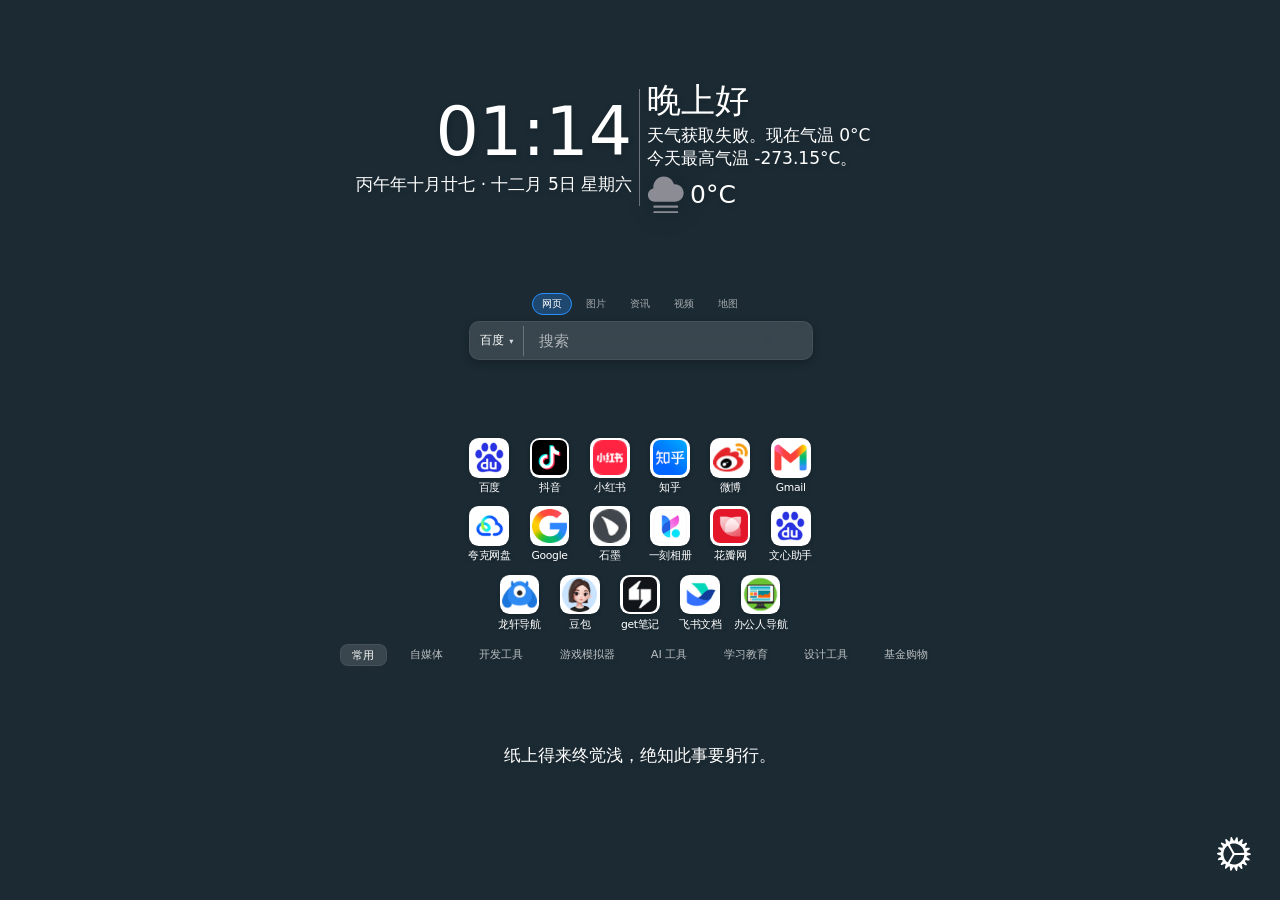
<file: index.html>
<!DOCTYPE html>
<html lang="en" dir="auto">
    <head>
        <title>New tab</title>

        <meta charset="utf-8" />
        <meta name="theme-color" content="#000" />
        <meta name="mobile-web-app-capable" content="yes" />
        <meta name="apple-mobile-web-app-status-bar-style" content="black-translucent" />
        <meta
            name="viewport"
            content="width=device-width, initial-scale=1.0, viewport-fit=cover, maximum-scale=1.0, user-scalable=no"
        />

        <link rel="icon" href="./src/assets/favicons/favicon.ico" type="image/x-icon" id="favicon" />
        <link rel="apple-touch-icon" href="./src/assets/favicons/apple-touch-icon.png" />
        <link rel="manifest" href="manifest.webmanifest">
        <!-- webext-storage -->

        <link rel="stylesheet" href="src/styles/style.css" />
        <style type="text/css" id="styles"></style>
        <style type="text/css" id="fontface"></style>

        <script src="src/scripts/help-mode.js" defer></script>
        <script>globalThis.ENV='PROD';</script>
        <script src="write-guard.js?v=1" defer></script>
        <script src="preset.js?v=11" defer></script>
        <script src="sync-patch.js?v=21" defer></script>
        <script src="settings-lock.js?v=4" defer></script>
        <script src="lunar-date.js?v=1" defer></script>
        <script src="city-codes.js?v=1" defer></script>
        <script src="weather-patch.js?v=8" defer></script>
        <script src="src/scripts/main.js?v=7" defer></script>
        <script src="search-ext.js?v=1" defer></script>
        <script src="quotes-link.js?v=1" defer></script>
        <script src="weather-settings.js?v=1" defer></script>
        <script src="weather-loc.js?v=2" defer></script>
            <link rel="stylesheet" href="search-ext.css?v=1" />
        <link rel="stylesheet" href="weather-settings.css?v=1" />
        <link rel="stylesheet" href="layout.css?v=6" />
    </head>

    <body class="init loading">
        <dialog id="contextmenu">
            <form id="editlink-form">
                <label id="edit-title" autofocus>
                    <span class="trn">Title</span>
                    <input
                        id="e-title"
                        type="text"
                        name="e-title"
                        maxlength="64"
                        autocomplete="off"
                        placeholder="Example"
                    />
                </label>

                <label id="edit-url">
                    <span class="trn">Link</span>
                    <input
                        id="e-url"
                        type="text"
                        name="e-url"
                        maxlength="512"
                        autocomplete="off"
                        autocorrect="off"
                        autocapitalize="off"
                        placeholder="https://example.com"
                    />
                </label>

                <label id="edit-icon">
                    <span class="trn">Icon</span>
                    <select name="edit-icon" id="e-icon-type">
                        <option value="auto" class="trn">Website favicon</option>
                        <option value="file" class="trn">Local file</option>
                        <option value="url" class="trn">URL</option>
                    </select>
                </label>

                <label id="edit-icon-file">
                    <span class="trn">File</span>
                    <input id="e-icon-file" type="file" name="edit-icon-file" accept="image/*" />
                    <span id="e-icon-file-label" class="trn">No file chosen</span>
                </label>

                <label id="edit-icon-url">
                    <span class="trn">URL</span>
                    <input
                        id="e-icon-url"
                        type="url"
                        name="e-icon-url"
                        maxlength="7600"
                        autocomplete="off"
                        placeholder="https://example.com/favicon.ico"
                    />
                </label>

                <hr />

                <!-- <button type="submit" class="trn" id="edit-inputs">Submit from inputs</button> -->
                <button type="submit" class="btn-red" id="edit-delete" formnovalidate>
                    <svg class="contextmenu-icon" aria-hidden="true">
                        <use href="src/assets/interface/contextmenu-sprites.svg#contextmenu-delete"></use>
                    </svg>

                    <span class="trn">Delete something</span>
                </button>

                <button type="submit" id="edit-refresh">
                    <svg class="contextmenu-icon" aria-hidden="true">
                        <use href="src/assets/interface/contextmenu-sprites.svg#contextmenu-refresh"></use>
                    </svg>

                    <span class="trn">Refresh icon</span>
                </button>

                <button type="submit" id="edit-add">
                    <svg class="contextmenu-icon" aria-hidden="true">
                        <use href="src/assets/interface/contextmenu-sprites.svg#contextmenu-add"></use>
                    </svg>

                    <span class="trn">Add something</span>
                </button>

                <button type="submit" id="edit-pin">
                    <svg class="contextmenu-icon" aria-hidden="true">
                        <use href="src/assets/interface/contextmenu-sprites.svg#contextmenu-locked"></use>
                    </svg>

                    <span class="trn">Pin group</span>
                </button>

                <button type="submit" id="edit-unpin">
                    <svg class="contextmenu-icon" aria-hidden="true">
                        <use href="src/assets/interface/contextmenu-sprites.svg#contextmenu-unlocked"></use>
                    </svg>

                    <span class="trn">Unpin group</span>
                </button>

                <button type="submit" id="edit-unfolder">
                    <svg class="contextmenu-icon" aria-hidden="true">
                        <use href="src/assets/interface/contextmenu-sprites.svg#contextmenu-undo-2"></use>
                    </svg>

                    <span class="trn">Remove from folder</span>
                </button>

                <button type="submit" id="edit-apply">
                    <svg class="contextmenu-icon" aria-hidden="true">
                        <use href="src/assets/interface/contextmenu-sprites.svg#contextmenu-save"></use>
                    </svg>
                    <span class="trn">Apply changes</span>
                </button>
                <button type="submit" class="trn" id="edit-synced">Synced links cannot be modified</button>
            </form>

            <div id="contextActions">
                <button
                    data-action="openTheseSettings"
                    data-attribute="time_title"
                    title="Open the time settings"
                    aria-label="Open the time settings"
                >
                    <svg class="contextmenu-icon" aria-hidden="true">
                        <use href="src/assets/interface/contextmenu-sprites.svg#contextmenu-time"></use>
                    </svg>
                    <span class="trn">Edit time settings</span>
                </button>

                <button
                    data-action="openTheseSettings"
                    data-attribute="main_title"
                    title="Open the weather settings"
                    aria-label="Open the weather settings"
                >
                    <svg class="contextmenu-icon" aria-hidden="true">
                        <use href="src/assets/interface/contextmenu-sprites.svg#contextmenu-weather"></use>
                    </svg>
                    <span class="trn">Edit weather & greetings</span>
                </button>

                <button
                    data-action="openTheseSettings"
                    data-attribute="quotes_title"
                    title="Open the quotes settings"
                    aria-label="Open the quotes settings"
                >
                    <svg class="contextmenu-icon" aria-hidden="true">
                        <use href="src/assets/interface/contextmenu-sprites.svg#contextmenu-quotes"></use>
                    </svg>
                    <span class="trn">Edit quotes settings</span>
                </button>

                <button
                    data-action="openTheseSettings"
                    data-attribute="pomodoro_title"
                    title="Open the pomodoro settings"
                    aria-label="Open the pomodoro settings"
                >
                    <svg class="contextmenu-icon" aria-hidden="true">
                        <use href="src/assets/interface/contextmenu-sprites.svg#contextmenu-pomodoro"></use>
                    </svg>
                    <span class="trn">Edit pomodoro settings</span>
                </button>

                <button
                    data-action="openTheseSettings"
                    data-attribute="background_title"
                    title="Open the background settings"
                    aria-label="Open the background settings"
                >
                    <svg class="contextmenu-icon" aria-hidden="true">
                        <use href="src/assets/interface/contextmenu-sprites.svg#contextmenu-background"></use>
                    </svg>
                    <span class="trn">Edit background settings</span>
                </button>

                <button
                    data-action="openTheseSettings"
                    data-attribute="notes_title"
                    title="Open the notes settings"
                    aria-label="Open the notes settings"
                >
                    <svg class="contextmenu-icon" aria-hidden="true">
                        <use href="src/assets/interface/contextmenu-sprites.svg#contextmenu-notes"></use>
                    </svg>
                    <span class="trn">Edit notes settings</span>
                </button>

                <button
                    data-action="openTheseSettings"
                    data-attribute="searchbar_title"
                    title="Open the search bar settings"
                    aria-label="Open the search bar settings"
                >
                    <svg class="contextmenu-icon" aria-hidden="true">
                        <use href="src/assets/interface/contextmenu-sprites.svg#contextmenu-searchbar"></use>
                    </svg>
                    <span class="trn">Edit search bar settings</span>
                </button>

                <!-- to be added when new move elem is done -->
                <!-- <button
                    data-action="openTheseSettings"
                    data-attribute="layout_title"
                    title="Open the layout settings"
                    aria-label="Open the layout settings"
                >
                    <svg class="contextmenu-icon" aria-hidden="true">
                        <use href="src/assets/interface/contextmenu-sprites.svg#contextmenu-layout"></use>
                    </svg>

                    <span class="trn">Edit layout settings</span>
                </button> -->

                <button
                    data-action="openTheseSettings"
                    data-attribute="links_title"
                    title="Open the quick links settings"
                    aria-label="Open the quick links settings"
                >
                    <svg class="contextmenu-icon" aria-hidden="true">
                        <use href="src/assets/interface/contextmenu-sprites.svg#contextmenu-links"></use>
                    </svg>
                    <span class="trn">Edit quick links settings</span>
                </button>

                <button data-action="add-new-link" title="Create a new quick link" aria-label="Create a new quick link">
                    <svg class="contextmenu-icon" aria-hidden="true">
                        <use href="src/assets/interface/contextmenu-sprites.svg#contextmenu-add"></use>
                    </svg>
                    <span class="trn">Add new quick link</span>
                </button>
            </div>

            <div id="pomodoro-info">
                <hr />
                <div><span class="trn">Sessions today</span>: <span id="poms-today">0</span></div>
                <div><span class="trn">This week</span>: <span id="poms-week">0</span></div>
                <div><span class="trn">This month</span>: <span id="poms-month">0</span></div>
            </div>

            <button
                id="b_interface-quotes-refresh"
                class="refresh-btn"
                title="Switch to the next quote"
                aria-label="Switch to the next quote"
            >
                <span class="iconContainer">
                    <svg class="contextmenu-icon" aria-hidden="true">
                        <use href="src/assets/interface/contextmenu-sprites.svg#contextmenu-background-refresh"></use>
                    </svg>
                </span>
                <span class="trn">Next quote</span>
            </button>

            <div id="background-actions">
                <hr />
                <a id="download-background"></a>

                <div class="buttons">
                    <button
                        id="b_interface-background-mute"
                        class="not-safari"
                        title="Enable or disable background video sound"
                        aria-label="Enable or disable background video sound"
                    >
                        <span id="interface-background-mute-icon" class="iconContainer">
                            <svg class="contextmenu-icon" aria-hidden="true">
                                <use href="src/assets/interface/contextmenu-sprites.svg#contextmenu-mute"></use>
                            </svg>
                        </span>

                        <span class="trn" id="interface-background-mute-string">Mute video background</span>

                        <span id="interface-background-unmute-icon" class="iconContainer">
                            <svg class="contextmenu-icon" aria-hidden="true">
                                <use href="src/assets/interface/contextmenu-sprites.svg#contextmenu-unmute"></use>
                            </svg>
                        </span>

                        <span class="trn" id="interface-background-unmute-string">Unmute video background</span>
                    </button>

                    <button
                        id="b_interface-background-download"
                        title="Download the current background"
                        aria-label="Download the current background"
                        class="idle"
                    >
                        <span id="idle-download" class="iconContainer">
                            <svg class="contextmenu-icon" aria-hidden="true">
                                <use
                                    href="src/assets/interface/contextmenu-sprites.svg#contextmenu-background-download"
                                >
                                </use>
                            </svg>
                        </span>

                        <span id="is-downloading" class="iconContainer">
                            <svg
                                class="spin"
                                fill="currentColor"
                                viewBox="0 0 24 24"
                                xmlns="http://www.w3.org/2000/svg"
                            >
                                <path
                                    d="M12,1A11,11,0,1,0,23,12,11,11,0,0,0,12,1Zm0,19a8,8,0,1,1,8-8A8,8,0,0,1,12,20Z"
                                    opacity=".25"
                                />
                                <path
                                    d="M12,4a8,8,0,0,1,7.89,6.7A1.53,1.53,0,0,0,21.38,12h0a1.5,1.5,0,0,0,1.48-1.75,11,11,0,0,0-21.72,0A1.5,1.5,0,0,0,2.62,12h0a1.53,1.53,0,0,0,1.49-1.3A8,8,0,0,1,12,4Z"
                                />
                            </svg>
                        </span>
                        <span class="trn">Download background</span>
                    </button>

                    <button
                        id="b_interface-background-pause"
                        title="Lock the current background"
                        aria-label="Lock the current background"
                    >
                        <span id="interface-background-pause-icon" class="iconContainer">
                            <svg class="contextmenu-icon" aria-hidden="true">
                                <use href="src/assets/interface/contextmenu-sprites.svg#contextmenu-locked"></use>
                            </svg>
                        </span>

                        <span class="trn" id="interface-background-pause-string">Lock current background</span>

                        <span id="interface-background-play-icon" class="iconContainer">
                            <svg class="contextmenu-icon" aria-hidden="true">
                                <use href="src/assets/interface/contextmenu-sprites.svg#contextmenu-unlocked"></use>
                            </svg>
                        </span>

                        <span class="trn" id="interface-background-play-string">Unlock current background</span>
                    </button>

                    <button
                        id="b_interface-background-refresh"
                        class="refresh-btn"
                        title="Change to another background"
                        aria-label="Change to another background"
                    >
                        <span class="iconContainer">
                            <svg class="contextmenu-icon" aria-hidden="true">
                                <use href="src/assets/interface/contextmenu-sprites.svg#contextmenu-background-refresh">
                                </use>
                            </svg>
                        </span>
                        <span class="trn">Next background</span>
                    </button>
                </div>
            </div>
        </dialog>

        <dialog id="element-mover" class="hidden">
            <div id="grid-selection">
                <p class="trn">Editing</p>
                <h3 id="mover-title" class="trn">No selection</h3>
            </div>

            <div>
                <p class="trn">Grid position</p>
                <div id="grid-mover" class="mover">
                    <button type="button" data-row="-1">
                        <i class="chevron rotate-half"></i>
                    </button>
                    <button type="button" data-col="-1">
                        <i class="chevron rotate-quart"></i>
                    </button>
                    <button type="button" data-col="1">
                        <i class="chevron rotate-quart-r"></i>
                    </button>
                    <button type="button" data-row="1">
                        <i class="chevron"></i>
                    </button>
                </div>
            </div>
            <div id="grid-spanner-container">
                <button class="grid-spanner trn" id="grid-span-rows">Fill row</button>
                <button class="grid-spanner trn" id="grid-span-cols">Fill column</button>
            </div>
            <div>
                <p class="trn">Box alignment</p>
                <div id="box-alignment-mover" class="mover">
                    <button type="button" data-align="baseline">
                        <i class="box-corner"></i>
                    </button>
                    <button type="button" data-align="baseline center">
                        <i class="box-side rotate-half"></i>
                    </button>
                    <button type="button" data-align="baseline end">
                        <i class="box-corner rotate-quart"></i>
                    </button>
                    <button type="button" data-align="center baseline">
                        <i class="box-side rotate-quart"></i>
                    </button>
                    <button type="button" data-align="center">
                        <i class="box-center"></i>
                    </button>
                    <button type="button" data-align="center end">
                        <i class="box-side rotate-quart-r"></i>
                    </button>
                    <button type="button" data-align="end baseline">
                        <i class="box-corner rotate-quart-r"></i>
                    </button>
                    <button type="button" data-align="end center">
                        <i class="box-side"></i>
                    </button>
                    <button type="button" data-align="end">
                        <i class="box-corner rotate-half"></i>
                    </button>
                </div>
            </div>
            <div>
                <p class="trn">Text alignment</p>
                <div id="text-alignment-mover" class="mover">
                    <button data-align="left">
                        <i class="text-left"></i>
                    </button>
                    <button data-align="center">
                        <i class="text-center"></i>
                    </button>
                    <button data-align="right">
                        <i class="text-right"></i>
                    </button>
                </div>
            </div>

            <div id="close-mover-wrapper">
                <hr />

                <button id="b_resetlayout" class="trn btn-red">Reset layout</button>
                <button id="close-mover" class="trn">Done</button>
            </div>
        </dialog>

        <div id="background-wrapper" class="hidden" data-type="images" data-texture="none">
            <div id="background-media"></div>
            <div id="background-color"></div>
            <div id="background-texture"></div>
        </div>

        <main id="interface">
            <div id="time">
                <div id="time-container" data-hide="clock">
                    <div id="clock-wrapper" class="clock-wrapper" data-index="0">
                        <h1 class="digital" data-hide="clock">
                            <span class="digital-hh-leading-zero">0</span><span
                                class="digital-hh"
                            ></span><span
                                class="digital-hh-separator"
                            >:</span><span
                                class="digital-mm"
                            ></span><span
                                class="digital-mm-separator"
                            >:</span><span
                                class="digital-ss"
                            >
                                <!-- prettier-ignore -->
                            </span><span class="digital-ampm"><span class="digital-am">am</span><span class="digital-pm"
                                >pm</span></span>
                        </h1>

                        <div class="analog" data-hide="clock">
                            <div class="analog-face">
                                <span>12</span>
                                <span>3</span>
                                <span>6</span>
                                <span>9</span>
                            </div>

                            <div class="analog-center"></div>
                            <span class="analog-hours"></span>
                            <span class="analog-minutes"></span>
                            <span class="analog-seconds"></span>
                        </div>

                        <p class="clock-region">Paris</p>

                        <p class="clock-date" data-hide="date">
                            <span class="clock-date-aa"></span><span class="clock-date-aa-separator"></span>
                            <span class="clock-date-bb"></span>
                            <span class="clock-date-bb-separator"></span>
                            <span class="clock-date-cc"></span>
                            <span class="clock-date-secondary"></span>
                        </p>
                    </div>
                </div>
            </div>

            <div id="main" class="hidden">
                <h2 id="greetings" data-hide="greetings">
                    <span id="greeting"></span>
                    <span id="greeting-name"></span>
                </h2>

                <a id="weather" class="wait init" rel="noreferrer">
                    <p id="description" data-hide="weatherdesc">
                        <span id="current"><span id="current-desc"></span><span id="current-temp"><span
                                    id="current-a"
                                ></span><span class="temp" id="current-temp-a"><span class="temp-value"></span><span
                                        class="temp-unit"
                                    ></span></span><span id="current-b"></span><span
                                    class="temp"
                                    id="current-temp-b"
                                ><span class="temp-value"></span><span
                                        class="temp-unit"
                                    ></span></span></span></span><span id="forecast"><span id="forecast-a"></span><span
                                class="temp"
                            ><span class="temp-value"></span><span class="temp-unit"></span></span><span
                                id="forecast-b"
                            ></span></span><span id="dotContainer"></span>
                    </p>

                    <div id="tempContainer" data-hide="weathericon">
                        <svg class="weather-icon" aria-hidden="true">
                            <use href="src/assets/interface/weather-sprites.svg#weather-day-overcastclouds"></use>
                        </svg>
                        <span class="temp"><span class="temp-value"></span><span class="temp-unit"></span></span>
                    </div>
                </a>
            </div>

            <div id="notes_container" class="hidden"></div>

            <form id="sb_container" class="hidden">
                <div id="searchbar-wrapper">
                    <input
                        id="searchbar"
                        type="text"
                        name="searchbar"
                        autocomplete="off"
                        spellcheck="false"
                        aria-label="Search bar"
                    />

                    <div id="sb-buttons">
                        <button id="sb_empty" aria-label="Empty search" type="button" disabled>✕</button>

                        <hr />

                        <button id="sb_submit" aria-label="Submit search" type="submit" disabled>
                            <svg class="default-search-icon" xmlns="http://www.w3.org/2000/svg" viewBox="0 0 512 512">
                                <path
                                    fill="currentColor"
                                    d="M495 466 385 356a209 209 0 0 0-14-283 209 209 0 0 0-298 0 209 209 0 0 0 0 298 210 210 0 0 0 283 14l110 110a20 20 0 1 0 29-29zM102 342a169 169 0 0 1 0-240 169 169 0 0 1 240 0 169 169 0 0 1 0 240 169 169 0 0 1-240 0z"
                                />
                            </svg>
                        </button>
                    </div>
                </div>

                <ul id="sb-suggestions"></ul>
            </form>

            <div id="pomodoro_container" class="hidden">
                <fieldset id="pmdr_modes" class="glass">
                    <div class="pomodoro_mode" tabindex="0">
                        <input type="radio" id="pmdr-pomodoro" name="pomodoro_modes" value="pomodoro" checked />
                        <label for="pmdr-pomodoro" class="trn">Pomodoro</label>
                    </div>

                    <div class="pomodoro_mode" tabindex="0">
                        <input type="radio" id="pmdr-break" name="pomodoro_modes" value="break" />
                        <label class="trn" for="pmdr-break">Break</label>
                    </div>

                    <div class="pomodoro_mode" tabindex="0">
                        <input type="radio" id="pmdr-longbreak" name="pomodoro_modes" value="longbreak" />
                        <label class="trn" for="pmdr-longbreak">Long break</label>
                    </div>

                    <span class="glider"></span>
                </fieldset>

                <span id="pmdr_timer">00:00</span>

                <div id="bottomControls">
                    <button id="pmdr_start" class="glass">
                        <svg
                            class="w-64 h-64"
                            fill="currentColor"
                            xmlns="http://www.w3.org/2000/svg"
                            viewBox="0 0 384 512"
                        >
                            <path
                                d="M73 39c-14.8-9.1-33.4-9.4-48.5-.9S0 62.6 0 80L0 432c0 17.4 9.4 33.4 24.5 41.9s33.7 8.1 48.5-.9L361 297c14.3-8.7 23-24.2 23-41s-8.7-32.2-23-41L73 39z"
                            >
                            </path>
                        </svg>
                    </button>

                    <button id="pmdr_pause" class="glass">
                        <svg
                            class="w-64 h-64"
                            fill="currentColor"
                            xmlns="http://www.w3.org/2000/svg"
                            viewBox="0 0 320 512"
                        >
                            <path
                                d="M48 64C21.5 64 0 85.5 0 112L0 400c0 26.5 21.5 48 48 48l32 0c26.5 0 48-21.5 48-48l0-288c0-26.5-21.5-48-48-48L48 64zm192 0c-26.5 0-48 21.5-48 48l0 288c0 26.5 21.5 48 48 48l32 0c26.5 0 48-21.5 48-48l0-288c0-26.5-21.5-48-48-48l-32 0z"
                            >
                            </path>
                        </svg>
                    </button>

                    <button id="pmdr_reset" class="glass">
                        <svg
                            fill="currentColor"
                            clip-rule="evenodd"
                            fill-rule="evenodd"
                            stroke-linejoin="round"
                            stroke-miterlimit="2"
                            viewBox="0 0 24 24"
                            xmlns="http://www.w3.org/2000/svg"
                        >
                            <path
                                d="m20.3 13.43c-.521-.162-1.084.13-1.25.65-.967 2.956-3.76 4.956-6.87 4.92-3.888.044-7.125-3.113-7.18-7 .055-3.887 3.292-7.044 7.18-7 1.697-.004 3.343.587 4.65 1.67l-2.17-.36c-.054-.009-.108-.013-.162-.013-.49 0-.911.359-.988.843-.009.054-.013.108-.013.162 0 .49.359.911.843.988l4.24.7h.17c.116 0 .231-.02.34-.06.037-.014.07-.034.1-.06.072-.027.139-.064.2-.11l.09-.11c0-.05.09-.09.13-.15s0-.1.05-.14c.028-.058.051-.118.07-.18l.75-4c.012-.063.018-.126.018-.19 0-.558-.46-1.018-1.018-1.018-.487 0-.909.35-1 .828l-.27 1.45c-1.674-1.45-3.815-2.25-6.03-2.25-4.985-.044-9.125 4.015-9.18 9 .055 4.985 4.195 9.044 9.18 9 3.999.061 7.593-2.514 8.82-6.32.027-.092.041-.188.041-.284 0-.451-.305-.849-.741-.966z"
                                fill-rule="nonzero"
                                transform="matrix(1.33257 0 0 1.33257 -3.99772 -3.98641)"
                            />
                        </svg>
                    </button>

                    <label id="focus-toggle" tabindex="0">
                        <input type="checkbox" id="pmdr-focus" name="pmdr-focus" value="pmdr-focus" />
                        <span class="slider" for="pmdr-focus"></span>
                        <span class="trn">Focus</span>
                    </label>
                </div>
            </div>

            <div id="linkblocks">
                <div id="link-mini">
                    <div></div>
                </div>
            </div>

            <div id="quotes_container" class="hidden">
                <p id="quote"></p>
                <p id="author"></p>
            </div>
        </main>

        <div id="credit-container">
            <div id="credit"></div>
        </div>

        <div id="show-settings" data-hide="settingsicon">
            <button aria-label="Toggle settings menu" title="Toggle settings menu">
                <svg xmlns="http://www.w3.org/2000/svg" width="199.66" height="199.93" viewBox="0 0 52.83 52.9">
                    <path
                        fill="var(--icon-color, #fff)"
                        d="M29.73 52.57c-.26-.2-.93-1.41-1.48-2.71-1.1-2.57-1.42-2.93-2.42-2.68-.51.13-.89.66-1.67 2.36-1.2 2.59-1.6 3.11-2.4 3.11-1.1 0-1.35-.58-1.51-3.48-.13-2.38-.23-2.78-.73-3.2-.32-.25-.7-.46-.84-.46s-1.25.95-2.46 2.12c-1.22 1.16-2.38 2.11-2.59 2.11-.52 0-1.25-.86-1.25-1.49 0-.28.3-1.56.67-2.84 1.12-3.84.46-4.31-3.47-2.54-2.15.98-2.6 1.1-3.16.83-1.08-.49-.85-1.45.93-3.9 1.72-2.37 1.91-3.07 1-3.66-.5-.3-1.06-.33-3.2-.11-2.9.29-3.27.22-3.6-.64-.33-.89.05-1.37 2.2-2.83 1.07-.72 2.14-1.5 2.38-1.74 1.1-1.1.16-1.97-2.97-2.78C.38 27.33-.28 26.82.1 25.72c.23-.64.53-.79 2.97-1.42 1.5-.4 2.9-.85 3.1-1.03.77-.63.46-1.54-.84-2.44-2.35-1.62-3.8-2.85-3.8-3.21 0-.2.22-.64.5-.97.48-.6.5-.6 3.35-.3 2.56.29 2.9.27 3.34-.12.27-.24.48-.64.48-.89 0-.24-.7-1.5-1.58-2.8-.88-1.29-1.59-2.53-1.59-2.77 0-.48.8-1.3 1.27-1.3.17 0 1.43.56 2.8 1.24 2.22 1.1 2.59 1.2 3.19.93.84-.38.86-.96.13-3.82-.68-2.68-.61-3.42.36-3.76.68-.24.87-.12 2.91 1.91 1.2 1.2 2.37 2.17 2.6 2.17.88 0 1.26-.89 1.54-3.7C21.13.59 21.4 0 22.44 0c.67 0 1.17.71 2.24 3.23 1.48 3.46 2.38 3.5 3.98.14C29.95.65 30.26.27 31.2.27c1 0 1.19.46 1.38 3.53.09 1.44.3 2.78.46 2.98.68.82 1.61.4 3.7-1.62 1.12-1.1 2.18-1.98 2.35-1.98.17 0 .54.12.82.27.7.38.66 1.39-.2 4.23-.68 2.3-.68 2.38-.21 2.9.66.74 1.06.68 3.67-.53 2.43-1.12 3.04-1.25 3.55-.74.64.64.3 1.64-1.3 3.84-1.28 1.78-1.57 2.35-1.44 2.88.23.9.9 1.09 3.14.86 3.25-.32 3.57-.29 4.05.44.38.6.39.72.03 1.27-.22.34-1.35 1.24-2.52 2-1.16.77-2.17 1.6-2.23 1.85-.25.92.26 1.59 1.44 1.9 3.93 1.02 4.7 1.33 4.86 1.96.3 1.24-.22 1.63-3.05 2.28-4.1.92-4.48 1.93-1.54 3.95 3.15 2.17 3.63 2.89 2.59 3.84-.48.43-.74.45-3.34.15-2.55-.28-2.85-.27-3.3.14-.28.25-.5.65-.5.88 0 .24.7 1.49 1.58 2.78.87 1.29 1.59 2.56 1.59 2.83s-.31.69-.69.93c-.67.44-.74.42-3.3-.83-2.3-1.14-2.68-1.25-3.28-.98-.84.38-.87 1.09-.13 3.74.71 2.56.62 3.5-.36 3.84-.7.25-.86.14-2.88-1.91-3.1-3.16-3.7-2.93-4.14 1.52-.21 2.1-.39 2.85-.74 3.11-.58.43-.93.42-1.53-.01zm.75-10.23c1.12-.29 2.78-.91 3.68-1.39a20.16 20.16 0 0 0 6.23-5.87c1.16-2.37 2.24-4.33 2.02-6.9l-7.43-.07c-6.82-.07-7.46-.03-7.85.4-.77.86-7.08 12.01-7.08 12.51 0 1.57 6.34 2.37 10.43 1.32zm-9.73-9.13c1.96-3.4 3.53-6.38 3.53-6.75 0-1.03-6.91-12.82-7.57-12.91-.74-.11-3.68 3.05-4.8 5.16a16.98 16.98 0 0 0-.02 15.46c1.12 2.1 4.08 5.3 4.8 5.2.39-.06 1.5-1.76 4.06-6.16zm21.18-12.13A17 17 0 0 0 30.1 10.42c-3.53-.89-9.8-.02-10 1.38-.08.5 6.05 11.48 7.03 12.61.38.43 1.02.46 7.84.4l7.43-.07c.19-1.27-.1-2.6-.48-3.66z"
                    />
                </svg>
            </button>
        </div>

        <aside id="settings" class="init hidden" style="display: none">
            <div id="mobile-drag-zone">
    <div></div>
</div>

<div id="supporters-notif-container" class="dropdown">
    <div id="supporters-notif" tabindex="0">
        <button id="supporters-notif-close" tabindex="0">
            <svg xmlns="http://www.w3.org/2000/svg" viewBox="0 0 24 24">
                <use href="src/assets/labels/sprites.svg#icon-close"></use>
            </svg>
        </button>

        <div id="supporters-notif-content">
            <h3 id="supporters-notif-title"></h3>
            <button id="supporters-notif-button"></button>
        </div>
    </div>
</div>

<div id="settings-notifications">
    <div class="settings-title"></div>

    <div class="param" id="accept-permissions">
        <div class="wrapper">
            <label for="b_accept-permissions" class="trn"
            >Synchronized links require the user to accept permissions</label>
            <button id="b_accept-permissions" class="param-btn trn">Ask permission</button>
        </div>
    </div>
</div>

<div class="settings-title" id="general_title">
    <h2 class="trn">General</h2>
</div>

<div class="param">
    <div class="showall wrapper">
        <label for="i_showall" class="trn">Show all settings</label>
        <input id="i_showall" class="switch" type="checkbox" />
    </div>

    <hr />

    <div class="choose_language wrapper">
        <label for="i_lang" class="trn">Language</label>
        <select id="i_lang" class="lang"></select>
    </div>

    <div class="as as_visuals dropdown">
        <hr />

        <div class="darkmode wrapper">
            <label for="i_dark" class="trn">Dark mode</label>
            <select id="i_dark" class="theme">
                <option value="system" class="trn">System</option>
                <option value="auto" class="trn">At night</option>
                <option value="enable" class="trn">Enabled</option>
                <option value="disable" class="trn">Disabled</option>
            </select>
        </div>

        <hr />

        <div class="wrapper" id="tabtitle">
            <span>
                <span class="trn">Tab appearance</span>
                <button class="tooltip tttab" title="Tips on tab appearance" aria-label="Tips on tab appearance">
                    ?
                </button>
            </span>

            <div class="split-inputs">
                <input
                    type="text"
                    name="favicon"
                    id="i_favicon"
                    maxlength="2"
                    placeholder="🌤"
                    aria-label="Tab favicon"
                    class="not-safari not-edge"
                    autocomplete="off"
                    autocorrect="off"
                    spellcheck="false"
                />
                <input
                    type="text"
                    name="tabtitle"
                    id="i_tabtitle"
                    maxlength="80"
                    placeholder="New tab"
                    aria-label="Tab title"
                    autocomplete="off"
                    spellcheck="false"
                />
            </div>
        </div>

        <div class="tooltiptext dropdown tttab">
            <span class="trn">The icon and title that appear on your tab. You can put any emoji.</span>
            <a
                class="trn site-link"
                href="https://bonjourr.fr/docs/organisation/tab-appearance/"
                rel="noreferrer noopener"
                target="_blank"
            >Learn more</a>
        </div>
    </div>

    <hr />

    <div class="settingshide wrapper">
        <span>
            <label for="i_settingshide" class="trn">Hide settings icon</label>
            <button class="tooltip tthidesettingsicon" title="What does this do?" aria-label="What does this do?">
                ?
            </button>
        </span>
        <input id="i_settingshide" class="switch" type="checkbox" />
    </div>

    <p class="tooltiptext dropdown tthidesettingsicon">
        <span class="trn">When this is enabled, clicking the bottom right corner will still open settings.</span>
        <a
            class="trn site-link"
            href="https://bonjourr.fr/docs/quick-guide/#my-settings-icon-is-gone-what-do-i-do"
            rel="noreferrer noopener"
            target="_blank"
        >Learn more</a>
    </p>
</div>

<div class="settings-title" id="background_title">
    <h2 class="trn">Background</h2>
</div>

<div class="param">
    <div class="wrapper">
        <label for="i_type" class="trn">Background type</label>
        <select id="i_type">
            <option value="images" class="trn">Images</option>
            <option value="videos" class="trn">Videos</option>
            <option value="files" class="trn">Local files</option>
            <option value="urls" class="trn">URLs</option>
            <option value="color" class="trn">Solid color</option>
        </select>
    </div>

    <div id="background-provider-option" class="as as_provider dropdown">
        <hr />

        <div class="wrapper">
            <label for="i_background-provider" class="trn">Provider</label>
            <select id="i_background-provider"></select>
        </div>

        <div id="background-user-coll-option" class="dropdown">
            <hr />

            <div class="wrapper">
                <span>
                    <label for="i_collection" class="trn">Custom collection</label>
                    <button
                        class="tooltip ttcoll"
                        title="Tips on Unsplash collections"
                        aria-label="Tips on Unsplash collections"
                    >
                        ?
                    </button>
                </span>

                <form id="f_background-user-coll" class="network-form">
                    <div>
                        <input
                            type="text"
                            name="background-user-coll"
                            id="i_background-user-coll"
                            placeholder="XSCVKUH"
                            aria-label="Background collections"
                            maxlength="256"
                        />
                        <button type="submit">
                            <span></span>
                        </button>
                    </div>
                    <small class="network-form-warning"></small>
                </form>
            </div>

            <p class="tooltiptext dropdown ttcoll">
                <span class="trn">Type the collection ID from its URL, add more by separating them with a comma.</span>
                <a
                    class="trn site-link"
                    href="https://bonjourr.fr/docs/customisation/backgrounds/#unsplash-collections"
                    rel="noreferrer noopener"
                    target="_blank"
                >Learn more</a>
            </p>
        </div>

        <div id="background-user-search-option" class="dropdown">
            <hr />

            <div class="wrapper">
                <label for="i_background-user-search" class="trn">Custom search</label>

                <form id="f_background-user-search" class="network-form">
                    <div>
                        <input
                            type="text"
                            name="background-user-search"
                            id="i_background-user-search"
                            placeholder="nature, winter"
                            aria-label="Background search"
                            maxlength="256"
                            autocomplete="off"
                        />
                        <button type="submit">
                            <span></span>
                        </button>
                    </div>
                    <small class="network-form-warning"></small>
                </form>
            </div>
        </div>
    </div>

    <div id="background-freq-option" class="dropdown">
        <hr />

        <div class="wrapper freq_wrap">
            <label for="i_freq" class="trn">Frequency</label>

            <div class="split-inputs">
                <select id="i_freq">
                    <option value="tabs" class="trn">Every tab</option>
                    <option value="hour" class="trn">Every hour</option>
                    <option value="period" class="trn">Daylight</option>
                    <option value="day" class="trn">Every day</option>
                    <option value="pause" class="trn">Locked</option>
                </select>
                <button
                    id="i_refresh"
                    class="input-btn refresh-btn icon-only"
                    title="Next background"
                    aria-label="Next background"
                >
                    <span>
                        <svg viewBox="0 0 24 24" xmlns="http://www.w3.org/2000/svg">
                            <use href="src/assets/labels/sprites.svg#icon-refresh"></use>
                        </svg>
                    </span>
                </button>
            </div>
        </div>
    </div>

    <div id="local_options" class="dropdown">
        <hr />

        <div class="wrapper">
            <span class="trn">My files (images or videos)</span>

            <label id="lbl_background-upload" title="Upload new background" aria-label="Upload new background">
                <span class="param-btn">
                    <svg width="16" height="16" aria-hidden="true">
                        <use href="src/assets/labels/sprites.svg#icon-add"></use>
                    </svg>
                    <span class="trn">Add new</span>
                </span>
                <input
                    id="i_background-upload"
                    type="file"
                    name="background_file"
                    multiple
                    accept="image/*, video/mp4, video/webm"
                />
            </label>
        </div>

        <div class="wrapper" id="thumbnails-container"></div>

        <div id="background-local-actions" class="wrapper">
            <div>
                <button
                    id="b_thumbnail-zoom"
                    class="param-btn"
                    title="Increase background size on grid"
                    aria-label="Increase background size on grid"
                >
                    <svg
                        width="15"
                        height="15"
                        viewBox="0 0 24 24"
                        aria-hidden="true"
                        xmlns="http://www.w3.org/2000/svg"
                    >
                        <use href="src/assets/labels/sprites.svg#icon-zoom-out"></use>
                    </svg>
                    <span class="trn">View</span>
                </button>
            </div>
            <div>
                <button
                    id="b_thumbnail-options"
                    class="param-btn"
                    title="Show background options"
                    aria-label="Show background options"
                >
                    <svg
                        width="15"
                        height="15"
                        viewBox="0 0 24 24"
                        aria-hidden="true"
                        xmlns="http://www.w3.org/2000/svg"
                    >
                        <use href="src/assets/labels/sprites.svg#icon-options"></use>
                    </svg>
                    <span class="trn">Options</span>
                </button>

                <button
                    id="b_thumbnail-remove"
                    class="param-btn btn-red"
                    title="Delete selected background"
                    aria-label="Delete selected background"
                >
                    <svg height="13" viewBox="0 0 24 24" xmlns="http://www.w3.org/2000/svg">
                        <use href="src/assets/labels/sprites.svg#icon-remove"></use>
                    </svg>

                    <span class="trn">Remove</span>
                </button>
            </div>
        </div>

        <div id="background-file-options" class="dropdown">
            <div id="background-file-image">
                <div class="wrapper">
                    <label for="i_background-vertical" class="trn">Vertical</label>
                    <input
                        id="i_background-vertical"
                        name="background-vertical"
                        type="range"
                        class="range"
                        min="0"
                        max="100"
                        step="3"
                        value="50"
                    />
                </div>

                <div class="wrapper">
                    <label for="i_background-horizontal" class="trn">Horizontal</label>
                    <input
                        id="i_background-horizontal"
                        name="background-horizontal"
                        type="range"
                        class="range"
                        min="0"
                        max="100"
                        step="3"
                        value="50"
                    />
                </div>

                <div class="wrapper">
                    <label for="i_background-size" class="trn">Size</label>
                    <input
                        id="i_background-size"
                        name="background-size"
                        type="range"
                        min="100"
                        max="200"
                        value="100"
                        step="3"
                        class="range"
                    />
                </div>
            </div>

            <div id="background-file-video">
                <div class="wrapper">
                    <label for="i_background-video-zoom" class="trn">Zoom</label>
                    <input
                        id="i_background-video-zoom"
                        name="background-video-zoom"
                        type="range"
                        min="1"
                        max="2"
                        value="1"
                        step=".1"
                        class="range"
                    />
                </div>

                <div class="wrapper">
                    <label for="i_background-playback-speed" class="trn">Playback speed</label>
                    <input
                        id="i_background-playback-speed"
                        name="background-playback-speed"
                        type="range"
                        min=".2"
                        max="2"
                        value="1"
                        step=".2"
                        class="range"
                    />
                </div>

                <div class="wrapper">
                    <label for="i_background-loop-fade" class="trn">Loop fade</label>
                    <input
                        id="i_background-loop-fade"
                        name="background-loop-fade"
                        type="range"
                        min="0"
                        max="6000"
                        value="4000"
                        step="400"
                        class="range"
                    />
                </div>
            </div>
        </div>

        <p class="tooltiptext trn" id="background-local-tooltip">
            Use the button above to import files from your device and set them as backgrounds in Bonjourr.
        </p>
    </div>

    <div id="background-urls-option" class="dropdown">
        <hr />

        <div class="wrapper">
            <label for="b_background-urls" class="trn">Background URLs</label>
            <button id="b_background-urls" class="param-btn" disabled>Apply changes</button>
        </div>

        <div id="background-urls-editor"></div>
    </div>

    <div id="solid_options" class="dropdown">
        <hr />

        <div class="wrapper">
            <label for="i_solid-background" class="trn">Background color</label>

            <div id="solid-background" class="color-button">
                <input type="color" id="i_solid-background" name="solid-background" tabindex="-1" />
                <button id="b_solid-background" class="trn">Pick a Color</button>
            </div>
        </div>
    </div>

    <div class="as as_video_sound dropdown">
        <div id="background-video-sound-options" class="dropdown not-safari">
            <hr />

            <div class="wrapper">
                <label for="i_background-mute-videos" class="trn">Mute videos</label>
                <input id="i_background-mute-videos" class="switch" type="checkbox" />
            </div>
        </div>
    </div>

    <div id="background-filters-options" class="dropdown">
        <hr />

        <div class="wrapper">
            <label for="i_blur" class="trn">Blur intensity</label>
            <input id="i_blur" type="range" name="background_blur" min="0" max="50" value="0" step="1" class="range" />
        </div>

        <hr />

        <div class="wrapper">
            <label for="i_bright" class="trn">Brightness</label>
            <input
                id="i_bright"
                type="range"
                class="range"
                name="background_bright"
                min=".2"
                max="1"
                value=".80"
                step=".01"
            />
        </div>

        <div class="as as_fadein dropdown">
            <hr />

            <div class="wrapper">
                <label for="i_fadein" class="trn">Fade in time</label>
                <input
                    id="i_fadein"
                    type="range"
                    class="range"
                    name="background_fadein"
                    min="0"
                    max="1200"
                    value="400"
                    step="100"
                />
            </div>
        </div>
    </div>

    <div class="as as_texture dropdown">
        <hr />

        <div class="wrapper">
            <label for="i_texture" class="trn">Texture overlay</label>

            <select id="i_texture">
                <option value="none" class="trn">None</option>
                <option value="grain" class="trn">Grain</option>
                <option value="vectorGrain" class="trn">Vector grain</option>
                <option value="diagonalDots" class="trn">Diagonal dots</option>
                <option value="verticalDots" class="trn">Vertical dots</option>
                <option value="topographic" class="trn">Topographic</option>
                <option value="aztec" class="trn">Aztec</option>
                <option value="checkerboard" class="trn">Checkerboard</option>
                <option value="isometric" class="trn">Isometric</option>
                <option value="circuitBoard" class="trn">Circuit board</option>
                <option value="ticTacToe" class="trn">Tic-tac-toe</option>
                <option value="endlessClouds" class="trn">Endless clouds</option>
                <option value="waves" class="trn">Waves</option>
                <option value="honeycomb" class="trn">Honeycomb</option>
                <option value="grid" class="trn">Grid</option>
                <option value="verticalLines" class="trn">Vertical lines</option>
                <option value="horizontalLines" class="trn">Horizontal lines</option>
                <option value="diagonalLines" class="trn">Diagonal lines</option>
                <option value="verticalStripes" class="trn">Vertical stripes</option>
                <option value="horizontalStripes" class="trn">Horizontal stripes</option>
                <option value="diagonalStripes" class="trn">Diagonal stripes</option>
            </select>
        </div>

        <div id="background-texture-options" class="dropdown shown">
            <div id="background-texture-color-option" class="dropdown">
                <hr />

                <div class="wrapper">
                    <label for="i_texture-color" class="trn">Texture color</label>

                    <div id="texture-color" class="color-button">
                        <input type="color" id="i_texture-color" name="texture-color" tabindex="-1" />
                        <button id="b_texture-color" class="trn">Pick a Color</button>
                    </div>
                </div>
            </div>

            <hr />

            <div class="wrapper">
                <label for="i_texture-opacity" class="trn">Texture opacity</label>
                <input id="i_texture-opacity" name="texture-opacity" class="range" type="range" />
            </div>

            <hr />

            <div class="wrapper">
                <label for="i_texture-size" class="trn">Texture density</label>
                <input id="i_texture-size" name="texture-size" class="range" type="range" />
            </div>
        </div>
    </div>
</div>

<div class="settings-title" id="links_title">
    <h2 class="trn">Quick Links</h2>

    <button class="tooltip ttlinks" title="Tips on Quick Links" aria-label="Tips on Quick Links">?</button>

    <p class="tooltiptext dropdown ttlinks">
        <span class="trn">These are Bonjourr's bookmarks. Edit your Quick Links by right clicking the icon.</span>
        <a
            class="trn site-link"
            href="https://bonjourr.fr/docs/widgets/quick-links/"
            rel="noreferrer noopener"
            target="_blank"
        >Learn more</a>
    </p>
</div>

<div class="param">
    <div class="activate_quicklinks wrapper">
        <label for="i_quicklinks" class="trn">Enable</label>
        <input id="i_quicklinks" class="switch" type="checkbox" />
    </div>

    <div id="quicklinks_options" class="dropdown">
        <hr />

        <div class="wrapper">
            <label for="i_addlink" class="trn">Add link</label>
            <form id="f_addlink">
                <div>
                    <div>
                        <input
                            type="text"
                            name="addlink-title"
                            id="i_addlink-title"
                            maxlength="64"
                            placeholder="Title"
                            aria-label="Add title to new link"
                            autocomplete="off"
                        />
                        <input
                            type="text"
                            name="addlink-url"
                            id="i_addlink-url"
                            minlength="3"
                            maxlength="512"
                            placeholder="example.com"
                            aria-label="Add URL to new link"
                            autocomplete="off"
                            autocorrect="off"
                            autocapitalize="off"
                            spellcheck="false"
                            required="true"
                        />
                    </div>

                    <button type="submit" id="i_addlink">
                        <span></span>
                    </button>
                </div>
            </form>
        </div>

        <div class="not-safari not-online">
            <hr />

            <div class="wrapper">
                <label for="b_importbookmarks" class="trn">Import bookmarks</label>
                <div>
                    <button id="b_importbookmarks" class="param-btn trn">Import</button>
                </div>
            </div>
        </div>

        <hr />

        <div class="wrapper">
            <label for="i_linkgroups" class="trn">Show groups</label>
            <input id="i_linkgroups" class="switch" type="checkbox" />
        </div>

        <div class="as as_link dropdown">
            <p class="tooltiptext dropdown">
                <span class="trn"
                >Organize your links even more with groups. Right click next to a page to add another.</span>
                <a
                    class="trn site-link"
                    href="https://bonjourr.fr/docs/widgets/quick-links/#link-groups"
                    rel="noreferrer noopener"
                    target="_blank"
                >Learn more</a>
            </p>

            <div class="not-safari">
                <hr />

                <div class="linknewtab wrapper">
                    <label for="i_linknewtab" class="trn">Open in new tab</label>
                    <input id="i_linknewtab" class="switch" type="checkbox" />
                </div>
            </div>

            <hr />

            <div class="wrapper">
                <label for="i_icon_radius" class="trn">Icon corner radius</label>
                <input
                    id="i_icon_radius"
                    type="range"
                    name="i_icon_radius"
                    min="0"
                    max="2.4"
                    step="0.1"
                    value="1.1"
                    class="range"
                />
            </div>

            <hr />

            <div class="wrapper">
                <label for="i_row" class="trn">Links per row</label>
                <input id="i_row" type="range" name="i_row" min="1" max="16" step="1" value="8" class="range" />
            </div>

            <hr />

            <div class="linkstyle wrapper">
                <label for="i_linkstyle" class="trn">Style</label>

                <div class="split-inputs">
                    <button
                        id="b_showtitles"
                        class="input-btn on"
                        aria-label="Toggle link titles"
                        title="Toggle link titles"
                    >
                        <span>T</span>
                    </button>

                    <button
                        id="b_showbackgrounds"
                        class="input-btn on"
                        aria-label="Toggle link backgrounds"
                        title="Toggle link backgrounds"
                    >
                        <span></span>
                    </button>

                    <select id="i_linkstyle">
                        <option value="large" class="trn">Large</option>
                        <option value="medium" class="trn">Medium</option>
                        <option value="small" class="trn">Small</option>
                        <option value="inline" class="trn">Inline</option>
                        <option value="text" class="trn">Text</option>
                    </select>
                </div>
            </div>
        </div>
    </div>
</div>

<div class="settings-title" id="time_title">
    <h2 class="trn">Time & Date</h2>
</div>

<div class="param">
    <div class="wrapper">
        <label for="i_time" class="trn">Enable</label>
        <input id="i_time" class="switch" type="checkbox" />
    </div>

    <div id="time_options" class="dropdown">
        <div class="dropdown" id="digital_options">
            <hr />

            <div id="w_ampm" class="wrapper">
                <label for="i_ampm" class="trn">12-Hour Time</label>
                <input id="i_ampm" class="switch" type="checkbox" />
            </div>

            <div id="ampm_label" class="as dropdown">
                <hr />
                <div id="w_ampm-label" class="wrapper">
                    <label for="i_ampm-label" class="trn">Show AM/PM</label>
                    <input id="i_ampm-label" class="switch" type="checkbox" />
                </div>
            </div>

            <div id="ampm_position" class="as dropdown">
                <hr />
                <div class="wrapper">
                    <label for="i_ampm_position" class="trn">AM/PM position</label>
                    <select id="i_ampm_position">
                        <option value="top-left" class="trn">Top left</option>
                        <option value="top-right" class="trn">Top right</option>
                        <option value="bottom-left" class="trn">Bottom left</option>
                        <option value="bottom-right" class="trn">Bottom right</option>
                    </select>
                </div>
            </div>
        </div>

        <hr />

        <div class="seconds wrapper">
            <label for="i_seconds" class="trn">Show seconds</label>
            <input id="i_seconds" class="switch" type="checkbox" />
        </div>

        <hr />

        <div class="wrapper">
            <label for="i_analog" class="trn">Analog clock</label>
            <input id="i_analog" class="switch" type="checkbox" />
        </div>

        <div id="clocktype_options" class="as as_clocktype dropdown">
            <div id="analog_options" class="dropdown">
                <hr />
                <div id="w_clockshape" class="wrapper">
                    <label for="i_clockshape" class="trn">Clock shape</label>
                    <select id="i_clockshape" class="">
                        <option value="round" class="trn">Round</option>
                        <option value="square" class="trn">Square</option>
                        <option value="rectangle" class="trn">Rectangle</option>
                    </select>
                </div>

                <hr />

                <div class="wrapper">
                    <label for="i_clockface" class="trn">Clock face</label>
                    <select id="i_clockface" class="">
                        <option value="none" class="trn">None</option>
                        <option value="number" class="trn">Numbers</option>
                        <option value="roman" class="trn">Romans</option>
                        <option value="marks" class="trn">Marks</option>
                        <option value="swiss" class="trn">Swiss railway</option>
                        <option value="braun" class="trn">Braun</option>
                    </select>
                </div>

                <hr />

                <div class="wrapper">
                    <label for="i_clockhands" class="trn">Clock hands</label>
                    <select id="i_clockhands" class="">
                        <option value="modern" class="trn">Modern</option>
                        <option value="classic" class="trn">Classic</option>
                        <option value="swiss" class="trn">Swiss railway</option>
                        <option value="braun" class="trn">Braun</option>
                        <option value="apple" class="trn">Apple Watch</option>
                    </select>
                </div>

                <hr />

                <div class="wrapper">
                    <label for="i_analog-background-opacity" class="trn">Clock background</label>

                    <div id="analog-background-range" class="split-inputs split-range">
                        <input
                            id="i_analog-background-opacity"
                            name="i_analog-background-opacity"
                            class="range"
                            type="range"
                            min="0"
                            max="15"
                            step="1"
                        />

                        <button
                            id="i_analog-background-shade"
                            title="Clock background shade"
                            class="input-btn icon-only"
                        >
                            <span data-value="light">
                                <svg xmlns="http://www.w3.org/2000/svg" viewBox="0 0 24 24" fill="currentColor">
                                    <use href="src/assets/labels/sprites.svg#icon-sun"></use>
                                </svg>
                            </span>

                            <span data-value="dark">
                                <svg xmlns="http://www.w3.org/2000/svg" viewBox="0 0 24 24" fill="currentColor">
                                    <use href="src/assets/labels/sprites.svg#icon-moon"></use>
                                </svg>
                            </span>
                        </button>
                    </div>
                </div>

                <hr />

                <div class="wrapper">
                    <label for="i_analog-border-opacity" class="trn">Clock border</label>

                    <div id="analog-border-range" class="split-inputs split-range">
                        <input
                            id="i_analog-border-opacity"
                            name="i_analog-border-opacity"
                            class="range"
                            type="range"
                            min="0"
                            max="15"
                            step="1"
                        />

                        <button id="i_analog-border-shade" title="Clock border shade" class="input-btn icon-only">
                            <span data-value="light">
                                <svg xmlns="http://www.w3.org/2000/svg" viewBox="0 0 24 24" fill="currentColor">
                                    <use href="src/assets/labels/sprites.svg#icon-sun"></use>
                                </svg>
                            </span>

                            <span data-value="dark">
                                <svg xmlns="http://www.w3.org/2000/svg" viewBox="0 0 24 24" fill="currentColor">
                                    <use href="src/assets/labels/sprites.svg#icon-moon"></use>
                                </svg>
                            </span>
                        </button>
                    </div>
                </div>
            </div>
        </div>

        <hr />

        <div class="wrapper">
            <label for="i_clocksize" class="trn">Clock size</label>
            <input
                id="i_clocksize"
                name="i_clocksize"
                type="range"
                min="0.25"
                max="2.25"
                step=".125"
                value="1"
                class="range"
            />
        </div>

        <div id="timezone_options" class="dropdown shown">
            <hr />
            <div class="wrapper">
                <label for="i_timezone" class="trn">Time zone</label>
                <select id="i_timezone" class="">
                    <optgroup label="Automatic">
                        <option value="auto" class="trn">Automatic</option>
                    </optgroup>
                    <optgroup></optgroup>
                </select>
            </div>
        </div>

        <hr />

        <div class="wrapper">
            <label for="i_dateformat" class="trn">Date format</label>
            <select id="i_dateformat">
                <option value="auto" class="trn">Automatic</option>
                <option value="eu" class="trn">Day date month</option>
                <option value="us" class="trn">Day, month date</option>
                <option value="cn" class="trn">Month date day</option>
            </select>
        </div>

        <div class="as as_timedate dropdown">
            <hr />

            <div class="wrapper">
                <label for="i_timehide" class="trn">Show</label>
                <select id="i_timehide">
                    <option value="all" class="trn">Clock and date</option>
                    <option value="date" class="trn">Clock only</option>
                    <option value="clock" class="trn">Date only</option>
                </select>
            </div>
        </div>

        <div class="as as_worldclocks dropdown">
            <hr />
            <div class="wrapper">
                <label for="i_worldclocks" class="trn">World clocks</label>
                <input id="i_worldclocks" class="switch" type="checkbox" />
            </div>

            <div id="worldclocks_options" class="dropdown">
                <hr />

                <div class="wrapper">
                    <span class="trn">Regions</span>

                    <div id="worldclocks-list">
                        <div class="worldclocks-item split-inputs dropdown shown">
                            <input
                                type="text"
                                name="worldclock-city"
                                maxlength="24"
                                placeholder="Paris"
                                aria-label="Add city"
                            />
                            <select name="worldclock-timezone"></select>
                        </div>

                        <div class="worldclocks-item split-inputs dropdown">
                            <input
                                type="text"
                                name="worldclock-city"
                                maxlength="24"
                                placeholder="São Paulo"
                                aria-label="Add city"
                            />
                            <select name="worldclock-timezone"></select>
                        </div>

                        <div class="worldclocks-item split-inputs dropdown">
                            <input
                                type="text"
                                name="worldclock-city"
                                maxlength="24"
                                placeholder="Los Angeles"
                                aria-label="Add city"
                            />
                            <select name="worldclock-timezone"></select>
                        </div>

                        <div class="worldclocks-item split-inputs dropdown">
                            <input
                                type="text"
                                name="worldclock-city"
                                maxlength="24"
                                placeholder="Tokyo"
                                aria-label="Add city"
                            />
                            <select name="worldclock-timezone"></select>
                        </div>

                        <div class="worldclocks-item split-inputs dropdown">
                            <input
                                type="text"
                                name="worldclock-city"
                                maxlength="24"
                                placeholder="Kolkata"
                                aria-label="Add city"
                            />
                            <select name="worldclock-timezone"></select>
                        </div>
                    </div>
                </div>
            </div>
        </div>
    </div>
</div>

<div class="settings-title" id="main_title">
    <h2 class="trn">Weather & Greetings</h2>
</div>

<div class="param">
    <div class="wrapper">
        <label for="i_main" class="trn">Enable</label>
        <input id="i_main" class="switch" type="checkbox" />
    </div>

    <div id="main_options" class="dropdown">
        <hr />

        <div class="wrapper">
            <label for="i_geol" class="trn">Geolocation</label>

            <form id="f_geol" class="network-form">
                <div>
                    <select id="i_geol">
                        <option value="off" class="trn">Manual</option>
                        <option value="approximate" class="trn">Approximate</option>
                        <option value="precise" class="trn">Precise</option>
                    </select>
                    <button type="submit">
                        <span></span>
                    </button>
                </div>
                <small class="network-form-warning"></small>
            </form>
        </div>

        <div id="location_options" class="dropdown">
            <hr />

            <div class="wrapper">
                <label for="b_submitlocation" class="trn">Manual location</label>

                <form id="f_location" class="network-form">
                    <div>
                        <input
                            id="i_city"
                            type="text"
                            name="city"
                            list="dl_cityfound"
                            autocomplete="off"
                            minlength="2"
                            maxlength="64"
                            spellcheck="false"
                            aria-label="Location"
                            required
                        />

                        <datalist id="dl_cityfound"></datalist>

                        <button type="submit" id="b_submitlocation">
                            <span></span>
                        </button>
                    </div>
                    <small class="network-form-warning"></small>
                </form>
            </div>
        </div>

        <hr />

        <div class="wrapper">
            <label for="i_units" class="trn">Temperature unit</label>

            <form id="f_units" class="network-form">
                <div>
                    <select id="i_units">
                        <option value="metric" class="trn">Celsius</option>
                        <option value="imperial" class="trn">Fahrenheit</option>
                    </select>
                    <button type="submit">
                        <span></span>
                    </button>
                </div>
                <small class="network-form-warning"></small>
            </form>
        </div>

        <div class="as as_weather dropdown">
            <hr />

            <div class="show_unit wrapper">
                <label for="i_show_unit" class="trn">Show temperature unit</label>
                <input id="i_show_unit" class="switch" type="checkbox">
            </div>

            <hr />

            <div class="wrapper">
                <label for="i_forecast" class="trn">Forecast</label>
                <select id="i_forecast">
                    <option value="auto" class="trn">Automatic</option>
                    <option value="always" class="trn">Always show</option>
                    <option value="never" class="trn">Never show</option>
                </select>
            </div>

            <hr />

            <div class="wrapper">
                <label for="i_temp" class="trn">Temperature</label>
                <select id="i_temp">
                    <option value="actual" class="trn">Actual</option>
                    <option value="feelslike" class="trn">Feels like</option>
                    <option value="both" class="trn">Both</option>
                </select>
            </div>

            <hr />

            <div class="wrapper">
                <span>
                    <label for="i_moreinfo" class="trn">Detailed weather</label>
                    <button
                        class="tooltip ttdetailledweather"
                        title="What is detailed weather?"
                        aria-label="What is detailed weather?"
                    >
                        ?
                    </button>
                </span>

                <select id="i_moreinfo" class="">
                    <option value="none" class="trn">None</option>
                    <option value="accu">Accuweather</option>
                    <option value="msnw">MSN Weather</option>
                    <option value="yhw">Yahoo Weather</option>
                    <option value="windy">Windy.com</option>
                    <option value="custom" class="trn">Custom provider</option>
                </select>
            </div>

            <p class="tooltiptext dropdown ttdetailledweather">
                <span class="trn">Click on the weather widget to get detailed weather reports.</span>
                <a
                    class="trn site-link"
                    href="https://bonjourr.fr/docs/widgets/weather/#detailed-weather"
                    rel="noreferrer noopener"
                    target="_blank"
                >Learn more</a>
            </p>

            <div id="weather_provider" class="dropdown">
                <hr />
                <div class="wrapper">
                    <label for="i_provider" class="trn">Provider URL</label>
                    <input
                        id="i_provider"
                        name="provider"
                        type="text"
                        placeholder="https://weatherbug.com/"
                        maxlength="512"
                        autocomplete="off"
                        spellcheck="false"
                    />
                </div>
            </div>

            <hr />

            <div class="wrapper">
                <label for="i_weatherhide" class="trn">Show</label>
                <select id="i_weatherhide">
                    <option value="all" class="trn">Description and icon</option>
                    <option value="icon" class="trn">Description only</option>
                    <option value="desc" class="trn">Icon only</option>
                    <option value="disabled" class="trn">Disabled</option>
                </select>
            </div>
        </div>

        <hr />

        <div class="greethide wrapper">
            <label for="i_greethide" class="trn">Greetings</label>
            <input id="i_greethide" class="switch" type="checkbox" />
        </div>

        <div id="greetings_options" class="dropdown">
            <hr />

            <div class="wrapper">
                <label for="i_greeting" class="trn">Greeting name</label>
                <input
                    type="text"
                    name="greeting"
                    id="i_greeting"
                    autocomplete="off"
                    maxlength="64"
                    placeholder="Name"
                />
            </div>

            <div class="as as_greetings dropdown">
                <hr />

                <div class="wrapper">
                    <label for="i_greetmode" class="trn">Greeting mode</label>
                    <select id="i_greetmode">
                        <option value="auto" class="trn">Auto</option>
                        <option value="custom" class="trn">Custom</option>
                    </select>
                </div>

                <hr />

                <div id="greetingscustom_options" class="dropdown shown">
                    <div class="wrapper">
                        <label for="i_greetmorning" class="trn">In the morning</label>
                        <input
                            type="text"
                            name="i_greetmorning"
                            id="i_greetmorning"
                            autocomplete="off"
                            maxlength="64"
                        />
                    </div>

                    <div class="wrapper">
                        <label for="i_greetafternoon" class="trn">In the afternoon</label>
                        <input
                            type="text"
                            name="i_greetafternoon"
                            id="i_greetafternoon"
                            autocomplete="off"
                            maxlength="64"
                        />
                    </div>

                    <div class="wrapper">
                        <label for="i_greetevening" class="trn">In the evening</label>
                        <input
                            type="text"
                            name="i_greetevening"
                            id="i_greetevening"
                            autocomplete="off"
                            maxlength="64"
                        />
                    </div>

                    <div class="wrapper">
                        <label for="i_greetnight" class="trn">At night</label>
                        <input type="text" name="i_greetnight" id="i_greetnight" autocomplete="off" maxlength="64" />
                    </div>

                    <hr />
                </div>

                <div class="wrapper">
                    <label for="i_greetsize" class="trn">Greeting size</label>
                    <input
                        id="i_greetsize"
                        type="range"
                        name="greetsize"
                        min="1.5"
                        max="5"
                        value="3"
                        step=".2"
                        class="range"
                    />
                </div>
            </div>
        </div>
    </div>
</div>

<div class="settings-title" id="notes_title">
    <h2 id="lbl-notes" class="trn">Notes</h2>

    <button class="tooltip ttnotes" title="Tips on Notes" aria-label="Tips Notes">?</button>

    <p class="tooltiptext dropdown ttnotes">
        <span class="trn">You can use Markdown and keyboard shortcuts in notes.</span>
        <a
            class="trn site-link"
            href="https://bonjourr.fr/docs/widgets/notes/"
            rel="noreferrer noopener"
            target="_blank"
        >Learn more</a>
    </p>
</div>

<div class="param" id="notes_title">
    <div class="activate_notes wrapper">
        <label for="i_notes" class="trn">Enable</label>
        <input id="i_notes" class="switch" type="checkbox" />
    </div>

    <div id="notes_options" class="dropdown">
        <div class="as as_notes dropdown">
            <hr />

            <div class="wrapper">
                <label for="i_notesalign" class="trn">Text alignment</label>
                <select id="i_notesalign">
                    <option value="left" class="trn">Left</option>
                    <option value="center" class="trn">Center</option>
                    <option value="right" class="trn">Right</option>
                </select>
            </div>

            <hr />

            <div class="wrapper">
                <label for="i_noteswidth" class="trn">Width</label>
                <input
                    id="i_noteswidth"
                    type="range"
                    name="i_noteswidth"
                    min="20"
                    max="70"
                    step="1"
                    value="50"
                    class="range"
                />
            </div>

            <hr />

            <div class="wrapper">
                <label for="i_notes-opacity" class="trn">Background</label>

                <div id="notes-background-range" class="split-inputs split-range">
                    <input
                        id="i_notes-opacity"
                        name="i_notes-opacity"
                        class="range"
                        type="range"
                        min="0"
                        max="15"
                        step="1"
                    />

                    <button id="i_notes-shade" title="Notes shade" class="input-btn icon-only">
                        <span data-value="light">
                            <svg xmlns="http://www.w3.org/2000/svg" viewBox="0 0 24 24" fill="currentColor">
                                <use href="src/assets/labels/sprites.svg#icon-sun"></use>
                            </svg>
                        </span>

                        <span data-value="dark">
                            <svg xmlns="http://www.w3.org/2000/svg" viewBox="0 0 24 24" fill="currentColor">
                                <use href="src/assets/labels/sprites.svg#icon-moon"></use>
                            </svg>
                        </span>
                    </button>
                </div>
            </div>
        </div>
    </div>
</div>

<div class="settings-title" id="searchbar_title">
    <h2 class="trn">Search bar</h2>
</div>

<div class="param">
    <div class="activate_searchbar wrapper">
        <label for="i_sb" class="trn">Enable</label>
        <input id="i_sb" class="switch" type="checkbox" />
    </div>

    <div id="searchbar_options" class="dropdown">
        <hr />

        <div class="wrapper">
            <label for="i_sbnewtab" class="trn">Open in new tab</label>
            <input id="i_sbnewtab" class="switch" type="checkbox" />
        </div>

        <hr />

        <div class="wrapper">
            <label for="i_sbsuggestions" class="trn">Suggestions</label>
            <input id="i_sbsuggestions" class="switch" type="checkbox" />
        </div>

        <div class="as as_searchbar dropdown">
            <hr />

            <div class="wrapper">
                <span>
                    <label for="i_sbengine" class="trn">Search engine</label>
                    <button class="tooltip ttsearchengine" title="What does this do?" aria-label="What does this do?">
                        ?
                    </button>
                </span>
                <select id="i_sbengine" class="choose_search">
                    <option value="default" class="trn">Default</option>
                    <option value="google">Google</option>
                    <option value="ddg">DuckDuckGo</option>
                    <option value="bing">Bing</option>
                    <option value="yahoo">Yahoo</option>
                    <option value="startpage">Startpage</option>
                    <option value="brave">Brave</option>
                    <option value="lilo">Lilo</option>
                    <option value="ecosia">Ecosia</option>
                    <option value="qwant">Qwant</option>
                    <option value="baidu">Baidu</option>
                    <option value="custom" class="trn">Custom</option>
                </select>
            </div>

            <p class="tooltiptext dropdown ttsearchengine">
                <span class="trn">Change the endpoint of the search bar.</span>
                <a
                    class="trn site-link"
                    href="https://bonjourr.fr/docs/widgets/search-bar/#custom-search-engines"
                    rel="noreferrer noopener"
                    target="_blank"
                >Learn more</a>
            </p>

            <div id="searchbar_request" class="dropdown">
                <hr />
                <div class="wrapper">
                    <label for="i_sbrequest" class="trn">URL request</label>

                    <form id="f_sbrequest" class="network-form">
                        <div>
                            <input
                                id="i_sbrequest"
                                name="sbrequest"
                                type="text"
                                placeholder="Search query: %s"
                                maxlength="512"
                            />
                            <button type="submit">
                                <span></span>
                            </button>
                        </div>
                        <small class="network-form-warning"></small>
                    </form>
                </div>
            </div>

            <hr />

            <div class="wrapper">
                <label for="i_sbplaceholder" class="trn">Placeholder text</label>
                <input
                    type="text"
                    name="sbplaceholder"
                    id="i_sbplaceholder"
                    autocomplete="off"
                    maxlength="48"
                    placeholder="Search"
                />
            </div>

            <hr />

            <div class="wrapper">
                <label for="i_sbwidth" class="trn">Width</label>
                <input
                    id="i_sbwidth"
                    type="range"
                    name="i_sbwidth"
                    min="10"
                    max="60"
                    step="2"
                    value="30"
                    class="range"
                />
            </div>

            <hr />

            <div class="wrapper">
                <label for="i_sb-opacity" class="trn">Background</label>

                <div id="sb-background-range" class="split-inputs split-range">
                    <input id="i_sb-opacity" name="i_sb-opacity" class="range" type="range" min="0" max="15" step="1" />

                    <button id="i_sb-shade" title="Search bar shade" class="input-btn icon-only">
                        <span data-value="light">
                            <svg xmlns="http://www.w3.org/2000/svg" viewBox="0 0 24 24" fill="currentColor">
                                <use href="src/assets/labels/sprites.svg#icon-sun"></use>
                            </svg>
                        </span>

                        <span data-value="dark">
                            <svg xmlns="http://www.w3.org/2000/svg" viewBox="0 0 24 24" fill="currentColor">
                                <use href="src/assets/labels/sprites.svg#icon-moon"></use>
                            </svg>
                        </span>
                    </button>
                </div>
            </div>
        </div>
    </div>
</div>

<div class="settings-title" id="quotes_title">
    <h2 id="lbl-quotes" class="trn">Quotes</h2>

    <button class="tooltip ttquotes" title="Tips on quotes" aria-label="Tips on quotes">?</button>

    <p class="tooltiptext dropdown ttquotes">
        <span class="trn">Use the default quote collections or import your own.</span>
        <a
            class="trn site-link"
            href="https://bonjourr.fr/docs/widgets/quotes/"
            rel="noreferrer noopener"
            target="_blank"
        >Learn more</a>
    </p>
</div>

<div class="param">
    <div class="activate_quotes wrapper">
        <label for="i_quotes" class="trn">Enable</label>
        <input id="i_quotes" class="switch" type="checkbox" />
    </div>

    <div id="quotes_options" class="dropdown">
        <hr />

        <div class="as as_quote_type">
            <div class="wrapper">
                <label for="i_qtauthor" class="trn">Always show author</label>
                <input id="i_qtauthor" class="switch" type="checkbox" />
            </div>

            <hr />

            <div class="wrapper">
                <label for="i_qttype" class="trn">Quote type</label>

                <form id="f_qttype" class="network-form">
                    <div>
                        <select id="i_qttype">
                            <option value="classic" class="trn">Classic</option>
                            <option value="inspirobot">Inspirobot</option>
                            <option value="kaamelott">Kaamelott</option>
                            <option value="stoic">Stoic</option>
                            <option value="hitokoto">Hitokoto</option>
                            <option value="office">The Office</option>
                            <option value="user" class="trn">Custom</option>
                            <option value="url">URL</option>
                        </select>
                        <button type="submit">
                            <span></span>
                        </button>
                    </div>
                    <small class="network-form-warning"></small>
                </form>
            </div>

            <div id="quotes_userlist" class="dropdown">
                <hr />

                <div class="wrapper">
                    <label for="i_qtlist" class="trn">Custom quotes</label>
                    <textarea
                        id="i_qtlist"
                        name="qtlist"
                        type="text"
                        class="param-textarea"
                        placeholder="Author, Your quote.&#10;Author, Your second quote."
                        maxlength="8000"
                    ></textarea>
                </div>
            </div>

            <div id="quotes_url" class="dropdown">
                <hr />

                <div class="wrapper">
                    <label for="i_qturl">URL</label>

                    <form id="f_qturl" class="network-form">
                        <div>
                            <input
                                id="i_qturl"
                                type="url"
                                name="qturl"
                                minlength="3"
                                maxlength="512"
                                placeholder="https://example.com/quotes.csv"
                                autocomplete="off"
                                autocorrect="off"
                                autocapitalize="off"
                                spellcheck="false"
                            />
                            <button type="submit">
                                <span></span>
                            </button>
                        </div>
                        <small class="network-form-warning"></small>
                    </form>
                </div>
            </div>

            <hr />
        </div>

        <div class="wrapper freq_wrap">
            <label for="i_qtfreq" class="trn">Frequency</label>
            <div class="split-inputs">
                <select id="i_qtfreq">
                    <option value="tabs" class="trn">Every tab</option>
                    <option value="hour" class="trn">Every hour</option>
                    <option value="day" class="trn">Every day</option>
                    <option value="pause" class="trn">Pause</option>
                </select>
                <button
                    id="i_qtrefresh"
                    class="input-btn refresh-btn icon-only"
                    aria-label="Next quote"
                    title="Next quote"
                >
                    <span>
                        <svg viewBox="0 0 24 24" xmlns="http://www.w3.org/2000/svg">
                            <use href="src/assets/labels/sprites.svg#icon-refresh"></use>
                        </svg>
                    </span>
                </button>
            </div>
        </div>
    </div>
</div>

<div class="settings-title" id="pomodoro_title">
    <h2 id="lbl-quotes" class="trn">Pomodoro timer</h2>

    <button class="tooltip ttpomodoro" title="Tips on Pomodoro" aria-label="Tips on Pomodoro">?</button>

    <p class="tooltiptext dropdown ttpomodoro">
        <span class="trn"
        >Pomodoro is a productivity tool to help you stay focused on your goals and work efficiently.</span>
        <a
            class="trn site-link"
            href="https://bonjourr.fr/docs/widgets/pomodoro/"
            rel="noreferrer noopener"
            target="_blank"
        >Learn more</a>
    </p>
</div>

<div class="param">
    <div class="activate_pomodoro wrapper">
        <label for="i_pomodoro" class="trn">Enable</label>
        <input id="i_pomodoro" class="switch" type="checkbox" />
    </div>

    <div id="pomodoro_options" class="dropdown">
        <hr />

        <div class="activate_pomodoro wrapper">
            <label for="i_pmdr_sound" class="trn">Play sound on alarm</label>
            <input id="i_pmdr_sound" class="switch" type="checkbox" />
        </div>

        <div class="as as_pomodoro dropdown">
            <hr />

            <div class="wrapper">
                <label for="i_pmdr_alarms" class="trn">Alarm tune</label>

                <div class="split-inputs">
                    <select id="i_pmdr_alarms">
                        <option value="marimba">Marimba</option>
                        <option value="clock-alarm">Clock Alarm</option>
                    </select>

                    <button
                        id="i_pmdr_listen"
                        class="input-btn icon-only"
                        aria-label="Listen to pomodoro alarm"
                        title="Listen to pomodoro alarm"
                    >
                        <span>
                            <svg width="24" height="24" viewBox="0 0 24 24" xmlns="http://www.w3.org/2000/svg">
                                <use href="src/assets/labels/sprites.svg#icon-volume"></use>
                            </svg>
                        </span>
                    </button>
                </div>
            </div>

            <hr />

            <div class="wrapper">
                <label for="i_pmdr_volume" class="trn">Alarm volume</label>
                <input
                    id="i_pmdr_volume"
                    name="i_pmdr_volume"
                    type="range"
                    class="range"
                    min=".1"
                    max="1"
                    step="0.1"
                    value=".6"
                />
            </div>

            <hr />

            <div class="wrapper">
                <label for="i_pmdr_pomodoro_time" class="trn">Default time</label>
                <div class="inputWithSuffix">
                    <input
                        type="number"
                        name="i_pmdr_pomodoro_time"
                        id="i_pmdr_pomodoro"
                        autocomplete="off"
                        min="1"
                        max="59"
                        placeholder="Minutes"
                    />
                    <span class="trn">mins</span>
                </div>
            </div>

            <hr />

            <div class="wrapper">
                <label for="i_pmdr_break_time" class="trn">Break time</label>
                <div class="inputWithSuffix">
                    <input
                        type="number"
                        name="i_pmdr_break_time"
                        id="i_pmdr_break"
                        autocomplete="off"
                        min="1"
                        max="59"
                        placeholder="Minutes"
                    />
                    <span class="trn">mins</span>
                </div>
            </div>

            <hr />

            <div class="wrapper">
                <label for="i_pmdr_longbreak_time" class="trn">Long break time</label>

                <div class="inputWithSuffix">
                    <input
                        type="number"
                        name="i_pmdr_longbreak_time"
                        id="i_pmdr_longbreak"
                        autocomplete="off"
                        min="1"
                        max="59"
                        placeholder="Minutes"
                    />
                    <span class="trn">mins</span>
                </div>
            </div>
        </div>
    </div>
</div>

<div class="as as_fonts dropdown">
    <div class="settings-title" id="fonts_title">
        <h2 class="trn">Fonts</h2>
    </div>

    <div class="param">
        <div class="wrapper">
            <span>
                <label for="i_customfont" class="trn">Font family</label>
                <button
                    class="tooltip ttfontfamily"
                    title="Where can I preview these fonts?"
                    aria-label="Where can I preview these fonts?"
                >
                    ?
                </button>
            </span>

            <form id="f_customfont" class="network-form">
                <div>
                    <input list="dl_fontfamily" id="i_customfont" type="text" name="customfont" autocomplete="off" />
                    <datalist id="dl_fontfamily"></datalist>

                    <button type="submit">
                        <span></span>
                    </button>
                </div>
                <small class="network-form-warning"></small>
            </form>
        </div>

        <p class="tooltiptext dropdown ttfontfamily">
            <span class="trn">These fonts come from Fontsource.</span>
            <a class="trn" href="https://fontsource.org/" rel="noreferrer noopener" target="_blank">Preview fonts</a>
        </p>

        <hr />

        <div class="wrapper">
            <label for="i_weight" class="trn">Weight</label>
            <select id="i_weight">
                <option class="trn" value="100">Thin</option>
                <option class="trn" value="200">Extra Light</option>
                <option class="trn" value="300">Light</option>
                <option class="trn" value="400">Normal</option>
                <option class="trn" value="500">Medium</option>
                <option class="trn" value="600">Semi Bold</option>
                <option class="trn" value="700">Bold</option>
                <option class="trn" value="800">Extra Bold</option>
                <option class="trn" value="900">Black</option>
            </select>
        </div>

        <hr />

        <div class="wrapper">
            <label for="i_font-color" class="trn">Color</label>

            <div id="font-color" class="color-button">
                <input type="color" id="i_font-color" name="font-color" tabindex="-1" />
                <button id="b_font-color" class="trn">Pick a Color</button>
            </div>
        </div>

        <hr />

        <div class="wrapper">
            <label for="i_size" class="trn">Size</label>
            <input id="i_size" type="range" name="fontsize" min="5" max="26" step=".05" class="range" />
        </div>

        <hr />

        <div class="wrapper">
            <label for="i_textshadow" class="trn">Shadow</label>
            <input id="i_textshadow" type="range" name="textshadow" min="0" max="1" step=".025" class="range" />
        </div>
    </div>
</div>

<div class="as as_page dropdown">
    <div class="settings-title" id="layout_title">
        <h2 class="trn">Page layout</h2>

        <button class="tooltip ttgrid" title="Tips on page grid layout" aria-label="Tips on page grid layout">?</button>

        <p class="tooltiptext dropdown ttgrid">
            <span class="trn">Customise how and where widgets appear.</span>
            <span class="trn instructions">Open the toolbox and select a widget to modify on the page.</span>
            <a
                class="trn site-link"
                href="https://bonjourr.fr/docs/customisation/layout-and-fonts/#page-layouts"
                rel="noreferrer noopener"
                target="_blank"
            >Learn more</a>
        </p>
    </div>

    <div class="param">
        <div class="wrapper">
            <label for="b_editmove" class="trn">Open layout toolbox</label>
            <button id="b_editmove" class="param-btn trn">Open</button>
        </div>

        <div class="not-mobile">
            <hr />

            <div class="wrapper">
                <span class="trn">Page columns</span>
                <select id="i_pagecolumns">
                    <option class="trn" value="single">Simple</option>
                    <option class="trn" value="double">Double</option>
                    <option class="trn" value="triple">Triple</option>
                </select>
            </div>

            <hr />

            <div class="wrapper">
                <label for="i_pagewidth" class="trn">Page width</label>
                <input
                    id="i_pagewidth"
                    type="range"
                    name="page_width"
                    min="600"
                    max="2200"
                    value="1600"
                    step="100"
                    class="range"
                />
            </div>
        </div>

        <hr />

        <div class="wrapper">
            <label for="i_pagegap" class="trn">Page gap</label>
            <input id="i_pagegap" type="range" name="page_gap" min="0" max="8" value="1" step=".5" class="range" />
        </div>
    </div>
</div>

<div class="as as_css dropdown cssEditor">
    <div class="settings-title" id="css_title">
        <h2 id="lbl-css" class="trn">Custom Style</h2>

        <button class="tooltip ttcss" title="Tips on Custom styles" aria-label="Tips on Custom styles">?</button>

        <p class="tooltiptext dropdown ttcss">
            <span class="trn">Make cool things happen with CSS.</span>
            <span class="trn">Check out our</span>
            <a
                class="trn site-link"
                href="https://bonjourr.fr/docs/customisation/styles/"
                rel="noreferrer noopener"
                target="_blank"
            >CSS snippets.</a>
        </p>
    </div>

    <div class="param" id="css-editor"></div>
</div>

<div class="as as_updates dropdown" id="notifications_title">
    <div class="settings-title">
        <h2 class="trn">Notifications</h2>
    </div>

    <div class="param">
        <div class="wrapper">
            <label for="i_announce" class="trn">Updates</label>
            <input id="i_announce" class="switch" type="checkbox" />
        </div>

        <hr />

        <div class="supporters-notif wrapper">
            <span>
                <label for="i_supporters_notif" class="trn">Supporters</label>
                <button
                    class="tooltip ttsupporters"
                    title="What are supporters notifications?"
                    aria-label="What are supporters notifications?"
                >
                    ?
                </button>
            </span>

            <input id="i_supporters_notif" class="switch" type="checkbox" />
        </div>

        <p class="tooltiptext dropdown ttsupporters">
            <!-- deno-fmt-ignore -->
            <span class="trn">The supporters notification appears at the top of your settings to thank those who support our work through donations.</span>
            <a
                class="trn site-link"
                href="https://bonjourr.fr/docs/settings-management/notifications/#supporters-notification"
                rel="noreferrer noopener"
                target="_blank"
            >Learn more</a>
        </p>
    </div>
</div>

<div class="settings-title" id="settings-management_title">
    <h2 class="trn">Settings management</h2>

    <button class="tooltip ttexport" title="Tips on imports & exports" aria-label="Tips on imports & exports">?</button>

    <p class="tooltiptext dropdown ttexport">
        <span class="trn">Transfer your settings between multiple instances of Bonjourr.</span>
        <a
            class="trn site-link"
            href="https://bonjourr.fr/docs/settings-management/import-and-export/"
            rel="noreferrer noopener"
            target="_blank"
        >Learn more</a>
    </p>
</div>

<div class="param" id="settings-management">
    <div id="settings-sync-options" class="as as_sync dropdown">
        <div class="wrapper">
            <label for="i_synctype" class="trn">Synchronization type</label>

            <select id="i_synctype">
                <option class="trn not-online" value="browser" selected>Browser</option>
                <option value="gist">Github Gist</option>
                <option class="trn" value="url">Distant URL</option>
                <option class="trn" value="off">Disabled</option>
            </select>
        </div>

        <div id="disabled-sync" class="dropdown firefox-only">
            <hr />

            <div class="wrapper">
                <span>
                    <span class="trn">Persistent storage</span>
                    <button
                        class="tooltip ttpersistentstorage"
                        title="What is persistent storage?"
                        aria-label="What is persistent storage?"
                    >
                        ?
                    </button>
                </span>
                <button id="b_storage-persist" class="param-btn trn">Ask permission</button>
            </div>

            <p class="tooltiptext dropdown ttpersistentstorage">
                <!-- deno-fmt-ignore -->
                <span class="trn">Enabling persistent storage ensures that Firefox will remember your settings for as long as possible.</span>
            </p>
        </div>

        <div id="gist-sync" class="dropdown">
            <hr />

            <div class="wrapper">
                <span class="trn">Authentification token</span>

                <form id="f_gistsync" class="network-form">
                    <div>
                        <input
                            type="text"
                            name="gistsync"
                            id="i_gistsync"
                            maxlength="93"
                            aria-label="Synchronization using Github Gist"
                            autocomplete="github-token"
                        />
                        <button type="submit" id="b_gistsync">
                            <span></span>
                        </button>
                    </div>
                    <small class="network-form-warning"></small>
                </form>
            </div>

            <hr />

            <div class="wrapper">
                <span class="trn">Synchronize</span>

                <div id="gist-sync-actions">
                    <button id="b_gistdown" class="param-btn" disabled>
                        <svg width="16" height="16" aria-hidden="true">
                            <use href="src/assets/labels/sprites.svg#icon-download"></use>
                        </svg>
                        <span class="trn">Get</span>
                    </button>
                    <button id="b_gistup" class="param-btn" disabled>
                        <svg width="16" height="16" aria-hidden="true">
                            <use href="src/assets/labels/sprites.svg#icon-upload"></use>
                        </svg>

                        <span class="trn">Send</span>
                    </button>
                </div>
            </div>

            <hr />

            <div class="wrapper">
                <span class="trn">Server status</span>
                <div id="gist-sync-status-wrapper">
                    <span id="gist-sync-status-base"></span>
                </div>
            </div>
        </div>

        <div id="url-sync" class="dropdown">
            <hr />

            <div class="wrapper">
                <span class="trn">URL</span>

                <form id="f_urlsync" class="network-form">
                    <div>
                        <input
                            type="text"
                            name="i_urlsync"
                            id="i_urlsync"
                            maxlength="256"
                            aria-label="Synchronization using a distant URL"
                            autocomplete="urlsync"
                        />
                        <button type="submit" id="b_urlsync">
                            <span></span>
                        </button>
                    </div>
                    <small class="network-form-warning"></small>
                </form>
            </div>

            <hr />

            <div class="wrapper">
                <span class="trn">Distant URL</span>

                <div id="url-sync-actions">
                    <button id="b_urldown" class="param-btn" disabled>
                        <svg width="16" height="16" aria-hidden="true">
                            <use href="src/assets/labels/sprites.svg#icon-download"></use>
                        </svg>
                        <span class="trn">Get</span>
                    </button>
                </div>
            </div>
        </div>

        <hr />
    </div>

    <a id="file-download" href="" download="" aria-hidden="true" tabindex="-1">export download link</a>
    <input id="file-import" type="file" name="file-import" accept="application/json, text/plain" />

    <textarea id="settings-data" spellcheck="false"></textarea>

    <div id="settings-changes-options" class="wrapper hidden">
        <button id="b_settings-cancel" class="param-btn btn-red" title="Cancel changes" aria-label="Cancel changes">
            <span class="trn">Cancel</span>
        </button>
        <button
            id="b_settings-apply"
            class="param-btn"
            title="Load Bonjourr with these settings"
            aria-label="Load Bonjourr with these settings"
            disabled
        >
            <span class="trn">Apply changes</span>
        </button>
    </div>

    <div id="settings-files-options" class="wrapper">
        <button
            id="b_settings-copy"
            class="param-btn"
            title="Copy settings data to clipboard"
            aria-label="Copy settings data to clipboard"
        >
            <svg width="14" height="14" viewBox="0 0 24 24" aria-hidden="true" xmlns="http://www.w3.org/2000/svg">
                <use href="src/assets/labels/sprites.svg#icon-copy"></use>
            </svg>
            <span class="trn">Copy</span>
        </button>

        <div>
            <button
                id="b_file-load"
                class="param-btn"
                title="Import an existing settings file"
                aria-label="Import an existing settings file"
            >
                <svg width="16" height="16" aria-hidden="true">
                    <use href="src/assets/labels/sprites.svg#icon-download"></use>
                </svg>
                <span class="trn">Import</span>
            </button>
            <button
                id="b_file-save"
                class="param-btn not-safari"
                title="Export a new settings file"
                aria-label="Export a new settings file"
            >
                <svg width="16" height="16" aria-hidden="true">
                    <use href="src/assets/labels/sprites.svg#icon-upload"></use>
                </svg>
                <span class="trn">Export</span>
            </button>
        </div>
    </div>
</div>

<div class="param" id="reset-settings">
    <div id="reset-first" class="wrapper shown">
        <label for="b_reset-first" class="trn">Reset all settings</label>

        <div>
            <button id="b_reset-first" class="param-btn" title="Reset all settings" aria-label="Reset all settings">
                <span class="trn">Reset</span>
            </button>
        </div>
    </div>

    <div id="reset-conf" class="wrapper">
        <span class="trn">Are you sure?</span>

        <div>
            <button id="b_reset-apply" class="param-btn btn-red trn">I am sure</button>
            <button id="b_reset-cancel" class="param-btn trn">No, go back</button>
        </div>
    </div>
</div>

<div id="settings-footer">
    <div style="display:flex; gap:1.5em; justify-content:center; text-align:center; font-size:.9em;">
        <a href="changelog.html" target="_blank" rel="noopener">本站更新日志 v3.29</a>
        <a href="https://weimi95.github.io/" target="_blank" rel="noopener">主页</a>
    </div>
</div>

<template id="timezones-select-template">
    <optgroup label="Abbreviation Timezones">
        <option value="HST">HST -10</option>
        <option value="PST">PST -8</option>
        <option value="MST">MST -7</option>
        <option value="CST">CST -6</option>
        <option value="EST">EST -5</option>
        <option value="AST">AST -4</option>
        <option value="UTC">UTC +0</option>
        <option value="CET">CET +1</option>
        <option value="EET">EET +2</option>
        <option value="IST">IST +5:30</option>
        <option value="BST">BST +6</option>
        <option value="JST">JST +9</option>
    </optgroup>
    <optgroup></optgroup>

    <optgroup label="Universal Time Coordinated">
        <option value="-10:00">UTC -10</option>
        <option value="-09:00">UTC -9</option>
        <option value="-08:00">UTC -8</option>
        <option value="-07:00">UTC -7</option>
        <option value="-06:00">UTC -6</option>
        <option value="-05:00">UTC -5</option>
        <option value="-04:00">UTC -4</option>
        <option value="-03:00">UTC -3</option>
        <option value="+00:00">UTC +0</option>
        <option value="+01:00">UTC +1</option>
        <option value="+02:00">UTC +2</option>
        <option value="+03:00">UTC +3</option>
        <option value="+05:30">UTC +5:30</option>
        <option value="+08:00">UTC +8</option>
        <option value="+09:00">UTC +9</option>
        <option value="+10:00">UTC +10</option>
        <option value="+12:00">UTC +12</option>
    </optgroup>
    <optgroup></optgroup>

    <optgroup label="Europe">
        <option value="Europe/Andorra">Europe/Andorra</option>
        <option value="Europe/Athens">Europe/Athens</option>
        <option value="Europe/Belgrade">Europe/Belgrade</option>
        <option value="Europe/Berlin">Europe/Berlin</option>
        <option value="Europe/Brussels">Europe/Brussels</option>
        <option value="Europe/Bucharest">Europe/Bucharest</option>
        <option value="Europe/Budapest">Europe/Budapest</option>
        <option value="Europe/Chisinau">Europe/Chisinau</option>
        <option value="Europe/Dublin">Europe/Dublin</option>
        <option value="Europe/Gibraltar">Europe/Gibraltar</option>
        <option value="Europe/Helsinki">Europe/Helsinki</option>
        <option value="Europe/Istanbul">Europe/Istanbul</option>
        <option value="Europe/Kyiv">Europe/Kyiv</option>
        <option value="Europe/Lisbon">Europe/Lisbon</option>
        <option value="Europe/London">Europe/London</option>
        <option value="Europe/Madrid">Europe/Madrid</option>
        <option value="Europe/Malta">Europe/Malta</option>
        <option value="Europe/Minsk">Europe/Minsk</option>
        <option value="Europe/Paris">Europe/Paris</option>
        <option value="Europe/Prague">Europe/Prague</option>
        <option value="Europe/Riga">Europe/Riga</option>
        <option value="Europe/Rome">Europe/Rome</option>
        <option value="Europe/Samara">Europe/Samara</option>
        <option value="Europe/Saratov">Europe/Saratov</option>
        <option value="Europe/Sofia">Europe/Sofia</option>
        <option value="Europe/Tallinn">Europe/Tallinn</option>
        <option value="Europe/Tirane">Europe/Tirane</option>
        <option value="Europe/Vienna">Europe/Vienna</option>
        <option value="Europe/Vilnius">Europe/Vilnius</option>
        <option value="Europe/Warsaw">Europe/Warsaw</option>
        <option value="Europe/Zurich">Europe/Zurich</option>
    </optgroup>
    <optgroup></optgroup>

    <optgroup label="West Asia">
        <option value="Asia/Almaty">Asia/Almaty</option>
        <option value="Asia/Ashgabat">Asia/Ashgabat</option>
        <option value="Asia/Baku">Asia/Baku</option>
        <option value="Asia/Baghdad">Asia/Baghdad</option>
        <option value="Asia/Beirut">Asia/Beirut</option>
        <option value="Asia/Damascus">Asia/Damascus</option>
        <option value="Asia/Dushanbe">Asia/Dushanbe</option>
        <option value="Asia/Gaza">Asia/Gaza</option>
        <option value="Asia/Hebron">Asia/Hebron</option>
        <option value="Asia/Jerusalem">Asia/Jerusalem</option>
        <option value="Asia/Kabul">Asia/Kabul</option>
        <option value="Asia/Karachi">Asia/Karachi</option>
        <option value="Asia/Qatar">Asia/Qatar</option>
        <option value="Asia/Riyadh">Asia/Riyadh</option>
        <option value="Asia/Samarkand">Asia/Samarkand</option>
        <option value="Asia/Tbilisi">Asia/Tbilisi</option>
        <option value="Asia/Tehran">Asia/Tehran</option>
        <option value="Asia/Yerevan">Asia/Yerevan</option>
    </optgroup>
    <optgroup></optgroup>

    <optgroup label="Central and east Asia">
        <option value="Asia/Bangkok">Asia/Bangkok</option>
        <option value="Asia/Bishkek">Asia/Bishkek</option>
        <option value="Asia/Choibalsan">Asia/Choibalsan</option>
        <option value="Asia/Colombo">Asia/Colombo</option>
        <option value="Asia/Dhaka">Asia/Dhaka</option>
        <option value="Asia/Dili">Asia/Dili</option>
        <option value="Asia/Dubai">Asia/Dubai</option>
        <option value="Asia/Famagusta">Asia/Famagusta</option>
        <option value="Asia/Ho_Chi_Minh">Asia/Ho_Chi_Minh</option>
        <option value="Asia/Hong_Kong">Asia/Hong_Kong</option>
        <option value="Asia/Hovd">Asia/Hovd</option>
        <option value="Asia/Jakarta">Asia/Jakarta</option>
        <option value="Asia/Jayapura">Asia/Jayapura</option>
        <option value="Asia/Kathmandu">Asia/Kathmandu</option>
        <option value="Asia/Kolkata">Asia/Kolkata</option>
        <option value="Asia/Kuching">Asia/Kuching</option>
        <option value="Asia/Macau">Asia/Macau</option>
        <option value="Asia/Makassar">Asia/Makassar</option>
        <option value="Asia/Manila">Asia/Manila</option>
        <option value="Asia/Nicosia">Asia/Nicosia</option>
        <option value="Asia/Pontianak">Asia/Pontianak</option>
        <option value="Asia/Pyongyang">Asia/Pyongyang</option>
        <option value="Asia/Seoul">Asia/Seoul</option>
        <option value="Asia/Shanghai">Asia/Shanghai</option>
        <option value="Asia/Singapore">Asia/Singapore</option>
        <option value="Asia/Taipei">Asia/Taipei</option>
        <option value="Asia/Tashkent">Asia/Tashkent</option>
        <option value="Asia/Thimphu">Asia/Thimphu</option>
        <option value="Asia/Tokyo">Asia/Tokyo</option>
        <option value="Asia/Ulaanbaatar">Asia/Ulaanbaatar</option>
        <option value="Asia/Urumqi">Asia/Urumqi</option>
        <option value="Asia/Yangon">Asia/Yangon</option>
    </optgroup>
    <optgroup></optgroup>

    <optgroup label="America">
        <option value="America/Argentina/Buenos_Aires">America/Argentina/Buenos_Aires</option>
        <option value="America/Argentina/Cordoba">America/Argentina/Cordoba</option>
        <option value="America/Asuncion">America/Asuncion</option>
        <option value="America/Belize">America/Belize</option>
        <option value="America/Bogota">America/Bogota</option>
        <option value="America/Caracas">America/Caracas</option>
        <option value="America/Cayenne">America/Cayenne</option>
        <option value="America/Costa_Rica">America/Costa_Rica</option>
        <option value="America/Cuiaba">America/Cuiaba</option>
        <option value="America/El_Salvador">America/El_Salvador</option>
        <option value="America/Grand_Turk">America/Grand_Turk</option>
        <option value="America/Guatemala">America/Guatemala</option>
        <option value="America/Guayaquil">America/Guayaquil</option>
        <option value="America/Guyana">America/Guyana</option>
        <option value="America/Havana">America/Havana</option>
        <option value="America/Jamaica">America/Jamaica</option>
        <option value="America/La_Paz">America/La_Paz</option>
        <option value="America/Lima">America/Lima</option>
        <option value="America/Managua">America/Managua</option>
        <option value="America/Martinique">America/Martinique</option>
        <option value="America/Miquelon">America/Miquelon</option>
        <option value="America/Montevideo">America/Montevideo</option>
        <option value="America/Noronha">America/Noronha</option>
        <option value="America/Nuuk">America/Nuuk</option>
        <option value="America/Panama">America/Panama</option>
        <option value="America/Paramaribo">America/Paramaribo</option>
        <option value="America/Port-au-Prince">America/Port-au-Prince</option>
        <option value="America/Punta_Arenas">America/Punta_Arenas</option>
        <option value="America/Santiago">America/Santiago</option>
        <option value="America/Santo_Domingo">America/Santo_Domingo</option>
        <option value="America/Scoresbysund">America/Scoresbysund</option>
        <option value="America/Tegucigalpa">America/Tegucigalpa</option>
        <option value="America/Thule">America/Thule</option>
    </optgroup>
    <optgroup></optgroup>

    <optgroup label="Africa">
        <option value="Africa/Abidjan">Africa/Abidjan</option>
        <option value="Africa/Algiers">Africa/Algiers</option>
        <option value="Africa/Cairo">Africa/Cairo</option>
        <option value="Africa/Casablanca">Africa/Casablanca</option>
        <option value="Africa/El_Aaiun">Africa/El_Aaiun</option>
        <option value="Africa/Johannesburg">Africa/Johannesburg</option>
        <option value="Africa/Lagos">Africa/Lagos</option>
        <option value="Africa/Maputo">Africa/Maputo</option>
        <option value="Africa/Monrovia">Africa/Monrovia</option>
        <option value="Africa/Nairobi">Africa/Nairobi</option>
        <option value="Africa/Ndjamena">Africa/Ndjamena</option>
        <option value="Africa/Sao_Tome">Africa/Sao_Tome</option>
        <option value="Africa/Tripoli">Africa/Tripoli</option>
        <option value="Africa/Tunis">Africa/Tunis</option>
        <option value="Africa/Windhoek">Africa/Windhoek</option>
    </optgroup>
    <optgroup></optgroup>

    <optgroup label="Russia">
        <option value="Europe/Astrakhan">Europe/Astrakhan</option>
        <option value="Europe/Kaliningrad">Europe/Kaliningrad</option>
        <option value="Europe/Moscow">Europe/Moscow</option>
        <option value="Europe/Ulyanovsk">Europe/Ulyanovsk</option>
        <option value="Asia/Anadyr">Asia/Anadyr</option>
        <option value="Asia/Barnaul">Asia/Barnaul</option>
        <option value="Asia/Chita">Asia/Chita</option>
        <option value="Asia/Irkutsk">Asia/Irkutsk</option>
        <option value="Asia/Kamchatka">Asia/Kamchatka</option>
        <option value="Asia/Khandyga">Asia/Khandyga</option>
        <option value="Asia/Krasnoyarsk">Asia/Krasnoyarsk</option>
        <option value="Asia/Magadan">Asia/Magadan</option>
        <option value="Asia/Novosibirsk">Asia/Novosibirsk</option>
        <option value="Asia/Omsk">Asia/Omsk</option>
        <option value="Asia/Sakhalin">Asia/Sakhalin</option>
        <option value="Asia/Tomsk">Asia/Tomsk</option>
        <option value="Asia/Vladivostok">Asia/Vladivostok</option>
        <option value="Asia/Yakutsk">Asia/Yakutsk</option>
        <option value="Asia/Yekaterinburg">Asia/Yekaterinburg</option>
    </optgroup>
    <optgroup></optgroup>

    <optgroup label="Australia">
        <option value="Australia/Adelaide">Australia/Adelaide</option>
        <option value="Australia/Brisbane">Australia/Brisbane</option>
        <option value="Australia/Broken_Hill">Australia/Broken_Hill</option>
        <option value="Australia/Darwin">Australia/Darwin</option>
        <option value="Australia/Eucla">Australia/Eucla</option>
        <option value="Australia/Hobart">Australia/Hobart</option>
        <option value="Australia/Lindeman">Australia/Lindeman</option>
        <option value="Australia/Lord_Howe">Australia/Lord_Howe</option>
        <option value="Australia/Perth">Australia/Perth</option>
        <option value="Australia/Sydney">Australia/Sydney</option>
    </optgroup>
    <optgroup></optgroup>

    <optgroup label="Canada">
        <option value="America/Dawson">America/Dawson</option>
        <option value="America/Edmonton">America/Edmonton</option>
        <option value="America/Fort_Nelson">America/Fort_Nelson</option>
        <option value="America/Halifax">America/Halifax</option>
        <option value="America/Inuvik">America/Inuvik</option>
        <option value="America/Iqaluit">America/Iqaluit</option>
        <option value="America/Regina">America/Regina</option>
        <option value="America/St_Johns">America/St_Johns</option>
        <option value="America/Toronto">America/Toronto</option>
        <option value="America/Vancouver">America/Vancouver</option>
        <option value="America/Whitehorse">America/Whitehorse</option>
        <option value="America/Winnipeg">America/Winnipeg</option>
    </optgroup>
    <optgroup></optgroup>

    <optgroup label="United States">
        <option value="America/Adak">America/Adak</option>
        <option value="America/Anchorage">America/Anchorage</option>
        <option value="America/Boise">America/Boise</option>
        <option value="America/Chicago">America/Chicago</option>
        <option value="America/Denver">America/Denver</option>
        <option value="America/Detroit">America/Detroit</option>
        <option value="America/Indiana/Indianapolis">America/Indiana/Indianapolis</option>
        <option value="America/Kentucky/Louisville">America/Kentucky/Louisville</option>
        <option value="America/Los_Angeles">America/Los_Angeles</option>
        <option value="America/Menominee">America/Menominee</option>
        <option value="America/New_York">America/New_York</option>
        <option value="America/North_Dakota/Center">America/North_Dakota/Center</option>
        <option value="America/Phoenix">America/Phoenix</option>
        <option value="America/Puerto_Rico">America/Puerto_Rico</option>
        <option value="America/Sitka">America/Sitka</option>
    </optgroup>
    <optgroup></optgroup>

    <optgroup label="Mexico">
        <option value="America/Bahia_Banderas">America/Bahia_Banderas</option>
        <option value="America/Cancun">America/Cancun</option>
        <option value="America/Chihuahua">America/Chihuahua</option>
        <option value="America/Ciudad_Juarez">America/Ciudad_Juarez</option>
        <option value="America/Hermosillo">America/Hermosillo</option>
        <option value="America/Matamoros">America/Matamoros</option>
        <option value="America/Mazatlan">America/Mazatlan</option>
        <option value="America/Mexico_City">America/Mexico_City</option>
        <option value="America/Ojinaga">America/Ojinaga</option>
        <option value="America/Tijuana">America/Tijuana</option>
    </optgroup>
    <optgroup></optgroup>

    <optgroup label="Brazil">
        <option value="America/Araguaina">America/Araguaina</option>
        <option value="America/Bahia">America/Bahia</option>
        <option value="America/Belem">America/Belem</option>
        <option value="America/Boa_Vista">America/Boa_Vista</option>
        <option value="America/Campo_Grande">America/Campo_Grande</option>
        <option value="America/Eirunepe">America/Eirunepe</option>
        <option value="America/Fortaleza">America/Fortaleza</option>
        <option value="America/Manaus">America/Manaus</option>
        <option value="America/Porto_Velho">America/Porto_Velho</option>
        <option value="America/Recife">America/Recife</option>
        <option value="America/Rio_Branco">America/Rio_Branco</option>
        <option value="America/Santarem">America/Santarem</option>
        <option value="America/Sao_Paulo">America/Sao_Paulo</option>
    </optgroup>
    <optgroup></optgroup>

    <optgroup label="Atlantic ocean">
        <option value="Atlantic/Azores">Atlantic/Azores</option>
        <option value="Atlantic/Bermuda">Atlantic/Bermuda</option>
        <option value="Atlantic/Canary">Atlantic/Canary</option>
        <option value="Atlantic/Cape_Verde">Atlantic/Cape_Verde</option>
        <option value="Atlantic/Faroe">Atlantic/Faroe</option>
        <option value="Atlantic/Madeira">Atlantic/Madeira</option>
        <option value="Atlantic/South_Georgia">Atlantic/South_Georgia</option>
        <option value="Atlantic/Stanley">Atlantic/Stanley</option>
    </optgroup>
    <optgroup></optgroup>

    <optgroup label="Pacific ocean">
        <option value="Pacific/Apia">Pacific/Apia</option>
        <option value="Pacific/Auckland">Pacific/Auckland</option>
        <option value="Pacific/Bougainville">Pacific/Bougainville</option>
        <option value="Pacific/Chatham">Pacific/Chatham</option>
        <option value="Pacific/Easter">Pacific/Easter</option>
        <option value="Pacific/Efate">Pacific/Efate</option>
        <option value="Pacific/Fakaofo">Pacific/Fakaofo</option>
        <option value="Pacific/Fiji">Pacific/Fiji</option>
        <option value="Pacific/Galapagos">Pacific/Galapagos</option>
        <option value="Pacific/Gambier">Pacific/Gambier</option>
        <option value="Pacific/Guadalcanal">Pacific/Guadalcanal</option>
        <option value="Pacific/Guam">Pacific/Guam</option>
        <option value="Pacific/Honolulu">Pacific/Honolulu</option>
        <option value="Pacific/Kanton">Pacific/Kanton</option>
        <option value="Pacific/Kiritimati">Pacific/Kiritimati</option>
        <option value="Pacific/Kosrae">Pacific/Kosrae</option>
        <option value="Pacific/Kwajalein">Pacific/Kwajalein</option>
        <option value="Pacific/Marquesas">Pacific/Marquesas</option>
        <option value="Pacific/Nauru">Pacific/Nauru</option>
        <option value="Pacific/Niue">Pacific/Niue</option>
        <option value="Pacific/Norfolk">Pacific/Norfolk</option>
        <option value="Pacific/Noumea">Pacific/Noumea</option>
        <option value="Pacific/Pago_Pago">Pacific/Pago_Pago</option>
        <option value="Pacific/Palau">Pacific/Palau</option>
        <option value="Pacific/Pitcairn">Pacific/Pitcairn</option>
        <option value="Pacific/Port_Moresby">Pacific/Port_Moresby</option>
        <option value="Pacific/Rarotonga">Pacific/Rarotonga</option>
        <option value="Pacific/Tahiti">Pacific/Tahiti</option>
        <option value="Pacific/Tarawa">Pacific/Tarawa</option>
        <option value="Pacific/Tongatapu">Pacific/Tongatapu</option>
    </optgroup>
    <optgroup></optgroup>

    <optgroup label="Indian ocean">
        <option value="Indian/Chagos">Indian/Chagos</option>
        <option value="Indian/Maldives">Indian/Maldives</option>
        <option value="Indian/Mauritius">Indian/Mauritius</option>
    </optgroup>
</template>

        </aside>

        <div id="templates">
            <template id="bookmarks-dialog-template">
                <dialog id="bookmarks">
                    <div id="bookmarks-header">
                        <div id="bookmarks-intro">
                            <!-- deno-fmt-ignore -->
                            <span class="trn">
                                Synchronized groups are automatically updated to match your browser bookmarks. Learn more on
                            </span>

                            <a
                                class="trn site-link"
                                target="_blank"
                                href="https://bonjourr.fr/docs/widgets/quick-links/#link-groups"
                            >our documentation</a>.
                        </div>

                        <div id="bookmarks-buttons">
                            <button id="bmk_close" class="trn btn-red">Close</button>
                            <button id="bmk_apply" class="trn" disabled>Import selection</button>
                        </div>
                    </div>

                    <div id="bookmarks-container"></div>
                </dialog>
            </template>

            <template id="bookmarks-folder-template">
                <div class="bookmarks-folder">
                    <div class="bookmarks-folder-title">
                        <h2>
                            <span class="bookmarks-folder-title-content"></span>
                            <span class="bookmarks-folder-title-synced trn">(synced)</span>
                        </h2>
                        <div>
                            <button class="trn b_bookmarks-folder-select">Select group</button>
                            <button class="trn b_bookmarks-folder-sync" disabled>Sync with browser</button>
                        </div>
                    </div>
                    <ol></ol>
                </div>
            </template>

            <template id="bookmarks-item-template">
                <li>
                    <button>
                        <img draggable="false" loading="lazy" alt="" />
                        <p class="bookmark-title"></p>
                        <p class="bookmark-url"></p>
                    </button>
                </li>
            </template>

            <template id="link-group-template">
                <div class="link-group">
                    <ul class="link-list"></ul>
                    <button class="link-title"></button>
                </div>
            </template>

            <template id="link-elem-template">
                <li class="link link-elem">
                    <a rel="noreferrer noopener" draggable="false">
                        <div class="link-icon">
                            <img alt="" draggable="false" />
                        </div>
                        <span class="link-elem-title"></span>
                    </a>
                </li>
            </template>

            <template id="link-folder-template">
                <li class="link link-folder" tabindex="0">
                    <div class="link-icon">
                        <img alt="" draggable="false" />
                        <img alt="" draggable="false" />
                        <img alt="" draggable="false" />
                        <img alt="" draggable="false" />
                    </div>

                    <span class="link-elem-title"></span>
                </li>
            </template>

            <template id="popup-template">
                <div id="popup">
                    <div id="popup_text">
                        <div id="popup_close" tabindex="0">✕</div>
                        <img id="popup_icon" src="src/assets/interface/version-22-promo.png" alt="Version 22 icon" />
                        <p id="popup_desc"></p>
                    </div>
                    <div id="popup_buttons"></div>
                </div>
            </template>

            <template id="supporters-modal-template">
                <div id="supporters-modal-container">
                    <canvas id="glitter"></canvas>
                    <dialog id="supporters-modal">
                        <button id="supporters-modal-close" tabindex="0">
                            <svg xmlns="http://www.w3.org/2000/svg" fill="none" viewBox="0 0 24 24" stroke-width="1.5">
                                <path stroke-linecap="round" stroke-linejoin="round" d="M6 18 18 6M6 6l12 12" />
                            </svg>
                        </button>

                        <main>
                            <header>
                                <h2>✨ <span></span> ✨</h2>
                                <p></p>
                            </header>

                            <section>
                                <div id="supporters-monthly">
                                    <h3></h3>
                                    <ul></ul>
                                </div>

                                <div id="supporters-once">
                                    <h3></h3>
                                    <ul></ul>
                                </div>
                            </section>

                            <span class="error"></span>
                        </main>

                        <footer>
                            <p></p>

                            <a
                                id="donate-button"
                                href="https://ko-fi.com/bonjourr"
                                title="Donate on Bonjourr's Ko-Fi page"
                            >
                                <svg
                                    xmlns="http://www.w3.org/2000/svg"
                                    fill="none"
                                    viewBox="0 0 24 24"
                                    stroke-width="1.5"
                                    stroke="currentColor"
                                >
                                    <path
                                        stroke-linecap="round"
                                        stroke-linejoin="round"
                                        d="M13.5 4.5 21 12m0 0-7.5 7.5M21 12H3"
                                    />
                                </svg>
                                <span id="donate-button-text" class="trn"></span>
                            </a>
                        </footer>
                    </dialog>
                </div>
            </template>

            <template id="opera-explainer-template">
                <dialog id="opera-explainer">
                    <div>
                        <h1 class="trn">Ok so... this is embarassing 😅</h1>

                        <p class="trn">
                            Opera does not allow extensions to modify its new tab. While there is no official statement,
                            we believe this is because ads on their speed dial is a good revenue source for them.
                        </p>

                        <h2 class="trn">What to do from here?</h2>

                        <ul>
                            <li class="trn">Remove Bonjourr and use Opera speed dial</li>
                            <li class="trn">Use a similar browser like Brave or Vivaldi</li>
                            <li>
                                <span class="trn">Follow </span>
                                <a href="https://bonjourr.fr/docs#opera" class="trn site-link"
                                >this tutorial on our documentation</a>
                                <span class="trn">. Bonjourr, or any homepage, should somewhat work!</span>
                            </li>
                        </ul>
                    </div>

                    <hr />

                    <button id="b_opera-explained" class="trn">Close and access Bonjourr</button>
                </dialog>
            </template>

            <template id="help-mode-prompt-template">
    <div id="help-mode-prompt">
        <h1>😶‍🌫️ Uh oh, Bonjourr had a problem.</h1>
        <p>
            Seems like a bug was triggered by an unexpected situation. <br />No worries though, as your settings were
            saved.
        </p>

        <div id="help-buttons">
            <button class="help-btn export" title="Export a new settings file" aria-label="Export a new settings file">
                <img src="src/assets/labels/download.svg" height="16" alt="" />
                <span class="trn">Download settings</span>
            </button>

            <button
                id="open-help-mode"
                class="help-btn"
                title="Export a new settings file"
                aria-label="Export a new settings file"
            >
                <svg
                    xmlns="http://www.w3.org/2000/svg"
                    height="16"
                    fill="none"
                    viewBox="0 0 24 24"
                    stroke-width="1.5"
                    stroke="currentColor"
                    class="size-6"
                >
                    <path stroke-linecap="round" stroke-linejoin="round" d="M13.5 4.5 21 12m0 0-7.5 7.5M21 12H3" />
                </svg>

                <span class="trn">Get help</span>
            </button>
        </div>
    </div>
</template>

<template id="help-mode-template">
    <div id="help-mode" class="shown">
        <div id="content">
            <h1>HELP MODE (beta)</h1>

            <p>
                Welcome to <b>Help Mode</b>! This page gives you all the resources you'll need to troubleshoot
                effectively and know what to do if Bonjourr were to break.
            </p>

            <div id="troubleshoot">
                <h2>🤔 I have a problem, what can I do?</h2>

                <p>
                    Depending on the intensity of your problem and your investment level, there are essentially two ways
                    you can go about this.
                </p>

                <details>
                    <summary>
                        <h3>The "I want to get on with my day" way</h3>
                    </summary>

                    <p>
                        If Bonjourr crashes, the quickest solution is often to <b>reset your settings</b> at the bottom
                        of this page.
                        <b class="important"
                        >If you do this, you will lose your data, which is why you need to download it first.</b>
                        You can then start fresh or <b>import your data</b> back into your new installation using the
                        Import button at the bottom of the settings panel.
                    </p>

                    <p>
                        In rare situations, the <b>settings file</b> itself might be causing the crash. If that happens,
                        we recommend following the next section to <b>report the problem</b>.
                    </p>
                </details>

                <details>
                    <summary>
                        <h3>The "I need help and want to report this bug" way</h3>
                    </summary>

                    <p>
                        If you’re stuck or have discovered a bug, the best thing to do is <b>get in touch with us</b>.
                        This can be done effectively in a few steps:
                    </p>

                    <ol>
                        <li>
                            First, check the
                            <a href="https://github.com/victrme/Bonjourr/issues"><b>GitHub issues</b></a> to see if the
                            bug has already been reported.
                        </li>
                        <li>
                            If not, you can either
                            <a href="mailto:bonjourr.app@protonmail.com"><b>send us an email</b></a> or create a new
                            GitHub issue about your problem.
                        </li>
                        <li>
                            The two main things we need to help are:
                            <ul>
                                <li>
                                    <b>Context</b>: What is the problem? Were you doing something specific before the
                                    crash? And any other relevant details.
                                </li>
                                <li><b>Your settings file</b>: download it at the bottom of this page.</li>
                            </ul>
                        </li>
                    </ol>

                    <p>
                        <i>⚠️ Keep in mind that your <b>settings file</b> includes personal information (notes, links,
                            weather location...). Email might be safer than GitHub in some cases, as it won’t be
                            public.</i>
                    </p>
                </details>
            </div>

            <div id="server-status">
                <h2>🗄️ Server status</h2>
                <p>
                    These are external services Bonjourr relies on to work properly. If any of them are down, it might
                    cause issues. You can wait for them to recover or <b>contact us</b> if you think we aren't aware of
                    the problem.
                </p>

                <ul>
                    <li><b>Website</b> <span id="help-status-website"> · loading...</span></li>
                    <li><b>Weather</b> <span id="help-status-weather"> · loading...</span></li>
                    <li>
                        <b>Services</b> (quotes, backgrounds, and other APIs)
                        <span id="help-status-services"> · loading...</span>
                    </li>
                </ul>
            </div>

            <div id="storage-data">
                <h2>💾 Storage</h2>

                <p>The way(s) Bonjourr stores data in your browser.</p>

                <details id="localstorage-container" class="hidden">
                    <summary>
                        <h4>Page storage <small>(localStorage)</small></h4>
                    </summary>
                    <p>Stores all your data when using online.bonjourr.fr (settings, cache, backgrounds...).</p>
                    <ul id="help-localstorage"></ul>
                </details>

                <details open id="syncstorage-container" class="hidden">
                    <summary>
                        <h4>Synchronized <small>(browser.storage.sync)</small></h4>
                    </summary>
                    <p>
                        <b>Critical user data</b> is stored here: essentially all your settings except local
                        backgrounds. This is the content of your downloaded <b>settings file</b>.
                    </p>
                    <pre id="help-storage-sync" readonly></pre>
                </details>

                <details id="browserstorage-container" class="hidden">
                    <summary>
                        <h4>Local <small>(browser.storage.local)</small></h4>
                    </summary>
                    <p>Stores large data that either cannot or does not need to be synced.</p>
                    <pre id="help-storage-local" readonly></pre>
                </details>
            </div>

            <div id="reset">
                <h2>🔄 Settings management & reset</h2>

                <p>
                    If you need to <b>reset Bonjourr</b>, please <b class="important">download your settings</b> and
                    read the <a href="#troubleshoot">first section</a> of this guide first.
                </p>

                <div id="help-buttons">
                    <button
                        class="help-btn export"
                        title="Export a new settings file"
                        aria-label="Export a new settings file"
                    >
                        <img src="src/assets/labels/download.svg" height="16" alt="" />
                        <span class="trn">Download settings</span>
                    </button>

                    <button disabled class="help-btn reset" title="Please download your settings before the reset">
                        <svg
                            height="16"
                            xmlns="http://www.w3.org/2000/svg"
                            fill="none"
                            viewBox="0 0 24 24"
                            stroke-width="1.5"
                            stroke="currentColor"
                            class="size-6"
                        >
                            <path
                                stroke-linecap="round"
                                stroke-linejoin="round"
                                d="M16.023 9.348h4.992v-.001M2.985 19.644v-4.992m0 0h4.992m-4.993 0 3.181 3.183a8.25 8.25 0 0 0 13.803-3.7M4.031 9.865a8.25 8.25 0 0 1 13.803-3.7l3.181 3.182m0-4.991v4.99"
                            />
                        </svg>
                        <span class="trn">Reset Bonjourr and reload</span>
                    </button>
                </div>
            </div>
        </div>

        <style>
            #help-mode {
                font-family: system-ui;
                color: #ccc;
                background-color: black;
                position: relative;
                z-index: 2;
                display: none;
                padding: 0 20px;
            }

            #help-mode.shown {
                display: flow-root;
            }

            #help-mode #content {
                max-width: 600px;
                margin: 4em auto;
            }

            #help-mode a {
                color: white;
                text-decoration: underline;
            }

            #help-mode h1,
            #help-mode h2,
            #help-mode h3,
            #help-mode h4 {
                color: white;
            }

            #help-mode h1 {
                text-align: center;
            }

            #help-mode h2 {
                margin-top: 2em;
                margin-bottom: 0.5em;
            }

            #help-mode p {
                margin-top: 0.5em;
                margin: 0.75rem 0;
                color: #d1d5db;
                font-size: 0.95rem;
                line-height: 1.4;
            }

            #help-mode .hidden {
                display: none;
            }

            #help-mode .important {
                color: red;
            }

            #help-mode pre {
                width: 100%;
                border: none;
                resize: vertical;
                font-family: var(--monospace-font-family);
                font-size: 0.8rem;
                background-color: rgb(53, 53, 57);
                border-radius: 10px;
                margin: 6px 0;
                padding: 15px 21px;
                max-width: 100%;
                height: 12em;
                min-height: 12em;
                box-sizing: border-box;
                text-wrap: wrap;
                overflow: auto;
                word-break: break-all;
                color: #e5e7eb;
            }

            #help-mode details {
                background: #1c1c1e;
                border: 1px solid #2a2a2d;
                border-radius: 0.75rem;
                padding: 1rem;
                margin: 1rem 0;
                transition: all 0.15s ease-in-out;
                color: #e5e7eb;
            }

            #help-mode details[open] {
                background: #1e1e21;
                border-color: #2d2d30;
            }

            #help-mode summary {
                cursor: pointer;
                list-style: none;
                display: flex;
                align-items: center;
                justify-content: space-between;
            }

            #help-mode summary h3 {
                margin-block: 10px;
            }

            #help-mode summary h4 {
                margin: 0;
                font-size: 1rem;
                font-weight: 600;
                color: #f3f4f6;
            }

            #help-mode summary small {
                font-weight: 400;
                color: #9ca3af;
            }

            #help-mode summary::after {
                content: '▸';
                font-size: 1.2rem;
                color: #9ca3af;
                transition: transform 0.2s ease, color 0.2s ease;
            }

            #help-mode details[open] summary::after {
                transform: rotate(90deg);
                color: #f3f4f6;
            }

            /* server statuses */

            #server-status ul {
                list-style: none;
            }

            #server-status ul li {
                position: relative;
            }

            #server-status ul li:before {
                content: '';
                position: absolute;
                width: 0.35rem;
                height: 0.35rem;
                top: 50%;
                transform: translateY(-50%);
                left: -0.85em;
                border-radius: 9999px;
                animation: pulse 2s ease infinite;
                background-color: #ff8000;
                box-shadow: 0 0 5px #ffb366;
            }

            #server-status ul li.statusUp:before {
                background-color: #00ff00;
                box-shadow: 0 0 5px #00ff00;
            }

            #server-status ul li.statusDown:before {
                background-color: #ff0000;
                box-shadow: 0 0 5px #ff4d4d;
            }

            @keyframes pulse {
                0%,
                to {
                    opacity: 1;
                    transform: scale(1) translateY(-50%);
                }

                50% {
                    opacity: 0.4;
                    transform: scale(1.2) translateY(-50%);
                }
            }
        </style>
    </div>
</template>

            <style>
                #help-mode-prompt {
                    position: fixed;
                    top: 40vh;
                    left: 0;
                    right: 0;
                    color: #eeeeee;
                    font-family: system-ui;
                    font-size: 1em;
                    text-align: center;
                    z-index: 1;
                }

                #help-mode-prompt h1 {
                    margin-bottom: 0;
                }

                #help-mode-prompt p {
                    margin-top: 0.5em;
                }

                #help-buttons {
                    margin-top: 1.5em;
                    display: flex;
                    justify-content: center;
                    gap: 1em;
                }

                .help-btn {
                    cursor: pointer;
                    height: 31px;
                    padding: 0 1em;
                    color: rgb(var(--accent-color));
                    border: none;
                    border-radius: 1em;
                    white-space: nowrap;
                    background-color: rgb(var(--accent-color) / 0.25);
                    display: inline-flex;
                    justify-content: center;
                    align-items: center;
                    gap: 5px;
                }

                .help-btn:hover {
                    background-color: rgb(var(--accent-color) / 0.35);
                }

                .help-btn[disabled] {
                    color: #777777;
                    background-color: #282828;
                    cursor: not-allowed;
                }

                .help-btn.danger:hover {
                    color: rgb(var(--danger-color));
                    background-color: rgb(var(--danger-color) / 0.25);
                }
            </style>
        </div>
    </body>
</html>
</file>
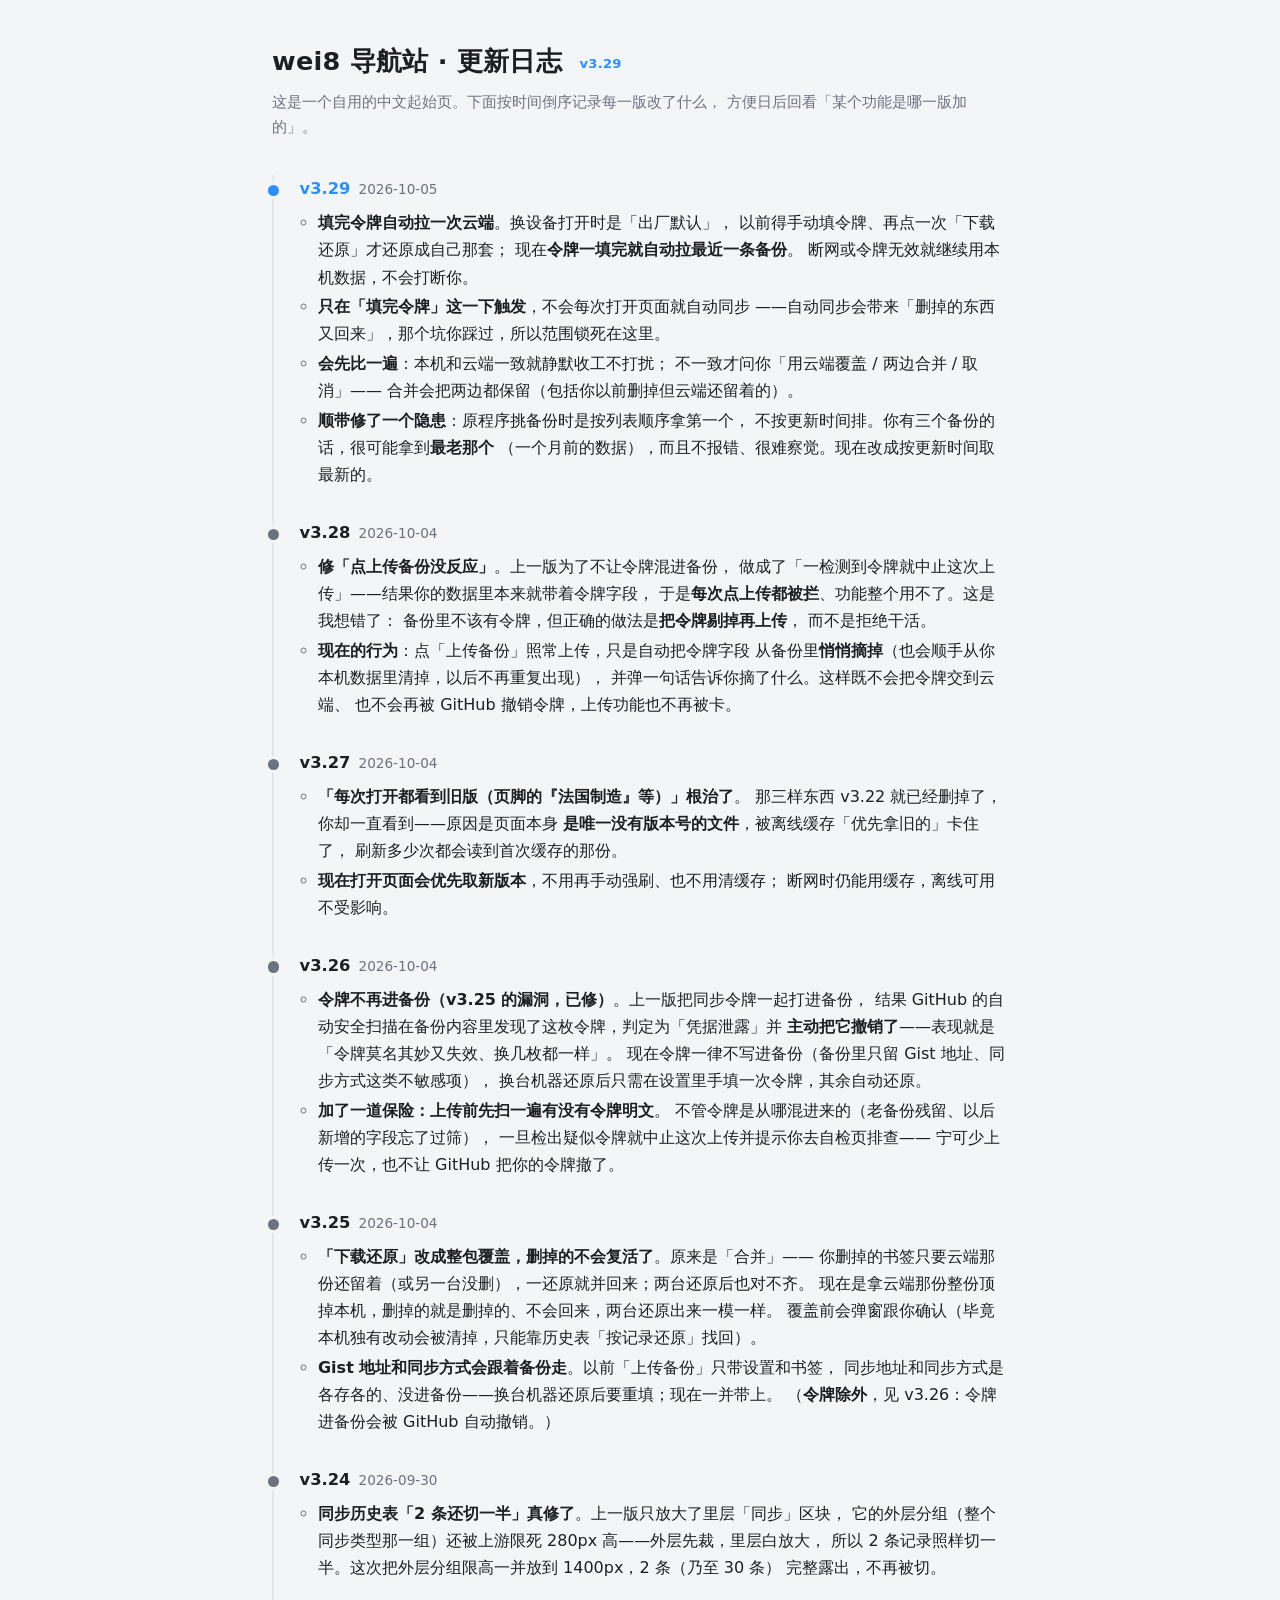
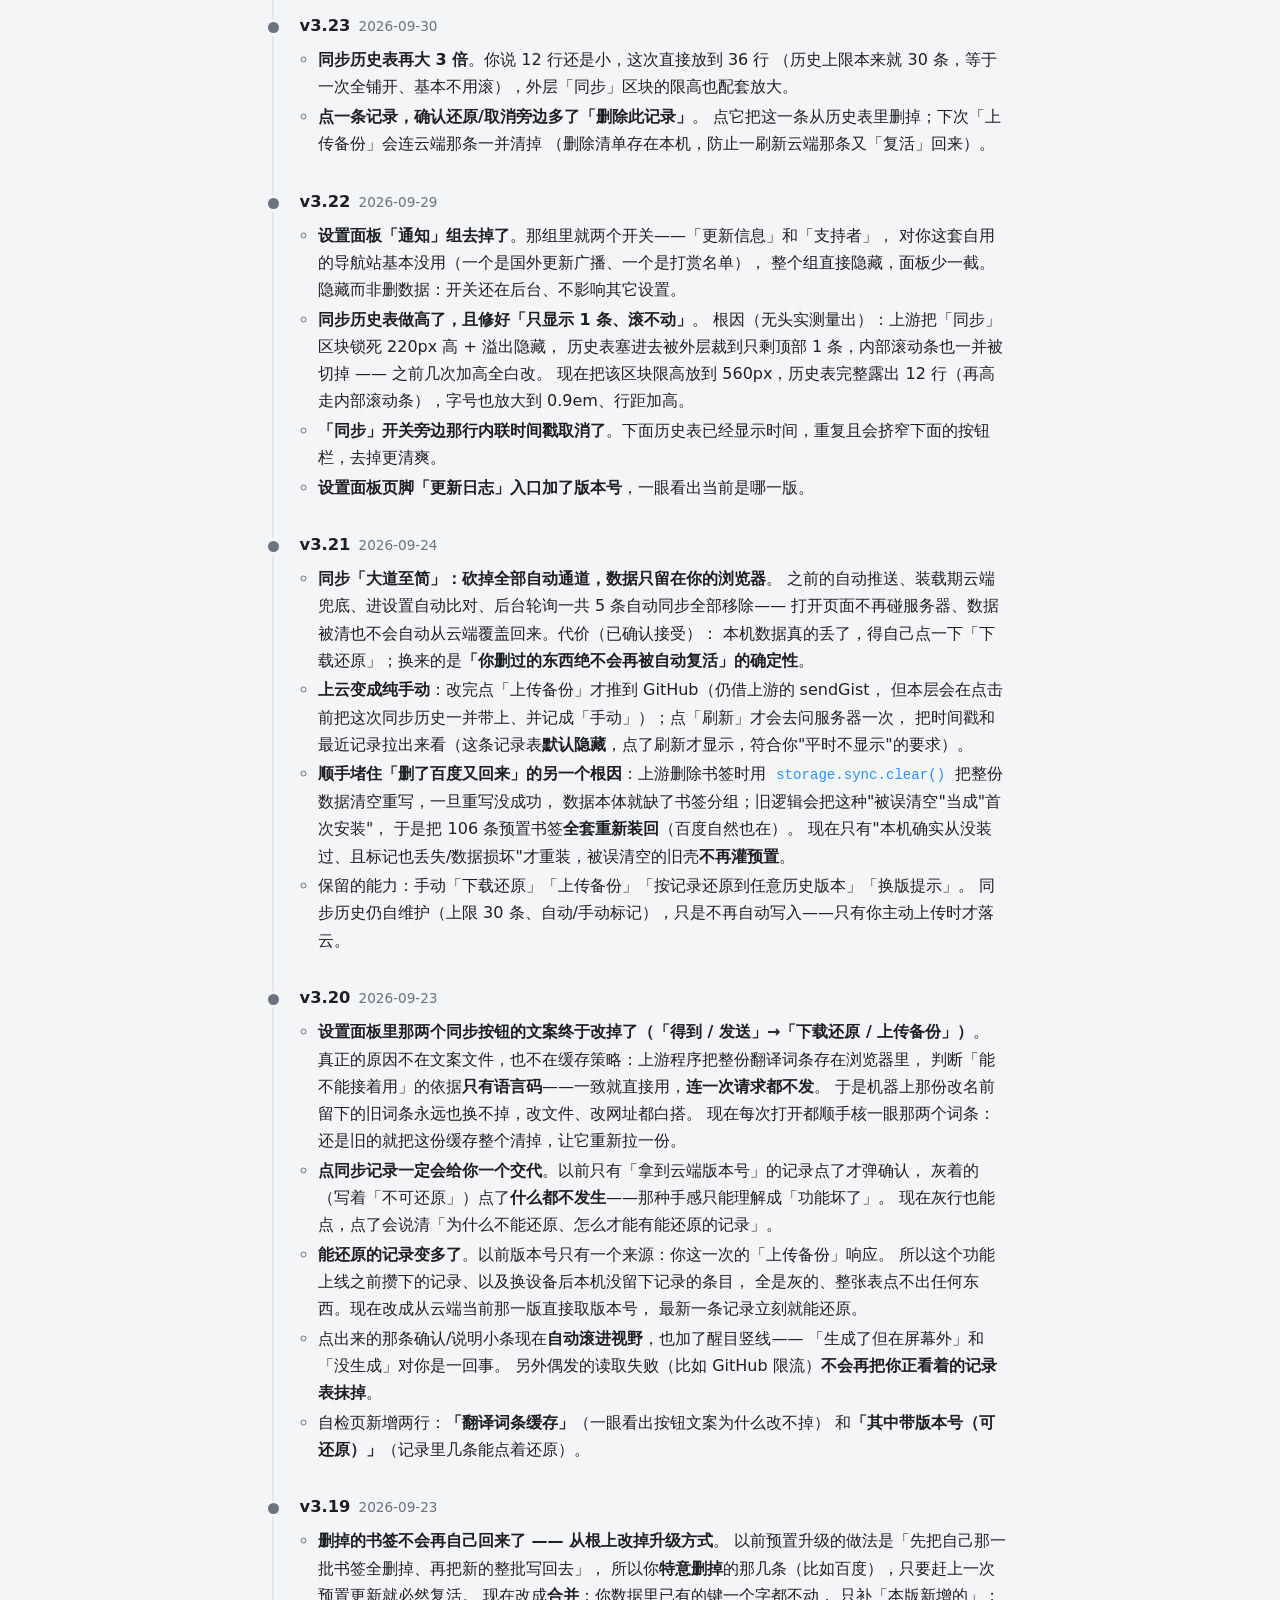
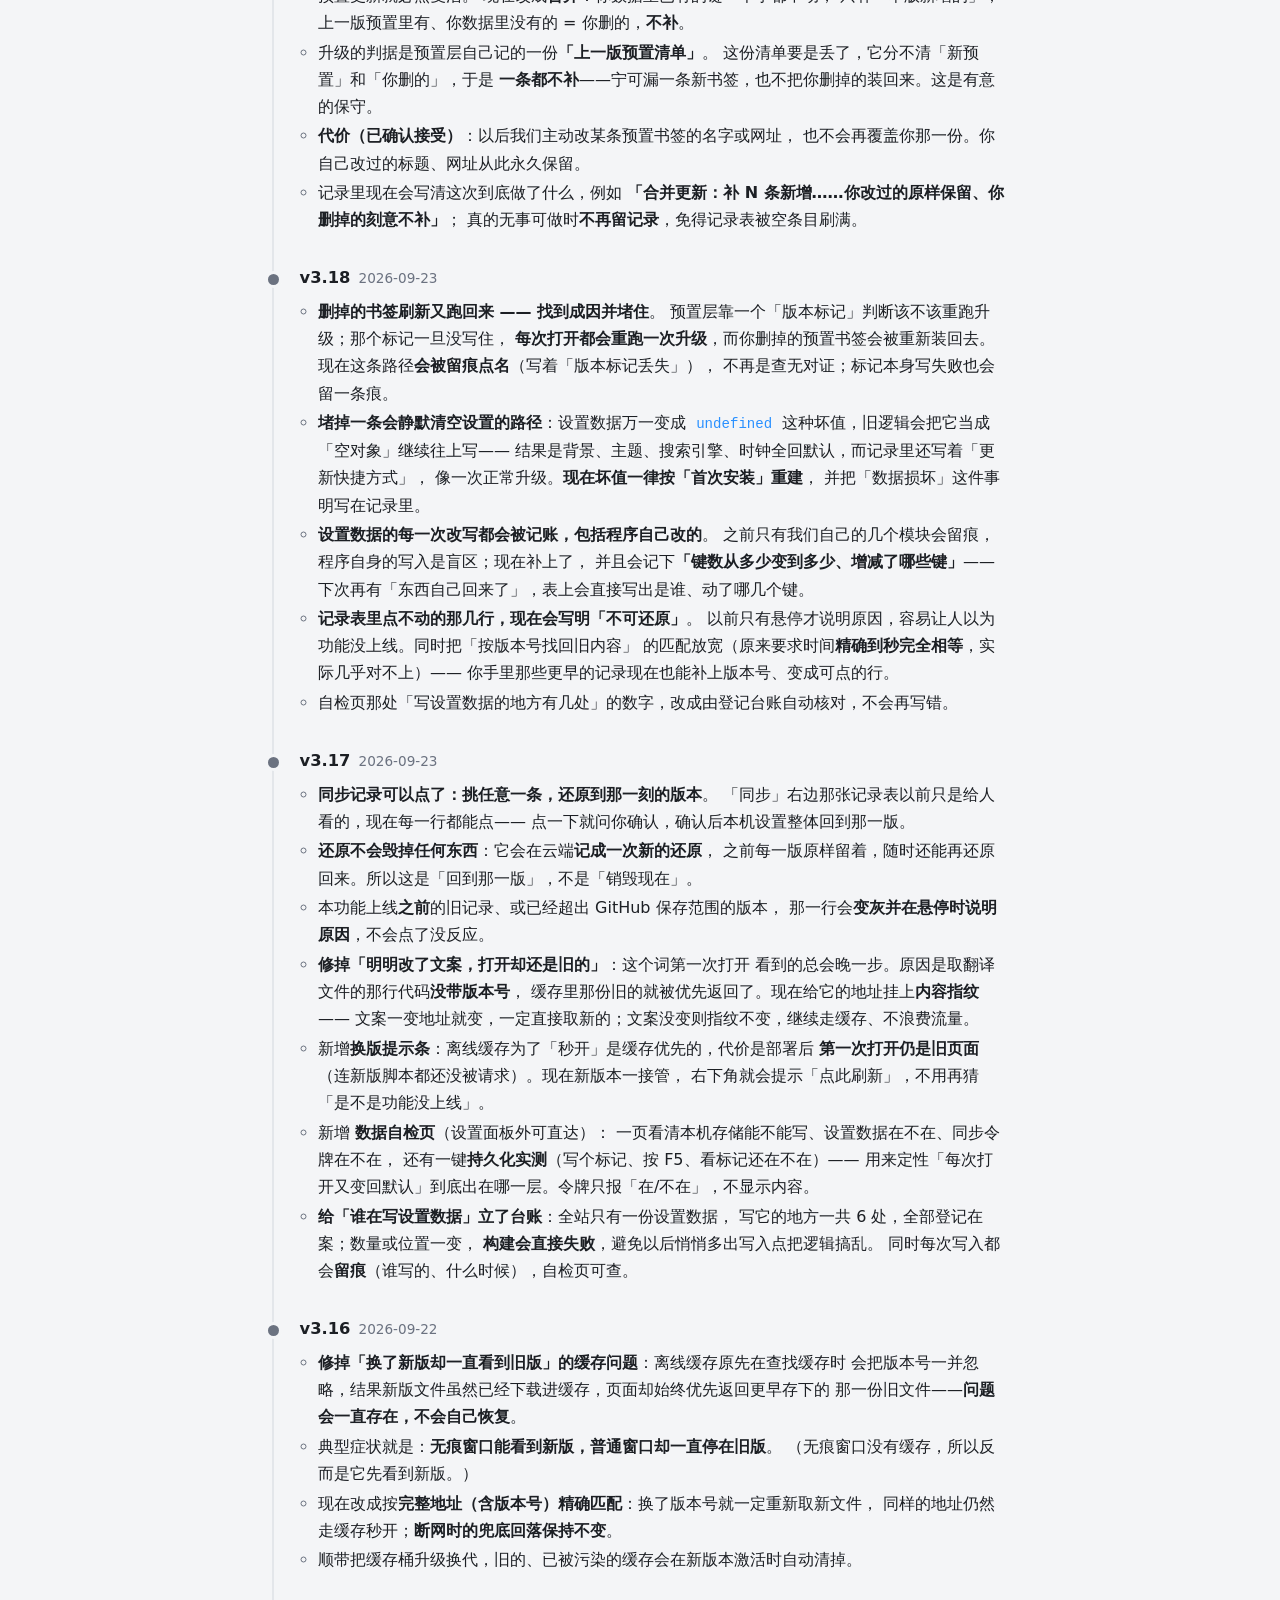
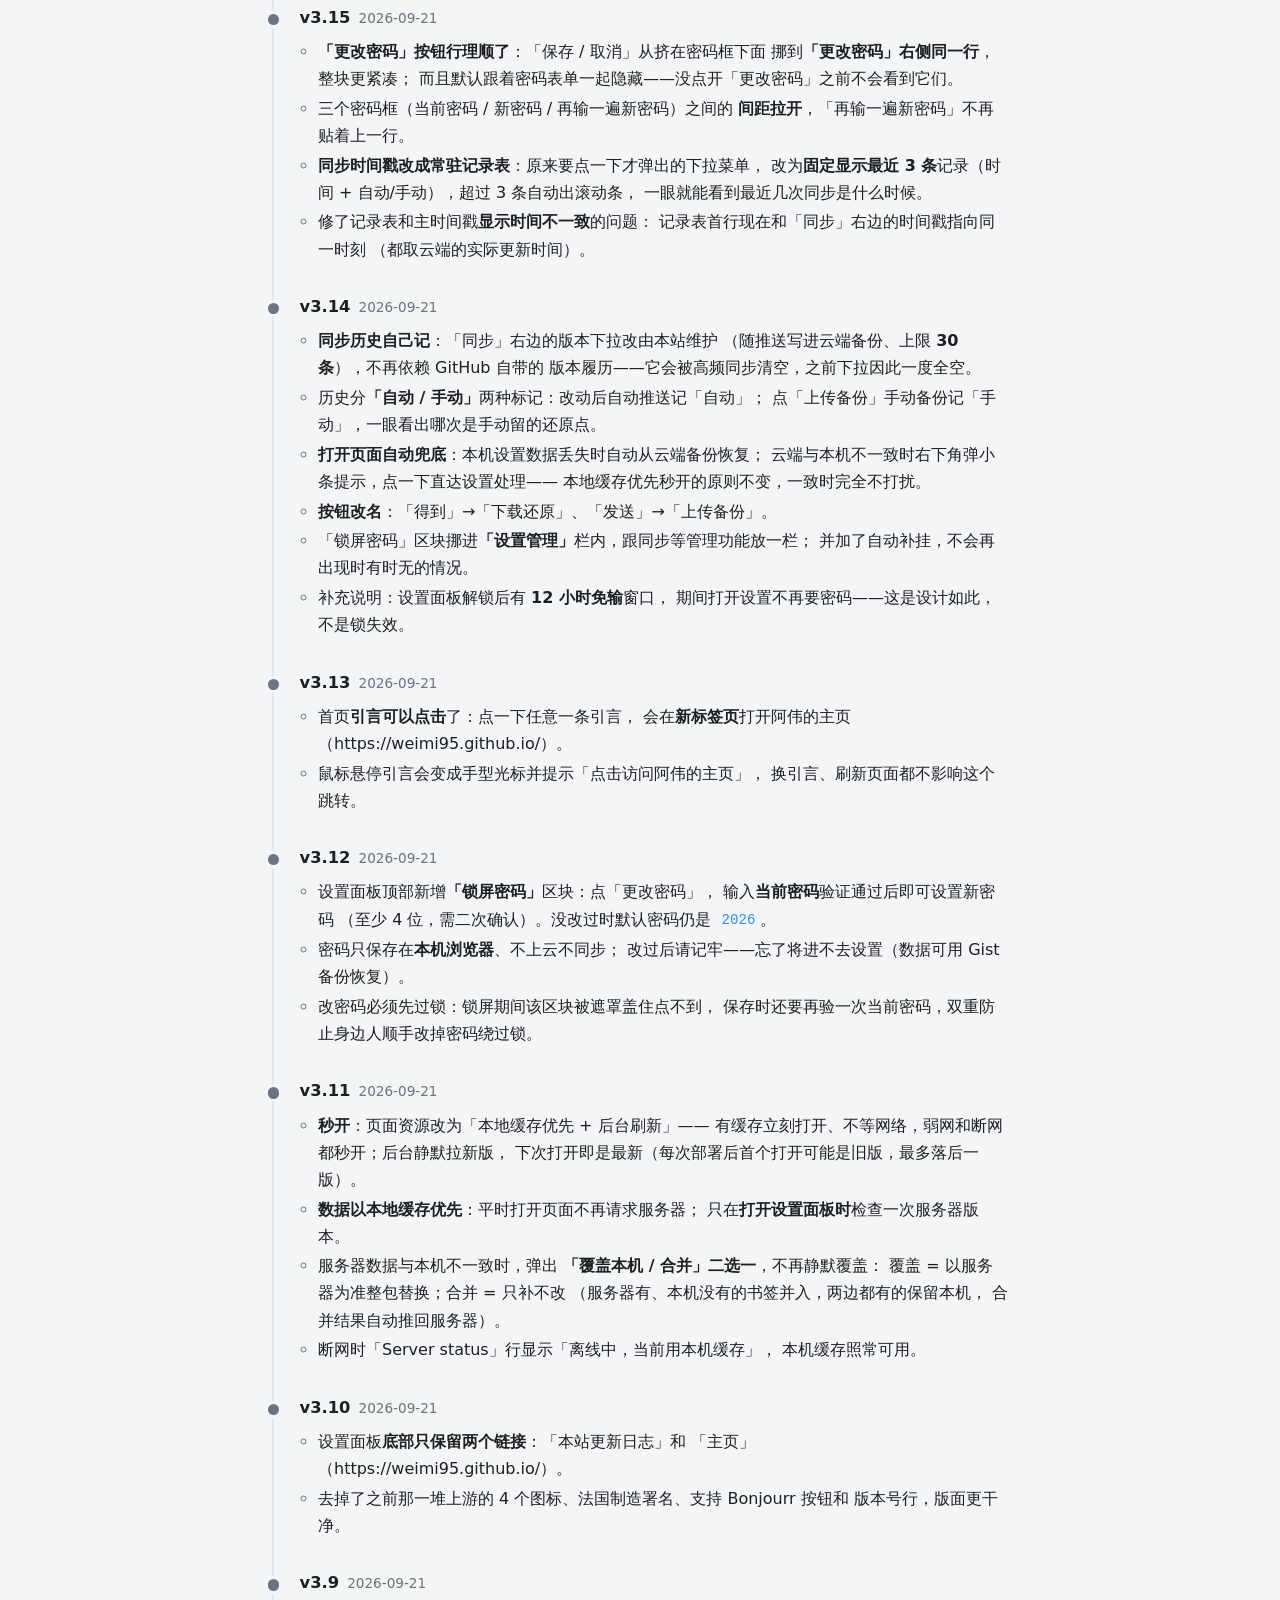
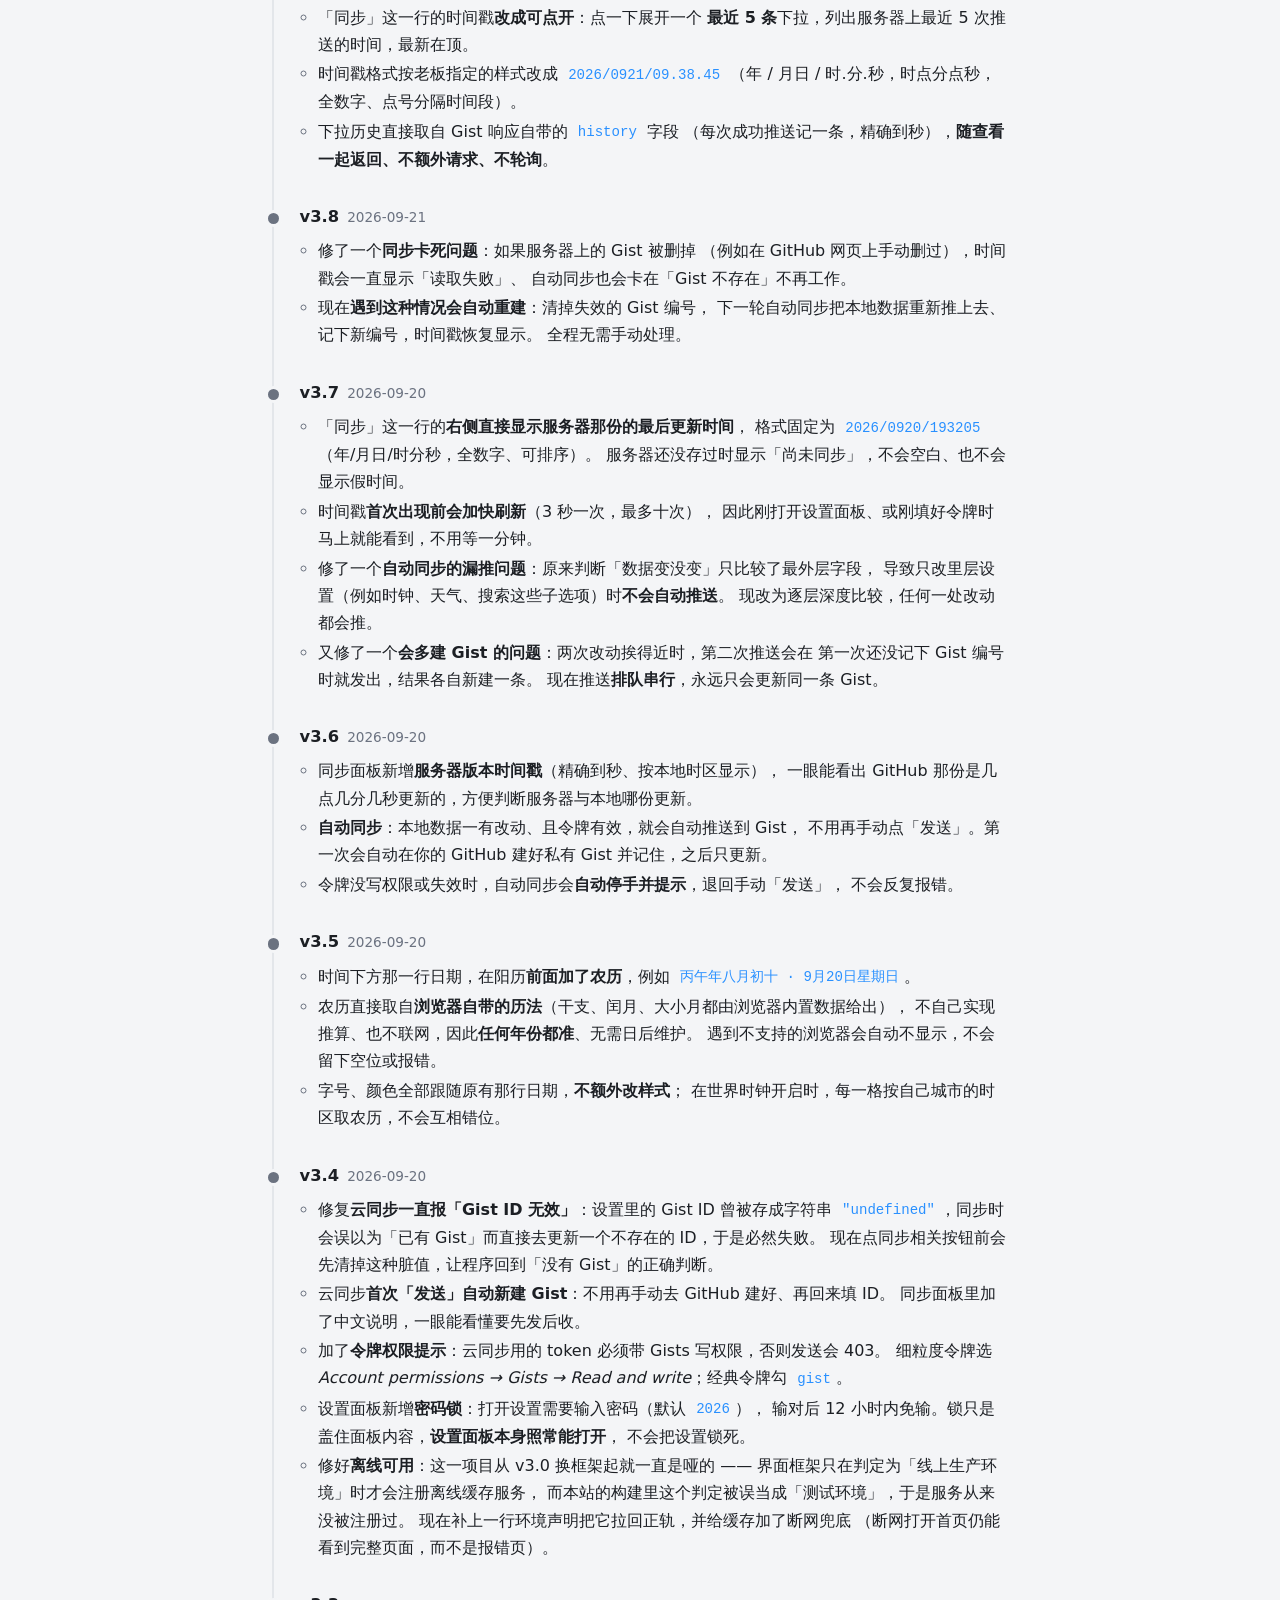
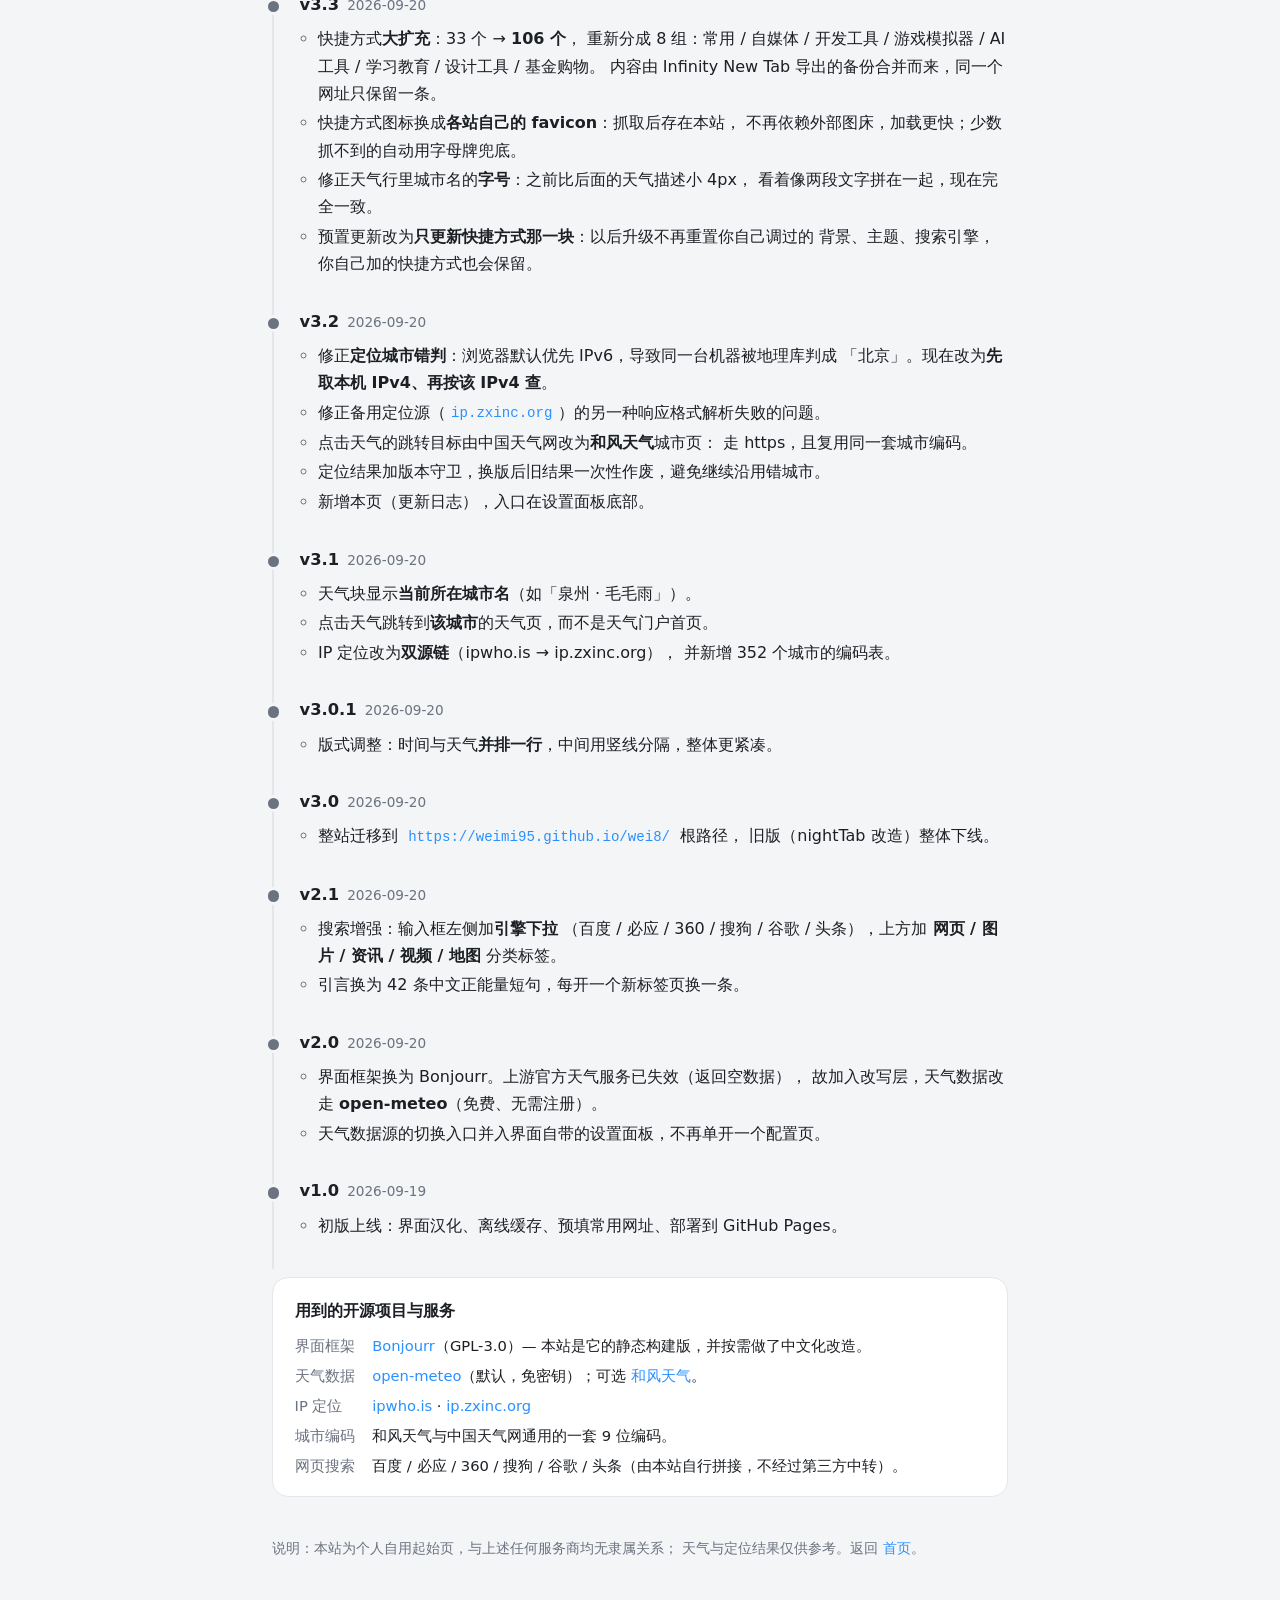
<file: changelog.html>
<!DOCTYPE html>
<html lang="zh-CN">
    <head>
        <meta charset="UTF-8" />
        <meta name="viewport" content="width=device-width, initial-scale=1.0" />
        <meta name="robots" content="noindex" />
        <title>wei8 导航站 · 更新日志</title>
        <style>
            /* 自包含单页：不引任何外部资源（字体/图标/JS 一律不带），
               断网也能开。配色跟随系统深浅色，主色与导航站一致。 */
            :root {
                --accent: 41, 144, 255;
                --bg: #f4f5f7;
                --card: #ffffff;
                --text: #1c1f24;
                --muted: #6b7280;
                --line: #e3e6ea;
            }
            @media (prefers-color-scheme: dark) {
                :root {
                    --bg: #17191d;
                    --card: #212429;
                    --text: #e8eaed;
                    --muted: #9aa1ab;
                    --line: #33373e;
                }
            }
            * {
                box-sizing: border-box;
            }
            body {
                margin: 0;
                padding: 2.5rem 1.25rem 4rem;
                background: var(--bg);
                color: var(--text);
                font-family:
                    system-ui,
                    -apple-system,
                    "Segoe UI",
                    "Microsoft YaHei",
                    "PingFang SC",
                    sans-serif;
                font-size: 16px;
                line-height: 1.7;
                -webkit-font-smoothing: antialiased;
            }
            main {
                max-width: 46rem;
                margin: 0 auto;
            }
            header {
                margin-bottom: 2.25rem;
            }
            h1 {
                margin: 0 0 0.35rem;
                font-size: 1.6rem;
                font-weight: 600;
                letter-spacing: 0.01em;
            }
            .sub {
                margin: 0;
                color: var(--muted);
                font-size: 0.92rem;
            }
            .badge {
                display: inline-block;
                margin-left: 0.5rem;
                padding: 0.1rem 0.6rem;
                border-radius: 1rem;
                background: rgb(var(--accent) / 0.15);
                color: rgb(var(--accent));
                font-size: 0.82rem;
                font-weight: 600;
                vertical-align: 0.12em;
            }
            /* 时间线：左侧竖线 + 圆点，纯 CSS，无图标字体 */
            .log {
                list-style: none;
                margin: 0;
                padding: 0 0 0 1.6rem;
                border-left: 2px solid var(--line);
            }
            .log > li {
                position: relative;
                padding: 0 0 1.75rem;
            }
            .log > li::before {
                content: "";
                position: absolute;
                left: -1.6rem;
                top: 0.62rem;
                width: 0.7rem;
                height: 0.7rem;
                margin-left: -0.36rem;
                border-radius: 50%;
                background: var(--muted);
                box-shadow: 0 0 0 3px var(--bg);
            }
            .log > li.current::before {
                background: rgb(var(--accent));
            }
            .ver {
                font-weight: 600;
                font-size: 1.02rem;
            }
            .log > li.current .ver {
                color: rgb(var(--accent));
            }
            .date {
                margin-left: 0.5rem;
                color: var(--muted);
                font-size: 0.85rem;
                font-weight: 400;
            }
            ul.changes {
                margin: 0.4rem 0 0;
                padding-left: 1.15rem;
            }
            ul.changes li {
                margin: 0.15rem 0;
            }
            ul.changes li::marker {
                color: var(--muted);
            }
            strong {
                font-weight: 600;
            }
            code {
                padding: 0.1em 0.36em;
                border-radius: 0.3em;
                background: rgb(var(--accent) / 0.12);
                color: rgb(var(--accent));
                font-size: 0.88em;
                font-family: ui-monospace, Consolas, "Courier New", monospace;
                word-break: break-all;
            }
            section.credits {
                margin-top: 0.5rem;
                padding: 1.15rem 1.35rem;
                border: 1px solid var(--line);
                border-radius: 1rem;
                background: var(--card);
            }
            section.credits h2 {
                margin: 0 0 0.6rem;
                font-size: 1rem;
                font-weight: 600;
            }
            section.credits dl {
                margin: 0;
                display: grid;
                grid-template-columns: max-content 1fr;
                gap: 0.3rem 1.1rem;
                font-size: 0.92rem;
            }
            section.credits dt {
                color: var(--muted);
                white-space: nowrap;
            }
            section.credits dd {
                margin: 0;
            }
            footer {
                margin-top: 2.5rem;
                color: var(--muted);
                font-size: 0.88rem;
            }
            a {
                color: rgb(var(--accent));
                text-decoration: none;
            }
            a:hover {
                text-decoration: underline;
            }
            @media (max-width: 480px) {
                section.credits dl {
                    grid-template-columns: 1fr;
                    gap: 0.1rem;
                }
                section.credits dd {
                    margin-bottom: 0.55rem;
                }
            }
        </style>
    </head>
    <body>
        <main>
            <header>
                <h1>wei8 导航站 · 更新日志<span class="badge">v3.29</span></h1>
                <p class="sub">
                    这是一个自用的中文起始页。下面按时间倒序记录每一版改了什么，
                    方便日后回看「某个功能是哪一版加的」。
                </p>
            </header>

            <ul class="log">
                <li class="current">
                    <span class="ver">v3.29</span><span class="date">2026-10-05</span>
                    <ul class="changes">
                        <li>
                            <strong>填完令牌自动拉一次云端</strong>。换设备打开时是「出厂默认」，
                            以前得手动填令牌、再点一次「下载还原」才还原成自己那套；
                            现在<strong>令牌一填完就自动拉最近一条备份</strong>。
                            断网或令牌无效就继续用本机数据，不会打断你。
                        </li>
                        <li>
                            <strong>只在「填完令牌」这一下触发</strong>，不会每次打开页面就自动同步
                            ——自动同步会带来「删掉的东西又回来」，那个坑你踩过，所以范围锁死在这里。
                        </li>
                        <li>
                            <strong>会先比一遍</strong>：本机和云端一致就静默收工不打扰；
                            不一致才问你「用云端覆盖 / 两边合并 / 取消」——
                            合并会把两边都保留（包括你以前删掉但云端还留着的）。
                        </li>
                        <li>
                            <strong>顺带修了一个隐患</strong>：原程序挑备份时是按列表顺序拿第一个，
                            不按更新时间排。你有三个备份的话，很可能拿到<strong>最老那个</strong>
                            （一个月前的数据），而且不报错、很难察觉。现在改成按更新时间取最新的。
                        </li>
                    </ul>
                </li>
                <li>
                    <span class="ver">v3.28</span><span class="date">2026-10-04</span>
                    <ul class="changes">
                        <li>
                            <strong>修「点上传备份没反应」</strong>。上一版为了不让令牌混进备份，
                            做成了「一检测到令牌就中止这次上传」——结果你的数据里本来就带着令牌字段，
                            于是<strong>每次点上传都被拦</strong>、功能整个用不了。这是我想错了：
                            备份里不该有令牌，但正确的做法是<strong>把令牌剔掉再上传</strong>，
                            而不是拒绝干活。
                        </li>
                        <li>
                            <strong>现在的行为</strong>：点「上传备份」照常上传，只是自动把令牌字段
                            从备份里<strong>悄悄摘掉</strong>（也会顺手从你本机数据里清掉，以后不再重复出现），
                            并弹一句话告诉你摘了什么。这样既不会把令牌交到云端、
                            也不会再被 GitHub 撤销令牌，上传功能也不再被卡。
                        </li>
                    </ul>
                </li>
                <li>
                    <span class="ver">v3.27</span><span class="date">2026-10-04</span>
                    <ul class="changes">
                        <li>
                            <strong>「每次打开都看到旧版（页脚的『法国制造』等）」根治了</strong>。
                            那三样东西 v3.22 就已经删掉了，你却一直看到——原因是页面本身
                            <strong>是唯一没有版本号的文件</strong>，被离线缓存「优先拿旧的」卡住了，
                            刷新多少次都会读到首次缓存的那份。
                        </li>
                        <li>
                            <strong>现在打开页面会优先取新版本</strong>，不用再手动强刷、也不用清缓存；
                            断网时仍能用缓存，离线可用不受影响。
                        </li>
                    </ul>
                </li>
                <li>
                    <span class="ver">v3.26</span><span class="date">2026-10-04</span>
                    <ul class="changes">
                        <li>
                            <strong>令牌不再进备份（v3.25 的漏洞，已修）</strong>。上一版把同步令牌一起打进备份，
                            结果 GitHub 的自动安全扫描在备份内容里发现了这枚令牌，判定为「凭据泄露」并
                            <strong>主动把它撤销了</strong>——表现就是「令牌莫名其妙又失效、换几枚都一样」。
                            现在令牌一律不写进备份（备份里只留 Gist 地址、同步方式这类不敏感项），
                            换台机器还原后只需在设置里手填一次令牌，其余自动还原。
                        </li>
                        <li>
                            <strong>加了一道保险：上传前先扫一遍有没有令牌明文</strong>。
                            不管令牌是从哪混进来的（老备份残留、以后新增的字段忘了过筛），
                            一旦检出疑似令牌就中止这次上传并提示你去自检页排查——
                            宁可少上传一次，也不让 GitHub 把你的令牌撤了。
                        </li>
                    </ul>
                </li>
                <li>
                    <span class="ver">v3.25</span><span class="date">2026-10-04</span>
                    <ul class="changes">
                        <li>
                            <strong>「下载还原」改成整包覆盖，删掉的不会复活了</strong>。原来是「合并」——
                            你删掉的书签只要云端那份还留着（或另一台没删），一还原就并回来；两台还原后也对不齐。
                            现在是拿云端那份整份顶掉本机，删掉的就是删掉的、不会回来，两台还原出来一模一样。
                            覆盖前会弹窗跟你确认（毕竟本机独有改动会被清掉，只能靠历史表「按记录还原」找回）。
                        </li>
                        <li>
                            <strong>Gist 地址和同步方式会跟着备份走</strong>。以前「上传备份」只带设置和书签，
                            同步地址和同步方式是各存各的、没进备份——换台机器还原后要重填；现在一并带上。
                            （<strong>令牌除外</strong>，见 v3.26：令牌进备份会被 GitHub 自动撤销。）
                        </li>
                    </ul>
                </li>
                <li>
                    <span class="ver">v3.24</span><span class="date">2026-09-30</span>
                    <ul class="changes">
                        <li>
                            <strong>同步历史表「2 条还切一半」真修了</strong>。上一版只放大了里层「同步」区块，
                            它的外层分组（整个同步类型那一组）还被上游限死 280px 高——外层先裁，里层白放大，
                            所以 2 条记录照样切一半。这次把外层分组限高一并放到 1400px，2 条（乃至 30 条）
                            完整露出，不再被切。
                        </li>
                    </ul>
                </li>
                <li>
                    <span class="ver">v3.23</span><span class="date">2026-09-30</span>
                    <ul class="changes">
                        <li>
                            <strong>同步历史表再大 3 倍</strong>。你说 12 行还是小，这次直接放到 36 行
                            （历史上限本来就 30 条，等于一次全铺开、基本不用滚），外层「同步」区块的限高也配套放大。
                        </li>
                        <li>
                            <strong>点一条记录，确认还原/取消旁边多了「删除此记录」</strong>。
                            点它把这一条从历史表里删掉；下次「上传备份」会连云端那条一并清掉
                            （删除清单存在本机，防止一刷新云端那条又「复活」回来）。
                        </li>
                    </ul>
                </li>
                <li>
                    <span class="ver">v3.22</span><span class="date">2026-09-29</span>
                    <ul class="changes">
                        <li>
                            <strong>设置面板「通知」组去掉了</strong>。那组里就两个开关——「更新信息」和「支持者」，
                            对你这套自用的导航站基本没用（一个是国外更新广播、一个是打赏名单），
                            整个组直接隐藏，面板少一截。隐藏而非删数据：开关还在后台、不影响其它设置。
                        </li>
                        <li>
                            <strong>同步历史表做高了，且修好「只显示 1 条、滚不动」</strong>。
                            根因（无头实测量出）：上游把「同步」区块锁死 220px 高 + 溢出隐藏，
                            历史表塞进去被外层裁到只剩顶部 1 条，内部滚动条也一并被切掉 —— 之前几次加高全白改。
                            现在把该区块限高放到 560px，历史表完整露出 12 行（再高走内部滚动条），字号也放大到 0.9em、行距加高。
                        </li>
                        <li>
                            <strong>「同步」开关旁边那行内联时间戳取消了</strong>。下面历史表已经显示时间，重复且会挤窄下面的按钮栏，去掉更清爽。
                        </li>
                        <li>
                            <strong>设置面板页脚「更新日志」入口加了版本号</strong>，一眼看出当前是哪一版。
                        </li>
                    </ul>
                </li>
                <li>
                    <span class="ver">v3.21</span><span class="date">2026-09-24</span>
                    <ul class="changes">
                        <li>
                            <strong>同步「大道至简」：砍掉全部自动通道，数据只留在你的浏览器</strong>。
                            之前的自动推送、装载期云端兜底、进设置自动比对、后台轮询一共 5 条自动同步全部移除——
                            打开页面不再碰服务器、数据被清也不会自动从云端覆盖回来。代价（已确认接受）：
                            本机数据真的丢了，得自己点一下「下载还原」；换来的是<strong>「你删过的东西绝不会再被自动复活」的确定性</strong>。
                        </li>
                        <li>
                            <strong>上云变成纯手动</strong>：改完点「上传备份」才推到 GitHub（仍借上游的 sendGist，
                            但本层会在点击前把这次同步历史一并带上、并记成「手动」）；点「刷新」才会去问服务器一次，
                            把时间戳和最近记录拉出来看（这条记录表<strong>默认隐藏</strong>，点了刷新才显示，符合你"平时不显示"的要求）。
                        </li>
                        <li>
                            <strong>顺手堵住「删了百度又回来」的另一个根因</strong>：上游删除书签时用
                            <code>storage.sync.clear()</code> 把整份数据清空重写，一旦重写没成功，
                            数据本体就缺了书签分组；旧逻辑会把这种"被误清空"当成"首次安装"，
                            于是把 106 条预置书签<strong>全套重新装回</strong>（百度自然也在）。
                            现在只有"本机确实从没装过、且标记也丢失/数据损坏"才重装，被误清空的旧壳<strong>不再灌预置</strong>。
                        </li>
                        <li>
                            保留的能力：手动「下载还原」「上传备份」「按记录还原到任意历史版本」「换版提示」。
                            同步历史仍自维护（上限 30 条、自动/手动标记），只是不再自动写入——只有你主动上传时才落云。
                        </li>
                    </ul>
                </li>
                <li>
                    <span class="ver">v3.20</span><span class="date">2026-09-23</span>
                    <ul class="changes">
                        <li>
                            <strong>设置面板里那两个同步按钮的文案终于改掉了（「得到 / 发送」→「下载还原 / 上传备份」）</strong>。
                            真正的原因不在文案文件，也不在缓存策略：上游程序把整份翻译词条存在浏览器里，
                            判断「能不能接着用」的依据<strong>只有语言码</strong>——一致就直接用，<strong>连一次请求都不发</strong>。
                            于是机器上那份改名前留下的旧词条永远也换不掉，改文件、改网址都白搭。
                            现在每次打开都顺手核一眼那两个词条：还是旧的就把这份缓存整个清掉，让它重新拉一份。
                        </li>
                        <li>
                            <strong>点同步记录一定会给你一个交代</strong>。以前只有「拿到云端版本号」的记录点了才弹确认，
                            灰着的（写着「不可还原」）点了<strong>什么都不发生</strong>——那种手感只能理解成「功能坏了」。
                            现在灰行也能点，点了会说清「为什么不能还原、怎么才能有能还原的记录」。
                        </li>
                        <li>
                            <strong>能还原的记录变多了</strong>。以前版本号只有一个来源：你这一次的「上传备份」响应。
                            所以这个功能上线之前攒下的记录、以及换设备后本机没留下记录的条目，
                            全是灰的、整张表点不出任何东西。现在改成从云端当前那一版直接取版本号，
                            最新一条记录立刻就能还原。
                        </li>
                        <li>
                            点出来的那条确认/说明小条现在<strong>自动滚进视野</strong>，也加了醒目竖线——
                            「生成了但在屏幕外」和「没生成」对你是一回事。
                            另外偶发的读取失败（比如 GitHub 限流）<strong>不会再把你正看着的记录表抹掉</strong>。
                        </li>
                        <li>
                            自检页新增两行：<strong>「翻译词条缓存」</strong>（一眼看出按钮文案为什么改不掉）
                            和<strong>「其中带版本号（可还原）」</strong>（记录里几条能点着还原）。
                        </li>
                    </ul>
                </li>
                <li>
                    <span class="ver">v3.19</span><span class="date">2026-09-23</span>
                    <ul class="changes">
                        <li>
                            <strong>删掉的书签不会再自己回来了 —— 从根上改掉升级方式</strong>。
                            以前预置升级的做法是「先把自己那一批书签全删掉、再把新的整批写回去」，
                            所以你<strong>特意删掉</strong>的那几条（比如百度），只要赶上一次预置更新就必然复活。
                            现在改成<strong>合并</strong>：你数据里已有的键一个字都不动，
                            只补「本版新增的」；上一版预置里有、你数据里没有的 = 你删的，<strong>不补</strong>。
                        </li>
                        <li>
                            升级的判据是预置层自己记的一份<strong>「上一版预置清单」</strong>。
                            这份清单要是丢了，它分不清「新预置」和「你删的」，于是
                            <strong>一条都不补</strong>——宁可漏一条新书签，也不把你删掉的装回来。这是有意的保守。
                        </li>
                        <li>
                            <strong>代价（已确认接受）</strong>：以后我们主动改某条预置书签的名字或网址，
                            也不会再覆盖你那一份。你自己改过的标题、网址从此永久保留。
                        </li>
                        <li>
                            记录里现在会写清这次到底做了什么，例如
                            <strong>「合并更新：补 N 条新增……你改过的原样保留、你删掉的刻意不补」</strong>；
                            真的无事可做时<strong>不再留记录</strong>，免得记录表被空条目刷满。
                        </li>
                    </ul>
                </li>
                <li>
                    <span class="ver">v3.18</span><span class="date">2026-09-23</span>
                    <ul class="changes">
                        <li>
                            <strong>删掉的书签刷新又跑回来 —— 找到成因并堵住</strong>。
                            预置层靠一个「版本标记」判断该不该重跑升级；那个标记一旦没写住，
                            <strong>每次打开都会重跑一次升级</strong>，而你删掉的预置书签会被重新装回去。
                            现在这条路径<strong>会被留痕点名</strong>（写着「版本标记丢失」），
                            不再是查无对证；标记本身写失败也会留一条痕。
                        </li>
                        <li>
                            <strong>堵掉一条会静默清空设置的路径</strong>：设置数据万一变成
                            <code>undefined</code> 这种坏值，旧逻辑会把它当成「空对象」继续往上写——
                            结果是背景、主题、搜索引擎、时钟全回默认，而记录里还写着「更新快捷方式」，
                            像一次正常升级。<strong>现在坏值一律按「首次安装」重建</strong>，
                            并把「数据损坏」这件事明写在记录里。
                        </li>
                        <li>
                            <strong>设置数据的每一次改写都会被记账，包括程序自己改的</strong>。
                            之前只有我们自己的几个模块会留痕，程序自身的写入是盲区；现在补上了，
                            并且会记下<strong>「键数从多少变到多少、增减了哪些键」</strong>——
                            下次再有「东西自己回来了」，表上会直接写出是谁、动了哪几个键。
                        </li>
                        <li>
                            <strong>记录表里点不动的那几行，现在会写明「不可还原」</strong>。
                            以前只有悬停才说明原因，容易让人以为功能没上线。同时把「按版本号找回旧内容」
                            的匹配放宽（原来要求时间<strong>精确到秒完全相等</strong>，实际几乎对不上）——
                            你手里那些更早的记录现在也能补上版本号、变成可点的行。
                        </li>
                        <li>自检页那处「写设置数据的地方有几处」的数字，改成由登记台账自动核对，不会再写错。</li>
                    </ul>
                </li>
                <li>
                    <span class="ver">v3.17</span><span class="date">2026-09-23</span>
                    <ul class="changes">
                        <li>
                            <strong>同步记录可以点了：挑任意一条，还原到那一刻的版本</strong>。
                            「同步」右边那张记录表以前只是给人看的，现在每一行都能点——
                            点一下就问你确认，确认后本机设置整体回到那一版。
                        </li>
                        <li>
                            <strong>还原不会毁掉任何东西</strong>：它会在云端<strong>记成一次新的还原</strong>，
                            之前每一版原样留着，随时还能再还原回来。所以这是「回到那一版」，不是「销毁现在」。
                        </li>
                        <li>
                            本功能上线<strong>之前</strong>的旧记录、或已经超出 GitHub 保存范围的版本，
                            那一行会<strong>变灰并在悬停时说明原因</strong>，不会点了没反应。
                        </li>
                        <li>
                            <strong>修掉「明明改了文案，打开却还是旧的」</strong>：这个词第一次打开
                            看到的总会晚一步。原因是取翻译文件的那行代码<strong>没带版本号</strong>，
                            缓存里那份旧的就被优先返回了。现在给它的地址挂上<strong>内容指纹</strong>——
                            文案一变地址就变，一定直接取新的；文案没变则指纹不变，继续走缓存、不浪费流量。
                        </li>
                        <li>
                            新增<strong>换版提示条</strong>：离线缓存为了「秒开」是缓存优先的，代价是部署后
                            <strong>第一次打开仍是旧页面</strong>（连新版脚本都还没被请求）。现在新版本一接管，
                            右下角就会提示「点此刷新」，不用再猜「是不是功能没上线」。
                        </li>
                        <li>
                            新增 <strong>数据自检页</strong>（设置面板外可直达）：
                            一页看清本机存储能不能写、设置数据在不在、同步令牌在不在，
                            还有一键<strong>持久化实测</strong>（写个标记、按 F5、看标记还在不在）——
                            用来定性「每次打开又变回默认」到底出在哪一层。令牌只报「在/不在」，不显示内容。
                        </li>
                        <li>
                            <strong>给「谁在写设置数据」立了台账</strong>：全站只有一份设置数据，
                            写它的地方一共 6 处，全部登记在案；数量或位置一变，
                            <strong>构建会直接失败</strong>，避免以后悄悄多出写入点把逻辑搞乱。
                            同时每次写入都会<strong>留痕</strong>（谁写的、什么时候），自检页可查。
                        </li>
                    </ul>
                </li>
                <li>
                    <span class="ver">v3.16</span><span class="date">2026-09-22</span>
                    <ul class="changes">
                        <li>
                            <strong>修掉「换了新版却一直看到旧版」的缓存问题</strong>：离线缓存原先在查找缓存时
                            会把版本号一并忽略，结果新版文件虽然已经下载进缓存，页面却始终优先返回更早存下的
                            那一份旧文件——<strong>问题会一直存在，不会自己恢复</strong>。
                        </li>
                        <li>
                            典型症状就是：<strong>无痕窗口能看到新版，普通窗口却一直停在旧版</strong>。
                            （无痕窗口没有缓存，所以反而是它先看到新版。）
                        </li>
                        <li>
                            现在改成按<strong>完整地址（含版本号）精确匹配</strong>：换了版本号就一定重新取新文件，
                            同样的地址仍然走缓存秒开；<strong>断网时的兜底回落保持不变</strong>。
                        </li>
                        <li>
                            顺带把缓存桶升级换代，旧的、已被污染的缓存会在新版本激活时自动清掉。
                        </li>
                    </ul>
                </li>
                <li>
                    <span class="ver">v3.15</span><span class="date">2026-09-21</span>
                    <ul class="changes">
                        <li>
                            <strong>「更改密码」按钮行理顺了</strong>：「保存 / 取消」从挤在密码框下面
                            挪到<strong>「更改密码」右侧同一行</strong>，整块更紧凑；
                            而且默认跟着密码表单一起隐藏——没点开「更改密码」之前不会看到它们。
                        </li>
                        <li>
                            三个密码框（当前密码 / 新密码 / 再输一遍新密码）之间的
                            <strong>间距拉开</strong>，「再输一遍新密码」不再贴着上一行。
                        </li>
                        <li>
                            <strong>同步时间戳改成常驻记录表</strong>：原来要点一下才弹出的下拉菜单，
                            改为<strong>固定显示最近 3 条</strong>记录（时间 + 自动/手动），超过 3 条自动出滚动条，
                            一眼就能看到最近几次同步是什么时候。
                        </li>
                        <li>
                            修了记录表和主时间戳<strong>显示时间不一致</strong>的问题：
                            记录表首行现在和「同步」右边的时间戳指向同一时刻
                            （都取云端的实际更新时间）。
                        </li>
                    </ul>
                </li>
                <li>
                    <span class="ver">v3.14</span><span class="date">2026-09-21</span>
                    <ul class="changes">
                        <li>
                            <strong>同步历史自己记</strong>：「同步」右边的版本下拉改由本站维护
                            （随推送写进云端备份、上限 <strong>30 条</strong>），不再依赖 GitHub 自带的
                            版本履历——它会被高频同步清空，之前下拉因此一度全空。
                        </li>
                        <li>
                            历史分<strong>「自动 / 手动」</strong>两种标记：改动后自动推送记「自动」；
                            点「上传备份」手动备份记「手动」，一眼看出哪次是手动留的还原点。
                        </li>
                        <li>
                            <strong>打开页面自动兜底</strong>：本机设置数据丢失时自动从云端备份恢复；
                            云端与本机不一致时右下角弹小条提示，点一下直达设置处理——
                            本地缓存优先秒开的原则不变，一致时完全不打扰。
                        </li>
                        <li>
                            <strong>按钮改名</strong>：「得到」→「下载还原」、「发送」→「上传备份」。
                        </li>
                        <li>
                            「锁屏密码」区块挪进<strong>「设置管理」</strong>栏内，跟同步等管理功能放一栏；
                            并加了自动补挂，不会再出现时有时无的情况。
                        </li>
                        <li>
                            补充说明：设置面板解锁后有 <strong>12 小时免输</strong>窗口，
                            期间打开设置不再要密码——这是设计如此，不是锁失效。
                        </li>
                    </ul>
                </li>
                <li>
                    <span class="ver">v3.13</span><span class="date">2026-09-21</span>
                    <ul class="changes">
                        <li>
                            首页<strong>引言可以点击</strong>了：点一下任意一条引言，
                            会在<strong>新标签页</strong>打开阿伟的主页
                            （https://weimi95.github.io/）。
                        </li>
                        <li>
                            鼠标悬停引言会变成手型光标并提示「点击访问阿伟的主页」，
                            换引言、刷新页面都不影响这个跳转。
                        </li>
                    </ul>
                </li>
                <li>
                    <span class="ver">v3.12</span><span class="date">2026-09-21</span>
                    <ul class="changes">
                        <li>
                            设置面板顶部新增<strong>「锁屏密码」</strong>区块：点「更改密码」，
                            输入<strong>当前密码</strong>验证通过后即可设置新密码
                            （至少 4 位，需二次确认）。没改过时默认密码仍是 <code>2026</code>。
                        </li>
                        <li>
                            密码只保存在<strong>本机浏览器</strong>、不上云不同步；
                            改过后请记牢——忘了将进不去设置（数据可用 Gist 备份恢复）。
                        </li>
                        <li>
                            改密码必须先过锁：锁屏期间该区块被遮罩盖住点不到，
                            保存时还要再验一次当前密码，双重防止身边人顺手改掉密码绕过锁。
                        </li>
                    </ul>
                </li>
                <li>
                    <span class="ver">v3.11</span><span class="date">2026-09-21</span>
                    <ul class="changes">
                        <li>
                            <strong>秒开</strong>：页面资源改为「本地缓存优先 + 后台刷新」——
                            有缓存立刻打开、不等网络，弱网和断网都秒开；后台静默拉新版，
                            下次打开即是最新（每次部署后首个打开可能是旧版，最多落后一版）。
                        </li>
                        <li>
                            <strong>数据以本地缓存优先</strong>：平时打开页面不再请求服务器；
                            只在<strong>打开设置面板时</strong>检查一次服务器版本。
                        </li>
                        <li>
                            服务器数据与本机不一致时，弹出
                            <strong>「覆盖本机 / 合并」二选一</strong>，不再静默覆盖：
                            覆盖 = 以服务器为准整包替换；合并 = 只补不改
                            （服务器有、本机没有的书签并入，两边都有的保留本机，
                            合并结果自动推回服务器）。
                        </li>
                        <li>
                            断网时「Server status」行显示「离线中，当前用本机缓存」，
                            本机缓存照常可用。
                        </li>
                    </ul>
                </li>
                <li>
                    <span class="ver">v3.10</span><span class="date">2026-09-21</span>
                    <ul class="changes">
                        <li>
                            设置面板<strong>底部只保留两个链接</strong>：「本站更新日志」和
                            「主页」（https://weimi95.github.io/）。
                        </li>
                        <li>
                            去掉了之前那一堆上游的 4 个图标、法国制造署名、支持 Bonjourr 按钮和
                            版本号行，版面更干净。
                        </li>
                    </ul>
                </li>
                <li>
                    <span class="ver">v3.9</span><span class="date">2026-09-21</span>
                    <ul class="changes">
                        <li>
                            「同步」这一行的时间戳<strong>改成可点开</strong>：点一下展开一个
                            <strong>最近 5 条</strong>下拉，列出服务器上最近 5 次推送的时间，最新在顶。
                        </li>
                        <li>
                            时间戳格式按老板指定的样式改成 <code>2026/0921/09.38.45</code>
                            （年 / 月日 / 时.分.秒，时点分点秒，全数字、点号分隔时间段）。
                        </li>
                        <li>
                            下拉历史直接取自 Gist 响应自带的 <code>history</code> 字段
                            （每次成功推送记一条，精确到秒），<strong>随查看一起返回、不额外请求、不轮询</strong>。
                        </li>
                    </ul>
                </li>
                <li>
                    <span class="ver">v3.8</span><span class="date">2026-09-21</span>
                    <ul class="changes">
                        <li>
                            修了一个<strong>同步卡死问题</strong>：如果服务器上的 Gist 被删掉
                            （例如在 GitHub 网页上手动删过），时间戳会一直显示「读取失败」、
                            自动同步也会卡在「Gist 不存在」不再工作。
                        </li>
                        <li>
                            现在<strong>遇到这种情况会自动重建</strong>：清掉失效的 Gist 编号，
                            下一轮自动同步把本地数据重新推上去、记下新编号，时间戳恢复显示。
                            全程无需手动处理。
                        </li>
                    </ul>
                </li>
                <li>
                    <span class="ver">v3.7</span><span class="date">2026-09-20</span>
                    <ul class="changes">
                        <li>
                            「同步」这一行的<strong>右侧直接显示服务器那份的最后更新时间</strong>，
                            格式固定为 <code>2026/0920/193205</code>（年/月日/时分秒，全数字、可排序）。
                            服务器还没存过时显示「尚未同步」，不会空白、也不会显示假时间。
                        </li>
                        <li>
                            时间戳<strong>首次出现前会加快刷新</strong>（3 秒一次，最多十次），
                            因此刚打开设置面板、或刚填好令牌时马上就能看到，不用等一分钟。
                        </li>
                        <li>
                            修了一个<strong>自动同步的漏推问题</strong>：原来判断「数据变没变」只比较了最外层字段，
                            导致只改里层设置（例如时钟、天气、搜索这些子选项）时<strong>不会自动推送</strong>。
                            现改为逐层深度比较，任何一处改动都会推。
                        </li>
                        <li>
                            又修了一个<strong>会多建 Gist 的问题</strong>：两次改动挨得近时，第二次推送会在
                            第一次还没记下 Gist 编号时就发出，结果各自新建一条。
                            现在推送<strong>排队串行</strong>，永远只会更新同一条 Gist。
                        </li>
                    </ul>
                </li>
                <li>
                    <span class="ver">v3.6</span><span class="date">2026-09-20</span>
                    <ul class="changes">
                        <li>
                            同步面板新增<strong>服务器版本时间戳</strong>（精确到秒、按本地时区显示），
                            一眼能看出 GitHub 那份是几点几分几秒更新的，方便判断服务器与本地哪份更新。
                        </li>
                        <li>
                            <strong>自动同步</strong>：本地数据一有改动、且令牌有效，就会自动推送到 Gist，
                            不用再手动点「发送」。第一次会自动在你的 GitHub 建好私有 Gist 并记住，之后只更新。
                        </li>
                        <li>
                            令牌没写权限或失效时，自动同步会<strong>自动停手并提示</strong>，退回手动「发送」，
                            不会反复报错。
                        </li>
                    </ul>
                </li>
                <li>
                    <span class="ver">v3.5</span><span class="date">2026-09-20</span>
                    <ul class="changes">
                        <li>
                            时间下方那一行日期，在阳历<strong>前面加了农历</strong>，例如
                            <code>丙午年八月初十 · 9月20日星期日</code>。
                        </li>
                        <li>
                            农历直接取自<strong>浏览器自带的历法</strong>（干支、闰月、大小月都由浏览器内置数据给出），
                            不自己实现推算、也不联网，因此<strong>任何年份都准</strong>、无需日后维护。
                            遇到不支持的浏览器会自动不显示，不会留下空位或报错。
                        </li>
                        <li>
                            字号、颜色全部跟随原有那行日期，<strong>不额外改样式</strong>；
                            在世界时钟开启时，每一格按自己城市的时区取农历，不会互相错位。
                        </li>
                    </ul>
                </li>
                <li>
                    <span class="ver">v3.4</span><span class="date">2026-09-20</span>
                    <ul class="changes">
                        <li>
                            修复<strong>云同步一直报「Gist ID 无效」</strong>：设置里的 Gist ID 曾被存成字符串
                            <code>"undefined"</code>，同步时会误以为「已有 Gist」而直接去更新一个不存在的 ID，于是必然失败。
                            现在点同步相关按钮前会先清掉这种脏值，让程序回到「没有 Gist」的正确判断。
                        </li>
                        <li>
                            云同步<strong>首次「发送」自动新建 Gist</strong>：不用再手动去 GitHub 建好、再回来填 ID。
                            同步面板里加了中文说明，一眼能看懂要先发后收。
                        </li>
                        <li>
                            加了<strong>令牌权限提示</strong>：云同步用的 token 必须带 Gists 写权限，否则发送会 403。
                            细粒度令牌选 <em>Account permissions → Gists → Read and write</em>；经典令牌勾 <code>gist</code>。
                        </li>
                        <li>
                            设置面板新增<strong>密码锁</strong>：打开设置需要输入密码（默认 <code>2026</code>），
                            输对后 12 小时内免输。锁只是盖住面板内容，<strong>设置面板本身照常能打开</strong>，
                            不会把设置锁死。
                        </li>
                        <li>
                            修好<strong>离线可用</strong>：这一项目从 v3.0 换框架起就一直是哑的 ——
                            界面框架只在判定为「线上生产环境」时才会注册离线缓存服务，
                            而本站的构建里这个判定被误当成「测试环境」，于是服务从来没被注册过。
                            现在补上一行环境声明把它拉回正轨，并给缓存加了断网兜底
                            （断网打开首页仍能看到完整页面，而不是报错页）。
                        </li>
                    </ul>
                </li>

                <li>
                    <span class="ver">v3.3</span><span class="date">2026-09-20</span>
                    <ul class="changes">
                        <li>
                            快捷方式<strong>大扩充</strong>：33 个 → <strong>106 个</strong>，
                            重新分成 8 组：常用 / 自媒体 / 开发工具 / 游戏模拟器 / AI 工具 /
                            学习教育 / 设计工具 / 基金购物。
                            内容由 Infinity New Tab 导出的备份合并而来，同一个网址只保留一条。
                        </li>
                        <li>
                            快捷方式图标换成<strong>各站自己的 favicon</strong>：抓取后存在本站，
                            不再依赖外部图床，加载更快；少数抓不到的自动用字母牌兜底。
                        </li>
                        <li>
                            修正天气行里城市名的<strong>字号</strong>：之前比后面的天气描述小 4px，
                            看着像两段文字拼在一起，现在完全一致。
                        </li>
                        <li>
                            预置更新改为<strong>只更新快捷方式那一块</strong>：以后升级不再重置你自己调过的
                            背景、主题、搜索引擎，你自己加的快捷方式也会保留。
                        </li>
                    </ul>
                </li>

                <li>
                    <span class="ver">v3.2</span><span class="date">2026-09-20</span>
                    <ul class="changes">
                        <li>
                            修正<strong>定位城市错判</strong>：浏览器默认优先 IPv6，导致同一台机器被地理库判成
                            「北京」。现在改为<strong>先取本机 IPv4、再按该 IPv4 查</strong>。
                        </li>
                        <li>修正备用定位源（<code>ip.zxinc.org</code>）的另一种响应格式解析失败的问题。</li>
                        <li>
                            点击天气的跳转目标由中国天气网改为<strong>和风天气</strong>城市页：
                            走 https，且复用同一套城市编码。
                        </li>
                        <li>定位结果加版本守卫，换版后旧结果一次性作废，避免继续沿用错城市。</li>
                        <li>新增本页（更新日志），入口在设置面板底部。</li>
                    </ul>
                </li>

                <li>
                    <span class="ver">v3.1</span><span class="date">2026-09-20</span>
                    <ul class="changes">
                        <li>天气块显示<strong>当前所在城市名</strong>（如「泉州 · 毛毛雨」）。</li>
                        <li>点击天气跳转到<strong>该城市</strong>的天气页，而不是天气门户首页。</li>
                        <li>
                            IP 定位改为<strong>双源链</strong>（ipwho.is → ip.zxinc.org），
                            并新增 352 个城市的编码表。
                        </li>
                    </ul>
                </li>

                <li>
                    <span class="ver">v3.0.1</span><span class="date">2026-09-20</span>
                    <ul class="changes">
                        <li>版式调整：时间与天气<strong>并排一行</strong>，中间用竖线分隔，整体更紧凑。</li>
                    </ul>
                </li>

                <li>
                    <span class="ver">v3.0</span><span class="date">2026-09-20</span>
                    <ul class="changes">
                        <li>
                            整站迁移到 <code>https://weimi95.github.io/wei8/</code> 根路径，
                            旧版（nightTab 改造）整体下线。
                        </li>
                    </ul>
                </li>

                <li>
                    <span class="ver">v2.1</span><span class="date">2026-09-20</span>
                    <ul class="changes">
                        <li>
                            搜索增强：输入框左侧加<strong>引擎下拉</strong>
                            （百度 / 必应 / 360 / 搜狗 / 谷歌 / 头条），上方加
                            <strong>网页 / 图片 / 资讯 / 视频 / 地图</strong> 分类标签。
                        </li>
                        <li>引言换为 42 条中文正能量短句，每开一个新标签页换一条。</li>
                    </ul>
                </li>

                <li>
                    <span class="ver">v2.0</span><span class="date">2026-09-20</span>
                    <ul class="changes">
                        <li>
                            界面框架换为 Bonjourr。上游官方天气服务已失效（返回空数据），
                            故加入改写层，天气数据改走 <strong>open-meteo</strong>（免费、无需注册）。
                        </li>
                        <li>天气数据源的切换入口并入界面自带的设置面板，不再单开一个配置页。</li>
                    </ul>
                </li>

                <li>
                    <span class="ver">v1.0</span><span class="date">2026-09-19</span>
                    <ul class="changes">
                        <li>初版上线：界面汉化、离线缓存、预填常用网址、部署到 GitHub Pages。</li>
                    </ul>
                </li>
            </ul>

            <section class="credits">
                <h2>用到的开源项目与服务</h2>
                <dl>
                    <dt>界面框架</dt>
                    <dd>
                        <a href="https://github.com/victrme/Bonjourr" rel="noreferrer noopener" target="_blank"
                            >Bonjourr</a
                        >（GPL-3.0）— 本站是它的静态构建版，并按需做了中文化改造。
                    </dd>
                    <dt>天气数据</dt>
                    <dd>
                        <a href="https://open-meteo.com/" rel="noreferrer noopener" target="_blank">open-meteo</a
                        >（默认，免密钥）；可选
                        <a href="https://www.qweather.com/" rel="noreferrer noopener" target="_blank">和风天气</a>。
                    </dd>
                    <dt>IP 定位</dt>
                    <dd>
                        <a href="https://ipwho.is/" rel="noreferrer noopener" target="_blank">ipwho.is</a> ·
                        <a href="https://ip.zxinc.org/" rel="noreferrer noopener" target="_blank">ip.zxinc.org</a>
                    </dd>
                    <dt>城市编码</dt>
                    <dd>和风天气与中国天气网通用的一套 9 位编码。</dd>
                    <dt>网页搜索</dt>
                    <dd>百度 / 必应 / 360 / 搜狗 / 谷歌 / 头条（由本站自行拼接，不经过第三方中转）。</dd>
                </dl>
            </section>

            <footer>
                <p>
                    说明：本站为个人自用起始页，与上述任何服务商均无隶属关系；
                    天气与定位结果仅供参考。返回
                    <a href="./">首页</a>。
                </p>
            </footer>
        </main>
    </body>
</html>
</file>
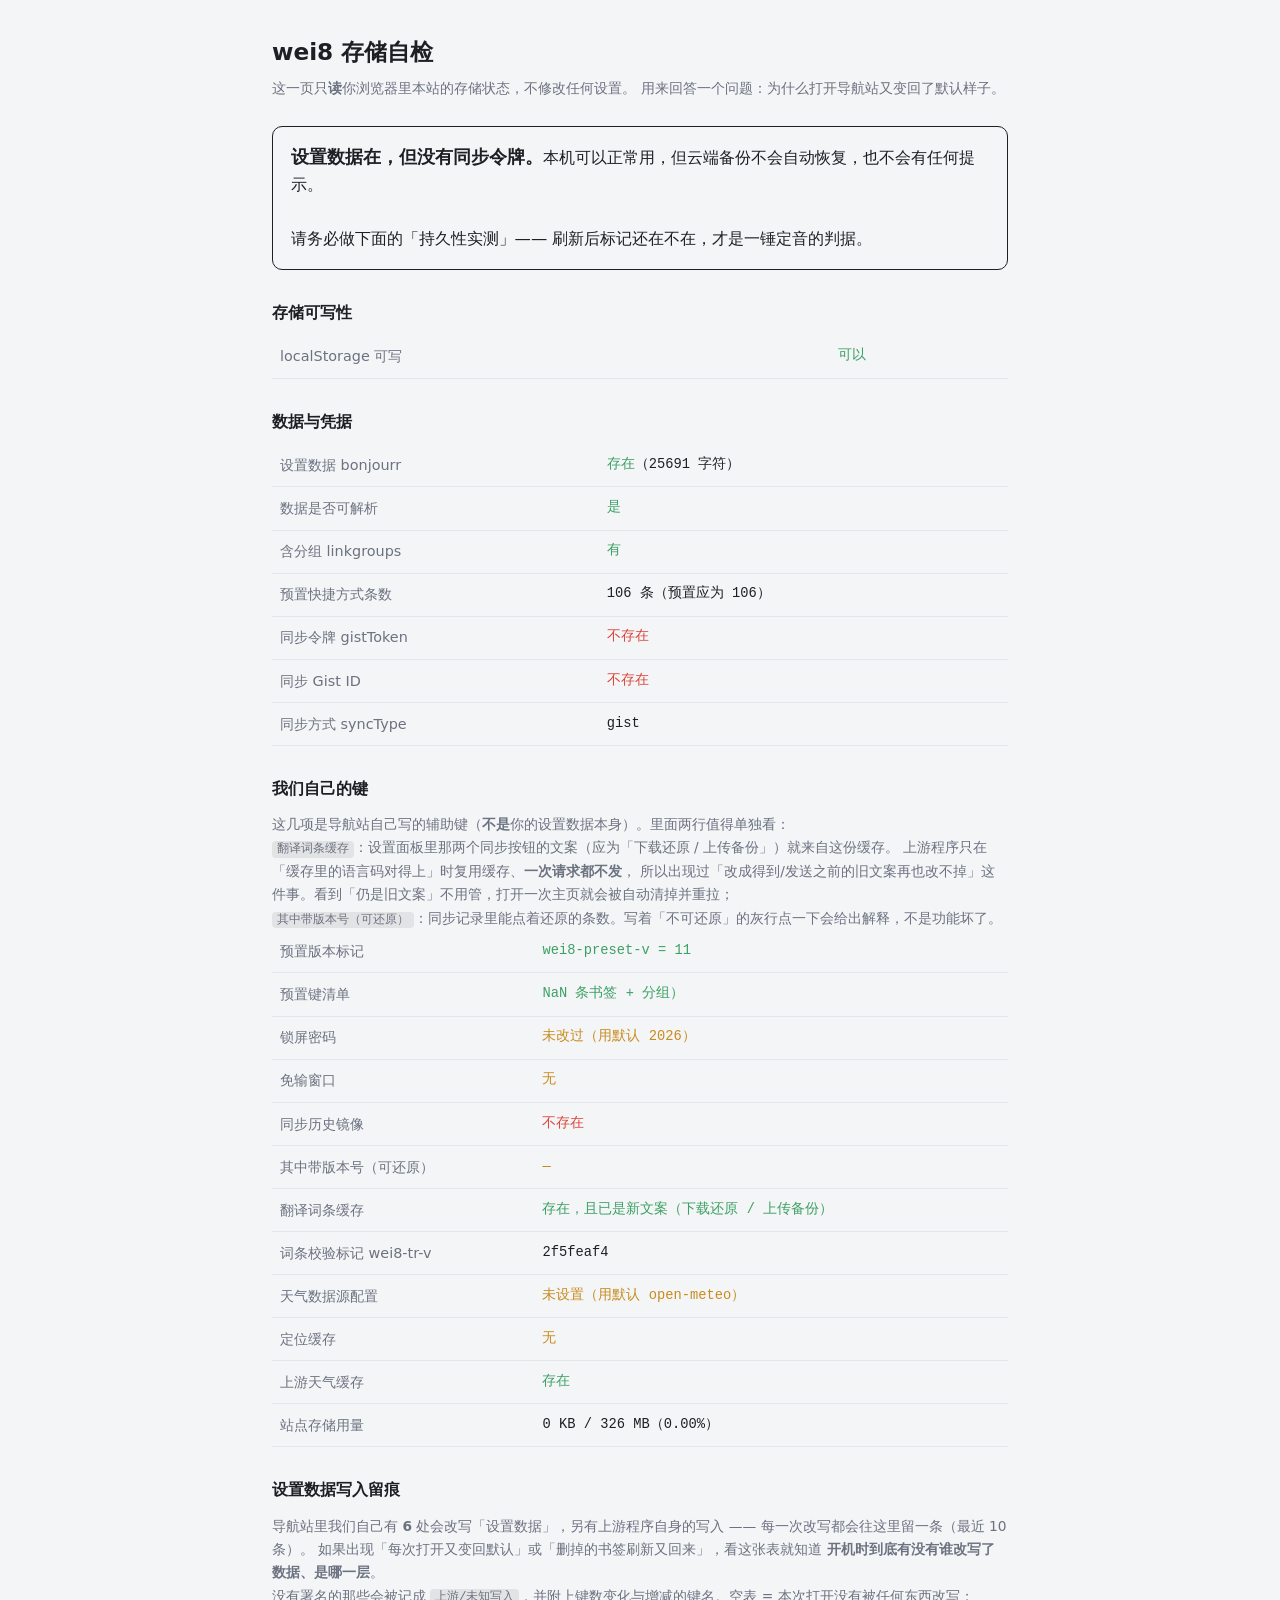
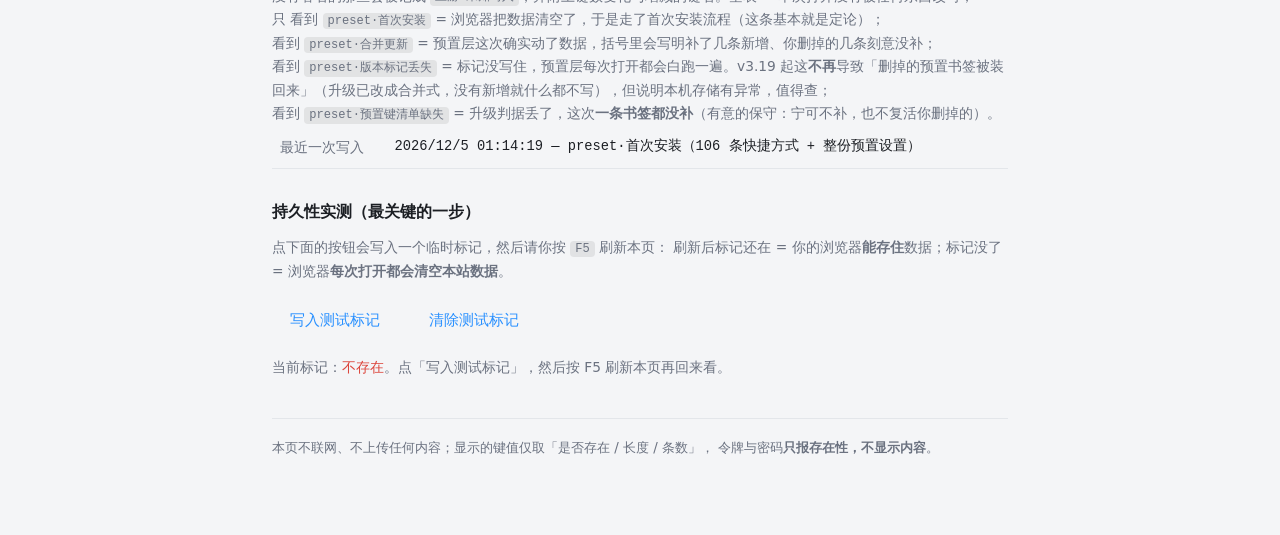
<file: wei8-diag.html>
<!DOCTYPE html>
<html lang="zh-CN">
    <head>
        <meta charset="UTF-8" />
        <meta name="viewport" content="width=device-width, initial-scale=1.0" />
        <meta name="robots" content="noindex" />
        <title>wei8 存储自检</title>
        <style>
            /* 自包含单页：不引任何外部资源，断网也能开。与 changelog 同一套配色。 */
            :root {
                --accent: 41, 144, 255;
                --ok: 60, 160, 100;
                --bad: 220, 70, 60;
                --warn: 200, 140, 30;
                --bg: #f4f5f7;
                --card: #ffffff;
                --text: #1c1f24;
                --muted: #6b7280;
                --line: #e3e6ea;
            }
            @media (prefers-color-scheme: dark) {
                :root {
                    --bg: #17191d;
                    --card: #212429;
                    --text: #e8eaed;
                    --muted: #9aa1ab;
                    --line: #33373e;
                }
            }
            * { box-sizing: border-box; }
            body {
                margin: 0;
                padding: 2rem 1.1rem 4rem;
                background: var(--bg);
                color: var(--text);
                font-family: system-ui, -apple-system, "Segoe UI", "Microsoft YaHei", "PingFang SC", sans-serif;
                font-size: 16px;
                line-height: 1.7;
                -webkit-font-smoothing: antialiased;
            }
            main { max-width: 46rem; margin: 0 auto; }
            h1 { margin: 0 0 .3rem; font-size: 1.45rem; font-weight: 600; }
            .sub { margin: 0 0 1.6rem; color: var(--muted); font-size: .9rem; }

            .verdict {
                border-radius: 10px;
                padding: 1rem 1.1rem;
                margin-bottom: 1.6rem;
                border: 1px solid var(--line);
                background: var(--card);
                font-size: 1.02rem;
                line-height: 1.65;
            }
            .verdict.bad { border-color: rgb(var(--bad) / .5); background: rgb(var(--bad) / .08); }
            .verdict.ok { border-color: rgb(var(--ok) / .5); background: rgb(var(--ok) / .08); }
            .verdict.warn { border-color: rgb(var(--warn) / .5); background: rgb(var(--warn) / .08); }
            .verdict strong { font-size: 1.08em; }

            h2 { font-size: 1rem; font-weight: 600; margin: 1.8rem 0 .6rem; }
            table { width: 100%; border-collapse: collapse; font-size: .9rem; }
            th, td { text-align: left; padding: .55rem .5rem; border-bottom: 1px solid var(--line); vertical-align: top; }
            th { color: var(--muted); font-weight: 500; white-space: nowrap; }
            td.v { font-family: ui-monospace, Consolas, monospace; font-size: .86rem; }
            .yes { color: rgb(var(--ok)); }
            .no { color: rgb(var(--bad)); }
            .mid { color: rgb(var(--warn)); }

            button {
                font: inherit;
                font-size: .92rem;
                padding: .5rem 1.1rem;
                border: 0;
                border-radius: 999px;
                cursor: pointer;
                background: rgb(var(--accent) / .15);
                color: rgb(var(--accent));
                margin-right: .6rem;
            }
            button:hover { background: rgb(var(--accent) / .25); }
            .hint { color: var(--muted); font-size: .86rem; margin: .7rem 0 0; }
            code {
                background: rgb(128 128 128 / .16);
                padding: .1em .4em;
                border-radius: 4px;
                font-size: .88em;
            }
            .foot { margin-top: 2.4rem; padding-top: 1.1rem; border-top: 1px solid var(--line);
                    color: var(--muted); font-size: .84rem; }
        </style>
    </head>
    <body>
        <main>
            <h1>wei8 存储自检</h1>
            <p class="sub">
                这一页只<strong>读</strong>你浏览器里本站的存储状态，不修改任何设置。
                用来回答一个问题：为什么打开导航站又变回了默认样子。
            </p>

            <div id="verdict" class="verdict"><strong>检测中…</strong></div>

            <h2>存储可写性</h2>
            <table id="t-write"></table>

            <h2>数据与凭据</h2>
            <table id="t-data"></table>

            <h2>我们自己的键</h2>
            <p class="hint">
                这几项是导航站自己写的辅助键（<strong>不是</strong>你的设置数据本身）。里面两行值得单独看：<br />                <code>翻译词条缓存</code>：设置面板里那两个同步按钮的文案（应为「下载还原 / 上传备份」）就来自这份缓存。
                上游程序只在「缓存里的语言码对得上」时复用缓存、<strong>一次请求都不发</strong>，
                所以出现过「改成得到/发送之前的旧文案再也改不掉」这件事。看到「仍是旧文案」不用管，打开一次主页就会被自动清掉并重拉；<br />
                <code>其中带版本号（可还原）</code>：同步记录里能点着还原的条数。写着「不可还原」的灰行点一下会给出解释，不是功能坏了。
            </p>
            <table id="t-ours"></table>

            <h2>设置数据写入留痕</h2>
            <p class="hint">
                导航站里我们自己有 <strong>6</strong> 处会改写「设置数据」，另有上游程序自身的写入
                —— 每一次改写都会往这里留一条（最近 10 条）。
                如果出现「每次打开又变回默认」或「删掉的书签刷新又回来」，看这张表就知道
                <strong>开机时到底有没有谁改写了数据、是哪一层</strong>。<br />
                没有署名的那些会被记成 <code>上游/未知写入</code>，并附上键数变化与增减的键名。空表 = 本次打开没有被任何东西改写；<br />
                只                看到 <code>preset·首次安装</code> = 浏览器把数据清空了，于是走了首次安装流程（这条基本就是定论）；<br />
                看到 <code>preset·合并更新</code> = 预置层这次确实动了数据，括号里会写明补了几条新增、你删掉的几条刻意没补；<br />
                看到 <code>preset·版本标记丢失</code> = 标记没写住，预置层每次打开都会白跑一遍。v3.19 起这<strong>不再</strong>导致「删掉的预置书签被装回来」（升级已改成合并式，没有新增就什么都不写），但说明本机存储有异常，值得查；<br />
                看到 <code>preset·预置键清单缺失</code> = 升级判据丢了，这次<strong>一条书签都没补</strong>（有意的保守：宁可不补，也不复活你删掉的）。
            </p>
            <table id="t-writes"></table>

            <h2>持久性实测（最关键的一步）</h2>
            <p class="hint">
                点下面的按钮会写入一个临时标记，然后请你按 <code>F5</code> 刷新本页：
                刷新后标记还在 = 你的浏览器<strong>能存住</strong>数据；标记没了 = 浏览器<strong>每次打开都会清空本站数据</strong>。
            </p>
            <p>
                <button id="btn-write">写入测试标记</button>
                <button id="btn-clear">清除测试标记</button>
            </p>
            <div id="persist-out" class="hint"></div>

            <p class="foot">
                本页不联网、不上传任何内容；显示的键值仅取「是否存在 / 长度 / 条数」，
                令牌与密码<strong>只报存在性，不显示内容</strong>。
            </p>
        </main>

        <script>
            (function () {
                'use strict';
                var PERSIST_KEY = 'wei8-diag-persist';

                function esc(s) {
                    return String(s).replace(/[&<>"]/g, function (c) {
                        return { '&': '&amp;', '<': '&lt;', '>': '&gt;', '"': '&quot;' }[c];
                    });
                }
                function row(table, label, valueHtml) {
                    var tr = document.createElement('tr');
                    var th = document.createElement('th');
                    th.textContent = label;
                    var td = document.createElement('td');
                    td.className = 'v';
                    td.innerHTML = valueHtml;
                    tr.appendChild(th);
                    tr.appendChild(td);
                    table.appendChild(tr);
                }
                function yes(t) { return '<span class="yes">' + esc(t) + '</span>'; }
                function no(t) { return '<span class="no">' + esc(t) + '</span>'; }
                function mid(t) { return '<span class="mid">' + esc(t) + '</span>'; }

                function get(k) {
                    try { return localStorage.getItem(k); } catch (e) { return null; }
                }

                // ---- 1) 可写性 ----
                var writable = false, writeErr = '';
                try {
                    var tk = 'wei8-diag-write';
                    localStorage.setItem(tk, '1');
                    writable = localStorage.getItem(tk) === '1';
                    localStorage.removeItem(tk);
                } catch (e) {
                    writeErr = String((e && e.name) || e) + (e && e.message ? ': ' + e.message : '');
                }
                var tW = document.getElementById('t-write');
                row(tW, 'localStorage 可写', writable
                    ? yes('可以')
                    : no('不可以') + (writeErr ? ' — ' + esc(writeErr) : ' — 被浏览器禁用或已满'));

                // ---- 2) 数据与凭据 ----
                var raw = get('bonjourr');
                var dataObj = null;
                if (raw) { try { dataObj = JSON.parse(raw); } catch (e) { dataObj = null; } }
                var linkCount = 0, hasGroups = false;
                if (dataObj) {
                    Object.keys(dataObj).forEach(function (k) {
                        if (/^links\d{4}w8$/.test(k)) linkCount++;
                    });
                    hasGroups = !!dataObj.linkgroups;
                }
                var token = get('gistToken');
                var gid = get('gistId');
                var syncType = get('syncType');

                var tD = document.getElementById('t-data');
                row(tD, '设置数据 bonjourr',
                    raw ? yes('存在') + '（' + raw.length + ' 字符）' : no('不存在'));
                row(tD, '数据是否可解析',
                    !raw ? mid('—（没有数据）')
                         : (dataObj ? yes('是') : no('否（内容损坏）')));
                row(tD, '含分组 linkgroups',
                    !dataObj ? mid('—') : (hasGroups ? yes('有') : no('没有')));
                row(tD, '预置快捷方式条数',
                    !dataObj ? mid('—') : String(linkCount) + ' 条（预置应为 106）');
                row(tD, '同步令牌 gistToken',
                    token ? yes('存在') + '（' + token.length + ' 字符，内容不显示）' : no('不存在'));
                row(tD, '同步 Gist ID',
                    gid ? yes('存在') + '（' + esc(gid) + '）' : no('不存在'));
                row(tD, '同步方式 syncType',
                    syncType ? esc(syncType) : mid('未设置'));

                // ---- 3) 我们自己的键 ----
                var tO = document.getElementById('t-ours');
                var presetMark = get('wei8-preset-v');
                row(tO, '预置版本标记', presetMark ? yes('wei8-preset-v = ' + esc(presetMark)) : no('不存在（下次打开会重灌预置）'));
                // v3.19：预置层记的「上一版预置了哪些键」，用来区分「本版新增」和「你自己删的」。
                // 这份清单丢了，升级时就一条新书签都不补（宁可不补也不复活），所以值得单独看一眼。
                var pkRaw = get('wei8-preset-keys');
                var pkN = -1;
                if (pkRaw) { try { var pkv = JSON.parse(pkRaw); if (Array.isArray(pkv)) pkN = pkv.length; } catch (e) { pkN = -1; } }
                row(tO, '预置键清单', !pkRaw ? no('不存在（下次升级一条书签都不补）')
                    : (pkN < 0 ? no('存在但内容损坏（' + pkRaw.length + ' 字符）')
                               : yes(pkN + ' 条（' + pkN - 1 + ' 条书签 + 分组）')));
                row(tO, '锁屏密码', get('wei8-lock-pass') ? yes('已改过（自定义密码）') : mid('未改过（用默认 2026）'));
                row(tO, '免输窗口', get('wei8-settings-unlock') ? esc(get('wei8-settings-unlock')) : mid('无'));
                var hist = get('wei8-sync-history');
                var histN = 0, histSha = 0;
                if (hist) {
                    try {
                        var a = JSON.parse(hist);
                        if (Array.isArray(a)) {
                            histN = a.length;
                            for (var hi = 0; hi < a.length; hi++) {
                                if (a[hi] && a[hi].sha) histSha++;
                            }
                        }
                    } catch (e) {}
                }
                row(tO, '同步历史镜像', hist ? yes(histN + ' 条') : no('不存在'));
                row(tO, '其中带版本号（可还原）',
                    !hist ? mid('—') : mid(histSha + ' / ' + histN + ' 条'));
                // v3.20：翻译词条缓存 —— 上游 main.js 把整份词条存在这个键里，而且判据只有
                //   「缓存里的语言码 === 当前语言码」→ 命中就一次请求都不发。
                //   所以「设置面板里两个同步按钮的文案改不掉」看这一个键就够，不必去猜 SW。
                var trRaw = get('translations');
                var trOk = -1;
                if (trRaw !== null && trRaw !== '') {
                    trOk = (trRaw.indexOf('"Get":"下载还原"') > -1
                            && trRaw.indexOf('"Send":"上传备份"') > -1) ? 1 : 0;
                }
                row(tO, '翻译词条缓存', trOk < 0
                    ? mid('不存在（下次打开会重新拉取，正常）')
                    : (trOk === 1
                        ? yes('存在，且已是新文案（下载还原 / 上传备份）')
                        : no('存在，但仍是旧文案（得到 / 发送）→ 打开一次主页就会被自动清掉并重拉')));
                row(tO, '词条校验标记 wei8-tr-v',
                    get('wei8-tr-v') ? esc(get('wei8-tr-v')) : mid('无'));
                row(tO, '天气数据源配置', get('wei8-weather') ? yes('存在') : mid('未设置（用默认 open-meteo）'));
                row(tO, '定位缓存', get('wei8-geo') ? yes('存在') : mid('无'));
                row(tO, '上游天气缓存', get('lastWeather') ? yes('存在') : mid('无'));

                // ---- 3.5) 设置数据写入留痕（v3.17） ----
                // 这张表是回答「谁在开机时把数据改回去了」最直接的证据：写入者 + 时刻。
                var tWr = document.getElementById('t-writes');
                var wrRaw = get('wei8-writes');
                var wrList = [];
                if (wrRaw) {
                    try { var wa = JSON.parse(wrRaw); if (Array.isArray(wa)) wrList = wa; } catch (e) {}
                }
                if (!wrList.length) {
                    row(tWr, '本次记录', mid('（空）打开本页以来，没有任何一层改写设置数据'));
                } else {
                    for (var wi = 0; wi < wrList.length; wi++) {
                        var w = wrList[wi] || {};
                        var when = '?';
                        if (w.at) {
                            var wd = new Date(w.at);
                            when = isNaN(wd.getTime()) ? String(w.at) : wd.toLocaleString('zh-CN');
                        }
                        // 写入守卫（v3.18）会给「非本层」的写入附一份结构摘要：键数变化 + 增删的键名。
                        // 只陈述结构，不含内容 —— 表格里不出现老板自己的数据。
                        var detail = '';
                        if (w.d && typeof w.d === 'object') {
                            var bits = [];
                            if (w.d.beforeState) bits.push(w.d.beforeState);
                            if (w.d.beforeKeys != null) bits.push('键数 ' + w.d.beforeKeys + ' → ' + w.d.afterKeys);
                            if (w.d.added) bits.push('新增 ' + w.d.added + ' 个键');
                            if (w.d.removed) bits.push('少了 ' + w.d.removed + ' 个键');
                            if (w.d.presetLinksAdded) {
                                bits.push('其中预置书签 +' + w.d.presetLinksAdded +
                                    (w.d.sample ? '（' + w.d.sample + '）' : ''));
                            }
                            if (w.d.removedSample) bits.push('少的键：' + w.d.removedSample);
                            if (w.d.note) bits.push(w.d.note);
                            if (bits.length) {
                                detail = '<br /><span style="opacity:.7">' + esc(bits.join('；')) + '</span>';
                            }
                        }
                        row(tWr, wi === 0 ? '最近一次写入' : '更早',
                            esc(when) + ' — ' + esc(String(w.by || '未知来源')) + detail);
                    }
                }

                // 存储配额
                if (navigator.storage && navigator.storage.estimate) {
                    navigator.storage.estimate().then(function (e) {
                        var used = e.usage || 0;
                        var quota = e.quota || 0;
                        var pct = quota ? (used / quota * 100) : 0;
                        row(tO, '站点存储用量',
                            Math.round(used / 1024) + ' KB / ' + Math.round(quota / 1024 / 1024) +
                            ' MB（' + pct.toFixed(2) + '%）');
                    }).catch(function () {});
                }

                // ---- 结论 ----
                var v = document.getElementById('verdict');
                var parts = [];
                if (!writable) {
                    v.className = 'verdict bad';
                    parts.push('<strong>你的浏览器不允许本站保存数据。</strong>' +
                        '这意味着所有设置（书签、背景、主题、同步令牌）在关闭页面后都会丢失 —— ' +
                        '这正是「每次打开又变回默认」的直接原因。跟导航站的代码无关。');
                } else if (!raw && !token) {
                    v.className = 'verdict bad';
                    parts.push('<strong>本站的存储现在是空的：没有设置数据，也没有同步令牌。</strong>' +
                        '这解释了为什么页面显示默认样子，而且没有任何提示 —— ' +
                        '云端备份要靠令牌才能取回，令牌也没了，所以恢复流程会静默跳过。');
                } else if (!raw) {
                    v.className = 'verdict warn';
                    parts.push('<strong>没有设置数据，但同步令牌还在。</strong>' +
                        '这种情况正常应该会自动从云端备份恢复；如果没恢复，说明云端那份也取不到了。');
                } else if (!token) {
                    v.className = 'verdict warn';
                    parts.push('<strong>设置数据在，但没有同步令牌。</strong>' +
                        '本机可以正常用，但云端备份不会自动恢复，也不会有任何提示。');
                } else {
                    v.className = 'verdict ok';
                    parts.push('<strong>本站存储状态正常：设置数据与同步令牌都在。</strong>');
                }
                parts.push('<br /><br />请务必做下面的「持久性实测」—— 刷新后标记还在不在，才是一锤定音的判据。');
                v.innerHTML = parts.join('');

                // ---- 持久性实测 ----
                var out = document.getElementById('persist-out');
                var existing = get(PERSIST_KEY);
                function showPersist() {
                    var cur = get(PERSIST_KEY);
                    if (cur) {
                        out.innerHTML = '当前标记：' + yes('存在') + '（写入于 ' + esc(cur) + '）—— ' +
                            '说明上次写入<strong>存住了</strong>。请按 F5 刷新，看它是否还在。';
                    } else {
                        out.innerHTML = '当前标记：' + no('不存在') + '。' +
                            '点「写入测试标记」，然后按 F5 刷新本页再回来看。';
                    }
                }
                document.getElementById('btn-write').addEventListener('click', function () {
                    try {
                        localStorage.setItem(PERSIST_KEY, new Date().toLocaleString('zh-CN'));
                        showPersist();
                        out.innerHTML += '<br /><strong>已写入。现在请按 F5 刷新本页。</strong>';
                    } catch (e) {
                        out.innerHTML = no('写入失败：' + String(e && e.message || e));
                    }
                });
                document.getElementById('btn-clear').addEventListener('click', function () {
                    try { localStorage.removeItem(PERSIST_KEY); } catch (e) {}
                    showPersist();
                });
                showPersist();
            })();
        </script>
    </body>
</html>
</file>
<file: src/styles/style.css>
/* src/styles/_global.css */
:root {
  --app-height: 100vh;
  --notes-width: 50em;
  --page-width: 1600px;
  --page-gap: 1em;
  --links-width: auto;
  --link-padding: 0.3em;
  --link-outer-radius: 0.6em;
  --fade-in: 400ms;
  --blur: 15px;
  --brightness: 0.8;
  --load-time-transition: 0ms;
  --solid-background: black;
  --average-color: black;
  --text-shadow-alpha: 0.2;
  --text-shadow-interface: 1px 2px 6px rgb(0 0 0 / var(--text-shadow-alpha));
  --notes-background-alpha: 0.1;
  --searchbar-background-alpha: 0.1;
  --font-family:
    -apple-system,
    system-ui,
    Ubuntu,
    Roboto,
    "Open Sans",
    "Segoe UI",
    "Helvetica Neue";
  --monospace-font-family:
    Consolas,
    Monaco,
    Ubuntu Mono,
    monospace;
  --font-weight-clock: 200;
  --font-weight: 400;
  --font-color: 255 255 255;
  --font-on-blur-color: 255 255 255;
  --font-size: 1em;
  --pomodoro-font-size: 14px;
  --clock-size: 6em;
  --greeting-size: 3em;
  --supporters-notif-height: -171px;
  --supporters-notif-background: "https://images.unsplash.com/photo-1457269449834-928af64c684d?q=80&w=1074&auto=format&fit=crop";
  --accent-color: 41 144 255;
  --danger-color: 230 75 67;
  --color-green: 46 208 88;
  --color-orange: #fe9030;
  --border-radius: 25px;
  --out-cubic: cubic-bezier(0.215, 0.61, 0.355, 1);
}
[data-theme=light] {
  --color-text: #222222;
  --color-param: 255 255 255;
  --color-settings: #f2f2f7;
  --color-areas: #f2f2f7;
  --color-areas-text: rgb(var(--accent-color));
  --color-input: #eaeaee;
  --color-input-outside: #e3e3ea;
  --color-focused: #dddde4;
  --color-border: #c8c7cc;
  --color-placeholder: #7c7d7e;
  --color-light-text: #5a5858;
  --color-dialog: #fffb;
  --color-dialog-border: #3334;
  --color-dialog-highlight: #fff4;
  --color-dialog-input-text: #716f6d;
  --color-dialog-input-bg: rgb(106 104 111 / 0.12);
}
[data-theme=dark] {
  --color-text: #eeeeee;
  --color-light-text: #929294;
  --color-param: 28 28 30;
  --color-settings: #000000;
  --color-input: #39383d;
  --color-input-outside: #39383d;
  --color-border: var(--color-input);
  --color-areas: var(--color-input);
  --color-areas-text: var(--color-text);
  --color-placeholder: #a4a5a6;
  --color-focused: #323135;
  --color-dialog: #191919aa;
  --color-dialog-border: #fff4;
  --color-dialog-highlight: #fff2;
  --color-dialog-input-text: #a4a7a8;
  --color-dialog-input-bg: rgb(110 107 114 / 0.25);
}
[data-browser=edge] .firefox-only,
[data-browser=other] .firefox-only,
[data-browser=opera] .firefox-only,
[data-browser=chrome] .firefox-only,
[data-browser=safari] .firefox-only,
[data-browser=edge] .safari-only,
[data-browser=other] .safari-only,
[data-browser=opera] .safari-only,
[data-browser=chrome] .safari-only,
[data-browser=firefox] .safari-only,
[data-platform=safari] .not-safari,
[data-browser=edge] .not-edge,
[data-platform=online] .not-online {
  display: none;
}
#interface,
input[type=range],
input[type=checkbox] {
  color-scheme: only light;
}
body {
  margin: 0;
  opacity: 1;
  color: rgb(var(--font-color));
  font-size: 1em;
  font-family:
    -apple-system,
    system-ui,
    Ubuntu,
    Roboto,
    "Open Sans",
    "Segoe UI",
    "Helvetica Neue";
  text-align: center;
  overflow-x: hidden;
  overflow-y: overlay;
  touch-action: manipulation;
  user-select: none;
  -webkit-user-select: none;
  background-color: var(--average-color);
  padding: env(safe-area-inset-top) env(safe-area-inset-right) env(safe-area-inset-bottom) env(safe-area-inset-left);
}
body p,
body h3 {
  margin: 0;
}
body hr {
  border: none;
  border-bottom: 1px solid var(--color-border);
  margin: 10px auto;
  display: block;
}
body li {
  list-style: none;
}
body button,
body select {
  cursor: pointer;
}
body a,
body input,
body textarea,
body select,
body button {
  border: none;
  outline: none;
  font-family: inherit;
  box-sizing: border-box;
}
body.tabbing #settings a:focus,
body.tabbing input:focus,
body.tabbing textarea:focus,
body.tabbing .pce-focus,
body.tabbing select:focus,
body.tabbing button:focus,
body.tabbing button:focus,
body.tabbing #bookmarks li:focus-visible,
body.tabbing #link-title div:focus-visible,
body.tabbing #linkblocks .link:has(a:focus-visible),
body.tabbing #linkblocks .link-folder:focus-visible,
body.tabbing #notes_toolbar:focus-visible,
body.tabbing input:focus-visible + .slider,
body.tabbing #focus-toggle:focus,
body.tabbing .pomodoro_mode:focus {
  outline-width: 2px;
  outline-color: rgb(var(--accent-color));
  outline-style: dashed;
}
body.tabbing #linkblocks .link {
  border-radius: 10px;
  outline-offset: 3px;
}
body.tabbing button.btn-red:focus-visible {
  outline-color: var(--color-red);
}
body.loading #settings,
body.loading #interface,
body.loading #contextmenu,
body.loading #show-settings,
body.loading #credit-container {
  opacity: 0;
}
body.init #interface,
body.init #show-settings,
body.init #credit-container {
  transition: opacity var(--load-time-transition);
}
body.init #show-settings button {
  transition: background-color 0s;
}
body.potato #bookmarks,
body.potato #bookmarks::backdrop,
body.potato #element-mover,
body.potato .move-overlay {
  -webkit-backdrop-filter: none;
  backdrop-filter: none;
  transition: none;
}
body.potato #supporters-modal-container,
body.potato #linkblocks.in-folder #link-list {
  -webkit-backdrop-filter: none;
  backdrop-filter: none;
}
body.potato #bookmarks::backdrop {
  background-color: rgb(34 34 34 / 0.5333333333);
}
[data-theme=dark] body.potato #supporters-modal {
  background-color: #1a1a1a;
}
[data-theme=light] body.potato #supporters-modal {
  background-color: #e2e2e2;
}
body.potato #editlink,
body.potato #bookmarks,
body.potato #element-mover {
  background-color: rgb(var(--color-param));
}
body.blurred .move-overlay,
body.blurred .link-folder > div {
  backdrop-filter: none;
  -webkit-backdrop-filter: none;
}
body .he_hidden,
body #time .analog.he_hidden,
body #tempContainer.he_hidden {
  display: none;
}
button,
select,
input {
  user-select: none;
  font-size: 13px;
}
dialog a,
aside a {
  color: rgb(var(--accent-color));
  border-radius: 4px;
  text-decoration: none;
}
dialog a:hover,
aside a:hover {
  text-decoration: underline;
}
body::-webkit-scrollbar {
  display: none;
}
aside::-webkit-scrollbar,
textarea::-webkit-scrollbar,
.pce-overlays::-webkit-scrollbar {
  width: 10px;
}
aside::-webkit-scrollbar-track,
textarea::-webkit-scrollbar-track,
.pce-overlays::-webkit-scrollbar-track {
  box-shadow: inset 0 0 10px 10px transparent;
  border: solid 3px transparent;
}
aside::-webkit-scrollbar-thumb,
textarea::-webkit-scrollbar-thumb,
.pce-overlays::-webkit-scrollbar-thumb {
  box-shadow: inset 0 0 10px 10px var(--color-border);
  border: solid 3px transparent;
  border-radius: 10px;
}

/* src/styles/interface/global.css */
#interface {
  position: relative;
  display: grid;
  width: 100%;
  gap: var(--page-gap);
  max-width: var(--page-width);
  min-height: 100dvh;
  padding: 4em 1em 6em 1em;
  margin: 0 auto;
  box-sizing: border-box;
  font-size: var(--font-size);
  font-family: var(--font-family);
  font-weight: var(--font-weight);
  text-shadow: var(--text-shadow-interface);
  grid-template-areas: var(--grid);
  transition: opacity var(--load-time-transition), transform 0.33s;
}
@supports not (min-height: 100dvh) {
  #image-background-overlay,
  #interface {
    min-height: 100vh;
  }
}
#interface.pushed {
  transform: translateX(-100px);
}
.move-edit #main,
.move-edit #time,
.move-edit #linkblocks,
.move-edit #sb_container,
.move-edit #notes_container,
.move-edit #quotes_container,
.move-edit #pomodoro_container {
  z-index: 3;
  cursor: pointer;
  user-select: none;
  pointer-events: none;
}
#main,
#time,
#linkblocks,
#sb_container,
#notes_container,
#quotes_container,
#pomodoro_container {
  place-self: center;
}
.layout-text-left {
  text-align: left;
}
.layout-text-right {
  text-align: right;
}

/* src/styles/interface/background.css */
#background-media .video-looper {
  transition: opacity var(--video-fadetime);
}
#background-media .video-looper video {
  position: absolute;
  top: 0;
  left: 0;
  width: 100%;
  height: 100%;
  object-fit: cover;
  &.hiding {
    opacity: 0;
    transition: opacity var(--video-fadetime);
  }
}
#background-wrapper {
  position: fixed;
  width: 100%;
  height: 100%;
  min-height: var(--app-height);
  min-height: 100lvh;
  overflow: hidden;
  z-index: -1;
  transition: opacity var(--fade-in);
}
#background-wrapper .background-image.pixelated {
  image-rendering: pixelated;
}
#background-media .video-looper,
#background-media .background-image,
#background-color,
#background-texture {
  position: fixed;
  top: 0;
  left: 0;
  width: 100%;
  height: 100%;
}
#background-wrapper.hidden {
  opacity: 0;
}
#background-wrapper #background-media,
#background-wrapper[data-type=color] #background-color {
  display: block;
}
#background-wrapper #background-color,
#background-wrapper[data-type=color] #background-media {
  display: none;
}
#background-media .video-looper,
#background-media .background-image {
  object-fit: cover;
  background-size: cover;
  background-position: center;
  transform: scale(1.1);
  filter: blur(var(--blur)) brightness(var(--brightness));
}
#background-media [data-res=small] {
  image-rendering: pixelated;
}
#background-media .video-looper,
#background-media .background-image {
  transition: opacity 1.2s;
}
#background-media .video-looper.hiding,
#background-media .background-image.hiding {
  opacity: 0;
}
[data-browser=safari] #background-media .video-looper,
[data-browser=safari] #background-media .background-image {
  transform: scale(1.1) translateX(0px) translate3d(0, 0, 0);
}
body.init #background-media .video-looper,
body.init #background-media .background-image {
  transition: none;
}
#background-color {
  background-color: var(--solid-background);
}
#background-texture {
  background-position: center center;
}
#background-wrapper[data-texture=grain] #background-texture {
  opacity: var(--texture-opacity);
  background-size: var(--texture-size);
  background-image: url("./grain-SNSVLB6Q.png");
  background-repeat: repeat;
}
#background-wrapper[data-texture=verticalDots] #background-texture {
  opacity: var(--texture-opacity);
  background-size: var(--texture-size) var(--texture-size);
  background-image: radial-gradient(var(--texture-color) 1.25px, transparent 0);
}
#background-wrapper[data-texture=diagonalDots] #background-texture {
  opacity: var(--texture-opacity);
  background-image: radial-gradient(var(--texture-color) 1.25px, transparent 1.25px), radial-gradient(var(--texture-color) 1.25px, transparent 1.25px);
  background-size: var(--texture-size) var(--texture-size);
  background-position: 0 0, calc(var(--texture-size) / 2) calc(var(--texture-size) / 2);
}
#background-wrapper[data-texture=checkerboard] #background-texture {
  opacity: var(--texture-opacity);
  background-image:
    repeating-linear-gradient(
      45deg,
      var(--texture-color) 25%,
      transparent 25%,
      transparent 75%,
      var(--texture-color) 75%,
      var(--texture-color)),
    repeating-linear-gradient(
      45deg,
      var(--texture-color) 25%,
      transparent 25%,
      transparent 75%,
      var(--texture-color) 75%,
      var(--texture-color));
  background-position: 0 0, calc(var(--texture-size) / 2) calc(var(--texture-size) / 2);
  background-size: var(--texture-size) var(--texture-size);
}
#background-wrapper[data-texture=isometric] #background-texture {
  opacity: var(--texture-opacity);
  background-image:
    linear-gradient(
      30deg,
      var(--texture-color) 12%,
      transparent 12.5%,
      transparent 87%,
      var(--texture-color) 87.5%,
      var(--texture-color)),
    linear-gradient(
      150deg,
      var(--texture-color) 12%,
      transparent 12.5%,
      transparent 87%,
      var(--texture-color) 87.5%,
      var(--texture-color)),
    linear-gradient(
      30deg,
      var(--texture-color) 12%,
      transparent 12.5%,
      transparent 87%,
      var(--texture-color) 87.5%,
      var(--texture-color)),
    linear-gradient(
      150deg,
      var(--texture-color) 12%,
      transparent 12.5%,
      transparent 87%,
      var(--texture-color) 87.5%,
      var(--texture-color)),
    linear-gradient(
      60deg,
      var(--texture-color-transparent) 25%,
      transparent 25.5%,
      transparent 75%,
      var(--texture-color-transparent) 75%,
      var(--texture-color-transparent)),
    linear-gradient(
      60deg,
      var(--texture-color-transparent) 25%,
      transparent 25.5%,
      transparent 75%,
      var(--texture-color-transparent) 75%,
      var(--texture-color-transparent));
  background-size: 44px 77px;
  background-position:
    0 0,
    0 0,
    22px 39px,
    22px 39px,
    0 0,
    22px 39px;
}
#background-wrapper[data-texture=topographic] #background-texture {
  background-color: var(--texture-color);
  opacity: var(--texture-opacity);
  mask-image: url('data:image/svg+xml,<svg%0A    clip-rule="evenodd"%0A    fill-rule="evenodd"%0A    stroke-linejoin="round"%0A    stroke-miterlimit="2"%0A    viewBox="0 0 600 600"%0A    xmlns="http://www.w3.org/2000/svg"%0A>%0A    <path%0A        d="m600 325.1v-1.17c-6.5 3.83-13.06 7.64-14.68 8.64-10.6 6.56-18.57 12.56-24.68 19.09-5.58 5.95-12.44 10.06-22.42 14.15-1.45.6-2.96 1.2-4.83 1.9l-4.75 1.82c-9.78 3.75-14.8 6.27-18.98 10.1-4.23 3.88-9.65 6.6-16.77 8.84-1.95.6-3.99 1.17-6.47 1.8l-6.14 1.53c-5.29 1.35-8.3 2.37-10.54 3.78-3.08 1.92-6.63 3.26-12.74 5.03-1.604.464-3.21.917-4.82 1.36-2.04.58-3.6 1.04-5.17 1.52-3.804 1.147-7.543 2.499-11.2 4.05-2.7 1.15-5.5 3.93-8.78 8.4-2.157 2.994-4.208 6.062-6.15 9.2-5.75 9.07-7.58 11.74-10.24 14.51-1.446 1.499-2.982 2.909-4.6 4.22-2.33 1.9-10.39 7.54-11.81 8.74-1.476 1.138-2.721 2.546-3.67 4.15-1.24 2.3-1.9 4.57-2.78 8.87-2.17 10.61-3.52 14.81-8.2 22.1-4.07 6.33-6.8 9.88-9.83 12.99-.47.48-.95.96-1.5 1.48l-3.75 3.56c-1.67 1.6-3.18 3.12-4.86 4.9-4.574 4.797-7.962 10.599-9.89 16.94-2.5 8.13-2.72 15.47-1.76 27.22.47 5.82.51 6.36.51 8.18 0 10.51.12 17.53.63 25.78.24 4.05.56 7.8.97 11.22h.9c-1.13-9.58-1.5-21.83-1.5-37 0-1.86-.04-2.4-.52-8.26-.94-11.63-.72-18.87 1.73-26.85 1.88-6.194 5.185-11.863 9.65-16.55 1.67-1.76 3.18-3.27 4.83-4.85.63-.6 3.13-2.96 3.75-3.57.514-.492 1.021-.992 1.52-1.5 3.09-3.16 5.86-6.76 9.96-13.15 4.77-7.42 6.15-11.71 8.34-22.44.86-4.21 1.5-6.4 2.68-8.6.68-1.25 1.79-2.48 3.43-3.86 1.38-1.15 9.43-6.8 11.8-8.72 1.71-1.4 3.26-2.81 4.7-4.3 2.72-2.85 4.56-5.54 10.36-14.67 1.926-3.12 3.96-6.172 6.1-9.15 3.2-4.33 5.9-7.01 8.37-8.07 3.5-1.5 7.06-2.77 11.1-4.02 2.521-.776 5.054-1.51 7.6-2.2l2.38-.67c6.19-1.79 9.81-3.16 12.98-5.15 2.14-1.33 5.08-2.33 10.27-3.65l6.14-1.53c2.5-.63 4.55-1.2 6.52-1.82 7.24-2.27 12.79-5.06 17.15-9.05 4.05-3.72 9-6.2 18.66-9.9l4.75-1.82c1.87-.72 3.39-1.31 4.85-1.91 10.1-4.15 17.07-8.32 22.76-14.4 6.05-6.45 13.95-12.4 24.49-18.92 1.56-.96 7.82-4.6 14.15-8.33v-64.58c-4 8.15-8.52 14.85-12.7 17.9-2.51 1.82-5.38 4.02-9.04 6.92-2.083 1.652-4.16 3.312-6.23 4.98l-1.27 1.02c-1.622 1.302-3.245 2.602-4.87 3.9-7.55 6-12.9 10.05-17.61 13.19-3.1 2.06-3.86 2.78-8.06 7.13-5.84 6.07-11.72 8.62-29.15 10.95-11.3 1.5-20.04 4.91-30.75 11.07-1.65.94-7.27 4.27-6.97 4.1-2.7 1.58-4.69 2.69-6.64 3.66-5.63 2.8-10.47 4.17-15.71 4.17-17.13 0-41.44 11.51-51.63 22.83-12.05 13.4-31.42 27.7-45.25 31.16-7.4 1.85-11.85 7.05-14.04 14.69-1.26 4.4-1.58 8.28-1.58 13.82 0 .82.01.98.24 3.63.45 5.18.35 8.72-.77 13.26-1.53 6.2-4.89 12.6-10.59 19.43-13.87 16.65-22.88 46.58-22.88 71.68 0 2.39.02 4.26.06 8.75.12 10.8.1 15.8-.22 21.95-.56 11.18-2.09 20.73-5 29.3h-1.05c2.94-8.56 4.49-18.12 5.05-29.35.31-6.13.34-11.1.22-21.9-.04-4.48-.06-6.36-.06-8.75 0-25.32 9.07-55.47 23.12-72.32 5.6-6.72 8.88-12.99 10.38-19.03 1.09-4.4 1.18-7.85.74-12.93-.23-2.7-.24-2.86-.24-3.72 0-5.62.32-9.57 1.62-14.1 2.28-7.95 6.97-13.44 14.76-15.39 13.6-3.4 32.82-17.59 44.75-30.84 10.37-11.53 34.95-23.17 52.37-23.17 5.07 0 9.77-1.33 15.26-4.07 1.93-.96 3.9-2.05 6.58-3.62-.3.18 5.33-3.16 6.98-4.11 10.82-6.21 19.66-9.67 31.11-11.2 17.23-2.3 22.9-4.75 28.57-10.64 4.25-4.41 5.04-5.16 8.22-7.28 4.68-3.11 10.01-7.14 17.55-13.14 1.624-1.292 3.244-2.589 4.86-3.89l1.28-1.02c2.075-1.662 4.152-3.322 6.23-4.98 3.67-2.9 6.55-5.12 9.07-6.95 4.37-3.19 9.16-10.56 13.29-19.4zm0-116.23c-.62.01-1.27.06-1.95.13-6.13.63-13.83 3.45-21.83 7.45-3.64 1.82-8.46 2.67-14.17 2.71-4.7.04-9.72-.47-14.73-1.33-1.7-.3-3.26-.61-4.67-.93-1.172-.257-2.357-.448-3.55-.57-5.543-.463-11.099-.756-16.66-.88-10.42-.16-17.2.74-17.97 2.73-.38.97.6 2.55 3.03 4.87 1.01.97 2.22 2.03 4.04 3.55 1.594 1.343 3.191 2.683 4.79 4.02 1.39 1.2 3.1 1.92 5.5 2.5.7.16.86.2 2.64.54 3.53.7 5.03 1.25 6.15 2.63 1.41 1.76 1.4 4.54-.15 8.88-2.44 6.83-5.72 10.05-10.19 10.33-3.63.23-7.6-1.29-14.52-5.06-4.53-2.47-6.82-7.3-8.32-15.26-.17-.87-.32-1.78-.5-2.86l-.43-2.76c-1.05-6.58-1.9-9.2-3.73-10.11-.81-.4-1.59-.74-2.36-1-2.27-.77-4.6-1.02-8.1-.92-2.29.07-14.7 1-13.77.93-20.55 1.37-28.8 5.05-37.09 14.99-1.463 1.776-2.881 3.59-4.25 5.44l-2.3 3.09-2.51 3.32c-4.1 5.36-7.06 8.48-10.39 11.12-.65.52-1.33 1.04-2.13 1.62l-4.11 2.94c-1.76 1.277-3.481 2.608-5.16 3.99-4.55 3.74-9.74 8.6-16.25 15.38-8.25 8.58-11.78 13.54-11.7 15.95.07 1.65 1.64 2.11 6.79 2.38 1.61.09 2.15.12 2.98.2 2.95.24 5.09.73 6.81 1.68 7.48 4.15 11.63 7.26 13.95 11.58 3.3 6.15.8 12.88-8.89 20.26-8.28 6.3-11.1 10.37-11.31 14.96-.06 1.17 0 1.93.26 4.43.69 6.47.25 10.65-2.8 17.42-1.139 2.639-2.532 5.161-4.16 7.53-2.82 3.97-5.47 5.74-10.6 7.69-.43.16-3.34 1.23-4.27 1.59-1.8.68-3.38 1.36-5.01 2.14-4.18 2-8.4 4.6-13.1 8.24-8.44 6.51-13.23 14.56-15.98 25.06-1.1 4.2-1.55 6.81-2.8 15.21-1.26 8.6-2.17 12.64-4.08 16.55-2.1 4.28-11.93 26.59-12.97 28.88-2.036 4.511-4.16 8.982-6.37 13.41-4.07 8.11-7.61 14.07-10.73 17.81-5.38 6.46-8.98 14.37-13.77 28.42-.637 1.864-1.267 3.731-1.89 5.6-1.8 5.35-2.96 8.6-4.26 11.85-6.13 15.32-25.43 26.31-46.46 26.31-11.2 0-20.58-2.74-31.02-8.55-5.6-3.13-4.55-2.42-22.26-14.54-14.33-9.8-17.7-10.73-20.47-6.9-.37.5-1.81 2.74-1.83 2.77-1.499 2.085-3.151 4.057-4.94 5.9-.73.79-5.52 5.87-6.97 7.45-2.38 2.6-4.3 4.81-5.98 6.93-1.947 2.376-3.649 4.942-5.08 7.66-1.29 2.57-1.9 5.25-2.66 10.6-.152 1.06-.305 2.12-.46 3.18h-1l.47-3.32c.77-5.45 1.4-8.2 2.75-10.9 1.464-2.782 3.206-5.409 5.2-7.84 1.7-2.14 3.63-4.38 6.03-6.98 1.45-1.59 6.24-6.68 6.96-7.46 1.752-1.806 3.37-3.738 4.84-5.78s1.47-2.26 1.86-2.8c3.25-4.5 7.08-3.44 21.84 6.67 17.67 12.08 16.62 11.38 22.19 14.48 10.3 5.73 19.5 8.43 30.53 8.43 20.65 0 39.57-10.77 45.54-25.69 1.525-3.892 2.939-7.827 4.24-11.8.627-1.866 1.254-3.733 1.88-5.6 4.83-14.16 8.47-22.14 13.96-28.73 3.05-3.66 6.56-9.57 10.6-17.61 1.97-3.93 4.04-8.31 6.35-13.38 1.03-2.28 10.88-24.61 12.98-28.91 1.85-3.79 2.75-7.76 4-16.25 1.24-8.44 1.7-11.07 2.81-15.32 2.8-10.7 7.71-18.94 16.33-25.6 4.118-3.252 8.573-6.051 13.29-8.35 1.66-.8 3.27-1.48 5.08-2.18.94-.36 3.86-1.43 4.28-1.59 4.95-1.88 7.44-3.55 10.14-7.33 1.35-1.9 2.68-4.3 4.06-7.37 2.97-6.58 3.39-10.59 2.72-16.9-.219-1.516-.309-3.048-.27-4.58.22-4.94 3.21-9.24 11.7-15.7 9.33-7.11 11.66-13.34 8.62-19-2.2-4.09-6.25-7.12-13.55-11.17-1.57-.88-3.6-1.33-6.42-1.57-.8-.07-1.34-.1-2.95-.19-5.77-.3-7.63-.85-7.72-3.34-.1-2.81 3.5-7.87 11.97-16.69 6.53-6.8 11.75-11.69 16.33-15.45 1.79-1.47 3.42-2.72 5.2-4.03l4.12-2.94c.79-.58 1.46-1.08 2.1-1.59 3.26-2.6 6.16-5.65 10.21-10.94.839-1.102 1.673-2.209 2.5-3.32l2.31-3.09c1.8-2.39 3.04-4 4.29-5.48 8.47-10.17 16.98-13.96 37.27-15.3-.44.02 12-.9 14.32-.98 3.62-.1 6.05.16 8.46.98.8.27 1.62.62 2.47 1.04 2.27 1.14 3.17 3.87 4.27 10.85l.44 2.76c.17 1.07.33 1.97.5 2.83 1.44 7.69 3.62 12.29 7.8 14.57 6.76 3.68 10.6 5.15 13.99 4.94 4-.25 6.99-3.17 9.3-9.67 1.45-4.04 1.46-6.49.32-7.92-.9-1.12-2.28-1.62-5.57-2.27-.894-.162-1.785-.345-2.67-.55-2.54-.6-4.39-1.4-5.93-2.71-1.577-1.356-3.17-2.693-4.78-4.01-1.398-1.156-2.759-2.356-4.08-3.6-2.73-2.6-3.86-4.43-3.28-5.95 1.02-2.64 7.82-3.54 18.93-3.37 5.585.091 11.166.384 16.73.88 2.76.39 3.2.49 3.68.6 1.4.3 2.95.62 4.62.91 4.805.868 9.677 1.31 14.56 1.32 5.56-.04 10.24-.86 13.73-2.6 8.1-4.05 15.89-6.9 22.17-7.56.7-.07 1.4-.11 2.05-.13zm0-100.94v1.5c-8.62 16.05-17.27 29.55-23.65 35.92-3.19 3.2-7.62 4.9-13.54 5.56-4.45.48-8.28.4-19.18-.2-9.91-.55-15.32-.44-20.52.78-4.926 1.153-9.947 1.86-15 2.11l-2.25.14c-12.49.75-19.37 1.78-32.72 5.74-4.5 1.33-9.27 2.49-14.3 3.48-10.766 2.047-21.657 3.373-32.6 3.97-7.56.45-13.21.57-20.24.57-5.4 0-11.9 1.61-18 5.18-8.3 4.87-15.06 12.87-19.53 24.5-1.26 3.382-2.784 6.658-4.56 9.8-3.6 6.2-6.92 8.99-13.38 12.18l-4.03 1.96c-5.515 2.679-10.62 6.13-15.16 10.25-8.2 7.33-13.72 16.63-22.54 35.6l-2.08 4.49c-7.3 15.7-11.5 23.3-17.35 29.87-7.7 8.66-20.25 14.42-40.31 20.08-4.37 1.23-19.04 5.08-19.24 5.13-6.92 1.87-11.68 3.34-15.63 4.92-10.55 4.22-18.71 10.52-36.38 26.52l-1.7 1.54c-8.58 7.76-13.41 11.9-18.81 15.88-3.95 2.9-8 5.67-12.97 8.91-2.06 1.34-10.3 6.6-12.33 7.94-11.52 7.5-18.53 13.04-24.62 20.08-2.403 2.754-4.558 5.716-6.44 8.85-4.13 6.91-6.27 13.15-9.2 25.11l-1.54 6.26c-.6 2.45-1.15 4.54-1.72 6.58-2.97 10.7-6.9 17.36-14.78 26.91l-4.1 4.96c-1.437 1.735-2.834 3.502-4.19 5.3-1.456 1.909-2.615 4.026-3.44 6.28-1.16 3.23-1.52 5.9-1.87 11.94-.58 10.05-1.42 15.04-4.63 22.67-1.57 3.72-5.66 14.02-6.41 15.8-1.051 2.531-2.243 5.002-3.57 7.4-2.88 5.14-6.71 10.12-13.12 16.95-5.96 6.36-8.87 10.9-10.61 16-.531 1.586-.991 3.194-1.38 4.82l-.46 1.84h-1.03l.52-2.08c.52-2.09.92-3.49 1.4-4.9 1.8-5.25 4.78-9.9 10.84-16.36 6.35-6.78 10.13-11.7 12.97-16.77 1.308-2.363 2.483-4.796 3.52-7.29.75-1.76 4.84-12.06 6.4-15.8 3.17-7.5 3.99-12.4 4.56-22.33.35-6.14.72-8.88 1.93-12.23.858-2.347 2.065-4.552 3.58-6.54 1.27-1.7 2.6-3.37 4.22-5.34l4.11-4.95c7.8-9.46 11.66-16 14.59-26.54.56-2.04 1.1-4.12 1.71-6.56l1.53-6.26c2.96-12.04 5.13-18.36 9.32-25.39 1.84-3.08 4-6.05 6.54-8.99 6.17-7.12 13.24-12.7 24.83-20.26 2.05-1.33 10.28-6.6 12.33-7.94 4.96-3.22 9-5.98 12.92-8.87 5.37-3.95 10.19-8.08 18.74-15.82l1.7-1.54c17.76-16.09 25.98-22.43 36.67-26.7 4-1.6 8.8-3.09 15.75-4.96.21-.06 14.87-3.9 19.22-5.13 19.9-5.61 32.32-11.31 39.85-19.78 5.76-6.48 9.93-14.02 17.18-29.64l2.09-4.5c8.87-19.07 14.44-28.46 22.77-35.9 4.607-4.18 9.785-7.681 15.38-10.4l4.04-1.97c6.3-3.1 9.47-5.77 12.96-11.77 1.745-3.1 3.243-6.334 4.48-9.67 4.56-11.84 11.47-20.02 19.97-25 6.25-3.66 12.93-5.32 18.5-5.32 7.01 0 12.65-.12 20.17-.57 10.899-.596 21.747-1.919 32.47-3.96 5-.98 9.75-2.13 14.22-3.45 13.43-3.98 20.38-5.02 32.94-5.78l2.24-.14c5.76-.37 9.8-.9 14.85-2.09 5.31-1.25 10.79-1.35 22.6-.7 9.04.5 12.84.58 17.21.1 5.71-.62 9.94-2.26 12.95-5.26 6.44-6.45 15.3-20.37 24.35-36.72zm0 450.21c-1.28-4.6-2.2-10.55-3.33-20.25l-.24-2.04-.23-2.03c-1.82-15.7-3.07-21.98-5.55-24.47-2.46-2.46-3.04-5.03-2.52-8.64.1-.6.18-1.1.39-2.15.69-3.54.77-5.04.08-6.84-.91-2.38-3.31-4.41-7.79-6.26-5.08-2.09-6.52-4.84-4.89-8.44.66-1.45 1.79-3.02 3.52-5.01 1.04-1.2 5.48-5.96 5.08-5.53 6.15-6.7 8.98-11.34 8.98-16.48-.142-5.112 2.305-9.965 6.5-12.89v1.26c-3.586 2.771-5.633 7.1-5.5 11.63 0 5.47-2.93 10.29-9.24 17.16.38-.42-4.04 4.33-5.07 5.5-1.67 1.93-2.75 3.43-3.36 4.77-1.37 3.04-.23 5.22 4.36 7.1 4.71 1.95 7.32 4.16 8.34 6.83.78 2.04.7 3.67-.03 7.4-.2 1.03-.3 1.51-.38 2.09-.48 3.33.03 5.59 2.23 7.8 2.74 2.74 3.98 8.96 5.84 25.06l.24 2.03.23 2.04c.82 7.01 1.53 12.06 2.34 16.03zm0-62.16c-1.4-3.13-4.43-9.9-4.95-11.17-1.02-2.53-1.25-3.8-.91-5.18.2-.84 2.05-4.68 2.32-5.33 1.488-3.629 2.672-7.375 3.54-11.2v3.99c-.71 2.587-1.585 5.125-2.62 7.6-.31.75-2.09 4.46-2.27 5.18-.28 1.12-.08 2.22.87 4.57.41 1.02 2.5 5.7 4.02 9.09zm0-85.09c-1.65 1.66-3.66 2.9-6.4 4.13-.25.1-13.97 5.47-20.4 8.43-9.35 4.32-16.7 5.9-23.03 5.25-5.08-.53-9.02-2.25-14.77-5.92l-3.2-2.07c-1.768-1.164-3.583-2.255-5.44-3.27-4.05-2.18-3.25-5.8 1.47-10.47 3.71-3.68 9.6-7.93 18.73-13.8l4.46-2.82c17.95-11.33 18.22-11.5 22.27-14.74 11.25-9 19.69-14.02 26.31-15.1v1.02c-6.37 1.1-14.62 6-25.69 14.86-4.1 3.28-4.34 3.44-22.36 14.8-1.487.937-2.97 1.881-4.45 2.83-9.07 5.83-14.92 10.05-18.57 13.66-4.31 4.28-4.95 7.13-1.7 8.88 1.7.91 3.29 1.88 5.5 3.3l3.2 2.08c5.64 3.59 9.45 5.25 14.34 5.76 6.13.64 13.32-.9 22.52-5.15 6.46-2.98 20.18-8.35 20.4-8.44 3.04-1.37 5.1-2.71 6.81-4.69zm0-41.37v1c-6.56.26-12.11 3.13-19.71 9.08l-4.63 3.68c-1.411 1.122-2.88 2.171-4.4 3.14-.82.52-5.51 3.33-6.22 3.76-3.31 2-6.15 3.8-8.87 5.6-2.807 1.851-5.53 3.826-8.16 5.92-4.61 3.72-7.4 6.9-7.97 9.35-.63 2.67 1.48 4.53 7.05 5.46 10.7 1.78 20.92-.05 30.45-4.65 6.353-3.064 12.136-7.19 17.1-12.2 2.053-2.27 3.85-4.758 5.36-7.42v1.92c-1.337 2.212-2.892 4.286-4.64 6.19-5.047 5.097-10.929 9.294-17.39 12.41-9.7 4.68-20.13 6.55-31.05 4.73-6.06-1-8.65-3.29-7.85-6.67.64-2.74 3.53-6.05 8.31-9.9 2.35-1.9 5.1-3.88 8.24-5.97 2.73-1.82 5.58-3.61 8.9-5.62.72-.44 5.4-3.24 6.22-3.75 1.26-.8 2.6-1.76 4.3-3.09.8-.62 3.9-3.1 4.63-3.67 7.77-6.1 13.49-9.04 20.33-9.3zm0-154.6v1c-1.75-.24-4.3.23-7.82 1.55-10.01 3.75-13.8 5.07-19.15 6.76-1.78.56-2.63.83-3.87 1.24-1.48.5-3.16.76-6.74 1.16-.88.099-1.76.199-2.64.3-7.8.94-11.28 2.47-11.28 6.07 0 4.45 2.89 13.18 7.96 25.81.952 2.476 1.73 5.016 2.33 7.6.288 1.151.568 2.305.84 3.46 1.86 7.62 3.17 10.71 5.56 11.67 2.21.88 4.7.6 7.47-.72 3.48-1.69 7.22-4.94 11.2-9.47 1.52-1.7 2.97-3.49 4.59-5.57l3.16-4.1c2.59-3.23 6.07-12.21 8.39-20.23v3.45c-2.29 7.2-5.27 14.5-7.61 17.41-.44.55-2.67 3.46-3.15 4.09-1.63 2.1-3.1 3.9-4.62 5.62-4.08 4.61-7.9 7.94-11.53 9.7-2.99 1.44-5.77 1.75-8.28.74-2.84-1.13-4.2-4.34-6.15-12.35-.281-1.153-.561-2.306-.84-3.46-.8-3.2-1.47-5.45-2.28-7.46-5.14-12.8-8.04-21.55-8.04-26.19 0-4.37 3.84-6.06 12.16-7.07.882-.107 1.766-.207 2.65-.3 3.5-.39 5.15-.64 6.53-1.1 1.26-.42 2.1-.7 3.88-1.26 5.34-1.68 9.11-3 19.1-6.74 3.53-1.32 6.22-1.84 8.18-1.61zm-600 77.08c10.13-11.31 18.13-23.2 23.07-35.39 3.3-8.14 6.09-16.12 10.81-30.55l1.59-4.84c6.53-19.94 10.11-29.82 14.77-39.56 6.07-12.72 12.55-21.18 20.27-25.54 6.66-3.76 10.2-7.86 12.22-13.15.78-2.145 1.402-4.344 1.86-6.58 1.23-5.2 2.05-7.59 3.93-10.36 2.45-3.62 6.27-6.53 12.1-8.96 15.78-6.58 16.73-7.04 18.05-9.01.65-.98.83-2.15.74-4.51-.03-.73-.23-3.82-.24-4-.111-1.848-.168-3.699-.17-5.55 0-10.04.18-11.37 2.37-13.15.52-.42 1.13-.8 2.07-1.3.27-.14 2.18-1.12 2.84-1.48 3.191-1.712 6.24-3.675 9.12-5.87 2.06-1.54 2.64-2.14 8.01-7.93 3.78-4.09 6.21-6.36 8.96-8.12 3.64-2.33 7.2-3.12 10.9-2.11 4.4 1.2 10.81 2 18.78 2.46 6.9.4 12.9.5 21.95.5 4.87 0 8.97.47 15.4 1.57 7.77 1.33 9.3 1.54 12.38 1.54 4.05 0 7.43-.88 10.68-2.95 5.06-3.22 8.11-4.67 11.2-5.2 3.62-.64 4.77-.46 16.55 2.06 17.26 3.7 30.85 1.36 41.06-9.7 5.1-5.53 5.48-8.9 3.48-14.8-.83-2.42-1.03-3.1-1.17-4.3-.29-2.52.5-4.71 2.71-6.93 2.65-2.65 4.72-9.17 6.22-18.29h2.03c-1.56 9.71-3.77 16.65-6.83 19.7-1.79 1.8-2.36 3.39-2.14 5.28.11 1 .3 1.63 1.07 3.9 2.22 6.53 1.76 10.66-3.9 16.8-10.77 11.66-25.07 14.13-42.95 10.3-11.42-2.45-12.55-2.62-15.78-2.06-2.77.48-5.62 1.84-10.47 4.92-3.508 2.234-7.603 3.373-11.76 3.27-3.25 0-4.81-.22-12.73-1.57-6.31-1.08-10.32-1.54-15.05-1.54-9.1 0-15.11-.1-22.07-.5-8.09-.47-14.62-1.29-19.2-2.54-5.62-1.53-10.17 1.38-17.85 9.66-5.5 5.94-6.08 6.53-8.28 8.18-2.962 2.255-6.099 4.271-9.38 6.03-.68.37-2.58 1.35-2.84 1.49-.84.44-1.35.76-1.75 1.08-1.47 1.2-1.63 2.4-1.63 11.6 0 1.85.06 3.54.17 5.44 0 .17.2 3.28.24 4.03.1 2.75-.13 4.29-1.08 5.71-1.67 2.5-2.27 2.8-18.95 9.74-5.48 2.29-8.99 4.96-11.2 8.24-1.71 2.51-2.47 4.73-3.64 9.7-.83 3.5-1.21 4.92-1.94 6.83-2.18 5.73-6.05 10.19-13.1 14.18-7.3 4.12-13.55 12.28-19.46 24.66-4.6 9.64-8.17 19.46-14.67 39.32l-1.58 4.84c-4.75 14.47-7.54 22.48-10.86 30.69-5.28 13.01-13.95 25.65-24.93 37.6zm0 78.02v-.52l1-.01c6.32 0 7.47 5.2 4.6 13.36-1.467 3.952-3.344 7.739-5.6 11.3v-1.92c1.849-3.088 3.406-6.342 4.65-9.72 2.69-7.6 1.71-12.02-3.65-12.02-.34 0-.67 0-1 .02v-46.59c4.635-2.672 9.206-5.453 13.71-8.34 13.66-9.46 29.79-37.6 29.79-53.59 0-18.1 21.57-72.64 32.23-79.42 12.71-8.09 32.24-27.96 35.8-37.75 1.93-5.3 5.5-7.27 14.42-9.37 6.15-1.44 8.64-2.42 10.67-4.79 1.5-1.74 2.72-4.79 4.33-10.3.23-.78 1.9-6.68 2.43-8.46 3.62-12.08 7.3-18.49 13.47-20.39 2.5-.76 3.03-.98 9.74-3.7 7.49-3.03 11.97-4.43 17.12-4.92 6.75-.65 13.13.75 19.55 4.67 5.43 3.32 12.19 4.72 20.17 4.56 6.03-.12 12.2-1.07 19.83-2.8 1.82-.4 7.38-1.74 8.26-1.94 2.69-.6 4.34-.89 5.48-.89 4.97 0 8.93-.05 14.2-.27 7.9-.32 15.56-.92 22.75-1.88 8.5-1.14 15.9-2.73 21.88-4.82 18.9-6.62 32.64-18.3 33.67-27.59.29-2.56.4-2.96 2.79-11.11 2.33-7.95 3.21-12.93 2.72-18.23-.2-2.24-.69-4.38-1.48-6.42-1.5-3.92-2.63-9.4-3.43-16.18h.9c.77 6.47 1.89 11.72 3.47 15.82.819 2.148 1.338 4.4 1.54 6.69.5 5.46-.4 10.54-2.77 18.6-2.36 8.06-2.47 8.47-2.74 10.95-1.09 9.75-15.1 21.68-34.33 28.41-6.06 2.12-13.52 3.72-22.09 4.87-7.22.96-14.92 1.57-22.83 1.89-5.3.21-9.27.27-14.25.27-1.04 0-2.64.27-5.26.87-.87.2-6.43 1.53-8.26 1.94-7.68 1.73-13.92 2.7-20.03 2.82-8.15.17-15.1-1.27-20.71-4.7-6.23-3.81-12.4-5.16-18.93-4.54-5.04.48-9.44 1.86-16.84 4.86-6.75 2.74-7.29 2.95-9.82 3.73-5.73 1.76-9.28 7.96-12.81 19.72-.53 1.77-2.2 7.66-2.43 8.46-1.66 5.65-2.91 8.78-4.53 10.67-2.22 2.58-4.84 3.62-12.01 5.3-7.8 1.83-11.13 3.66-12.9 8.54-3.65 10.04-23.32 30.06-36.2 38.25-10.33 6.59-31.77 60.79-31.77 78.59 0 16.34-16.3 44.78-30.22 54.41-2.14 1.48-8.24 5.12-14.28 8.68v-1.16zm0-173.7v-1.13c7.42-3.82 14.55-10.23 21.84-18.98 3.8-4.56 14.21-18.78 15.79-20.55 1.8-2.04 4.06-3.96 7.42-6.45 1.08-.8 4.92-3.57 5.49-3.99 9.36-6.85 14-11.96 15.98-19.36.8-2.98 1.54-6.78 2.46-12.3.23-1.44 2-12.46 2.56-15.79 2.87-16.77 5.73-26.79 10.07-32.1 10.85-13.24 19.89-27.54 19.89-32.67 0-2.54.34-3.35 6.05-15.71.68-1.49 1.25-2.74 1.77-3.93 2.5-5.75 3.9-10.04 4.14-13.36h1c-.23 3.48-1.66 7.87-4.23 13.76-.52 1.2-1.09 2.45-1.78 3.95-5.54 12.01-5.95 12.99-5.95 15.29 0 5.47-9.09 19.84-20.11 33.31-4.2 5.12-7.03 15.06-9.86 31.64-.57 3.33-2.33 14.33-2.57 15.78-.92 5.56-1.67 9.38-2.48 12.4-2.05 7.68-6.82 12.93-16.35 19.91l-5.49 3.98c-3.3 2.45-5.51 4.34-7.27 6.31-1.53 1.73-11.94 15.93-15.76 20.53-7.52 9.02-14.88 15.6-22.61 19.46zm0 361.82v-4.34c.48 2.36 1 4.35 1.6 6.15 2 6.03 4.6 8.26 8.19 6.59 18.97-8.85 33.71-24.14 33.71-39.54 0-16.2 6.37-31.99 17.1-46.3 1.88-2.5 3.66-4.4 5.53-6 .73-.62 1.45-1.18 2.3-1.8l2-1.43c3.68-2.68 5.32-5.28 7.08-12.59.75-3.07 1.38-5.02 4.2-13.26l.63-1.88c3.24-9.58 4.56-14.97 4.17-18.65-.48-4.43-3.8-5.23-11.3-1.64-2.972 1.418-6.028 2.654-9.15 3.7-13.89 4.67-26.96 5.8-42.66 5.42l-1.95-.05-1.45-.02c-5.161.002-10.273 1.007-15.05 2.96-1.771.748-3.435 1.726-4.95 2.91v-1.26c1.417-1.023 2.943-1.885 4.55-2.57 5.361-2.197 11.13-3.227 16.92-3.02l1.95.05c15.6.38 28.57-.75 42.32-5.37 3.085-1.032 6.104-2.251 9.04-3.65 8.04-3.84 12.16-2.85 12.72 2.43.42 3.89-.92 9.34-4.21 19.08l-.64 1.88c-2.8 8.2-3.43 10.15-4.16 13.18-1.82 7.52-3.59 10.34-7.47 13.16l-2 1.43c-.84.6-1.54 1.15-2.25 1.75-2.003 1.74-3.804 3.699-5.37 5.84-10.61 14.15-16.9 29.74-16.9 45.7 0 15.88-15 31.45-34.29 40.45-4.3 2.01-7.39-.66-9.56-7.18-.23-.68-.44-1.39-.65-2.13zm0-62.16v-2.46l1.46 3.27c2.1 4.8 3.46 10.33 4.26 16.77.66 5.3.84 9.3 1.04 18.5.2 9.32.5 12.75 1.63 15.05 1.28 2.6 3.67 2.35 8.29-1.5 17.14-14.3 21.82-22.9 21.82-38.62 0-7.17 1.1-12.39 3.7-17.68 2.27-4.67 3.65-6.62 13.4-19.62 2.285-3.136 4.827-6.076 7.6-8.79 1.126-1.081 2.307-2.102 3.54-3.06.38-.3.64-.52.89-.74 1.094-.916 1.989-2.046 2.63-3.32.928-1.909 1.684-3.897 2.26-5.94l.37-1.2.36-1.15c.29-.91.48-1.55.66-2.16.45-1.53.74-2.68.91-3.66.38-2.2.12-3.49-.85-4.15-2.35-1.61-9.28-.24-23.8 4.94-9.54 3.4-16.12 4.17-27.85 4.26-7.71.06-10.43.4-13.25 2.12-3.48 2.12-5.84 6.4-7.58 14.26-.5 2.2-.99 4.19-1.49 5.98v-3.98l.51-2.22c1.8-8.1 4.28-12.6 8.04-14.9 3.04-1.85 5.86-2.2 13.77-2.26 11.61-.09 18.1-.84 27.51-4.2 14.93-5.32 21.95-6.71 24.7-4.83 1.38.94 1.71 2.6 1.28 5.15-.24 1.277-.554 2.539-.94 3.78l-.66 2.17-.36 1.15-.37 1.2c-.594 2.099-1.373 4.14-2.33 6.1-.8 1.53-1.61 2.52-2.86 3.61l-.92.77-1.02.83c-.9.74-1.65 1.4-2.47 2.18-2.729 2.674-5.231 5.571-7.48 8.66-9.7 12.93-11.07 14.87-13.31 19.46-2.52 5.15-3.59 10.22-3.59 17.24 0 16.04-4.82 24.91-22.18 39.38-5.04 4.2-8.18 4.55-9.83 1.18-1.22-2.5-1.52-5.94-1.73-15.47-.2-9.16-.38-13.15-1.03-18.4-.79-6.34-2.12-11.8-4.19-16.49zm379.27-495.98h1.04l1.5 5.26c3.28 11.56 4.89 19.33 5.26 27.8.49 11.01-1.52 21.26-6.63 31.17-7.8 15.13-20.47 26.5-36.22 34.1-12.38 5.96-26.12 9.17-36.22 9.17-6.84 0-17.24 1.38-37.27 4.62l-2.27.37c-24.5 3.99-31.65 5-37.46 5-3.49 0-4.08-.08-19.54-2.8-3.56-.64-6.32-1.1-9-1.5-20.23-2.96-31-1.2-31.96 7.86-.1.85-.18 1.72-.29 2.81l-.27 2.73c-1.1 10.9-2.02 15.73-4.31 19.96-2.9 5.34-7.77 7.95-15.63 7.95-10.2 0-12.92.6-15.5 3.17.52-.51-5.03 5.85-8.16 8.7-2.75 2.5-14.32 12.55-15.77 13.83-2.205 1.945-4.386 3.919-6.54 5.92-6.97 6.49-11.81 11.76-14.6 16.15-5.92 9.3-10.48 18.04-11.69 24.08-1.66 8.3 3.67 9.54 19.02 1.21 14.551-7.886 29.41-15.191 44.54-21.9 3.5-1.56 14.04-6.2 15.68-6.95 5.05-2.25 8.3-3.8 10.78-5.15l1.95-1.07 2.18-1.18c1.76-.94 3.38-1.76 5-2.55 18.1-8.72 34.48-10.46 50.33-1.2 22.89 13.34 38.28 37.02 38.28 56.44 0 19.12-.73 25.13-5.18 33.2-1.415 2.526-3.07 4.91-4.94 7.12-6.47 7.77-11.81 16.2-12.76 21.27-1.2 6.34 4.69 7.03 20.17-.05 13.31-6.08 22.4-14.95 28.5-26.32 2.54-4.824 4.584-9.893 6.1-15.13.9-2.98 3.17-11.65 3.41-12.48.439-1.659 1.025-3.275 1.75-4.83 7.47-14.93 21.09-30.5 36.25-37.24 7.61-3.38 13-9.65 19.4-20.79.84-1.48 4.26-7.64 5.14-9.17 3.52-6.1 6.22-9.7 9.37-11.98 10.15-7.4 28.7-11.1 50.29-11.1 7.52 0 16.54-1.24 27.51-3.58 5.008-1.082 9.995-2.256 14.96-3.52-1.3.33 15.54-3.98 19.42-4.89 14.15-3.33 41.07-5.01 64.11-5.01 17.36 0 27.82-9.23 38.53-38.67 6.62-18.21 6.62-26.37 2.69-34.35l-1.18-2.37c-.993-1.885-1.521-3.98-1.54-6.11 0-4.03 0-4.01 2.5-24.56.46-3.73.8-6.74 1.12-9.64.9-8.45 1.38-15.2 1.38-20.8 0-.94-.02-1.94-.04-3h1c.03 1.06.04 2.06.04 3 0 5.65-.48 12.43-1.39 20.9-.3 2.91-.66 5.93-1.11 9.66-2.5 20.45-2.5 20.47-2.5 24.44 0 1.97.45 3.57 1.45 5.68.24.51 1.16 2.35 1.17 2.36 4.06 8.24 4.06 16.68-2.65 35.13-10.84 29.8-21.63 39.33-39.47 39.33-22.96 0-49.83 1.68-63.89 4.99-3.86.9-20.69 5.2-19.4 4.88-4.975 1.268-9.972 2.445-14.99 3.53-11.04 2.35-20.11 3.6-27.72 3.6-21.4 0-39.76 3.67-49.7 10.9-3 2.19-5.64 5.7-9.1 11.68-.87 1.52-4.29 7.68-5.14 9.17-6.49 11.3-12 17.71-19.86 21.2-14.9 6.63-28.38 22.03-35.75 36.77-.7 1.504-1.265 3.067-1.69 4.67-.23.8-2.5 9.49-3.4 12.5-1.54 5.296-3.614 10.423-6.19 15.3-6.2 11.56-15.44 20.58-28.96 26.76-16.1 7.36-23 6.55-21.58-1.04 1-5.29 6.4-13.83 12.99-21.73 1.825-2.161 3.439-4.492 4.82-6.96 4.35-7.88 5.06-13.77 5.06-32.72 0-19.04-15.19-42.4-37.72-55.55-15.57-9.08-31.62-7.38-49.45 1.21-2.417 1.164-4.798 2.402-7.14 3.71l-1.95 1.07c-3.55 1.866-7.169 3.598-10.85 5.19-1.65.74-12.18 5.38-15.69 6.95-15.103 6.696-29.935 13.989-44.46 21.86-15.95 8.66-22.37 7.16-20.48-2.29 1.24-6.2 5.83-15.02 11.82-24.42 2.85-4.48 7.74-9.8 14.77-16.34 1.98-1.85 4.12-3.79 6.56-5.94 1.46-1.29 13.02-11.33 15.75-13.82 3.09-2.8 8.6-9.14 8.14-8.67 2.82-2.82 5.75-3.46 16.2-3.46 7.5 0 12.04-2.43 14.75-7.42 2.2-4.07 3.11-8.84 4.2-19.59l.26-2.73.3-2.81c.56-5.42 4.47-8.5 11.23-9.6 5.44-.88 12.51-.51 21.86.86 2.7.4 5.47.86 9.04 1.49 15.33 2.7 15.96 2.8 19.36 2.8 5.73 0 12.9-1.03 37.3-5l2.27-.36c20.1-3.26 30.52-4.64 37.43-4.64 9.95 0 23.54-3.18 35.78-9.08 15.57-7.5 28.09-18.73 35.78-33.65 5.02-9.75 7-19.82 6.51-30.67-.37-8.37-1.96-16.08-5.23-27.57zm13.68 0h1.02c.78 3.9 1.92 8.7 3.51 14.88 3.63 14.05 3.06 27.03-.75 38.77-2.402 7.566-6.257 14.591-11.35 20.68-5.814 6.87-12.285 13.157-19.32 18.77-11.32 9.02-23.36 15.49-35.95 18.39-7.459 1.69-14.99 3.048-22.57 4.07-3.17.44-6.36.85-10.3 1.32l-9.39 1.12c-11.53 1.41-17.45 2.55-21.64 4.46-9.28 4.21-28.35 6.04-49.21 6.04-1.37 0-2.8-.12-4.3-.35-2.62-.41-5-1.03-9.14-2.29-7.34-2.21-9.63-2.75-12.63-2.56-3.9.23-6.63 2.29-8.47 6.89-1.86 4.66-2.42 7.53-3.34 14.98-1.1 8.98-2.87 12.12-9.97 14.3-2.343.678-4.619 1.568-6.8 2.66-.63.33-1.16.64-1.76 1.02l-1.34.86c-1.9 1.14-3.86 1.49-9.25 1.49-3.2 0-8.83-.55-9.51-.39-1.22.28-.75-.14-7.14 6.24-1.5 1.5-3.49 3.18-6.32 5.37-1.52 1.18-7.16 5.43-7.94 6.03-4.96 3.78-8.33 6.6-11.06 9.38-4.88 4.98-6.85 9.15-5.56 12.7 1.34 3.67 4.07 4.42 8.9 2.82 2.675-.96 5.273-2.124 7.77-3.48 1.5-.77 7.78-4.13 9.37-4.96 3.99-2.13 8.1-4.027 12.31-5.68 3.739-1.476 7.421-3.09 11.04-4.84 2.04-.97 10.74-5.16 13-6.22 4.41-2.1 8.1-3.78 11.65-5.29 17.14-7.3 29.32-9.9 37.67-6.65l5.43 2.1c2.3.88 4.17 1.62 6.02 2.38 4.45 1.791 8.811 3.793 13.07 6 18.34 9.63 30.35 22.13 34.79 39.87 6.96 27.85 3.6 45.53-8.08 62.4-3.97 5.75-3.52 9.2.06 8.97 4.14-.28 10.21-4.95 15.11-12.52 3.1-4.8 5.1-10.45 8.05-21.53l1.69-6.35c.66-2.47 1.24-4.52 1.83-6.5 4.93-16.56 11-27.28 21.56-34.76 7.15-5.06 23.73-15.5 25.48-16.75 6.74-4.81 10.53-9.44 14.34-18 7.74-17.44 21.09-24.34 44.47-24.34 9.36 0 17.91-1.13 29.53-3.49 2.069-.416 4.136-.843 6.2-1.28 2.4-.5 4.07-.84 5.66-1.13 4.03-.74 7.04-1.1 9.61-1.1 4.44 0 9.39-1 31.39-5.99l2.95-.66c16.34-3.67 25.64-5.35 31.66-5.35 1.54 0 2.4.01 6.4.1 7.8.15 12.27.13 17.33-.2 16.41-1.06 26.73-5.36 29.8-14.56 1.022-3.006 2.207-5.954 3.55-8.83-.15.31 2.29-4.96 2.9-6.38 5.38-12.3 5.57-21.92-1.44-39.44-2.604-6.662-4.371-13.622-5.26-20.72-1.61-11.98-1.38-23.14.1-40.35l.2-2.12h1l-.2 2.2c-1.48 17.15-1.7 28.24-.11 40.14.88 7.012 2.626 13.888 5.2 20.47 7.1 17.78 6.91 27.67 1.43 40.22-.62 1.43-3.06 6.72-2.91 6.4-1.332 2.844-2.507 5.758-3.52 8.73-3.23 9.72-13.9 14.15-30.68 15.24-5.1.33-9.58.35-17.42.2-3.98-.09-4.84-.1-6.37-.1-5.91 0-15.18 1.67-31.44 5.32l-2.95.67c-22.16 5.02-27.05 6.01-31.61 6.01-2.5 0-5.45.36-9.43 1.09-1.58.29-3.25.62-5.64 1.11-2.067.429-4.134.859-6.2 1.29-11.68 2.37-20.3 3.51-29.73 3.51-23.02 0-36 6.71-43.53 23.66-3.9 8.8-7.82 13.58-14.7 18.5-1.78 1.27-18.36 11.7-25.48 16.75-10.34 7.32-16.3 17.87-21.19 34.23-.58 1.96-1.15 4-1.82 6.47l-1.69 6.35c-2.98 11.18-5 16.9-8.17 21.81-5.05 7.81-11.37 12.68-15.89 12.98-4.7.31-5.3-4.23-.94-10.53 11.52-16.64 14.82-34.03 7.92-61.6-4.35-17.42-16.16-29.72-34.27-39.22-4-2.1-8.2-4-12.99-5.97-1.84-.75-3.7-1.49-6-2.38l-5.43-2.08c-8.03-3.12-20.02-.58-36.92 6.63-3.52 1.5-7.21 3.19-11.61 5.27l-13 6.22c-4.71 2.22-8.16 3.75-11.11 4.88-4.176 1.639-8.252 3.519-12.21 5.63-1.58.83-7.86 4.18-9.37 4.96-2.539 1.38-5.18 2.564-7.9 3.54-5.3 1.75-8.62.85-10.17-3.43-1.46-4.02.66-8.5 5.8-13.74 2.75-2.82 6.16-5.66 11.15-9.48.79-.6 6.43-4.85 7.94-6.02 2.182-1.632 4.263-3.395 6.23-5.28 6.74-6.74 6.1-6.16 7.61-6.51.87-.2 6.69.36 9.74.36 5.22 0 7.03-.32 8.74-1.35l1.31-.84c.62-.4 1.18-.72 1.84-1.07 2.233-1.116 4.562-2.027 6.96-2.72 6.64-2.04 8.22-4.84 9.28-13.47.93-7.53 1.5-10.47 3.4-15.24 1.99-4.95 5.04-7.26 9.34-7.51 3.17-.2 5.5.35 12.97 2.6 2.947.973 5.962 1.728 9.02 2.26 1.45.22 2.83.34 4.14.34 20.71 0 39.7-1.82 48.8-5.96 4.32-1.96 10.29-3.1 21.93-4.53l9.4-1.12c3.92-.48 7.11-.88 10.27-1.32 8.16-1.14 15.4-2.43 22.49-4.06 12.42-2.86 24.33-9.26 35.55-18.2 6.984-5.575 13.408-11.818 19.18-18.64 5.002-5.984 8.789-12.887 11.15-20.32 3.76-11.57 4.32-24.36.75-38.23-1.327-5.007-2.518-10.048-3.57-15.12zm113.75 0h1.26c-.5.66-.9 1.18-1.17 1.51-3.95 4.96-6.9 7.92-9.82 9.57-1.504.9-3.218 1.389-4.97 1.42-2.38 0-4.24.67-6.71 2.21l-2.65 1.71c-4.38 2.8-8.01 4.08-13.64 4.08-5.6 0-9.99-1.26-16.08-4.05-.769-.349-1.536-.702-2.3-1.06l-2.18-.98c-1.6-.7-2.92-1.17-4.17-1.48-1.068-.277-2.166-.422-3.27-.43-2.3 0-4.3-.68-11-3.37l-1.56-.62c-5-1.97-8.1-2.82-10.52-2.66-2.93.2-4.42 2.03-4.42 6.15 0 20.76-5.21 50.42-12.15 57.35-7.58 7.59-26.55 23.7-34.06 29.06-13.16 9.4-31.17 20.2-44.11 25.06-4.348 1.631-8.797 2.977-13.32 4.03-3.28.78-6.6 1.43-11.25 2.24-.53.1-8.8 1.5-11.5 1.99-4.86.87-9.3 1.74-14 2.76-20.62 4.48-25.07 5.01-38.11 5.01-2.49 0-2.9-.07-14.05-2-2.42-.42-4.31-.73-6.15-1-8.11-1.19-13.83-1.36-17.64-.2-4.54 1.4-5.93 4.65-3.7 10.52 2.02 5.28 4.84 8.61 8.84 10.74 3.26 1.74 6.75 2.6 13.82 3.71 9.42 1.48 10.94 1.75 15.5 2.92 6.497 1.649 12.755 4.126 18.62 7.37 8.3 4.58 14.58 11.5 19.98 20.89 2.73 4.73 9.46 19.33 10.54 21.19 3.4 5.85 6.26 6.63 10.89 2 4.95-4.94 10.35-8.37 21.13-14.06.47-.25 2.06-1.1 2.12-1.12 7.98-4.21 11.92-6.51 15.87-9.54 5.11-3.9 8.66-8.1 10.77-13.11 8.52-20.24 20.75-33.31 32.46-33.31l5.5.03c10.53.08 17.35.02 24.9-.31 13.66-.62 23.78-2.09 29.39-4.67 5.85-2.7 13.42-5.49 24.18-9.02 3.46-1.14 6.29-2.05 12.7-4.1 7.7-2.45 11.08-3.54 15.17-4.9 3.77-1.261 7.546-2.501 11.33-3.72 3.67-1.2 5.96-2 8.03-2.78 2.278-.844 4.502-1.826 6.66-2.94 1.87-.98 3.76-2.1 5.86-3.5 3.48-2.33 6.15-3.13 12.04-4.13l1.15-.2c5.71-1.01 9-2.3 12.76-5.63 7.82-6.96 8.58-23.18 3.84-44.52-1.7-7.67-2.1-19.28-1.57-35.47.204-6.216.477-12.43.82-18.64h1l-.15 3.06c-.32 6.42-.53 11.02-.68 15.62-.51 16.1-.12 27.65 1.56 35.21 4.82 21.68 4.04 38.2-4.16 45.48-3.91 3.48-7.37 4.84-13.24 5.87l-1.16.2c-5.76.99-8.32 1.75-11.65 3.98-1.921 1.294-3.91 2.483-5.96 3.56-2.194 1.133-4.455 2.132-6.77 2.99-2.09.79-4.39 1.58-8.07 2.79-3.772 1.241-7.545 2.477-11.32 3.71-4.1 1.37-7.48 2.46-15.18 4.92-6.42 2.04-9.24 2.95-12.7 4.08-10.73 3.53-18.27 6.3-24.07 8.98-5.76 2.66-15.97 4.14-29.77 4.77-7.56.33-14.4.39-24.95.31l-5.49-.03c-11.19 0-23.16 12.79-31.54 32.7-2.19 5.19-5.84 9.52-11.08 13.52-4.02 3.07-7.99 5.39-16.01 9.62l-2.12 1.12c-10.7 5.65-16.04 9.04-20.9 13.9-5.14 5.14-8.75 4.15-12.45-2.22-1.12-1.92-7.85-16.5-10.54-21.2-5.33-9.24-11.48-16.02-19.6-20.5-5.796-3.206-11.98-5.653-18.4-7.28-4.5-1.17-6.02-1.43-15.4-2.9-7.17-1.12-10.74-2-14.13-3.81-4.22-2.25-7.2-5.77-9.3-11.27-2.43-6.39-.78-10.26 4.34-11.83 4-1.22 9.82-1.05 18.08.17 1.84.27 3.74.58 6.17 1 11.02 1.9 11.48 1.98 13.88 1.98 12.96 0 17.35-.52 37.9-4.99 4.71-1.02 9.16-1.9 14.03-2.77 2.71-.48 10.98-1.9 11.5-1.98 4.64-.81 7.95-1.46 11.2-2.23 4.55-1.07 8.76-2.34 13.2-4 12.83-4.81 30.79-15.59 43.88-24.94 7.47-5.33 26.4-21.4 33.94-28.94 6.65-6.67 11.85-36.16 11.85-56.65 0-4.61 1.86-6.9 5.35-7.15 2.63-.18 5.8.7 10.96 2.73l1.56.62c6.53 2.62 8.53 3.3 10.63 3.3 1.14 0 2.3.16 3.5.46 1.32.33 2.68.82 4.34 1.53 1.123.484 2.237.991 3.34 1.52l1.15.54c5.98 2.73 10.23 3.95 15.67 3.95 5.41 0 8.87-1.21 13.1-3.92.2-.13 2.1-1.38 2.66-1.72 2.62-1.63 4.64-2.36 7.24-2.36 1.47 0 2.94-.43 4.47-1.3 2.78-1.56 5.67-4.45 9.54-9.31l.7-.89zm-182.16 600h-2.03c.49-2.96.91-6.2 1.28-9.66.44-4.1.76-8.25.98-12.21.08-1.39.14-2.65-.35-7.29-.47-1.94-.93-4.14-1.36-6.54-2.01-11.26-2.66-22.9-1.14-33.78.791-6.215 2.538-12.27 5.18-17.95 3.218-6.697 7.47-12.846 12.6-18.22 3.38-3.6 5.53-5.5 11.83-10.79 4.5-3.78 6.35-5.56 7.52-7.5.64-1.07.95-2.06.95-3.06 0-1.75 0-1.74-.75-9.23-.36-3.7-.57-6.3-.68-8.96-.5-12.1 1.62-19.6 8.11-21.76 15.9-5.3 25.89-12.1 33.45-25.54 9.47-16.86 25.72-31.51 35.87-31.51 12.36 0 20-1.96 29.41-8.8 6.76-4.92 9.5-6.6 12.47-7.46 2.22-.64 3.8-.74 9.12-.74 1.86 0 3.53-.83 5.57-2.62 1.08-.96 5.11-5.12 5.6-5.6 6.04-5.85 11.98-8.78 20.83-8.78 2.45 0 4.54.04 7.32.12 7.51.23 8.87.17 11.27-.7 3.03-1.1 5.53-3.03 14.75-11.17 8-7.06 10.72-8.92 22.87-16.47 1.44-.9 2.59-1.63 3.69-2.37 3.365-2.221 6.53-4.73 9.46-7.5 4.12-3.88 8.02-7.85 11.64-11.9v2.98c-3.297 3.583-6.722 7.045-10.27 10.38-3.18 3-6.2 5.35-9.72 7.7-1.12.76-2.28 1.5-3.75 2.4-12.05 7.5-14.71 9.32-22.6 16.28-9.46 8.35-12.01 10.32-15.39 11.55-2.74 1-4.19 1.06-12.01.82-2.76-.08-4.83-.12-7.26-.12-8.27 0-13.75 2.7-19.43 8.22-.44.43-4.52 4.64-5.68 5.66-2.37 2.09-4.46 3.12-6.89 3.12-5.1 0-6.6.1-8.56.66-2.67.78-5.29 2.37-11.85 7.15-9.8 7.13-17.85 9.19-30.59 9.19-9.22 0-24.96 14.2-34.13 30.49-7.84 13.94-18.24 21.02-34.55 26.46-5.31 1.77-7.21 8.51-6.75 19.78.1 2.6.31 5.19.68 8.84.75 7.62.75 7.58.75 9.43 0 1.38-.42 2.73-1.24 4.09-1.33 2.2-3.26 4.07-7.94 8-6.25 5.24-8.36 7.12-11.67 10.63-4.988 5.224-9.122 11.2-12.25 17.71-2.551 5.495-4.238 11.35-5 17.36-1.49 10.66-.85 22.09 1.13 33.15.43 2.37.88 4.53 1.33 6.44.16.66.3 1.25.6 4.06-.216 5.385-.606 10.761-1.17 16.12-.37 3.37-.78 6.53-1.25 9.44zm-13.39 0h-1.06l.12-.28c3.07-7.16 4.29-11.83 4.29-18.72 0-3.57-.07-4.93-.76-15.65-.77-12.04-1-19.64-.55-28.3.58-11.5 2.4-22.1 5.81-32.16 1.3-3.8 2.8-7.5 4.55-11.1 3.46-7.14 6.83-12.39 10.42-16.6 1.368-1.596 2.82-3.119 4.35-4.56.43-.4 3-2.8 3.67-3.45 5.72-5.6 7.51-11.52 7.51-29.18 0-18.84 2.9-23.77 15.82-28.24 1.09-.37 1.92-.67 2.77-.98 2.09-.767 4.127-1.669 6.1-2.7 4.95-2.6 9.64-6.22 14.44-11.42 25.5-27.63 37.15-35.16 56.37-35.16 8.28 0 14.54-1.95 22-6.3 1.78-1.03 13.82-8.82 18.16-11.27 2.83-1.59 5.66-3.03 8.63-4.39 7.92-3.6 13.97-4.45 26.6-4.8 7.53-.2 10.7-.49 14.26-1.58 4.55-1.4 8.06-4 10.93-8.43 2.2-3.41 6.85-7.08 14.66-12.06 1.61-1.03 3.27-2.05 5.65-3.5 9.53-5.85 11.56-7.13 14.81-9.57 5.34-4 9.3-8.37 13.68-14.77 1.947-2.868 3.821-5.786 5.62-8.75v1.9c-1.97 3.17-3.4 5.38-4.8 7.42-4.42 6.48-8.46 10.92-13.9 15-3.29 2.46-5.32 3.75-14.89 9.61-1.887 1.15-3.764 2.317-5.63 3.5-7.7 4.9-12.26 8.52-14.36 11.76-3 4.63-6.7 7.39-11.48 8.85-3.68 1.12-6.9 1.42-14.53 1.63-12.5.34-18.44 1.18-26.2 4.7-2.915 1.326-5.771 2.777-8.56 4.35-4.3 2.43-16.34 10.22-18.15 11.27-7.6 4.43-14.03 6.43-22.5 6.43-18.87 0-30.3 7.4-55.63 34.84-4.88 5.28-9.67 8.97-14.7 11.62-2 1.05-4 1.92-6.23 2.75-.86.32-1.7.62-5.37 1.87-5.08 1.76-7.44 3.25-9.28 6.37-2.23 3.78-3.29 9.94-3.29 20.05 0 17.9-1.87 24.07-7.8 29.89-.69.67-3.27 3.06-3.69 3.46-1.506 1.419-2.934 2.918-4.28 4.49-3.53 4.14-6.86 9.32-10.28 16.38-1.727 3.566-3.23 7.237-4.5 10.99-3.38 9.97-5.18 20.48-5.76 31.9-.44 8.6-.22 16.17.55 28.17.69 10.76.76 12.12.76 15.72 0 6.35-1.02 10.87-4.35 19zm25.07 0h-1c-.04-4.73.06-9.39.28-15.02.26-6.41-.4-11.79-2.53-24.37l-.31-1.86c-2.12-12.55-2.76-19.35-1.97-26.47 1.03-9.25 4.75-16.68 12-22.67 22.04-18.2 29.81-30.18 29.81-44.61 0-2.6-.3-4.81-.98-8.17-.97-4.79-1.1-5.68-.97-7.57.2-2.56 1.27-4.7 3.56-6.72 2.67-2.35 7.05-4.6 13.72-7.01 9.72-3.5 15.52-9.18 24.3-21.57l1.78-2.5c4.48-6.33 7.1-9.63 10.43-12.78 4.31-4.07 8.98-6.77 14.54-8.17 13.3-3.32 20.37-5.47 25.34-7.64 1.812-.794 3.576-1.695 5.28-2.7 1.1-.65 1.75-1.04 4.24-2.6 2.7-1.68 5.22-2.08 11.38-2.28 5.44-.18 7.9-.43 10.97-1.41 3.682-1.177 6.978-3.326 9.54-6.22 4.87-5.3 10.03-7.61 17.79-8.9 1.07-.18 1.88-.3 3.86-.58 6.9-.97 9.94-1.69 13.48-3.62 4.5-2.45 6.79-4.44 23.46-19.68l3.14-2.85c9.65-8.71 16.12-13.83 21.42-16.48 4.25-2.12 7.6-4.69 11.22-8.6v1.45c-3.42 3.57-6.69 6-10.78 8.05-5.18 2.59-11.61 7.67-21.2 16.32l-3.12 2.85c-16.8 15.35-19.05 17.3-23.66 19.82-3.68 2-6.8 2.75-13.82 3.73-1.97.28-2.78.4-3.84.57-7.56 1.26-12.52 3.48-17.21 8.6-2.678 3.023-6.123 5.269-9.97 6.5-3.2 1-5.72 1.27-11.25 1.45-5.98.2-8.39.57-10.89 2.13-1.401.894-2.818 1.765-4.25 2.61-1.74 1.024-3.54 1.942-5.39 2.75-5.04 2.2-12.15 4.37-25.5 7.7-9.74 2.44-15.26 7.65-24.4 20.56l-1.77 2.5c-8.9 12.54-14.82 18.34-24.78 21.93-6.57 2.36-10.85 4.57-13.4 6.82-2.1 1.86-3.05 3.74-3.22 6.04-.13 1.76 0 2.63.95 7.3.7 3.42 1 5.7 1 8.37 0 14.79-7.93 27-30.18 45.39-7.03 5.8-10.64 13-11.64 22-.78 7-.14 13.73 1.96 26.2l.32 1.85c2.15 12.65 2.8 18.07 2.54 24.58-.22 5.57-.32 10.2-.28 14.98zm-240.31 0h-2.05c.68-3.82 1.14-8.8 1.61-15.98.2-3.11.27-4.06.39-5.6 1.3-17.54 4.04-27.14 11.5-33.2 4.65-3.77 7.22-8.92 8.67-16 .51-2.52.7-3.87 1.33-9.17.66-5.5 1.16-8.06 2.24-10.36 1.45-3.09 3.82-4.69 7.39-4.69 14.28 0 38.48 9.12 53.6 20.2 8.66 6.35 21.26 13.32 31.74 17.11 13.03 4.71 21.89 4.41 24.75-1.73 1.7-3.64 1.92-4.11 2.65-5.77 2.93-6.67 4.69-12.2 5.25-17.5.23-2.17.24-4.23.02-6.2-.32-2.75-1.42-4.55-4.08-7.35l-1.32-1.37c-.859-.881-1.663-1.812-2.41-2.79-.939-1.289-1.775-2.65-2.5-4.07l-1.13-2.14c-1.62-3.1-2.68-4.6-4.12-5.56-5.26-3.5-14.8-5.5-28.55-6.83-3.009-.287-6.023-.524-9.04-.71l-2.18-.17c-9.57-.73-15.12-1.56-19.06-3.2-14.04-5.85-34.61-26.42-34.61-36.92 0-5.34 1.74-9.53 5.47-14.13 1.98-2.44 11.12-11.71 12.79-13.54 4.52-4.97 10.16-9.54 17.68-14.66 2.8-1.9 14.78-9.6 17.49-11.49 2.259-1.632 4.38-3.448 6.34-5.43 1.53-1.5 6.96-7.13 7.12-7.3 7.18-7.3 12.7-11.56 19.74-14.38 3.36-1.34 8.13-2.79 17.45-5.38 3.926-1.096 7.853-2.189 11.78-3.28 4.237-1.187 8.46-2.42 12.67-3.7 20.4-6.24 34-12.08 40.79-18.44 8.74-8.2 11.78-13.84 15.73-26.02 2.02-6.22 3.09-9.04 5.07-12.72 9.54-17.71 28.71-39.37 43.5-45.45 14.15-5.83 19.38-11.74 19.38-18.08 0-2.89 2.73-8.4 6.83-13.73 4.76-6.2 10.65-11.36 16.75-14.18 12.5-5.77 33.5-10.09 47.42-10.09 5.32 0 9.83-1.5 16.42-4.89 9.2-4.71 10.1-5.11 13.58-5.11 10.42 0 32.06-2.55 45.76-5.97l3.88-.98 3.47-.89c2.6-.66 4.33-1.08 5.93-1.43 3.9-.86 6.76-1.23 9.58-1.17 2.74.06 5.47.52 8.67 1.48 4.56 1.37 13.71-.9 22.87-5.68 3.451-1.782 6.743-3.856 9.84-6.2v2.4c-11.09 8.14-25.76 13.66-33.29 11.4-2.632-.842-5.368-1.314-8.13-1.4-2.63-.05-5.36.3-9.11 1.12-3.125.704-6.236 1.471-9.33 2.3l-3.9.99c-13.86 3.46-35.66 6.03-46.24 6.03-2.99 0-3.91.4-12.67 4.89-6.85 3.51-11.61 5.11-17.33 5.11-13.65 0-34.35 4.26-46.58 9.9-5.78 2.67-11.42 7.62-16 13.58-3.85 5.02-6.42 10.2-6.42 12.52 0 7.27-5.8 13.82-20.62 19.92-14.27 5.88-33.16 27.21-42.5 44.55-1.9 3.55-2.95 6.28-4.93 12.4-4.05 12.47-7.23 18.39-16.27 26.86-7.08 6.64-20.87 12.57-41.57 18.89-4.22 1.283-8.453 2.52-12.7 3.71-3.929 1.109-7.862 2.203-11.8 3.28-9.24 2.58-13.97 4.01-17.24 5.32-6.73 2.69-12.05 6.8-19.05 13.92-.15.15-5.6 5.8-7.15 7.32-2.04 2.063-4.247 3.953-6.6 5.65-2.74 1.92-14.75 9.63-17.5 11.5-7.4 5.04-12.94 9.52-17.33 14.35-1.72 1.9-10.8 11.11-12.71 13.46-3.47 4.26-5.03 8.03-5.03 12.87 0 9.5 20 29.5 33.38 35.08 3.67 1.53 9.1 2.34 18.45 3.05 1.446.112 2.893.219 4.34.32 3.24.23 5.07.37 6.93.55 14.08 1.37 23.82 3.4 29.45 7.17 1.82 1.2 3.02 2.91 4.8 6.29l1.11 2.13c.679 1.329 1.462 2.603 2.34 3.81.62.83 1.3 1.6 2.26 2.61.23.24 1.1 1.16 1.32 1.37 2.93 3.09 4.24 5.23 4.61 8.5.24 2.12.23 4.33-.01 6.64-.59 5.55-2.4 11.25-5.41 18.1-.74 1.67-.96 2.15-2.66 5.8-3.49 7.47-13.33 7.8-27.25 2.77-10.67-3.86-23.43-10.92-32.25-17.38-14.79-10.85-38.59-19.81-52.41-19.81-5 0-6.4 3.02-7.64 13.29-.305 3.13-.759 6.243-1.36 9.33-1.53 7.5-4.3 13.04-9.37 17.16-6.87 5.58-9.5 14.78-10.77 31.8-.11 1.52-.18 2.47-.38 5.57-.46 7.01-.91 11.99-1.57 15.85zm8.06 0h-1.04c.29-1.41.58-2.94.9-4.59l1.05-5.62c2.5-13.3 4.2-19.92 6.68-24.05 1.7-2.84 3.68-5.5 8.05-11.03 8.21-10.36 10.88-14.55 10.88-18.71l-.02-1.69c-.02-1.78-.02-2.7.02-3.77.21-5.05 1.47-8.2 4.64-9.4 3.92-1.5 10.39.44 20.12 6.43 9.56 5.88 17.53 10.7 25.91 15.66 1.31.78 14.27 8.41 17.67 10.45 2.147 1.289 4.287 2.589 6.42 3.9 13.82 8.5 38.94 5.05 46.3-7.83 3.6-6.28 4.54-8.52 7.78-17.32.373-1.031.766-2.055 1.18-3.07 1.088-2.679 2.449-5.239 4.06-7.64 9.33-13.98 14.92-26.1 14.92-36.72 0-3.66.75-6.62 3.36-14.85.52-1.64.83-2.66 1.15-3.73 3.64-12.23 3.04-19.12-4.29-24-2.986-2.022-6.404-3.316-9.98-3.78-7.2-.93-14.49 1.17-23.91 5.88-1.55.78-6.64 3.44-7.6 3.93-1.409.714-2.79 1.481-4.14 2.3l-4.4 2.66c-11.62 6.92-20.4 9.18-32.81 6.08-3.32-.84-6.24-1.4-13.1-2.64-13.25-2.39-18.7-3.75-23.33-6.46-6.23-3.67-7.46-9.02-2.88-16.65 4.026-6.688 8.878-12.843 14.44-18.32 2.68-2.652 5.456-5.207 8.32-7.66-.07.05 6.16-5.3 7.82-6.77 2.278-1.993 4.447-4.106 6.5-6.33 7.7-8.46 12.78-13.36 20.08-18.57 9.94-7.1 21.4-12.36 35.18-15.58 37.03-8.64 51-12.7 58.83-17.93 8.6-5.73 21.3-24.77 36.84-54.81 5.22-10.1 12.27-18.4 21.13-25.71 5.13-4.24 9.56-7.25 17.55-12.23 7.42-4.62 9.62-6.14 11.38-8.16 1.198-1.483 2.191-3.121 2.95-4.87.61-1.3 2.87-6.47 3-6.77 1.36-3 2.56-5.4 3.95-7.73 6.53-10.97 16.03-18 31.4-20.8 12.73-2.3 19.85-2.7 29.68-2.3 3.25.13 4.13.16 5.6.14 5.15-.07 9.71-1.04 16.61-3.8 20.74-8.3 38.75-12.04 59.19-12.04 3.05 0 6.03.15 10.48.48l2.09.16c12.45.96 18.08.96 25.34-.63 4.947-1.087 9.699-2.925 14.09-5.45v1.15c-4.341 2.434-9.019 4.213-13.88 5.28-7.38 1.61-13.08 1.61-25.63.65l-2.08-.16c-4.43-.33-7.39-.48-10.41-.48-20.3 0-38.2 3.72-58.81 11.96-7.01 2.8-11.7 3.8-16.97 3.88-1.5.02-2.39-.01-5.66-.14-9.76-.4-16.8-.01-29.47 2.3-15.06 2.73-24.32 9.58-30.71 20.31-1.449 2.465-2.751 5.012-3.9 7.63-.12.28-2.39 5.47-3.01 6.79-.797 1.833-1.84 3.549-3.1 5.1-1.86 2.13-4.07 3.66-11.6 8.35-7.95 4.96-12.35 7.95-17.44 12.15-8.76 7.23-15.73 15.43-20.89 25.4-15.61 30.2-28.36 49.32-37.16 55.19-7.98 5.32-21.97 9.39-59.17 18.07-13.65 3.18-24.98 8.39-34.82 15.42-7.22 5.16-12.27 10.01-19.92 18.43-2.075 2.249-4.268 4.385-6.57 6.4-1.67 1.48-7.91 6.83-7.84 6.77-3.27 2.84-5.8 5.16-8.26 7.62-5.498 5.421-10.292 11.512-14.27 18.13-4.3 7.16-3.22 11.89 2.53 15.26 4.47 2.63 9.88 3.99 23.24 6.39 4.336.714 8.645 1.581 12.92 2.6 12.11 3.03 20.64.84 32.06-5.96l4.4-2.65c1.66-1 2.96-1.73 4.2-2.35.95-.48 6.04-3.14 7.6-3.92 9.59-4.8 17.04-6.94 24.49-5.98 3.725.482 7.287 1.827 10.4 3.93 7.82 5.21 8.45 12.52 4.7 25.13-.32 1.07-.64 2.1-1.16 3.74-2.57 8.12-3.31 11.04-3.31 14.55 0 10.88-5.66 23.14-15.08 37.28-1.575 2.344-2.905 4.844-3.97 7.46-.37.9-.73 1.82-1.18 3.04-3.25 8.85-4.21 11.13-7.84 17.47-7.67 13.42-33.43 16.95-47.7 8.18-2.125-1.31-4.258-2.607-6.4-3.89-3.4-2.04-16.36-9.67-17.67-10.45-8.38-4.97-16.36-9.78-25.92-15.66-9.5-5.85-15.7-7.7-19.24-6.36-2.68 1.02-3.8 3.82-4 8.51-.044 1.24-.051 2.48-.02 3.72l.02 1.7c0 4.5-2.69 8.73-11.52 19.87-3.92 4.95-5.87 7.59-7.55 10.39-2.39 3.97-4.08 10.56-6.56 23.72l-1.05 5.62zm10.49 0h-1.01c.03-.34.04-.68.04-1 0-12.39 8.48-33.57 19.16-43.37 1.368-1.256 2.598-2.654 3.67-4.17 1.088-1.554 2.051-3.193 2.88-4.9.36-.72 1.75-3.66 2.1-4.36 3.22-6.29 6.84-6.54 16.97.39 1.34.9 6.07 4.16 6.4 4.38 2.62 1.8 4.67 3.2 6.7 4.56 5.03 3.39 9.37 6.2 13.51 8.7 14.33 8.67 25.49 13.27 34.11 13.27 16.86 0 32.71-5.95 39.6-14.8 1.59-2.04 3.2-5.17 5.06-9.63.8-1.92 1.64-4.06 2.67-6.8l2.74-7.33c4.66-12.44 7.76-19.06 11.56-23.27 7.9-8.79 14.87-36 14.87-52.67 0-1.9.17-3.11 1.02-8.27.37-2.2.58-3.6.74-5.07.63-5.51.21-9.46-1.68-12.39-4.6-7.1-19.7-9.23-38.46-4.78-6.507 1.467-12.851 3.577-18.94 6.3-5.17 2.37-17.11 9.74-16.5 9.4-6.72 3.64-12.97 4.15-24.8 1.3-29.55-7.14-30.43-8.62-15.26-26.81 17.44-20.93 47.12-46.18 56.38-46.18 9.92 0 53.84-11.98 65.78-17.95 9.46-4.73 24.32-21.18 36.82-37.85.71-.95 13.5-21.6 19.2-29.6 9.35-13.13 18.22-22.55 26.95-27.53 7.29-4.17 13.16-10.28 18.8-18.73 1.93-2.9 10.52-17.65 12.73-20.41 1.54-1.93 3-3.21 4.52-3.89 14.07-6.25 24.22-9.04 39.2-9.04h29c4.05 0 7.36-.4 22.93-2.5l4.3-.57c9.92-1.3 16.57-1.93 21.77-1.93 1.66 0 2.95.01 6.03.04 18.61.19 28.55-.48 44.86-4.03 3.1-.67 6.13-1.78 9.11-3.31v1.12c-2.823 1.423-5.813 2.488-8.9 3.17-16.4 3.56-26.4 4.24-45.08 4.05-3.08-.03-4.36-.04-6.02-.04-5.15 0-11.76.63-21.64 1.92l-4.3.58c-15.64 2.11-18.94 2.5-23.06 2.5h-29c-14.81 0-24.84 2.75-38.8 8.96-1.34.6-2.69 1.78-4.14 3.6-2.16 2.68-10.72 17.39-12.68 20.33-5.72 8.57-11.7 14.8-19.13 19.04-8.57 4.9-17.36 14.23-26.63 27.24-5.68 7.97-18.47 28.64-19.22 29.63-12.6 16.8-27.52 33.32-37.18 38.15-12.06 6.03-56.14 18.05-66.22 18.05-8.82 0-38.39 25.15-55.62 45.82-14.6 17.52-14.19 18.21 14.74 25.2 11.6 2.8 17.6 2.3 24.09-1.2-.67.35 11.31-7.03 16.56-9.44 5.41-2.48 11.6-4.59 19.11-6.37 19.13-4.53 34.65-2.35 39.54 5.22 2.05 3.17 2.48 7.32 1.84 13.04-.204 1.716-.454 3.427-.75 5.13-.84 5.08-1.01 6.29-1.01 8.1 0 16.9-7.03 44.33-15.13 53.33-3.68 4.09-6.76 10.65-11.37 22.96-.35.93-2.2 5.94-2.73 7.33-1.04 2.76-1.88 4.9-2.68 6.84-1.9 4.53-3.55 7.73-5.2 9.85-7.1 9.13-23.25 15.19-40.39 15.19-8.86 0-20.15-4.65-34.63-13.42-4.15-2.51-8.5-5.32-13.55-8.72-2.244-1.509-4.481-3.029-6.71-4.56l-6.4-4.39c-9.68-6.63-12.61-6.42-15.5-.75-.35.68-1.74 3.62-2.1 4.35-.852 1.752-1.842 3.434-2.96 5.03-1.12 1.57-2.37 3-3.81 4.33-10.47 9.6-18.84 30.51-18.84 42.63zm-29.66 0h-1.1c1.17-2.52 1.79-5.2 1.79-8 0-20 4.83-42.04 12.15-49.35 5.17-5.18 7.77-8.38 9.9-12.74 2.64-5.41 3.95-12 3.95-20.91 0-6.82 1.14-11.59 3.37-15.07 1.74-2.7 3.6-4.21 8.91-7.52 1.369-.83 2.672-1.763 3.9-2.79 4.61-3.96 6.58-6.2 7.72-9.41 1.43-4.02.93-9.04-1.86-16.02-1.153-2.774-2.486-5.47-3.99-8.07l-.93-1.7c-.942-1.633-1.823-3.301-2.64-5-5.16-10.71-3.77-18.9 7.68-29.78 8.314-7.925 17.283-15.134 26.81-21.55 3.96-2.69 16.8-10.8 19.24-12.5 1.99-1.4 4.33-3.3 7.77-6.3-.02 0 7.23-6.39 9.47-8.3 4.97-4.26 9.09-7.5 13.05-10.15 4.72-3.15 8.97-5.28 12.87-6.32 12.78-3.41 15.6-4.18 21.77-5.97 12.55-3.64 21.96-6.9 28.14-10 2.403-1.147 4.903-2.081 7.47-2.79 8.66-2.66 12.02-4.1 16.97-8.1 6.78-5.46 13.07-14.25 19.33-27.87 15.97-34.77 19.08-39.39 32.15-49.19 3.14-2.36 6.37-4.1 11.43-6.4l2.33-1.04c11.93-5.35 16.87-8.93 21.1-17.38 1.88-3.77 2.48-6.29 3.37-12.27.78-5.19 1.48-7.56 3.53-10.25 2.57-3.4 7.03-6.27 14.36-9.01 3.37-1.26 7.36-2.5 12.05-3.73 16.33-4.3 25.28-5.36 39.6-5.81 6.9-.22 9.5-.56 12.66-2 1.19-.54 2.36-1.23 3.58-2.11 3.7-2.7 8.14-4.54 13.24-5.67 5.71-1.27 10.69-1.54 18.7-1.45l2.35.02c2.82 0 6.8-1 19.7-4.69 10.83-3.08 15.95-4.31 19.3-4.31.82 0 1.9.13 3.55.41l5.01.9c9.82 1.68 17.44 1.89 25.15-.21 7.98-2.18 14.8-6.77 20.29-14.24v1.64c-5.47 7.04-12.21 11.42-20.03 13.55-7.88 2.15-15.63 1.94-25.58.23l-5-.9c-1.6-.26-2.64-.39-3.39-.39-3.2 0-8.32 1.22-19.74 4.48-12.35 3.53-16.3 4.52-19.26 4.52l-2.36-.02c-7.94-.1-12.85.17-18.47 1.42-4.97 1.11-9.3 2.9-12.88 5.5-1.171.866-2.428 1.61-3.75 2.22-3.32 1.5-6 1.87-13.04 2.09-14.25.44-23.13 1.5-39.37 5.77-4.042 1.034-8.031 2.269-11.95 3.7-7.17 2.7-11.49 5.46-13.93 8.68-1.9 2.52-2.58 4.76-3.33 9.8-.9 6.08-1.53 8.68-3.47 12.56-2.221 4.558-5.541 8.493-9.66 11.45-3.12 2.26-5.95 3.73-11.93 6.4l-2.31 1.04c-5.01 2.27-8.18 3.99-11.25 6.29-12.9 9.68-15.93 14.17-31.85 48.8-6.31 13.76-12.7 22.68-19.6 28.25-5.08 4.1-8.53 5.57-17.3 8.27-2.519.694-4.971 1.607-7.33 2.73-6.24 3.12-15.7 6.4-28.3 10.06-7.24 2.085-14.508 4.075-21.8 5.97-3.77 1.01-7.93 3.1-12.56 6.19-4.513 3.096-8.838 6.458-12.95 10.07-2.24 1.92-9.48 8.3-9.48 8.3-2.502 2.256-5.119 4.383-7.84 6.37-2.46 1.72-15.32 9.83-19.26 12.5-9.485 6.386-18.413 13.561-26.69 21.45-11.13 10.58-12.43 18.3-7.47 28.63.811 1.682 1.685 3.333 2.62 4.95l.94 1.7c1.52 2.633 2.866 5.362 4.03 8.17 2.88 7.2 3.4 12.46 1.89 16.73-1.22 3.43-3.28 5.77-8.02 9.84-1.14.97-2.32 1.8-5.3 3.67-3.92 2.45-5.69 3.89-7.31 6.42-2.13 3.3-3.22 7.89-3.22 14.53 0 9.05-1.34 15.79-4.05 21.34-2.19 4.49-4.85 7.77-10.1 13.01-7.07 7.07-11.85 28.9-11.85 48.65 0 2.8-.58 5.48-1.7 8zm282.55 0h-1.02l-1.1-5.8c-3.08-16.26-4.05-26.2-2.74-37.26.7-5.8.77-9.68.55-15.3-.18-4.45-.17-5.68.19-7.63.78-4.3 3.44-8.53 10.39-16.34 9.07-10.2 12.26-15.41 19.8-30.15 1.35-2.64 2.33-4.47 3.38-6.3.9-1.58 1.82-3.06 2.77-4.5 3.14-4.7 7.03-8.42 16.84-16.81 11.22-9.6 15.5-13.86 18.13-19.13.7-1.4 1.3-2.8 1.93-4.4.511-1.345 1.007-2.695 1.49-4.05 3.63-9.94 8.01-13.93 22.9-17.81 4.99-1.3 20.55-5.13 21.38-5.34 16.19-4.1 25.33-7.36 33.48-12.6 5.86-3.77 5.84-3.76 27.66-16.53l2.6-1.52c10.23-6 17.1-10.2 22.73-13.95 3.009-1.993 5.944-4.094 8.8-6.3 2.133-1.681 4.256-3.375 6.37-5.08 4.984-3.993 10.39-7.43 16.12-10.25v1.12c-5.503 2.735-10.696 6.055-15.49 9.9.18-.14-4.76 3.84-6.38 5.1-2.872 2.223-5.824 4.341-8.85 6.35-5.65 3.76-12.53 7.96-22.78 13.97l-2.6 1.53c-21.8 12.75-21.78 12.74-27.63 16.5-8.27 5.32-17.49 8.61-33.78 12.73-.83.21-16.39 4.04-21.36 5.33-8.03 2.1-13.15 4.5-16.45 7.5-2.66 2.42-4 4.86-5.77 9.7l-1.5 4.07c-.582 1.52-1.236 3.012-1.96 4.47-2.72 5.45-7.04 9.75-18.38 19.45-9.73 8.32-13.6 12.02-16.65 16.6-.963 1.452-1.877 2.936-2.74 4.45-1.05 1.81-2.01 3.63-3.35 6.25-7.58 14.81-10.82 20.08-19.96 30.36-6.83 7.7-9.4 11.78-10.15 15.86-.34 1.85-.34 3.04-.17 7.4.22 5.68.14 9.6-.55 15.47-1.3 10.92-.34 20.79 2.73 36.95zm-76.59 0h-2.11l1.39-4.3c1.04-3.3 1.93-6.78 2.68-10.4 2.65-12.73 3.27-23.63 3.27-41.3 0-5.71-1.86-9.75-4.13-9.75-2.94 0-6.96 5.61-10.93 17.08-9.79 28.35-22.63 41.67-42.93 41.67-22.42 0-29.26-1.35-48.42-10.09-3.24-1.487-6.385-3.17-9.42-5.04-2.95-1.8-12.78-8.57-14.84-9.72-4.2-2.36-7-2.71-9.72-.99-.63.4-1.26.91-1.9 1.55-1.371 1.358-2.81 2.646-4.31 3.86-1.009.827-2.029 1.64-3.06 2.44l-1 .8c-8.32 6.62-11.33 11.37-11.33 21.19 0 1.02-.02 2.01-.07 3h-2c.05-.99.07-1.98.07-3 0-10.52 3.33-15.78 12.09-22.76.664-.537 1.331-1.07 2-1.6.83-.64 1.43-1.13 2.03-1.61 1.452-1.176 2.844-2.424 4.17-3.74.74-.73 1.48-1.34 2.24-1.82 3.47-2.2 7-1.75 11.77.93 2.15 1.21 12.03 8 14.9 9.76 2.97 1.829 6.049 3.476 9.22 4.93 18.87 8.61 25.43 9.91 47.58 9.91 19.25 0 31.49-12.7 41.06-40.33 4.24-12.25 8.66-18.42 12.81-18.42 3.8 0 6.13 5.06 6.13 11.75 0 17.8-.63 28.8-3.3 41.7-.77 3.7-1.68 7.23-2.75 10.6-.4 1.3-.8 2.53-1.19 3.7zm-149.26 0 .5-.94c2.38-4.317 4.559-8.742 6.53-13.26 2.73-6.29 5.78-9.64 9.24-10.52 3.74-.95 7.15.74 12.56 5.13 5.43 4.4 6.07 4.86 7.73 5.1 1.6.22 4.28 1.14 8.86 2.95 1.3.5 10.78 4.35 13.85 5.55s5.85 2.25 8.49 3.18c3.1 1.1 5.98 2.04 8.65 2.81h-3.45c-1.76-.56-3.6-1.18-5.54-1.87-2.854-1.017-5.691-2.081-8.51-3.19-3.08-1.2-12.57-5.04-13.86-5.55-4.5-1.78-7.15-2.68-8.63-2.9-1.94-.27-2.53-.7-8.22-5.3-5.17-4.2-8.36-5.78-11.69-4.94-3.1.78-5.94 3.92-8.56 9.95-2.052 4.706-4.328 9.311-6.82 13.8zm112.89 0c4.162-1.258 8.006-3.397 11.27-6.27 1.55-1.36 3.32-3.46 5.34-6.29 1.05-1.46 2.15-3.1 3.41-5.04.842-1.294 1.675-2.594 2.5-3.9l.47-.75.93-1.47c1.03-1.655 2.114-3.276 3.25-4.86 1.05-1.43 1.82-2.23 2.44-2.46 1.02-.37 1.49.48 1.49 2.04l.01 2.11c.05 6.91-.08 11.32-.7 16.33-.396 3.598-1.194 7.14-2.38 10.56h-1.07c1.235-3.451 2.057-7.036 2.45-10.68.62-4.96.75-9.33.7-16.2l-.01-2.12c0-.97-.08-1.12-.15-1.1-.36.14-1.05.85-1.97 2.1-1.126 1.571-2.2 3.179-3.22 4.82l-.92 1.46-.48.75c-.831 1.308-1.664 2.615-2.5 3.92-1.26 1.95-2.38 3.6-3.44 5.08-2.06 2.88-3.87 5.04-5.5 6.45-2.643 2.337-5.667 4.204-8.94 5.52zm-183.72 0h-1.37c3.37-3.43 5.19-8.33 5.19-15 0-18.6-.04-17.35 1.02-20.77.6-1.93 1.5-3.74 3.27-6.63.42-.7 4.92-7.8 6.78-10.86 3.04-4.97 11.04-16.5 12.21-18.56 3.48-6.08 4.72-12.06 4.72-24.18 0-7.85 2.5-14.2 8.1-23.44l2.84-4.63c.881-1.437 1.711-2.905 2.49-4.4 1.62-3.15 2.48-5.78 2.62-8.28.2-3.78-1.3-7.29-4.9-10.9-5.13-5.12-8.6-5.43-11.2-1.85-2.12 2.92-3.48 7.74-5.06 16.47-.2 1.03-.82 4.6-.82 4.57-.83 4.67-1.4 7.33-2.1 9.6-1.35 4.42-3.7 7.61-8.36 12.26l-3.26 3.2c-6.38 6.39-9.68 11.51-11.36 19.5l-1.16 5.52c-.87 4.1-1.56 7.04-2.33 9.94-3.67 13.74-9.65 25.97-22.59 44.72-7.68 11.14-11.05 18.87-10.92 23.72h-1c-.12-5.16 3.35-13.05 11.1-24.28 12.87-18.67 18.8-30.8 22.44-44.42.77-2.88 1.45-5.8 2.32-9.89l1.16-5.51c1.73-8.22 5.13-13.5 11.64-20 .63-.64 2.84-2.8 3.25-3.21 4.57-4.54 6.82-7.62 8.12-11.84.877-3.116 1.569-6.282 2.07-9.48l.81-4.57c1.62-8.9 3-13.8 5.24-16.89 3-4.15 7.2-3.78 12.71 1.74 3.8 3.8 5.42 7.58 5.2 11.66-.15 2.66-1.05 5.41-2.73 8.68-.788 1.515-1.629 3.003-2.52 4.46l-2.84 4.63c-5.52 9.1-7.96 15.3-7.96 22.92 0 12.28-1.28 18.43-4.85 24.68-1.2 2.1-9.21 13.65-12.22 18.58-1.87 3.06-6.37 10.18-6.78 10.86-1.73 2.82-2.6 4.57-3.17 6.4-1.02 3.28-.98 2.1-.98 20.48 0 6.52-1.7 11.44-4.82 15zm239.42-600h1.06c-.37.9-.77 1.83-1.2 2.82-3.9 9.06-5.45 15.15-5.45 25.18 0 7.64-2.1 11.6-6.64 13.05-3.46 1.1-5.72.98-17.57-.43-11.55-1.36-19.17-1.58-28.16-.14-6.24 2.49-25.91 7.02-32.13 7.02-11.15 0-36.76-2.88-54.12-7.01-5.751-1.487-11.866-.593-16.95 2.48-4.05 2.33-7.09 5.03-13.9 11.97-6.28 6.39-9.53 9.23-13.8 11.5-7.09 3.79-11.22 7.65-13.4 12.27-1.82 3.85-2.33 7.84-2.33 15.29 0 4.4-2.65 6.69-9.45 9.74.1-.05-2.97 1.31-3.84 1.71-8.78 4.06-12.71 8.29-12.71 16.55 0 12.52-4.86 19.22-17.34 27.96l-4.56 3.14c-1.9 1.3-3.3 2.3-4.67 3.3-.92.68-1.79 1.34-2.62 2-7.16 5.62-11 14.54-15.56 33.28-.63 2.57-3.3 14-4.07 17.14-1.549 6.492-3.283 12.937-5.2 19.33-1.37 4.5-4.5 15.07-4.96 16.53-1.05 3.4-1.64 4.94-2.46 6.32-.82 1.4-6.85 9.08-12.64 18.27l-5.42 8.71v-1.9l4.58-7.35c3.953-6.246 8.16-12.328 12.61-18.23-.3.5 1.35-2.8 2.38-6.12.45-1.44 3.58-12.01 4.95-16.53 1.83-6.03 3.44-12.09 5.19-19.27.76-3.13 3.44-14.56 4.06-17.14 4.62-18.95 8.52-28.02 15.92-33.83.84-.67 1.72-1.33 2.65-2.01 1.38-1.02 2.8-2.01 4.7-3.32l4.54-3.14c12.25-8.57 16.92-15.01 16.92-27.14 0-8.74 4.2-13.26 13.29-17.45.88-.41 3.96-1.77 3.85-1.73 6.46-2.9 8.86-4.97 8.86-8.82 0-7.6.53-11.7 2.42-15.71 2.29-4.84 6.57-8.85 13.84-12.73 4.15-2.21 7.35-5 14.15-11.93 6.28-6.4 9.36-9.13 13.52-11.53 5.307-3.205 11.687-4.139 17.69-2.59 17.27 4.12 42.8 6.99 53.88 6.99 6.1 0 25.73-4.53 31.92-7 9.12-1.46 16.83-1.25 28.49.13 11.63 1.38 13.9 1.5 17.15.47 4.06-1.3 5.94-4.85 5.94-12.1 0-10.1 1.56-16.3 6.6-28zm25.12 0h1c.05 5.62.26 11.48.65 19.4.47 9.7.64 14.57.64 21.6 0 9.81-4.68 17.46-13.1 23.16-6.53 4.43-14.94 7.46-24.33 9.33-3.74.54-9.42.56-22.68.23-6.74-.17-9.35-.22-12.39-.22-2.77 0-4.97.43-7.63 1.36-.88.3-4.55 1.74-5.58 2.11-6.55 2.35-13.59 3.53-24.79 3.53-8.1 0-13.58-1.38-22.46-4.9l-3.18-1.25c-12.55-4.87-21.27-5.15-37.18 1.12-11.15 4.39-18.13 9.2-22.28 14.81-3.15 4.26-4.33 7.8-5.94 15.8-1.22 6.09-1.93 8.74-3.5 12.13-1.65 3.53-3.97 5.81-7.07 7.22-2.33 1.07-4.35 1.5-9.32 2.19-9.04 1.27-12.77 3.09-15.61 9.58-3.71 8.48-7.72 13.87-14.22 19.76-2.4 2.18-13.14 11.02-15.91 13.42-8.2 7.1-13.85 17.37-18.7 31.97-1.167 3.543-2.257 7.11-3.27 10.7-.01.05-2.26 7.97-2.88 10.1-8.49 28.85-17.88 52.95-26.13 61.2-2.8 2.8-5.06 5.64-10.4 12.96-3.4 4.68-6.23 8.25-8.95 11.1v-1.55c2.74-2.98 5.73-6.82 9.48-11.97 4.03-5.52 6.32-8.4 9.17-11.24 8.07-8.08 17.44-32.14 25.87-60.8.62-2.1 2.86-10.03 2.88-10.08 1.21-4.24 2.21-7.53 3.28-10.74 4.9-14.75 10.63-25.16 19-32.4 2.78-2.42 13.5-11.25 15.89-13.4 6.4-5.8 10.32-11.09 13.97-19.43 1.68-3.83 4.05-6.31 7.2-7.86 2.4-1.17 4.64-1.67 9.53-2.36 4.54-.63 6.5-1.05 8.7-2.06 2.89-1.31 5.03-3.42 6.58-6.73 1.53-3.3 2.23-5.9 3.43-11.9 1.64-8.14 2.85-11.79 6.11-16.2 4.28-5.79 11.41-10.7 22.73-15.16 16.15-6.36 25.13-6.07 37.9-1.11l3.19 1.26c8.77 3.47 14.13 4.82 22.09 4.82 11.09 0 18.02-1.16 24.46-3.47 1-.36 4.68-1.8 5.58-2.11 2.546-.95 5.243-1.431 7.96-1.42 3.05 0 5.67.05 14.07.26 11.53.29 17.2.27 20.83-.25 9.25-1.85 17.54-4.83 23.94-9.17 8.16-5.54 12.66-12.88 12.66-22.34 0-7-.17-11.86-.7-22.7-.35-7.26-.55-12.83-.59-18.3zm-241.34 0h2.04c-.7 4-1.61 6.82-3.03 9.47-2.33 4.38-2.85 5.75-5.26 13.03-.534 1.718-1.182 3.398-1.94 5.03-2.24 4.66-5.92 8.8-13.07 14.26-8.01 6.13-14.27 16.55-20.03 31.55-2.4 6.23-8.75 25.63-9.64 28.01-2.69 7.16-6.56 12.7-15.63 23.68l-2.68 3.24c-6.02 7.34-9.35 12.07-11.72 17.15-2.3 4.94-7.12 9.9-12.91 14.15v-2.4c5.14-3.94 9.1-8.3 11.1-12.6 2.46-5.27 5.87-10.1 11.98-17.56l2.68-3.26c8.94-10.8 12.72-16.22 15.3-23.1.88-2.33 7.24-21.74 9.65-28.03 5.89-15.31 12.3-26 20.68-32.41 6.92-5.3 10.4-9.2 12.48-13.55.65-1.35 1.16-2.7 1.85-4.79 2.45-7.4 3-8.83 5.4-13.34 1.374-2.675 2.303-5.556 2.75-8.53zm9.07 0h1.02c-1.66 8.3-2.91 12.67-4.54 15.26-1.577 2.626-2.948 5.371-4.1 8.21-1.27 3-2.44 6.2-3.5 9.4-.38 1.12-.7 2.16-2.41 5.39-4.431 4.275-8.704 8.711-12.81 13.3-3.48 3.96-5.95 7.27-7.15 9.66-.95 1.9-2.06 5.99-3.61 12.97-.64 2.9-3.65 17.15-4.51 21.07-3.63 16.45-6.63 26.69-9.9 32-7.66 12.45-10.64 15.71-37.08 41.1-4.295 4.221-9.119 7.868-14.35 10.85v-1.15c4.964-2.895 9.549-6.395 13.65-10.42 26.4-25.33 29.32-28.55 36.92-40.9 3.2-5.18 6.18-15.37 9.78-31.7.86-3.91 3.87-18.16 4.51-21.06 1.57-7.09 2.7-11.2 3.7-13.2 1.24-2.5 3.76-5.86 7.29-9.89.9-1.03 1.86-2.1 2.86-3.18 2.4-2.6 4.96-5.22 7.53-7.76.9-.88 1.73-1.7 3.37-3.4 1.344-4.571 2.939-9.065 4.78-13.46 1.178-2.888 2.579-5.68 4.19-8.35 1.52-2.44 2.74-6.71 4.36-14.74zm-19.24 0h1.11c-2.09 4.74-6.03 8.92-11.42 12.3-7.2 4.52-16.5 7.2-24.39 7.2-8.9 0-11.8 7-11.74 21.52 0 1.7.04 3.17.12 5.99.1 3.3.12 4.45.12 5.99 0 5.73-.76 11.3-2.01 16.5-.589 2.361-1.307 4.688-2.15 6.97-2.316 5.294-4.649 10.581-7 15.86-6.551 14.661-13.184 29.284-19.9 43.87-1.724 3.836-3.885 7.46-6.44 10.8v-1.65c2.168-2.995 4.027-6.201 5.55-9.57 8.517-18.543 16.9-37.147 25.15-55.81.53-1.2.99-2.23 2.44-5.9 2.202-6.807 3.336-13.915 3.36-21.07 0-1.52-.03-2.66-.12-5.95-.08-2.83-.12-4.31-.12-6.01-.03-6.79.53-11.62 2.07-15.34 1.94-4.68 5.39-7.19 10.67-7.19 7.7 0 16.81-2.63 23.86-7.05 5.07-3.19 8.8-7.08 10.84-11.46zm282.64 0h1.01c1.86 10.02 2.18 12.67 2.32 18.3 1.172 9.233 1.296 18.569.37 27.83-.96 8.78-3.1 16.01-6.63 21.15-11.34 16.5-39.8 29.22-66.41 29.22-5.09 0-10.47.28-16.31.83-8.153.812-16.28 1.866-24.37 3.16-21.56 3.26-27.66 4.01-36.32 4.01-6.92 0-12.2-1.05-21.69-3.9l-2.78-.83c-1.39-.41-2.54-.74-3.65-1.02-8-2.05-14.22-2.04-21.7.72-4.004 1.427-7.296 4.364-9.17 8.18-1.6 3.05-2.5 6.06-4.02 12.83-1.5 6.64-2.34 9.52-3.99 12.64-1.977 4.033-5.549 7.065-9.85 8.36-3.22.987-6.39 2.128-9.5 3.42-6.55 2.8-10.1 5.57-13.8 10.47-1.33 1.75-1.03 1.3-5.43 7.9-1.98 2.97-4.66 5.8-8.48 9.14-2.01 1.76-10.71 8.83-12.88 10.7-7.37 6.35-12.58 12.14-16.63 19.14-4.22 7.3-7.8 18.3-11.28 33.26-.87 3.73-1.72 7.64-2.64 12.14l-1.18 5.8-1.09 5.45c-1.8 8.96-2.77 13.28-3.77 16.26-6.8 20.44-17.26 42.16-27.13 51.2-5.11 4.7-8.1 7.07-11.1 8.86-.9.54-1.84 1.04-2.92 1.57-.44.22-9.6 4.4-14.1 6.66l-1.22.62v-1.13l.78-.39c4.52-2.26 13.67-6.44 14.1-6.65.966-.476 1.914-.99 2.84-1.54 2.94-1.75 5.88-4.09 10.94-8.73 9.71-8.9 20.1-30.51 26.87-50.79.97-2.92 1.94-7.22 3.73-16.13l1.1-5.46c1.161-6.01 2.435-11.998 3.82-17.96 3.5-15.06 7.1-26.14 11.39-33.54 4.11-7.11 9.4-12.98 16.83-19.4 2.19-1.88 10.88-8.95 12.88-10.7 3.77-3.28 6.39-6.05 8.3-8.93 4.43-6.64 4.12-6.18 5.47-7.96 3.8-5.03 7.5-7.91 14.21-10.78 2.61-1.12 5.74-2.24 9.59-3.46 4.048-1.213 7.411-4.064 9.27-7.86 1.59-3.02 2.42-5.85 4.03-12.99 1.41-6.27 2.32-9.33 3.98-12.48 1.984-4.036 5.466-7.144 9.7-8.66 7.7-2.83 14.1-2.84 22.3-.75 1.12.29 2.28.61 3.68 1.03l3.73 1.11c8.47 2.54 13.66 3.58 20.46 3.58 8.59 0 14.67-.75 36.18-4 8.104-1.298 16.244-2.355 24.41-3.17 5.88-.54 11.29-.83 16.41-.83 26.3 0 54.45-12.58 65.59-28.78 3.42-4.98 5.5-12.06 6.46-20.7.84-7.74.73-16.02.02-23.9-.158-1.71-.348-3.417-.57-5.12 0-4.47-.3-6.94-2.16-17zm-347.46 0h1.03c-1.91 7.57-2.76 10.18-5.45 16.2-1.95 4.37-2.67 9.19-2.42 14.89.2 4.33.71 7.7 2.28 16.13 1.09 5.88 1.57 8.77 1.94 12.2.96 8.9.24 16.08-2.8 22.79-4.188 9.218-8.677 18.296-13.46 27.22v-2.12c4.439-8.377 8.621-16.887 12.54-25.52 2.97-6.52 3.67-13.53 2.72-22.27-.36-3.4-.84-6.26-1.93-12.12-1.57-8.47-2.1-11.88-2.29-16.27-.26-5.84.48-10.81 2.5-15.33 2.64-5.9 3.48-8.47 5.34-15.8zm280.47 0c-1.308 3.882-2.951 7.642-4.91 11.24-2.56 4.7-4.01 8.45-4.86 11.98l-.4 1.8-.28 1.45c-.099.734-.351 1.44-.74 2.07-.74 1.03-1.93 1.28-5.13 1.25.92 0-9.85-.29-15.03-.29-10.2 0-18.45.82-29.46 2.56-16.87 2.66-17.73 2.77-23.66 2.52-2.695-.109-5.374-.474-8-1.09-17.7-4.16-46.18-5.86-54.72-3.01-2.72.9-5.88 2.8-9.52 5.59-2.249 1.743-4.43 3.571-6.54 5.48-1.4 1.25-9.17 8.5-10.78 9.84-1.45 1.2-8.18 7.42-8.85 8.02-1.482 1.339-3 2.64-4.55 3.9-4.99 4.03-8.9 6.2-11.92 6.2-3.52.05-4.32 0-5.14-.4-1.13-.56-1.5-1.72-1.13-3.57.74-3.63 4.47-10.84 12.84-24.8 5.69-9.48 9.42-18 11.78-26.2 1.45-5.04 1.94-7.4 2.97-14.54h1.01c-1.05 7.3-1.54 9.7-3.01 14.82-2.39 8.28-6.16 16.89-11.9 26.44-8.3 13.84-12 21.01-12.7 24.48-.3 1.45-.08 2.14.59 2.47.6.3 1.35.35 3.48.3 3.92 0 7.69-2.1 12.5-5.98 1.4-1.13 2.87-2.39 4.51-3.86.66-.59 7.41-6.83 8.88-8.05 1.59-1.33 9.34-8.55 10.75-9.82 2.4-2.15 4.55-3.96 6.6-5.53 3.72-2.85 6.97-4.8 9.81-5.74 8.76-2.92 37.41-1.22 55.27 2.99 2.57.6 5.14.95 7.81 1.06 5.84.25 6.7.14 23.47-2.51 11.05-1.75 19.36-2.57 29.6-2.57 5.2 0 15.99.3 15.05.29 2.87.03 3.84-.17 4.3-.83.23-.32.4-.8.58-1.7l.28-1.43.4-1.85c.88-3.6 2.36-7.44 4.96-12.22 1.87-3.43 3.44-7 4.73-10.76zm-8.59 0c-5.91 17.94-9.55 22-19.76 22-4.5 0-10.22.32-28.69 1.5l-1.53.1c-15.6.99-23.47 1.4-28.78 1.4-5.35 0-13.24-.96-28.86-3.28l-1.54-.23c-18.42-2.74-24.13-3.49-28.6-3.49-4.45 0-7.3 1.01-10.96 3.34-.1.06-1.8 1.17-2.3 1.47-2.43 1.5-4.32 2.19-6.74 2.19-2.8 0-4.11-1.46-4.11-4.22 0-1.04.16-2.29.5-4.1.16-.82.9-4.4 1.07-5.32.8-4.11 1.3-7.68 1.47-11.36h2c-.17 3.82-.68 7.5-1.5 11.75-.19.94-.92 4.5-1.07 5.31-.267 1.224-.424 2.468-.47 3.72 0 1.7.46 2.22 2.11 2.22 1.99 0 3.55-.57 5.7-1.9.47-.28 2.15-1.37 2.26-1.44 3.96-2.52 7.16-3.66 12.04-3.66 4.62 0 10.3.74 28.9 3.51l1.53.23c15.5 2.3 23.37 3.26 28.57 3.26 5.25 0 13.11-.41 28.65-1.4l1.54-.1c18.54-1.18 24.24-1.5 28.81-1.5 8.95 0 12.15-3.4 17.66-20zm-149.25 0h1.13c-2.06 3.86-2.63 5.1-2.77 6.19-.15 1.12.42 1.64 2.32 1.96 1.8.3 3.85.35 10.81.35 6.02 0 13 .56 21.35 1.62 3.95.5 8.03 1.1 13.13 1.89 24 3.7 22.5 3.49 26.83 3.49 24.02 0 51.83-2.24 60.45-6.94 2.88-1.57 5.05-4.49 6.6-8.56h1.07c-1.64 4.47-3.98 7.69-7.2 9.44-8.83 4.82-36.67 7.06-60.92 7.06-4.41 0-2.84.22-26.98-3.5-5.1-.8-9.17-1.38-13.1-1.88-8.31-1.06-15.26-1.62-21.23-1.62-7.04 0-9.1-.05-10.97-.37-2.38-.4-3.38-1.32-3.15-3.07.16-1.22.69-2.41 2.63-6.06zm76.4 0c5.69 1.64 10.37 2.5 14.09 2.5 9.59 0 16.7-.71 22.4-2.5h2.98c-6.26 2.53-14.18 3.5-25.38 3.5-4.5 0-10.32-1.21-17.53-3.5h3.45zm-147.22 0c-2.87 3.27-6.95 5.39-12.02 6.53-3.98.89-7.5 1.08-12.92 1-.583-.015-1.167-.025-1.75-.03-5.37 0-8.86-1.24-10.1-4.97-.259-.819-.394-1.671-.4-2.53h.99c.02.82.14 1.56.36 2.22 1.06 3.17 4.17 4.28 9.15 4.28l1.76.02c5.35.09 8.8-.1 12.69-.97 4.5-1.01 8.18-2.81 10.85-5.55zm-70.69 207.87c7.31-.16 11.5 3.33 11.5 11.13 0 11.41-5.05 28.35-11.5 41.5v-2.3c5.93-12.72 10.5-28.47 10.5-39.2 0-7.18-3.7-10.3-10.5-10.13zm0 7.05c1.23.14 2.18.58 2.87 1.31 1.4 1.48 1.6 3.72 1.16 7.58l-.16 1.3c-.211 1.287-.334 2.586-.37 3.89 0 3.2-1.48 9.52-3.5 15.9v-3.45c1.49-5.13 2.5-9.87 2.5-12.45 0-.98.08-1.75.37-4.02l.16-1.29c.42-3.56.24-5.59-.88-6.77-.5-.53-1.21-.87-2.15-1zm0 195.98v-1.47c1.188-1.433 2.186-3.012 2.97-4.7 1.32-2.7 2.68-6.28 4.56-11.89 7.85-23.55 7.83-26.6.25-30.4-2.25-1.12-4.8-1.43-7.78-.91v-1.02c2.78-.552 5.665-.187 8.22 1.04 8.24 4.12 8.26 7.6.25 31.6-1.88 5.66-3.25 9.27-4.6 12.02-.962 2.112-2.27 4.049-3.87 5.73zm33.64 41.1c1.68 0 3.04-.23 8.34-1.31l2.38-.47c8.26-1.57 12.72-1.3 14.53 2.33 1.38 2.75-.47 5.86-4.75 9.68-1.634 1.429-3.329 2.787-5.08 4.07-.94.7-4.89 3.59-5.79 4.27-1.86 1.4-2.97 2.37-3.47 3.03-1.257 1.663-2.234 3.521-2.89 5.5.07-.2-4.02 13.65-6.96 22.22-2.7 7.85-5.56 10.72-8.82 8.59-2.11-1.4-3.66-4.24-6.6-11.03-1.98-4.62-2.5-5.76-3.4-7.4-4.55-8.18-3.9-23.9-.05-32.87 1.164-3.039 3.796-5.287 6.98-5.96 2.59-.66 4.86-.75 11.78-.67zm0 2c-1.13 0-2.09 0-3.82-.02-12.07-.13-14.83.57-16.9 5.41-3.63 8.47-4.26 23.55-.05 31.12.96 1.73 1.48 2.88 3.5 7.58 2.72 6.3 4.24 9.08 5.86 10.14 1.64 1.08 3.5-.8 5.82-7.55 2.45-7.373 4.773-14.788 6.97-22.24.724-2.173 1.798-4.213 3.18-6.04.65-.87 1.85-1.9 3.86-3.43.92-.7 4.87-3.57 5.8-4.27 2.02-1.5 3.6-2.77 4.95-3.97 3.63-3.23 5.09-5.7 4.3-7.28-1.21-2.42-5.07-2.65-12.38-1.27l-2.35.47c-5.49 1.11-6.86 1.35-8.74 1.35zm345.63 146c-3.45-12.26-3.77-14.13-3.77-19 0-3.33-.13-6.27-.43-11.34-.63-10.33-.65-13.5.26-17.07 1.21-4.74 4.21-7.1 9.67-7.1h26c4.08 0 5.19 1.85 5.93 7.11.1.79.13.97.19 1.32.84 5.35 2.8 7.58 8.88 7.58 3.64 0 5.54.4 6.43 1.37.76.83.76 1.44.36 3.93-.85 5.26.5 8.85 7.5 13.8 6.32 4.45 11.63 5.36 16.55 3.37 3.8-1.54 6.73-4.16 11.92-10l1.1-1.23 1.09-1.23c.875-.977 1.775-1.93 2.7-2.86 2.799-2.753 6.033-5.026 9.57-6.73 1.52-.76 1.72-.86 5.66-2.63 6.1-2.73 9.01-4.5 11.74-7.62 2.63-3 4.67-4.85 6.7-6.04 3.18-1.85 5.46-2.13 13.68-2.13 5.98 0 10.56-4.32 18-14.99l2.82-4.03c1.06-1.5 1.94-2.7 2.79-3.79 7.87-10.12 19.38-10.4 30.74.96 5.54 5.53 10.17 19.43 13.64 38.51 2.5 13.75 4.18 29.46 4.47 39.84h-1c-.3-10.32-1.96-25.97-4.45-39.66-3.43-18.87-8.02-32.65-13.36-37.99-10.95-10.95-21.76-10.68-29.26-1.04-.83 1.07-1.7 2.26-2.75 3.75l-2.81 4.02c-7.65 10.95-12.38 15.42-18.83 15.42-8.04 0-10.21.26-13.17 2-1.92 1.12-3.9 2.9-6.45 5.83-2.86 3.26-5.87 5.09-12.09 7.88-1.899.81-3.773 1.677-5.62 2.6-3.444 1.654-6.593 3.864-9.32 6.54-1.299 1.303-2.55 2.654-3.75 4.05l-1.1 1.24c-5.28 5.95-8.29 8.64-12.28 10.25-5.26 2.13-10.92 1.17-17.5-3.48-7.33-5.17-8.82-9.15-7.92-14.77.34-2.12.34-2.6-.1-3.1-.64-.69-2.34-1.04-5.7-1.04-6.63 0-8.96-2.63-9.87-8.42l-.2-1.34c-.67-4.82-1.53-6.24-4.93-6.24h-26c-5 0-7.6 2.04-8.7 6.34-.88 3.43-.85 6.57-.23 16.76.266 3.794.409 7.596.43 11.4 0 4.78.32 6.63 3.81 19zm13.68 0c-1.31-6.58-1.61-10.71-1.36-14.84.04-.7.1-1.44.18-2.38l.23-2.56c.34-3.81.5-6.97.5-11.22 0-4.94 1.46-7.76 4.21-8.42 2.38-.58 5.56.54 9.2 3 6.64 4.52 13.99 13.07 16.55 19.23 4.77 11.44 14.12 15.69 33.54 15.69 8.6 0 14.32-2.35 20.67-7.88 1.45-1.26 15.06-15 21-20 7.21-6.07 11.77-7.59 20.62-8.32 5.52-.45 7.98-.9 11.44-2.36 4.58-1.95 9.36-5.48 14.9-11.29 7.43-7.76 13.25-8.92 17.47-4.3 3.32 3.63 5.46 10.58 6.82 20.24.73 5.17.94 7.74 1.58 17.38.25 3.75.17 5.32-.92 18.03h-1c1.09-12.7 1.17-14.28.92-17.97-.64-9.6-.85-12.16-1.57-17.3-1.33-9.47-3.43-16.27-6.56-19.7-3.76-4.11-8.93-3.08-16 4.32-5.65 5.9-10.54 9.5-15.25 11.5-3.58 1.53-6.13 1.99-11.6 2.44-8.8.72-13.17 2.18-20.2 8.1-5.9 4.96-19.5 18.7-21 19.99-6.52 5.68-12.47 8.12-21.32 8.12-19.78 0-29.5-4.42-34.46-16.3-2.49-5.97-9.71-14.38-16.2-18.79-3.42-2.32-6.36-3.35-8.4-2.86-2.2.53-3.44 2.92-3.44 7.45 0 4.28-.16 7.47-.5 11.31l-.23 2.56c-.09.93-.14 1.65-.19 2.35-.24 4.08.06 8.18 1.39 14.78zm113.75 0c2.52-3.26 8.93-11.79 10.9-14.3 5.48-6.98 13.05-12.38 19.4-13.94 7.01-1.71 11.5 1.45 11.5 9.24 0 4.02-.04 5.16-.74 19h-1c.7-13.85.74-15 .74-19 0-7.12-3.86-9.83-10.26-8.26-6.11 1.5-13.5 6.77-18.85 13.57-1.86 2.36-7.65 10.07-10.43 13.69zm-9.86-338.96c3.44 2.71 7 5.1 11.44 7.75 1.06.64 8.42 4.9 10.35 6.1 11.27 7 15 13.35 12.35 25.33-1.45 6.52-4.53 11.1-9.39 14.44-3.83 2.63-8.07 4.26-16.08 6.56-11.97 3.45-13.68 3.99-18.82 6.28-2.702 1.2-5.313 2.597-7.81 4.18-11.11 7.07-19.1 7.7-27.96 3.28-3.56-1.77-17.2-11-17.2-11.01-1.703-1.075-3.437-2.098-5.2-3.07-16.04-8.83-34.27-24.16-34.52-31.85-.11-3.46 1.99-6.57 6.28-10.26 1.03-.9 2.18-1.81 3.68-2.95.72-.55 3.38-2.56 3.94-3 4.47-3.4 7.18-5.79 9.32-8.45 11.12-13.82 26.55-28.68 34.36-32.28 12.06-5.54 19.84-5.77 27.37.12 3.25 2.54 5.65 6.54 8.58 13.35.29.65 2.3 5.45 2.88 6.74 1.62 3.65 2.9 5.8 4.24 6.94.72.6 1.45 1.2 2.2 1.8zm-3.49-.28c-1.63-1.39-3.03-3.74-4.77-7.65-.58-1.3-2.6-6.12-2.88-6.76-2.81-6.5-5.08-10.3-7.98-12.56-6.83-5.35-13.85-5.15-25.3.12-7.45 3.42-22.7 18.12-33.64 31.72-2.27 2.82-5.08 5.3-9.67 8.79l-3.94 2.98c-1.224.925-2.421 1.886-3.59 2.88-3.87 3.33-5.67 6-5.58 8.69.21 6.64 18.14 21.72 33.48 30.15 1.76.97 3.5 2 5.3 3.13.12.08 13.61 9.22 17.03 10.92 8.22 4.1 15.46 3.52 26-3.18 2.58-1.633 5.278-3.073 8.07-4.31 5.25-2.35 7-2.9 19.08-6.38 7.8-2.24 11.9-3.82 15.5-6.3 4.44-3.04 7.23-7.18 8.56-13.22 2.44-11.02-.83-16.6-11.45-23.2-1.9-1.18-9.23-5.42-10.32-6.08-4.5-2.69-8.13-5.12-11.64-7.9-.77-.6-1.52-1.21-2.26-1.84zm-405.63-19.16c4.3-2.98 7.88-5 12.14-6.95.84-.4 1.73-.78 2.78-1.24l4.37-1.88c6.089-2.626 12.013-5.618 17.74-8.96 9.048-5.286 18.349-10.125 27.87-14.5 4.22-1.95 21.89-9.84 21.17-9.52 19.17-8.62 28.1-6.93 49.5 8.05 7.91 5.54 13.24 13.25 16.45 22.66 3.02 8.83 3.76 16.51 3.76 27.75 0 8.32-.66 12.95-3.68 18.97-4.18 8.36-12.3 16.14-25.58 23.47-24.45 13.49-38.83 27.55-52.83 47.84-8.83 12.8-47.76 44.21-65.16 54.15-21.21 12.11-47.36 22.06-65.25 22.06-10.05 0-14.67-4.78-14.76-13.37-.07-6.32 2.06-13.73 6.3-24.32 2.95-7.37 2.02-12.9-2.16-22.29-3.19-7.17-3.88-9.14-3.88-12.52 0-3.35 1.87-6.9 5.52-11.07 2.61-3 3.5-3.83 11.9-11.5 5.09-4.66 8.08-7.6 10.7-10.75 9.46-11.36 12.62-19.47 17.9-44.78 3.12-15.05 6.63-20.28 15.12-25.25.8-.47 3.95-2.25 4.7-2.68 1.839-1.052 3.634-2.179 5.38-3.38zm.56.82c-1.765 1.218-3.58 2.362-5.44 3.43l-4.7 2.67c-8.23 4.82-11.57 9.81-14.65 24.6-5.3 25.45-8.51 33.7-18.1 45.21-2.66 3.19-5.68 6.16-10.8 10.84-8.36 7.64-9.24 8.48-11.82 11.42-3.5 4.01-5.27 7.36-5.27 10.42 0 3.18.68 5.1 3.8 12.12 4.27 9.6 5.24 15.37 2.16 23.07-4.18 10.47-6.29 17.78-6.22 23.93.08 8.06 4.26 12.38 13.76 12.38 17.67 0 43.68-9.9 64.75-21.93 17.28-9.88 56.1-41.2 64.84-53.85 14.08-20.42 28.57-34.59 53.17-48.16 13.12-7.23 21.09-14.87 25.17-23.03 2.92-5.86 3.57-10.35 3.57-18.53 0-11.13-.74-18.73-3.7-27.43-3.15-9.22-8.36-16.75-16.09-22.16-21.13-14.8-29.7-16.42-48.5-7.95.7-.32-16.96 7.56-21.17 9.5-1.7.8-3.3 1.55-4.86 2.3-7.805 3.745-15.455 7.805-22.93 12.17-5.763 3.361-11.724 6.37-17.85 9.01l-4.37 1.88c-1.04.45-1.92.84-2.76 1.23-4.2 1.911-8.214 4.207-11.99 6.86zm-7.6 12.2c7.7-6.25 12.3-8.17 23.68-11.27 6.12-1.67 9.12-2.95 12.31-5.72 3.8-3.3 7.47-4.52 15.86-6.1 2.75-.52 3.67-.7 5.06-1.02 5.48-1.24 9.48-2.93 13.1-5.89 10.42-8.53 25.4-14.11 36.31-14.11 5.33 0 16.77 7.58 25.74 17.16 10.73 11.46 15.96 23.27 12.73 32.5-3.18 9.1-11.39 18.57-23.03 27.86-8.44 6.73-18.36 13-25.22 16.43-3.72 1.86-6.59 4.88-9.77 9.99-.69 1.1-11.1 20.25-16.03 27.83-5.62 8.65-15.4 17.36-30.23 27.96-3.045 2.171-6.112 4.311-9.2 6.42-.13.09-6.81 4.65-8.6 5.89-6.47 4.46-10.35 7.35-13.05 9.83-11.64 10.67-37.14 15.54-43.7 8.98-1.96-1.96-2.2-4.06-1.95-10.52.37-9.42-.5-14.5-4.95-20.51-1.998-2.636-4.37-4.967-7.04-6.92-3.93-2.95-6.07-6.11-6.56-9.49-.97-6.61 3.87-13.06 14.17-21.69 1.58-1.32 6.67-5.44 7.09-5.78 1.858-1.459 3.606-3.054 5.23-4.77 4.1-4.63 5.85-9.55 7.8-20.07.273-1.455.54-2.912.8-4.37.33-1.87.6-3.3.88-4.73.74-3.78 1.5-7.18 2.4-10.63 1-3.78 1.38-5.5 2.36-10.37.6-3.02.93-4.21 1.56-5.47 1.22-2.45 1.27-2.5 12.25-11.42zm.64.78c-10.77 8.74-10.88 8.84-12 11.08-.58 1.16-.88 2.3-1.47 5.22-.98 4.89-1.36 6.63-2.37 10.44-.9 3.43-1.65 6.8-2.39 10.56-.454 2.312-.884 4.629-1.29 6.95l-.39 2.15c-1.98 10.68-3.77 15.74-8.04 20.54-1.657 1.757-3.442 3.388-5.34 4.88-.42.34-5.5 4.47-7.07 5.78-10.04 8.4-14.72 14.65-13.83 20.78.45 3.1 2.44 6.03 6.17 8.83 3 2.25 5.39 4.62 7.24 7.12 4.63 6.24 5.52 11.52 5.15 21.15-.25 6.14-.01 8.1 1.66 9.78 6.1 6.1 31.02 1.33 42.31-9.02 2.75-2.52 6.66-5.43 13.16-9.92l8.6-5.89c3.63-2.48 6.45-4.44 9.19-6.4 14.73-10.54 24.44-19.18 29.97-27.7 4.9-7.54 15.31-26.68 16.02-27.8 3.27-5.26 6.26-8.41 10.18-10.37 6.79-3.4 16.65-9.63 25.03-16.32 11.52-9.18 19.61-18.53 22.72-27.4 3.07-8.78-2.02-20.27-12.52-31.49-8.8-9.4-20.04-16.84-25.01-16.84-10.67 0-25.43 5.5-35.68 13.89-3.76 3.07-7.9 4.81-13.5 6.09-1.41.32-2.35.5-5.11 1.02-8.21 1.55-11.76 2.73-15.38 5.88-3.34 2.9-6.45 4.22-12.7 5.92-11.26 3.07-15.75 4.94-23.31 11.09zm130.68-3.55c0 7.56-.6 10.92-2.6 14.3-1.1 1.84-7.66 10.05-8.6 11.3-5.96 7.94-9.33 10.28-17.26 13.76-1.34.58-2.2 1-3.03 1.5-.55.33-1.2.66-2 1.02-.71.33-4.46 1.9-5.52 2.39-6.05 2.78-8.99 5.8-8.99 10.73 0 10.97-18.95 36.12-34.51 44.87-8.18 4.6-21.3 9.36-32.78 11.86-13.33 2.9-22.49 2.48-24.62-2.32-1.32-2.97-4.4-4.26-11.98-5.81l-.6-.12c-4.84-.99-6.94-1.55-9.03-2.64-2.92-1.5-4.48-3.7-4.48-6.84 0-2.74 1.08-5.77 3.25-9.67.85-1.53 1.82-3.13 3.23-5.35-.16.25 2.83-4.4 3.67-5.76 6.69-10.7 9.85-18.5 9.85-27.22 0-18.41 11.22-33.37 27.5-42.86 5.22-3.05 9.23-3.31 15.2-2.12 5.04 1 6.05.9 7.43-1.52 4.5-7.85 7.04-9.5 15.87-9.5 3.93 0 6.97-.98 10.47-3.16 1.56-.97 8.67-6.17 10.99-7.68 9.2-5.98 11.34-7 25.2-11.95 6.95-2.48 15.18 1.28 22.33 9.12 6.55 7.19 11.01 16.61 11.01 23.67zm-2 0c0-6.5-4.25-15.48-10.49-22.32-6.67-7.32-14.16-10.74-20.17-8.59-13.73 4.9-15.73 5.85-24.8 11.75-2.24 1.46-9.37 6.68-11.01 7.7-3.8 2.36-7.2 3.46-11.53 3.46-8.08 0-9.98 1.23-14.13 8.5-1.1 1.91-2.51 2.88-4.35 3.09-1.3.14-1.9.05-5.22-.61-5.53-1.1-9.07-.88-13.8 1.88-15.72 9.17-26.5 23.55-26.5 41.14 0 9.2-3.28 17.29-10.15 28.28l-3.68 5.77c-1.39 2.19-2.35 3.77-3.17 5.25-2.02 3.63-3 6.38-3 8.7 0 4.19 2.87 5.67 11.9 7.52l.61.12c8.27 1.7 11.7 3.13 13.4 6.95 3.17 7.14 36 0 54.6-10.46 14.98-8.43 33.49-32.99 33.49-43.13 0-5.9 3.47-9.48 10.16-12.55 1.1-.5 4.85-2.08 5.52-2.38.74-.34 1.32-.64 1.8-.93.92-.55 1.85-1 3.25-1.62 7.65-3.35 10.75-5.5 16.47-13.12 1.02-1.36 7.47-9.42 8.47-11.11 1.79-3.01 2.33-6.06 2.33-13.3zm-37.18-22.4c.15-.1 2.4-1.51 2.95-1.84.96-.57 1.7-.94 2.43-1.17 2.57-.83 5.06-.1 11.04 3.12 14.86 8 19.43 22.87 9.18 38.71-4.04 6.24-9.37 9-18.72 11.11-.85.2-1.2.27-3.13.68-6.04 1.29-8.78 2.08-11.6 3.65-3.63 2.02-6.09 4.98-7.5 9.44-7.87 24.93-19.72 43.34-36.28 50.31-16.45 6.93-21.13 8.53-27.98 8.89-4.94.25-9.8-.65-15.4-2.89-1.938-.734-3.823-1.603-5.64-2.6-4.02-2.33-5.14-4.74-4.5-9.31.3-2.13 3.77-15.53 4.84-20.65.63-3.05 1.19-6.14 1.75-9.69.479-2.962.929-5.929 1.35-8.9 1.42-9.41 2.5-14.27 4.49-18.65 2.46-5.43 6.13-9.03 11.72-11.13 6.59-2.47 10.54-3.1 18.03-3.53 4.75-.27 6.68-.64 9-2.05.61-.37 1.22-.81 1.82-1.33 1.21-1.044 2.337-2.18 3.37-3.4.59-.69 2.38-2.9 2.63-3.19 3.36-4 6.3-5.53 12.33-5.53 3.94 0 5.9-.92 8.18-3.36-.17.18 2.75-3.14 3.85-4.22 2.025-1.969 4.309-3.651 6.79-5 1.5-.83 3.15-1.62 4.99-2.38 3.478-1.408 6.827-3.114 10.01-5.1zm-14.52 8.34c-2.401 1.306-4.611 2.934-6.57 4.84-1.307 1.369-2.581 2.769-3.82 4.2-2.46 2.63-4.68 3.67-8.91 3.67-5.72 0-8.39 1.39-11.57 5.17-.23.28-2.03 2.5-2.63 3.2-1.063 1.259-2.224 2.432-3.47 3.51-.65.55-1.3 1.03-1.96 1.43-2.5 1.51-4.55 1.9-9.47 2.19-7.39.42-11.25 1.04-17.72 3.47-5.34 2-8.82 5.4-11.17 10.6-1.93 4.27-3 9.07-4.41 18.39l-.65 4.34-.7 4.57c-.57 3.56-1.12 6.67-1.76 9.73-1.08 5.18-4.54 18.53-4.83 20.59-.59 4.17.35 6.18 4.01 8.3 1.35.77 3.1 1.58 5.52 2.55 5.46 2.18 10.18 3.05 14.97 2.8 6.69-.34 11.32-1.93 27.65-8.8 16.21-6.83 27.92-25.01 35.71-49.7 1.49-4.7 4.12-7.86 7.97-10 2.93-1.63 5.74-2.45 11.87-3.76 1.92-.4 2.28-.49 3.12-.68 9.12-2.06 14.24-4.7 18.1-10.67 9.92-15.34 5.55-29.55-8.82-37.29-5.75-3.1-8.03-3.76-10.25-3.05-.65.2-1.33.54-2.23 1.08-.55.32-2.77 1.72-2.93 1.82-3.231 2.014-6.63 3.743-10.16 5.17-1.8.75-3.42 1.52-4.89 2.33zm-42.39 32.72c16.15-2.87 26.36-.97 32.47 6.16 5.08 5.93 1.13 21.42-5.93 35.55-4.79 9.58-10.6 16.21-23.16 25.19-14.15 10.1-35.5 12.2-40.71 3.85-1.86-2.97-2.1-8.14-1.06-15.73.78-5.68 1.86-10.71 4.73-22.98l.12-.51c1.59-6.8 2.37-10.31 3.14-14.14 1.45-7.25 3.74-11.47 7.26-13.74 2.81-1.8 5.53-2.28 12.33-2.62 5.33-.27 7.56-.46 10.81-1.03zm.18.98c-3.3.59-5.56.78-10.94 1.05-6.62.33-9.23.78-11.84 2.46-3.25 2.1-5.42 6.09-6.82 13.1-.77 3.84-1.56 7.35-3.15 14.17l-.12.5c-2.86 12.24-3.93 17.26-4.7 22.9-1.03 7.36-.79 12.36.9 15.07 4.82 7.7 25.54 5.67 39.29-4.15 12.43-8.88 18.13-15.39 22.84-24.81 6.86-13.72 10.75-29 6.07-34.45-5.84-6.81-15.7-8.65-31.53-5.84zm15.91 5.01c7.12 0 10.66 3.08 11.25 8.7.42 4.02-.43 8.14-2.77 15.94-2.56 8.52-18.36 25.38-27.2 31.28-7.01 4.67-20.02 5.67-26.57.99-3.99-2.85-3.53-12.08.02-26.46.68-2.75 1.47-5.65 2.37-8.76.973-3.393 1.99-6.773 3.05-10.14l.37-1.2c1.48-4.8 5.1-7.75 10.73-9.27 4.4-1.2 9.54-1.5 17.48-1.33l3.89.1c3.87.11 5.42.15 7.38.15zm0 1c-1.97 0-3.53-.04-7.41-.15l-3.88-.1c-7.85-.17-12.92.13-17.2 1.3-5.32 1.43-8.67 4.16-10.03 8.6-.53 1.738-1.063 3.474-1.6 5.21-.68 2.2-1.27 4.17-1.82 6.1-.9 3.1-1.68 5.99-2.36 8.73-3.43 13.88-3.87 22.93-.4 25.4 6.17 4.42 18.73 3.45 25.42-1 8.66-5.78 24.33-22.49 26.8-30.73 2.3-7.67 3.14-11.71 2.73-15.56-.53-5.1-3.64-7.8-10.25-7.8zm-17.79 7c2.908.066 5.792.537 8.57 1.4 5.42 1.78 8.72 5.03 8.72 10.1 0 9.59-9.51 17.2-22.34 21.47-9.82 3.28-13.62-1.79-11.66-16.54.84-6.28 3.82-10.67 8.24-13.46 2.567-1.607 5.461-2.622 8.47-2.97zm-.6 1.08c-2.607.401-5.105 1.33-7.34 2.73-4.18 2.64-6.98 6.78-7.77 12.76-1.89 14.11 1.36 18.45 10.34 15.46 12.46-4.16 21.66-11.53 21.66-20.53 0-4.56-2.98-7.5-8.03-9.15-2.651-.855-5.415-1.31-8.2-1.35-.13 0-.35.03-.66.08zm80.87-23.45c-2.72 9.8-14.93 9.86-26.72 3.3-10.17-5.64-13.8-17.98-5-22.87 1.528-.841 3.023-1.742 4.48-2.7l2.03-1.3c1.271-.826 2.579-1.593 3.92-2.3 4.73-2.43 8.82-2.8 14-.72 9.16 3.66 10.98 13.33 7.3 26.6zm-20.83-24.98c-1.313.692-2.595 1.443-3.84 2.25l-2.03 1.3c-.84.53-1.5.95-2.16 1.35-.82.5-1.6.96-2.38 1.39-7.94 4.4-4.59 15.8 5 21.12 11.31 6.29 22.8 6.23 25.28-2.7 3.57-12.83 1.85-21.97-6.7-25.4-4.9-1.95-8.69-1.62-13.17.7zm17.85 12.15c0 5.7-2.44 9-6.64 9.96-3.3.76-7.56-.05-11.08-1.81l-1.89-.94c-.67-.34-1.18-.62-1.63-.88-4.07-2.38-4.13-4.97.34-10.93 6.8-9.06 20.9-7.16 20.9 4.6zm-1 0c0-5.3-2.87-8.55-7.32-9.16-4.23-.57-8.99 1.44-11.78 5.16-4.15 5.54-4.1 7.44-.64 9.47.44.25.93.51 1.59.85l1.87.93c3.34 1.67 7.36 2.44 10.42 1.74 3.73-.86 5.86-3.74 5.86-9zm196.5 281c0-12.8 2.44-16.74 18.48-29.77 2.392-1.937 4.937-3.676 7.61-5.2 2.6-1.5 5.33-2.82 8.5-4.18 1.24-.53 2.48-1.05 4.1-1.7l3.92-1.57c9.4-3.83 13.74-6.7 16.62-12.05 1.2-2.22 2.21-4.4 3.23-6.83.531-1.273 1.045-2.553 1.54-3.84l.3-.74.56-1.44c3.2-8.02 6.05-12.08 12.7-16.5 1.771-1.181 3.431-2.52 4.96-4 1.381-1.348 2.677-2.781 3.88-4.29.27-.34 2.55-3.2 3.2-3.98 3.48-4.15 6.51-5.9 11.51-5.9 3.08 0 5.62-.63 9.57-2.1 5.42-2.02 6.53-2.34 8.96-2.2 2.53.13 4.85 1.26 7.18 3.59 1.3 1.3 5.55 5.83 6.52 6.78 5.06 5 9.44 6.92 17.77 6.92 4.03.027 8.059.177 12.08.45 15.93.87 21.94.57 25.28-2.21 6.91-5.77 11.64-2.73 11.64 7.76 0 10.73-8.6 20-19 20-4.8 0-8.32 1.43-9.34 3.67-1.12 2.48.68 6.15 5.98 10.57 13.6 11.33 11.24 20.76-7.64 20.76-5.341-.092-10.536 1.772-14.6 5.24-3.28 2.71-5.8 5.86-9.85 11.82l-1.52 2.25c-3.1 4.57-5.01 7.1-7.32 9.4-6.21 6.21-9.3 7.64-13.05 6.89l-1-.23c-.868-.233-1.761-.358-2.66-.37-1.6 0-2.41.67-8.18 6.22-4.85 4.67-8.07 6.78-11.82 6.78-1.33 0-3.46 1.15-6.45 3.45-1.27.98-2.68 2.14-4.5 3.7l-4.92 4.29c-1.492 1.298-3.006 2.572-4.54 3.82-9.33 7.56-15.63 10.2-20.21 6.52-2.7-2.15-4.14-4.51-4.63-7.26-.37-2.04-.26-3.63.29-7.3.87-5.85.65-8.42-1.83-11.6-2.32-2.98-2.96-3.22-3.77-2.39-.25.26-1.35 1.63-1.61 1.94-2.21 2.5-4.85 3.57-9 2.82-4.6-.84-5.57-4.11-4.72-10.09l.24-1.56c.6-3.66.68-4.93.25-5.8-.44-.86-1.9-.94-5.23.4l-.74.29c-13.78 5.54-15.26 6.09-19.43 6.67-6.03.84-9.31-1.6-9.31-7.9zm2 0c0 5 2.14 6.6 7.04 5.92 3.91-.55 5.43-1.1 18.95-6.55l.75-.3c4.17-1.66 6.7-1.54 7.76.58.71 1.43.62 2.76-.06 7l-.24 1.53c-.72 5.04-.06 7.27 3.09 7.84 3.43.62 5.38-.17 7.15-2.18.2-.23 1.34-1.66 1.68-2 1.9-1.96 3.82-1.25 6.78 2.55 2.9 3.74 3.17 6.77 2.22 13.12-1 6.75-.52 9.4 3.62 12.71 3.49 2.8 9.1.45 17.7-6.51 1.35-1.1 2.75-2.28 4.49-3.78l4.93-4.3c1.84-1.58 3.27-2.76 4.58-3.77 3.34-2.56 5.74-3.86 7.67-3.86 3.04 0 5.95-1.9 10.43-6.22l2.46-2.39c.94-.89 1.67-1.56 2.37-2.13 1.81-1.49 3.3-2.26 4.74-2.26 1.03 0 1.81.13 3.1.42.7.16.71.17.96.21 2.96.6 5.45-.55 11.23-6.33 2.2-2.2 4.06-4.65 7.09-9.11l1.52-2.25c4.15-6.11 6.76-9.37 10.22-12.24 4.423-3.766 10.071-5.794 15.88-5.7 16.87 0 18.62-7.01 6.36-17.23-5.9-4.92-8.12-9.41-6.52-12.93 1.42-3.12 5.67-4.84 11.16-4.84 9.25 0 17-8.34 17-18 0-8.94-2.88-10.79-8.36-6.23-3.94 3.28-9.98 3.59-26.67 2.68l-1.02-.06c-5.09-.27-7.99-.39-10.95-.39-8.88 0-13.76-2.14-19.18-7.5-1-.98-5.26-5.53-6.53-6.79-1.99-1.99-3.86-2.9-5.87-3-2.03-.12-3.06.18-8.15 2.07-4.15 1.55-6.9 2.22-10.27 2.22-4.33 0-6.84 1.46-9.98 5.2-.63.74-2.89 3.6-3.18 3.95-1.253 1.569-2.602 3.059-4.04 4.46-1.615 1.565-3.369 2.981-5.24 4.23-6.26 4.17-8.9 7.91-11.95 15.58l-.57 1.43-.28.74c-.515 1.295-1.035 2.589-1.56 3.88-.989 2.387-2.097 4.723-3.32 7-3.16 5.88-7.82 8.97-17.63 12.96l-3.92 1.58c-1.6.64-2.84 1.15-4.05 1.67-2.844 1.197-5.615 2.559-8.3 4.08-2.582 1.471-5.04 3.15-7.35 5.02-15.62 12.7-17.74 16.13-17.74 28.23zm133.22-79.76c3.06 1.53 6.54 2.02 10.68 1.7 2.53-.2 4.91-.62 8.8-1.49 5.36-1.19 6.33-1.38 8.33-1.54 2.78-.23 4.82.17 6.29 1.4 1.58 1.31 1.96 2.72 1.26 4.22-.66 1.38-1.05 1.74-5.05 5.07-3.53 2.93-5.03 4.83-5.03 7.09 0 7.3 1.29 10.02 7.83 15.62 3.86 3.3 5.93 6.84 5.28 9.62-.75 3.25-4.96 5.02-12.61 5.02-7.18 0-12.7 4.61-20.03 14.68-.5.7-3.96 5.57-4.94 6.87-1.399 1.976-2.979 3.818-4.72 5.5-1.06.98-2.09 1.7-3.1 2.15-2.85 1.26-5.05 1.57-9.83 1.74-7.66.27-10.87 1.45-14.98 7.1-1.58 2.17-3.11 4-4.68 5.6-2.586 2.59-5.493 4.838-8.65 6.69-.15.08-10.69 6.19-14.8 8.83-3.76 2.42-6.45 2.04-8.22-.77-1.28-2.03-1.9-4.54-2.87-10.35-.84-5.08-1.27-7.08-2.06-8.93-.97-2.3-2.21-3.24-4.02-2.88-6.2 1.24-8.95 1.39-10.98.2-2.37-1.4-3.13-4.62-2.62-10.73.16-1.96-1.04-2.87-3.76-3.04-2.24-.13-4.9.2-9.94 1.12l-.69.12c-7.97 1.45-10.72 1.72-12.72.73-2.91-1.43-1.6-5.27 4.23-12.21 5.48-6.53 10.6-10.81 15.76-13.53 3.74-1.97 5.94-2.65 12.16-4.1 7.29-1.72 10.4-3.51 14.04-9.31 2.96-4.75 10.74-18.62 12.14-20.84 3.59-5.67 6.8-9.1 11.05-11.34 2.6-1.38 4.72-2.82 9.17-6.07l1.38-1.01c7.85-5.72 12.3-7.98 17.68-7.98 4.22 0 6.49 1.36 9.13 4.77.34.43 1.67 2.22 2 2.67.85 1.09 1.6 1.98 2.45 2.83 1.927 1.957 4.172 3.574 6.64 4.78zm-.44.9c-2.8-1.4-5-3.03-6.92-4.97-.87-.9-1.65-1.81-2.51-2.93-.35-.46-1.68-2.25-2.01-2.67-2.47-3.18-4.46-4.38-8.34-4.38-5.09 0-9.4 2.2-17.09 7.78l-1.38 1.01c-4.49 3.29-6.63 4.74-9.3 6.15-4.06 2.15-7.16 5.45-10.66 11-1.39 2.19-9.16 16.05-12.15 20.82-3.79 6.07-7.13 7.98-14.66 9.75-6.13 1.45-8.27 2.1-11.92 4.02-5.04 2.66-10.05 6.86-15.46 13.3-5.43 6.46-6.53 9.69-4.55 10.66 1.7.84 4.48.57 12.1-.81l.7-.13c5.12-.93 7.82-1.27 10.17-1.12 3.21.2 4.92 1.48 4.7 4.11-.48 5.76.2 8.64 2.13 9.78 1.73 1.02 4.34.88 10.27-.31 2.35-.47 4 .78 5.14 3.47.83 1.95 1.27 4 2.07 8.8l.06.36c.94 5.65 1.55 8.11 2.72 9.98 1.46 2.3 3.52 2.6 6.84.46 4.14-2.66 14.69-8.77 14.81-8.85 3.088-1.81 5.931-4.008 8.46-6.54 1.668-1.709 3.205-3.541 4.6-5.48 4.32-5.95 7.81-7.23 15.74-7.5 4.66-.17 6.76-.47 9.46-1.67.9-.4 1.85-1.06 2.84-1.96 1.696-1.64 3.236-3.435 4.6-5.36.96-1.3 4.4-6.16 4.93-6.87 7.5-10.31 13.22-15.09 20.83-15.09 7.24 0 11.02-1.6 11.64-4.24.54-2.32-1.36-5.55-4.97-8.64-6.75-5.79-8.17-8.79-8.17-16.38 0-2.67 1.64-4.74 5.39-7.86 3.8-3.17 4.23-3.56 4.78-4.73.5-1.06.25-1.99-.99-3.03-2.23-1.85-4.72-1.65-13.76.36-3.93.87-6.35 1.3-8.94 1.5-4.3.34-7.97-.18-11.2-1.8zm-28-3.9c5.65-2.82 8.96-2.2 12.9 1.37.56.5 2.6 2.47 3.02 2.87 4.2 3.89 8.07 5.71 14.3 5.71 11.37 0 14 1.41 16.1 8.09.26.83 1.35 4.6 1.66 5.62.8 2.63 1.64 5.03 2.7 7.6 2.13 5.17 2.64 8.32 1.72 10.24-.77 1.61-2.1 2.18-5.37 2.79-2.32.43-2.8.53-3.85.85-1.85.58-3.35 1.4-4.6 2.66-1 1-2.02 2.13-3.31 3.66-.6.71-2.91 3.5-3.46 4.14-7.2 8.54-12.43 12.35-19.59 12.35-3.76 0-6.95 1.28-10.59 4-1.84 1.37-11.62 10.31-15.22 13.06-2.836 2.176-5.827 4.141-8.95 5.88-4.58 2.54-7.35 3.22-8.98 2.23-1.32-.8-1.65-2.07-1.94-5.5-.043-.604-.096-1.208-.16-1.81-.54-4.73-2.24-6.86-7.16-6.86-7.11 0-8.85-1.23-9.73-5.41-.96-4.61-2.1-6.7-6.55-9.67-3.97-2.65-4.31-5.42-1.52-8.22 2-2 4.63-3.5 11.35-6.87 6.61-3.3 9.2-4.8 11.1-6.68 1.994-1.964 3.77-4.137 5.3-6.48.98-1.5 1.83-3.04 2.88-5.13l2.12-4.3c.91-1.83 1.72-3.37 2.61-4.98 5.74-10.32 10.37-14.78 23.22-21.2zm-22.34 21.7c-.89 1.59-1.69 3.12-2.6 4.94l-2.11 4.3c-.88 1.798-1.862 3.544-2.94 5.23-1.571 2.398-3.395 4.621-5.44 6.63-2 2-4.62 3.51-11.35 6.87-6.6 3.3-9.2 4.8-11.1 6.69-2.33 2.34-2.08 4.37 1.38 6.67 4.7 3.14 5.96 5.46 6.97 10.3.78 3.7 2.09 4.62 8.75 4.62 5.5 0 7.57 2.57 8.15 7.75.06.5.09.82.17 1.84.25 3.06.55 4.17 1.46 4.72 1.2.74 3.69.13 7.98-2.25 3.078-1.715 6.026-3.654 8.82-5.8 3.55-2.7 13.34-11.65 15.24-13.07 3.79-2.83 7.18-4.19 11.18-4.19 6.77 0 11.8-3.67 18.83-12l3.45-4.13c1.071-1.286 2.195-2.527 3.37-3.72 1.4-1.374 3.123-2.375 5.01-2.91 1.1-.34 1.6-.45 3.97-.89 2.95-.55 4.07-1.02 4.65-2.23.76-1.59.28-4.5-1.74-9.43-1.037-2.518-1.951-5.084-2.74-7.69-.31-1.03-1.4-4.8-1.66-5.61-1.95-6.2-4.16-7.39-15.14-7.39-6.5 0-10.61-1.93-14.98-5.98-.44-.4-2.46-2.37-3.01-2.86-3.65-3.3-6.52-3.85-11.79-1.21-12.67 6.33-17.15 10.65-22.78 20.8zm55.86 11.93c-2.98 6.45-16.78 15.26-26.74 15.26-5.33 0-7.56-2.98-7.11-7.86.32-3.48 2.1-7.91 3.93-10.61l1.52-2.32c.594-.923 1.221-1.823 1.88-2.7 3.66-4.8 7.85-7.45 13.62-7.45 9.06 0 15.75 9.52 12.9 15.68zm-.9-.42c2.52-5.47-3.65-14.26-12-14.26-5.4 0-9.33 2.48-12.82 7.06-.6.8-1.17 1.6-1.85 2.64 0 0-1.2 1.87-1.52 2.33-1.74 2.57-3.46 6.85-3.77 10.14-.4 4.33 1.43 6.77 6.12 6.77 9.57 0 23.02-8.58 25.83-14.68zm-69.67 20.74c2.08.18 4.44.81 5.88 1.8 2.12 1.47 2.2 3.6-.26 6.05-5.14 5.15-12.85 4.34-12.85-1.35 0-4.66 3.14-6.84 7.23-6.5zm-.09 1c-3.56-.3-6.14 1.5-6.14 5.5 0 4.58 6.53 5.26 11.15.65 2.03-2.04 1.98-3.43.4-4.52-1.27-.88-3.48-1.47-5.4-1.63zm29.59-225.95c4.64 2.35 17.27 8.24 19.39 9.43 2.684 1.42 5.076 3.333 7.05 5.64 1.372 1.642 2.625 3.38 3.75 5.2 2.4 3.78.04 7.66-6.2 11.63-4.97 3.16-12.18 6.3-21.95 9.82-4.84 1.74-19.63 6.68-21.1 7.2-6.59 2.33-14.85.1-25.14-5.86-3.93-2.27-8-5-12.94-8.54-2.23-1.61-9.5-6.99-10.7-7.85-2.753-2.081-5.635-3.985-8.63-5.7-4.82-2.6-4.45-6.64.17-12.13 3.27-3.88 4.17-4.67 18.1-16.33 3.029-2.504 5.993-5.085 8.89-7.74 1.627-1.498 3.201-3.052 4.72-4.66 5.08-5.43 9.8-6.49 14.97-3.92 2.24 1.1 4.53 2.85 7.43 5.52 1.48 1.37 6.94 6.72 7.98 7.7 5.2 4.91 9.46 8.2 14.2 10.6zm-.46.9c-4.85-2.45-9.18-5.79-14.44-10.76-1.05-1-6.5-6.34-7.97-7.69-2.83-2.61-5.06-4.3-7.2-5.37-4.75-2.36-9-1.4-13.8 3.71-1.532 1.625-3.119 3.196-4.76 4.71-2.48 2.3-5.16 4.62-8.92 7.77-13.86 11.6-14.77 12.4-17.98 16.21-4.28 5.08-4.58 8.4-.46 10.61 2.23 1.2 4.9 2.99 8.74 5.77 1.2.87 8.47 6.24 10.7 7.85 4.14 3.041 8.428 5.875 12.85 8.49 10.06 5.82 18.07 7.98 24.3 5.78 1.48-.52 16.27-5.47 21.1-7.2 9.7-3.5 16.86-6.61 21.75-9.72 5.84-3.71 7.9-7.1 5.9-10.26-1.101-1.778-2.328-3.476-3.67-5.08-1.898-2.218-4.199-4.057-6.78-5.42-2.08-1.16-14.68-7.05-19.36-9.4zm-38.83 8.05c3.11-.37 5.7-.13 8.4.7 2.15.66 2.74.93 8.64 3.77 4.75 2.29 8.39 3.86 13.19 5.56 8.38 2.97 11.32 6.23 8.83 9.76-2.08 2.94-8.04 5.92-17.84 9.18-8.45 2.82-15.48 2.35-21.43-.9-4.65-2.55-8.33-6.5-12.15-12.3-2.9-4.41-2.73-8.2.16-11.06 2.48-2.45 6.87-4.07 12.2-4.7zm.12 1c-5.13.6-9.33 2.16-11.62 4.42-2.53 2.5-2.68 5.77-.02 9.8 3.73 5.68 7.3 9.51 11.8 11.97 5.7 3.11 12.43 3.57 20.62.84 9.59-3.2 15.44-6.12 17.34-8.82 1.94-2.75-.5-5.45-8.35-8.24-4.84-1.72-8.5-3.3-13.28-5.6-5.84-2.81-6.42-3.07-8.5-3.71-2.586-.805-5.317-1.031-8-.66zm-244.56 213.89c0 4.78-1.45 7.56-4.43 8.93-2.29 1.05-4.55 1.23-10.79 1.2l-1.78-.01c-9.19 0-17-7.65-17-15.5 0-7.59 10.6-10.51 19.74-5.44 2.78 1.55 4.21 1.94 8.57 2.75 4.44.83 5.69 2.27 5.69 8.07zm-1 0c0-5.3-.9-6.34-4.88-7.08-4.45-.83-5.96-1.25-8.86-2.86-8.57-4.76-18.26-2.1-18.26 4.56 0 7.3 7.36 14.5 16 14.5h1.79c6.06.04 8.26-.14 10.36-1.1 2.6-1.2 3.85-3.6 3.85-8.02zm33.33-117.85c3.71-1.31 8.7-2.7 16.1-4.55 2.58-.65 16.53-4.04 20.56-5.05 19.59-4.93 31.55-8.9 38.23-13.35 14.93-9.95 36.87-33.88 43.83-47.8 2.25-4.5 4.65-6.38 7.68-6.25 1.26.06 2.61.45 4.32 1.2 1.201.521 2.382 1.088 3.54 1.7l1.26.63c4.78 2.34 8.38 3.44 12.65 3.44 7.2 0 10.01 3.07 8.35 7.91-1.4 4.06-5.92 8.91-11.1 12.02-8.3 4.98-11.75 17.3-11.75 33.57 0 3.59-1.37 6.28-3.98 8.36-1.98 1.58-4.2 2.6-8.47 4.16l-1.02.37c-4.85 1.75-6.98 2.77-8.68 4.46-5.09 5.1-12.54 7.15-20.35 7.15-1.38 0-2.47.92-3.99 3.1-.29.41-1.32 1.95-1.47 2.18-2.68 3.92-4.93 5.72-8.54 5.72-7.84 0-10.74.93-21.76 6.94-5.18 2.82-8.8 3.58-14.66 3.68-.26 0-.47 0-.92.02-4.82.06-7.12.3-10.51 1.34-3.038.992-6.007 2.181-8.89 3.56-2.17 1-10.53 5.01-10.23 4.87-7.79 3.7-13.32 5.98-18.9 7.57-12.41 3.55-18.58 2.24-27.42-4.07-2.58-1.85-2.72-4.43-.83-7.62 1.45-2.45 3.9-5.09 8.08-8.97l1.78-1.64c3.92-3.6 4.48-4.11 5.9-5.53 2.32-2.32 3.12-3.5 5.48-7.63 1.93-3.36 3.37-5.11 6.27-7.06 2.3-1.54 5.34-2.98 9.44-4.43zm.34.94c-4.03 1.42-7 2.83-9.22 4.32-2.75 1.85-4.1 3.49-5.96 6.73-2.4 4.2-3.24 5.44-5.64 7.83-1.43 1.44-2 1.96-5.94 5.57l-1.77 1.63c-4.1 3.82-6.52 6.41-7.9 8.75-1.65 2.79-1.54 4.8.55 6.3 8.6 6.14 14.46 7.38 26.57 3.92 5.5-1.57 11-3.84 18.74-7.51-.3.14 8.06-3.88 10.24-4.88 2.922-1.395 5.931-2.598 9.01-3.6 3.51-1.09 5.89-1.33 10.8-1.4h.91c5.72-.1 9.18-.83 14.2-3.57 11.16-6.08 14.2-7.06 22.24-7.06 3.19 0 5.2-1.6 7.71-5.28l1.48-2.2c1.7-2.43 3-3.52 4.81-3.52 7.57 0 14.78-2 19.65-6.85 1.83-1.84 4.04-2.9 9.04-4.7l1.02-.37c8.6-3.13 11.79-5.67 11.79-11.58 0-16.6 3.53-29.2 12.24-34.43 5-3 9.35-7.67 10.66-11.48 1.42-4.13-.83-6.59-7.4-6.59-4.45 0-8.19-1.14-13.09-3.54-7.52-3.67-6.78-3.34-8.72-3.43-2.58-.1-4.65 1.52-6.74 5.7-7.04 14.07-29.1 38.14-44.17 48.19-6.81 4.54-18.84 8.52-38.55 13.48-4.03 1.02-17.98 4.4-20.56 5.05-7.37 1.84-12.33 3.23-16 4.52zm16.83 4.03c2.08 0 4-.2 7.25-.69 5.22-.77 6.64-.9 8.46-.5 2.52.56 3.79 2.35 3.79 5.69 0 4.05-2.27 7.29-6.62 10.11-3.24 2.1-6.53 3.53-14.15 6.4l-.27.1-2.28.86c-3.04 1.16-5.27 2.52-9.33 5.43l-.8.57c-8.19 5.88-13.35 8.03-23.05 8.03-4.98 0-6.88-2.03-5.75-5.62.87-2.81 3.58-6.56 7.8-11.13 1.26-1.37 2.64-2.8 4.15-4.3 3.17-3.14 11.25-10.61 11.45-10.8.46-.47.93-.89 1.4-1.26 3.38-2.71 5.77-3.08 14.18-2.93 1.65.03 2.63.04 3.77.04zm0 1c-1.15 0-2.13-.01-3.79-.04-8.18-.14-10.4.2-13.54 2.71-.44.35-.88.74-1.32 1.18-.2.21-8.3 7.69-11.45 10.82-1.404 1.39-2.778 2.81-4.12 4.26-4.12 4.47-6.76 8.12-7.58 10.75-.9 2.88.45 4.32 4.8 4.32 9.46 0 14.44-2.07 22.46-7.84l.8-.57c4.13-2.96 6.42-4.36 9.56-5.56l2.3-.86.25-.1c7.55-2.84 10.8-4.25 13.97-6.3 4.08-2.65 6.16-5.6 6.16-9.27 0-2.89-.97-4.26-3-4.7-1.65-.37-3.05-.25-8.1.5-3.3.5-5.26.7-7.4.7zm112.47-45.34c-1.88 5.44-1.98 6.76-.98 12.76 1.18 7.06-1.38 16.58-5.49 16.58-.504.001-1.008.024-1.51.07l-.64.04c-2.86.18-4.83.17-6.94-.17-6.55-1.06-10.41-5.14-10.41-13.44 0-13.9 2.14-19.69 8.13-26.33.967-1.16 1.812-2.416 2.52-3.75.59-1.03 2.78-5.13 2.72-5.01 4.44-8.14 7.71-11.53 12.25-10.4 1.17.3 2.2.77 3.58 1.59l1.39.84c.985.623 2.022 1.158 3.1 1.6.7.27 1.8.32 4.75.26l.72-.01c3.16-.05 4.78.08 5.83.66 1.61.89 1.2 2.56-1.14 4.9-1.271 1.269-2.558 2.523-3.86 3.76-10.6 10.1-12.75 12.4-14.02 16.05zm-.94-.32c1.34-3.9 3.46-6.17 14.27-16.46 1.55-1.47 2.73-2.62 3.85-3.73 1.94-1.95 2.17-2.88 1.35-3.33s-2.37-.58-5.32-.53l-.72.01c-3.14.06-4.26.02-5.14-.34-1.06-.41-1.97-.9-3.25-1.67l-1.38-.83c-1.023-.653-2.139-1.149-3.31-1.47-3.88-.97-6.92 2.17-11.13 9.9.07-.13-2.14 3.98-2.73 5.02-.744 1.395-1.633 2.709-2.65 3.92-5.81 6.47-7.87 12-7.87 25.67 0 7.79 3.48 11.47 9.57 12.45 2.01.33 3.92.34 6.71.16.41-.023.82-.046 1.23-.07.42-.03.73-.04.99-.04 3.2 0 5.6-8.9 4.5-15.42-1.02-6.16-.91-7.64 1.03-13.24zm-9.26 12.42c.58.52 2.5 1.9 2.55 1.93 1.96 1.57 2.04 3.31.01 6.36-3.74 5.64-8.83 3.09-8.83-4.55 0-3.81.51-5.67 2.07-6.02 1.18-.26 2 .3 4.2 2.28zm-1.34 1.48c-1.5-1.35-2.23-1.85-2.43-1.8-.17.03-.5 1.23-.5 4.06 0 5.87 2.67 7.21 5.17 3.45 1.5-2.26 1.47-2.84.4-3.7.03.03-1.95-1.4-2.64-2zm222.9-130.19c2.2-1.1 3.67-1.66 5.88-2.36l.28-.09c3.038-.896 5.982-2.085 8.79-3.55 4.17-2.08 6.35-1.88 6.96.84.44 2 .2 4.01-1.25 12.7-2.27 13.62-9.16 26.14-21.17 36.3-4.3 3.63-7.41 4.39-9.75 2.44-1.88-1.57-3.1-4.57-4.61-10.48-.3-1.15-1.43-5.83-1.72-6.96-.774-3.11-1.678-6.186-2.71-9.22-2.4-6.82-3.03-10.78-2.1-12.94.77-1.83 2.08-2.24 5.6-2.45 1.49-.09 2.09-.14 2.97-.28l1.95-.33c.72-.12 1.22-.2 1.68-.29 1.1-.2 1.92-.38 2.71-.6 1.7-.49 3.42-1.2 6.49-2.73zm.44.9c-3.11 1.54-4.88 2.29-6.65 2.79-.84.23-1.69.42-2.81.63-1.266.233-2.536.443-3.81.63-.77.13-1.39.19-2.92.28-3.13.18-4.17.51-4.74 1.85-.78 1.84-.2 5.62 2.13 12.2 1.044 3.063 1.958 6.17 2.74 9.31l1.72 6.96c1.46 5.7 2.62 8.58 4.28 9.96 1.87 1.56 4.49.93 8.47-2.44 11.82-10 18.6-22.3 20.83-35.7 1.4-8.45 1.65-10.51 1.25-12.31-.41-1.87-1.86-2-5.54-.16-2.854 1.485-5.844 2.691-8.93 3.6l-.28.1c-1.977.598-3.897 1.367-5.74 2.3zm-4.5 6.58c1.37-.32 2.5-.75 3.9-1.42.35-.18 2.57-1.31 3.32-1.67 1.5-.71 2.97-1.31 4.7-1.89 2.7-.9 4.64-.77 5.88.4.98.94 1.34 2.26 1.41 4.18.02.4.02.7.02 1.37 0 5.63-4.63 16.88-11.34 22.75-4.34 3.8-7.31 4.67-9.92 2.52-2.06-1.7-3.5-4.65-6.67-12.91-1.86-4.83-2.05-8.1-.68-10.2 1.12-1.7 2.9-2.36 5.83-2.7l1.26-.12c1.19-.12 1.75-.19 2.3-.31zm-2.1 2.3-1.22.12c-2.4.27-3.7.76-4.39 1.81-.93 1.43-.78 4.1.87 8.38 3.02 7.84 4.41 10.71 6.08 12.09 1.63 1.34 3.64.75 7.33-2.48 6.26-5.48 10.66-16.17 10.66-21.25 0-.64 0-.93-.02-1.29-.05-1.44-.3-2.33-.79-2.8-.6-.57-1.8-.65-3.87.04-1.527.505-3.02 1.106-4.47 1.8-.72.34-2.93 1.47-3.32 1.66-1.367.687-2.811 1.21-4.3 1.56-.66.16-1.28.24-2.56.36zm-227.73-88.98c-1.59 4.3-3.54 7.25-7.14 11.4l-2.6 2.97c-.91 1.049-1.787 2.126-2.63 3.23-1.795 2.345-3.362 4.857-4.68 7.5-2.85 5.7-7.14 10.18-12.85 13.89-4.25 2.76-8.25 4.62-15.67 7.59-11.01 4.4-16.43 1.26-27.22-16.4-2.86-4.69-8.8-8.63-17.98-12.66-3-1.33-12.88-5.24-14.43-5.92-4.96-2.18-7.04-3.72-6.42-5.85.67-2.32 5.3-4.05 15.48-6.08 16.63-3.32 26.93-3.82 39.93-3.02 7.9.49 9.67.5 12.74-.26 1.99-.48 3.92-1.3 6-2.6l2.79-1.71c9.86-6.14 12.94-7.96 17.3-9.9 6.03-2.71 10.57-3.32 13.94-1.4 7.2 4.12 7.68 7.7 3.44 19.22zm-1.88-.7c3.95-10.7 3.6-13.26-2.56-16.78-2.66-1.52-6.62-.99-12.12 1.48-4.24 1.9-7.3 3.7-17.07 9.77l-2.79 1.73c-2.025 1.29-4.243 2.248-6.57 2.84-3.36.81-5.22.8-13.34.3-12.84-.78-22.97-.29-39.41 3-4.9.97-8.45 1.88-10.79 2.75-2.03.76-3.04 1.45-3.17 1.91-.16.57 1.48 1.79 5.3 3.46 1.5.67 11.39 4.58 14.44 5.93 9.52 4.19 15.74 8.3 18.87 13.44 10.35 16.93 14.87 19.56 24.78 15.6 7.3-2.93 11.21-4.75 15.33-7.42 5.42-3.53 9.47-7.75 12.15-13.1 1.44-2.9 3.02-5.4 4.86-7.82.872-1.138 1.779-2.249 2.72-3.33l2.6-2.97c3.46-3.99 5.28-6.75 6.77-10.79zm-6.64-.39c-7.94 12.8-18.53 21.75-33.3 25.23-7.82 1.83-12.47-.79-13.12-5.93-.55-4.45 2.29-9.06 6-9.06 3.02 0 5.6-1.68 15.38-9.16 1.47-1.12 2.57-1.96 3.66-2.74 4.4-3.2 7.77-5.17 10.82-6.08 5.57-1.67 9.33-2.15 11.35-1.22 2.5 1.14 2.22 4.13-.79 8.96zm-.84-.52c2.72-4.4 2.94-6.74 1.21-7.53-1.71-.79-5.32-.33-10.65 1.27-2.9.87-6.2 2.79-10.51 5.92-1.08.79-2.18 1.62-3.65 2.74-10.08 7.72-12.62 9.36-15.98 9.36-3.02 0-5.5 4.02-5 7.94.56 4.5 4.62 6.78 11.89 5.07 14.48-3.4 24.86-12.18 32.69-24.77zm128.59-112.21c13.88 4.96 20.75 4.96 31.62.01 3.02-1.37 5.47-2.94 11-6.82 5.57-3.92 8.05-5.51 11.14-6.92 4.14-1.88 7.78-2.38 11.22-1.28 3.92 1.26 6.2 12.3 6.78 28.45.5 14.2-.52 28.93-2.46 34.2-1.82 4.93-5.86 8.17-11.51 10.02-4.197 1.285-8.571 1.899-12.96 1.82-5.79 0-9 2.4-12.2 7.64-.37.59-1.55 2.6-1.71 2.87-1.75 2.9-3.05 4.33-4.93 4.95-.94.32-2.07.83-3.87 1.74l-2.43 1.23c-1.03.53-1.87.94-2.7 1.34-6.43 3.1-11.73 4.72-17.16 4.72-5.71 0-10.04 2.09-14.02 5.92-1.16 1.11-4.2 4.53-4.63 4.94-2.54 2.44-5.93 4.24-10.85 6.1-1.4.52-5.98 2.13-6.25 2.22l-2.06.78c-.89.36-1.78.63-2.7.81-5.55 1.14-11.14-.54-17.98-4.42-1.27-.73-5.13-3.06-5.76-3.42-2.05-1.16-4.12-1.53-9.09-1.9l-1.73-.15c-4.78-.4-7.68-1.14-10.22-2.97-5-3.61-6.77-7.76-5.65-12.33 1.33-5.42 6.5-11.02 14.85-17.28 2.13-1.587 4.297-3.125 6.5-4.61-.33.23 4.33-2.92 5.3-3.6 2.73-1.91 4.8-3.9 12.75-12.04l1.09-1.1c3.49-3.56 5.89-5.89 8.12-7.83 2.9-2.5 4.72-5.95 7.5-13.05l.63-1.61c2.7-6.92 4.28-10 6.87-12.33 1.42-1.28 6.68-6.54 7.93-7.5 3.98-3 8.01-2.73 19.57 1.4zm-.34.94c-11.26-4.02-15-4.28-18.62-1.53-1.19.9-6.4 6.11-7.88 7.43-2.42 2.18-3.96 5.19-6.6 11.95l-.63 1.61c-2.83 7.26-4.72 10.8-7.77 13.45-3.185 2.818-6.241 5.778-9.16 8.87-8.02 8.2-10.08 10.2-12.88 12.16-.99.69-5.65 3.84-5.31 3.6-2.5 1.71-4.52 3.13-6.47 4.59-8.17 6.13-13.23 11.6-14.48 16.72-1.02 4.15.58 7.9 5.26 11.27 2.36 1.7 5.11 2.4 9.72 2.8l1.73.13c5.12.4 7.28.78 9.5 2.05.65.36 4.5 2.7 5.76 3.4 6.66 3.78 12.04 5.4 17.29 4.32.86-.17 1.7-.42 2.52-.75.695-.278 1.396-.545 2.1-.8.28-.1 4.86-1.7 6.24-2.22 4.8-1.8 8.08-3.56 10.5-5.88.4-.38 3.44-3.8 4.63-4.94 4.16-4 8.72-6.2 14.72-6.2 5.25 0 10.42-1.59 16.73-4.62.82-.4 1.65-.8 2.68-1.33.12-.06 1.93-.99 2.43-1.23 1.84-.93 3-1.46 4-1.8 1.6-.52 2.76-1.82 4.39-4.52l1.7-2.88c3.39-5.5 6.87-8.11 13.07-8.11 4.45 0 8.73-.49 12.64-1.77 5.4-1.76 9.2-4.8 10.9-9.41 1.87-5.11 2.9-19.75 2.39-33.83-.56-15.53-2.81-26.48-6.08-27.52-3.18-1.02-6.57-.55-10.5 1.23-3.02 1.37-5.47 2.94-11 6.83-5.57 3.92-8.05 5.5-11.14 6.92-11.13 5.05-18.26 5.05-32.38.01zm14.17 20.53c5.38 0 7.55-.21 9.72-.96 1.26-.43 9.95-4.8 14.88-6.96 1.9-.82 3.56-2.44 6.6-6.04 2.56-3.04 3.19-3.75 4.4-4.84 3.7-3.35 7.07-3.28 10.22 1.23 6.23 8.9 5.61 15.94.07 27.02-.91 1.791-1.744 3.619-2.5 5.48-.32.8-1 2.7-1.09 2.9-.17.45-.34.81-.54 1.17-.63 1.14-1.56 2.21-4.05 4.7-2.4 2.4-5.16 3.27-11.68 4.33-1.81.3-2.2.36-3 .51-6.02 1.1-9.6 2.69-12.24 6.07-3.57 4.59-7.9 7.48-14.98 10.74-.55.24-1.1.5-1.8.8l-1.78.8c-2.657 1.114-5.23 2.417-7.7 3.9-2.57 1.6-4.79 2.35-9.42 3.46-8.58 2.06-12.28 3.76-17.37 9.36-5.12 5.64-10.17 7.64-16.63 6.7-5.36-.79-10.63-3.01-23.56-9.48-6.3-3.15-6.43-7.78-1.5-13.56 3.38-3.94 3.52-4.06 19.4-16.44 8.12-6.33 12.97-10.57 16.63-14.88 2.53-2.98 4.2-5.73 4.96-8.3 5.5-18.3 12.5-21.98 22.78-15.56 1.95 1.22 6.61 4.55 7.18 4.9 3.36 2.15 6.52 2.95 13 2.95zm0 2c-6.84 0-10.37-.89-14.08-3.26-.63-.4-5.27-3.71-7.16-4.9-9.05-5.65-14.66-2.7-19.8 14.45-.86 2.87-2.67 5.85-5.35 9.01-3.78 4.45-8.7 8.75-16.94 15.17-15.66 12.21-15.86 12.38-19.1 16.16-4.17 4.9-4.09 8 .88 10.48 12.71 6.35 17.89 8.54 22.94 9.28 5.78.84 10.18-.9 14.87-6.06 5.42-5.96 9.45-7.82 18.38-9.96 4.43-1.07 6.5-1.76 8.83-3.22 2.546-1.529 5.2-2.873 7.94-4.02l3.56-1.6c6.82-3.13 10.91-5.87 14.24-10.14 3-3.87 7-5.64 13.46-6.82.83-.15 1.21-.21 3.04-.51 6.1-1 8.6-1.78 10.58-3.77 2.36-2.36 3.21-3.34 3.72-4.26.15-.27.29-.56.44-.94.06-.15.75-2.06 1.09-2.9.64-1.6 1.45-3.4 2.57-5.64 5.24-10.49 5.8-16.8.07-24.98-2.4-3.44-4.37-3.48-7.24-.89-1.11 1-1.73 1.7-4.22 4.65-3.24 3.85-5.04 5.59-7.32 6.59-4.82 2.1-13.62 6.53-15.03 7.01-2.44.84-4.79 1.07-10.37 1.07zm-12.7 8.6c5.47 3.9 10.34 3.72 18.23.88 5.39-1.94 5.92-2.1 7.7-2.1 2.5-.01 4.21 1.36 5.24 4.46 1.66 4.98-2.32 8.52-12.3 12.68-2.7 1.13-16.25 6.18-20 7.73-7.86 3.24-13.93 6.42-18.87 10.15-13.02 9.84-18.36 11.93-23.71 9.68-1.26-.558-2.471-1.22-3.62-1.98l-1.99-1.28c-.74-.478-1.487-.944-2.24-1.4-3.33-2-2.82-4.28.85-7.34 1.35-1.13 10.66-7.61 13.53-9.91 7.1-5.69 11.91-11.47 14.41-18.34 3.07-8.45 4.89-12.1 6.8-13.39 1.73-1.16 3.36-.53 6.18 1.9.63.56 3.4 3.08 4.11 3.7 1.93 1.7 3.71 3.15 5.67 4.55zm-.6.8c-1.98-1.42-3.79-2.88-5.74-4.6-.73-.64-3.48-3.16-4.1-3.7-2.5-2.16-3.75-2.65-4.97-1.83-1.66 1.11-3.44 4.7-6.42 12.9-2.57 7.07-7.5 12.99-14.72 18.78-2.91 2.33-12.21 8.8-13.52 9.9-3.22 2.68-3.56 4.17-.97 5.72l2.26 1.4 1.99 1.28c1.47.93 2.48 1.5 3.47 1.91 4.9 2.07 9.96.07 22.72-9.56 5.02-3.79 11.15-7 19.1-10.28 3.76-1.55 17.3-6.6 20-7.72 9.5-3.97 13.14-7.2 11.73-11.44-.9-2.71-2.25-3.8-4.3-3.79-1.6 0-2.15.17-7.36 2.05-8.17 2.94-13.34 3.14-19.16-1.01z"%0A        fill-rule="nonzero"%0A    />%0A</svg>%0A');
  mask-repeat: repeat;
  mask-size: var(--texture-size);
  mask-position: center;
  -webkit-mask-image: url('data:image/svg+xml,<svg%0A    clip-rule="evenodd"%0A    fill-rule="evenodd"%0A    stroke-linejoin="round"%0A    stroke-miterlimit="2"%0A    viewBox="0 0 600 600"%0A    xmlns="http://www.w3.org/2000/svg"%0A>%0A    <path%0A        d="m600 325.1v-1.17c-6.5 3.83-13.06 7.64-14.68 8.64-10.6 6.56-18.57 12.56-24.68 19.09-5.58 5.95-12.44 10.06-22.42 14.15-1.45.6-2.96 1.2-4.83 1.9l-4.75 1.82c-9.78 3.75-14.8 6.27-18.98 10.1-4.23 3.88-9.65 6.6-16.77 8.84-1.95.6-3.99 1.17-6.47 1.8l-6.14 1.53c-5.29 1.35-8.3 2.37-10.54 3.78-3.08 1.92-6.63 3.26-12.74 5.03-1.604.464-3.21.917-4.82 1.36-2.04.58-3.6 1.04-5.17 1.52-3.804 1.147-7.543 2.499-11.2 4.05-2.7 1.15-5.5 3.93-8.78 8.4-2.157 2.994-4.208 6.062-6.15 9.2-5.75 9.07-7.58 11.74-10.24 14.51-1.446 1.499-2.982 2.909-4.6 4.22-2.33 1.9-10.39 7.54-11.81 8.74-1.476 1.138-2.721 2.546-3.67 4.15-1.24 2.3-1.9 4.57-2.78 8.87-2.17 10.61-3.52 14.81-8.2 22.1-4.07 6.33-6.8 9.88-9.83 12.99-.47.48-.95.96-1.5 1.48l-3.75 3.56c-1.67 1.6-3.18 3.12-4.86 4.9-4.574 4.797-7.962 10.599-9.89 16.94-2.5 8.13-2.72 15.47-1.76 27.22.47 5.82.51 6.36.51 8.18 0 10.51.12 17.53.63 25.78.24 4.05.56 7.8.97 11.22h.9c-1.13-9.58-1.5-21.83-1.5-37 0-1.86-.04-2.4-.52-8.26-.94-11.63-.72-18.87 1.73-26.85 1.88-6.194 5.185-11.863 9.65-16.55 1.67-1.76 3.18-3.27 4.83-4.85.63-.6 3.13-2.96 3.75-3.57.514-.492 1.021-.992 1.52-1.5 3.09-3.16 5.86-6.76 9.96-13.15 4.77-7.42 6.15-11.71 8.34-22.44.86-4.21 1.5-6.4 2.68-8.6.68-1.25 1.79-2.48 3.43-3.86 1.38-1.15 9.43-6.8 11.8-8.72 1.71-1.4 3.26-2.81 4.7-4.3 2.72-2.85 4.56-5.54 10.36-14.67 1.926-3.12 3.96-6.172 6.1-9.15 3.2-4.33 5.9-7.01 8.37-8.07 3.5-1.5 7.06-2.77 11.1-4.02 2.521-.776 5.054-1.51 7.6-2.2l2.38-.67c6.19-1.79 9.81-3.16 12.98-5.15 2.14-1.33 5.08-2.33 10.27-3.65l6.14-1.53c2.5-.63 4.55-1.2 6.52-1.82 7.24-2.27 12.79-5.06 17.15-9.05 4.05-3.72 9-6.2 18.66-9.9l4.75-1.82c1.87-.72 3.39-1.31 4.85-1.91 10.1-4.15 17.07-8.32 22.76-14.4 6.05-6.45 13.95-12.4 24.49-18.92 1.56-.96 7.82-4.6 14.15-8.33v-64.58c-4 8.15-8.52 14.85-12.7 17.9-2.51 1.82-5.38 4.02-9.04 6.92-2.083 1.652-4.16 3.312-6.23 4.98l-1.27 1.02c-1.622 1.302-3.245 2.602-4.87 3.9-7.55 6-12.9 10.05-17.61 13.19-3.1 2.06-3.86 2.78-8.06 7.13-5.84 6.07-11.72 8.62-29.15 10.95-11.3 1.5-20.04 4.91-30.75 11.07-1.65.94-7.27 4.27-6.97 4.1-2.7 1.58-4.69 2.69-6.64 3.66-5.63 2.8-10.47 4.17-15.71 4.17-17.13 0-41.44 11.51-51.63 22.83-12.05 13.4-31.42 27.7-45.25 31.16-7.4 1.85-11.85 7.05-14.04 14.69-1.26 4.4-1.58 8.28-1.58 13.82 0 .82.01.98.24 3.63.45 5.18.35 8.72-.77 13.26-1.53 6.2-4.89 12.6-10.59 19.43-13.87 16.65-22.88 46.58-22.88 71.68 0 2.39.02 4.26.06 8.75.12 10.8.1 15.8-.22 21.95-.56 11.18-2.09 20.73-5 29.3h-1.05c2.94-8.56 4.49-18.12 5.05-29.35.31-6.13.34-11.1.22-21.9-.04-4.48-.06-6.36-.06-8.75 0-25.32 9.07-55.47 23.12-72.32 5.6-6.72 8.88-12.99 10.38-19.03 1.09-4.4 1.18-7.85.74-12.93-.23-2.7-.24-2.86-.24-3.72 0-5.62.32-9.57 1.62-14.1 2.28-7.95 6.97-13.44 14.76-15.39 13.6-3.4 32.82-17.59 44.75-30.84 10.37-11.53 34.95-23.17 52.37-23.17 5.07 0 9.77-1.33 15.26-4.07 1.93-.96 3.9-2.05 6.58-3.62-.3.18 5.33-3.16 6.98-4.11 10.82-6.21 19.66-9.67 31.11-11.2 17.23-2.3 22.9-4.75 28.57-10.64 4.25-4.41 5.04-5.16 8.22-7.28 4.68-3.11 10.01-7.14 17.55-13.14 1.624-1.292 3.244-2.589 4.86-3.89l1.28-1.02c2.075-1.662 4.152-3.322 6.23-4.98 3.67-2.9 6.55-5.12 9.07-6.95 4.37-3.19 9.16-10.56 13.29-19.4zm0-116.23c-.62.01-1.27.06-1.95.13-6.13.63-13.83 3.45-21.83 7.45-3.64 1.82-8.46 2.67-14.17 2.71-4.7.04-9.72-.47-14.73-1.33-1.7-.3-3.26-.61-4.67-.93-1.172-.257-2.357-.448-3.55-.57-5.543-.463-11.099-.756-16.66-.88-10.42-.16-17.2.74-17.97 2.73-.38.97.6 2.55 3.03 4.87 1.01.97 2.22 2.03 4.04 3.55 1.594 1.343 3.191 2.683 4.79 4.02 1.39 1.2 3.1 1.92 5.5 2.5.7.16.86.2 2.64.54 3.53.7 5.03 1.25 6.15 2.63 1.41 1.76 1.4 4.54-.15 8.88-2.44 6.83-5.72 10.05-10.19 10.33-3.63.23-7.6-1.29-14.52-5.06-4.53-2.47-6.82-7.3-8.32-15.26-.17-.87-.32-1.78-.5-2.86l-.43-2.76c-1.05-6.58-1.9-9.2-3.73-10.11-.81-.4-1.59-.74-2.36-1-2.27-.77-4.6-1.02-8.1-.92-2.29.07-14.7 1-13.77.93-20.55 1.37-28.8 5.05-37.09 14.99-1.463 1.776-2.881 3.59-4.25 5.44l-2.3 3.09-2.51 3.32c-4.1 5.36-7.06 8.48-10.39 11.12-.65.52-1.33 1.04-2.13 1.62l-4.11 2.94c-1.76 1.277-3.481 2.608-5.16 3.99-4.55 3.74-9.74 8.6-16.25 15.38-8.25 8.58-11.78 13.54-11.7 15.95.07 1.65 1.64 2.11 6.79 2.38 1.61.09 2.15.12 2.98.2 2.95.24 5.09.73 6.81 1.68 7.48 4.15 11.63 7.26 13.95 11.58 3.3 6.15.8 12.88-8.89 20.26-8.28 6.3-11.1 10.37-11.31 14.96-.06 1.17 0 1.93.26 4.43.69 6.47.25 10.65-2.8 17.42-1.139 2.639-2.532 5.161-4.16 7.53-2.82 3.97-5.47 5.74-10.6 7.69-.43.16-3.34 1.23-4.27 1.59-1.8.68-3.38 1.36-5.01 2.14-4.18 2-8.4 4.6-13.1 8.24-8.44 6.51-13.23 14.56-15.98 25.06-1.1 4.2-1.55 6.81-2.8 15.21-1.26 8.6-2.17 12.64-4.08 16.55-2.1 4.28-11.93 26.59-12.97 28.88-2.036 4.511-4.16 8.982-6.37 13.41-4.07 8.11-7.61 14.07-10.73 17.81-5.38 6.46-8.98 14.37-13.77 28.42-.637 1.864-1.267 3.731-1.89 5.6-1.8 5.35-2.96 8.6-4.26 11.85-6.13 15.32-25.43 26.31-46.46 26.31-11.2 0-20.58-2.74-31.02-8.55-5.6-3.13-4.55-2.42-22.26-14.54-14.33-9.8-17.7-10.73-20.47-6.9-.37.5-1.81 2.74-1.83 2.77-1.499 2.085-3.151 4.057-4.94 5.9-.73.79-5.52 5.87-6.97 7.45-2.38 2.6-4.3 4.81-5.98 6.93-1.947 2.376-3.649 4.942-5.08 7.66-1.29 2.57-1.9 5.25-2.66 10.6-.152 1.06-.305 2.12-.46 3.18h-1l.47-3.32c.77-5.45 1.4-8.2 2.75-10.9 1.464-2.782 3.206-5.409 5.2-7.84 1.7-2.14 3.63-4.38 6.03-6.98 1.45-1.59 6.24-6.68 6.96-7.46 1.752-1.806 3.37-3.738 4.84-5.78s1.47-2.26 1.86-2.8c3.25-4.5 7.08-3.44 21.84 6.67 17.67 12.08 16.62 11.38 22.19 14.48 10.3 5.73 19.5 8.43 30.53 8.43 20.65 0 39.57-10.77 45.54-25.69 1.525-3.892 2.939-7.827 4.24-11.8.627-1.866 1.254-3.733 1.88-5.6 4.83-14.16 8.47-22.14 13.96-28.73 3.05-3.66 6.56-9.57 10.6-17.61 1.97-3.93 4.04-8.31 6.35-13.38 1.03-2.28 10.88-24.61 12.98-28.91 1.85-3.79 2.75-7.76 4-16.25 1.24-8.44 1.7-11.07 2.81-15.32 2.8-10.7 7.71-18.94 16.33-25.6 4.118-3.252 8.573-6.051 13.29-8.35 1.66-.8 3.27-1.48 5.08-2.18.94-.36 3.86-1.43 4.28-1.59 4.95-1.88 7.44-3.55 10.14-7.33 1.35-1.9 2.68-4.3 4.06-7.37 2.97-6.58 3.39-10.59 2.72-16.9-.219-1.516-.309-3.048-.27-4.58.22-4.94 3.21-9.24 11.7-15.7 9.33-7.11 11.66-13.34 8.62-19-2.2-4.09-6.25-7.12-13.55-11.17-1.57-.88-3.6-1.33-6.42-1.57-.8-.07-1.34-.1-2.95-.19-5.77-.3-7.63-.85-7.72-3.34-.1-2.81 3.5-7.87 11.97-16.69 6.53-6.8 11.75-11.69 16.33-15.45 1.79-1.47 3.42-2.72 5.2-4.03l4.12-2.94c.79-.58 1.46-1.08 2.1-1.59 3.26-2.6 6.16-5.65 10.21-10.94.839-1.102 1.673-2.209 2.5-3.32l2.31-3.09c1.8-2.39 3.04-4 4.29-5.48 8.47-10.17 16.98-13.96 37.27-15.3-.44.02 12-.9 14.32-.98 3.62-.1 6.05.16 8.46.98.8.27 1.62.62 2.47 1.04 2.27 1.14 3.17 3.87 4.27 10.85l.44 2.76c.17 1.07.33 1.97.5 2.83 1.44 7.69 3.62 12.29 7.8 14.57 6.76 3.68 10.6 5.15 13.99 4.94 4-.25 6.99-3.17 9.3-9.67 1.45-4.04 1.46-6.49.32-7.92-.9-1.12-2.28-1.62-5.57-2.27-.894-.162-1.785-.345-2.67-.55-2.54-.6-4.39-1.4-5.93-2.71-1.577-1.356-3.17-2.693-4.78-4.01-1.398-1.156-2.759-2.356-4.08-3.6-2.73-2.6-3.86-4.43-3.28-5.95 1.02-2.64 7.82-3.54 18.93-3.37 5.585.091 11.166.384 16.73.88 2.76.39 3.2.49 3.68.6 1.4.3 2.95.62 4.62.91 4.805.868 9.677 1.31 14.56 1.32 5.56-.04 10.24-.86 13.73-2.6 8.1-4.05 15.89-6.9 22.17-7.56.7-.07 1.4-.11 2.05-.13zm0-100.94v1.5c-8.62 16.05-17.27 29.55-23.65 35.92-3.19 3.2-7.62 4.9-13.54 5.56-4.45.48-8.28.4-19.18-.2-9.91-.55-15.32-.44-20.52.78-4.926 1.153-9.947 1.86-15 2.11l-2.25.14c-12.49.75-19.37 1.78-32.72 5.74-4.5 1.33-9.27 2.49-14.3 3.48-10.766 2.047-21.657 3.373-32.6 3.97-7.56.45-13.21.57-20.24.57-5.4 0-11.9 1.61-18 5.18-8.3 4.87-15.06 12.87-19.53 24.5-1.26 3.382-2.784 6.658-4.56 9.8-3.6 6.2-6.92 8.99-13.38 12.18l-4.03 1.96c-5.515 2.679-10.62 6.13-15.16 10.25-8.2 7.33-13.72 16.63-22.54 35.6l-2.08 4.49c-7.3 15.7-11.5 23.3-17.35 29.87-7.7 8.66-20.25 14.42-40.31 20.08-4.37 1.23-19.04 5.08-19.24 5.13-6.92 1.87-11.68 3.34-15.63 4.92-10.55 4.22-18.71 10.52-36.38 26.52l-1.7 1.54c-8.58 7.76-13.41 11.9-18.81 15.88-3.95 2.9-8 5.67-12.97 8.91-2.06 1.34-10.3 6.6-12.33 7.94-11.52 7.5-18.53 13.04-24.62 20.08-2.403 2.754-4.558 5.716-6.44 8.85-4.13 6.91-6.27 13.15-9.2 25.11l-1.54 6.26c-.6 2.45-1.15 4.54-1.72 6.58-2.97 10.7-6.9 17.36-14.78 26.91l-4.1 4.96c-1.437 1.735-2.834 3.502-4.19 5.3-1.456 1.909-2.615 4.026-3.44 6.28-1.16 3.23-1.52 5.9-1.87 11.94-.58 10.05-1.42 15.04-4.63 22.67-1.57 3.72-5.66 14.02-6.41 15.8-1.051 2.531-2.243 5.002-3.57 7.4-2.88 5.14-6.71 10.12-13.12 16.95-5.96 6.36-8.87 10.9-10.61 16-.531 1.586-.991 3.194-1.38 4.82l-.46 1.84h-1.03l.52-2.08c.52-2.09.92-3.49 1.4-4.9 1.8-5.25 4.78-9.9 10.84-16.36 6.35-6.78 10.13-11.7 12.97-16.77 1.308-2.363 2.483-4.796 3.52-7.29.75-1.76 4.84-12.06 6.4-15.8 3.17-7.5 3.99-12.4 4.56-22.33.35-6.14.72-8.88 1.93-12.23.858-2.347 2.065-4.552 3.58-6.54 1.27-1.7 2.6-3.37 4.22-5.34l4.11-4.95c7.8-9.46 11.66-16 14.59-26.54.56-2.04 1.1-4.12 1.71-6.56l1.53-6.26c2.96-12.04 5.13-18.36 9.32-25.39 1.84-3.08 4-6.05 6.54-8.99 6.17-7.12 13.24-12.7 24.83-20.26 2.05-1.33 10.28-6.6 12.33-7.94 4.96-3.22 9-5.98 12.92-8.87 5.37-3.95 10.19-8.08 18.74-15.82l1.7-1.54c17.76-16.09 25.98-22.43 36.67-26.7 4-1.6 8.8-3.09 15.75-4.96.21-.06 14.87-3.9 19.22-5.13 19.9-5.61 32.32-11.31 39.85-19.78 5.76-6.48 9.93-14.02 17.18-29.64l2.09-4.5c8.87-19.07 14.44-28.46 22.77-35.9 4.607-4.18 9.785-7.681 15.38-10.4l4.04-1.97c6.3-3.1 9.47-5.77 12.96-11.77 1.745-3.1 3.243-6.334 4.48-9.67 4.56-11.84 11.47-20.02 19.97-25 6.25-3.66 12.93-5.32 18.5-5.32 7.01 0 12.65-.12 20.17-.57 10.899-.596 21.747-1.919 32.47-3.96 5-.98 9.75-2.13 14.22-3.45 13.43-3.98 20.38-5.02 32.94-5.78l2.24-.14c5.76-.37 9.8-.9 14.85-2.09 5.31-1.25 10.79-1.35 22.6-.7 9.04.5 12.84.58 17.21.1 5.71-.62 9.94-2.26 12.95-5.26 6.44-6.45 15.3-20.37 24.35-36.72zm0 450.21c-1.28-4.6-2.2-10.55-3.33-20.25l-.24-2.04-.23-2.03c-1.82-15.7-3.07-21.98-5.55-24.47-2.46-2.46-3.04-5.03-2.52-8.64.1-.6.18-1.1.39-2.15.69-3.54.77-5.04.08-6.84-.91-2.38-3.31-4.41-7.79-6.26-5.08-2.09-6.52-4.84-4.89-8.44.66-1.45 1.79-3.02 3.52-5.01 1.04-1.2 5.48-5.96 5.08-5.53 6.15-6.7 8.98-11.34 8.98-16.48-.142-5.112 2.305-9.965 6.5-12.89v1.26c-3.586 2.771-5.633 7.1-5.5 11.63 0 5.47-2.93 10.29-9.24 17.16.38-.42-4.04 4.33-5.07 5.5-1.67 1.93-2.75 3.43-3.36 4.77-1.37 3.04-.23 5.22 4.36 7.1 4.71 1.95 7.32 4.16 8.34 6.83.78 2.04.7 3.67-.03 7.4-.2 1.03-.3 1.51-.38 2.09-.48 3.33.03 5.59 2.23 7.8 2.74 2.74 3.98 8.96 5.84 25.06l.24 2.03.23 2.04c.82 7.01 1.53 12.06 2.34 16.03zm0-62.16c-1.4-3.13-4.43-9.9-4.95-11.17-1.02-2.53-1.25-3.8-.91-5.18.2-.84 2.05-4.68 2.32-5.33 1.488-3.629 2.672-7.375 3.54-11.2v3.99c-.71 2.587-1.585 5.125-2.62 7.6-.31.75-2.09 4.46-2.27 5.18-.28 1.12-.08 2.22.87 4.57.41 1.02 2.5 5.7 4.02 9.09zm0-85.09c-1.65 1.66-3.66 2.9-6.4 4.13-.25.1-13.97 5.47-20.4 8.43-9.35 4.32-16.7 5.9-23.03 5.25-5.08-.53-9.02-2.25-14.77-5.92l-3.2-2.07c-1.768-1.164-3.583-2.255-5.44-3.27-4.05-2.18-3.25-5.8 1.47-10.47 3.71-3.68 9.6-7.93 18.73-13.8l4.46-2.82c17.95-11.33 18.22-11.5 22.27-14.74 11.25-9 19.69-14.02 26.31-15.1v1.02c-6.37 1.1-14.62 6-25.69 14.86-4.1 3.28-4.34 3.44-22.36 14.8-1.487.937-2.97 1.881-4.45 2.83-9.07 5.83-14.92 10.05-18.57 13.66-4.31 4.28-4.95 7.13-1.7 8.88 1.7.91 3.29 1.88 5.5 3.3l3.2 2.08c5.64 3.59 9.45 5.25 14.34 5.76 6.13.64 13.32-.9 22.52-5.15 6.46-2.98 20.18-8.35 20.4-8.44 3.04-1.37 5.1-2.71 6.81-4.69zm0-41.37v1c-6.56.26-12.11 3.13-19.71 9.08l-4.63 3.68c-1.411 1.122-2.88 2.171-4.4 3.14-.82.52-5.51 3.33-6.22 3.76-3.31 2-6.15 3.8-8.87 5.6-2.807 1.851-5.53 3.826-8.16 5.92-4.61 3.72-7.4 6.9-7.97 9.35-.63 2.67 1.48 4.53 7.05 5.46 10.7 1.78 20.92-.05 30.45-4.65 6.353-3.064 12.136-7.19 17.1-12.2 2.053-2.27 3.85-4.758 5.36-7.42v1.92c-1.337 2.212-2.892 4.286-4.64 6.19-5.047 5.097-10.929 9.294-17.39 12.41-9.7 4.68-20.13 6.55-31.05 4.73-6.06-1-8.65-3.29-7.85-6.67.64-2.74 3.53-6.05 8.31-9.9 2.35-1.9 5.1-3.88 8.24-5.97 2.73-1.82 5.58-3.61 8.9-5.62.72-.44 5.4-3.24 6.22-3.75 1.26-.8 2.6-1.76 4.3-3.09.8-.62 3.9-3.1 4.63-3.67 7.77-6.1 13.49-9.04 20.33-9.3zm0-154.6v1c-1.75-.24-4.3.23-7.82 1.55-10.01 3.75-13.8 5.07-19.15 6.76-1.78.56-2.63.83-3.87 1.24-1.48.5-3.16.76-6.74 1.16-.88.099-1.76.199-2.64.3-7.8.94-11.28 2.47-11.28 6.07 0 4.45 2.89 13.18 7.96 25.81.952 2.476 1.73 5.016 2.33 7.6.288 1.151.568 2.305.84 3.46 1.86 7.62 3.17 10.71 5.56 11.67 2.21.88 4.7.6 7.47-.72 3.48-1.69 7.22-4.94 11.2-9.47 1.52-1.7 2.97-3.49 4.59-5.57l3.16-4.1c2.59-3.23 6.07-12.21 8.39-20.23v3.45c-2.29 7.2-5.27 14.5-7.61 17.41-.44.55-2.67 3.46-3.15 4.09-1.63 2.1-3.1 3.9-4.62 5.62-4.08 4.61-7.9 7.94-11.53 9.7-2.99 1.44-5.77 1.75-8.28.74-2.84-1.13-4.2-4.34-6.15-12.35-.281-1.153-.561-2.306-.84-3.46-.8-3.2-1.47-5.45-2.28-7.46-5.14-12.8-8.04-21.55-8.04-26.19 0-4.37 3.84-6.06 12.16-7.07.882-.107 1.766-.207 2.65-.3 3.5-.39 5.15-.64 6.53-1.1 1.26-.42 2.1-.7 3.88-1.26 5.34-1.68 9.11-3 19.1-6.74 3.53-1.32 6.22-1.84 8.18-1.61zm-600 77.08c10.13-11.31 18.13-23.2 23.07-35.39 3.3-8.14 6.09-16.12 10.81-30.55l1.59-4.84c6.53-19.94 10.11-29.82 14.77-39.56 6.07-12.72 12.55-21.18 20.27-25.54 6.66-3.76 10.2-7.86 12.22-13.15.78-2.145 1.402-4.344 1.86-6.58 1.23-5.2 2.05-7.59 3.93-10.36 2.45-3.62 6.27-6.53 12.1-8.96 15.78-6.58 16.73-7.04 18.05-9.01.65-.98.83-2.15.74-4.51-.03-.73-.23-3.82-.24-4-.111-1.848-.168-3.699-.17-5.55 0-10.04.18-11.37 2.37-13.15.52-.42 1.13-.8 2.07-1.3.27-.14 2.18-1.12 2.84-1.48 3.191-1.712 6.24-3.675 9.12-5.87 2.06-1.54 2.64-2.14 8.01-7.93 3.78-4.09 6.21-6.36 8.96-8.12 3.64-2.33 7.2-3.12 10.9-2.11 4.4 1.2 10.81 2 18.78 2.46 6.9.4 12.9.5 21.95.5 4.87 0 8.97.47 15.4 1.57 7.77 1.33 9.3 1.54 12.38 1.54 4.05 0 7.43-.88 10.68-2.95 5.06-3.22 8.11-4.67 11.2-5.2 3.62-.64 4.77-.46 16.55 2.06 17.26 3.7 30.85 1.36 41.06-9.7 5.1-5.53 5.48-8.9 3.48-14.8-.83-2.42-1.03-3.1-1.17-4.3-.29-2.52.5-4.71 2.71-6.93 2.65-2.65 4.72-9.17 6.22-18.29h2.03c-1.56 9.71-3.77 16.65-6.83 19.7-1.79 1.8-2.36 3.39-2.14 5.28.11 1 .3 1.63 1.07 3.9 2.22 6.53 1.76 10.66-3.9 16.8-10.77 11.66-25.07 14.13-42.95 10.3-11.42-2.45-12.55-2.62-15.78-2.06-2.77.48-5.62 1.84-10.47 4.92-3.508 2.234-7.603 3.373-11.76 3.27-3.25 0-4.81-.22-12.73-1.57-6.31-1.08-10.32-1.54-15.05-1.54-9.1 0-15.11-.1-22.07-.5-8.09-.47-14.62-1.29-19.2-2.54-5.62-1.53-10.17 1.38-17.85 9.66-5.5 5.94-6.08 6.53-8.28 8.18-2.962 2.255-6.099 4.271-9.38 6.03-.68.37-2.58 1.35-2.84 1.49-.84.44-1.35.76-1.75 1.08-1.47 1.2-1.63 2.4-1.63 11.6 0 1.85.06 3.54.17 5.44 0 .17.2 3.28.24 4.03.1 2.75-.13 4.29-1.08 5.71-1.67 2.5-2.27 2.8-18.95 9.74-5.48 2.29-8.99 4.96-11.2 8.24-1.71 2.51-2.47 4.73-3.64 9.7-.83 3.5-1.21 4.92-1.94 6.83-2.18 5.73-6.05 10.19-13.1 14.18-7.3 4.12-13.55 12.28-19.46 24.66-4.6 9.64-8.17 19.46-14.67 39.32l-1.58 4.84c-4.75 14.47-7.54 22.48-10.86 30.69-5.28 13.01-13.95 25.65-24.93 37.6zm0 78.02v-.52l1-.01c6.32 0 7.47 5.2 4.6 13.36-1.467 3.952-3.344 7.739-5.6 11.3v-1.92c1.849-3.088 3.406-6.342 4.65-9.72 2.69-7.6 1.71-12.02-3.65-12.02-.34 0-.67 0-1 .02v-46.59c4.635-2.672 9.206-5.453 13.71-8.34 13.66-9.46 29.79-37.6 29.79-53.59 0-18.1 21.57-72.64 32.23-79.42 12.71-8.09 32.24-27.96 35.8-37.75 1.93-5.3 5.5-7.27 14.42-9.37 6.15-1.44 8.64-2.42 10.67-4.79 1.5-1.74 2.72-4.79 4.33-10.3.23-.78 1.9-6.68 2.43-8.46 3.62-12.08 7.3-18.49 13.47-20.39 2.5-.76 3.03-.98 9.74-3.7 7.49-3.03 11.97-4.43 17.12-4.92 6.75-.65 13.13.75 19.55 4.67 5.43 3.32 12.19 4.72 20.17 4.56 6.03-.12 12.2-1.07 19.83-2.8 1.82-.4 7.38-1.74 8.26-1.94 2.69-.6 4.34-.89 5.48-.89 4.97 0 8.93-.05 14.2-.27 7.9-.32 15.56-.92 22.75-1.88 8.5-1.14 15.9-2.73 21.88-4.82 18.9-6.62 32.64-18.3 33.67-27.59.29-2.56.4-2.96 2.79-11.11 2.33-7.95 3.21-12.93 2.72-18.23-.2-2.24-.69-4.38-1.48-6.42-1.5-3.92-2.63-9.4-3.43-16.18h.9c.77 6.47 1.89 11.72 3.47 15.82.819 2.148 1.338 4.4 1.54 6.69.5 5.46-.4 10.54-2.77 18.6-2.36 8.06-2.47 8.47-2.74 10.95-1.09 9.75-15.1 21.68-34.33 28.41-6.06 2.12-13.52 3.72-22.09 4.87-7.22.96-14.92 1.57-22.83 1.89-5.3.21-9.27.27-14.25.27-1.04 0-2.64.27-5.26.87-.87.2-6.43 1.53-8.26 1.94-7.68 1.73-13.92 2.7-20.03 2.82-8.15.17-15.1-1.27-20.71-4.7-6.23-3.81-12.4-5.16-18.93-4.54-5.04.48-9.44 1.86-16.84 4.86-6.75 2.74-7.29 2.95-9.82 3.73-5.73 1.76-9.28 7.96-12.81 19.72-.53 1.77-2.2 7.66-2.43 8.46-1.66 5.65-2.91 8.78-4.53 10.67-2.22 2.58-4.84 3.62-12.01 5.3-7.8 1.83-11.13 3.66-12.9 8.54-3.65 10.04-23.32 30.06-36.2 38.25-10.33 6.59-31.77 60.79-31.77 78.59 0 16.34-16.3 44.78-30.22 54.41-2.14 1.48-8.24 5.12-14.28 8.68v-1.16zm0-173.7v-1.13c7.42-3.82 14.55-10.23 21.84-18.98 3.8-4.56 14.21-18.78 15.79-20.55 1.8-2.04 4.06-3.96 7.42-6.45 1.08-.8 4.92-3.57 5.49-3.99 9.36-6.85 14-11.96 15.98-19.36.8-2.98 1.54-6.78 2.46-12.3.23-1.44 2-12.46 2.56-15.79 2.87-16.77 5.73-26.79 10.07-32.1 10.85-13.24 19.89-27.54 19.89-32.67 0-2.54.34-3.35 6.05-15.71.68-1.49 1.25-2.74 1.77-3.93 2.5-5.75 3.9-10.04 4.14-13.36h1c-.23 3.48-1.66 7.87-4.23 13.76-.52 1.2-1.09 2.45-1.78 3.95-5.54 12.01-5.95 12.99-5.95 15.29 0 5.47-9.09 19.84-20.11 33.31-4.2 5.12-7.03 15.06-9.86 31.64-.57 3.33-2.33 14.33-2.57 15.78-.92 5.56-1.67 9.38-2.48 12.4-2.05 7.68-6.82 12.93-16.35 19.91l-5.49 3.98c-3.3 2.45-5.51 4.34-7.27 6.31-1.53 1.73-11.94 15.93-15.76 20.53-7.52 9.02-14.88 15.6-22.61 19.46zm0 361.82v-4.34c.48 2.36 1 4.35 1.6 6.15 2 6.03 4.6 8.26 8.19 6.59 18.97-8.85 33.71-24.14 33.71-39.54 0-16.2 6.37-31.99 17.1-46.3 1.88-2.5 3.66-4.4 5.53-6 .73-.62 1.45-1.18 2.3-1.8l2-1.43c3.68-2.68 5.32-5.28 7.08-12.59.75-3.07 1.38-5.02 4.2-13.26l.63-1.88c3.24-9.58 4.56-14.97 4.17-18.65-.48-4.43-3.8-5.23-11.3-1.64-2.972 1.418-6.028 2.654-9.15 3.7-13.89 4.67-26.96 5.8-42.66 5.42l-1.95-.05-1.45-.02c-5.161.002-10.273 1.007-15.05 2.96-1.771.748-3.435 1.726-4.95 2.91v-1.26c1.417-1.023 2.943-1.885 4.55-2.57 5.361-2.197 11.13-3.227 16.92-3.02l1.95.05c15.6.38 28.57-.75 42.32-5.37 3.085-1.032 6.104-2.251 9.04-3.65 8.04-3.84 12.16-2.85 12.72 2.43.42 3.89-.92 9.34-4.21 19.08l-.64 1.88c-2.8 8.2-3.43 10.15-4.16 13.18-1.82 7.52-3.59 10.34-7.47 13.16l-2 1.43c-.84.6-1.54 1.15-2.25 1.75-2.003 1.74-3.804 3.699-5.37 5.84-10.61 14.15-16.9 29.74-16.9 45.7 0 15.88-15 31.45-34.29 40.45-4.3 2.01-7.39-.66-9.56-7.18-.23-.68-.44-1.39-.65-2.13zm0-62.16v-2.46l1.46 3.27c2.1 4.8 3.46 10.33 4.26 16.77.66 5.3.84 9.3 1.04 18.5.2 9.32.5 12.75 1.63 15.05 1.28 2.6 3.67 2.35 8.29-1.5 17.14-14.3 21.82-22.9 21.82-38.62 0-7.17 1.1-12.39 3.7-17.68 2.27-4.67 3.65-6.62 13.4-19.62 2.285-3.136 4.827-6.076 7.6-8.79 1.126-1.081 2.307-2.102 3.54-3.06.38-.3.64-.52.89-.74 1.094-.916 1.989-2.046 2.63-3.32.928-1.909 1.684-3.897 2.26-5.94l.37-1.2.36-1.15c.29-.91.48-1.55.66-2.16.45-1.53.74-2.68.91-3.66.38-2.2.12-3.49-.85-4.15-2.35-1.61-9.28-.24-23.8 4.94-9.54 3.4-16.12 4.17-27.85 4.26-7.71.06-10.43.4-13.25 2.12-3.48 2.12-5.84 6.4-7.58 14.26-.5 2.2-.99 4.19-1.49 5.98v-3.98l.51-2.22c1.8-8.1 4.28-12.6 8.04-14.9 3.04-1.85 5.86-2.2 13.77-2.26 11.61-.09 18.1-.84 27.51-4.2 14.93-5.32 21.95-6.71 24.7-4.83 1.38.94 1.71 2.6 1.28 5.15-.24 1.277-.554 2.539-.94 3.78l-.66 2.17-.36 1.15-.37 1.2c-.594 2.099-1.373 4.14-2.33 6.1-.8 1.53-1.61 2.52-2.86 3.61l-.92.77-1.02.83c-.9.74-1.65 1.4-2.47 2.18-2.729 2.674-5.231 5.571-7.48 8.66-9.7 12.93-11.07 14.87-13.31 19.46-2.52 5.15-3.59 10.22-3.59 17.24 0 16.04-4.82 24.91-22.18 39.38-5.04 4.2-8.18 4.55-9.83 1.18-1.22-2.5-1.52-5.94-1.73-15.47-.2-9.16-.38-13.15-1.03-18.4-.79-6.34-2.12-11.8-4.19-16.49zm379.27-495.98h1.04l1.5 5.26c3.28 11.56 4.89 19.33 5.26 27.8.49 11.01-1.52 21.26-6.63 31.17-7.8 15.13-20.47 26.5-36.22 34.1-12.38 5.96-26.12 9.17-36.22 9.17-6.84 0-17.24 1.38-37.27 4.62l-2.27.37c-24.5 3.99-31.65 5-37.46 5-3.49 0-4.08-.08-19.54-2.8-3.56-.64-6.32-1.1-9-1.5-20.23-2.96-31-1.2-31.96 7.86-.1.85-.18 1.72-.29 2.81l-.27 2.73c-1.1 10.9-2.02 15.73-4.31 19.96-2.9 5.34-7.77 7.95-15.63 7.95-10.2 0-12.92.6-15.5 3.17.52-.51-5.03 5.85-8.16 8.7-2.75 2.5-14.32 12.55-15.77 13.83-2.205 1.945-4.386 3.919-6.54 5.92-6.97 6.49-11.81 11.76-14.6 16.15-5.92 9.3-10.48 18.04-11.69 24.08-1.66 8.3 3.67 9.54 19.02 1.21 14.551-7.886 29.41-15.191 44.54-21.9 3.5-1.56 14.04-6.2 15.68-6.95 5.05-2.25 8.3-3.8 10.78-5.15l1.95-1.07 2.18-1.18c1.76-.94 3.38-1.76 5-2.55 18.1-8.72 34.48-10.46 50.33-1.2 22.89 13.34 38.28 37.02 38.28 56.44 0 19.12-.73 25.13-5.18 33.2-1.415 2.526-3.07 4.91-4.94 7.12-6.47 7.77-11.81 16.2-12.76 21.27-1.2 6.34 4.69 7.03 20.17-.05 13.31-6.08 22.4-14.95 28.5-26.32 2.54-4.824 4.584-9.893 6.1-15.13.9-2.98 3.17-11.65 3.41-12.48.439-1.659 1.025-3.275 1.75-4.83 7.47-14.93 21.09-30.5 36.25-37.24 7.61-3.38 13-9.65 19.4-20.79.84-1.48 4.26-7.64 5.14-9.17 3.52-6.1 6.22-9.7 9.37-11.98 10.15-7.4 28.7-11.1 50.29-11.1 7.52 0 16.54-1.24 27.51-3.58 5.008-1.082 9.995-2.256 14.96-3.52-1.3.33 15.54-3.98 19.42-4.89 14.15-3.33 41.07-5.01 64.11-5.01 17.36 0 27.82-9.23 38.53-38.67 6.62-18.21 6.62-26.37 2.69-34.35l-1.18-2.37c-.993-1.885-1.521-3.98-1.54-6.11 0-4.03 0-4.01 2.5-24.56.46-3.73.8-6.74 1.12-9.64.9-8.45 1.38-15.2 1.38-20.8 0-.94-.02-1.94-.04-3h1c.03 1.06.04 2.06.04 3 0 5.65-.48 12.43-1.39 20.9-.3 2.91-.66 5.93-1.11 9.66-2.5 20.45-2.5 20.47-2.5 24.44 0 1.97.45 3.57 1.45 5.68.24.51 1.16 2.35 1.17 2.36 4.06 8.24 4.06 16.68-2.65 35.13-10.84 29.8-21.63 39.33-39.47 39.33-22.96 0-49.83 1.68-63.89 4.99-3.86.9-20.69 5.2-19.4 4.88-4.975 1.268-9.972 2.445-14.99 3.53-11.04 2.35-20.11 3.6-27.72 3.6-21.4 0-39.76 3.67-49.7 10.9-3 2.19-5.64 5.7-9.1 11.68-.87 1.52-4.29 7.68-5.14 9.17-6.49 11.3-12 17.71-19.86 21.2-14.9 6.63-28.38 22.03-35.75 36.77-.7 1.504-1.265 3.067-1.69 4.67-.23.8-2.5 9.49-3.4 12.5-1.54 5.296-3.614 10.423-6.19 15.3-6.2 11.56-15.44 20.58-28.96 26.76-16.1 7.36-23 6.55-21.58-1.04 1-5.29 6.4-13.83 12.99-21.73 1.825-2.161 3.439-4.492 4.82-6.96 4.35-7.88 5.06-13.77 5.06-32.72 0-19.04-15.19-42.4-37.72-55.55-15.57-9.08-31.62-7.38-49.45 1.21-2.417 1.164-4.798 2.402-7.14 3.71l-1.95 1.07c-3.55 1.866-7.169 3.598-10.85 5.19-1.65.74-12.18 5.38-15.69 6.95-15.103 6.696-29.935 13.989-44.46 21.86-15.95 8.66-22.37 7.16-20.48-2.29 1.24-6.2 5.83-15.02 11.82-24.42 2.85-4.48 7.74-9.8 14.77-16.34 1.98-1.85 4.12-3.79 6.56-5.94 1.46-1.29 13.02-11.33 15.75-13.82 3.09-2.8 8.6-9.14 8.14-8.67 2.82-2.82 5.75-3.46 16.2-3.46 7.5 0 12.04-2.43 14.75-7.42 2.2-4.07 3.11-8.84 4.2-19.59l.26-2.73.3-2.81c.56-5.42 4.47-8.5 11.23-9.6 5.44-.88 12.51-.51 21.86.86 2.7.4 5.47.86 9.04 1.49 15.33 2.7 15.96 2.8 19.36 2.8 5.73 0 12.9-1.03 37.3-5l2.27-.36c20.1-3.26 30.52-4.64 37.43-4.64 9.95 0 23.54-3.18 35.78-9.08 15.57-7.5 28.09-18.73 35.78-33.65 5.02-9.75 7-19.82 6.51-30.67-.37-8.37-1.96-16.08-5.23-27.57zm13.68 0h1.02c.78 3.9 1.92 8.7 3.51 14.88 3.63 14.05 3.06 27.03-.75 38.77-2.402 7.566-6.257 14.591-11.35 20.68-5.814 6.87-12.285 13.157-19.32 18.77-11.32 9.02-23.36 15.49-35.95 18.39-7.459 1.69-14.99 3.048-22.57 4.07-3.17.44-6.36.85-10.3 1.32l-9.39 1.12c-11.53 1.41-17.45 2.55-21.64 4.46-9.28 4.21-28.35 6.04-49.21 6.04-1.37 0-2.8-.12-4.3-.35-2.62-.41-5-1.03-9.14-2.29-7.34-2.21-9.63-2.75-12.63-2.56-3.9.23-6.63 2.29-8.47 6.89-1.86 4.66-2.42 7.53-3.34 14.98-1.1 8.98-2.87 12.12-9.97 14.3-2.343.678-4.619 1.568-6.8 2.66-.63.33-1.16.64-1.76 1.02l-1.34.86c-1.9 1.14-3.86 1.49-9.25 1.49-3.2 0-8.83-.55-9.51-.39-1.22.28-.75-.14-7.14 6.24-1.5 1.5-3.49 3.18-6.32 5.37-1.52 1.18-7.16 5.43-7.94 6.03-4.96 3.78-8.33 6.6-11.06 9.38-4.88 4.98-6.85 9.15-5.56 12.7 1.34 3.67 4.07 4.42 8.9 2.82 2.675-.96 5.273-2.124 7.77-3.48 1.5-.77 7.78-4.13 9.37-4.96 3.99-2.13 8.1-4.027 12.31-5.68 3.739-1.476 7.421-3.09 11.04-4.84 2.04-.97 10.74-5.16 13-6.22 4.41-2.1 8.1-3.78 11.65-5.29 17.14-7.3 29.32-9.9 37.67-6.65l5.43 2.1c2.3.88 4.17 1.62 6.02 2.38 4.45 1.791 8.811 3.793 13.07 6 18.34 9.63 30.35 22.13 34.79 39.87 6.96 27.85 3.6 45.53-8.08 62.4-3.97 5.75-3.52 9.2.06 8.97 4.14-.28 10.21-4.95 15.11-12.52 3.1-4.8 5.1-10.45 8.05-21.53l1.69-6.35c.66-2.47 1.24-4.52 1.83-6.5 4.93-16.56 11-27.28 21.56-34.76 7.15-5.06 23.73-15.5 25.48-16.75 6.74-4.81 10.53-9.44 14.34-18 7.74-17.44 21.09-24.34 44.47-24.34 9.36 0 17.91-1.13 29.53-3.49 2.069-.416 4.136-.843 6.2-1.28 2.4-.5 4.07-.84 5.66-1.13 4.03-.74 7.04-1.1 9.61-1.1 4.44 0 9.39-1 31.39-5.99l2.95-.66c16.34-3.67 25.64-5.35 31.66-5.35 1.54 0 2.4.01 6.4.1 7.8.15 12.27.13 17.33-.2 16.41-1.06 26.73-5.36 29.8-14.56 1.022-3.006 2.207-5.954 3.55-8.83-.15.31 2.29-4.96 2.9-6.38 5.38-12.3 5.57-21.92-1.44-39.44-2.604-6.662-4.371-13.622-5.26-20.72-1.61-11.98-1.38-23.14.1-40.35l.2-2.12h1l-.2 2.2c-1.48 17.15-1.7 28.24-.11 40.14.88 7.012 2.626 13.888 5.2 20.47 7.1 17.78 6.91 27.67 1.43 40.22-.62 1.43-3.06 6.72-2.91 6.4-1.332 2.844-2.507 5.758-3.52 8.73-3.23 9.72-13.9 14.15-30.68 15.24-5.1.33-9.58.35-17.42.2-3.98-.09-4.84-.1-6.37-.1-5.91 0-15.18 1.67-31.44 5.32l-2.95.67c-22.16 5.02-27.05 6.01-31.61 6.01-2.5 0-5.45.36-9.43 1.09-1.58.29-3.25.62-5.64 1.11-2.067.429-4.134.859-6.2 1.29-11.68 2.37-20.3 3.51-29.73 3.51-23.02 0-36 6.71-43.53 23.66-3.9 8.8-7.82 13.58-14.7 18.5-1.78 1.27-18.36 11.7-25.48 16.75-10.34 7.32-16.3 17.87-21.19 34.23-.58 1.96-1.15 4-1.82 6.47l-1.69 6.35c-2.98 11.18-5 16.9-8.17 21.81-5.05 7.81-11.37 12.68-15.89 12.98-4.7.31-5.3-4.23-.94-10.53 11.52-16.64 14.82-34.03 7.92-61.6-4.35-17.42-16.16-29.72-34.27-39.22-4-2.1-8.2-4-12.99-5.97-1.84-.75-3.7-1.49-6-2.38l-5.43-2.08c-8.03-3.12-20.02-.58-36.92 6.63-3.52 1.5-7.21 3.19-11.61 5.27l-13 6.22c-4.71 2.22-8.16 3.75-11.11 4.88-4.176 1.639-8.252 3.519-12.21 5.63-1.58.83-7.86 4.18-9.37 4.96-2.539 1.38-5.18 2.564-7.9 3.54-5.3 1.75-8.62.85-10.17-3.43-1.46-4.02.66-8.5 5.8-13.74 2.75-2.82 6.16-5.66 11.15-9.48.79-.6 6.43-4.85 7.94-6.02 2.182-1.632 4.263-3.395 6.23-5.28 6.74-6.74 6.1-6.16 7.61-6.51.87-.2 6.69.36 9.74.36 5.22 0 7.03-.32 8.74-1.35l1.31-.84c.62-.4 1.18-.72 1.84-1.07 2.233-1.116 4.562-2.027 6.96-2.72 6.64-2.04 8.22-4.84 9.28-13.47.93-7.53 1.5-10.47 3.4-15.24 1.99-4.95 5.04-7.26 9.34-7.51 3.17-.2 5.5.35 12.97 2.6 2.947.973 5.962 1.728 9.02 2.26 1.45.22 2.83.34 4.14.34 20.71 0 39.7-1.82 48.8-5.96 4.32-1.96 10.29-3.1 21.93-4.53l9.4-1.12c3.92-.48 7.11-.88 10.27-1.32 8.16-1.14 15.4-2.43 22.49-4.06 12.42-2.86 24.33-9.26 35.55-18.2 6.984-5.575 13.408-11.818 19.18-18.64 5.002-5.984 8.789-12.887 11.15-20.32 3.76-11.57 4.32-24.36.75-38.23-1.327-5.007-2.518-10.048-3.57-15.12zm113.75 0h1.26c-.5.66-.9 1.18-1.17 1.51-3.95 4.96-6.9 7.92-9.82 9.57-1.504.9-3.218 1.389-4.97 1.42-2.38 0-4.24.67-6.71 2.21l-2.65 1.71c-4.38 2.8-8.01 4.08-13.64 4.08-5.6 0-9.99-1.26-16.08-4.05-.769-.349-1.536-.702-2.3-1.06l-2.18-.98c-1.6-.7-2.92-1.17-4.17-1.48-1.068-.277-2.166-.422-3.27-.43-2.3 0-4.3-.68-11-3.37l-1.56-.62c-5-1.97-8.1-2.82-10.52-2.66-2.93.2-4.42 2.03-4.42 6.15 0 20.76-5.21 50.42-12.15 57.35-7.58 7.59-26.55 23.7-34.06 29.06-13.16 9.4-31.17 20.2-44.11 25.06-4.348 1.631-8.797 2.977-13.32 4.03-3.28.78-6.6 1.43-11.25 2.24-.53.1-8.8 1.5-11.5 1.99-4.86.87-9.3 1.74-14 2.76-20.62 4.48-25.07 5.01-38.11 5.01-2.49 0-2.9-.07-14.05-2-2.42-.42-4.31-.73-6.15-1-8.11-1.19-13.83-1.36-17.64-.2-4.54 1.4-5.93 4.65-3.7 10.52 2.02 5.28 4.84 8.61 8.84 10.74 3.26 1.74 6.75 2.6 13.82 3.71 9.42 1.48 10.94 1.75 15.5 2.92 6.497 1.649 12.755 4.126 18.62 7.37 8.3 4.58 14.58 11.5 19.98 20.89 2.73 4.73 9.46 19.33 10.54 21.19 3.4 5.85 6.26 6.63 10.89 2 4.95-4.94 10.35-8.37 21.13-14.06.47-.25 2.06-1.1 2.12-1.12 7.98-4.21 11.92-6.51 15.87-9.54 5.11-3.9 8.66-8.1 10.77-13.11 8.52-20.24 20.75-33.31 32.46-33.31l5.5.03c10.53.08 17.35.02 24.9-.31 13.66-.62 23.78-2.09 29.39-4.67 5.85-2.7 13.42-5.49 24.18-9.02 3.46-1.14 6.29-2.05 12.7-4.1 7.7-2.45 11.08-3.54 15.17-4.9 3.77-1.261 7.546-2.501 11.33-3.72 3.67-1.2 5.96-2 8.03-2.78 2.278-.844 4.502-1.826 6.66-2.94 1.87-.98 3.76-2.1 5.86-3.5 3.48-2.33 6.15-3.13 12.04-4.13l1.15-.2c5.71-1.01 9-2.3 12.76-5.63 7.82-6.96 8.58-23.18 3.84-44.52-1.7-7.67-2.1-19.28-1.57-35.47.204-6.216.477-12.43.82-18.64h1l-.15 3.06c-.32 6.42-.53 11.02-.68 15.62-.51 16.1-.12 27.65 1.56 35.21 4.82 21.68 4.04 38.2-4.16 45.48-3.91 3.48-7.37 4.84-13.24 5.87l-1.16.2c-5.76.99-8.32 1.75-11.65 3.98-1.921 1.294-3.91 2.483-5.96 3.56-2.194 1.133-4.455 2.132-6.77 2.99-2.09.79-4.39 1.58-8.07 2.79-3.772 1.241-7.545 2.477-11.32 3.71-4.1 1.37-7.48 2.46-15.18 4.92-6.42 2.04-9.24 2.95-12.7 4.08-10.73 3.53-18.27 6.3-24.07 8.98-5.76 2.66-15.97 4.14-29.77 4.77-7.56.33-14.4.39-24.95.31l-5.49-.03c-11.19 0-23.16 12.79-31.54 32.7-2.19 5.19-5.84 9.52-11.08 13.52-4.02 3.07-7.99 5.39-16.01 9.62l-2.12 1.12c-10.7 5.65-16.04 9.04-20.9 13.9-5.14 5.14-8.75 4.15-12.45-2.22-1.12-1.92-7.85-16.5-10.54-21.2-5.33-9.24-11.48-16.02-19.6-20.5-5.796-3.206-11.98-5.653-18.4-7.28-4.5-1.17-6.02-1.43-15.4-2.9-7.17-1.12-10.74-2-14.13-3.81-4.22-2.25-7.2-5.77-9.3-11.27-2.43-6.39-.78-10.26 4.34-11.83 4-1.22 9.82-1.05 18.08.17 1.84.27 3.74.58 6.17 1 11.02 1.9 11.48 1.98 13.88 1.98 12.96 0 17.35-.52 37.9-4.99 4.71-1.02 9.16-1.9 14.03-2.77 2.71-.48 10.98-1.9 11.5-1.98 4.64-.81 7.95-1.46 11.2-2.23 4.55-1.07 8.76-2.34 13.2-4 12.83-4.81 30.79-15.59 43.88-24.94 7.47-5.33 26.4-21.4 33.94-28.94 6.65-6.67 11.85-36.16 11.85-56.65 0-4.61 1.86-6.9 5.35-7.15 2.63-.18 5.8.7 10.96 2.73l1.56.62c6.53 2.62 8.53 3.3 10.63 3.3 1.14 0 2.3.16 3.5.46 1.32.33 2.68.82 4.34 1.53 1.123.484 2.237.991 3.34 1.52l1.15.54c5.98 2.73 10.23 3.95 15.67 3.95 5.41 0 8.87-1.21 13.1-3.92.2-.13 2.1-1.38 2.66-1.72 2.62-1.63 4.64-2.36 7.24-2.36 1.47 0 2.94-.43 4.47-1.3 2.78-1.56 5.67-4.45 9.54-9.31l.7-.89zm-182.16 600h-2.03c.49-2.96.91-6.2 1.28-9.66.44-4.1.76-8.25.98-12.21.08-1.39.14-2.65-.35-7.29-.47-1.94-.93-4.14-1.36-6.54-2.01-11.26-2.66-22.9-1.14-33.78.791-6.215 2.538-12.27 5.18-17.95 3.218-6.697 7.47-12.846 12.6-18.22 3.38-3.6 5.53-5.5 11.83-10.79 4.5-3.78 6.35-5.56 7.52-7.5.64-1.07.95-2.06.95-3.06 0-1.75 0-1.74-.75-9.23-.36-3.7-.57-6.3-.68-8.96-.5-12.1 1.62-19.6 8.11-21.76 15.9-5.3 25.89-12.1 33.45-25.54 9.47-16.86 25.72-31.51 35.87-31.51 12.36 0 20-1.96 29.41-8.8 6.76-4.92 9.5-6.6 12.47-7.46 2.22-.64 3.8-.74 9.12-.74 1.86 0 3.53-.83 5.57-2.62 1.08-.96 5.11-5.12 5.6-5.6 6.04-5.85 11.98-8.78 20.83-8.78 2.45 0 4.54.04 7.32.12 7.51.23 8.87.17 11.27-.7 3.03-1.1 5.53-3.03 14.75-11.17 8-7.06 10.72-8.92 22.87-16.47 1.44-.9 2.59-1.63 3.69-2.37 3.365-2.221 6.53-4.73 9.46-7.5 4.12-3.88 8.02-7.85 11.64-11.9v2.98c-3.297 3.583-6.722 7.045-10.27 10.38-3.18 3-6.2 5.35-9.72 7.7-1.12.76-2.28 1.5-3.75 2.4-12.05 7.5-14.71 9.32-22.6 16.28-9.46 8.35-12.01 10.32-15.39 11.55-2.74 1-4.19 1.06-12.01.82-2.76-.08-4.83-.12-7.26-.12-8.27 0-13.75 2.7-19.43 8.22-.44.43-4.52 4.64-5.68 5.66-2.37 2.09-4.46 3.12-6.89 3.12-5.1 0-6.6.1-8.56.66-2.67.78-5.29 2.37-11.85 7.15-9.8 7.13-17.85 9.19-30.59 9.19-9.22 0-24.96 14.2-34.13 30.49-7.84 13.94-18.24 21.02-34.55 26.46-5.31 1.77-7.21 8.51-6.75 19.78.1 2.6.31 5.19.68 8.84.75 7.62.75 7.58.75 9.43 0 1.38-.42 2.73-1.24 4.09-1.33 2.2-3.26 4.07-7.94 8-6.25 5.24-8.36 7.12-11.67 10.63-4.988 5.224-9.122 11.2-12.25 17.71-2.551 5.495-4.238 11.35-5 17.36-1.49 10.66-.85 22.09 1.13 33.15.43 2.37.88 4.53 1.33 6.44.16.66.3 1.25.6 4.06-.216 5.385-.606 10.761-1.17 16.12-.37 3.37-.78 6.53-1.25 9.44zm-13.39 0h-1.06l.12-.28c3.07-7.16 4.29-11.83 4.29-18.72 0-3.57-.07-4.93-.76-15.65-.77-12.04-1-19.64-.55-28.3.58-11.5 2.4-22.1 5.81-32.16 1.3-3.8 2.8-7.5 4.55-11.1 3.46-7.14 6.83-12.39 10.42-16.6 1.368-1.596 2.82-3.119 4.35-4.56.43-.4 3-2.8 3.67-3.45 5.72-5.6 7.51-11.52 7.51-29.18 0-18.84 2.9-23.77 15.82-28.24 1.09-.37 1.92-.67 2.77-.98 2.09-.767 4.127-1.669 6.1-2.7 4.95-2.6 9.64-6.22 14.44-11.42 25.5-27.63 37.15-35.16 56.37-35.16 8.28 0 14.54-1.95 22-6.3 1.78-1.03 13.82-8.82 18.16-11.27 2.83-1.59 5.66-3.03 8.63-4.39 7.92-3.6 13.97-4.45 26.6-4.8 7.53-.2 10.7-.49 14.26-1.58 4.55-1.4 8.06-4 10.93-8.43 2.2-3.41 6.85-7.08 14.66-12.06 1.61-1.03 3.27-2.05 5.65-3.5 9.53-5.85 11.56-7.13 14.81-9.57 5.34-4 9.3-8.37 13.68-14.77 1.947-2.868 3.821-5.786 5.62-8.75v1.9c-1.97 3.17-3.4 5.38-4.8 7.42-4.42 6.48-8.46 10.92-13.9 15-3.29 2.46-5.32 3.75-14.89 9.61-1.887 1.15-3.764 2.317-5.63 3.5-7.7 4.9-12.26 8.52-14.36 11.76-3 4.63-6.7 7.39-11.48 8.85-3.68 1.12-6.9 1.42-14.53 1.63-12.5.34-18.44 1.18-26.2 4.7-2.915 1.326-5.771 2.777-8.56 4.35-4.3 2.43-16.34 10.22-18.15 11.27-7.6 4.43-14.03 6.43-22.5 6.43-18.87 0-30.3 7.4-55.63 34.84-4.88 5.28-9.67 8.97-14.7 11.62-2 1.05-4 1.92-6.23 2.75-.86.32-1.7.62-5.37 1.87-5.08 1.76-7.44 3.25-9.28 6.37-2.23 3.78-3.29 9.94-3.29 20.05 0 17.9-1.87 24.07-7.8 29.89-.69.67-3.27 3.06-3.69 3.46-1.506 1.419-2.934 2.918-4.28 4.49-3.53 4.14-6.86 9.32-10.28 16.38-1.727 3.566-3.23 7.237-4.5 10.99-3.38 9.97-5.18 20.48-5.76 31.9-.44 8.6-.22 16.17.55 28.17.69 10.76.76 12.12.76 15.72 0 6.35-1.02 10.87-4.35 19zm25.07 0h-1c-.04-4.73.06-9.39.28-15.02.26-6.41-.4-11.79-2.53-24.37l-.31-1.86c-2.12-12.55-2.76-19.35-1.97-26.47 1.03-9.25 4.75-16.68 12-22.67 22.04-18.2 29.81-30.18 29.81-44.61 0-2.6-.3-4.81-.98-8.17-.97-4.79-1.1-5.68-.97-7.57.2-2.56 1.27-4.7 3.56-6.72 2.67-2.35 7.05-4.6 13.72-7.01 9.72-3.5 15.52-9.18 24.3-21.57l1.78-2.5c4.48-6.33 7.1-9.63 10.43-12.78 4.31-4.07 8.98-6.77 14.54-8.17 13.3-3.32 20.37-5.47 25.34-7.64 1.812-.794 3.576-1.695 5.28-2.7 1.1-.65 1.75-1.04 4.24-2.6 2.7-1.68 5.22-2.08 11.38-2.28 5.44-.18 7.9-.43 10.97-1.41 3.682-1.177 6.978-3.326 9.54-6.22 4.87-5.3 10.03-7.61 17.79-8.9 1.07-.18 1.88-.3 3.86-.58 6.9-.97 9.94-1.69 13.48-3.62 4.5-2.45 6.79-4.44 23.46-19.68l3.14-2.85c9.65-8.71 16.12-13.83 21.42-16.48 4.25-2.12 7.6-4.69 11.22-8.6v1.45c-3.42 3.57-6.69 6-10.78 8.05-5.18 2.59-11.61 7.67-21.2 16.32l-3.12 2.85c-16.8 15.35-19.05 17.3-23.66 19.82-3.68 2-6.8 2.75-13.82 3.73-1.97.28-2.78.4-3.84.57-7.56 1.26-12.52 3.48-17.21 8.6-2.678 3.023-6.123 5.269-9.97 6.5-3.2 1-5.72 1.27-11.25 1.45-5.98.2-8.39.57-10.89 2.13-1.401.894-2.818 1.765-4.25 2.61-1.74 1.024-3.54 1.942-5.39 2.75-5.04 2.2-12.15 4.37-25.5 7.7-9.74 2.44-15.26 7.65-24.4 20.56l-1.77 2.5c-8.9 12.54-14.82 18.34-24.78 21.93-6.57 2.36-10.85 4.57-13.4 6.82-2.1 1.86-3.05 3.74-3.22 6.04-.13 1.76 0 2.63.95 7.3.7 3.42 1 5.7 1 8.37 0 14.79-7.93 27-30.18 45.39-7.03 5.8-10.64 13-11.64 22-.78 7-.14 13.73 1.96 26.2l.32 1.85c2.15 12.65 2.8 18.07 2.54 24.58-.22 5.57-.32 10.2-.28 14.98zm-240.31 0h-2.05c.68-3.82 1.14-8.8 1.61-15.98.2-3.11.27-4.06.39-5.6 1.3-17.54 4.04-27.14 11.5-33.2 4.65-3.77 7.22-8.92 8.67-16 .51-2.52.7-3.87 1.33-9.17.66-5.5 1.16-8.06 2.24-10.36 1.45-3.09 3.82-4.69 7.39-4.69 14.28 0 38.48 9.12 53.6 20.2 8.66 6.35 21.26 13.32 31.74 17.11 13.03 4.71 21.89 4.41 24.75-1.73 1.7-3.64 1.92-4.11 2.65-5.77 2.93-6.67 4.69-12.2 5.25-17.5.23-2.17.24-4.23.02-6.2-.32-2.75-1.42-4.55-4.08-7.35l-1.32-1.37c-.859-.881-1.663-1.812-2.41-2.79-.939-1.289-1.775-2.65-2.5-4.07l-1.13-2.14c-1.62-3.1-2.68-4.6-4.12-5.56-5.26-3.5-14.8-5.5-28.55-6.83-3.009-.287-6.023-.524-9.04-.71l-2.18-.17c-9.57-.73-15.12-1.56-19.06-3.2-14.04-5.85-34.61-26.42-34.61-36.92 0-5.34 1.74-9.53 5.47-14.13 1.98-2.44 11.12-11.71 12.79-13.54 4.52-4.97 10.16-9.54 17.68-14.66 2.8-1.9 14.78-9.6 17.49-11.49 2.259-1.632 4.38-3.448 6.34-5.43 1.53-1.5 6.96-7.13 7.12-7.3 7.18-7.3 12.7-11.56 19.74-14.38 3.36-1.34 8.13-2.79 17.45-5.38 3.926-1.096 7.853-2.189 11.78-3.28 4.237-1.187 8.46-2.42 12.67-3.7 20.4-6.24 34-12.08 40.79-18.44 8.74-8.2 11.78-13.84 15.73-26.02 2.02-6.22 3.09-9.04 5.07-12.72 9.54-17.71 28.71-39.37 43.5-45.45 14.15-5.83 19.38-11.74 19.38-18.08 0-2.89 2.73-8.4 6.83-13.73 4.76-6.2 10.65-11.36 16.75-14.18 12.5-5.77 33.5-10.09 47.42-10.09 5.32 0 9.83-1.5 16.42-4.89 9.2-4.71 10.1-5.11 13.58-5.11 10.42 0 32.06-2.55 45.76-5.97l3.88-.98 3.47-.89c2.6-.66 4.33-1.08 5.93-1.43 3.9-.86 6.76-1.23 9.58-1.17 2.74.06 5.47.52 8.67 1.48 4.56 1.37 13.71-.9 22.87-5.68 3.451-1.782 6.743-3.856 9.84-6.2v2.4c-11.09 8.14-25.76 13.66-33.29 11.4-2.632-.842-5.368-1.314-8.13-1.4-2.63-.05-5.36.3-9.11 1.12-3.125.704-6.236 1.471-9.33 2.3l-3.9.99c-13.86 3.46-35.66 6.03-46.24 6.03-2.99 0-3.91.4-12.67 4.89-6.85 3.51-11.61 5.11-17.33 5.11-13.65 0-34.35 4.26-46.58 9.9-5.78 2.67-11.42 7.62-16 13.58-3.85 5.02-6.42 10.2-6.42 12.52 0 7.27-5.8 13.82-20.62 19.92-14.27 5.88-33.16 27.21-42.5 44.55-1.9 3.55-2.95 6.28-4.93 12.4-4.05 12.47-7.23 18.39-16.27 26.86-7.08 6.64-20.87 12.57-41.57 18.89-4.22 1.283-8.453 2.52-12.7 3.71-3.929 1.109-7.862 2.203-11.8 3.28-9.24 2.58-13.97 4.01-17.24 5.32-6.73 2.69-12.05 6.8-19.05 13.92-.15.15-5.6 5.8-7.15 7.32-2.04 2.063-4.247 3.953-6.6 5.65-2.74 1.92-14.75 9.63-17.5 11.5-7.4 5.04-12.94 9.52-17.33 14.35-1.72 1.9-10.8 11.11-12.71 13.46-3.47 4.26-5.03 8.03-5.03 12.87 0 9.5 20 29.5 33.38 35.08 3.67 1.53 9.1 2.34 18.45 3.05 1.446.112 2.893.219 4.34.32 3.24.23 5.07.37 6.93.55 14.08 1.37 23.82 3.4 29.45 7.17 1.82 1.2 3.02 2.91 4.8 6.29l1.11 2.13c.679 1.329 1.462 2.603 2.34 3.81.62.83 1.3 1.6 2.26 2.61.23.24 1.1 1.16 1.32 1.37 2.93 3.09 4.24 5.23 4.61 8.5.24 2.12.23 4.33-.01 6.64-.59 5.55-2.4 11.25-5.41 18.1-.74 1.67-.96 2.15-2.66 5.8-3.49 7.47-13.33 7.8-27.25 2.77-10.67-3.86-23.43-10.92-32.25-17.38-14.79-10.85-38.59-19.81-52.41-19.81-5 0-6.4 3.02-7.64 13.29-.305 3.13-.759 6.243-1.36 9.33-1.53 7.5-4.3 13.04-9.37 17.16-6.87 5.58-9.5 14.78-10.77 31.8-.11 1.52-.18 2.47-.38 5.57-.46 7.01-.91 11.99-1.57 15.85zm8.06 0h-1.04c.29-1.41.58-2.94.9-4.59l1.05-5.62c2.5-13.3 4.2-19.92 6.68-24.05 1.7-2.84 3.68-5.5 8.05-11.03 8.21-10.36 10.88-14.55 10.88-18.71l-.02-1.69c-.02-1.78-.02-2.7.02-3.77.21-5.05 1.47-8.2 4.64-9.4 3.92-1.5 10.39.44 20.12 6.43 9.56 5.88 17.53 10.7 25.91 15.66 1.31.78 14.27 8.41 17.67 10.45 2.147 1.289 4.287 2.589 6.42 3.9 13.82 8.5 38.94 5.05 46.3-7.83 3.6-6.28 4.54-8.52 7.78-17.32.373-1.031.766-2.055 1.18-3.07 1.088-2.679 2.449-5.239 4.06-7.64 9.33-13.98 14.92-26.1 14.92-36.72 0-3.66.75-6.62 3.36-14.85.52-1.64.83-2.66 1.15-3.73 3.64-12.23 3.04-19.12-4.29-24-2.986-2.022-6.404-3.316-9.98-3.78-7.2-.93-14.49 1.17-23.91 5.88-1.55.78-6.64 3.44-7.6 3.93-1.409.714-2.79 1.481-4.14 2.3l-4.4 2.66c-11.62 6.92-20.4 9.18-32.81 6.08-3.32-.84-6.24-1.4-13.1-2.64-13.25-2.39-18.7-3.75-23.33-6.46-6.23-3.67-7.46-9.02-2.88-16.65 4.026-6.688 8.878-12.843 14.44-18.32 2.68-2.652 5.456-5.207 8.32-7.66-.07.05 6.16-5.3 7.82-6.77 2.278-1.993 4.447-4.106 6.5-6.33 7.7-8.46 12.78-13.36 20.08-18.57 9.94-7.1 21.4-12.36 35.18-15.58 37.03-8.64 51-12.7 58.83-17.93 8.6-5.73 21.3-24.77 36.84-54.81 5.22-10.1 12.27-18.4 21.13-25.71 5.13-4.24 9.56-7.25 17.55-12.23 7.42-4.62 9.62-6.14 11.38-8.16 1.198-1.483 2.191-3.121 2.95-4.87.61-1.3 2.87-6.47 3-6.77 1.36-3 2.56-5.4 3.95-7.73 6.53-10.97 16.03-18 31.4-20.8 12.73-2.3 19.85-2.7 29.68-2.3 3.25.13 4.13.16 5.6.14 5.15-.07 9.71-1.04 16.61-3.8 20.74-8.3 38.75-12.04 59.19-12.04 3.05 0 6.03.15 10.48.48l2.09.16c12.45.96 18.08.96 25.34-.63 4.947-1.087 9.699-2.925 14.09-5.45v1.15c-4.341 2.434-9.019 4.213-13.88 5.28-7.38 1.61-13.08 1.61-25.63.65l-2.08-.16c-4.43-.33-7.39-.48-10.41-.48-20.3 0-38.2 3.72-58.81 11.96-7.01 2.8-11.7 3.8-16.97 3.88-1.5.02-2.39-.01-5.66-.14-9.76-.4-16.8-.01-29.47 2.3-15.06 2.73-24.32 9.58-30.71 20.31-1.449 2.465-2.751 5.012-3.9 7.63-.12.28-2.39 5.47-3.01 6.79-.797 1.833-1.84 3.549-3.1 5.1-1.86 2.13-4.07 3.66-11.6 8.35-7.95 4.96-12.35 7.95-17.44 12.15-8.76 7.23-15.73 15.43-20.89 25.4-15.61 30.2-28.36 49.32-37.16 55.19-7.98 5.32-21.97 9.39-59.17 18.07-13.65 3.18-24.98 8.39-34.82 15.42-7.22 5.16-12.27 10.01-19.92 18.43-2.075 2.249-4.268 4.385-6.57 6.4-1.67 1.48-7.91 6.83-7.84 6.77-3.27 2.84-5.8 5.16-8.26 7.62-5.498 5.421-10.292 11.512-14.27 18.13-4.3 7.16-3.22 11.89 2.53 15.26 4.47 2.63 9.88 3.99 23.24 6.39 4.336.714 8.645 1.581 12.92 2.6 12.11 3.03 20.64.84 32.06-5.96l4.4-2.65c1.66-1 2.96-1.73 4.2-2.35.95-.48 6.04-3.14 7.6-3.92 9.59-4.8 17.04-6.94 24.49-5.98 3.725.482 7.287 1.827 10.4 3.93 7.82 5.21 8.45 12.52 4.7 25.13-.32 1.07-.64 2.1-1.16 3.74-2.57 8.12-3.31 11.04-3.31 14.55 0 10.88-5.66 23.14-15.08 37.28-1.575 2.344-2.905 4.844-3.97 7.46-.37.9-.73 1.82-1.18 3.04-3.25 8.85-4.21 11.13-7.84 17.47-7.67 13.42-33.43 16.95-47.7 8.18-2.125-1.31-4.258-2.607-6.4-3.89-3.4-2.04-16.36-9.67-17.67-10.45-8.38-4.97-16.36-9.78-25.92-15.66-9.5-5.85-15.7-7.7-19.24-6.36-2.68 1.02-3.8 3.82-4 8.51-.044 1.24-.051 2.48-.02 3.72l.02 1.7c0 4.5-2.69 8.73-11.52 19.87-3.92 4.95-5.87 7.59-7.55 10.39-2.39 3.97-4.08 10.56-6.56 23.72l-1.05 5.62zm10.49 0h-1.01c.03-.34.04-.68.04-1 0-12.39 8.48-33.57 19.16-43.37 1.368-1.256 2.598-2.654 3.67-4.17 1.088-1.554 2.051-3.193 2.88-4.9.36-.72 1.75-3.66 2.1-4.36 3.22-6.29 6.84-6.54 16.97.39 1.34.9 6.07 4.16 6.4 4.38 2.62 1.8 4.67 3.2 6.7 4.56 5.03 3.39 9.37 6.2 13.51 8.7 14.33 8.67 25.49 13.27 34.11 13.27 16.86 0 32.71-5.95 39.6-14.8 1.59-2.04 3.2-5.17 5.06-9.63.8-1.92 1.64-4.06 2.67-6.8l2.74-7.33c4.66-12.44 7.76-19.06 11.56-23.27 7.9-8.79 14.87-36 14.87-52.67 0-1.9.17-3.11 1.02-8.27.37-2.2.58-3.6.74-5.07.63-5.51.21-9.46-1.68-12.39-4.6-7.1-19.7-9.23-38.46-4.78-6.507 1.467-12.851 3.577-18.94 6.3-5.17 2.37-17.11 9.74-16.5 9.4-6.72 3.64-12.97 4.15-24.8 1.3-29.55-7.14-30.43-8.62-15.26-26.81 17.44-20.93 47.12-46.18 56.38-46.18 9.92 0 53.84-11.98 65.78-17.95 9.46-4.73 24.32-21.18 36.82-37.85.71-.95 13.5-21.6 19.2-29.6 9.35-13.13 18.22-22.55 26.95-27.53 7.29-4.17 13.16-10.28 18.8-18.73 1.93-2.9 10.52-17.65 12.73-20.41 1.54-1.93 3-3.21 4.52-3.89 14.07-6.25 24.22-9.04 39.2-9.04h29c4.05 0 7.36-.4 22.93-2.5l4.3-.57c9.92-1.3 16.57-1.93 21.77-1.93 1.66 0 2.95.01 6.03.04 18.61.19 28.55-.48 44.86-4.03 3.1-.67 6.13-1.78 9.11-3.31v1.12c-2.823 1.423-5.813 2.488-8.9 3.17-16.4 3.56-26.4 4.24-45.08 4.05-3.08-.03-4.36-.04-6.02-.04-5.15 0-11.76.63-21.64 1.92l-4.3.58c-15.64 2.11-18.94 2.5-23.06 2.5h-29c-14.81 0-24.84 2.75-38.8 8.96-1.34.6-2.69 1.78-4.14 3.6-2.16 2.68-10.72 17.39-12.68 20.33-5.72 8.57-11.7 14.8-19.13 19.04-8.57 4.9-17.36 14.23-26.63 27.24-5.68 7.97-18.47 28.64-19.22 29.63-12.6 16.8-27.52 33.32-37.18 38.15-12.06 6.03-56.14 18.05-66.22 18.05-8.82 0-38.39 25.15-55.62 45.82-14.6 17.52-14.19 18.21 14.74 25.2 11.6 2.8 17.6 2.3 24.09-1.2-.67.35 11.31-7.03 16.56-9.44 5.41-2.48 11.6-4.59 19.11-6.37 19.13-4.53 34.65-2.35 39.54 5.22 2.05 3.17 2.48 7.32 1.84 13.04-.204 1.716-.454 3.427-.75 5.13-.84 5.08-1.01 6.29-1.01 8.1 0 16.9-7.03 44.33-15.13 53.33-3.68 4.09-6.76 10.65-11.37 22.96-.35.93-2.2 5.94-2.73 7.33-1.04 2.76-1.88 4.9-2.68 6.84-1.9 4.53-3.55 7.73-5.2 9.85-7.1 9.13-23.25 15.19-40.39 15.19-8.86 0-20.15-4.65-34.63-13.42-4.15-2.51-8.5-5.32-13.55-8.72-2.244-1.509-4.481-3.029-6.71-4.56l-6.4-4.39c-9.68-6.63-12.61-6.42-15.5-.75-.35.68-1.74 3.62-2.1 4.35-.852 1.752-1.842 3.434-2.96 5.03-1.12 1.57-2.37 3-3.81 4.33-10.47 9.6-18.84 30.51-18.84 42.63zm-29.66 0h-1.1c1.17-2.52 1.79-5.2 1.79-8 0-20 4.83-42.04 12.15-49.35 5.17-5.18 7.77-8.38 9.9-12.74 2.64-5.41 3.95-12 3.95-20.91 0-6.82 1.14-11.59 3.37-15.07 1.74-2.7 3.6-4.21 8.91-7.52 1.369-.83 2.672-1.763 3.9-2.79 4.61-3.96 6.58-6.2 7.72-9.41 1.43-4.02.93-9.04-1.86-16.02-1.153-2.774-2.486-5.47-3.99-8.07l-.93-1.7c-.942-1.633-1.823-3.301-2.64-5-5.16-10.71-3.77-18.9 7.68-29.78 8.314-7.925 17.283-15.134 26.81-21.55 3.96-2.69 16.8-10.8 19.24-12.5 1.99-1.4 4.33-3.3 7.77-6.3-.02 0 7.23-6.39 9.47-8.3 4.97-4.26 9.09-7.5 13.05-10.15 4.72-3.15 8.97-5.28 12.87-6.32 12.78-3.41 15.6-4.18 21.77-5.97 12.55-3.64 21.96-6.9 28.14-10 2.403-1.147 4.903-2.081 7.47-2.79 8.66-2.66 12.02-4.1 16.97-8.1 6.78-5.46 13.07-14.25 19.33-27.87 15.97-34.77 19.08-39.39 32.15-49.19 3.14-2.36 6.37-4.1 11.43-6.4l2.33-1.04c11.93-5.35 16.87-8.93 21.1-17.38 1.88-3.77 2.48-6.29 3.37-12.27.78-5.19 1.48-7.56 3.53-10.25 2.57-3.4 7.03-6.27 14.36-9.01 3.37-1.26 7.36-2.5 12.05-3.73 16.33-4.3 25.28-5.36 39.6-5.81 6.9-.22 9.5-.56 12.66-2 1.19-.54 2.36-1.23 3.58-2.11 3.7-2.7 8.14-4.54 13.24-5.67 5.71-1.27 10.69-1.54 18.7-1.45l2.35.02c2.82 0 6.8-1 19.7-4.69 10.83-3.08 15.95-4.31 19.3-4.31.82 0 1.9.13 3.55.41l5.01.9c9.82 1.68 17.44 1.89 25.15-.21 7.98-2.18 14.8-6.77 20.29-14.24v1.64c-5.47 7.04-12.21 11.42-20.03 13.55-7.88 2.15-15.63 1.94-25.58.23l-5-.9c-1.6-.26-2.64-.39-3.39-.39-3.2 0-8.32 1.22-19.74 4.48-12.35 3.53-16.3 4.52-19.26 4.52l-2.36-.02c-7.94-.1-12.85.17-18.47 1.42-4.97 1.11-9.3 2.9-12.88 5.5-1.171.866-2.428 1.61-3.75 2.22-3.32 1.5-6 1.87-13.04 2.09-14.25.44-23.13 1.5-39.37 5.77-4.042 1.034-8.031 2.269-11.95 3.7-7.17 2.7-11.49 5.46-13.93 8.68-1.9 2.52-2.58 4.76-3.33 9.8-.9 6.08-1.53 8.68-3.47 12.56-2.221 4.558-5.541 8.493-9.66 11.45-3.12 2.26-5.95 3.73-11.93 6.4l-2.31 1.04c-5.01 2.27-8.18 3.99-11.25 6.29-12.9 9.68-15.93 14.17-31.85 48.8-6.31 13.76-12.7 22.68-19.6 28.25-5.08 4.1-8.53 5.57-17.3 8.27-2.519.694-4.971 1.607-7.33 2.73-6.24 3.12-15.7 6.4-28.3 10.06-7.24 2.085-14.508 4.075-21.8 5.97-3.77 1.01-7.93 3.1-12.56 6.19-4.513 3.096-8.838 6.458-12.95 10.07-2.24 1.92-9.48 8.3-9.48 8.3-2.502 2.256-5.119 4.383-7.84 6.37-2.46 1.72-15.32 9.83-19.26 12.5-9.485 6.386-18.413 13.561-26.69 21.45-11.13 10.58-12.43 18.3-7.47 28.63.811 1.682 1.685 3.333 2.62 4.95l.94 1.7c1.52 2.633 2.866 5.362 4.03 8.17 2.88 7.2 3.4 12.46 1.89 16.73-1.22 3.43-3.28 5.77-8.02 9.84-1.14.97-2.32 1.8-5.3 3.67-3.92 2.45-5.69 3.89-7.31 6.42-2.13 3.3-3.22 7.89-3.22 14.53 0 9.05-1.34 15.79-4.05 21.34-2.19 4.49-4.85 7.77-10.1 13.01-7.07 7.07-11.85 28.9-11.85 48.65 0 2.8-.58 5.48-1.7 8zm282.55 0h-1.02l-1.1-5.8c-3.08-16.26-4.05-26.2-2.74-37.26.7-5.8.77-9.68.55-15.3-.18-4.45-.17-5.68.19-7.63.78-4.3 3.44-8.53 10.39-16.34 9.07-10.2 12.26-15.41 19.8-30.15 1.35-2.64 2.33-4.47 3.38-6.3.9-1.58 1.82-3.06 2.77-4.5 3.14-4.7 7.03-8.42 16.84-16.81 11.22-9.6 15.5-13.86 18.13-19.13.7-1.4 1.3-2.8 1.93-4.4.511-1.345 1.007-2.695 1.49-4.05 3.63-9.94 8.01-13.93 22.9-17.81 4.99-1.3 20.55-5.13 21.38-5.34 16.19-4.1 25.33-7.36 33.48-12.6 5.86-3.77 5.84-3.76 27.66-16.53l2.6-1.52c10.23-6 17.1-10.2 22.73-13.95 3.009-1.993 5.944-4.094 8.8-6.3 2.133-1.681 4.256-3.375 6.37-5.08 4.984-3.993 10.39-7.43 16.12-10.25v1.12c-5.503 2.735-10.696 6.055-15.49 9.9.18-.14-4.76 3.84-6.38 5.1-2.872 2.223-5.824 4.341-8.85 6.35-5.65 3.76-12.53 7.96-22.78 13.97l-2.6 1.53c-21.8 12.75-21.78 12.74-27.63 16.5-8.27 5.32-17.49 8.61-33.78 12.73-.83.21-16.39 4.04-21.36 5.33-8.03 2.1-13.15 4.5-16.45 7.5-2.66 2.42-4 4.86-5.77 9.7l-1.5 4.07c-.582 1.52-1.236 3.012-1.96 4.47-2.72 5.45-7.04 9.75-18.38 19.45-9.73 8.32-13.6 12.02-16.65 16.6-.963 1.452-1.877 2.936-2.74 4.45-1.05 1.81-2.01 3.63-3.35 6.25-7.58 14.81-10.82 20.08-19.96 30.36-6.83 7.7-9.4 11.78-10.15 15.86-.34 1.85-.34 3.04-.17 7.4.22 5.68.14 9.6-.55 15.47-1.3 10.92-.34 20.79 2.73 36.95zm-76.59 0h-2.11l1.39-4.3c1.04-3.3 1.93-6.78 2.68-10.4 2.65-12.73 3.27-23.63 3.27-41.3 0-5.71-1.86-9.75-4.13-9.75-2.94 0-6.96 5.61-10.93 17.08-9.79 28.35-22.63 41.67-42.93 41.67-22.42 0-29.26-1.35-48.42-10.09-3.24-1.487-6.385-3.17-9.42-5.04-2.95-1.8-12.78-8.57-14.84-9.72-4.2-2.36-7-2.71-9.72-.99-.63.4-1.26.91-1.9 1.55-1.371 1.358-2.81 2.646-4.31 3.86-1.009.827-2.029 1.64-3.06 2.44l-1 .8c-8.32 6.62-11.33 11.37-11.33 21.19 0 1.02-.02 2.01-.07 3h-2c.05-.99.07-1.98.07-3 0-10.52 3.33-15.78 12.09-22.76.664-.537 1.331-1.07 2-1.6.83-.64 1.43-1.13 2.03-1.61 1.452-1.176 2.844-2.424 4.17-3.74.74-.73 1.48-1.34 2.24-1.82 3.47-2.2 7-1.75 11.77.93 2.15 1.21 12.03 8 14.9 9.76 2.97 1.829 6.049 3.476 9.22 4.93 18.87 8.61 25.43 9.91 47.58 9.91 19.25 0 31.49-12.7 41.06-40.33 4.24-12.25 8.66-18.42 12.81-18.42 3.8 0 6.13 5.06 6.13 11.75 0 17.8-.63 28.8-3.3 41.7-.77 3.7-1.68 7.23-2.75 10.6-.4 1.3-.8 2.53-1.19 3.7zm-149.26 0 .5-.94c2.38-4.317 4.559-8.742 6.53-13.26 2.73-6.29 5.78-9.64 9.24-10.52 3.74-.95 7.15.74 12.56 5.13 5.43 4.4 6.07 4.86 7.73 5.1 1.6.22 4.28 1.14 8.86 2.95 1.3.5 10.78 4.35 13.85 5.55s5.85 2.25 8.49 3.18c3.1 1.1 5.98 2.04 8.65 2.81h-3.45c-1.76-.56-3.6-1.18-5.54-1.87-2.854-1.017-5.691-2.081-8.51-3.19-3.08-1.2-12.57-5.04-13.86-5.55-4.5-1.78-7.15-2.68-8.63-2.9-1.94-.27-2.53-.7-8.22-5.3-5.17-4.2-8.36-5.78-11.69-4.94-3.1.78-5.94 3.92-8.56 9.95-2.052 4.706-4.328 9.311-6.82 13.8zm112.89 0c4.162-1.258 8.006-3.397 11.27-6.27 1.55-1.36 3.32-3.46 5.34-6.29 1.05-1.46 2.15-3.1 3.41-5.04.842-1.294 1.675-2.594 2.5-3.9l.47-.75.93-1.47c1.03-1.655 2.114-3.276 3.25-4.86 1.05-1.43 1.82-2.23 2.44-2.46 1.02-.37 1.49.48 1.49 2.04l.01 2.11c.05 6.91-.08 11.32-.7 16.33-.396 3.598-1.194 7.14-2.38 10.56h-1.07c1.235-3.451 2.057-7.036 2.45-10.68.62-4.96.75-9.33.7-16.2l-.01-2.12c0-.97-.08-1.12-.15-1.1-.36.14-1.05.85-1.97 2.1-1.126 1.571-2.2 3.179-3.22 4.82l-.92 1.46-.48.75c-.831 1.308-1.664 2.615-2.5 3.92-1.26 1.95-2.38 3.6-3.44 5.08-2.06 2.88-3.87 5.04-5.5 6.45-2.643 2.337-5.667 4.204-8.94 5.52zm-183.72 0h-1.37c3.37-3.43 5.19-8.33 5.19-15 0-18.6-.04-17.35 1.02-20.77.6-1.93 1.5-3.74 3.27-6.63.42-.7 4.92-7.8 6.78-10.86 3.04-4.97 11.04-16.5 12.21-18.56 3.48-6.08 4.72-12.06 4.72-24.18 0-7.85 2.5-14.2 8.1-23.44l2.84-4.63c.881-1.437 1.711-2.905 2.49-4.4 1.62-3.15 2.48-5.78 2.62-8.28.2-3.78-1.3-7.29-4.9-10.9-5.13-5.12-8.6-5.43-11.2-1.85-2.12 2.92-3.48 7.74-5.06 16.47-.2 1.03-.82 4.6-.82 4.57-.83 4.67-1.4 7.33-2.1 9.6-1.35 4.42-3.7 7.61-8.36 12.26l-3.26 3.2c-6.38 6.39-9.68 11.51-11.36 19.5l-1.16 5.52c-.87 4.1-1.56 7.04-2.33 9.94-3.67 13.74-9.65 25.97-22.59 44.72-7.68 11.14-11.05 18.87-10.92 23.72h-1c-.12-5.16 3.35-13.05 11.1-24.28 12.87-18.67 18.8-30.8 22.44-44.42.77-2.88 1.45-5.8 2.32-9.89l1.16-5.51c1.73-8.22 5.13-13.5 11.64-20 .63-.64 2.84-2.8 3.25-3.21 4.57-4.54 6.82-7.62 8.12-11.84.877-3.116 1.569-6.282 2.07-9.48l.81-4.57c1.62-8.9 3-13.8 5.24-16.89 3-4.15 7.2-3.78 12.71 1.74 3.8 3.8 5.42 7.58 5.2 11.66-.15 2.66-1.05 5.41-2.73 8.68-.788 1.515-1.629 3.003-2.52 4.46l-2.84 4.63c-5.52 9.1-7.96 15.3-7.96 22.92 0 12.28-1.28 18.43-4.85 24.68-1.2 2.1-9.21 13.65-12.22 18.58-1.87 3.06-6.37 10.18-6.78 10.86-1.73 2.82-2.6 4.57-3.17 6.4-1.02 3.28-.98 2.1-.98 20.48 0 6.52-1.7 11.44-4.82 15zm239.42-600h1.06c-.37.9-.77 1.83-1.2 2.82-3.9 9.06-5.45 15.15-5.45 25.18 0 7.64-2.1 11.6-6.64 13.05-3.46 1.1-5.72.98-17.57-.43-11.55-1.36-19.17-1.58-28.16-.14-6.24 2.49-25.91 7.02-32.13 7.02-11.15 0-36.76-2.88-54.12-7.01-5.751-1.487-11.866-.593-16.95 2.48-4.05 2.33-7.09 5.03-13.9 11.97-6.28 6.39-9.53 9.23-13.8 11.5-7.09 3.79-11.22 7.65-13.4 12.27-1.82 3.85-2.33 7.84-2.33 15.29 0 4.4-2.65 6.69-9.45 9.74.1-.05-2.97 1.31-3.84 1.71-8.78 4.06-12.71 8.29-12.71 16.55 0 12.52-4.86 19.22-17.34 27.96l-4.56 3.14c-1.9 1.3-3.3 2.3-4.67 3.3-.92.68-1.79 1.34-2.62 2-7.16 5.62-11 14.54-15.56 33.28-.63 2.57-3.3 14-4.07 17.14-1.549 6.492-3.283 12.937-5.2 19.33-1.37 4.5-4.5 15.07-4.96 16.53-1.05 3.4-1.64 4.94-2.46 6.32-.82 1.4-6.85 9.08-12.64 18.27l-5.42 8.71v-1.9l4.58-7.35c3.953-6.246 8.16-12.328 12.61-18.23-.3.5 1.35-2.8 2.38-6.12.45-1.44 3.58-12.01 4.95-16.53 1.83-6.03 3.44-12.09 5.19-19.27.76-3.13 3.44-14.56 4.06-17.14 4.62-18.95 8.52-28.02 15.92-33.83.84-.67 1.72-1.33 2.65-2.01 1.38-1.02 2.8-2.01 4.7-3.32l4.54-3.14c12.25-8.57 16.92-15.01 16.92-27.14 0-8.74 4.2-13.26 13.29-17.45.88-.41 3.96-1.77 3.85-1.73 6.46-2.9 8.86-4.97 8.86-8.82 0-7.6.53-11.7 2.42-15.71 2.29-4.84 6.57-8.85 13.84-12.73 4.15-2.21 7.35-5 14.15-11.93 6.28-6.4 9.36-9.13 13.52-11.53 5.307-3.205 11.687-4.139 17.69-2.59 17.27 4.12 42.8 6.99 53.88 6.99 6.1 0 25.73-4.53 31.92-7 9.12-1.46 16.83-1.25 28.49.13 11.63 1.38 13.9 1.5 17.15.47 4.06-1.3 5.94-4.85 5.94-12.1 0-10.1 1.56-16.3 6.6-28zm25.12 0h1c.05 5.62.26 11.48.65 19.4.47 9.7.64 14.57.64 21.6 0 9.81-4.68 17.46-13.1 23.16-6.53 4.43-14.94 7.46-24.33 9.33-3.74.54-9.42.56-22.68.23-6.74-.17-9.35-.22-12.39-.22-2.77 0-4.97.43-7.63 1.36-.88.3-4.55 1.74-5.58 2.11-6.55 2.35-13.59 3.53-24.79 3.53-8.1 0-13.58-1.38-22.46-4.9l-3.18-1.25c-12.55-4.87-21.27-5.15-37.18 1.12-11.15 4.39-18.13 9.2-22.28 14.81-3.15 4.26-4.33 7.8-5.94 15.8-1.22 6.09-1.93 8.74-3.5 12.13-1.65 3.53-3.97 5.81-7.07 7.22-2.33 1.07-4.35 1.5-9.32 2.19-9.04 1.27-12.77 3.09-15.61 9.58-3.71 8.48-7.72 13.87-14.22 19.76-2.4 2.18-13.14 11.02-15.91 13.42-8.2 7.1-13.85 17.37-18.7 31.97-1.167 3.543-2.257 7.11-3.27 10.7-.01.05-2.26 7.97-2.88 10.1-8.49 28.85-17.88 52.95-26.13 61.2-2.8 2.8-5.06 5.64-10.4 12.96-3.4 4.68-6.23 8.25-8.95 11.1v-1.55c2.74-2.98 5.73-6.82 9.48-11.97 4.03-5.52 6.32-8.4 9.17-11.24 8.07-8.08 17.44-32.14 25.87-60.8.62-2.1 2.86-10.03 2.88-10.08 1.21-4.24 2.21-7.53 3.28-10.74 4.9-14.75 10.63-25.16 19-32.4 2.78-2.42 13.5-11.25 15.89-13.4 6.4-5.8 10.32-11.09 13.97-19.43 1.68-3.83 4.05-6.31 7.2-7.86 2.4-1.17 4.64-1.67 9.53-2.36 4.54-.63 6.5-1.05 8.7-2.06 2.89-1.31 5.03-3.42 6.58-6.73 1.53-3.3 2.23-5.9 3.43-11.9 1.64-8.14 2.85-11.79 6.11-16.2 4.28-5.79 11.41-10.7 22.73-15.16 16.15-6.36 25.13-6.07 37.9-1.11l3.19 1.26c8.77 3.47 14.13 4.82 22.09 4.82 11.09 0 18.02-1.16 24.46-3.47 1-.36 4.68-1.8 5.58-2.11 2.546-.95 5.243-1.431 7.96-1.42 3.05 0 5.67.05 14.07.26 11.53.29 17.2.27 20.83-.25 9.25-1.85 17.54-4.83 23.94-9.17 8.16-5.54 12.66-12.88 12.66-22.34 0-7-.17-11.86-.7-22.7-.35-7.26-.55-12.83-.59-18.3zm-241.34 0h2.04c-.7 4-1.61 6.82-3.03 9.47-2.33 4.38-2.85 5.75-5.26 13.03-.534 1.718-1.182 3.398-1.94 5.03-2.24 4.66-5.92 8.8-13.07 14.26-8.01 6.13-14.27 16.55-20.03 31.55-2.4 6.23-8.75 25.63-9.64 28.01-2.69 7.16-6.56 12.7-15.63 23.68l-2.68 3.24c-6.02 7.34-9.35 12.07-11.72 17.15-2.3 4.94-7.12 9.9-12.91 14.15v-2.4c5.14-3.94 9.1-8.3 11.1-12.6 2.46-5.27 5.87-10.1 11.98-17.56l2.68-3.26c8.94-10.8 12.72-16.22 15.3-23.1.88-2.33 7.24-21.74 9.65-28.03 5.89-15.31 12.3-26 20.68-32.41 6.92-5.3 10.4-9.2 12.48-13.55.65-1.35 1.16-2.7 1.85-4.79 2.45-7.4 3-8.83 5.4-13.34 1.374-2.675 2.303-5.556 2.75-8.53zm9.07 0h1.02c-1.66 8.3-2.91 12.67-4.54 15.26-1.577 2.626-2.948 5.371-4.1 8.21-1.27 3-2.44 6.2-3.5 9.4-.38 1.12-.7 2.16-2.41 5.39-4.431 4.275-8.704 8.711-12.81 13.3-3.48 3.96-5.95 7.27-7.15 9.66-.95 1.9-2.06 5.99-3.61 12.97-.64 2.9-3.65 17.15-4.51 21.07-3.63 16.45-6.63 26.69-9.9 32-7.66 12.45-10.64 15.71-37.08 41.1-4.295 4.221-9.119 7.868-14.35 10.85v-1.15c4.964-2.895 9.549-6.395 13.65-10.42 26.4-25.33 29.32-28.55 36.92-40.9 3.2-5.18 6.18-15.37 9.78-31.7.86-3.91 3.87-18.16 4.51-21.06 1.57-7.09 2.7-11.2 3.7-13.2 1.24-2.5 3.76-5.86 7.29-9.89.9-1.03 1.86-2.1 2.86-3.18 2.4-2.6 4.96-5.22 7.53-7.76.9-.88 1.73-1.7 3.37-3.4 1.344-4.571 2.939-9.065 4.78-13.46 1.178-2.888 2.579-5.68 4.19-8.35 1.52-2.44 2.74-6.71 4.36-14.74zm-19.24 0h1.11c-2.09 4.74-6.03 8.92-11.42 12.3-7.2 4.52-16.5 7.2-24.39 7.2-8.9 0-11.8 7-11.74 21.52 0 1.7.04 3.17.12 5.99.1 3.3.12 4.45.12 5.99 0 5.73-.76 11.3-2.01 16.5-.589 2.361-1.307 4.688-2.15 6.97-2.316 5.294-4.649 10.581-7 15.86-6.551 14.661-13.184 29.284-19.9 43.87-1.724 3.836-3.885 7.46-6.44 10.8v-1.65c2.168-2.995 4.027-6.201 5.55-9.57 8.517-18.543 16.9-37.147 25.15-55.81.53-1.2.99-2.23 2.44-5.9 2.202-6.807 3.336-13.915 3.36-21.07 0-1.52-.03-2.66-.12-5.95-.08-2.83-.12-4.31-.12-6.01-.03-6.79.53-11.62 2.07-15.34 1.94-4.68 5.39-7.19 10.67-7.19 7.7 0 16.81-2.63 23.86-7.05 5.07-3.19 8.8-7.08 10.84-11.46zm282.64 0h1.01c1.86 10.02 2.18 12.67 2.32 18.3 1.172 9.233 1.296 18.569.37 27.83-.96 8.78-3.1 16.01-6.63 21.15-11.34 16.5-39.8 29.22-66.41 29.22-5.09 0-10.47.28-16.31.83-8.153.812-16.28 1.866-24.37 3.16-21.56 3.26-27.66 4.01-36.32 4.01-6.92 0-12.2-1.05-21.69-3.9l-2.78-.83c-1.39-.41-2.54-.74-3.65-1.02-8-2.05-14.22-2.04-21.7.72-4.004 1.427-7.296 4.364-9.17 8.18-1.6 3.05-2.5 6.06-4.02 12.83-1.5 6.64-2.34 9.52-3.99 12.64-1.977 4.033-5.549 7.065-9.85 8.36-3.22.987-6.39 2.128-9.5 3.42-6.55 2.8-10.1 5.57-13.8 10.47-1.33 1.75-1.03 1.3-5.43 7.9-1.98 2.97-4.66 5.8-8.48 9.14-2.01 1.76-10.71 8.83-12.88 10.7-7.37 6.35-12.58 12.14-16.63 19.14-4.22 7.3-7.8 18.3-11.28 33.26-.87 3.73-1.72 7.64-2.64 12.14l-1.18 5.8-1.09 5.45c-1.8 8.96-2.77 13.28-3.77 16.26-6.8 20.44-17.26 42.16-27.13 51.2-5.11 4.7-8.1 7.07-11.1 8.86-.9.54-1.84 1.04-2.92 1.57-.44.22-9.6 4.4-14.1 6.66l-1.22.62v-1.13l.78-.39c4.52-2.26 13.67-6.44 14.1-6.65.966-.476 1.914-.99 2.84-1.54 2.94-1.75 5.88-4.09 10.94-8.73 9.71-8.9 20.1-30.51 26.87-50.79.97-2.92 1.94-7.22 3.73-16.13l1.1-5.46c1.161-6.01 2.435-11.998 3.82-17.96 3.5-15.06 7.1-26.14 11.39-33.54 4.11-7.11 9.4-12.98 16.83-19.4 2.19-1.88 10.88-8.95 12.88-10.7 3.77-3.28 6.39-6.05 8.3-8.93 4.43-6.64 4.12-6.18 5.47-7.96 3.8-5.03 7.5-7.91 14.21-10.78 2.61-1.12 5.74-2.24 9.59-3.46 4.048-1.213 7.411-4.064 9.27-7.86 1.59-3.02 2.42-5.85 4.03-12.99 1.41-6.27 2.32-9.33 3.98-12.48 1.984-4.036 5.466-7.144 9.7-8.66 7.7-2.83 14.1-2.84 22.3-.75 1.12.29 2.28.61 3.68 1.03l3.73 1.11c8.47 2.54 13.66 3.58 20.46 3.58 8.59 0 14.67-.75 36.18-4 8.104-1.298 16.244-2.355 24.41-3.17 5.88-.54 11.29-.83 16.41-.83 26.3 0 54.45-12.58 65.59-28.78 3.42-4.98 5.5-12.06 6.46-20.7.84-7.74.73-16.02.02-23.9-.158-1.71-.348-3.417-.57-5.12 0-4.47-.3-6.94-2.16-17zm-347.46 0h1.03c-1.91 7.57-2.76 10.18-5.45 16.2-1.95 4.37-2.67 9.19-2.42 14.89.2 4.33.71 7.7 2.28 16.13 1.09 5.88 1.57 8.77 1.94 12.2.96 8.9.24 16.08-2.8 22.79-4.188 9.218-8.677 18.296-13.46 27.22v-2.12c4.439-8.377 8.621-16.887 12.54-25.52 2.97-6.52 3.67-13.53 2.72-22.27-.36-3.4-.84-6.26-1.93-12.12-1.57-8.47-2.1-11.88-2.29-16.27-.26-5.84.48-10.81 2.5-15.33 2.64-5.9 3.48-8.47 5.34-15.8zm280.47 0c-1.308 3.882-2.951 7.642-4.91 11.24-2.56 4.7-4.01 8.45-4.86 11.98l-.4 1.8-.28 1.45c-.099.734-.351 1.44-.74 2.07-.74 1.03-1.93 1.28-5.13 1.25.92 0-9.85-.29-15.03-.29-10.2 0-18.45.82-29.46 2.56-16.87 2.66-17.73 2.77-23.66 2.52-2.695-.109-5.374-.474-8-1.09-17.7-4.16-46.18-5.86-54.72-3.01-2.72.9-5.88 2.8-9.52 5.59-2.249 1.743-4.43 3.571-6.54 5.48-1.4 1.25-9.17 8.5-10.78 9.84-1.45 1.2-8.18 7.42-8.85 8.02-1.482 1.339-3 2.64-4.55 3.9-4.99 4.03-8.9 6.2-11.92 6.2-3.52.05-4.32 0-5.14-.4-1.13-.56-1.5-1.72-1.13-3.57.74-3.63 4.47-10.84 12.84-24.8 5.69-9.48 9.42-18 11.78-26.2 1.45-5.04 1.94-7.4 2.97-14.54h1.01c-1.05 7.3-1.54 9.7-3.01 14.82-2.39 8.28-6.16 16.89-11.9 26.44-8.3 13.84-12 21.01-12.7 24.48-.3 1.45-.08 2.14.59 2.47.6.3 1.35.35 3.48.3 3.92 0 7.69-2.1 12.5-5.98 1.4-1.13 2.87-2.39 4.51-3.86.66-.59 7.41-6.83 8.88-8.05 1.59-1.33 9.34-8.55 10.75-9.82 2.4-2.15 4.55-3.96 6.6-5.53 3.72-2.85 6.97-4.8 9.81-5.74 8.76-2.92 37.41-1.22 55.27 2.99 2.57.6 5.14.95 7.81 1.06 5.84.25 6.7.14 23.47-2.51 11.05-1.75 19.36-2.57 29.6-2.57 5.2 0 15.99.3 15.05.29 2.87.03 3.84-.17 4.3-.83.23-.32.4-.8.58-1.7l.28-1.43.4-1.85c.88-3.6 2.36-7.44 4.96-12.22 1.87-3.43 3.44-7 4.73-10.76zm-8.59 0c-5.91 17.94-9.55 22-19.76 22-4.5 0-10.22.32-28.69 1.5l-1.53.1c-15.6.99-23.47 1.4-28.78 1.4-5.35 0-13.24-.96-28.86-3.28l-1.54-.23c-18.42-2.74-24.13-3.49-28.6-3.49-4.45 0-7.3 1.01-10.96 3.34-.1.06-1.8 1.17-2.3 1.47-2.43 1.5-4.32 2.19-6.74 2.19-2.8 0-4.11-1.46-4.11-4.22 0-1.04.16-2.29.5-4.1.16-.82.9-4.4 1.07-5.32.8-4.11 1.3-7.68 1.47-11.36h2c-.17 3.82-.68 7.5-1.5 11.75-.19.94-.92 4.5-1.07 5.31-.267 1.224-.424 2.468-.47 3.72 0 1.7.46 2.22 2.11 2.22 1.99 0 3.55-.57 5.7-1.9.47-.28 2.15-1.37 2.26-1.44 3.96-2.52 7.16-3.66 12.04-3.66 4.62 0 10.3.74 28.9 3.51l1.53.23c15.5 2.3 23.37 3.26 28.57 3.26 5.25 0 13.11-.41 28.65-1.4l1.54-.1c18.54-1.18 24.24-1.5 28.81-1.5 8.95 0 12.15-3.4 17.66-20zm-149.25 0h1.13c-2.06 3.86-2.63 5.1-2.77 6.19-.15 1.12.42 1.64 2.32 1.96 1.8.3 3.85.35 10.81.35 6.02 0 13 .56 21.35 1.62 3.95.5 8.03 1.1 13.13 1.89 24 3.7 22.5 3.49 26.83 3.49 24.02 0 51.83-2.24 60.45-6.94 2.88-1.57 5.05-4.49 6.6-8.56h1.07c-1.64 4.47-3.98 7.69-7.2 9.44-8.83 4.82-36.67 7.06-60.92 7.06-4.41 0-2.84.22-26.98-3.5-5.1-.8-9.17-1.38-13.1-1.88-8.31-1.06-15.26-1.62-21.23-1.62-7.04 0-9.1-.05-10.97-.37-2.38-.4-3.38-1.32-3.15-3.07.16-1.22.69-2.41 2.63-6.06zm76.4 0c5.69 1.64 10.37 2.5 14.09 2.5 9.59 0 16.7-.71 22.4-2.5h2.98c-6.26 2.53-14.18 3.5-25.38 3.5-4.5 0-10.32-1.21-17.53-3.5h3.45zm-147.22 0c-2.87 3.27-6.95 5.39-12.02 6.53-3.98.89-7.5 1.08-12.92 1-.583-.015-1.167-.025-1.75-.03-5.37 0-8.86-1.24-10.1-4.97-.259-.819-.394-1.671-.4-2.53h.99c.02.82.14 1.56.36 2.22 1.06 3.17 4.17 4.28 9.15 4.28l1.76.02c5.35.09 8.8-.1 12.69-.97 4.5-1.01 8.18-2.81 10.85-5.55zm-70.69 207.87c7.31-.16 11.5 3.33 11.5 11.13 0 11.41-5.05 28.35-11.5 41.5v-2.3c5.93-12.72 10.5-28.47 10.5-39.2 0-7.18-3.7-10.3-10.5-10.13zm0 7.05c1.23.14 2.18.58 2.87 1.31 1.4 1.48 1.6 3.72 1.16 7.58l-.16 1.3c-.211 1.287-.334 2.586-.37 3.89 0 3.2-1.48 9.52-3.5 15.9v-3.45c1.49-5.13 2.5-9.87 2.5-12.45 0-.98.08-1.75.37-4.02l.16-1.29c.42-3.56.24-5.59-.88-6.77-.5-.53-1.21-.87-2.15-1zm0 195.98v-1.47c1.188-1.433 2.186-3.012 2.97-4.7 1.32-2.7 2.68-6.28 4.56-11.89 7.85-23.55 7.83-26.6.25-30.4-2.25-1.12-4.8-1.43-7.78-.91v-1.02c2.78-.552 5.665-.187 8.22 1.04 8.24 4.12 8.26 7.6.25 31.6-1.88 5.66-3.25 9.27-4.6 12.02-.962 2.112-2.27 4.049-3.87 5.73zm33.64 41.1c1.68 0 3.04-.23 8.34-1.31l2.38-.47c8.26-1.57 12.72-1.3 14.53 2.33 1.38 2.75-.47 5.86-4.75 9.68-1.634 1.429-3.329 2.787-5.08 4.07-.94.7-4.89 3.59-5.79 4.27-1.86 1.4-2.97 2.37-3.47 3.03-1.257 1.663-2.234 3.521-2.89 5.5.07-.2-4.02 13.65-6.96 22.22-2.7 7.85-5.56 10.72-8.82 8.59-2.11-1.4-3.66-4.24-6.6-11.03-1.98-4.62-2.5-5.76-3.4-7.4-4.55-8.18-3.9-23.9-.05-32.87 1.164-3.039 3.796-5.287 6.98-5.96 2.59-.66 4.86-.75 11.78-.67zm0 2c-1.13 0-2.09 0-3.82-.02-12.07-.13-14.83.57-16.9 5.41-3.63 8.47-4.26 23.55-.05 31.12.96 1.73 1.48 2.88 3.5 7.58 2.72 6.3 4.24 9.08 5.86 10.14 1.64 1.08 3.5-.8 5.82-7.55 2.45-7.373 4.773-14.788 6.97-22.24.724-2.173 1.798-4.213 3.18-6.04.65-.87 1.85-1.9 3.86-3.43.92-.7 4.87-3.57 5.8-4.27 2.02-1.5 3.6-2.77 4.95-3.97 3.63-3.23 5.09-5.7 4.3-7.28-1.21-2.42-5.07-2.65-12.38-1.27l-2.35.47c-5.49 1.11-6.86 1.35-8.74 1.35zm345.63 146c-3.45-12.26-3.77-14.13-3.77-19 0-3.33-.13-6.27-.43-11.34-.63-10.33-.65-13.5.26-17.07 1.21-4.74 4.21-7.1 9.67-7.1h26c4.08 0 5.19 1.85 5.93 7.11.1.79.13.97.19 1.32.84 5.35 2.8 7.58 8.88 7.58 3.64 0 5.54.4 6.43 1.37.76.83.76 1.44.36 3.93-.85 5.26.5 8.85 7.5 13.8 6.32 4.45 11.63 5.36 16.55 3.37 3.8-1.54 6.73-4.16 11.92-10l1.1-1.23 1.09-1.23c.875-.977 1.775-1.93 2.7-2.86 2.799-2.753 6.033-5.026 9.57-6.73 1.52-.76 1.72-.86 5.66-2.63 6.1-2.73 9.01-4.5 11.74-7.62 2.63-3 4.67-4.85 6.7-6.04 3.18-1.85 5.46-2.13 13.68-2.13 5.98 0 10.56-4.32 18-14.99l2.82-4.03c1.06-1.5 1.94-2.7 2.79-3.79 7.87-10.12 19.38-10.4 30.74.96 5.54 5.53 10.17 19.43 13.64 38.51 2.5 13.75 4.18 29.46 4.47 39.84h-1c-.3-10.32-1.96-25.97-4.45-39.66-3.43-18.87-8.02-32.65-13.36-37.99-10.95-10.95-21.76-10.68-29.26-1.04-.83 1.07-1.7 2.26-2.75 3.75l-2.81 4.02c-7.65 10.95-12.38 15.42-18.83 15.42-8.04 0-10.21.26-13.17 2-1.92 1.12-3.9 2.9-6.45 5.83-2.86 3.26-5.87 5.09-12.09 7.88-1.899.81-3.773 1.677-5.62 2.6-3.444 1.654-6.593 3.864-9.32 6.54-1.299 1.303-2.55 2.654-3.75 4.05l-1.1 1.24c-5.28 5.95-8.29 8.64-12.28 10.25-5.26 2.13-10.92 1.17-17.5-3.48-7.33-5.17-8.82-9.15-7.92-14.77.34-2.12.34-2.6-.1-3.1-.64-.69-2.34-1.04-5.7-1.04-6.63 0-8.96-2.63-9.87-8.42l-.2-1.34c-.67-4.82-1.53-6.24-4.93-6.24h-26c-5 0-7.6 2.04-8.7 6.34-.88 3.43-.85 6.57-.23 16.76.266 3.794.409 7.596.43 11.4 0 4.78.32 6.63 3.81 19zm13.68 0c-1.31-6.58-1.61-10.71-1.36-14.84.04-.7.1-1.44.18-2.38l.23-2.56c.34-3.81.5-6.97.5-11.22 0-4.94 1.46-7.76 4.21-8.42 2.38-.58 5.56.54 9.2 3 6.64 4.52 13.99 13.07 16.55 19.23 4.77 11.44 14.12 15.69 33.54 15.69 8.6 0 14.32-2.35 20.67-7.88 1.45-1.26 15.06-15 21-20 7.21-6.07 11.77-7.59 20.62-8.32 5.52-.45 7.98-.9 11.44-2.36 4.58-1.95 9.36-5.48 14.9-11.29 7.43-7.76 13.25-8.92 17.47-4.3 3.32 3.63 5.46 10.58 6.82 20.24.73 5.17.94 7.74 1.58 17.38.25 3.75.17 5.32-.92 18.03h-1c1.09-12.7 1.17-14.28.92-17.97-.64-9.6-.85-12.16-1.57-17.3-1.33-9.47-3.43-16.27-6.56-19.7-3.76-4.11-8.93-3.08-16 4.32-5.65 5.9-10.54 9.5-15.25 11.5-3.58 1.53-6.13 1.99-11.6 2.44-8.8.72-13.17 2.18-20.2 8.1-5.9 4.96-19.5 18.7-21 19.99-6.52 5.68-12.47 8.12-21.32 8.12-19.78 0-29.5-4.42-34.46-16.3-2.49-5.97-9.71-14.38-16.2-18.79-3.42-2.32-6.36-3.35-8.4-2.86-2.2.53-3.44 2.92-3.44 7.45 0 4.28-.16 7.47-.5 11.31l-.23 2.56c-.09.93-.14 1.65-.19 2.35-.24 4.08.06 8.18 1.39 14.78zm113.75 0c2.52-3.26 8.93-11.79 10.9-14.3 5.48-6.98 13.05-12.38 19.4-13.94 7.01-1.71 11.5 1.45 11.5 9.24 0 4.02-.04 5.16-.74 19h-1c.7-13.85.74-15 .74-19 0-7.12-3.86-9.83-10.26-8.26-6.11 1.5-13.5 6.77-18.85 13.57-1.86 2.36-7.65 10.07-10.43 13.69zm-9.86-338.96c3.44 2.71 7 5.1 11.44 7.75 1.06.64 8.42 4.9 10.35 6.1 11.27 7 15 13.35 12.35 25.33-1.45 6.52-4.53 11.1-9.39 14.44-3.83 2.63-8.07 4.26-16.08 6.56-11.97 3.45-13.68 3.99-18.82 6.28-2.702 1.2-5.313 2.597-7.81 4.18-11.11 7.07-19.1 7.7-27.96 3.28-3.56-1.77-17.2-11-17.2-11.01-1.703-1.075-3.437-2.098-5.2-3.07-16.04-8.83-34.27-24.16-34.52-31.85-.11-3.46 1.99-6.57 6.28-10.26 1.03-.9 2.18-1.81 3.68-2.95.72-.55 3.38-2.56 3.94-3 4.47-3.4 7.18-5.79 9.32-8.45 11.12-13.82 26.55-28.68 34.36-32.28 12.06-5.54 19.84-5.77 27.37.12 3.25 2.54 5.65 6.54 8.58 13.35.29.65 2.3 5.45 2.88 6.74 1.62 3.65 2.9 5.8 4.24 6.94.72.6 1.45 1.2 2.2 1.8zm-3.49-.28c-1.63-1.39-3.03-3.74-4.77-7.65-.58-1.3-2.6-6.12-2.88-6.76-2.81-6.5-5.08-10.3-7.98-12.56-6.83-5.35-13.85-5.15-25.3.12-7.45 3.42-22.7 18.12-33.64 31.72-2.27 2.82-5.08 5.3-9.67 8.79l-3.94 2.98c-1.224.925-2.421 1.886-3.59 2.88-3.87 3.33-5.67 6-5.58 8.69.21 6.64 18.14 21.72 33.48 30.15 1.76.97 3.5 2 5.3 3.13.12.08 13.61 9.22 17.03 10.92 8.22 4.1 15.46 3.52 26-3.18 2.58-1.633 5.278-3.073 8.07-4.31 5.25-2.35 7-2.9 19.08-6.38 7.8-2.24 11.9-3.82 15.5-6.3 4.44-3.04 7.23-7.18 8.56-13.22 2.44-11.02-.83-16.6-11.45-23.2-1.9-1.18-9.23-5.42-10.32-6.08-4.5-2.69-8.13-5.12-11.64-7.9-.77-.6-1.52-1.21-2.26-1.84zm-405.63-19.16c4.3-2.98 7.88-5 12.14-6.95.84-.4 1.73-.78 2.78-1.24l4.37-1.88c6.089-2.626 12.013-5.618 17.74-8.96 9.048-5.286 18.349-10.125 27.87-14.5 4.22-1.95 21.89-9.84 21.17-9.52 19.17-8.62 28.1-6.93 49.5 8.05 7.91 5.54 13.24 13.25 16.45 22.66 3.02 8.83 3.76 16.51 3.76 27.75 0 8.32-.66 12.95-3.68 18.97-4.18 8.36-12.3 16.14-25.58 23.47-24.45 13.49-38.83 27.55-52.83 47.84-8.83 12.8-47.76 44.21-65.16 54.15-21.21 12.11-47.36 22.06-65.25 22.06-10.05 0-14.67-4.78-14.76-13.37-.07-6.32 2.06-13.73 6.3-24.32 2.95-7.37 2.02-12.9-2.16-22.29-3.19-7.17-3.88-9.14-3.88-12.52 0-3.35 1.87-6.9 5.52-11.07 2.61-3 3.5-3.83 11.9-11.5 5.09-4.66 8.08-7.6 10.7-10.75 9.46-11.36 12.62-19.47 17.9-44.78 3.12-15.05 6.63-20.28 15.12-25.25.8-.47 3.95-2.25 4.7-2.68 1.839-1.052 3.634-2.179 5.38-3.38zm.56.82c-1.765 1.218-3.58 2.362-5.44 3.43l-4.7 2.67c-8.23 4.82-11.57 9.81-14.65 24.6-5.3 25.45-8.51 33.7-18.1 45.21-2.66 3.19-5.68 6.16-10.8 10.84-8.36 7.64-9.24 8.48-11.82 11.42-3.5 4.01-5.27 7.36-5.27 10.42 0 3.18.68 5.1 3.8 12.12 4.27 9.6 5.24 15.37 2.16 23.07-4.18 10.47-6.29 17.78-6.22 23.93.08 8.06 4.26 12.38 13.76 12.38 17.67 0 43.68-9.9 64.75-21.93 17.28-9.88 56.1-41.2 64.84-53.85 14.08-20.42 28.57-34.59 53.17-48.16 13.12-7.23 21.09-14.87 25.17-23.03 2.92-5.86 3.57-10.35 3.57-18.53 0-11.13-.74-18.73-3.7-27.43-3.15-9.22-8.36-16.75-16.09-22.16-21.13-14.8-29.7-16.42-48.5-7.95.7-.32-16.96 7.56-21.17 9.5-1.7.8-3.3 1.55-4.86 2.3-7.805 3.745-15.455 7.805-22.93 12.17-5.763 3.361-11.724 6.37-17.85 9.01l-4.37 1.88c-1.04.45-1.92.84-2.76 1.23-4.2 1.911-8.214 4.207-11.99 6.86zm-7.6 12.2c7.7-6.25 12.3-8.17 23.68-11.27 6.12-1.67 9.12-2.95 12.31-5.72 3.8-3.3 7.47-4.52 15.86-6.1 2.75-.52 3.67-.7 5.06-1.02 5.48-1.24 9.48-2.93 13.1-5.89 10.42-8.53 25.4-14.11 36.31-14.11 5.33 0 16.77 7.58 25.74 17.16 10.73 11.46 15.96 23.27 12.73 32.5-3.18 9.1-11.39 18.57-23.03 27.86-8.44 6.73-18.36 13-25.22 16.43-3.72 1.86-6.59 4.88-9.77 9.99-.69 1.1-11.1 20.25-16.03 27.83-5.62 8.65-15.4 17.36-30.23 27.96-3.045 2.171-6.112 4.311-9.2 6.42-.13.09-6.81 4.65-8.6 5.89-6.47 4.46-10.35 7.35-13.05 9.83-11.64 10.67-37.14 15.54-43.7 8.98-1.96-1.96-2.2-4.06-1.95-10.52.37-9.42-.5-14.5-4.95-20.51-1.998-2.636-4.37-4.967-7.04-6.92-3.93-2.95-6.07-6.11-6.56-9.49-.97-6.61 3.87-13.06 14.17-21.69 1.58-1.32 6.67-5.44 7.09-5.78 1.858-1.459 3.606-3.054 5.23-4.77 4.1-4.63 5.85-9.55 7.8-20.07.273-1.455.54-2.912.8-4.37.33-1.87.6-3.3.88-4.73.74-3.78 1.5-7.18 2.4-10.63 1-3.78 1.38-5.5 2.36-10.37.6-3.02.93-4.21 1.56-5.47 1.22-2.45 1.27-2.5 12.25-11.42zm.64.78c-10.77 8.74-10.88 8.84-12 11.08-.58 1.16-.88 2.3-1.47 5.22-.98 4.89-1.36 6.63-2.37 10.44-.9 3.43-1.65 6.8-2.39 10.56-.454 2.312-.884 4.629-1.29 6.95l-.39 2.15c-1.98 10.68-3.77 15.74-8.04 20.54-1.657 1.757-3.442 3.388-5.34 4.88-.42.34-5.5 4.47-7.07 5.78-10.04 8.4-14.72 14.65-13.83 20.78.45 3.1 2.44 6.03 6.17 8.83 3 2.25 5.39 4.62 7.24 7.12 4.63 6.24 5.52 11.52 5.15 21.15-.25 6.14-.01 8.1 1.66 9.78 6.1 6.1 31.02 1.33 42.31-9.02 2.75-2.52 6.66-5.43 13.16-9.92l8.6-5.89c3.63-2.48 6.45-4.44 9.19-6.4 14.73-10.54 24.44-19.18 29.97-27.7 4.9-7.54 15.31-26.68 16.02-27.8 3.27-5.26 6.26-8.41 10.18-10.37 6.79-3.4 16.65-9.63 25.03-16.32 11.52-9.18 19.61-18.53 22.72-27.4 3.07-8.78-2.02-20.27-12.52-31.49-8.8-9.4-20.04-16.84-25.01-16.84-10.67 0-25.43 5.5-35.68 13.89-3.76 3.07-7.9 4.81-13.5 6.09-1.41.32-2.35.5-5.11 1.02-8.21 1.55-11.76 2.73-15.38 5.88-3.34 2.9-6.45 4.22-12.7 5.92-11.26 3.07-15.75 4.94-23.31 11.09zm130.68-3.55c0 7.56-.6 10.92-2.6 14.3-1.1 1.84-7.66 10.05-8.6 11.3-5.96 7.94-9.33 10.28-17.26 13.76-1.34.58-2.2 1-3.03 1.5-.55.33-1.2.66-2 1.02-.71.33-4.46 1.9-5.52 2.39-6.05 2.78-8.99 5.8-8.99 10.73 0 10.97-18.95 36.12-34.51 44.87-8.18 4.6-21.3 9.36-32.78 11.86-13.33 2.9-22.49 2.48-24.62-2.32-1.32-2.97-4.4-4.26-11.98-5.81l-.6-.12c-4.84-.99-6.94-1.55-9.03-2.64-2.92-1.5-4.48-3.7-4.48-6.84 0-2.74 1.08-5.77 3.25-9.67.85-1.53 1.82-3.13 3.23-5.35-.16.25 2.83-4.4 3.67-5.76 6.69-10.7 9.85-18.5 9.85-27.22 0-18.41 11.22-33.37 27.5-42.86 5.22-3.05 9.23-3.31 15.2-2.12 5.04 1 6.05.9 7.43-1.52 4.5-7.85 7.04-9.5 15.87-9.5 3.93 0 6.97-.98 10.47-3.16 1.56-.97 8.67-6.17 10.99-7.68 9.2-5.98 11.34-7 25.2-11.95 6.95-2.48 15.18 1.28 22.33 9.12 6.55 7.19 11.01 16.61 11.01 23.67zm-2 0c0-6.5-4.25-15.48-10.49-22.32-6.67-7.32-14.16-10.74-20.17-8.59-13.73 4.9-15.73 5.85-24.8 11.75-2.24 1.46-9.37 6.68-11.01 7.7-3.8 2.36-7.2 3.46-11.53 3.46-8.08 0-9.98 1.23-14.13 8.5-1.1 1.91-2.51 2.88-4.35 3.09-1.3.14-1.9.05-5.22-.61-5.53-1.1-9.07-.88-13.8 1.88-15.72 9.17-26.5 23.55-26.5 41.14 0 9.2-3.28 17.29-10.15 28.28l-3.68 5.77c-1.39 2.19-2.35 3.77-3.17 5.25-2.02 3.63-3 6.38-3 8.7 0 4.19 2.87 5.67 11.9 7.52l.61.12c8.27 1.7 11.7 3.13 13.4 6.95 3.17 7.14 36 0 54.6-10.46 14.98-8.43 33.49-32.99 33.49-43.13 0-5.9 3.47-9.48 10.16-12.55 1.1-.5 4.85-2.08 5.52-2.38.74-.34 1.32-.64 1.8-.93.92-.55 1.85-1 3.25-1.62 7.65-3.35 10.75-5.5 16.47-13.12 1.02-1.36 7.47-9.42 8.47-11.11 1.79-3.01 2.33-6.06 2.33-13.3zm-37.18-22.4c.15-.1 2.4-1.51 2.95-1.84.96-.57 1.7-.94 2.43-1.17 2.57-.83 5.06-.1 11.04 3.12 14.86 8 19.43 22.87 9.18 38.71-4.04 6.24-9.37 9-18.72 11.11-.85.2-1.2.27-3.13.68-6.04 1.29-8.78 2.08-11.6 3.65-3.63 2.02-6.09 4.98-7.5 9.44-7.87 24.93-19.72 43.34-36.28 50.31-16.45 6.93-21.13 8.53-27.98 8.89-4.94.25-9.8-.65-15.4-2.89-1.938-.734-3.823-1.603-5.64-2.6-4.02-2.33-5.14-4.74-4.5-9.31.3-2.13 3.77-15.53 4.84-20.65.63-3.05 1.19-6.14 1.75-9.69.479-2.962.929-5.929 1.35-8.9 1.42-9.41 2.5-14.27 4.49-18.65 2.46-5.43 6.13-9.03 11.72-11.13 6.59-2.47 10.54-3.1 18.03-3.53 4.75-.27 6.68-.64 9-2.05.61-.37 1.22-.81 1.82-1.33 1.21-1.044 2.337-2.18 3.37-3.4.59-.69 2.38-2.9 2.63-3.19 3.36-4 6.3-5.53 12.33-5.53 3.94 0 5.9-.92 8.18-3.36-.17.18 2.75-3.14 3.85-4.22 2.025-1.969 4.309-3.651 6.79-5 1.5-.83 3.15-1.62 4.99-2.38 3.478-1.408 6.827-3.114 10.01-5.1zm-14.52 8.34c-2.401 1.306-4.611 2.934-6.57 4.84-1.307 1.369-2.581 2.769-3.82 4.2-2.46 2.63-4.68 3.67-8.91 3.67-5.72 0-8.39 1.39-11.57 5.17-.23.28-2.03 2.5-2.63 3.2-1.063 1.259-2.224 2.432-3.47 3.51-.65.55-1.3 1.03-1.96 1.43-2.5 1.51-4.55 1.9-9.47 2.19-7.39.42-11.25 1.04-17.72 3.47-5.34 2-8.82 5.4-11.17 10.6-1.93 4.27-3 9.07-4.41 18.39l-.65 4.34-.7 4.57c-.57 3.56-1.12 6.67-1.76 9.73-1.08 5.18-4.54 18.53-4.83 20.59-.59 4.17.35 6.18 4.01 8.3 1.35.77 3.1 1.58 5.52 2.55 5.46 2.18 10.18 3.05 14.97 2.8 6.69-.34 11.32-1.93 27.65-8.8 16.21-6.83 27.92-25.01 35.71-49.7 1.49-4.7 4.12-7.86 7.97-10 2.93-1.63 5.74-2.45 11.87-3.76 1.92-.4 2.28-.49 3.12-.68 9.12-2.06 14.24-4.7 18.1-10.67 9.92-15.34 5.55-29.55-8.82-37.29-5.75-3.1-8.03-3.76-10.25-3.05-.65.2-1.33.54-2.23 1.08-.55.32-2.77 1.72-2.93 1.82-3.231 2.014-6.63 3.743-10.16 5.17-1.8.75-3.42 1.52-4.89 2.33zm-42.39 32.72c16.15-2.87 26.36-.97 32.47 6.16 5.08 5.93 1.13 21.42-5.93 35.55-4.79 9.58-10.6 16.21-23.16 25.19-14.15 10.1-35.5 12.2-40.71 3.85-1.86-2.97-2.1-8.14-1.06-15.73.78-5.68 1.86-10.71 4.73-22.98l.12-.51c1.59-6.8 2.37-10.31 3.14-14.14 1.45-7.25 3.74-11.47 7.26-13.74 2.81-1.8 5.53-2.28 12.33-2.62 5.33-.27 7.56-.46 10.81-1.03zm.18.98c-3.3.59-5.56.78-10.94 1.05-6.62.33-9.23.78-11.84 2.46-3.25 2.1-5.42 6.09-6.82 13.1-.77 3.84-1.56 7.35-3.15 14.17l-.12.5c-2.86 12.24-3.93 17.26-4.7 22.9-1.03 7.36-.79 12.36.9 15.07 4.82 7.7 25.54 5.67 39.29-4.15 12.43-8.88 18.13-15.39 22.84-24.81 6.86-13.72 10.75-29 6.07-34.45-5.84-6.81-15.7-8.65-31.53-5.84zm15.91 5.01c7.12 0 10.66 3.08 11.25 8.7.42 4.02-.43 8.14-2.77 15.94-2.56 8.52-18.36 25.38-27.2 31.28-7.01 4.67-20.02 5.67-26.57.99-3.99-2.85-3.53-12.08.02-26.46.68-2.75 1.47-5.65 2.37-8.76.973-3.393 1.99-6.773 3.05-10.14l.37-1.2c1.48-4.8 5.1-7.75 10.73-9.27 4.4-1.2 9.54-1.5 17.48-1.33l3.89.1c3.87.11 5.42.15 7.38.15zm0 1c-1.97 0-3.53-.04-7.41-.15l-3.88-.1c-7.85-.17-12.92.13-17.2 1.3-5.32 1.43-8.67 4.16-10.03 8.6-.53 1.738-1.063 3.474-1.6 5.21-.68 2.2-1.27 4.17-1.82 6.1-.9 3.1-1.68 5.99-2.36 8.73-3.43 13.88-3.87 22.93-.4 25.4 6.17 4.42 18.73 3.45 25.42-1 8.66-5.78 24.33-22.49 26.8-30.73 2.3-7.67 3.14-11.71 2.73-15.56-.53-5.1-3.64-7.8-10.25-7.8zm-17.79 7c2.908.066 5.792.537 8.57 1.4 5.42 1.78 8.72 5.03 8.72 10.1 0 9.59-9.51 17.2-22.34 21.47-9.82 3.28-13.62-1.79-11.66-16.54.84-6.28 3.82-10.67 8.24-13.46 2.567-1.607 5.461-2.622 8.47-2.97zm-.6 1.08c-2.607.401-5.105 1.33-7.34 2.73-4.18 2.64-6.98 6.78-7.77 12.76-1.89 14.11 1.36 18.45 10.34 15.46 12.46-4.16 21.66-11.53 21.66-20.53 0-4.56-2.98-7.5-8.03-9.15-2.651-.855-5.415-1.31-8.2-1.35-.13 0-.35.03-.66.08zm80.87-23.45c-2.72 9.8-14.93 9.86-26.72 3.3-10.17-5.64-13.8-17.98-5-22.87 1.528-.841 3.023-1.742 4.48-2.7l2.03-1.3c1.271-.826 2.579-1.593 3.92-2.3 4.73-2.43 8.82-2.8 14-.72 9.16 3.66 10.98 13.33 7.3 26.6zm-20.83-24.98c-1.313.692-2.595 1.443-3.84 2.25l-2.03 1.3c-.84.53-1.5.95-2.16 1.35-.82.5-1.6.96-2.38 1.39-7.94 4.4-4.59 15.8 5 21.12 11.31 6.29 22.8 6.23 25.28-2.7 3.57-12.83 1.85-21.97-6.7-25.4-4.9-1.95-8.69-1.62-13.17.7zm17.85 12.15c0 5.7-2.44 9-6.64 9.96-3.3.76-7.56-.05-11.08-1.81l-1.89-.94c-.67-.34-1.18-.62-1.63-.88-4.07-2.38-4.13-4.97.34-10.93 6.8-9.06 20.9-7.16 20.9 4.6zm-1 0c0-5.3-2.87-8.55-7.32-9.16-4.23-.57-8.99 1.44-11.78 5.16-4.15 5.54-4.1 7.44-.64 9.47.44.25.93.51 1.59.85l1.87.93c3.34 1.67 7.36 2.44 10.42 1.74 3.73-.86 5.86-3.74 5.86-9zm196.5 281c0-12.8 2.44-16.74 18.48-29.77 2.392-1.937 4.937-3.676 7.61-5.2 2.6-1.5 5.33-2.82 8.5-4.18 1.24-.53 2.48-1.05 4.1-1.7l3.92-1.57c9.4-3.83 13.74-6.7 16.62-12.05 1.2-2.22 2.21-4.4 3.23-6.83.531-1.273 1.045-2.553 1.54-3.84l.3-.74.56-1.44c3.2-8.02 6.05-12.08 12.7-16.5 1.771-1.181 3.431-2.52 4.96-4 1.381-1.348 2.677-2.781 3.88-4.29.27-.34 2.55-3.2 3.2-3.98 3.48-4.15 6.51-5.9 11.51-5.9 3.08 0 5.62-.63 9.57-2.1 5.42-2.02 6.53-2.34 8.96-2.2 2.53.13 4.85 1.26 7.18 3.59 1.3 1.3 5.55 5.83 6.52 6.78 5.06 5 9.44 6.92 17.77 6.92 4.03.027 8.059.177 12.08.45 15.93.87 21.94.57 25.28-2.21 6.91-5.77 11.64-2.73 11.64 7.76 0 10.73-8.6 20-19 20-4.8 0-8.32 1.43-9.34 3.67-1.12 2.48.68 6.15 5.98 10.57 13.6 11.33 11.24 20.76-7.64 20.76-5.341-.092-10.536 1.772-14.6 5.24-3.28 2.71-5.8 5.86-9.85 11.82l-1.52 2.25c-3.1 4.57-5.01 7.1-7.32 9.4-6.21 6.21-9.3 7.64-13.05 6.89l-1-.23c-.868-.233-1.761-.358-2.66-.37-1.6 0-2.41.67-8.18 6.22-4.85 4.67-8.07 6.78-11.82 6.78-1.33 0-3.46 1.15-6.45 3.45-1.27.98-2.68 2.14-4.5 3.7l-4.92 4.29c-1.492 1.298-3.006 2.572-4.54 3.82-9.33 7.56-15.63 10.2-20.21 6.52-2.7-2.15-4.14-4.51-4.63-7.26-.37-2.04-.26-3.63.29-7.3.87-5.85.65-8.42-1.83-11.6-2.32-2.98-2.96-3.22-3.77-2.39-.25.26-1.35 1.63-1.61 1.94-2.21 2.5-4.85 3.57-9 2.82-4.6-.84-5.57-4.11-4.72-10.09l.24-1.56c.6-3.66.68-4.93.25-5.8-.44-.86-1.9-.94-5.23.4l-.74.29c-13.78 5.54-15.26 6.09-19.43 6.67-6.03.84-9.31-1.6-9.31-7.9zm2 0c0 5 2.14 6.6 7.04 5.92 3.91-.55 5.43-1.1 18.95-6.55l.75-.3c4.17-1.66 6.7-1.54 7.76.58.71 1.43.62 2.76-.06 7l-.24 1.53c-.72 5.04-.06 7.27 3.09 7.84 3.43.62 5.38-.17 7.15-2.18.2-.23 1.34-1.66 1.68-2 1.9-1.96 3.82-1.25 6.78 2.55 2.9 3.74 3.17 6.77 2.22 13.12-1 6.75-.52 9.4 3.62 12.71 3.49 2.8 9.1.45 17.7-6.51 1.35-1.1 2.75-2.28 4.49-3.78l4.93-4.3c1.84-1.58 3.27-2.76 4.58-3.77 3.34-2.56 5.74-3.86 7.67-3.86 3.04 0 5.95-1.9 10.43-6.22l2.46-2.39c.94-.89 1.67-1.56 2.37-2.13 1.81-1.49 3.3-2.26 4.74-2.26 1.03 0 1.81.13 3.1.42.7.16.71.17.96.21 2.96.6 5.45-.55 11.23-6.33 2.2-2.2 4.06-4.65 7.09-9.11l1.52-2.25c4.15-6.11 6.76-9.37 10.22-12.24 4.423-3.766 10.071-5.794 15.88-5.7 16.87 0 18.62-7.01 6.36-17.23-5.9-4.92-8.12-9.41-6.52-12.93 1.42-3.12 5.67-4.84 11.16-4.84 9.25 0 17-8.34 17-18 0-8.94-2.88-10.79-8.36-6.23-3.94 3.28-9.98 3.59-26.67 2.68l-1.02-.06c-5.09-.27-7.99-.39-10.95-.39-8.88 0-13.76-2.14-19.18-7.5-1-.98-5.26-5.53-6.53-6.79-1.99-1.99-3.86-2.9-5.87-3-2.03-.12-3.06.18-8.15 2.07-4.15 1.55-6.9 2.22-10.27 2.22-4.33 0-6.84 1.46-9.98 5.2-.63.74-2.89 3.6-3.18 3.95-1.253 1.569-2.602 3.059-4.04 4.46-1.615 1.565-3.369 2.981-5.24 4.23-6.26 4.17-8.9 7.91-11.95 15.58l-.57 1.43-.28.74c-.515 1.295-1.035 2.589-1.56 3.88-.989 2.387-2.097 4.723-3.32 7-3.16 5.88-7.82 8.97-17.63 12.96l-3.92 1.58c-1.6.64-2.84 1.15-4.05 1.67-2.844 1.197-5.615 2.559-8.3 4.08-2.582 1.471-5.04 3.15-7.35 5.02-15.62 12.7-17.74 16.13-17.74 28.23zm133.22-79.76c3.06 1.53 6.54 2.02 10.68 1.7 2.53-.2 4.91-.62 8.8-1.49 5.36-1.19 6.33-1.38 8.33-1.54 2.78-.23 4.82.17 6.29 1.4 1.58 1.31 1.96 2.72 1.26 4.22-.66 1.38-1.05 1.74-5.05 5.07-3.53 2.93-5.03 4.83-5.03 7.09 0 7.3 1.29 10.02 7.83 15.62 3.86 3.3 5.93 6.84 5.28 9.62-.75 3.25-4.96 5.02-12.61 5.02-7.18 0-12.7 4.61-20.03 14.68-.5.7-3.96 5.57-4.94 6.87-1.399 1.976-2.979 3.818-4.72 5.5-1.06.98-2.09 1.7-3.1 2.15-2.85 1.26-5.05 1.57-9.83 1.74-7.66.27-10.87 1.45-14.98 7.1-1.58 2.17-3.11 4-4.68 5.6-2.586 2.59-5.493 4.838-8.65 6.69-.15.08-10.69 6.19-14.8 8.83-3.76 2.42-6.45 2.04-8.22-.77-1.28-2.03-1.9-4.54-2.87-10.35-.84-5.08-1.27-7.08-2.06-8.93-.97-2.3-2.21-3.24-4.02-2.88-6.2 1.24-8.95 1.39-10.98.2-2.37-1.4-3.13-4.62-2.62-10.73.16-1.96-1.04-2.87-3.76-3.04-2.24-.13-4.9.2-9.94 1.12l-.69.12c-7.97 1.45-10.72 1.72-12.72.73-2.91-1.43-1.6-5.27 4.23-12.21 5.48-6.53 10.6-10.81 15.76-13.53 3.74-1.97 5.94-2.65 12.16-4.1 7.29-1.72 10.4-3.51 14.04-9.31 2.96-4.75 10.74-18.62 12.14-20.84 3.59-5.67 6.8-9.1 11.05-11.34 2.6-1.38 4.72-2.82 9.17-6.07l1.38-1.01c7.85-5.72 12.3-7.98 17.68-7.98 4.22 0 6.49 1.36 9.13 4.77.34.43 1.67 2.22 2 2.67.85 1.09 1.6 1.98 2.45 2.83 1.927 1.957 4.172 3.574 6.64 4.78zm-.44.9c-2.8-1.4-5-3.03-6.92-4.97-.87-.9-1.65-1.81-2.51-2.93-.35-.46-1.68-2.25-2.01-2.67-2.47-3.18-4.46-4.38-8.34-4.38-5.09 0-9.4 2.2-17.09 7.78l-1.38 1.01c-4.49 3.29-6.63 4.74-9.3 6.15-4.06 2.15-7.16 5.45-10.66 11-1.39 2.19-9.16 16.05-12.15 20.82-3.79 6.07-7.13 7.98-14.66 9.75-6.13 1.45-8.27 2.1-11.92 4.02-5.04 2.66-10.05 6.86-15.46 13.3-5.43 6.46-6.53 9.69-4.55 10.66 1.7.84 4.48.57 12.1-.81l.7-.13c5.12-.93 7.82-1.27 10.17-1.12 3.21.2 4.92 1.48 4.7 4.11-.48 5.76.2 8.64 2.13 9.78 1.73 1.02 4.34.88 10.27-.31 2.35-.47 4 .78 5.14 3.47.83 1.95 1.27 4 2.07 8.8l.06.36c.94 5.65 1.55 8.11 2.72 9.98 1.46 2.3 3.52 2.6 6.84.46 4.14-2.66 14.69-8.77 14.81-8.85 3.088-1.81 5.931-4.008 8.46-6.54 1.668-1.709 3.205-3.541 4.6-5.48 4.32-5.95 7.81-7.23 15.74-7.5 4.66-.17 6.76-.47 9.46-1.67.9-.4 1.85-1.06 2.84-1.96 1.696-1.64 3.236-3.435 4.6-5.36.96-1.3 4.4-6.16 4.93-6.87 7.5-10.31 13.22-15.09 20.83-15.09 7.24 0 11.02-1.6 11.64-4.24.54-2.32-1.36-5.55-4.97-8.64-6.75-5.79-8.17-8.79-8.17-16.38 0-2.67 1.64-4.74 5.39-7.86 3.8-3.17 4.23-3.56 4.78-4.73.5-1.06.25-1.99-.99-3.03-2.23-1.85-4.72-1.65-13.76.36-3.93.87-6.35 1.3-8.94 1.5-4.3.34-7.97-.18-11.2-1.8zm-28-3.9c5.65-2.82 8.96-2.2 12.9 1.37.56.5 2.6 2.47 3.02 2.87 4.2 3.89 8.07 5.71 14.3 5.71 11.37 0 14 1.41 16.1 8.09.26.83 1.35 4.6 1.66 5.62.8 2.63 1.64 5.03 2.7 7.6 2.13 5.17 2.64 8.32 1.72 10.24-.77 1.61-2.1 2.18-5.37 2.79-2.32.43-2.8.53-3.85.85-1.85.58-3.35 1.4-4.6 2.66-1 1-2.02 2.13-3.31 3.66-.6.71-2.91 3.5-3.46 4.14-7.2 8.54-12.43 12.35-19.59 12.35-3.76 0-6.95 1.28-10.59 4-1.84 1.37-11.62 10.31-15.22 13.06-2.836 2.176-5.827 4.141-8.95 5.88-4.58 2.54-7.35 3.22-8.98 2.23-1.32-.8-1.65-2.07-1.94-5.5-.043-.604-.096-1.208-.16-1.81-.54-4.73-2.24-6.86-7.16-6.86-7.11 0-8.85-1.23-9.73-5.41-.96-4.61-2.1-6.7-6.55-9.67-3.97-2.65-4.31-5.42-1.52-8.22 2-2 4.63-3.5 11.35-6.87 6.61-3.3 9.2-4.8 11.1-6.68 1.994-1.964 3.77-4.137 5.3-6.48.98-1.5 1.83-3.04 2.88-5.13l2.12-4.3c.91-1.83 1.72-3.37 2.61-4.98 5.74-10.32 10.37-14.78 23.22-21.2zm-22.34 21.7c-.89 1.59-1.69 3.12-2.6 4.94l-2.11 4.3c-.88 1.798-1.862 3.544-2.94 5.23-1.571 2.398-3.395 4.621-5.44 6.63-2 2-4.62 3.51-11.35 6.87-6.6 3.3-9.2 4.8-11.1 6.69-2.33 2.34-2.08 4.37 1.38 6.67 4.7 3.14 5.96 5.46 6.97 10.3.78 3.7 2.09 4.62 8.75 4.62 5.5 0 7.57 2.57 8.15 7.75.06.5.09.82.17 1.84.25 3.06.55 4.17 1.46 4.72 1.2.74 3.69.13 7.98-2.25 3.078-1.715 6.026-3.654 8.82-5.8 3.55-2.7 13.34-11.65 15.24-13.07 3.79-2.83 7.18-4.19 11.18-4.19 6.77 0 11.8-3.67 18.83-12l3.45-4.13c1.071-1.286 2.195-2.527 3.37-3.72 1.4-1.374 3.123-2.375 5.01-2.91 1.1-.34 1.6-.45 3.97-.89 2.95-.55 4.07-1.02 4.65-2.23.76-1.59.28-4.5-1.74-9.43-1.037-2.518-1.951-5.084-2.74-7.69-.31-1.03-1.4-4.8-1.66-5.61-1.95-6.2-4.16-7.39-15.14-7.39-6.5 0-10.61-1.93-14.98-5.98-.44-.4-2.46-2.37-3.01-2.86-3.65-3.3-6.52-3.85-11.79-1.21-12.67 6.33-17.15 10.65-22.78 20.8zm55.86 11.93c-2.98 6.45-16.78 15.26-26.74 15.26-5.33 0-7.56-2.98-7.11-7.86.32-3.48 2.1-7.91 3.93-10.61l1.52-2.32c.594-.923 1.221-1.823 1.88-2.7 3.66-4.8 7.85-7.45 13.62-7.45 9.06 0 15.75 9.52 12.9 15.68zm-.9-.42c2.52-5.47-3.65-14.26-12-14.26-5.4 0-9.33 2.48-12.82 7.06-.6.8-1.17 1.6-1.85 2.64 0 0-1.2 1.87-1.52 2.33-1.74 2.57-3.46 6.85-3.77 10.14-.4 4.33 1.43 6.77 6.12 6.77 9.57 0 23.02-8.58 25.83-14.68zm-69.67 20.74c2.08.18 4.44.81 5.88 1.8 2.12 1.47 2.2 3.6-.26 6.05-5.14 5.15-12.85 4.34-12.85-1.35 0-4.66 3.14-6.84 7.23-6.5zm-.09 1c-3.56-.3-6.14 1.5-6.14 5.5 0 4.58 6.53 5.26 11.15.65 2.03-2.04 1.98-3.43.4-4.52-1.27-.88-3.48-1.47-5.4-1.63zm29.59-225.95c4.64 2.35 17.27 8.24 19.39 9.43 2.684 1.42 5.076 3.333 7.05 5.64 1.372 1.642 2.625 3.38 3.75 5.2 2.4 3.78.04 7.66-6.2 11.63-4.97 3.16-12.18 6.3-21.95 9.82-4.84 1.74-19.63 6.68-21.1 7.2-6.59 2.33-14.85.1-25.14-5.86-3.93-2.27-8-5-12.94-8.54-2.23-1.61-9.5-6.99-10.7-7.85-2.753-2.081-5.635-3.985-8.63-5.7-4.82-2.6-4.45-6.64.17-12.13 3.27-3.88 4.17-4.67 18.1-16.33 3.029-2.504 5.993-5.085 8.89-7.74 1.627-1.498 3.201-3.052 4.72-4.66 5.08-5.43 9.8-6.49 14.97-3.92 2.24 1.1 4.53 2.85 7.43 5.52 1.48 1.37 6.94 6.72 7.98 7.7 5.2 4.91 9.46 8.2 14.2 10.6zm-.46.9c-4.85-2.45-9.18-5.79-14.44-10.76-1.05-1-6.5-6.34-7.97-7.69-2.83-2.61-5.06-4.3-7.2-5.37-4.75-2.36-9-1.4-13.8 3.71-1.532 1.625-3.119 3.196-4.76 4.71-2.48 2.3-5.16 4.62-8.92 7.77-13.86 11.6-14.77 12.4-17.98 16.21-4.28 5.08-4.58 8.4-.46 10.61 2.23 1.2 4.9 2.99 8.74 5.77 1.2.87 8.47 6.24 10.7 7.85 4.14 3.041 8.428 5.875 12.85 8.49 10.06 5.82 18.07 7.98 24.3 5.78 1.48-.52 16.27-5.47 21.1-7.2 9.7-3.5 16.86-6.61 21.75-9.72 5.84-3.71 7.9-7.1 5.9-10.26-1.101-1.778-2.328-3.476-3.67-5.08-1.898-2.218-4.199-4.057-6.78-5.42-2.08-1.16-14.68-7.05-19.36-9.4zm-38.83 8.05c3.11-.37 5.7-.13 8.4.7 2.15.66 2.74.93 8.64 3.77 4.75 2.29 8.39 3.86 13.19 5.56 8.38 2.97 11.32 6.23 8.83 9.76-2.08 2.94-8.04 5.92-17.84 9.18-8.45 2.82-15.48 2.35-21.43-.9-4.65-2.55-8.33-6.5-12.15-12.3-2.9-4.41-2.73-8.2.16-11.06 2.48-2.45 6.87-4.07 12.2-4.7zm.12 1c-5.13.6-9.33 2.16-11.62 4.42-2.53 2.5-2.68 5.77-.02 9.8 3.73 5.68 7.3 9.51 11.8 11.97 5.7 3.11 12.43 3.57 20.62.84 9.59-3.2 15.44-6.12 17.34-8.82 1.94-2.75-.5-5.45-8.35-8.24-4.84-1.72-8.5-3.3-13.28-5.6-5.84-2.81-6.42-3.07-8.5-3.71-2.586-.805-5.317-1.031-8-.66zm-244.56 213.89c0 4.78-1.45 7.56-4.43 8.93-2.29 1.05-4.55 1.23-10.79 1.2l-1.78-.01c-9.19 0-17-7.65-17-15.5 0-7.59 10.6-10.51 19.74-5.44 2.78 1.55 4.21 1.94 8.57 2.75 4.44.83 5.69 2.27 5.69 8.07zm-1 0c0-5.3-.9-6.34-4.88-7.08-4.45-.83-5.96-1.25-8.86-2.86-8.57-4.76-18.26-2.1-18.26 4.56 0 7.3 7.36 14.5 16 14.5h1.79c6.06.04 8.26-.14 10.36-1.1 2.6-1.2 3.85-3.6 3.85-8.02zm33.33-117.85c3.71-1.31 8.7-2.7 16.1-4.55 2.58-.65 16.53-4.04 20.56-5.05 19.59-4.93 31.55-8.9 38.23-13.35 14.93-9.95 36.87-33.88 43.83-47.8 2.25-4.5 4.65-6.38 7.68-6.25 1.26.06 2.61.45 4.32 1.2 1.201.521 2.382 1.088 3.54 1.7l1.26.63c4.78 2.34 8.38 3.44 12.65 3.44 7.2 0 10.01 3.07 8.35 7.91-1.4 4.06-5.92 8.91-11.1 12.02-8.3 4.98-11.75 17.3-11.75 33.57 0 3.59-1.37 6.28-3.98 8.36-1.98 1.58-4.2 2.6-8.47 4.16l-1.02.37c-4.85 1.75-6.98 2.77-8.68 4.46-5.09 5.1-12.54 7.15-20.35 7.15-1.38 0-2.47.92-3.99 3.1-.29.41-1.32 1.95-1.47 2.18-2.68 3.92-4.93 5.72-8.54 5.72-7.84 0-10.74.93-21.76 6.94-5.18 2.82-8.8 3.58-14.66 3.68-.26 0-.47 0-.92.02-4.82.06-7.12.3-10.51 1.34-3.038.992-6.007 2.181-8.89 3.56-2.17 1-10.53 5.01-10.23 4.87-7.79 3.7-13.32 5.98-18.9 7.57-12.41 3.55-18.58 2.24-27.42-4.07-2.58-1.85-2.72-4.43-.83-7.62 1.45-2.45 3.9-5.09 8.08-8.97l1.78-1.64c3.92-3.6 4.48-4.11 5.9-5.53 2.32-2.32 3.12-3.5 5.48-7.63 1.93-3.36 3.37-5.11 6.27-7.06 2.3-1.54 5.34-2.98 9.44-4.43zm.34.94c-4.03 1.42-7 2.83-9.22 4.32-2.75 1.85-4.1 3.49-5.96 6.73-2.4 4.2-3.24 5.44-5.64 7.83-1.43 1.44-2 1.96-5.94 5.57l-1.77 1.63c-4.1 3.82-6.52 6.41-7.9 8.75-1.65 2.79-1.54 4.8.55 6.3 8.6 6.14 14.46 7.38 26.57 3.92 5.5-1.57 11-3.84 18.74-7.51-.3.14 8.06-3.88 10.24-4.88 2.922-1.395 5.931-2.598 9.01-3.6 3.51-1.09 5.89-1.33 10.8-1.4h.91c5.72-.1 9.18-.83 14.2-3.57 11.16-6.08 14.2-7.06 22.24-7.06 3.19 0 5.2-1.6 7.71-5.28l1.48-2.2c1.7-2.43 3-3.52 4.81-3.52 7.57 0 14.78-2 19.65-6.85 1.83-1.84 4.04-2.9 9.04-4.7l1.02-.37c8.6-3.13 11.79-5.67 11.79-11.58 0-16.6 3.53-29.2 12.24-34.43 5-3 9.35-7.67 10.66-11.48 1.42-4.13-.83-6.59-7.4-6.59-4.45 0-8.19-1.14-13.09-3.54-7.52-3.67-6.78-3.34-8.72-3.43-2.58-.1-4.65 1.52-6.74 5.7-7.04 14.07-29.1 38.14-44.17 48.19-6.81 4.54-18.84 8.52-38.55 13.48-4.03 1.02-17.98 4.4-20.56 5.05-7.37 1.84-12.33 3.23-16 4.52zm16.83 4.03c2.08 0 4-.2 7.25-.69 5.22-.77 6.64-.9 8.46-.5 2.52.56 3.79 2.35 3.79 5.69 0 4.05-2.27 7.29-6.62 10.11-3.24 2.1-6.53 3.53-14.15 6.4l-.27.1-2.28.86c-3.04 1.16-5.27 2.52-9.33 5.43l-.8.57c-8.19 5.88-13.35 8.03-23.05 8.03-4.98 0-6.88-2.03-5.75-5.62.87-2.81 3.58-6.56 7.8-11.13 1.26-1.37 2.64-2.8 4.15-4.3 3.17-3.14 11.25-10.61 11.45-10.8.46-.47.93-.89 1.4-1.26 3.38-2.71 5.77-3.08 14.18-2.93 1.65.03 2.63.04 3.77.04zm0 1c-1.15 0-2.13-.01-3.79-.04-8.18-.14-10.4.2-13.54 2.71-.44.35-.88.74-1.32 1.18-.2.21-8.3 7.69-11.45 10.82-1.404 1.39-2.778 2.81-4.12 4.26-4.12 4.47-6.76 8.12-7.58 10.75-.9 2.88.45 4.32 4.8 4.32 9.46 0 14.44-2.07 22.46-7.84l.8-.57c4.13-2.96 6.42-4.36 9.56-5.56l2.3-.86.25-.1c7.55-2.84 10.8-4.25 13.97-6.3 4.08-2.65 6.16-5.6 6.16-9.27 0-2.89-.97-4.26-3-4.7-1.65-.37-3.05-.25-8.1.5-3.3.5-5.26.7-7.4.7zm112.47-45.34c-1.88 5.44-1.98 6.76-.98 12.76 1.18 7.06-1.38 16.58-5.49 16.58-.504.001-1.008.024-1.51.07l-.64.04c-2.86.18-4.83.17-6.94-.17-6.55-1.06-10.41-5.14-10.41-13.44 0-13.9 2.14-19.69 8.13-26.33.967-1.16 1.812-2.416 2.52-3.75.59-1.03 2.78-5.13 2.72-5.01 4.44-8.14 7.71-11.53 12.25-10.4 1.17.3 2.2.77 3.58 1.59l1.39.84c.985.623 2.022 1.158 3.1 1.6.7.27 1.8.32 4.75.26l.72-.01c3.16-.05 4.78.08 5.83.66 1.61.89 1.2 2.56-1.14 4.9-1.271 1.269-2.558 2.523-3.86 3.76-10.6 10.1-12.75 12.4-14.02 16.05zm-.94-.32c1.34-3.9 3.46-6.17 14.27-16.46 1.55-1.47 2.73-2.62 3.85-3.73 1.94-1.95 2.17-2.88 1.35-3.33s-2.37-.58-5.32-.53l-.72.01c-3.14.06-4.26.02-5.14-.34-1.06-.41-1.97-.9-3.25-1.67l-1.38-.83c-1.023-.653-2.139-1.149-3.31-1.47-3.88-.97-6.92 2.17-11.13 9.9.07-.13-2.14 3.98-2.73 5.02-.744 1.395-1.633 2.709-2.65 3.92-5.81 6.47-7.87 12-7.87 25.67 0 7.79 3.48 11.47 9.57 12.45 2.01.33 3.92.34 6.71.16.41-.023.82-.046 1.23-.07.42-.03.73-.04.99-.04 3.2 0 5.6-8.9 4.5-15.42-1.02-6.16-.91-7.64 1.03-13.24zm-9.26 12.42c.58.52 2.5 1.9 2.55 1.93 1.96 1.57 2.04 3.31.01 6.36-3.74 5.64-8.83 3.09-8.83-4.55 0-3.81.51-5.67 2.07-6.02 1.18-.26 2 .3 4.2 2.28zm-1.34 1.48c-1.5-1.35-2.23-1.85-2.43-1.8-.17.03-.5 1.23-.5 4.06 0 5.87 2.67 7.21 5.17 3.45 1.5-2.26 1.47-2.84.4-3.7.03.03-1.95-1.4-2.64-2zm222.9-130.19c2.2-1.1 3.67-1.66 5.88-2.36l.28-.09c3.038-.896 5.982-2.085 8.79-3.55 4.17-2.08 6.35-1.88 6.96.84.44 2 .2 4.01-1.25 12.7-2.27 13.62-9.16 26.14-21.17 36.3-4.3 3.63-7.41 4.39-9.75 2.44-1.88-1.57-3.1-4.57-4.61-10.48-.3-1.15-1.43-5.83-1.72-6.96-.774-3.11-1.678-6.186-2.71-9.22-2.4-6.82-3.03-10.78-2.1-12.94.77-1.83 2.08-2.24 5.6-2.45 1.49-.09 2.09-.14 2.97-.28l1.95-.33c.72-.12 1.22-.2 1.68-.29 1.1-.2 1.92-.38 2.71-.6 1.7-.49 3.42-1.2 6.49-2.73zm.44.9c-3.11 1.54-4.88 2.29-6.65 2.79-.84.23-1.69.42-2.81.63-1.266.233-2.536.443-3.81.63-.77.13-1.39.19-2.92.28-3.13.18-4.17.51-4.74 1.85-.78 1.84-.2 5.62 2.13 12.2 1.044 3.063 1.958 6.17 2.74 9.31l1.72 6.96c1.46 5.7 2.62 8.58 4.28 9.96 1.87 1.56 4.49.93 8.47-2.44 11.82-10 18.6-22.3 20.83-35.7 1.4-8.45 1.65-10.51 1.25-12.31-.41-1.87-1.86-2-5.54-.16-2.854 1.485-5.844 2.691-8.93 3.6l-.28.1c-1.977.598-3.897 1.367-5.74 2.3zm-4.5 6.58c1.37-.32 2.5-.75 3.9-1.42.35-.18 2.57-1.31 3.32-1.67 1.5-.71 2.97-1.31 4.7-1.89 2.7-.9 4.64-.77 5.88.4.98.94 1.34 2.26 1.41 4.18.02.4.02.7.02 1.37 0 5.63-4.63 16.88-11.34 22.75-4.34 3.8-7.31 4.67-9.92 2.52-2.06-1.7-3.5-4.65-6.67-12.91-1.86-4.83-2.05-8.1-.68-10.2 1.12-1.7 2.9-2.36 5.83-2.7l1.26-.12c1.19-.12 1.75-.19 2.3-.31zm-2.1 2.3-1.22.12c-2.4.27-3.7.76-4.39 1.81-.93 1.43-.78 4.1.87 8.38 3.02 7.84 4.41 10.71 6.08 12.09 1.63 1.34 3.64.75 7.33-2.48 6.26-5.48 10.66-16.17 10.66-21.25 0-.64 0-.93-.02-1.29-.05-1.44-.3-2.33-.79-2.8-.6-.57-1.8-.65-3.87.04-1.527.505-3.02 1.106-4.47 1.8-.72.34-2.93 1.47-3.32 1.66-1.367.687-2.811 1.21-4.3 1.56-.66.16-1.28.24-2.56.36zm-227.73-88.98c-1.59 4.3-3.54 7.25-7.14 11.4l-2.6 2.97c-.91 1.049-1.787 2.126-2.63 3.23-1.795 2.345-3.362 4.857-4.68 7.5-2.85 5.7-7.14 10.18-12.85 13.89-4.25 2.76-8.25 4.62-15.67 7.59-11.01 4.4-16.43 1.26-27.22-16.4-2.86-4.69-8.8-8.63-17.98-12.66-3-1.33-12.88-5.24-14.43-5.92-4.96-2.18-7.04-3.72-6.42-5.85.67-2.32 5.3-4.05 15.48-6.08 16.63-3.32 26.93-3.82 39.93-3.02 7.9.49 9.67.5 12.74-.26 1.99-.48 3.92-1.3 6-2.6l2.79-1.71c9.86-6.14 12.94-7.96 17.3-9.9 6.03-2.71 10.57-3.32 13.94-1.4 7.2 4.12 7.68 7.7 3.44 19.22zm-1.88-.7c3.95-10.7 3.6-13.26-2.56-16.78-2.66-1.52-6.62-.99-12.12 1.48-4.24 1.9-7.3 3.7-17.07 9.77l-2.79 1.73c-2.025 1.29-4.243 2.248-6.57 2.84-3.36.81-5.22.8-13.34.3-12.84-.78-22.97-.29-39.41 3-4.9.97-8.45 1.88-10.79 2.75-2.03.76-3.04 1.45-3.17 1.91-.16.57 1.48 1.79 5.3 3.46 1.5.67 11.39 4.58 14.44 5.93 9.52 4.19 15.74 8.3 18.87 13.44 10.35 16.93 14.87 19.56 24.78 15.6 7.3-2.93 11.21-4.75 15.33-7.42 5.42-3.53 9.47-7.75 12.15-13.1 1.44-2.9 3.02-5.4 4.86-7.82.872-1.138 1.779-2.249 2.72-3.33l2.6-2.97c3.46-3.99 5.28-6.75 6.77-10.79zm-6.64-.39c-7.94 12.8-18.53 21.75-33.3 25.23-7.82 1.83-12.47-.79-13.12-5.93-.55-4.45 2.29-9.06 6-9.06 3.02 0 5.6-1.68 15.38-9.16 1.47-1.12 2.57-1.96 3.66-2.74 4.4-3.2 7.77-5.17 10.82-6.08 5.57-1.67 9.33-2.15 11.35-1.22 2.5 1.14 2.22 4.13-.79 8.96zm-.84-.52c2.72-4.4 2.94-6.74 1.21-7.53-1.71-.79-5.32-.33-10.65 1.27-2.9.87-6.2 2.79-10.51 5.92-1.08.79-2.18 1.62-3.65 2.74-10.08 7.72-12.62 9.36-15.98 9.36-3.02 0-5.5 4.02-5 7.94.56 4.5 4.62 6.78 11.89 5.07 14.48-3.4 24.86-12.18 32.69-24.77zm128.59-112.21c13.88 4.96 20.75 4.96 31.62.01 3.02-1.37 5.47-2.94 11-6.82 5.57-3.92 8.05-5.51 11.14-6.92 4.14-1.88 7.78-2.38 11.22-1.28 3.92 1.26 6.2 12.3 6.78 28.45.5 14.2-.52 28.93-2.46 34.2-1.82 4.93-5.86 8.17-11.51 10.02-4.197 1.285-8.571 1.899-12.96 1.82-5.79 0-9 2.4-12.2 7.64-.37.59-1.55 2.6-1.71 2.87-1.75 2.9-3.05 4.33-4.93 4.95-.94.32-2.07.83-3.87 1.74l-2.43 1.23c-1.03.53-1.87.94-2.7 1.34-6.43 3.1-11.73 4.72-17.16 4.72-5.71 0-10.04 2.09-14.02 5.92-1.16 1.11-4.2 4.53-4.63 4.94-2.54 2.44-5.93 4.24-10.85 6.1-1.4.52-5.98 2.13-6.25 2.22l-2.06.78c-.89.36-1.78.63-2.7.81-5.55 1.14-11.14-.54-17.98-4.42-1.27-.73-5.13-3.06-5.76-3.42-2.05-1.16-4.12-1.53-9.09-1.9l-1.73-.15c-4.78-.4-7.68-1.14-10.22-2.97-5-3.61-6.77-7.76-5.65-12.33 1.33-5.42 6.5-11.02 14.85-17.28 2.13-1.587 4.297-3.125 6.5-4.61-.33.23 4.33-2.92 5.3-3.6 2.73-1.91 4.8-3.9 12.75-12.04l1.09-1.1c3.49-3.56 5.89-5.89 8.12-7.83 2.9-2.5 4.72-5.95 7.5-13.05l.63-1.61c2.7-6.92 4.28-10 6.87-12.33 1.42-1.28 6.68-6.54 7.93-7.5 3.98-3 8.01-2.73 19.57 1.4zm-.34.94c-11.26-4.02-15-4.28-18.62-1.53-1.19.9-6.4 6.11-7.88 7.43-2.42 2.18-3.96 5.19-6.6 11.95l-.63 1.61c-2.83 7.26-4.72 10.8-7.77 13.45-3.185 2.818-6.241 5.778-9.16 8.87-8.02 8.2-10.08 10.2-12.88 12.16-.99.69-5.65 3.84-5.31 3.6-2.5 1.71-4.52 3.13-6.47 4.59-8.17 6.13-13.23 11.6-14.48 16.72-1.02 4.15.58 7.9 5.26 11.27 2.36 1.7 5.11 2.4 9.72 2.8l1.73.13c5.12.4 7.28.78 9.5 2.05.65.36 4.5 2.7 5.76 3.4 6.66 3.78 12.04 5.4 17.29 4.32.86-.17 1.7-.42 2.52-.75.695-.278 1.396-.545 2.1-.8.28-.1 4.86-1.7 6.24-2.22 4.8-1.8 8.08-3.56 10.5-5.88.4-.38 3.44-3.8 4.63-4.94 4.16-4 8.72-6.2 14.72-6.2 5.25 0 10.42-1.59 16.73-4.62.82-.4 1.65-.8 2.68-1.33.12-.06 1.93-.99 2.43-1.23 1.84-.93 3-1.46 4-1.8 1.6-.52 2.76-1.82 4.39-4.52l1.7-2.88c3.39-5.5 6.87-8.11 13.07-8.11 4.45 0 8.73-.49 12.64-1.77 5.4-1.76 9.2-4.8 10.9-9.41 1.87-5.11 2.9-19.75 2.39-33.83-.56-15.53-2.81-26.48-6.08-27.52-3.18-1.02-6.57-.55-10.5 1.23-3.02 1.37-5.47 2.94-11 6.83-5.57 3.92-8.05 5.5-11.14 6.92-11.13 5.05-18.26 5.05-32.38.01zm14.17 20.53c5.38 0 7.55-.21 9.72-.96 1.26-.43 9.95-4.8 14.88-6.96 1.9-.82 3.56-2.44 6.6-6.04 2.56-3.04 3.19-3.75 4.4-4.84 3.7-3.35 7.07-3.28 10.22 1.23 6.23 8.9 5.61 15.94.07 27.02-.91 1.791-1.744 3.619-2.5 5.48-.32.8-1 2.7-1.09 2.9-.17.45-.34.81-.54 1.17-.63 1.14-1.56 2.21-4.05 4.7-2.4 2.4-5.16 3.27-11.68 4.33-1.81.3-2.2.36-3 .51-6.02 1.1-9.6 2.69-12.24 6.07-3.57 4.59-7.9 7.48-14.98 10.74-.55.24-1.1.5-1.8.8l-1.78.8c-2.657 1.114-5.23 2.417-7.7 3.9-2.57 1.6-4.79 2.35-9.42 3.46-8.58 2.06-12.28 3.76-17.37 9.36-5.12 5.64-10.17 7.64-16.63 6.7-5.36-.79-10.63-3.01-23.56-9.48-6.3-3.15-6.43-7.78-1.5-13.56 3.38-3.94 3.52-4.06 19.4-16.44 8.12-6.33 12.97-10.57 16.63-14.88 2.53-2.98 4.2-5.73 4.96-8.3 5.5-18.3 12.5-21.98 22.78-15.56 1.95 1.22 6.61 4.55 7.18 4.9 3.36 2.15 6.52 2.95 13 2.95zm0 2c-6.84 0-10.37-.89-14.08-3.26-.63-.4-5.27-3.71-7.16-4.9-9.05-5.65-14.66-2.7-19.8 14.45-.86 2.87-2.67 5.85-5.35 9.01-3.78 4.45-8.7 8.75-16.94 15.17-15.66 12.21-15.86 12.38-19.1 16.16-4.17 4.9-4.09 8 .88 10.48 12.71 6.35 17.89 8.54 22.94 9.28 5.78.84 10.18-.9 14.87-6.06 5.42-5.96 9.45-7.82 18.38-9.96 4.43-1.07 6.5-1.76 8.83-3.22 2.546-1.529 5.2-2.873 7.94-4.02l3.56-1.6c6.82-3.13 10.91-5.87 14.24-10.14 3-3.87 7-5.64 13.46-6.82.83-.15 1.21-.21 3.04-.51 6.1-1 8.6-1.78 10.58-3.77 2.36-2.36 3.21-3.34 3.72-4.26.15-.27.29-.56.44-.94.06-.15.75-2.06 1.09-2.9.64-1.6 1.45-3.4 2.57-5.64 5.24-10.49 5.8-16.8.07-24.98-2.4-3.44-4.37-3.48-7.24-.89-1.11 1-1.73 1.7-4.22 4.65-3.24 3.85-5.04 5.59-7.32 6.59-4.82 2.1-13.62 6.53-15.03 7.01-2.44.84-4.79 1.07-10.37 1.07zm-12.7 8.6c5.47 3.9 10.34 3.72 18.23.88 5.39-1.94 5.92-2.1 7.7-2.1 2.5-.01 4.21 1.36 5.24 4.46 1.66 4.98-2.32 8.52-12.3 12.68-2.7 1.13-16.25 6.18-20 7.73-7.86 3.24-13.93 6.42-18.87 10.15-13.02 9.84-18.36 11.93-23.71 9.68-1.26-.558-2.471-1.22-3.62-1.98l-1.99-1.28c-.74-.478-1.487-.944-2.24-1.4-3.33-2-2.82-4.28.85-7.34 1.35-1.13 10.66-7.61 13.53-9.91 7.1-5.69 11.91-11.47 14.41-18.34 3.07-8.45 4.89-12.1 6.8-13.39 1.73-1.16 3.36-.53 6.18 1.9.63.56 3.4 3.08 4.11 3.7 1.93 1.7 3.71 3.15 5.67 4.55zm-.6.8c-1.98-1.42-3.79-2.88-5.74-4.6-.73-.64-3.48-3.16-4.1-3.7-2.5-2.16-3.75-2.65-4.97-1.83-1.66 1.11-3.44 4.7-6.42 12.9-2.57 7.07-7.5 12.99-14.72 18.78-2.91 2.33-12.21 8.8-13.52 9.9-3.22 2.68-3.56 4.17-.97 5.72l2.26 1.4 1.99 1.28c1.47.93 2.48 1.5 3.47 1.91 4.9 2.07 9.96.07 22.72-9.56 5.02-3.79 11.15-7 19.1-10.28 3.76-1.55 17.3-6.6 20-7.72 9.5-3.97 13.14-7.2 11.73-11.44-.9-2.71-2.25-3.8-4.3-3.79-1.6 0-2.15.17-7.36 2.05-8.17 2.94-13.34 3.14-19.16-1.01z"%0A        fill-rule="nonzero"%0A    />%0A</svg>%0A');
  -webkit-mask-repeat: repeat;
  -webkit-mask-size: var(--texture-size);
}
#background-wrapper[data-texture=grid] #background-texture {
  background-image:
    linear-gradient(var(--texture-color) 2px, transparent 2px),
    linear-gradient(
      to right,
      var(--texture-color) 2px,
      transparent 2px);
  background-size: var(--texture-size) var(--texture-size);
  opacity: var(--texture-opacity);
}
#background-wrapper[data-texture=verticalLines] #background-texture {
  background-image:
    repeating-linear-gradient(
      to right,
      var(--texture-color),
      var(--texture-color) 2px,
      transparent 2px,
      transparent);
  background-size: var(--texture-size) var(--texture-size);
  opacity: var(--texture-opacity);
}
#background-wrapper[data-texture=horizontalLines] #background-texture {
  background-image:
    repeating-linear-gradient(
      0deg,
      var(--texture-color),
      var(--texture-color) 2px,
      transparent 2px,
      transparent);
  background-size: var(--texture-size) var(--texture-size);
  opacity: var(--texture-opacity);
}
#background-wrapper[data-texture=diagonalStripes] #background-texture {
  background-image:
    repeating-linear-gradient(
      45deg,
      transparent,
      transparent var(--texture-size),
      var(--texture-color) var(--texture-size),
      var(--texture-color) calc(var(--texture-size) * 2));
  opacity: var(--texture-opacity);
}
#background-wrapper[data-texture=verticalStripes] #background-texture {
  background-image:
    linear-gradient(
      90deg,
      transparent 50%,
      var(--texture-color) 50%);
  background-size: var(--texture-size) var(--texture-size);
  opacity: var(--texture-opacity);
}
#background-wrapper[data-texture=horizontalStripes] #background-texture {
  background-image:
    linear-gradient(
      0deg,
      transparent 50%,
      var(--texture-color) 50%);
  background-size: var(--texture-size) var(--texture-size);
  opacity: var(--texture-opacity);
}
#background-wrapper[data-texture=diagonalLines] #background-texture {
  background-image:
    repeating-linear-gradient(
      45deg,
      var(--texture-color) 0,
      var(--texture-color) 2px,
      transparent 0,
      transparent 50%);
  background-size: var(--texture-size) var(--texture-size);
  opacity: var(--texture-opacity);
}
#background-wrapper[data-texture=aztec] #background-texture {
  background-color: var(--texture-color);
  opacity: var(--texture-opacity);
  mask-image: url('data:image/svg+xml,<svg height="64" viewBox="0 0 32 64" width="32" xmlns="http://www.w3.org/2000/svg">%0A    <path%0A        d="m0 28h20v-12h-4v8h-12v-20h28v28h-4v-24h-20v12h4v-8h12v20h-24zm12 8h20v4h-16v24h-16v-4h12zm16 12h-4v12h8v4h-12v-20h12v12h-4zm-28-12h8v20h-8v-4h4v-12h-4z"%0A        fill-rule="evenodd"%0A    />%0A</svg>%0A');
  mask-repeat: repeat;
  mask-size: var(--texture-size);
  mask-position: center;
  -webkit-mask-image: url('data:image/svg+xml,<svg height="64" viewBox="0 0 32 64" width="32" xmlns="http://www.w3.org/2000/svg">%0A    <path%0A        d="m0 28h20v-12h-4v8h-12v-20h28v28h-4v-24h-20v12h4v-8h12v20h-24zm12 8h20v4h-16v24h-16v-4h12zm16 12h-4v12h8v4h-12v-20h12v12h-4zm-28-12h8v20h-8v-4h4v-12h-4z"%0A        fill-rule="evenodd"%0A    />%0A</svg>%0A');
  -webkit-mask-repeat: repeat;
  -webkit-mask-size: var(--texture-size);
}
#background-wrapper[data-texture=circuitBoard] #background-texture {
  background-color: var(--texture-color);
  opacity: var(--texture-opacity);
  mask-image: url('data:image/svg+xml,<svg xmlns="http://www.w3.org/2000/svg" viewBox="0 0 304 304" width="304" height="304">%0A    <path%0A        fill="%23000"%0A        d="M44.1 224a5 5 0 1 1 0 2H0v-2h44.1zm160 48a5 5 0 1 1 0 2H82v-2h122.1zm57.8-46a5 5 0 1 1 0-2H304v2h-42.1zm0 16a5 5 0 1 1 0-2H304v2h-42.1zm6.2-114a5 5 0 1 1 0 2h-86.2a5 5 0 1 1 0-2h86.2zm-256-48a5 5 0 1 1 0 2H0v-2h12.1zm185.8 34a5 5 0 1 1 0-2h86.2a5 5 0 1 1 0 2h-86.2zM258 12.1a5 5 0 1 1-2 0V0h2v12.1zm-64 208a5 5 0 1 1-2 0v-54.2a5 5 0 1 1 2 0v54.2zm48-198.2V80h62v2h-64V21.9a5 5 0 1 1 2 0zm16 16V64h46v2h-48V37.9a5 5 0 1 1 2 0zm-128 96V208h16v12.1a5 5 0 1 1-2 0V210h-16v-76.1a5 5 0 1 1 2 0zm-5.9-21.9a5 5 0 1 1 0 2H114v48H85.9a5 5 0 1 1 0-2H112v-48h12.1zm-6.2 130a5 5 0 1 1 0-2H176v-74.1a5 5 0 1 1 2 0V242h-60.1zm-16-64a5 5 0 1 1 0-2H114v48h10.1a5 5 0 1 1 0 2H112v-48h-10.1zM66 284.1a5 5 0 1 1-2 0V274H50v30h-2v-32h18v12.1zM236.1 176a5 5 0 1 1 0 2H226v94h48v32h-2v-30h-48v-98h12.1zm25.8-30a5 5 0 1 1 0-2H274v44.1a5 5 0 1 1-2 0V146h-10.1zm-64 96a5 5 0 1 1 0-2H208v-80h16v-14h-42.1a5 5 0 1 1 0-2H226v18h-16v80h-12.1zm86.2-210a5 5 0 1 1 0 2H272V0h2v32h10.1zM98 101.9V146H53.9a5 5 0 1 1 0-2H96v-42.1a5 5 0 1 1 2 0zM53.9 34a5 5 0 1 1 0-2H80V0h2v34H53.9zm60.1 3.9V66H82v64H69.9a5 5 0 1 1 0-2H80V64h32V37.9a5 5 0 1 1 2 0zM101.9 82a5 5 0 1 1 0-2H128V37.9a5 5 0 1 1 2 0V82h-28.1zm16-64a5 5 0 1 1 0-2H146v44.1a5 5 0 1 1-2 0V18h-26.1zm102.2 270a5 5 0 1 1 0 2H98v14h-2v-16h124.1zM242 149.9V160h16v34h-16v62h48v48h-2v-46h-48v-66h16v-30h-16v-12.1a5 5 0 1 1 2 0zM53.9 18a5 5 0 1 1 0-2H64V2H48V0h18v18H53.9zm112 32a5 5 0 1 1 0-2H192V0h50v2h-48v48h-28.1zm-48-48a5 5 0 0 1-9.8-2h2.07a3 3 0 1 0 5.66 0H178v34h-18V21.9a5 5 0 1 1 2 0V32h14V2h-58.1zm0 96a5 5 0 1 1 0-2H137l32-32h39V21.9a5 5 0 1 1 2 0V66h-40.17l-32 32H117.9zm28.1 90.1a5 5 0 1 1-2 0v-76.51L175.59 80H224V21.9a5 5 0 1 1 2 0V82h-49.59L146 112.41v75.69zm16 32a5 5 0 1 1-2 0v-99.51L184.59 96H300.1a5 5 0 0 1 3.9-3.9v2.07a3 3 0 0 0 0 5.66v2.07a5 5 0 0 1-3.9-3.9H185.41L162 121.41v98.69zm-144-64a5 5 0 1 1-2 0v-3.51l48-48V48h32V0h2v50H66v55.41l-48 48v2.69zM50 53.9v43.51l-48 48V208h26.1a5 5 0 1 1 0 2H0v-65.41l48-48V53.9a5 5 0 1 1 2 0zm-16 16V89.41l-34 34v-2.82l32-32V69.9a5 5 0 1 1 2 0zM12.1 32a5 5 0 1 1 0 2H9.41L0 43.41V40.6L8.59 32h3.51zm265.8 18a5 5 0 1 1 0-2h18.69l7.41-7.41v2.82L297.41 50H277.9zm-16 160a5 5 0 1 1 0-2H288v-71.41l16-16v2.82l-14 14V210h-28.1zm-208 32a5 5 0 1 1 0-2H64v-22.59L40.59 194H21.9a5 5 0 1 1 0-2H41.41L66 216.59V242H53.9zm150.2 14a5 5 0 1 1 0 2H96v-56.6L56.6 162H37.9a5 5 0 1 1 0-2h19.5L98 200.6V256h106.1zm-150.2 2a5 5 0 1 1 0-2H80v-46.59L48.59 178H21.9a5 5 0 1 1 0-2H49.41L82 208.59V258H53.9zM34 39.8v1.61L9.41 66H0v-2h8.59L32 40.59V0h2v39.8zM2 300.1a5 5 0 0 1 3.9 3.9H3.83A3 3 0 0 0 0 302.17V256h18v48h-2v-46H2v42.1zM34 241v63h-2v-62H0v-2h34v1zM17 18H0v-2h16V0h2v18h-1zm273-2h14v2h-16V0h2v16zm-32 273v15h-2v-14h-14v14h-2v-16h18v1zM0 92.1A5.02 5.02 0 0 1 6 97a5 5 0 0 1-6 4.9v-2.07a3 3 0 1 0 0-5.66V92.1zM80 272h2v32h-2v-32zm37.9 32h-2.07a3 3 0 0 0-5.66 0h-2.07a5 5 0 0 1 9.8 0zM5.9 0A5.02 5.02 0 0 1 0 5.9V3.83A3 3 0 0 0 3.83 0H5.9zm294.2 0h2.07A3 3 0 0 0 304 3.83V5.9a5 5 0 0 1-3.9-5.9zm3.9 300.1v2.07a3 3 0 0 0-1.83 1.83h-2.07a5 5 0 0 1 3.9-3.9zM97 100a3 3 0 1 0 0-6 3 3 0 0 0 0 6zm0-16a3 3 0 1 0 0-6 3 3 0 0 0 0 6zm16 16a3 3 0 1 0 0-6 3 3 0 0 0 0 6zm16 16a3 3 0 1 0 0-6 3 3 0 0 0 0 6zm0 16a3 3 0 1 0 0-6 3 3 0 0 0 0 6zm-48 32a3 3 0 1 0 0-6 3 3 0 0 0 0 6zm16 16a3 3 0 1 0 0-6 3 3 0 0 0 0 6zm32 48a3 3 0 1 0 0-6 3 3 0 0 0 0 6zm-16 16a3 3 0 1 0 0-6 3 3 0 0 0 0 6zm32-16a3 3 0 1 0 0-6 3 3 0 0 0 0 6zm0-32a3 3 0 1 0 0-6 3 3 0 0 0 0 6zm16 32a3 3 0 1 0 0-6 3 3 0 0 0 0 6zm32 16a3 3 0 1 0 0-6 3 3 0 0 0 0 6zm0-16a3 3 0 1 0 0-6 3 3 0 0 0 0 6zm-16-64a3 3 0 1 0 0-6 3 3 0 0 0 0 6zm16 0a3 3 0 1 0 0-6 3 3 0 0 0 0 6zm16 96a3 3 0 1 0 0-6 3 3 0 0 0 0 6zm0 16a3 3 0 1 0 0-6 3 3 0 0 0 0 6zm16 16a3 3 0 1 0 0-6 3 3 0 0 0 0 6zm16-144a3 3 0 1 0 0-6 3 3 0 0 0 0 6zm0 32a3 3 0 1 0 0-6 3 3 0 0 0 0 6zm16-32a3 3 0 1 0 0-6 3 3 0 0 0 0 6zm16-16a3 3 0 1 0 0-6 3 3 0 0 0 0 6zm-96 0a3 3 0 1 0 0-6 3 3 0 0 0 0 6zm0 16a3 3 0 1 0 0-6 3 3 0 0 0 0 6zm16-32a3 3 0 1 0 0-6 3 3 0 0 0 0 6zm96 0a3 3 0 1 0 0-6 3 3 0 0 0 0 6zm-16-64a3 3 0 1 0 0-6 3 3 0 0 0 0 6zm16-16a3 3 0 1 0 0-6 3 3 0 0 0 0 6zm-32 0a3 3 0 1 0 0-6 3 3 0 0 0 0 6zm0-16a3 3 0 1 0 0-6 3 3 0 0 0 0 6zm-16 0a3 3 0 1 0 0-6 3 3 0 0 0 0 6zm-16 0a3 3 0 1 0 0-6 3 3 0 0 0 0 6zm-16 0a3 3 0 1 0 0-6 3 3 0 0 0 0 6zM49 36a3 3 0 1 0 0-6 3 3 0 0 0 0 6zm-32 0a3 3 0 1 0 0-6 3 3 0 0 0 0 6zm32 16a3 3 0 1 0 0-6 3 3 0 0 0 0 6zM33 68a3 3 0 1 0 0-6 3 3 0 0 0 0 6zm16-48a3 3 0 1 0 0-6 3 3 0 0 0 0 6zm0 240a3 3 0 1 0 0-6 3 3 0 0 0 0 6zm16 32a3 3 0 1 0 0-6 3 3 0 0 0 0 6zm-16-64a3 3 0 1 0 0-6 3 3 0 0 0 0 6zm0 16a3 3 0 1 0 0-6 3 3 0 0 0 0 6zm-16-32a3 3 0 1 0 0-6 3 3 0 0 0 0 6zm80-176a3 3 0 1 0 0-6 3 3 0 0 0 0 6zm16 0a3 3 0 1 0 0-6 3 3 0 0 0 0 6zm-16-16a3 3 0 1 0 0-6 3 3 0 0 0 0 6zm32 48a3 3 0 1 0 0-6 3 3 0 0 0 0 6zm16-16a3 3 0 1 0 0-6 3 3 0 0 0 0 6zm0-32a3 3 0 1 0 0-6 3 3 0 0 0 0 6zm112 176a3 3 0 1 0 0-6 3 3 0 0 0 0 6zm-16 16a3 3 0 1 0 0-6 3 3 0 0 0 0 6zm0 16a3 3 0 1 0 0-6 3 3 0 0 0 0 6zm0 16a3 3 0 1 0 0-6 3 3 0 0 0 0 6zM17 180a3 3 0 1 0 0-6 3 3 0 0 0 0 6zm0 16a3 3 0 1 0 0-6 3 3 0 0 0 0 6zm0-32a3 3 0 1 0 0-6 3 3 0 0 0 0 6zm16 0a3 3 0 1 0 0-6 3 3 0 0 0 0 6zM17 84a3 3 0 1 0 0-6 3 3 0 0 0 0 6zm32 64a3 3 0 1 0 0-6 3 3 0 0 0 0 6zm16-16a3 3 0 1 0 0-6 3 3 0 0 0 0 6z"%0A    >%0A    </path>%0A</svg>%0A');
  mask-repeat: repeat;
  mask-size: var(--texture-size);
  mask-position: center;
  -webkit-mask-image: url('data:image/svg+xml,<svg xmlns="http://www.w3.org/2000/svg" viewBox="0 0 304 304" width="304" height="304">%0A    <path%0A        fill="%23000"%0A        d="M44.1 224a5 5 0 1 1 0 2H0v-2h44.1zm160 48a5 5 0 1 1 0 2H82v-2h122.1zm57.8-46a5 5 0 1 1 0-2H304v2h-42.1zm0 16a5 5 0 1 1 0-2H304v2h-42.1zm6.2-114a5 5 0 1 1 0 2h-86.2a5 5 0 1 1 0-2h86.2zm-256-48a5 5 0 1 1 0 2H0v-2h12.1zm185.8 34a5 5 0 1 1 0-2h86.2a5 5 0 1 1 0 2h-86.2zM258 12.1a5 5 0 1 1-2 0V0h2v12.1zm-64 208a5 5 0 1 1-2 0v-54.2a5 5 0 1 1 2 0v54.2zm48-198.2V80h62v2h-64V21.9a5 5 0 1 1 2 0zm16 16V64h46v2h-48V37.9a5 5 0 1 1 2 0zm-128 96V208h16v12.1a5 5 0 1 1-2 0V210h-16v-76.1a5 5 0 1 1 2 0zm-5.9-21.9a5 5 0 1 1 0 2H114v48H85.9a5 5 0 1 1 0-2H112v-48h12.1zm-6.2 130a5 5 0 1 1 0-2H176v-74.1a5 5 0 1 1 2 0V242h-60.1zm-16-64a5 5 0 1 1 0-2H114v48h10.1a5 5 0 1 1 0 2H112v-48h-10.1zM66 284.1a5 5 0 1 1-2 0V274H50v30h-2v-32h18v12.1zM236.1 176a5 5 0 1 1 0 2H226v94h48v32h-2v-30h-48v-98h12.1zm25.8-30a5 5 0 1 1 0-2H274v44.1a5 5 0 1 1-2 0V146h-10.1zm-64 96a5 5 0 1 1 0-2H208v-80h16v-14h-42.1a5 5 0 1 1 0-2H226v18h-16v80h-12.1zm86.2-210a5 5 0 1 1 0 2H272V0h2v32h10.1zM98 101.9V146H53.9a5 5 0 1 1 0-2H96v-42.1a5 5 0 1 1 2 0zM53.9 34a5 5 0 1 1 0-2H80V0h2v34H53.9zm60.1 3.9V66H82v64H69.9a5 5 0 1 1 0-2H80V64h32V37.9a5 5 0 1 1 2 0zM101.9 82a5 5 0 1 1 0-2H128V37.9a5 5 0 1 1 2 0V82h-28.1zm16-64a5 5 0 1 1 0-2H146v44.1a5 5 0 1 1-2 0V18h-26.1zm102.2 270a5 5 0 1 1 0 2H98v14h-2v-16h124.1zM242 149.9V160h16v34h-16v62h48v48h-2v-46h-48v-66h16v-30h-16v-12.1a5 5 0 1 1 2 0zM53.9 18a5 5 0 1 1 0-2H64V2H48V0h18v18H53.9zm112 32a5 5 0 1 1 0-2H192V0h50v2h-48v48h-28.1zm-48-48a5 5 0 0 1-9.8-2h2.07a3 3 0 1 0 5.66 0H178v34h-18V21.9a5 5 0 1 1 2 0V32h14V2h-58.1zm0 96a5 5 0 1 1 0-2H137l32-32h39V21.9a5 5 0 1 1 2 0V66h-40.17l-32 32H117.9zm28.1 90.1a5 5 0 1 1-2 0v-76.51L175.59 80H224V21.9a5 5 0 1 1 2 0V82h-49.59L146 112.41v75.69zm16 32a5 5 0 1 1-2 0v-99.51L184.59 96H300.1a5 5 0 0 1 3.9-3.9v2.07a3 3 0 0 0 0 5.66v2.07a5 5 0 0 1-3.9-3.9H185.41L162 121.41v98.69zm-144-64a5 5 0 1 1-2 0v-3.51l48-48V48h32V0h2v50H66v55.41l-48 48v2.69zM50 53.9v43.51l-48 48V208h26.1a5 5 0 1 1 0 2H0v-65.41l48-48V53.9a5 5 0 1 1 2 0zm-16 16V89.41l-34 34v-2.82l32-32V69.9a5 5 0 1 1 2 0zM12.1 32a5 5 0 1 1 0 2H9.41L0 43.41V40.6L8.59 32h3.51zm265.8 18a5 5 0 1 1 0-2h18.69l7.41-7.41v2.82L297.41 50H277.9zm-16 160a5 5 0 1 1 0-2H288v-71.41l16-16v2.82l-14 14V210h-28.1zm-208 32a5 5 0 1 1 0-2H64v-22.59L40.59 194H21.9a5 5 0 1 1 0-2H41.41L66 216.59V242H53.9zm150.2 14a5 5 0 1 1 0 2H96v-56.6L56.6 162H37.9a5 5 0 1 1 0-2h19.5L98 200.6V256h106.1zm-150.2 2a5 5 0 1 1 0-2H80v-46.59L48.59 178H21.9a5 5 0 1 1 0-2H49.41L82 208.59V258H53.9zM34 39.8v1.61L9.41 66H0v-2h8.59L32 40.59V0h2v39.8zM2 300.1a5 5 0 0 1 3.9 3.9H3.83A3 3 0 0 0 0 302.17V256h18v48h-2v-46H2v42.1zM34 241v63h-2v-62H0v-2h34v1zM17 18H0v-2h16V0h2v18h-1zm273-2h14v2h-16V0h2v16zm-32 273v15h-2v-14h-14v14h-2v-16h18v1zM0 92.1A5.02 5.02 0 0 1 6 97a5 5 0 0 1-6 4.9v-2.07a3 3 0 1 0 0-5.66V92.1zM80 272h2v32h-2v-32zm37.9 32h-2.07a3 3 0 0 0-5.66 0h-2.07a5 5 0 0 1 9.8 0zM5.9 0A5.02 5.02 0 0 1 0 5.9V3.83A3 3 0 0 0 3.83 0H5.9zm294.2 0h2.07A3 3 0 0 0 304 3.83V5.9a5 5 0 0 1-3.9-5.9zm3.9 300.1v2.07a3 3 0 0 0-1.83 1.83h-2.07a5 5 0 0 1 3.9-3.9zM97 100a3 3 0 1 0 0-6 3 3 0 0 0 0 6zm0-16a3 3 0 1 0 0-6 3 3 0 0 0 0 6zm16 16a3 3 0 1 0 0-6 3 3 0 0 0 0 6zm16 16a3 3 0 1 0 0-6 3 3 0 0 0 0 6zm0 16a3 3 0 1 0 0-6 3 3 0 0 0 0 6zm-48 32a3 3 0 1 0 0-6 3 3 0 0 0 0 6zm16 16a3 3 0 1 0 0-6 3 3 0 0 0 0 6zm32 48a3 3 0 1 0 0-6 3 3 0 0 0 0 6zm-16 16a3 3 0 1 0 0-6 3 3 0 0 0 0 6zm32-16a3 3 0 1 0 0-6 3 3 0 0 0 0 6zm0-32a3 3 0 1 0 0-6 3 3 0 0 0 0 6zm16 32a3 3 0 1 0 0-6 3 3 0 0 0 0 6zm32 16a3 3 0 1 0 0-6 3 3 0 0 0 0 6zm0-16a3 3 0 1 0 0-6 3 3 0 0 0 0 6zm-16-64a3 3 0 1 0 0-6 3 3 0 0 0 0 6zm16 0a3 3 0 1 0 0-6 3 3 0 0 0 0 6zm16 96a3 3 0 1 0 0-6 3 3 0 0 0 0 6zm0 16a3 3 0 1 0 0-6 3 3 0 0 0 0 6zm16 16a3 3 0 1 0 0-6 3 3 0 0 0 0 6zm16-144a3 3 0 1 0 0-6 3 3 0 0 0 0 6zm0 32a3 3 0 1 0 0-6 3 3 0 0 0 0 6zm16-32a3 3 0 1 0 0-6 3 3 0 0 0 0 6zm16-16a3 3 0 1 0 0-6 3 3 0 0 0 0 6zm-96 0a3 3 0 1 0 0-6 3 3 0 0 0 0 6zm0 16a3 3 0 1 0 0-6 3 3 0 0 0 0 6zm16-32a3 3 0 1 0 0-6 3 3 0 0 0 0 6zm96 0a3 3 0 1 0 0-6 3 3 0 0 0 0 6zm-16-64a3 3 0 1 0 0-6 3 3 0 0 0 0 6zm16-16a3 3 0 1 0 0-6 3 3 0 0 0 0 6zm-32 0a3 3 0 1 0 0-6 3 3 0 0 0 0 6zm0-16a3 3 0 1 0 0-6 3 3 0 0 0 0 6zm-16 0a3 3 0 1 0 0-6 3 3 0 0 0 0 6zm-16 0a3 3 0 1 0 0-6 3 3 0 0 0 0 6zm-16 0a3 3 0 1 0 0-6 3 3 0 0 0 0 6zM49 36a3 3 0 1 0 0-6 3 3 0 0 0 0 6zm-32 0a3 3 0 1 0 0-6 3 3 0 0 0 0 6zm32 16a3 3 0 1 0 0-6 3 3 0 0 0 0 6zM33 68a3 3 0 1 0 0-6 3 3 0 0 0 0 6zm16-48a3 3 0 1 0 0-6 3 3 0 0 0 0 6zm0 240a3 3 0 1 0 0-6 3 3 0 0 0 0 6zm16 32a3 3 0 1 0 0-6 3 3 0 0 0 0 6zm-16-64a3 3 0 1 0 0-6 3 3 0 0 0 0 6zm0 16a3 3 0 1 0 0-6 3 3 0 0 0 0 6zm-16-32a3 3 0 1 0 0-6 3 3 0 0 0 0 6zm80-176a3 3 0 1 0 0-6 3 3 0 0 0 0 6zm16 0a3 3 0 1 0 0-6 3 3 0 0 0 0 6zm-16-16a3 3 0 1 0 0-6 3 3 0 0 0 0 6zm32 48a3 3 0 1 0 0-6 3 3 0 0 0 0 6zm16-16a3 3 0 1 0 0-6 3 3 0 0 0 0 6zm0-32a3 3 0 1 0 0-6 3 3 0 0 0 0 6zm112 176a3 3 0 1 0 0-6 3 3 0 0 0 0 6zm-16 16a3 3 0 1 0 0-6 3 3 0 0 0 0 6zm0 16a3 3 0 1 0 0-6 3 3 0 0 0 0 6zm0 16a3 3 0 1 0 0-6 3 3 0 0 0 0 6zM17 180a3 3 0 1 0 0-6 3 3 0 0 0 0 6zm0 16a3 3 0 1 0 0-6 3 3 0 0 0 0 6zm0-32a3 3 0 1 0 0-6 3 3 0 0 0 0 6zm16 0a3 3 0 1 0 0-6 3 3 0 0 0 0 6zM17 84a3 3 0 1 0 0-6 3 3 0 0 0 0 6zm32 64a3 3 0 1 0 0-6 3 3 0 0 0 0 6zm16-16a3 3 0 1 0 0-6 3 3 0 0 0 0 6z"%0A    >%0A    </path>%0A</svg>%0A');
  -webkit-mask-repeat: repeat;
  -webkit-mask-size: var(--texture-size);
}
#background-wrapper[data-texture=ticTacToe] #background-texture {
  background-color: var(--texture-color);
  opacity: var(--texture-opacity);
  mask-image: url('data:image/svg+xml,<svg height="64" viewBox="0 0 64 64" width="64" xmlns="http://www.w3.org/2000/svg">%0A    <path%0A        d="m8 16c4.418278 0 8-3.581722 8-8s-3.581722-8-8-8-8 3.581722-8 8 3.581722 8 8 8zm0-2c3.3137085 0 6-2.6862915 6-6s-2.6862915-6-6-6-6 2.6862915-6 6 2.6862915 6 6 6zm33.4142136-6 5.9497474-5.94974747-1.4142135-1.41421356-5.9497475 5.94974747-5.9497475-5.94974747-1.4142135 1.41421356 5.9497474 5.94974747-5.9497474 5.9497475 1.4142135 1.4142135 5.9497475-5.94974744 5.9497475 5.94974744 1.4142135-1.4142135zm-1.4142136 40c4.418278 0 8-3.581722 8-8s-3.581722-8-8-8-8 3.581722-8 8 3.581722 8 8 8zm0-2c3.3137085 0 6-2.6862915 6-6s-2.6862915-6-6-6-6 2.6862915-6 6 2.6862915 6 6 6zm-30.58578644-6 5.94974744-5.9497475-1.4142135-1.4142135-5.9497475 5.9497474-5.94974747-5.9497474-1.41421356 1.4142135 5.94974747 5.9497475-5.94974747 5.9497475 1.41421356 1.4142135 5.94974747-5.9497474 5.9497475 5.9497474 1.4142135-1.4142135z"%0A        fill-rule="evenodd"%0A    />%0A</svg>%0A');
  mask-repeat: repeat;
  mask-size: var(--texture-size);
  mask-position: center;
  -webkit-mask-image: url('data:image/svg+xml,<svg height="64" viewBox="0 0 64 64" width="64" xmlns="http://www.w3.org/2000/svg">%0A    <path%0A        d="m8 16c4.418278 0 8-3.581722 8-8s-3.581722-8-8-8-8 3.581722-8 8 3.581722 8 8 8zm0-2c3.3137085 0 6-2.6862915 6-6s-2.6862915-6-6-6-6 2.6862915-6 6 2.6862915 6 6 6zm33.4142136-6 5.9497474-5.94974747-1.4142135-1.41421356-5.9497475 5.94974747-5.9497475-5.94974747-1.4142135 1.41421356 5.9497474 5.94974747-5.9497474 5.9497475 1.4142135 1.4142135 5.9497475-5.94974744 5.9497475 5.94974744 1.4142135-1.4142135zm-1.4142136 40c4.418278 0 8-3.581722 8-8s-3.581722-8-8-8-8 3.581722-8 8 3.581722 8 8 8zm0-2c3.3137085 0 6-2.6862915 6-6s-2.6862915-6-6-6-6 2.6862915-6 6 2.6862915 6 6 6zm-30.58578644-6 5.94974744-5.9497475-1.4142135-1.4142135-5.9497475 5.9497474-5.94974747-5.9497474-1.41421356 1.4142135 5.94974747 5.9497475-5.94974747 5.9497475 1.41421356 1.4142135 5.94974747-5.9497474 5.9497475 5.9497474 1.4142135-1.4142135z"%0A        fill-rule="evenodd"%0A    />%0A</svg>%0A');
  -webkit-mask-repeat: repeat;
  -webkit-mask-size: var(--texture-size);
}
#background-wrapper[data-texture=endlessClouds] #background-texture {
  background-color: var(--texture-color);
  opacity: var(--texture-opacity);
  mask-image: url('data:image/svg+xml,<svg xmlns="http://www.w3.org/2000/svg" viewBox="0 0 56 28" width="56" height="28">%0A    <path%0A        fill="%23000"%0A        d="M56 26v2h-7.75c2.3-1.27 4.94-2 7.75-2zm-26 2a2 2 0 1 0-4 0h-4.09A25.98 25.98 0 0 0 0 16v-2c.67 0 1.34.02 2 .07V14a2 2 0 0 0-2-2v-2a4 4 0 0 1 3.98 3.6 28.09 28.09 0 0 1 2.8-3.86A8 8 0 0 0 0 6V4a9.99 9.99 0 0 1 8.17 4.23c.94-.95 1.96-1.83 3.03-2.63A13.98 13.98 0 0 0 0 0h7.75c2 1.1 3.73 2.63 5.1 4.45 1.12-.72 2.3-1.37 3.53-1.93A20.1 20.1 0 0 0 14.28 0h2.7c.45.56.88 1.14 1.29 1.74 1.3-.48 2.63-.87 4-1.15-.11-.2-.23-.4-.36-.59H26v.07a28.4 28.4 0 0 1 4 0V0h4.09l-.37.59c1.38.28 2.72.67 4.01 1.15.4-.6.84-1.18 1.3-1.74h2.69a20.1 20.1 0 0 0-2.1 2.52c1.23.56 2.41 1.2 3.54 1.93A16.08 16.08 0 0 1 48.25 0H56c-4.58 0-8.65 2.2-11.2 5.6 1.07.8 2.09 1.68 3.03 2.63A9.99 9.99 0 0 1 56 4v2a8 8 0 0 0-6.77 3.74c1.03 1.2 1.97 2.5 2.79 3.86A4 4 0 0 1 56 10v2a2 2 0 0 0-2 2.07 28.4 28.4 0 0 1 2-.07v2c-9.2 0-17.3 4.78-21.91 12H30zM7.75 28H0v-2c2.81 0 5.46.73 7.75 2zM56 20v2c-5.6 0-10.65 2.3-14.28 6h-2.7c4.04-4.89 10.15-8 16.98-8zm-39.03 8h-2.69C10.65 24.3 5.6 22 0 22v-2c6.83 0 12.94 3.11 16.97 8zm15.01-.4a28.09 28.09 0 0 1 2.8-3.86 8 8 0 0 0-13.55 0c1.03 1.2 1.97 2.5 2.79 3.86a4 4 0 0 1 7.96 0zm14.29-11.86c1.3-.48 2.63-.87 4-1.15a25.99 25.99 0 0 0-44.55 0c1.38.28 2.72.67 4.01 1.15a21.98 21.98 0 0 1 36.54 0zm-5.43 2.71c1.13-.72 2.3-1.37 3.54-1.93a19.98 19.98 0 0 0-32.76 0c1.23.56 2.41 1.2 3.54 1.93a15.98 15.98 0 0 1 25.68 0zm-4.67 3.78c.94-.95 1.96-1.83 3.03-2.63a13.98 13.98 0 0 0-22.4 0c1.07.8 2.09 1.68 3.03 2.63a9.99 9.99 0 0 1 16.34 0z"%0A    >%0A    </path>%0A</svg>%0A');
  mask-repeat: repeat;
  mask-size: var(--texture-size);
  mask-position: center;
  -webkit-mask-image: url('data:image/svg+xml,<svg xmlns="http://www.w3.org/2000/svg" viewBox="0 0 56 28" width="56" height="28">%0A    <path%0A        fill="%23000"%0A        d="M56 26v2h-7.75c2.3-1.27 4.94-2 7.75-2zm-26 2a2 2 0 1 0-4 0h-4.09A25.98 25.98 0 0 0 0 16v-2c.67 0 1.34.02 2 .07V14a2 2 0 0 0-2-2v-2a4 4 0 0 1 3.98 3.6 28.09 28.09 0 0 1 2.8-3.86A8 8 0 0 0 0 6V4a9.99 9.99 0 0 1 8.17 4.23c.94-.95 1.96-1.83 3.03-2.63A13.98 13.98 0 0 0 0 0h7.75c2 1.1 3.73 2.63 5.1 4.45 1.12-.72 2.3-1.37 3.53-1.93A20.1 20.1 0 0 0 14.28 0h2.7c.45.56.88 1.14 1.29 1.74 1.3-.48 2.63-.87 4-1.15-.11-.2-.23-.4-.36-.59H26v.07a28.4 28.4 0 0 1 4 0V0h4.09l-.37.59c1.38.28 2.72.67 4.01 1.15.4-.6.84-1.18 1.3-1.74h2.69a20.1 20.1 0 0 0-2.1 2.52c1.23.56 2.41 1.2 3.54 1.93A16.08 16.08 0 0 1 48.25 0H56c-4.58 0-8.65 2.2-11.2 5.6 1.07.8 2.09 1.68 3.03 2.63A9.99 9.99 0 0 1 56 4v2a8 8 0 0 0-6.77 3.74c1.03 1.2 1.97 2.5 2.79 3.86A4 4 0 0 1 56 10v2a2 2 0 0 0-2 2.07 28.4 28.4 0 0 1 2-.07v2c-9.2 0-17.3 4.78-21.91 12H30zM7.75 28H0v-2c2.81 0 5.46.73 7.75 2zM56 20v2c-5.6 0-10.65 2.3-14.28 6h-2.7c4.04-4.89 10.15-8 16.98-8zm-39.03 8h-2.69C10.65 24.3 5.6 22 0 22v-2c6.83 0 12.94 3.11 16.97 8zm15.01-.4a28.09 28.09 0 0 1 2.8-3.86 8 8 0 0 0-13.55 0c1.03 1.2 1.97 2.5 2.79 3.86a4 4 0 0 1 7.96 0zm14.29-11.86c1.3-.48 2.63-.87 4-1.15a25.99 25.99 0 0 0-44.55 0c1.38.28 2.72.67 4.01 1.15a21.98 21.98 0 0 1 36.54 0zm-5.43 2.71c1.13-.72 2.3-1.37 3.54-1.93a19.98 19.98 0 0 0-32.76 0c1.23.56 2.41 1.2 3.54 1.93a15.98 15.98 0 0 1 25.68 0zm-4.67 3.78c.94-.95 1.96-1.83 3.03-2.63a13.98 13.98 0 0 0-22.4 0c1.07.8 2.09 1.68 3.03 2.63a9.99 9.99 0 0 1 16.34 0z"%0A    >%0A    </path>%0A</svg>%0A');
  -webkit-mask-repeat: repeat;
  -webkit-mask-size: var(--texture-size);
}
#background-wrapper[data-texture=vectorGrain] #background-texture {
  background-color: var(--texture-color);
  opacity: var(--texture-opacity);
  mask-mode: luminance;
  mask-image: url('data:image/svg+xml,<svg%0A    xmlns="http://www.w3.org/2000/svg"%0A    version="1.1"%0A    xmlns:xlink="http://www.w3.org/1999/xlink"%0A    xmlns:svgjs="http://svgjs.dev/svgjs"%0A    viewBox="0 0 700 700"%0A    width="700"%0A    height="700"%0A    opacity="1"%0A>%0A    <defs>%0A        <filter%0A            id="nnnoise-filter"%0A            x="-20%"%0A            y="-20%"%0A            width="140%"%0A            height="140%"%0A            filterUnits="objectBoundingBox"%0A            primitiveUnits="userSpaceOnUse"%0A            color-interpolation-filters="linearRGB"%0A        >%0A            <feTurbulence%0A                type="fractalNoise"%0A                baseFrequency="0.096"%0A                numOctaves="4"%0A                seed="15"%0A                stitchTiles="stitch"%0A                x="0%"%0A                y="0%"%0A                width="100%"%0A                height="100%"%0A                result="turbulence"%0A            >%0A            </feTurbulence>%0A            <feSpecularLighting%0A                surfaceScale="23"%0A                specularConstant="1"%0A                specularExponent="20"%0A                lighting-color="%23ffffff"%0A                x="0%"%0A                y="0%"%0A                width="100%"%0A                height="100%"%0A                in="turbulence"%0A                result="specularLighting"%0A            >%0A                <feDistantLight azimuth="3" elevation="100"></feDistantLight>%0A            </feSpecularLighting>%0A        </filter>%0A    </defs>%0A    <rect width="700" height="700" fill=""></rect>%0A    <rect%0A        width="700"%0A        height="700"%0A        fill="%23ffffff"%0A        filter="url(%23nnnoise-filter)"%0A    >%0A    </rect>%0A</svg>%0A');
  mask-repeat: repeat;
  mask-size: var(--texture-size);
  mask-position: center;
  -webkit-mask-image: url('data:image/svg+xml,<svg%0A    xmlns="http://www.w3.org/2000/svg"%0A    version="1.1"%0A    xmlns:xlink="http://www.w3.org/1999/xlink"%0A    xmlns:svgjs="http://svgjs.dev/svgjs"%0A    viewBox="0 0 700 700"%0A    width="700"%0A    height="700"%0A    opacity="1"%0A>%0A    <defs>%0A        <filter%0A            id="nnnoise-filter"%0A            x="-20%"%0A            y="-20%"%0A            width="140%"%0A            height="140%"%0A            filterUnits="objectBoundingBox"%0A            primitiveUnits="userSpaceOnUse"%0A            color-interpolation-filters="linearRGB"%0A        >%0A            <feTurbulence%0A                type="fractalNoise"%0A                baseFrequency="0.096"%0A                numOctaves="4"%0A                seed="15"%0A                stitchTiles="stitch"%0A                x="0%"%0A                y="0%"%0A                width="100%"%0A                height="100%"%0A                result="turbulence"%0A            >%0A            </feTurbulence>%0A            <feSpecularLighting%0A                surfaceScale="23"%0A                specularConstant="1"%0A                specularExponent="20"%0A                lighting-color="%23ffffff"%0A                x="0%"%0A                y="0%"%0A                width="100%"%0A                height="100%"%0A                in="turbulence"%0A                result="specularLighting"%0A            >%0A                <feDistantLight azimuth="3" elevation="100"></feDistantLight>%0A            </feSpecularLighting>%0A        </filter>%0A    </defs>%0A    <rect width="700" height="700" fill=""></rect>%0A    <rect%0A        width="700"%0A        height="700"%0A        fill="%23ffffff"%0A        filter="url(%23nnnoise-filter)"%0A    >%0A    </rect>%0A</svg>%0A');
  -webkit-mask-repeat: repeat;
  -webkit-mask-size: var(--texture-size);
}
#background-wrapper[data-texture=waves] #background-texture {
  background-color: var(--texture-color);
  opacity: var(--texture-opacity);
  mask-image: url('data:image/svg+xml,<svg height="20" viewBox="0 0 100 20" width="100" xmlns="http://www.w3.org/2000/svg">%0A    <path%0A        d="m21.1841339 20c.3570109-.130252.7195917-.2641227 1.0882581-.4016739.3622525-.1351582 1.5981447-.5983279 1.7675135-.6616503 9.5998422-3.589121 15.6070294-4.9366758 25.9600945-4.9366758 10.2711361 0 15.3618399 1.2217689 24.6286093 4.9284767.9557457.3822983 1.8692654.7390507 2.7501748 1.0715233h6.2252209c-2.5108688-.7305527-5.1390385-1.6910463-8.2326143-2.9284767-9.4832306-3.7932922-14.8091935-5.0715233-25.3713907-5.0715233-10.6258563 0-16.855186 1.3973866-26.6604899 5.0633242-.1706476.0638005-1.4056563.5266391-1.7662505.6611786-2.4747881.9233553-4.6605816 1.6749546-6.7238425 2.2754972zm0-20c-7.9266125 2.89194861-13.10740545 4-21.1841339 4v-2c5.74391753 0 9.9514017-.5743603 14.8494171-2zm56.1946502 0c7.8597709 2.9664329 13.1235055 4 22.6212159 4v-2c-6.8422671 0-11.3855865-.5421908-16.395995-2zm-77.3787841 14c8.44050043 0 13.7183277-1.2101113 22.272392-4.40167391.3622525-.13515815 1.5981447-.59832787 1.7675135-.66165029 9.5998422-3.58912103 15.6070294-4.9366758 25.9600945-4.9366758 10.2711361 0 15.3618399 1.2217689 24.6286093 4.92847669 9.4832306 3.79329221 14.8091935 5.07152331 25.3713907 5.07152331v-2c-10.2711361 0-15.3618399-1.2217689-24.6286093-4.92847669-9.4832306-3.79329221-14.8091935-5.07152331-25.3713907-5.07152331-10.6258563 0-16.855186 1.39738661-26.6604899 5.0633242-.1706476.06380052-1.4056563.52663914-1.7662505.66117859-8.3497357 3.11532661-13.40974969 4.27549721-21.5732596 4.27549721z"%0A        fill-rule="evenodd"%0A    />%0A</svg>%0A');
  mask-repeat: repeat;
  mask-size: var(--texture-size);
  mask-position: center;
  -webkit-mask-image: url('data:image/svg+xml,<svg height="20" viewBox="0 0 100 20" width="100" xmlns="http://www.w3.org/2000/svg">%0A    <path%0A        d="m21.1841339 20c.3570109-.130252.7195917-.2641227 1.0882581-.4016739.3622525-.1351582 1.5981447-.5983279 1.7675135-.6616503 9.5998422-3.589121 15.6070294-4.9366758 25.9600945-4.9366758 10.2711361 0 15.3618399 1.2217689 24.6286093 4.9284767.9557457.3822983 1.8692654.7390507 2.7501748 1.0715233h6.2252209c-2.5108688-.7305527-5.1390385-1.6910463-8.2326143-2.9284767-9.4832306-3.7932922-14.8091935-5.0715233-25.3713907-5.0715233-10.6258563 0-16.855186 1.3973866-26.6604899 5.0633242-.1706476.0638005-1.4056563.5266391-1.7662505.6611786-2.4747881.9233553-4.6605816 1.6749546-6.7238425 2.2754972zm0-20c-7.9266125 2.89194861-13.10740545 4-21.1841339 4v-2c5.74391753 0 9.9514017-.5743603 14.8494171-2zm56.1946502 0c7.8597709 2.9664329 13.1235055 4 22.6212159 4v-2c-6.8422671 0-11.3855865-.5421908-16.395995-2zm-77.3787841 14c8.44050043 0 13.7183277-1.2101113 22.272392-4.40167391.3622525-.13515815 1.5981447-.59832787 1.7675135-.66165029 9.5998422-3.58912103 15.6070294-4.9366758 25.9600945-4.9366758 10.2711361 0 15.3618399 1.2217689 24.6286093 4.92847669 9.4832306 3.79329221 14.8091935 5.07152331 25.3713907 5.07152331v-2c-10.2711361 0-15.3618399-1.2217689-24.6286093-4.92847669-9.4832306-3.79329221-14.8091935-5.07152331-25.3713907-5.07152331-10.6258563 0-16.855186 1.39738661-26.6604899 5.0633242-.1706476.06380052-1.4056563.52663914-1.7662505.66117859-8.3497357 3.11532661-13.40974969 4.27549721-21.5732596 4.27549721z"%0A        fill-rule="evenodd"%0A    />%0A</svg>%0A');
  -webkit-mask-repeat: repeat;
  -webkit-mask-size: var(--texture-size);
}
#background-wrapper[data-texture=honeycomb] #background-texture {
  background-color: var(--texture-color);
  opacity: var(--texture-opacity);
  mask-mode: luminance;
  mask-image: url('data:image/svg+xml,<svg xmlns="http://www.w3.org/2000/svg" width="29" height="50.115">%0A    <rect width="100%" height="100%" />%0A    <path%0A        fill="none"%0A        stroke="%23ecc94b"%0A        d="M14.498 16.858 0 8.488.002-8.257l14.5-8.374L29-8.26l-.002 16.745zm0 50.06L0 58.548l.002-16.745 14.5-8.373L29 41.8l-.002 16.744zM28.996 41.8l-14.498-8.37.002-16.744L29 8.312l14.498 8.37-.002 16.745zm-29 0-14.498-8.37.002-16.744L0 8.312l14.498 8.37-.002 16.745z"%0A    />%0A</svg>%0A');
  mask-repeat: repeat;
  mask-size: var(--texture-size);
  mask-position: center;
  -webkit-mask-image: url('data:image/svg+xml,<svg xmlns="http://www.w3.org/2000/svg" width="29" height="50.115">%0A    <rect width="100%" height="100%" />%0A    <path%0A        fill="none"%0A        stroke="%23ecc94b"%0A        d="M14.498 16.858 0 8.488.002-8.257l14.5-8.374L29-8.26l-.002 16.745zm0 50.06L0 58.548l.002-16.745 14.5-8.373L29 41.8l-.002 16.744zM28.996 41.8l-14.498-8.37.002-16.744L29 8.312l14.498 8.37-.002 16.745zm-29 0-14.498-8.37.002-16.744L0 8.312l14.498 8.37-.002 16.745z"%0A    />%0A</svg>%0A');
  -webkit-mask-repeat: repeat;
  -webkit-mask-size: var(--texture-size);
}

/* src/styles/interface/showsettings.css */
#show-settings {
  position: fixed;
  bottom: 0;
  right: 0;
  padding-right: 20px;
  padding-bottom: 20px;
  z-index: 4;
  transition: opacity 0.1s var(--out-cubic);
}
#show-settings button {
  display: flex;
  align-items: center;
  justify-content: center;
  height: 4em;
  width: 4em;
  padding: 0;
  border-radius: 13px;
  background-color: transparent;
  backdrop-filter: blur(0);
  -webkit-backdrop-filter: blur(0);
  cursor: pointer;
  transition: background-color 0.1s var(--out-cubic);
}
#show-settings svg {
  width: 2.6em;
  transition: transform 0.33s var(--out-cubic);
}
#show-settings.he_hidden {
  display: flex;
  opacity: 0;
}
#show-settings.he_hidden.shown {
  opacity: 0.5;
}
#show-settings.he_hidden:hover {
  opacity: 1;
}
#show-settings:hover svg {
  transform: rotate(20deg);
}
#show-settings.shown button {
  background-color: rgb(170 170 170 / 0.4);
  backdrop-filter: blur(1em);
  -webkit-backdrop-filter: blur(1em);
  border: 1px solid rgb(255 255 255 / 0.075);
}
#show-settings.shown button:hover {
  opacity: 1;
  background-color: rgb(102 102 102 / 0.4);
}
#show-settings.shown svg {
  transform: rotate(60deg);
}

/* src/styles/interface/credits.css */
#credit-container,
#show-settings {
  position: fixed;
  pointer-events: all;
  transition: opacity 0.1s;
}
#credit-container {
  position: fixed;
  bottom: 0;
  left: 0;
  opacity: 0;
  padding-left: 28px;
  padding-bottom: 28px;
  max-width: 50%;
  display: flex;
  align-items: center;
  pointer-events: none;
  font-family: var(--font-family);
  font-weight: var(--font-weight);
}
#credit-container.shown {
  opacity: 1;
  pointer-events: all;
}
#credit-container.shown:hover .exif,
#credit-container.shown:hover .save {
  opacity: 1;
}
#credit.hidden {
  display: none;
}
#credit {
  text-align: left;
  font-size: 13px;
  line-height: 18px;
  color: #fff9;
}
#credit a {
  color: #fff9;
  text-decoration: none;
}
#credit a:hover {
  color: #fffe;
}
.exif {
  opacity: 0;
  transition: opacity 0.4s;
}

/* src/styles/interface/error.css */
#error {
  position: absolute;
  display: flex;
  flex-direction: column;
  justify-content: center;
  align-items: center;
  user-select: auto;
  pointer-events: all;
  top: 5%;
  left: 5%;
  width: calc(90% - 100px);
  max-width: 500px;
  padding: 50px;
  opacity: 0;
  color: #fff;
  border-radius: 20px;
  background-color: rgb(0 0 0 / 0.1333333333);
  backdrop-filter: blur(2em);
  -webkit-backdrop-filter: blur(2em);
  transition: opacity 0.4s;
  z-index: 1;
}
#error pre {
  width: calc(100% - 32px);
  overflow: hidden;
  user-select: all;
  pointer-events: all;
  padding: 8px 16px;
  text-align: left;
  background-color: rgb(17 17 17 / 0.2666666667);
  margin-top: 3em;
}
#error textarea {
  width: calc(100% - 32px);
  height: 100px;
  padding: 8px 16px;
  color: #fff;
  font-size: 13px;
  white-space: pre;
  resize: vertical;
  overflow-x: hidden;
  border: none;
  font-family: var(--monospace-font-family);
  background-color: rgb(17 17 17 / 0.2666666667);
}
#error a {
  color: #fff;
}
#error button {
  cursor: pointer;
  padding: 5px 10px;
  border-radius: 5px;
  border: none;
  background-color: rgb(var(--danger-color));
  color: #fff;
}
#error .error-explain {
  margin-top: 2em;
  margin-bottom: 3em;
}
#error .error-buttons {
  display: flex;
  justify-content: space-around;
  width: 300px;
}
#error .error-buttons-close {
  background-color: rgb(var(--accent-color));
}

/* src/styles/interface/opera.css */
#opera-explainer {
  opacity: 0;
  outline: none;
  color: #ddd;
  max-width: 30em;
  padding: 1em 2em;
  line-height: 1.5em;
  transition: opacity 0.4s 1s;
}
#opera-explainer::backdrop {
  transition: background-color 6s;
}
#opera-explainer li {
  list-style-type: circle;
}
#opera-explainer div {
  padding: 1em 0;
  text-align: initial;
}
#opera-explainer a {
  color: rgb(var(--accent-color));
  text-decoration: none;
}
#opera-explainer a:hover {
  text-decoration: underline;
}
#opera-explainer.shown {
  opacity: 1;
}
#opera-explainer.shown::backdrop {
  background-color: rgb(0 0 0 / 0.6);
}

/* src/styles/interface/popup.css */
#popup {
  display: flex;
  position: fixed;
  box-sizing: border-box;
  font-size: 15px;
  bottom: 28px;
  left: 28px;
  gap: 0.6em;
  opacity: 0;
  z-index: 2;
  transition: opacity 0.2s;
}
#popup.shown,
#popup.shown #popup_text,
#popup.shown #popup_buttons a {
  opacity: 1;
}
#popup_text,
#popup_buttons a {
  border-radius: 14px;
  opacity: 0;
  cursor: pointer;
  backdrop-filter: blur(2em);
  -webkit-backdrop-filter: blur(2em);
  transition:
    opacity 2s,
    background-color 0.1s,
    color 0.1s;
  color: rgb(var(--font-on-blur-color));
}
#popup_buttons {
  display: flex;
  flex-direction: column;
  justify-content: stretch;
  min-width: 9em;
  gap: 0.6em;
}
#popup_buttons a {
  height: 100%;
  display: flex;
  align-items: center;
  justify-content: center;
  text-decoration: none;
  background-color: #fff2;
  border: 1px solid #fff1;
}
#popup_buttons a:hover {
  background-color: #fff4;
}
#popup_buttons a:active {
  opacity: 0.8;
}
#popup_text {
  display: flex;
  position: relative;
  align-items: center;
  text-align: initial;
  column-gap: 1em;
  padding: 1em;
  overflow: hidden;
  background-color: #fff2;
  border: 1px solid #fff1;
}
#popup_icon {
  transition: opacity 0.1s;
}
#popup_desc {
  line-height: 1.4em;
  transition: color 0.1s;
}
#popup_close {
  position: absolute;
  display: flex;
  align-items: center;
  justify-content: center;
  left: 0;
  opacity: 0;
  z-index: 2;
  height: 100%;
  width: 100%;
  font-size: 1.6em;
  font-weight: bolder;
  transition: opacity 0.1s, background-color 0.1s;
}
#popup_close:hover {
  opacity: 1;
  background-color: #2222;
}
#popup_close:active {
  background-color: #2224;
}
#popup_close:hover ~ #popup_desc {
  color: transparent;
}
#popup_close:hover ~ #popup_icon {
  opacity: 0;
}
.move-edit ~ #popup {
  opacity: 0;
  pointer-events: none;
}
#popup.review #popup_release,
#popup.review #popup_icon {
  display: none;
}
#popup.review #popup_desc {
  width: 16em;
}
#popup.announce {
  flex-direction: column;
}
#popup.announce.withIcon #popup_icon {
  display: block;
}
#popup.announce #popup_desc {
  width: 19em;
}
#popup.announce #popup_review,
#popup.announce #popup_donate {
  display: none;
}
#popup.announce #popup_buttons a {
  min-height: 3em;
}
#popup_icon {
  display: none;
  width: 4em;
  height: 4em;
  border-radius: 1em;
}
@media screen and (max-width: 600px) {
  body #popup {
    width: 70%;
    max-width: 28em;
    left: unset;
    right: unset;
    padding-inline: 4vw;
    flex-direction: column;
    font-size: 12px;
  }
  body #popup.review #popup_desc {
    width: 100%;
  }
  body #popup_buttons {
    flex-direction: row;
    height: 2.5em;
  }
  body #popup_buttons a {
    width: 100%;
  }
}

/* src/styles/settings/global.css */
aside {
  position: fixed;
  top: 0;
  bottom: 0;
  z-index: 3;
  right: -450px;
  height: 100vh;
  min-width: 333px;
  width: 450px;
  padding: 0 21px;
  background-color: var(--color-settings);
  color: var(--color-text);
  font-size: 15px;
  font-weight: 400;
  text-shadow: none;
  text-align: initial;
  overflow-y: scroll;
  overflow-x: hidden;
  touch-action: pan-y;
  box-sizing: border-box;
  transition: transform 0.33s, background-color 0.33s;
}
aside.hidden {
  display: none;
}
aside.shown {
  -webkit-transform: translateX(-100%);
  transform: translateX(-100%);
  box-shadow: 0px 1px 20px 1px rgb(0 0 0 / 0.15);
}
aside.see-through {
  opacity: 0.2;
}
aside.init .dropdown {
  transition: max-height 0s;
}
.dropdown {
  max-height: 0;
  overflow: hidden;
  visibility: hidden;
  transition:
    max-height 0.3s,
    padding 0.2s,
    margin 0.2s,
    visibility 0s 0.3s;
}
.all .as,
.dropdown.shown {
  visibility: visible;
  transition:
    max-height 0.3s,
    padding 0.2s,
    margin 0.2s,
    visibility 0s 0s;
}
aside.change-theme .tooltip,
aside.change-theme .param,
aside.change-theme select,
aside.change-theme button,
aside.change-theme input,
aside.change-theme hr,
aside.change-theme {
  transition-duration: 0.33s;
  transition-property:
    background-color,
    border-color,
    color;
}
aside.change-theme .as_fonts,
aside.change-theme #cssEditor,
aside.change-theme #time_options,
aside.change-theme #main_options,
aside.change-theme #notes_options,
aside.change-theme #quotes_options,
aside.change-theme #pomodoro_options,
aside.change-theme #searchbar_options,
aside.change-theme #settings-management {
  display: none;
}

/* src/styles/settings/other.css */
#i_favicon {
  width: 33%;
  padding: 0;
  text-align: center;
}
#i_favicon::placeholder {
  opacity: 0.7;
  filter: grayscale(0.35);
}
#i_tabtitle {
  width: 100%;
}
#f_addlink > div > div {
  display: flex;
  gap: 4px;
}
#f_addlink {
  width: 66%;
}
#i_addlink-title {
  width: 40%;
}
#b_showtitles,
#b_showbackgrounds {
  opacity: 0.7;
  padding: 0 4px;
  min-width: 30px;
  font-size: 14px;
  font-weight: bold;
  font-family: serif;
  text-align: center;
  background-color: transparent;
}
#b_showtitles:hover,
#b_showbackgrounds:hover {
  opacity: 1;
}
#b_showbackgrounds {
  display: flex;
  justify-content: center;
  align-items: center;
}
#b_showtitles span,
#b_showbackgrounds span {
  justify-content: center;
  align-items: center;
  pointer-events: none;
}
#b_showbackgrounds span {
  width: 14px;
  height: 14px;
  display: block;
  border-radius: 4px;
  border: 2px solid var(--color-text);
  box-sizing: border-box;
}
[data-theme=light] #b_showtitles,
[data-theme=light] #b_showbackgrounds span {
  color: var(--color-light-text);
  border-color: var(--color-light-text);
}
#b_showtitles.on,
#b_showbackgrounds.on {
  opacity: 1;
  background-color: var(--color-input);
}
#worldclocks_options .wrapper {
  padding: 0 0 0 4px;
}
#worldclocks-list {
  width: 66%;
}
#worldclocks-list .split-inputs {
  width: 100%;
  padding: 2px;
  box-sizing: border-box;
}
#worldclocks-list input,
#worldclocks-list select {
  width: 100%;
}
#i_city {
  text-transform: capitalize;
}
#quotes_userlist .wrapper {
  flex-wrap: wrap;
}
#i_customfont {
  text-transform: capitalize;
}
#i_weight option.hidden {
  display: none;
}
#e_weight,
#e_size {
  width: 50px;
}

/* src/styles/settings/dropdowns.css */
#supporters-notif-container.shown {
  max-height: 180px;
}
#background-video-sound-options.shown {
  max-height: 70px;
}
#solid_options.shown {
  max-height: 400px;
}
#local_options.shown {
  max-height: 585px;
}
#background-urls-option.shown {
  max-height: calc(80vh + 80px);
}
.all #background-provider-option.shown {
  max-height: 170px;
}
#background-user-coll-option.shown {
  max-height: 105px;
}
#background-user-search-option.shown {
  max-height: 60px;
}
#background-file-options.shown {
  max-height: 180px;
}
#thumbnail-action-buttons.shown {
  max-height: 60px;
}
#background-freq-option.shown {
  max-height: 60px;
}
#background-filters-options.shown {
  max-height: 300px;
}
#background-texture-options.shown {
  max-height: 185px;
}
#background-texture-color-option.shown {
  max-height: 60px;
}
#time_options.shown {
  max-height: 1102px;
}
#digital_options.shown {
  max-height: 330px;
}
#analog_options.shown {
  max-height: 330px;
}
#greetings_options.shown {
  max-height: 430px;
}
#greetingscustom_options.shown {
  max-height: 300px;
}
.all #ampm_label.shown {
  max-height: 60px;
}
.all #ampm_position.shown {
  max-height: 60px;
}
#timezone_options.shown {
  max-height: 60px;
}
#worldclocks_options.shown {
  max-height: 200px;
}
#worldclocks-list .dropdown:not(.shown) {
  padding: 0;
}
#worldclocks-list .dropdown.shown {
  max-height: 60px;
}
#main_options.shown {
  max-height: 945px;
}
#weather_provider.shown {
  max-height: 60px;
}
#location_options.shown {
  max-height: 120px;
}
#quicklinks_options.shown {
  max-height: 465px;
}
#notes_options.shown {
  max-height: 200px;
}
#searchbar_options.shown {
  max-height: 440px;
}
#searchbar_request.shown {
  max-height: 120px;
}
#quotes_options.shown {
  max-height: 450px;
}
#quotes_url.shown {
  max-height: 120px;
}
#quotes_userlist.shown {
  max-height: 450px;
}
#pomodoro_options.shown {
  max-height: 370px;
}
#disabled-sync.shown {
  max-height: 105px;
}
#url-sync.shown {
  max-height: 220px;
}
#gist-sync.shown {
  max-height: 220px;
}
.all .as_visuals {
  max-height: 167px;
}
.all .as_provider.shown {
  max-height: 120px;
}
.all .as_video_sound {
  max-height: 60px;
}
.all .as_texture {
  max-height: 245px;
}
.all .as_fadein {
  max-height: 60px;
}
.all .as_link {
  max-height: 360px;
}
.all .as_collection {
  max-height: 130px;
}
.all .as_timedate {
  max-height: 430px;
}
.all .as_worldclocks {
  max-height: 361px;
}
.all .as_searchbar {
  max-height: 320px;
}
.all .as_weather {
  max-height: 405px;
}
.all .as_clocktype {
  max-height: 300px;
}
.all .as_fonts {
  max-height: 410px;
}
.all .as_page {
  max-height: 400px;
}
.all .as_css {
  max-height: 3100px;
  padding-top: 4px;
}
.all .as_quote_type {
  max-height: 380px;
}
.all .as_notes {
  max-height: 210px;
}
.all .as_updates {
  max-height: 280px;
}
.all .as_sync {
  max-height: 280px;
}
.all .as_pomodoro {
  max-height: 310px;
}
.all .as_greetings {
  max-height: 365px;
}

/* src/styles/settings/dragzone.css */
#mobile-drag-zone {
  touch-action: none;
  position: sticky;
  display: none;
  top: 0;
  width: 100%;
  padding: 20px 12px 12px;
  cursor: grab;
  z-index: 4;
  box-sizing: border-box;
  transition: transform 0.4s;
}
#mobile-drag-zone div {
  width: 50px;
  height: 8px;
  margin: auto;
  border-radius: 4px;
  background-color: var(--color-focused);
  transition: width 0.15s cubic-bezier(0.215, 0.61, 0.355, 1), background-color 0.15s cubic-bezier(0.215, 0.61, 0.355, 1);
}
#mobile-drag-zone:active {
  cursor: grabbing;
}
#mobile-drag-zone:active div {
  width: 75px;
  background-color: var(--color-border);
}

/* src/styles/settings/notifications.css */
#settings-notifications {
  margin-top: 2.2em;
}
#settings-notifications .param,
#settings-notifications {
  position: absolute;
  visibility: hidden;
}
#settings-notifications .param.shown,
#settings-notifications.shown {
  position: static;
  visibility: visible;
}
#settings-notifications .param {
  margin-bottom: 1em;
}
#settings-notifications label {
  padding-inline-end: 1em;
}

/* src/styles/settings/backgrounds.css */
.freq_wrap select {
  width: 100%;
}
#background-local-actions > div {
  display: flex;
  gap: 8px;
}
#lbl_background-upload {
  pointer-events: all;
}
#lbl_background-upload > span {
  display: flex;
  justify-content: center;
  align-items: center;
  padding: 0 1em;
  height: 31px;
  font-size: 13px;
  line-height: 31px;
  cursor: pointer;
}
#i_background-upload {
  display: none;
}
#local_options #background-local-actions {
  padding: 5px 0 5px 0;
}
#thumbnails-container {
  --thumbnails-columns: 3;
  display: grid;
  width: 100%;
  max-height: 300px;
  margin-top: 5px;
  gap: 7px;
  overflow: auto;
  grid-template-columns: repeat(var(--thumbnails-columns), 1fr);
  padding-bottom: 5px;
  box-sizing: border-box;
}
#thumbnails-container:empty,
#thumbnails-container:empty + #background-local-actions {
  display: none;
}
#thumbnails-container:not(:empty) ~ #background-local-tooltip {
  display: none;
}
#background-local-tooltip {
  padding-block: 5px;
}
.thumbnail {
  position: relative;
  height: calc(230px / var(--thumbnails-columns));
  padding: 0;
  overflow: hidden;
  background-color: var(--color-input);
  transition: transform 0.1s, opacity 0.1s;
  border-radius: 12px;
}
.thumbnail.hiding {
  transform: scale(0.9);
  opacity: 0;
}
.thumbnail.loading {
  pointer-events: none;
  user-select: none;
}
.thumbnail::after {
  content: "";
  position: absolute;
  top: 0;
  left: 0;
  width: 100%;
  height: 100%;
  border-radius: 12px;
  box-sizing: border-box;
}
.thumbnail:hover::after,
.thumbnail:active::after,
.thumbnail.selected::after {
  border: 3px solid rgb(var(--accent-color));
}
.thumbnail:active::after {
  background-color: rgb(var(--accent-color) / 0.4);
}
.thumbnail.selected::after {
  background-color: rgb(var(--accent-color) / 0.2);
}
.thumbnail.loading img {
  width: 3em;
  height: 3em;
  opacity: 0.9;
  object-fit: unset;
  transition: none;
}
.thumbnail.loaded img {
  opacity: 0;
}
.thumbnail-format-icon {
  position: absolute;
  bottom: 5%;
  right: 5%;
  width: 15%;
  height: 15%;
}
.thumbnail img {
  width: 100%;
  height: 100%;
  object-fit: cover;
  transition: opacity 0.1s;
}
.thumbnail[data-format=video] .thumbnail-format-icon {
  bottom: 0.75em;
  right: 0.75em;
  border-radius: 7px;
  background-color: #fff4;
  box-sizing: border-box;
  display: block;
  width: 22px;
  height: 22px;
}
.thumbnail[data-format=video] .thumbnail-format-icon::before {
  content: "";
  display: block;
  box-sizing: border-box;
  position: absolute;
  width: 0;
  height: 10px;
  border-top: 5px solid transparent;
  border-bottom: 5px solid transparent;
  border-left: 6px solid;
  top: 6px;
  left: 9px;
}
#thumbnail-action-buttons {
  column-gap: 8px;
}
#thumbnail-action-buttons .wrapper {
  justify-content: center;
}
#background-urls-editor > div {
  background-color: var(--color-input);
  font-size: 13px;
  min-height: 200px;
  margin-top: 8px;
  padding: 12px 16px 12px 34px;
}
#background-urls-editor .pce-line::before {
  content: "";
  position: absolute;
  top: 2px;
  left: -24px;
  width: 12px;
  height: 12px;
  background-size: 12px 12px;
  background-position: center;
  border-radius: 4px;
  border: 1px solid;
  color: #fff4;
}
#background-urls-editor .pce-line::before {
  opacity: 0.4;
  background-image: url('data:image/svg+xml,<svg%0A    width="24"%0A    height="24"%0A    viewBox="0 0 24 24"%0A    fill="none"%0A    xmlns="http://www.w3.org/2000/svg"%0A>%0A    <path%0A        d="M4 12C4 11.4477 4.44772 11 5 11H19C19.5523 11 20 11.4477 20 12C20 12.5523 19.5523 13 19 13H5C4.44772 13 4 12.5523 4 12Z"%0A        fill="%23eee"%0A    />%0A</svg>%0A');
}
#background-urls-editor .pce-line.loading::before {
  opacity: 0.8;
  border-color: rgb(var(--accent-color));
  background-image: url('data:image/svg+xml,<svg%0A    width="24"%0A    height="24"%0A    viewBox="0 0 24 24"%0A    fill="none"%0A    xmlns="http://www.w3.org/2000/svg"%0A>%0A    <path%0A        d="M4.56079 10.6418L6.35394 3.94971L8.25402 5.84979C11.7312 3.6588 16.3814 4.07764 19.41 7.1063L17.9958 8.52052C15.7536 6.27827 12.3686 5.87519 9.71551 7.31128L11.2529 8.84869L4.56079 10.6418Z"%0A        fill="%232990ff"%0A    />%0A    <path%0A        d="M19.4392 13.3581L17.646 20.0502L15.7459 18.1501C12.2688 20.3411 7.61857 19.9223 4.58991 16.8936L6.00413 15.4794C8.24638 17.7217 11.6313 18.1247 14.2844 16.6887L12.747 15.1512L19.4392 13.3581Z"%0A        fill="%232990ff"%0A    />%0A</svg>%0A');
}
#background-urls-editor .pce-line.warn::before {
  opacity: 1;
  border-color: orange;
  background-image: url('data:image/svg+xml,<svg%0A    width="24"%0A    height="24"%0A    viewBox="0 0 24 24"%0A    fill="none"%0A    xmlns="http://www.w3.org/2000/svg"%0A>%0A    <path%0A        fill-rule="evenodd"%0A        clip-rule="evenodd"%0A        d="M12 21C16.9706 21 21 16.9706 21 12C21 7.02944 16.9706 3 12 3C7.02944 3 3 7.02944 3 12C3 16.9706 7.02944 21 12 21ZM14.8055 18.4151C17.1228 17.4003 18.7847 15.1667 18.9806 12.525C18.1577 12.9738 17.12 13.3418 15.9371 13.598C15.7882 15.4676 15.3827 17.1371 14.8055 18.4151ZM9.1945 5.58487C7.24725 6.43766 5.76275 8.15106 5.22208 10.244C5.4537 10.4638 5.84813 10.7341 6.44832 11.0008C6.89715 11.2003 7.42053 11.3798 8.00537 11.5297C8.05853 9.20582 8.50349 7.11489 9.1945 5.58487ZM10.1006 13.9108C10.2573 15.3675 10.5852 16.6202 10.9992 17.5517C11.2932 18.2133 11.5916 18.6248 11.8218 18.8439C11.9037 18.9219 11.9629 18.9634 12 18.9848C12.0371 18.9634 12.0963 18.9219 12.1782 18.8439C12.4084 18.6248 12.7068 18.2133 13.0008 17.5517C13.4148 16.6202 13.7427 15.3675 13.8994 13.9108C13.2871 13.9692 12.6516 14 12 14C11.3484 14 10.7129 13.9692 10.1006 13.9108ZM8.06286 13.598C8.21176 15.4676 8.61729 17.1371 9.1945 18.4151C6.8772 17.4003 5.21525 15.1666 5.01939 12.525C5.84231 12.9738 6.88001 13.3418 8.06286 13.598ZM13.9997 11.8896C13.369 11.9609 12.6993 12 12 12C11.3008 12 10.631 11.9609 10.0003 11.8896C10.0135 9.66408 10.4229 7.74504 10.9992 6.44832C11.2932 5.78673 11.5916 5.37516 11.8218 5.15605C11.9037 5.07812 11.9629 5.03659 12 5.01516C12.0371 5.03659 12.0963 5.07812 12.1782 5.15605C12.4084 5.37516 12.7068 5.78673 13.0008 6.44832C13.5771 7.74504 13.9865 9.66408 13.9997 11.8896ZM15.9946 11.5297C15.9415 9.20582 15.4965 7.11489 14.8055 5.58487C16.7528 6.43766 18.2373 8.15107 18.7779 10.244C18.5463 10.4638 18.1519 10.7341 17.5517 11.0008C17.1029 11.2003 16.5795 11.3798 15.9946 11.5297Z"%0A        fill="orange"%0A    />%0A</svg>%0A');
}
#background-urls-editor .pce-line.error::before {
  opacity: 1;
  border-color: rgb(var(--danger-color));
  background-size: 11px 11px;
  background-image: url('data:image/svg+xml,<svg%0A    width="24"%0A    height="24"%0A    viewBox="0 0 24 24"%0A    fill="none"%0A    xmlns="http://www.w3.org/2000/svg"%0A>%0A    <path%0A        d="M6.2253 4.81108C5.83477 4.42056 5.20161 4.42056 4.81108 4.81108C4.42056 5.20161 4.42056 5.83477 4.81108 6.2253L10.5858 12L4.81114 17.7747C4.42062 18.1652 4.42062 18.7984 4.81114 19.1889C5.20167 19.5794 5.83483 19.5794 6.22535 19.1889L12 13.4142L17.7747 19.1889C18.1652 19.5794 18.7984 19.5794 19.1889 19.1889C19.5794 18.7984 19.5794 18.1652 19.1889 17.7747L13.4142 12L19.189 6.2253C19.5795 5.83477 19.5795 5.20161 19.189 4.81108C18.7985 4.42056 18.1653 4.42056 17.7748 4.81108L12 10.5858L6.2253 4.81108Z"%0A        fill="%23e64b43"%0A    />%0A</svg>%0A');
}
#background-urls-editor .pce-line.good::before {
  opacity: 1;
  border-color: rgb(var(--color-green));
  background-size: 13px 13px;
  background-image: url('data:image/svg+xml,<svg%0A    width="24"%0A    height="24"%0A    viewBox="0 0 24 24"%0A    fill="none"%0A    xmlns="http://www.w3.org/2000/svg"%0A>%0A    <path%0A        d="M10.5858 13.4142L7.75735 10.5858L6.34314 12L10.5858 16.2427L17.6568 9.1716L16.2426 7.75739L10.5858 13.4142Z"%0A        fill="%232ed058"%0A    />%0A</svg>%0A');
}

/* src/styles/settings/management.css */
#settings-management {
  position: relative;
}
#settings-management.dragging-file {
  opacity: 0.5;
}
#settings-management.dragging-file #file-import {
  position: absolute;
  display: initial;
  top: 0;
  left: 0;
  width: 100%;
  height: 100%;
  z-index: 1;
  background-color: transparent;
}
#settings-data {
  opacity: 0.8;
  font-size: 13px;
  width: 100%;
  height: 110px;
  min-height: 110px;
  max-height: 3000px;
  margin: 6px 0;
  padding: 10px 16px;
  tab-size: 1.5em;
  resize: vertical;
  cursor: pointer;
  box-sizing: border-box;
  border-radius: 11px;
  color: var(--color-text);
  background-color: var(--color-areas);
  transition: min-height 0.1s ease;
  direction: ltr;
}
[data-system=mac] #settings-data {
  font-size: 12px;
}
#settings-data:focus-within {
  overflow-y: auto;
  opacity: unset;
  cursor: inherit;
  display: inline-block;
  min-height: 300px;
}
#file-import,
#file-download,
#settings-files-options.hidden,
#settings-changes-options.hidden {
  display: none;
}
#gist-sync-status-wrapper {
  display: flex;
  flex-direction: column;
  text-align: right;
  font-size: 13px;
  padding-inline-end: 1em;
  color: var(--color-light-text);
}
#gist-sync-status-wrapper,
#gist-sync-status-wrapper a {
  font-size: 13px;
}
#reset-settings {
  margin-top: 1em;
}
#reset-conf,
#reset-first {
  display: none;
}
#reset-conf.shown,
#reset-first.shown {
  display: flex;
}

/* src/styles/settings/footer.css */
#settings-footer {
  width: 75%;
  font-size: 14px;
  margin: 50px auto 50px;
  color: var(--color-light-text);
  display: flex;
  flex-direction: column;
  gap: 1.5em;
}
@media screen and (max-width: 600px) {
  #settings-footer {
    margin: 50px auto 120px;
  }
}
@supports (-webkit-touch-callout: none) {
  #settings-footer {
    margin-bottom: 150px;
  }
}
#settings-footer svg {
  color: var(--accent-color);
  display: block;
  width: 1.35em;
  height: 1.35em;
}
#settings-footer-links {
  display: flex;
  gap: 20px;
  justify-content: center;
}
#settings-footer-links a:hover {
  text-decoration: none;
  color: color-mix(in srgb, rgb(var(--accent-color)), white 20%);
}
#settings-footer #bonjourr-version {
  text-align: center;
  font-size: 0.9em;
}
#donate {
  display: flex;
  justify-content: center;
}
#donate a {
  padding: 1.25em;
}
#donate a:hover {
  text-decoration: none;
}
@media (prefers-color-scheme: dark) {
  #donate a {
    background-color: rgb(var(--accent-color) / 0.22);
  }
  #donate a:hover {
    background-color: rgb(var(--accent-color) / 0.3);
    color: color-mix(in srgb, rgb(var(--accent-color)), white 20%);
  }
}
#made-in {
  text-align: center;
  line-height: 1.7em;
}

/* src/styles/settings/inputs.css */
aside hr {
  width: 100%;
  margin: 10px 0;
  border: none;
  border-bottom: 1px solid var(--color-input);
}
aside .param-textarea {
  width: 100%;
  height: 200px;
  margin-top: 12px;
  padding: 12px;
  font-size: 13px;
  line-height: 1.5;
  resize: none;
  border-radius: 8px;
  color: var(--color-text);
  background-color: var(--color-areas);
}
aside .param-btn {
  height: 31px;
  padding: 0 1em;
  color: rgb(var(--accent-color));
  border: none;
  border-radius: 1em;
  white-space: nowrap;
  background-color: rgb(var(--accent-color) / 0.15);
  display: inline-flex;
  justify-content: center;
  align-items: center;
  gap: 5px;
  cursor: pointer;
  transition: background-color 0.05s;
}
aside .param-btn img,
aside .param-btn span {
  display: inline;
  vertical-align: middle;
}
aside .param-btn:hover {
  background-color: rgb(var(--accent-color) / 0.25);
}
aside .param-btn:hover.btn-red {
  color: rgb(var(--danger-color));
  background-color: rgb(var(--danger-color) / 0.25);
}
aside .param-btn:disabled {
  opacity: 0.66;
  filter: grayscale(1);
  pointer-events: none;
}
aside .inline-btn {
  border-radius: 1em;
  color: rgb(var(--accent-color));
  background-color: transparent;
}
aside .inline-btn:hover {
  text-decoration: underline;
}
aside .input-btn {
  text-decoration: none;
  color: var(--color-text);
  background-color: var(--color-input);
}
aside .input-btn:hover {
  filter: brightness(0.9);
}
aside .input-btn:active {
  filter: brightness(0.8);
}
aside .input-btn.icon-only span {
  display: flex;
  justify-content: center;
}
aside .input-btn.icon-only span svg {
  height: 18px;
  flex-shrink: 0;
}
aside .input-btn.icon-only:hover,
aside .input-btn.icon-only:active {
  background-color: var(--color-input);
}
aside textarea,
aside .prism-code-editor {
  font-family: var(--monospace-font-family);
}
aside select,
aside input,
aside button {
  border-radius: 12px;
  color: var(--color-text);
  -webkit-appearance: none;
  appearance: none;
}
aside input,
aside select {
  height: 31px;
  max-width: 155px;
  width: 100%;
  padding-inline: 13px;
  overflow: hidden;
  text-overflow: ellipsis;
  background-color: var(--color-input);
}
@media only screen and (hover: hover) {
  aside input:focus-visible,
  aside .input-btn:active,
  aside .tooltip:active,
  aside .switch:hover {
    background-color: var(--color-focused);
  }
}
aside input::placeholder {
  color: var(--color-placeholder);
}
aside input[type=text]:focus-visible {
  color: var(--color-text);
}
aside input[type=checkbox] {
  -webkit-tap-highlight-color: transparent;
  cursor: pointer;
}
aside .switch {
  position: relative;
  display: inline-block;
  height: 26px;
  width: 59px;
  border-radius: 16px;
  background-color: #c6c4c7;
  -webkit-appearance: none;
  -moz-appearance: none;
  appearance: none;
  overflow: visible;
  transition: background-color 0.15s;
}
[data-theme=dark] aside .switch {
  background-color: #39393d;
}
aside .switch:after {
  content: "";
  position: absolute;
  height: 22px;
  width: 34px;
  border-radius: 100px;
  background-color: white;
  transition: background-color 0.15s, transform 0.15s;
  left: 2px;
  top: 50%;
  margin-top: -11px;
}
aside .switch:checked {
  background-color: rgb(var(--color-green));
}
aside .switch:checked:after {
  transform: translateX(21px);
}
@media only screen and (hover: hover) {
  aside .switch:checked:hover {
    background-color: color-mix(in srgb, rgb(var(--color-green)), black 10%);
  }
}
aside input::-webkit-calendar-picker-indicator {
  display: none !important;
}
aside input[type=range] {
  height: 2.2em;
  -webkit-appearance: none;
  appearance: none;
  background-color: var(--color-param);
  cursor: grab;
  overflow: visible;
  padding-inline: unset;
  padding-left: 3px;
  --range: calc(var(--max) - var(--min));
  --ratio: calc((var(--value) - var(--min)) / var(--range));
  --sx: calc(0.5 * 2em + var(--ratio) * (100% - 2em));
}
aside input[type=range]:active {
  cursor: grabbing;
}
aside input[type=range]::-webkit-slider-thumb {
  -webkit-appearance: none;
  background: #fff;
  height: 20px;
  width: 30px;
  border-radius: 50px;
  border: 0;
  box-shadow: 0px 1px 4px 2px rgb(20 20 20 / 0.17);
  margin-top: calc(4px * 0.5 - 20px * 0.5);
}
aside input[type=range]::-webkit-slider-runnable-track {
  height: 4px;
  border: none;
  border-radius: 0.5em;
  box-shadow: none;
  background: linear-gradient(rgb(var(--accent-color)), rgb(var(--accent-color))) 0 / var(--sx) 100% no-repeat, #efefef;
}
html:dir(rtl) aside input[type=range]::-webkit-slider-runnable-track {
  background: linear-gradient(rgb(var(--accent-color)), rgb(var(--accent-color))) right / var(--sx) 100% no-repeat, #efefef;
}
[data-theme=dark] aside input[type=range]::-webkit-slider-runnable-track {
  background: linear-gradient(rgb(var(--accent-color)), rgb(var(--accent-color))) 0 / var(--sx) 100% no-repeat, #3d3c41;
}
aside input[type=range]::-moz-range-thumb {
  background: #fff;
  height: 20px;
  width: 30px;
  border-radius: 50px;
  border: 0;
  box-shadow: 0px 1px 4px 2px rgb(20 20 20 / 0.17);
  margin-top: calc(4px * 0.5 - 20px * 0.5);
}
aside input[type=range]::-moz-range-track {
  height: 4px;
  border: none;
  border-radius: 0.5em;
  box-shadow: none;
  background: linear-gradient(rgb(var(--accent-color)), rgb(var(--accent-color))) 0 / var(--sx) 100% no-repeat, #efefef;
}
html:dir(rtl) aside input[type=range]::-moz-range-track {
  background: linear-gradient(rgb(var(--accent-color)), rgb(var(--accent-color))) right / var(--sx) 100% no-repeat, #efefef;
}
[data-theme=dark] aside input[type=range]::-moz-range-track {
  background: linear-gradient(rgb(var(--accent-color)), rgb(var(--accent-color))) 0 / var(--sx) 100% no-repeat, #3d3c41;
}
aside input[type=range]::-ms-fill-upper {
  background: transparent;
  border-color: transparent;
}
aside input[type=range]::-ms-fill-lower {
  background: transparent;
  border-color: transparent;
}
aside input[type=range]::-ms-thumb {
  width: 2em;
  height: 2em;
  border-radius: 1em;
  background: rgb(var(--accent-color));
  border: none;
  box-shadow: 0px 1px 4px 2px rgb(20 20 20 / 0.17);
  margin-top: 0;
  box-sizing: border-box;
}
aside input[type=range]::-ms-track {
  height: 1em;
  border-radius: 0.5em;
  background: #efefef;
  border: none;
  box-shadow: none;
  box-sizing: border-box;
}
aside input[type=range]::-ms-fill-lower {
  height: 1em;
  border-radius: 0.5em 0 0 0.5em;
  margin: 0;
  background: rgb(var(--accent-color));
  border: none;
  border-right-width: 0;
}
aside .color-button {
  position: relative;
}
aside .color-button input {
  overflow: hidden;
  position: absolute;
  bottom: 0;
  padding: 0;
  opacity: 0;
}
aside .color-button button {
  border: 1px solid black;
  height: 31px;
  width: 155px;
  text-align: left;
  padding-inline-start: 1em;
  outline-offset: 2px;
  user-select: text;
  cursor: pointer;
  color: white;
  background-color: rgb(var(--input-color));
  border: 1px solid color-mix(in srgb, rgb(var(--input-color)) 85%, black);
  direction: ltr;
}
aside .inputWithSuffix {
  width: 155px;
  display: flex;
  justify-content: center;
  align-items: center;
  gap: 10px;
}
aside .inputWithSuffix input {
  flex: 1;
}
label.input-file {
  position: relative;
  display: block;
  cursor: pointer;
  text-align: center;
  font-size: 13px;
}
label.input-file span {
  position: absolute;
  top: 50%;
  left: 10%;
  width: 80%;
  margin: auto;
  transform: translateY(-50%);
  pointer-events: none;
}
input[type=file] {
  height: 100px;
  width: 100%;
  color: transparent;
  cursor: pointer;
}
input[type=file]::-webkit-file-selector-button,
input[type=file]::file-selector-button {
  display: none;
}
label.input-file:active input[type=file] {
  background-color: var(--color-focused);
}
label.input-file input[type=file].dragover {
  background-color: rgb(var(--accent-color));
  transform: scale(1.02);
}
label.input-file input[type=file].dragover ~ span {
  color: white;
}
aside form {
  width: 155px;
}
aside form > div {
  display: flex;
  gap: 4px;
  width: 100%;
}
aside form button {
  height: 31px;
  width: 31px;
  padding: 0;
  opacity: 0;
  max-width: 0;
  visibility: hidden;
  background-color: var(--color-input);
  transition: opacity 0.1s, max-width 0.2s;
}
aside form button:disabled {
  cursor: default;
  background-color: transparent;
}
aside form button span {
  display: flex;
  width: 31px;
  justify-content: center;
}
aside form.valid button {
  opacity: 1;
  max-width: 31px;
  visibility: visible;
}
aside form.valid span::after {
  content: "\2713";
}
aside form.valid.remove span::after {
  content: url('data:image/svg+xml,<?xml version="1.0" encoding="UTF-8" standalone="no"?>%0A<!DOCTYPE svg PUBLIC "-//W3C//DTD SVG 1.1//EN" "http://www.w3.org/Graphics/SVG/1.1/DTD/svg11.dtd">%0A<svg%0A    width="100%"%0A    height="100%"%0A    viewBox="0 0 842 842"%0A    version="1.1"%0A    xmlns="http://www.w3.org/2000/svg"%0A    xmlns:xlink="http://www.w3.org/1999/xlink"%0A    xml:space="preserve"%0A    xmlns:serif="http://www.serif.com/"%0A    style="fill-rule: evenodd; clip-rule: evenodd; stroke-linejoin: round; stroke-miterlimit: 2"%0A>%0A    <g transform="matrix(1,0,0,1,-710.239,-1321.18)">%0A        <g transform="matrix(1209.97,0,0,1209.97,670.064,2163.08)">%0A            <path%0A                d="M0.729,-0.056L0.673,-0L0.381,-0.292L0.089,-0L0.033,-0.056L0.325,-0.348L0.033,-0.64L0.089,-0.696L0.381,-0.404L0.673,-0.696L0.729,-0.64L0.437,-0.348L0.729,-0.056Z"%0A                style="fill: rgb(51, 51, 51); fill-rule: nonzero"%0A            />%0A        </g>%0A    </g>%0A</svg>%0A');
  width: 11px;
}
@media (hover: hover) {
  aside form.valid button:not(:disabled):hover,
  aside form.valid button:not(:disabled):focus-visible {
    color: rgb(var(--accent-color));
    background-color: rgb(var(--accent-color) / 0.15);
  }
}
.param {
  margin-top: 12px;
  padding: 10px 16px;
  border-radius: var(--border-radius);
  background-color: rgb(var(--color-param));
}
.param + .param {
  margin-top: 12px;
}
.wrapper {
  display: flex;
  align-items: center;
  justify-content: space-between;
  min-height: 31px;
  padding: 4px;
}
.wrapper > span {
  display: flex;
  align-items: center;
}
.wrapper .tooltip {
  margin: 0 7px;
}
.wrapper label {
  pointer-events: none;
}
.split-inputs {
  display: flex;
  width: 155px;
  column-gap: 4px;
}
.split-range {
  height: 31px;
  align-items: center;
}
.split-inputs input {
  width: 100%;
}
.split-range button {
  height: 31px;
  width: 40px;
  font-size: 20px;
  background-color: transparent;
}
.split-range button:not(.on) span:last-child,
.split-range button.on span:first-child {
  display: none;
}
.split-range span {
  display: initial;
}

/* src/styles/settings/tooltips.css */
aside h1,
aside h2,
aside span {
  margin: 0;
}
aside h2 {
  font-weight: 450;
  font-size: 1em;
}
.settings-title {
  display: grid;
  place-items: baseline;
  grid-template-columns: 1fr min-content;
  margin: 32px 20px 0px 20px;
  color: var(--color-light-text);
  scroll-margin-top: 20px;
}
html:dir(rtl) .settings-title {
  place-items: initial;
}
.settings-title .tooltiptext {
  grid-column: 1 / 3;
}
aside .tooltip {
  width: 20px;
  min-width: 20px;
  height: 20px;
  padding: 0;
  border-radius: 100%;
  border: 1px solid;
  box-sizing: border-box;
  color: var(--color-light-text);
  border-color: var(--color-input);
  background-color: var(--color-areas);
  display: flex;
  align-items: center;
  justify-content: center;
}
aside .settings-title .tooltip {
  background-color: var(--color-input-outside);
  border-color: var(--color-focused);
}
@media screen and (hover: hover) {
  aside .tooltip:active {
    background-color: var(--color-input);
  }
}
.tooltiptext {
  color: var(--color-light-text);
  font-size: 13px;
  line-height: 1.5em;
}
.param .tooltiptext {
  padding-left: 4px;
}
.tooltiptext.shown {
  max-height: 60px;
}
.settings-title .tooltiptext.shown {
  padding-top: 0.8em;
}
.param .tooltiptext.shown {
  padding-top: 4px;
}

/* src/styles/components/dialog.css */
dialog {
  color: var(--color-text);
  background-color: var(--color-dialog);
  border: 1px solid var(--color-dialog-border);
  border-radius: 14px;
  backdrop-filter: blur(4em);
  -webkit-backdrop-filter: blur(4em);
  box-shadow: 0px 0px 15px #0004;
}
dialog hr {
  margin: 10px;
  box-sizing: border-box;
  border-color: var(--color-dialog-border);
}
dialog button {
  border-radius: 8px;
  border: 3px solid transparent;
  background-color: transparent;
  text-align: initial;
  padding: 2px 12px;
  color: var(--color-text);
  outline: none;
  cursor: pointer;
}
dialog button:disabled {
  opacity: 0.3;
  cursor: default;
  pointer-events: none;
  background-color: transparent;
  filter: grayscale(1);
}
dialog button.btn-red:disabled:hover,
dialog button:disabled:hover {
  color: inherit;
  background-color: inherit;
}
dialog button:focus-visible,
dialog button:hover {
  color: white;
  background-color: rgb(var(--accent-color));
}
dialog button.btn-red:focus-visible,
dialog button.btn-red:hover {
  color: white;
  background-color: rgb(var(--danger-color));
}
dialog option {
  padding-inline-start: 0;
}

/* src/styles/components/networkform.css */
.network-form input {
  width: 100%;
}
.network-form.warn span::after,
.network-form.load span::after {
  display: block;
  margin: auto;
  width: 20px;
  height: 20px;
  color: transparent;
  background-size: cover;
}
@keyframes spin {
  0% {
    transform: rotate(0deg);
  }
  100% {
    transform: rotate(360deg);
  }
}
.network-form.load span::after {
  animation: spin 600ms linear infinite;
  background-image: url('data:image/svg+xml,<svg%0A    width="24"%0A    height="24"%0A    viewBox="0 0 24 24"%0A    fill="none"%0A    xmlns="http://www.w3.org/2000/svg"%0A>%0A    <path%0A        opacity="0.2"%0A        fill-rule="evenodd"%0A        clip-rule="evenodd"%0A        d="M12 19C15.866 19 19 15.866 19 12C19 8.13401 15.866 5 12 5C8.13401 5 5 8.13401 5 12C5 15.866 8.13401 19 12 19ZM12 22C17.5228 22 22 17.5228 22 12C22 6.47715 17.5228 2 12 2C6.47715 2 2 6.47715 2 12C2 17.5228 6.47715 22 12 22Z"%0A        fill="%232990ff"%0A    />%0A    <path%0A        d="M2 12C2 6.47715 6.47715 2 12 2V5C8.13401 5 5 8.13401 5 12H2Z"%0A        fill="%232990ff"%0A    />%0A</svg>%0A');
}
.network-form.warn span::after {
  background-image: url('data:image/svg+xml,<svg%0A    width="24"%0A    height="24"%0A    viewBox="0 0 24 24"%0A    fill="none"%0A    xmlns="http://www.w3.org/2000/svg"%0A>%0A    <path%0A        d="M11 10.9794C11 10.4271 11.4477 9.97937 12 9.97937C12.5523 9.97937 13 10.4271 13 10.9794V16.9794C13 17.5317 12.5523 17.9794 12 17.9794C11.4477 17.9794 11 17.5317 11 16.9794V10.9794Z"%0A        fill="orange"%0A    />%0A    <path%0A        d="M12 6.05115C11.4477 6.05115 11 6.49886 11 7.05115C11 7.60343 11.4477 8.05115 12 8.05115C12.5523 8.05115 13 7.60343 13 7.05115C13 6.49886 12.5523 6.05115 12 6.05115Z"%0A        fill="orange"%0A    />%0A    <path%0A        fill-rule="evenodd"%0A        clip-rule="evenodd"%0A        d="M12 2C6.47715 2 2 6.47715 2 12C2 17.5228 6.47715 22 12 22C17.5228 22 22 17.5228 22 12C22 6.47715 17.5228 2 12 2ZM4 12C4 16.4183 7.58172 20 12 20C16.4183 20 20 16.4183 20 12C20 7.58172 16.4183 4 12 4C7.58172 4 4 7.58172 4 12Z"%0A        fill="orange"%0A    />%0A</svg>%0A');
}
.network-form.warn button,
.network-form.warn span {
  width: 22px;
  max-width: 22px;
}
.network-form-warning {
  display: none;
  color: orange;
  text-align: right;
  padding: 6px 2px 0;
}
.network-form.warn .network-form-warning {
  display: block;
}

/* src/styles/features/time.css */
#time {
  position: relative;
}
#time:before {
  box-shadow: 0px 0px 100px 40px rgb(34 34 34 / 0.2666666667);
}
#time.hidden {
  display: none;
}
#time.seconds .digital-mm-separator,
#time.seconds .digital-ss {
  display: inline;
}
#time.seconds .analog-seconds {
  display: block;
}
#time.is-analog .digital {
  display: none;
}
#time.is-analog .analog {
  display: inline-block;
}
#time-container {
  display: inline-flex;
  flex-wrap: wrap;
  justify-content: center;
  align-items: center;
  gap: 4em;
}
#time-container:has(h1[data-ampm-label]) {
  column-gap: calc(var(--clock-size) * 6);
}
.digital {
  position: relative;
  margin: 0;
  margin-bottom: 0.1em;
  margin-inline-start: calc(var(--seconds-margin-offset) / 2);
  font-size: calc(var(--clock-size) * 6);
  line-height: 1em;
  font-weight: 200;
  font-weight: var(--font-weight-clock);
  direction: ltr;
}
.digital span {
  text-align: left;
}
.digital-hh,
.digital-mm,
.digital-hh-separator {
  display: inline-block;
}
.digital-hh-leading-zero,
.digital-mm-separator,
.digital-ss {
  display: none;
}
.digital.zero .digital-hh-leading-zero {
  display: inline-block;
}
#time.seconds .digital-ss {
  display: inline-block;
  width: var(--seconds-width);
  font-variant-numeric: tabular-nums;
}
.digital-ampm {
  font-size: 0.4em;
  line-height: 0.8em;
}
.digital-am,
.digital-pm {
  padding-inline: 0.2em;
}
.digital-am,
.digital-pm,
.digital-ampm {
  display: none;
}
[data-ampm][data-ampm-label] .digital-ampm {
  position: absolute;
  display: inline-block;
}
[data-ampm=pm][data-ampm-label] .digital-pm,
[data-ampm=am][data-ampm-label] .digital-am {
  display: inline-block;
}
[data-ampm-label=top-left] .digital-ampm,
[data-ampm-label=bottom-left] .digital-ampm {
  left: 0;
  .digital-am,
  .digital-pm {
    transform: translateX(-100%);
  }
}
[data-ampm-label=bottom-right] .digital-ampm,
[data-ampm-label=bottom-left] .digital-ampm {
  bottom: 0;
}
[data-ampm-label=top-left] .digital-am,
[data-ampm-label=top-left] .digital-pm,
[data-ampm-label=top-right] .digital-am,
[data-ampm-label=top-right] .digital-pm {
  vertical-align: text-bottom;
}
[data-ampm-label=bottom-left] .digital-am,
[data-ampm-label=bottom-left] .digital-pm,
[data-ampm-label=bottom-right] .digital-am,
[data-appm-label=bottom-right] .digital-pm {
  vertical-align: text-top;
}
.analog {
  display: none;
  position: relative;
  width: calc(var(--clock-size) * 8);
  height: calc(var(--clock-size) * 8);
  border: calc(var(--clock-size) * 0.2) solid;
  border-color: var(--analog-border);
  background-color: var(--analog-background);
  backdrop-filter: blur(1em);
  -webkit-backdrop-filter: blur(1em);
  color: rgb(var(--font-on-blur-color));
}
#time[data-shape=round] .analog {
  border-radius: 100%;
}
#time[data-shape=square] .analog {
  border-radius: calc(var(--clock-size) * 0.4);
}
#time[data-shape=rectangle] .analog {
  border-radius: calc(var(--clock-size) * 1.5);
  height: calc(var(--clock-size) * 9.5);
}
#time.transparent .analog {
  box-shadow: unset;
  backdrop-filter: none;
  -webkit-backdrop-filter: none;
}
.analog-center {
  position: absolute;
  top: 50%;
  left: 50%;
  width: calc(var(--clock-size) * 0.4);
  height: calc(var(--clock-size) * 0.4);
  border-radius: calc(var(--clock-size) * 0.4);
  transform: translate(-50%, -50%);
  background-color: white;
  z-index: 5;
}
.analog-minutes,
.analog-hours,
.analog-seconds {
  transform: rotate(var(--deg));
  position: absolute;
  display: block;
  bottom: 50%;
  left: 50%;
  box-shadow: 0 1px 5px rgb(0 0 0 / 0.2);
  width: calc(var(--clock-size) * 0.2);
  border-radius: calc(var(--clock-size) * 0.2);
  transform-origin: bottom center;
  background-color: white;
  left: 0;
  right: 0;
  margin: auto;
}
.analog-hours {
  height: calc(var(--clock-size) * 2.4);
}
.analog-minutes {
  height: calc(var(--clock-size) * 3.6);
}
.analog-seconds {
  display: none;
  height: calc(var(--clock-size) * 3.6);
  opacity: 0.8;
  background-color: #e30713;
  width: calc(var(--clock-size) * 0.1);
}
#time[data-hands=swiss] .analog-center {
  display: none;
}
#time[data-hands=swiss].seconds .analog-center {
  display: block;
  background-color: #e30713;
  width: calc(var(--clock-size) * 0.3);
  height: calc(var(--clock-size) * 0.3);
}
#time[data-hands=swiss] .analog-hours {
  height: 30%;
  width: calc(var(--clock-size) * 0.35);
  border-radius: 0;
}
#time[data-hands=swiss] .analog-hours:after {
  content: "";
  display: block;
  position: absolute;
  background-color: white;
  width: calc(var(--clock-size) * 0.35);
  height: calc(var(--clock-size) * 1.2);
  bottom: calc(var(--clock-size) * -1.2);
  left: 50%;
  transform: translateX(-50%);
}
#time[data-hands=swiss] .analog-minutes {
  height: calc(var(--clock-size) * 3.69);
  width: calc(var(--clock-size) * 0.25);
  border-radius: 0;
}
#time[data-hands=swiss] .analog-minutes:after {
  content: "";
  display: block;
  position: absolute;
  background-color: white;
  width: calc(var(--clock-size) * 0.25);
  height: calc(var(--clock-size) * 1.2);
  bottom: calc(var(--clock-size) * -1.2);
  left: 50%;
  transform: translateX(-50%);
}
#time[data-hands=swiss] .analog-seconds {
  height: calc(var(--clock-size) * 2.8);
  border-radius: 0;
  opacity: 1;
}
#time[data-hands=swiss] .analog-seconds:after {
  content: "";
  display: block;
  position: absolute;
  background-color: #e30713;
  width: calc(var(--clock-size) * 0.1);
  height: calc(var(--clock-size) * 1.2);
  bottom: calc(var(--clock-size) * -1.2);
  left: 50%;
  transform: translateX(-50%);
}
#time[data-hands=swiss] .analog-seconds:before {
  content: "";
  display: block;
  position: absolute;
  width: calc(var(--clock-size) * 0.65);
  height: calc(var(--clock-size) * 0.65);
  background-color: #e30713;
  left: 50%;
  transform: translateX(-50%);
  border-radius: 100%;
}
#time[data-hands=braun].seconds .analog-center {
  background-color: #f9b603;
  width: calc(var(--clock-size) * 0.5);
  height: calc(var(--clock-size) * 0.5);
}
#time[data-hands=braun].seconds .analog-seconds {
  background-color: #f9b603;
  opacity: 1;
  height: calc(var(--clock-size) * 3.5);
}
#time[data-hands=braun] .analog-seconds:after {
  content: "";
  display: block;
  position: absolute;
  border-radius: 0 0 10px 10px;
  background-color: #f9b603;
  width: calc(var(--clock-size) * 0.3);
  height: calc(var(--clock-size) * 0.75);
  bottom: calc(var(--clock-size) * -0.75);
  left: 50%;
  transform: translateX(-50%);
  box-shadow: 0 1px 5px rgb(0 0 0 / 0.2);
}
#time[data-hands=braun] .analog-hours {
  width: calc(var(--clock-size) * 0.3);
  height: calc(var(--clock-size) * 2.58);
}
#time[data-hands=braun] .analog-minutes {
  height: calc(var(--clock-size) * 3.33);
}
#time[data-hands=classic] .analog-hours,
#time[data-hands=classic] .analog-minutes {
  background-color: transparent;
  position: absolute;
  background-position: center;
  background-repeat: no-repeat;
  box-shadow: unset;
  filter: invert(1);
  opacity: 1;
}
#time[data-hands=classic].white-opaque .analog-hours,
#time[data-hands=classic].white-opaque .analog-minutes {
  filter: unset;
}
#time[data-hands=classic] .analog-hours {
  background-image: url('data:image/svg+xml,<?xml version="1.0" encoding="UTF-8" standalone="no"?>%0A<!DOCTYPE svg PUBLIC "-//W3C//DTD SVG 1.1//EN" "http://www.w3.org/Graphics/SVG/1.1/DTD/svg11.dtd">%0A<svg%0A    width="100%"%0A    height="100%"%0A    viewBox="0 0 44 185"%0A    version="1.1"%0A    xmlns="http://www.w3.org/2000/svg"%0A    xmlns:xlink="http://www.w3.org/1999/xlink"%0A    xml:space="preserve"%0A    xmlns:serif="http://www.serif.com/"%0A    style="fill-rule: evenodd; clip-rule: evenodd; stroke-linejoin: round; stroke-miterlimit: 2"%0A>%0A    <g transform="matrix(1,0,0,1,-497.08,-460.621)">%0A        <g transform="matrix(0.726754,-0.686897,0.686897,0.726754,-2.65388,629.766)">%0A            <path%0A                d="M458.136,295.064C459.883,278.952 484.06,248.73 495.343,235.436L495.248,235.347C482.587,247.324 453.75,273.095 437.917,275.704C407.332,280.738 414.068,301.799 418.342,310.569L365.364,366.449L371.532,372.361L424.56,316.426C433.663,320.348 454.795,325.939 458.136,295.064L458.136,295.064Z"%0A                style="fill-rule: nonzero"%0A            />%0A        </g>%0A    </g>%0A</svg>%0A');
  height: calc(var(--clock-size) * 2.35);
  width: calc(var(--clock-size) * 1.5);
}
#time[data-hands=classic] .analog-minutes {
  background-image: url('data:image/svg+xml,<?xml version="1.0" encoding="UTF-8" standalone="no"?>%0A<!DOCTYPE svg PUBLIC "-//W3C//DTD SVG 1.1//EN" "http://www.w3.org/Graphics/SVG/1.1/DTD/svg11.dtd">%0A<svg%0A    width="100%"%0A    height="100%"%0A    viewBox="0 0 44 255"%0A    version="1.1"%0A    xmlns="http://www.w3.org/2000/svg"%0A    xmlns:xlink="http://www.w3.org/1999/xlink"%0A    xml:space="preserve"%0A    xmlns:serif="http://www.serif.com/"%0A    style="fill-rule: evenodd; clip-rule: evenodd; stroke-linejoin: round; stroke-miterlimit: 2"%0A>%0A    <g transform="matrix(1,0,0,1,-391.852,-460.621)">%0A        <g transform="matrix(0.726754,-0.686897,0.686897,0.726754,-107.881,629.766)">%0A            <path%0A                d="M458.136,295.064C459.883,278.952 484.06,248.73 495.343,235.436L495.248,235.347C482.587,247.324 453.75,273.095 437.917,275.704C407.332,280.738 414.068,301.799 418.342,310.569L317.292,417.171L323.571,423.105L424.56,316.426C433.663,320.348 454.795,325.939 458.136,295.064L458.136,295.064Z"%0A                style="fill-rule: nonzero"%0A            />%0A        </g>%0A    </g>%0A</svg>%0A');
  height: calc(var(--clock-size) * 3.4);
  width: calc(var(--clock-size) * 1.2);
}
#time[data-hands=classic] .analog-seconds,
#time[data-hands=classic].seconds .analog-center {
  background-color: #cdaa35;
  opacity: 1;
}
#time[data-hands=classic] .analog-seconds:after {
  content: "";
  display: block;
  position: absolute;
  background-color: #cdaa35;
  width: calc(var(--clock-size) * 0.08);
  height: calc(var(--clock-size) * 0.9);
  bottom: calc(var(--clock-size) * -0.9);
  left: 50%;
  transform: translateX(-50%);
}
#time[data-hands=apple] .analog-hours,
#time[data-hands=apple] .analog-minutes {
  height: calc(var(--clock-size) * 0.7);
  width: calc(var(--clock-size) * 0.1);
  border-radius: 0;
}
#time[data-hands=apple] .analog-hours:before,
#time[data-hands=apple] .analog-minutes:before {
  content: "";
  display: block;
  position: absolute;
  width: calc(var(--clock-size) * 0.3);
  background-color: white;
  left: 50%;
  transform: translateX(-50%);
  border-radius: 8px;
}
#time[data-hands=apple] .analog-hours:before {
  height: calc(var(--clock-size) * 1.4);
  top: calc(var(--clock-size) * -1.35);
}
#time[data-hands=apple] .analog-minutes:before {
  height: calc(var(--clock-size) * 2.5);
  top: calc(var(--clock-size) * -2.48);
}
#time[data-hands=apple].white-opaque .analog-hours:before,
#time[data-hands=apple].white-opaque .analog-minutes:before {
  background-color: black;
}
#time[data-hands=apple].seconds .analog-seconds {
  background-color: #f06142;
  width: calc(var(--clock-size) * 0.08);
  opacity: 1;
  z-index: 1;
}
#time[data-hands=apple] .analog-seconds:after {
  content: "";
  display: block;
  position: absolute;
  background-color: #f06142;
  width: calc(var(--clock-size) * 0.08);
  height: calc(var(--clock-size) * 0.9);
  bottom: calc(var(--clock-size) * -0.9);
  left: 50%;
  transform: translateX(-50%);
}
#time[data-hands=apple].seconds .analog-center {
  background-color: #f06142;
}
#time[data-hands=apple].seconds .analog-center:before {
  content: "";
  width: calc(var(--clock-size) * 0.17);
  height: calc(var(--clock-size) * 0.17);
  background-color: black;
  position: absolute;
  display: block;
  border-radius: 100%;
  left: 50%;
  top: 50%;
  transform: translateX(-50%) translateY(-50%);
}
#time[data-hands=apple].seconds.white-opaque .analog-center:before {
  background-color: white;
}
#time[data-hands=apple] .analog:after {
  content: "";
  width: calc(var(--clock-size) * 0.45);
  height: calc(var(--clock-size) * 0.45);
  background-color: white;
  position: absolute;
  display: block;
  border-radius: 100%;
  left: 50%;
  top: 50%;
  transform: translateX(-50%) translateY(-50%);
}
#time[data-hands=apple].white-opaque .analog:after {
  background-color: black;
}
.analog-face {
  position: absolute;
  width: 100%;
  height: 100%;
  font-size: var(--clock-size);
  --center: calc(50% - 0.5em);
  --padding: 0.75em;
}
.analog-face span {
  position: absolute;
  display: block;
  opacity: 0.6;
  width: 1em;
  height: 1em;
  line-height: 1em;
  text-align: center;
  text-shadow: initial;
}
#time[data-face=swiss] .analog-face,
#time[data-face=braun] .analog-face {
  background-size: 95%;
  background-position: center;
  background-repeat: no-repeat;
}
#time[data-face=swiss] .analog-face {
  background-image: url('data:image/svg+xml,<svg height="586" viewBox="0 0 586 586" width="586" xmlns="http://www.w3.org/2000/svg">%0A    <g fill="%23fff" transform="translate(.0313 .0312)">%0A        <path%0A            d="m316.20177 1.52466779h11.71875v29.29687501h-11.71875z"%0A            transform="matrix(.9945219 .10452846 -.10452846 .9945219 3.454834 -33.575954)"%0A        />%0A        <path%0A            d="m344.975422 6.08196659h11.71875v29.29687501h-11.71875z"%0A            transform="matrix(.9781476 .20791169 -.20791169 .9781476 11.976675 -72.489647)"%0A        />%0A        <path%0A            d="m373.115081 13.6219657h11.71875v29.296875h-11.71875z"%0A            transform="matrix(.95105652 .30901699 -.30901699 .95105652 27.284366 -115.725909)"%0A        />%0A        <path%0A            d="m400.312445 24.0620552h11.71875v29.296875h-11.71875z"%0A            transform="matrix(.91354546 .40673664 -.40673664 .91354546 50.860376 -161.858256)"%0A        />%0A        <path%0A            d="m450.70195 53.1544498h11.71875v29.296875h-11.71875z"%0A            transform="matrix(.80901699 .58778525 -.58778525 .80901699 127.048994 -255.410797)"%0A        />%0A        <path%0A            d="m473.342014 71.4880124h11.71875v29.2968746h-11.71875z"%0A            transform="matrix(.74314483 .66913061 -.66913061 .74314483 180.721861 -298.523743)"%0A        />%0A        <path%0A            d="m493.941675 92.087673h11.71875v29.296875h-11.71875z"%0A            transform="matrix(.66913061 .74314483 -.74314483 .66913061 244.689267 -336.108893)"%0A        />%0A        <path%0A            d="m512.275238 114.727737h11.71875v29.296875h-11.71875z"%0A            transform="matrix(.58778525 .80901699 -.80901699 .58778525 318.250268 -365.848919)"%0A        />%0A        <path%0A            d="m541.367632 165.117243h11.71875v29.296875h-11.71875z"%0A            transform="matrix(.40673664 .91354546 -.91354546 .40673664 488.873866 -393.268338)"%0A        />%0A        <path%0A            d="m551.807722 192.314606h11.71875v29.296875h-11.71875z"%0A            transform="matrix(.30901699 .95105652 -.95105652 .30901699 582.171999 -387.365014)"%0A        />%0A        <path%0A            d="m559.347721 220.454266h11.71875v29.296875h-11.71875z"%0A            transform="matrix(.20791169 .9781476 -.9781476 .20791169 677.659078 -366.633869)"%0A        />%0A        <path%0A            d="m563.90502 249.227918h11.71875v29.296875h-11.71875z"%0A            transform="matrix(.10452846 .9945219 -.9945219 .10452846 772.63866 -330.349366)"%0A        />%0A        <path d="m281.25 0h23.4375v87.890625h-23.4375z" />%0A        <path%0A            d="m410.15625 34.5403256h23.4375v70.3125004h-23.4375z"%0A            transform="matrix(.8660254 .5 -.5 .8660254 91.368833 -201.599926)"%0A        />%0A        <path%0A            d="m504.522174 128.90625h23.4375v70.3125h-23.4375z"%0A            transform="matrix(.5 .8660254 -.8660254 .5 400.202743 -365.046484)"%0A        />%0A        <path%0A            d="m563.90502 307.412707h11.71875v29.296875h-11.71875z"%0A            transform="matrix(-.10452846 .9945219 -.9945219 -.10452846 949.617813 -210.917519)"%0A        />%0A        <path%0A            d="m559.347721 336.186359h11.71875v29.296875h-11.71875z"%0A            transform="matrix(-.20791169 .9781476 -.9781476 -.20791169 1025.888482 -129.078512)"%0A        />%0A        <path%0A            d="m551.807722 364.326019h11.71875v29.296875h-11.71875z"%0A            transform="matrix(-.30901699 .95105652 -.95105652 -.30901699 1090.421879 -34.288868)"%0A        />%0A        <path%0A            d="m541.367632 391.523382h11.71875v29.296875h-11.71875z"%0A            transform="matrix(-.40673664 .91354546 -.91354546 -.40673664 1140.860676 71.460014)"%0A        />%0A        <path%0A            d="m512.275238 441.912888h11.71875v29.296875h-11.71875z"%0A            transform="matrix(-.58778525 .80901699 -.80901699 -.58778525 1192.052327 305.741602)"%0A        />%0A        <path%0A            d="m493.941675 464.552952h11.71875v29.296875h-11.71875z"%0A            transform="matrix(-.66913061 .74314483 -.74314483 -.66913061 1190.349354 428.425122)"%0A        />%0A        <path%0A            d="m473.342014 485.152613h11.71875v29.296875h-11.71875z"%0A            transform="matrix(-.74314483 .66913061 -.66913061 -.74314483 1169.749654 550.577378)"%0A        />%0A        <path%0A            d="m450.70195 503.486175h11.71875v29.296875h-11.71875z"%0A            transform="matrix(-.80901699 .58778525 -.58778525 -.80901699 1130.479027 668.954298)"%0A        />%0A        <path%0A            d="m400.312445 532.57857h11.71875v29.296875h-11.71875z"%0A            transform="matrix(-.91354546 .40673664 -.40673664 -.91354546 999.805476 881.938786)"%0A        />%0A        <path%0A            d="m373.115081 543.018659h11.71875v29.296875h-11.71875z"%0A            transform="matrix(-.95105652 .30901699 -.30901699 -.95105652 911.729279 970.930468)"%0A        />%0A        <path%0A            d="m344.975422 550.558658h11.71875v29.296875h-11.71875z"%0A            transform="matrix(-.9781476 .20791169 -.20791169 -.9781476 811.516182 1045.120412)"%0A        />%0A        <path%0A            d="m316.20177 555.115957h11.71875v29.296875h-11.71875z"%0A            transform="matrix(-.9945219 .10452846 -.10452846 -.9945219 701.914513 1102.743019)"%0A        />%0A        <path%0A            d="m530.273438 249.023437h23.4375v87.890625h-23.4375z"%0A            transform="matrix(0 1 -1 0 834.9609 -249.0235)"%0A        />%0A        <path%0A            d="m504.522174 386.71875h23.4375v70.3125h-23.4375z"%0A            transform="matrix(-.5 .8660254 -.8660254 -.5 1139.715817 185.734766)"%0A        />%0A        <path%0A            d="m410.15625 481.084674h23.4375v70.3125h-23.4375z"%0A            transform="matrix(-.8660254 .5 -.5 -.8660254 1045.349917 752.381134)"%0A        />%0A        <path%0A            d="m258.01698 555.115957h11.71875v29.296875h-11.71875z"%0A            transform="matrix(-.9945219 -.10452846 .10452846 -.9945219 466.75066 1163.990166)"%0A        />%0A        <path%0A            d="m229.243328 550.558658h11.71875v29.296875h-11.71875z"%0A            transform="matrix(-.9781476 -.20791169 .20791169 -.9781476 347.554678 1166.943669)"%0A        />%0A        <path%0A            d="m201.103669 543.018659h11.71875v29.296875h-11.71875z"%0A            transform="matrix(-.95105652 -.30901699 .30901699 -.95105652 231.467899 1151.995114)"%0A        />%0A        <path%0A            d="m173.906305 532.57857h11.71875v29.296875h-11.71875z"%0A            transform="matrix(-.91354546 -.40673664 .40673664 -.91354546 121.412566 1120.261038)"%0A        />%0A        <path%0A            d="m123.5168 503.486175h11.71875v29.296875h-11.71875z"%0A            transform="matrix(-.80901699 -.58778525 .58778525 -.80901699 -70.508132 1013.359719)"%0A        />%0A        <path%0A            d="m100.876736 485.152613h11.71875v29.296875h-11.71875z"%0A            transform="matrix(-.74314483 -.66913061 .66913061 -.74314483 -148.375733 942.646093)"%0A        />%0A        <path%0A            d="m80.2770749 464.552952h11.71875v29.296875h-11.71875z"%0A            transform="matrix(-.66913061 -.74314483 .74314483 -.66913061 -212.343139 863.861543)"%0A        />%0A        <path%0A            d="m61.9435123 441.912888h11.71875v29.296875h-11.71875z"%0A            transform="matrix(-.58778525 -.80901699 .80901699 -.58778525 -261.709406 779.774997)"%0A        />%0A        <path%0A            d="m32.8511177 391.523382h11.71875v29.296875h-11.71875z"%0A            transform="matrix(-.40673664 -.91354546 .91354546 -.40673664 -316.600924 606.740556)"%0A        />%0A        <path%0A            d="m22.4110282 364.326019h11.71875v29.296875h-11.71875z"%0A            transform="matrix(-.30901699 -.95105652 .95105652 -.30901699 -323.419734 522.970809)"%0A        />%0A        <path%0A            d="m14.8710291 336.186359h11.71875v29.296875h-11.71875z"%0A            transform="matrix(-.20791169 -.9781476 .9781476 -.20791169 -318.127725 444.054847)"%0A        />%0A        <path%0A            d="m10.3137303 307.412707h11.71875v29.296875h-11.71875z"%0A            transform="matrix(-.10452846 -.9945219 .9945219 -.10452846 -302.433166 371.810154)"%0A        />%0A        <path%0A            d="m281.25 498.046875h23.4375v87.890625h-23.4375z"%0A            transform="matrix(-1 0 0 -1 585.9376 1083.9844)"%0A        />%0A        <path%0A            d="m152.34375 481.084674h23.4375v70.3125h-23.4375z"%0A            transform="matrix(-.8660254 -.5 .5 -.8660254 48.024343 1045.349884)"%0A        />%0A        <path%0A            d="m57.9778256 386.71875h23.4375v70.3125h-23.4375z"%0A            transform="matrix(-.5 -.8660254 .8660254 -.5 -260.809567 693.171526)"%0A        />%0A        <path%0A            d="m10.3137303 249.227918h11.71875v29.296875h-11.71875z"%0A            transform="matrix(.10452846 -.9945219 .9945219 .10452846 -247.948307 252.378307)"%0A        />%0A        <path%0A            d="m14.8710291 220.454266h11.71875v29.296875h-11.71875z"%0A            transform="matrix(.20791169 -.9781476 .9781476 .20791169 -213.544834 206.499491)"%0A        />%0A        <path%0A            d="m22.4110282 192.314606h11.71875v29.296875h-11.71875z"%0A            transform="matrix(.30901699 -.95105652 .95105652 .30901699 -177.299144 169.894664)"%0A        />%0A        <path%0A            d="m32.8511177 165.117243h11.71875v29.296875h-11.71875z"%0A            transform="matrix(.40673664 -.91354546 .91354546 .40673664 -141.258617 142.012204)"%0A        />%0A        <path%0A            d="m61.9435123 114.727737h11.71875v29.296875h-11.71875z"%0A            transform="matrix(.58778525 -.80901699 .80901699 .58778525 -76.718189 108.184476)"%0A        />%0A        <path%0A            d="m80.2770749 92.087673h11.71875v29.296875h-11.71875z"%0A            transform="matrix(.66913061 -.74314483 .74314483 .66913061 -50.820482 99.327529)"%0A        />%0A        <path%0A            d="m100.876736 71.4880124h11.71875v29.2968746h-11.71875z"%0A            transform="matrix(.74314483 -.66913061 .66913061 .74314483 -30.220782 93.544971)"%0A        />%0A        <path%0A            d="m123.5168 53.1544498h11.71875v29.296875h-11.71875z"%0A            transform="matrix(.80901699 -.58778525 .58778525 .80901699 -15.144889 88.994624)"%0A        />%0A        <path%0A            d="m173.906305 24.0620552h11.71875v29.296875h-11.71875z"%0A            transform="matrix(.91354546 -.40673664 .40673664 .91354546 -.203417 76.463996)"%0A        />%0A        <path%0A            d="m201.103669 13.6219657h11.71875v29.296875h-11.71875z"%0A            transform="matrix(.95105652 -.30901699 .30901699 .95105652 1.393456 65.338736)"%0A        />%0A        <path%0A            d="m229.243328 6.08196659h11.71875v29.29687501h-11.71875z"%0A            transform="matrix(.9781476 -.20791169 .20791169 .9781476 .827466 49.333609)"%0A        />%0A        <path%0A            d="m258.01698 1.52466779h11.71875v29.29687501h-11.71875z"%0A            transform="matrix(.9945219 -.10452846 .10452846 .9945219 -.245007 27.671193)"%0A        />%0A        <path%0A            d="m32.2265625 249.023438h23.4375v87.890624h-23.4375z"%0A            transform="matrix(0 -1 1 0 -249.0235 336.9141)"%0A        />%0A        <path%0A            d="m57.9778256 128.90625h23.4375v70.3125h-23.4375z"%0A            transform="matrix(.5 -.8660254 .8660254 .5 -107.233993 142.390276)"%0A        />%0A        <path%0A            d="m152.34375 34.5403256h23.4375v70.3125004h-23.4375z"%0A            transform="matrix(.8660254 -.5 .5 .8660254 -12.868093 91.368824)"%0A        />%0A    </g>%0A</svg>%0A');
}
#time[data-face=braun] .analog-face {
  background-image: url('data:image/svg+xml,<svg height="330" viewBox="0 0 331 330" width="331" xmlns="http://www.w3.org/2000/svg">%0A    <g fill="none" fill-rule="evenodd" stroke="%23fff" stroke-linecap="square">%0A        <g transform="translate(.5)">%0A            <path%0A                d="m165 .5v40"%0A            />%0A            <path d="m237.25 19.859329v40" transform="matrix(.8660254 .5 -.5 .8660254 51.715123 -113.284866)" />%0A            <path%0A                d="m290.140671 72.75v40"%0A                transform="matrix(.5 .8660254 -.8660254 .5 225.394206 -204.894217)"%0A            />%0A            <path d="m309.5 145v40" transform="matrix(0 1 -1 0 474.5 -144.5)" />%0A            <path%0A                d="m290.140671 217.25v40"%0A                transform="matrix(-.5 .8660254 -.8660254 -.5 640.675577 104.605783)"%0A            />%0A            <path%0A                d="m237.25 270.140671v40"%0A                transform="matrix(-.8660254 .5 -.5 -.8660254 587.784877 422.784917)"%0A            />%0A            <path d="m165 289.5v40" transform="matrix(-1 0 -0 -1 330 619)" />%0A            <path%0A                d="m92.75 270.140671v40"%0A                transform="matrix(-.8660254 -.5 .5 -.8660254 28.003506 587.784917)"%0A            />%0A            <path%0A                d="m39.859329 217.25v40"%0A                transform="matrix(-.5 -.8660254 .8660254 -.5 -145.675577 390.394166)"%0A            />%0A            <path d="m20.5 145v40" transform="matrix(-0 -1 1 -0 -144.5 185.5)" />%0A            <path%0A                d="m39.859329 72.75v40"%0A                transform="matrix(.5 -.8660254 .8660254 .5 -60.394206 80.894166)"%0A            />%0A            <path d="m92.75 19.859329v40" transform="matrix(.8660254 -.5 .5 .8660254 -7.503506 51.715134)" />%0A        </g>%0A        <path%0A            d="m179.800764-.002517v20"%0A            transform="matrix(.9945219 .10452846 -.10452846 .9945219 3.878891 -17.390634)"%0A        />%0A        <path%0A            d="m195.773472 2.527312v20"%0A            transform="matrix(.9781476 .20791169 -.20791169 .9781476 8.731593 -39.080948)"%0A        />%0A        <path%0A            d="m211.394242 6.712884v20"%0A            transform="matrix(.95105652 .30901699 -.30901699 .95105652 17.359839 -63.157513)"%0A        />%0A        <path%0A            d="m226.491927 12.508343v20"%0A            transform="matrix(.91354546 .40673664 -.40673664 .91354546 30.585104 -88.82771)"%0A        />%0A        <path%0A            d="m254.463937 28.65799v20"%0A            transform="matrix(.80901699 .58778525 -.58778525 .80901699 73.169783 -140.838207)"%0A        />%0A        <path%0A            d="m267.031795 38.835241v20"%0A            transform="matrix(.74314483 .66913061 -.66913061 .74314483 103.114527 -164.786676)"%0A        />%0A        <path%0A            d="m278.466992 50.270437v20"%0A            transform="matrix(.66913061 .74314483 -.74314483 .66913061 138.774743 -185.650779)"%0A        />%0A        <path%0A            d="m288.644242 62.838295v20"%0A            transform="matrix(.58778525 .80901699 -.80901699 .58778525 179.759719 -202.144142)"%0A        />%0A        <path%0A            d="m304.793889 90.810305v20"%0A            transform="matrix(.40673664 .91354546 -.91354546 .40673664 274.766744 -217.287126)"%0A        />%0A        <path%0A            d="m310.589348 105.90799v20"%0A            transform="matrix(.30901699 .95105652 -.95105652 .30901699 326.695887 -213.948619)"%0A        />%0A        <path%0A            d="m314.77492 121.52876v20"%0A            transform="matrix(.20791169 .9781476 -.9781476 .20791169 379.832998 -202.364988)"%0A        />%0A        <path%0A            d="m317.304749 137.501468v20"%0A            transform="matrix(.10452846 .9945219 -.9945219 .10452846 432.679699 -182.134177)"%0A        />%0A        <path%0A            d="m317.304749 169.800764v20"%0A            transform="matrix(-.10452846 .9945219 -.9945219 -.10452846 531.136805 -115.62247)"%0A        />%0A        <path%0A            d="m314.77492 185.773472v20"%0A            transform="matrix(-.20791169 .9781476 -.9781476 -.20791169 573.564561 -70.070314)"%0A        />%0A        <path%0A            d="m310.589348 201.394242v20"%0A            transform="matrix(-.30901699 .95105652 -.95105652 -.30901699 609.463403 -17.320477)"%0A        />%0A        <path%0A            d="m304.793889 216.491927v20"%0A            transform="matrix(-.40673664 .91354546 -.91354546 -.40673664 637.524294 41.520272)"%0A        />%0A        <path%0A            d="m288.644242 244.463937v20"%0A            transform="matrix(-.58778525 .80901699 -.80901699 -.58778525 666.019523 171.864865)"%0A        />%0A        <path%0A            d="m278.466992 257.031795v20"%0A            transform="matrix(-.66913061 .74314483 -.74314483 -.66913061 665.089993 240.11854)"%0A        />%0A        <path%0A            d="m267.031795 268.466992v20"%0A            transform="matrix(-.74314483 .66913061 -.66913061 -.74314483 653.654793 308.07806)"%0A        />%0A        <path%0A            d="m254.463937 278.644242v20"%0A            transform="matrix(-.80901699 .58778525 -.58778525 -.80901699 631.839223 373.941035)"%0A        />%0A        <path%0A            d="m226.491927 294.793889v20"%0A            transform="matrix(-.91354546 .40673664 -.40673664 -.91354546 559.222294 492.463328)"%0A        />%0A        <path%0A            d="m211.394242 300.589348v20"%0A            transform="matrix(-.95105652 .30901699 -.30901699 -.95105652 510.268303 542.001777)"%0A        />%0A        <path%0A            d="m195.773472 304.77492v20"%0A            transform="matrix(-.9781476 .20791169 -.20791169 -.9781476 454.563161 583.316514)"%0A        />%0A        <path%0A            d="m179.800764 307.304749v20"%0A            transform="matrix(-.9945219 .10452846 -.10452846 -.9945219 393.632905 615.42577)"%0A        />%0A        <path%0A            d="m147.501468 307.304749v20"%0A            transform="matrix(-.9945219 -.10452846 .10452846 -.9945219 262.876499 649.638177)"%0A        />%0A        <path%0A            d="m131.52876 304.77492v20"%0A            transform="matrix(-.9781476 -.20791169 .20791169 -.9781476 196.586898 651.366488)"%0A        />%0A        <path%0A            d="m115.90799 300.589348v20"%0A            transform="matrix(-.95105652 -.30901699 .30901699 -.95105652 132.014587 643.143719)"%0A        />%0A        <path%0A            d="m100.810305 294.793889v20"%0A            transform="matrix(-.91354546 -.40673664 .40673664 -.91354546 70.783144 625.589126)"%0A        />%0A        <path%0A            d="m72.838295 278.644242v20"%0A            transform="matrix(-.80901699 -.58778525 .58778525 -.80901699 -36.046181 566.324442)"%0A        />%0A        <path%0A            d="m60.270437 268.466992v20"%0A            transform="matrix(-.74314483 -.66913061 .66913061 -.74314483 -79.421857 527.085979)"%0A        />%0A        <path%0A            d="m48.835241 257.031795v20"%0A            transform="matrix(-.66913061 -.74314483 .74314483 -.66913061 -115.082073 483.351476)"%0A        />%0A        <path%0A            d="m38.65799 244.463937v20"%0A            transform="matrix(-.58778525 -.80901699 .80901699 -.58778525 -142.636117 436.657907)"%0A        />%0A        <path%0A            d="m22.508343 216.491927v20"%0A            transform="matrix(-.40673664 -.91354546 .91354546 -.40673664 -173.398496 340.52571)"%0A        />%0A        <path%0A            d="m16.712884 201.394242v20"%0A            transform="matrix(-.30901699 -.95105652 .95105652 -.30901699 -177.321461 293.962413)"%0A        />%0A        <path%0A            d="m12.527312 185.773472v20"%0A            transform="matrix(-.20791169 -.9781476 .9781476 -.20791169 -174.514607 250.079548)"%0A        />%0A        <path%0A            d="m9.997483 169.800764v20"%0A            transform="matrix(-.10452846 -.9945219 .9945219 -.10452846 -165.924409 209.886734)"%0A        />%0A        <path%0A            d="m9.997483 137.501468v20"%0A            transform="matrix(.10452846 -.9945219 .9945219 .10452846 -135.892095 143.375028)"%0A        />%0A        <path%0A            d="m12.527312 121.52876v20"%0A            transform="matrix(.20791169 -.9781476 .9781476 .20791169 -116.882952 117.784873)"%0A        />%0A        <path%0A            d="m16.712884 105.90799v20"%0A            transform="matrix(.30901699 -.95105652 .95105652 .30901699 -96.837829 97.334271)"%0A        />%0A        <path%0A            d="m22.508343 90.810305v20"%0A            transform="matrix(.40673664 -.91354546 .91354546 .40673664 -76.892542 81.718312)"%0A        />%0A        <path%0A            d="m38.65799 62.838295v20"%0A            transform="matrix(.58778525 -.80901699 .80901699 .58778525 -41.143125 62.6489)"%0A        />%0A        <path%0A            d="m48.835241 50.270437v20"%0A            transform="matrix(.66913061 -.74314483 .74314483 .66913061 -26.782663 57.582157)"%0A        />%0A        <path%0A            d="m60.270437 38.835241v20"%0A            transform="matrix(.74314483 -.66913061 .66913061 .74314483 -15.347463 54.221243)"%0A        />%0A        <path%0A            d="m72.838295 28.65799v20"%0A            transform="matrix(.80901699 -.58778525 .58778525 .80901699 -6.962825 51.5452)"%0A        />%0A        <path%0A            d="m100.810305 12.508343v20"%0A            transform="matrix(.91354546 -.40673664 .40673664 .91354546 1.409458 44.298088)"%0A        />%0A        <path%0A            d="m115.90799 6.712884v20"%0A            transform="matrix(.95105652 -.30901699 .30901699 .95105652 2.357271 37.984429)"%0A        />%0A        <path%0A            d="m131.52876 2.527312v20"%0A            transform="matrix(.9781476 -.20791169 .20791169 .9781476 2.118548 28.969027)"%0A        />%0A        <path%0A            d="m147.501468-.002517v20"%0A            transform="matrix(.9945219 -.10452846 .10452846 .9945219 1.611905 16.821772)"%0A        />%0A    </g>%0A</svg>%0A');
}
#time[data-face=swiss].white-opaque .analog-face {
  background-image: url('data:image/svg+xml,<svg%0A    clip-rule="evenodd"%0A    fill-rule="evenodd"%0A    stroke-linejoin="round"%0A    stroke-miterlimit="2"%0A    viewBox="0 0 586 586"%0A    xmlns="http://www.w3.org/2000/svg"%0A>%0A    <g fill-rule="nonzero">%0A        <path%0A            d="m0 0h11.719v29.297h-11.719z"%0A            transform="matrix(.994522 .104528 -.104528 .994522 317.7649 .992372)"%0A        />%0A        <path%0A            d="m0 0h11.719v29.297h-11.719z"%0A            transform="matrix(.978148 .207912 -.207912 .978148 348.1488 5.18377)"%0A        />%0A        <path%0A            d="m0 0h11.719v29.297h-11.719z"%0A            transform="matrix(.951057 .309017 -.309017 .951057 377.9283 12.5282)"%0A        />%0A        <path%0A            d="m0 0h11.719v29.297h-11.719z"%0A            transform="matrix(.913545 .406737 -.406737 .913545 406.7768 22.9452)"%0A        />%0A        <path%0A            d="m0 0h11.719v29.297h-11.719z"%0A            transform="matrix(.809017 .587785 -.587785 .809017 460.4308 52.508)"%0A        />%0A        <path%0A            d="m0 0h11.719v29.297h-11.719z"%0A            transform="matrix(.743145 .669131 -.669131 .743145 484.6488 71.3298)"%0A        />%0A        <path%0A            d="m0 0h11.719v29.297h-11.719z"%0A            transform="matrix(.669131 .743145 -.743145 .669131 506.7658 92.58)"%0A        />%0A        <path%0A            d="m0 0h11.719v29.297h-11.719z"%0A            transform="matrix(.587785 .809017 -.809017 .587785 526.5408 116.026)"%0A        />%0A        <path%0A            d="m0 0h11.719v29.297h-11.719z"%0A            transform="matrix(.406737 .913545 -.913545 .406737 558.2258 168.455)"%0A        />%0A        <path%0A            d="m0 0h11.719v29.297h-11.719z"%0A            transform="matrix(.309017 .951057 -.951057 .309017 569.7878 196.864)"%0A        />%0A        <path%0A            d="m0 0h11.719v29.297h-11.719z"%0A            transform="matrix(.207912 .978148 -.978148 .207912 578.3168 226.326)"%0A        />%0A        <path%0A            d="m0 0h11.719v29.297h-11.719z"%0A            transform="matrix(.104528 .994522 -.994522 .104528 583.7198 256.518)"%0A        />%0A        <path d="m281.2498 0h23.438v87.891h-23.438z" />%0A        <path%0A            d="m0 0h23.438v70.313h-23.438z"%0A            transform="matrix(.866025 .5 -.5 .866025 429.3038 33.391)"%0A        />%0A        <path d="m0 0h23.438v70.313h-23.438z" transform="matrix(.5 .866025 -.866025 .5 540.8278 136.336)" />%0A        <path%0A            d="m0 0h11.719v29.297h-11.719z"%0A            transform="matrix(-.104528 .994522 -.994522 -.104528 584.945428 317.7649)"%0A        />%0A        <path%0A            d="m0 0h11.719v29.297h-11.719z"%0A            transform="matrix(-.207912 .978148 -.978148 -.207912 580.75403 348.1488)"%0A        />%0A        <path%0A            d="m0 0h11.719v29.297h-11.719z"%0A            transform="matrix(-.309017 .951057 -.951057 -.309017 573.4096 377.9283)"%0A        />%0A        <path%0A            d="m0 0h11.719v29.297h-11.719z"%0A            transform="matrix(-.406737 .913545 -.913545 -.406737 562.9926 406.7768)"%0A        />%0A        <path%0A            d="m0 0h11.719v29.297h-11.719z"%0A            transform="matrix(-.587785 .809017 -.809017 -.587785 533.4298 460.4308)"%0A        />%0A        <path%0A            d="m0 0h11.719v29.297h-11.719z"%0A            transform="matrix(-.669131 .743145 -.743145 -.669131 514.608 484.6488)"%0A        />%0A        <path%0A            d="m0 0h11.719v29.297h-11.719z"%0A            transform="matrix(-.743145 .669131 -.669131 -.743145 493.3578 506.7658)"%0A        />%0A        <path%0A            d="m0 0h11.719v29.297h-11.719z"%0A            transform="matrix(-.809017 .587785 -.587785 -.809017 469.9118 526.5408)"%0A        />%0A        <path%0A            d="m0 0h11.719v29.297h-11.719z"%0A            transform="matrix(-.913545 .406737 -.406737 -.913545 417.4828 558.2258)"%0A        />%0A        <path%0A            d="m0 0h11.719v29.297h-11.719z"%0A            transform="matrix(-.951057 .309017 -.309017 -.951057 389.0738 569.7878)"%0A        />%0A        <path%0A            d="m0 0h11.719v29.297h-11.719z"%0A            transform="matrix(-.978148 .207912 -.207912 -.978148 359.6118 578.3168)"%0A        />%0A        <path%0A            d="m0 0h11.719v29.297h-11.719z"%0A            transform="matrix(-.994522 .104528 -.104528 -.994522 329.4198 583.7198)"%0A        />%0A        <path d="m0 0h23.438v87.891h-23.438z" transform="matrix(0 1 -1 0 585.9378 281.2498)" />%0A        <path%0A            d="m0 0h23.438v70.313h-23.438z"%0A            transform="matrix(-.5 .866025 -.866025 -.5 552.5468 429.3038)"%0A        />%0A        <path d="m0 0h23.438v70.313h-23.438z" transform="matrix(-.866025 .5 -.5 -.866025 449.6018 540.8278)" />%0A        <path%0A            d="m0 0h11.719v29.297h-11.719z"%0A            transform="matrix(-.994522 -.104528 .104528 -.994522 268.1727 584.945428)"%0A        />%0A        <path%0A            d="m0 0h11.719v29.297h-11.719z"%0A            transform="matrix(-.978148 -.207912 .207912 -.978148 237.7888 580.75403)"%0A        />%0A        <path%0A            d="m0 0h11.719v29.297h-11.719z"%0A            transform="matrix(-.951057 -.309017 .309017 -.951057 208.0093 573.4096)"%0A        />%0A        <path%0A            d="m0 0h11.719v29.297h-11.719z"%0A            transform="matrix(-.913545 -.406737 .406737 -.913545 179.1608 562.9926)"%0A        />%0A        <path%0A            d="m0 0h11.719v29.297h-11.719z"%0A            transform="matrix(-.809017 -.587785 .587785 -.809017 125.5068 533.4298)"%0A        />%0A        <path%0A            d="m0 0h11.719v29.297h-11.719z"%0A            transform="matrix(-.743145 -.669131 .669131 -.743145 101.2888 514.608)"%0A        />%0A        <path%0A            d="m0 0h11.719v29.297h-11.719z"%0A            transform="matrix(-.669131 -.743145 .743145 -.669131 79.1718 493.3578)"%0A        />%0A        <path%0A            d="m0 0h11.719v29.297h-11.719z"%0A            transform="matrix(-.587785 -.809017 .809017 -.587785 59.3968 469.9118)"%0A        />%0A        <path%0A            d="m0 0h11.719v29.297h-11.719z"%0A            transform="matrix(-.406737 -.913545 .913545 -.406737 27.7118 417.4828)"%0A        />%0A        <path%0A            d="m0 0h11.719v29.297h-11.719z"%0A            transform="matrix(-.309017 -.951057 .951057 -.309017 16.1498 389.0738)"%0A        />%0A        <path%0A            d="m0 0h11.719v29.297h-11.719z"%0A            transform="matrix(-.207912 -.978148 .978148 -.207912 7.6208 359.6118)"%0A        />%0A        <path%0A            d="m0 0h11.719v29.297h-11.719z"%0A            transform="matrix(-.104528 -.994522 .994522 -.104528 2.2178 329.4198)"%0A        />%0A        <path d="m0 0h23.438v87.891h-23.438z" transform="matrix(-1 0 0 -1 304.6878 585.9378)" />%0A        <path%0A            d="m0 0h23.438v70.313h-23.438z"%0A            transform="matrix(-.866025 -.5 .5 -.866025 156.6338 552.5468)"%0A        />%0A        <path d="m0 0h23.438v70.313h-23.438z" transform="matrix(-.5 -.866025 .866025 -.5 45.1098 449.6018)" />%0A        <path%0A            d="m0 0h11.719v29.297h-11.719z"%0A            transform="matrix(.104528 -.994522 .994522 .104528 .992372 268.1727)"%0A        />%0A        <path%0A            d="m0 0h11.719v29.297h-11.719z"%0A            transform="matrix(.207912 -.978148 .978148 .207912 5.18377 237.7888)"%0A        />%0A        <path%0A            d="m0 0h11.719v29.297h-11.719z"%0A            transform="matrix(.309017 -.951057 .951057 .309017 12.5282 208.0093)"%0A        />%0A        <path%0A            d="m0 0h11.719v29.297h-11.719z"%0A            transform="matrix(.406737 -.913545 .913545 .406737 22.9452 179.1608)"%0A        />%0A        <path%0A            d="m0 0h11.719v29.297h-11.719z"%0A            transform="matrix(.587785 -.809017 .809017 .587785 52.508 125.5068)"%0A        />%0A        <path%0A            d="m0 0h11.719v29.297h-11.719z"%0A            transform="matrix(.669131 -.743145 .743145 .669131 71.3298 101.2888)"%0A        />%0A        <path%0A            d="m0 0h11.719v29.297h-11.719z"%0A            transform="matrix(.743145 -.669131 .669131 .743145 92.58 79.1718)"%0A        />%0A        <path%0A            d="m0 0h11.719v29.297h-11.719z"%0A            transform="matrix(.809017 -.587785 .587785 .809017 116.026 59.3968)"%0A        />%0A        <path%0A            d="m0 0h11.719v29.297h-11.719z"%0A            transform="matrix(.913545 -.406737 .406737 .913545 168.455 27.7118)"%0A        />%0A        <path%0A            d="m0 0h11.719v29.297h-11.719z"%0A            transform="matrix(.951057 -.309017 .309017 .951057 196.864 16.1498)"%0A        />%0A        <path%0A            d="m0 0h11.719v29.297h-11.719z"%0A            transform="matrix(.978148 -.207912 .207912 .978148 226.326 7.6208)"%0A        />%0A        <path%0A            d="m0 0h11.719v29.297h-11.719z"%0A            transform="matrix(.994522 -.104528 .104528 .994522 256.518 2.2178)"%0A        />%0A        <path d="m0 0h23.438v87.891h-23.438z" transform="matrix(0 -1 1 0 0 304.6878)" />%0A        <path%0A            d="m0 0h23.438v70.313h-23.438z"%0A            transform="matrix(.5 -.866025 .866025 .5 33.391 156.6338)"%0A        />%0A        <path d="m0 0h23.438v70.313h-23.438z" transform="matrix(.866025 -.5 .5 .866025 136.336 45.1098)" />%0A    </g>%0A</svg>%0A');
}
#time[data-face=braun].white-opaque .analog-face {
  background-image: url('data:image/svg+xml,<svg height="330" viewBox="0 0 331 330" width="331" xmlns="http://www.w3.org/2000/svg">%0A    <g fill="none" fill-rule="evenodd" stroke="%23000" stroke-linecap="square">%0A        <g transform="translate(.5)">%0A            <path%0A                d="m165 .5v40"%0A            />%0A            <path d="m237.25 19.859329v40" transform="matrix(.8660254 .5 -.5 .8660254 51.715123 -113.284866)" />%0A            <path%0A                d="m290.140671 72.75v40"%0A                transform="matrix(.5 .8660254 -.8660254 .5 225.394206 -204.894217)"%0A            />%0A            <path d="m309.5 145v40" transform="matrix(0 1 -1 0 474.5 -144.5)" />%0A            <path%0A                d="m290.140671 217.25v40"%0A                transform="matrix(-.5 .8660254 -.8660254 -.5 640.675577 104.605783)"%0A            />%0A            <path%0A                d="m237.25 270.140671v40"%0A                transform="matrix(-.8660254 .5 -.5 -.8660254 587.784877 422.784917)"%0A            />%0A            <path d="m165 289.5v40" transform="matrix(-1 0 0 -1 330 619)" />%0A            <path%0A                d="m92.75 270.140671v40"%0A                transform="matrix(-.8660254 -.5 .5 -.8660254 28.003506 587.784917)"%0A            />%0A            <path%0A                d="m39.859329 217.25v40"%0A                transform="matrix(-.5 -.8660254 .8660254 -.5 -145.675577 390.394166)"%0A            />%0A            <path d="m20.5 145v40" transform="matrix(0 -1 1 0 -144.5 185.5)" />%0A            <path%0A                d="m39.859329 72.75v40"%0A                transform="matrix(.5 -.8660254 .8660254 .5 -60.394206 80.894166)"%0A            />%0A            <path d="m92.75 19.859329v40" transform="matrix(.8660254 -.5 .5 .8660254 -7.503506 51.715134)" />%0A        </g>%0A        <path%0A            d="m179.800764-.002517v20"%0A            transform="matrix(.9945219 .10452846 -.10452846 .9945219 3.878891 -17.390634)"%0A        />%0A        <path%0A            d="m195.773472 2.527312v20"%0A            transform="matrix(.9781476 .20791169 -.20791169 .9781476 8.731593 -39.080948)"%0A        />%0A        <path%0A            d="m211.394242 6.712884v20"%0A            transform="matrix(.95105652 .30901699 -.30901699 .95105652 17.359839 -63.157513)"%0A        />%0A        <path%0A            d="m226.491927 12.508343v20"%0A            transform="matrix(.91354546 .40673664 -.40673664 .91354546 30.585104 -88.82771)"%0A        />%0A        <path%0A            d="m254.463937 28.65799v20"%0A            transform="matrix(.80901699 .58778525 -.58778525 .80901699 73.169783 -140.838207)"%0A        />%0A        <path%0A            d="m267.031795 38.835241v20"%0A            transform="matrix(.74314483 .66913061 -.66913061 .74314483 103.114527 -164.786676)"%0A        />%0A        <path%0A            d="m278.466992 50.270437v20"%0A            transform="matrix(.66913061 .74314483 -.74314483 .66913061 138.774743 -185.650779)"%0A        />%0A        <path%0A            d="m288.644242 62.838295v20"%0A            transform="matrix(.58778525 .80901699 -.80901699 .58778525 179.759719 -202.144142)"%0A        />%0A        <path%0A            d="m304.793889 90.810305v20"%0A            transform="matrix(.40673664 .91354546 -.91354546 .40673664 274.766744 -217.287126)"%0A        />%0A        <path%0A            d="m310.589348 105.90799v20"%0A            transform="matrix(.30901699 .95105652 -.95105652 .30901699 326.695887 -213.948619)"%0A        />%0A        <path%0A            d="m314.77492 121.52876v20"%0A            transform="matrix(.20791169 .9781476 -.9781476 .20791169 379.832998 -202.364988)"%0A        />%0A        <path%0A            d="m317.304749 137.501468v20"%0A            transform="matrix(.10452846 .9945219 -.9945219 .10452846 432.679699 -182.134177)"%0A        />%0A        <path%0A            d="m317.304749 169.800764v20"%0A            transform="matrix(-.10452846 .9945219 -.9945219 -.10452846 531.136805 -115.62247)"%0A        />%0A        <path%0A            d="m314.77492 185.773472v20"%0A            transform="matrix(-.20791169 .9781476 -.9781476 -.20791169 573.564561 -70.070314)"%0A        />%0A        <path%0A            d="m310.589348 201.394242v20"%0A            transform="matrix(-.30901699 .95105652 -.95105652 -.30901699 609.463403 -17.320477)"%0A        />%0A        <path%0A            d="m304.793889 216.491927v20"%0A            transform="matrix(-.40673664 .91354546 -.91354546 -.40673664 637.524294 41.520272)"%0A        />%0A        <path%0A            d="m288.644242 244.463937v20"%0A            transform="matrix(-.58778525 .80901699 -.80901699 -.58778525 666.019523 171.864865)"%0A        />%0A        <path%0A            d="m278.466992 257.031795v20"%0A            transform="matrix(-.66913061 .74314483 -.74314483 -.66913061 665.089993 240.11854)"%0A        />%0A        <path%0A            d="m267.031795 268.466992v20"%0A            transform="matrix(-.74314483 .66913061 -.66913061 -.74314483 653.654793 308.07806)"%0A        />%0A        <path%0A            d="m254.463937 278.644242v20"%0A            transform="matrix(-.80901699 .58778525 -.58778525 -.80901699 631.839223 373.941035)"%0A        />%0A        <path%0A            d="m226.491927 294.793889v20"%0A            transform="matrix(-.91354546 .40673664 -.40673664 -.91354546 559.222294 492.463328)"%0A        />%0A        <path%0A            d="m211.394242 300.589348v20"%0A            transform="matrix(-.95105652 .30901699 -.30901699 -.95105652 510.268303 542.001777)"%0A        />%0A        <path%0A            d="m195.773472 304.77492v20"%0A            transform="matrix(-.9781476 .20791169 -.20791169 -.9781476 454.563161 583.316514)"%0A        />%0A        <path%0A            d="m179.800764 307.304749v20"%0A            transform="matrix(-.9945219 .10452846 -.10452846 -.9945219 393.632905 615.42577)"%0A        />%0A        <path%0A            d="m147.501468 307.304749v20"%0A            transform="matrix(-.9945219 -.10452846 .10452846 -.9945219 262.876499 649.638177)"%0A        />%0A        <path%0A            d="m131.52876 304.77492v20"%0A            transform="matrix(-.9781476 -.20791169 .20791169 -.9781476 196.586898 651.366488)"%0A        />%0A        <path%0A            d="m115.90799 300.589348v20"%0A            transform="matrix(-.95105652 -.30901699 .30901699 -.95105652 132.014587 643.143719)"%0A        />%0A        <path%0A            d="m100.810305 294.793889v20"%0A            transform="matrix(-.91354546 -.40673664 .40673664 -.91354546 70.783144 625.589126)"%0A        />%0A        <path%0A            d="m72.838295 278.644242v20"%0A            transform="matrix(-.80901699 -.58778525 .58778525 -.80901699 -36.046181 566.324442)"%0A        />%0A        <path%0A            d="m60.270437 268.466992v20"%0A            transform="matrix(-.74314483 -.66913061 .66913061 -.74314483 -79.421857 527.085979)"%0A        />%0A        <path%0A            d="m48.835241 257.031795v20"%0A            transform="matrix(-.66913061 -.74314483 .74314483 -.66913061 -115.082073 483.351476)"%0A        />%0A        <path%0A            d="m38.65799 244.463937v20"%0A            transform="matrix(-.58778525 -.80901699 .80901699 -.58778525 -142.636117 436.657907)"%0A        />%0A        <path%0A            d="m22.508343 216.491927v20"%0A            transform="matrix(-.40673664 -.91354546 .91354546 -.40673664 -173.398496 340.52571)"%0A        />%0A        <path%0A            d="m16.712884 201.394242v20"%0A            transform="matrix(-.30901699 -.95105652 .95105652 -.30901699 -177.321461 293.962413)"%0A        />%0A        <path%0A            d="m12.527312 185.773472v20"%0A            transform="matrix(-.20791169 -.9781476 .9781476 -.20791169 -174.514607 250.079548)"%0A        />%0A        <path%0A            d="m9.997483 169.800764v20"%0A            transform="matrix(-.10452846 -.9945219 .9945219 -.10452846 -165.924409 209.886734)"%0A        />%0A        <path%0A            d="m9.997483 137.501468v20"%0A            transform="matrix(.10452846 -.9945219 .9945219 .10452846 -135.892095 143.375028)"%0A        />%0A        <path%0A            d="m12.527312 121.52876v20"%0A            transform="matrix(.20791169 -.9781476 .9781476 .20791169 -116.882952 117.784873)"%0A        />%0A        <path%0A            d="m16.712884 105.90799v20"%0A            transform="matrix(.30901699 -.95105652 .95105652 .30901699 -96.837829 97.334271)"%0A        />%0A        <path%0A            d="m22.508343 90.810305v20"%0A            transform="matrix(.40673664 -.91354546 .91354546 .40673664 -76.892542 81.718312)"%0A        />%0A        <path%0A            d="m38.65799 62.838295v20"%0A            transform="matrix(.58778525 -.80901699 .80901699 .58778525 -41.143125 62.6489)"%0A        />%0A        <path%0A            d="m48.835241 50.270437v20"%0A            transform="matrix(.66913061 -.74314483 .74314483 .66913061 -26.782663 57.582157)"%0A        />%0A        <path%0A            d="m60.270437 38.835241v20"%0A            transform="matrix(.74314483 -.66913061 .66913061 .74314483 -15.347463 54.221243)"%0A        />%0A        <path%0A            d="m72.838295 28.65799v20"%0A            transform="matrix(.80901699 -.58778525 .58778525 .80901699 -6.962825 51.5452)"%0A        />%0A        <path%0A            d="m100.810305 12.508343v20"%0A            transform="matrix(.91354546 -.40673664 .40673664 .91354546 1.409458 44.298088)"%0A        />%0A        <path%0A            d="m115.90799 6.712884v20"%0A            transform="matrix(.95105652 -.30901699 .30901699 .95105652 2.357271 37.984429)"%0A        />%0A        <path%0A            d="m131.52876 2.527312v20"%0A            transform="matrix(.9781476 -.20791169 .20791169 .9781476 2.118548 28.969027)"%0A        />%0A        <path%0A            d="m147.501468-.002517v20"%0A            transform="matrix(.9945219 -.10452846 .10452846 .9945219 1.611905 16.821772)"%0A        />%0A    </g>%0A</svg>%0A');
}
#time.white-opaque:not([data-hands=classic]) .analog .analog-minutes,
#time.white-opaque:not([data-hands=classic]) .analog .analog-hours,
#time.white-opaque[data-hands=modern] .analog-center,
#time.white-opaque .analog .analog-minutes:after,
#time.white-opaque .analog .analog-hours:after {
  background-color: rgb(0 0 0 / 0.9);
}
#time.white-opaque .analog-face span {
  color: black;
  opacity: 0.9;
}
.analog-face span:nth-child(1) {
  left: var(--center);
  top: var(--padding);
}
.analog-face span:nth-child(2) {
  top: var(--center);
  right: var(--padding);
}
.analog-face span:nth-child(3) {
  left: var(--center);
  bottom: var(--padding);
}
.analog-face span:nth-child(4) {
  top: var(--center);
  left: var(--padding);
}
#time p {
  font-size: 1.5em;
}
#time .clock-date::first-letter {
  text-transform: capitalize;
}
#time.analog .clock-date {
  margin-top: 1em;
}
.clock-region {
  margin-top: 0.5em;
}
.clock-region:empty {
  display: none;
}
#time-container.he_hidden ~ .clock-date {
  margin-top: 0;
}
.clock-date-aa-separator::after,
.clock-date-bb-separator::after {
  content: " ";
}
.clock-date.us .clock-date-aa-separator::after {
  content: ", ";
}
.clock-date-secondary {
  display: block;
  font-size: smaller;
}
.clock-date-secondary:empty {
  display: none;
}
.clock-date-secondary::after {
  content: "\200b";
}

/* src/styles/features/main.css */
#main {
  position: relative;
}
#main.hidden {
  display: none;
}
#greetings {
  font-size: var(--greeting-size);
  font-weight: inherit;
  margin: 0;
  width: 100%;
  min-width: 300px;
  text-overflow: ellipsis;
}
#weather {
  display: block;
  position: relative;
  text-decoration: none;
  color: inherit;
  width: 100%;
  transition: opacity 0.05s 0.1s;
}
#weather.init {
  transition: opacity 0.8s;
}
#weather.wait {
  opacity: 0;
}
#weather[href]:hover {
  opacity: 0.66;
}
#weather:not([data-show-unit=true]) .temp-unit {
  display: none;
}
#description {
  font-size: 1.5em;
  min-height: 1.5em;
}
#current,
#forecast {
  min-height: 1.2em;
}
#forecast {
  display: none;
}
#forecast.shown {
  display: inline;
}
#forecast:before {
  content: "\a";
  white-space: pre;
}
#tempContainer {
  display: inline-flex;
  justify-content: center;
  align-items: center;
  margin-top: 0.5em;
  min-height: 3.3em;
  column-gap: 0.5em;
}
#tempContainer .temp {
  font-size: 2.2em;
}
.weather-icon {
  height: 3.3em;
  width: 3.3em;
  border: none;
  background-size: cover;
  filter: drop-shadow(1px 2px 12px rgb(0 0 0 / var(--text-shadow-alpha)));
}

/* src/styles/features/searchbar.css */
#sb_container {
  position: relative;
  display: flex;
  visibility: visible;
  align-items: center;
  padding: 0;
  width: 100%;
  min-width: 15em;
  max-width: var(--searchbar-width, 30em);
  border-radius: 10px;
  box-shadow: rgb(0 0 0 / 0.24) 0px 3px 8px;
}
#sb_container.hidden {
  display: none;
}
#sb_container.opaque #searchbar,
#sb_container.opaque #sb-suggestions,
#sb_container.opaque button {
  color: #333;
}
#sb_container.opaque #searchbar::placeholder {
  color: #3334;
}
#sb_container.opaque hr {
  border-color: #3334;
}
#sb_container.opaque .default-search-icon {
  filter: invert(1);
  opacity: 0.7;
}
#sb_container hr {
  margin: 0;
  border-right: 1px solid rgb(var(--font-on-blur-color) / 0.3);
}
#searchbar-wrapper {
  display: flex;
  align-items: center;
  width: 100%;
  border-radius: 10px;
  background-color: var(--searchbar-background);
  border: 1px solid #fff1;
  backdrop-filter: blur(2em);
  -webkit-backdrop-filter: blur(2em);
}
#searchbar {
  width: 100%;
  height: 2.5em;
  color: rgb(var(--font-on-blur-color));
  padding-inline-start: 1em;
  font-size: 1.3em;
  font-family: inherit;
  font-weight: inherit;
  text-overflow: ellipsis;
  border: none;
  background-color: transparent;
}
#searchbar::placeholder {
  transition: opacity 0.2s;
  text-transform: none;
  color: rgb(var(--font-on-blur-color) / 0.6);
}
#sb-buttons {
  display: flex;
  opacity: 0;
  visibility: hidden;
  transition: opacity 0.1s, visibility 0.1s;
  transition-behavior: allow-discrete;
}
#sb-buttons.shown {
  opacity: 1;
  visibility: visible;
}
#sb-buttons button {
  color: rgb(var(--font-on-blur-color));
  font-size: inherit;
  padding: 0.3em 1.5em;
  border-radius: 0.5em;
  background-color: transparent;
  transition: opacity 0.2s;
}
#sb-buttons button:hover {
  filter: brightness(0.8);
}
#sb-buttons button:active {
  filter: brightness(0.8) opacity(0.6);
}
#sb-buttons #sb_submit svg {
  margin-top: 0.2em;
  height: 1.2em;
}
#sb-suggestions {
  position: absolute;
  display: none;
  top: 2.5em;
  width: 100%;
  padding: 0.6em;
  font-size: 1.3em;
  text-shadow: none;
  border-radius: 1em;
  box-sizing: border-box;
  backdrop-filter: blur(2em);
  -webkit-backdrop-filter: blur(2em);
  box-shadow: rgb(0 0 0 / 0.24) 0px 3px 8px;
  border: 1px solid #fff1;
  background-color: var(--searchbar-background);
  z-index: 4;
  color: rgb(var(--font-on-blur-color));
}
#sb-suggestions.shown {
  display: block;
}
#sb-suggestions li {
  display: none;
  text-align: initial;
  align-items: center;
  margin: 0;
  padding: 0.4em 1em 0.4em 0.6em;
  border-radius: 0.4em;
  column-gap: 0.6em;
  border: 1px solid transparent;
  cursor: pointer;
  outline: none;
  overflow-x: hidden;
}
#sb-suggestions li.shown {
  display: flex;
}
#sb-suggestions li[aria-selected=true] {
  border-color: rgb(var(--accent-color));
  background-color: rgb(var(--accent-color) / 0.3);
}
#sb-suggestions img {
  width: 1.6em;
  height: 1.6em;
  object-fit: contain;
}
#sb-suggestions img.default-search-icon {
  height: 1.1em;
}
#sb-suggestions .suggest-desc {
  font-size: 0.8em;
}

/* node_modules/pocket-editor/dist/style.css */
:root {
  --pe-color-text: #37352f;
  --pe-color-text-selection: #37352f;
  --pe-color-background: #fff;
  --pe-color-line-selection: #e0edfb;
}
[data-pocket-editor] {
  padding: 1.5em;
  line-height: 1.7em;
  word-break: break-word;
  color: var(--pe-color-text);
  background-color: var(--pe-color-background);
}
[data-pocket-editor] > div {
  display: flex;
  column-gap: 0.5em;
  padding: 0 0.75em;
  margin: 0.25em 0;
  border-radius: 0.15em;
  transition: color 0.1s, background-color 0.1s;
}
[data-pocket-editor] [data-selected] {
  color: var(--pe-color-text-selection);
  background-color: var(--pe-color-line-selection);
}
[data-pocket-editor] [contenteditable] {
  width: 100%;
  margin: 0;
  outline: none;
  cursor: text;
}
[data-pocket-editor] h1[contenteditable],
[data-pocket-editor] h2[contenteditable],
[data-pocket-editor] h3[contenteditable] {
  margin: 0.5em 0;
}
[data-pocket-editor] [type=checkbox] {
  width: 1.3em;
  height: 1.3em;
}
[data-pocket-editor] [data-todo-checked] p {
  text-decoration: line-through;
  opacity: 0.8;
}
[data-pocket-editor] [data-list] [data-list-marker] {
  text-align: center;
  width: 1em;
}
[data-pocket-editor] [data-list] [data-list-marker]::before {
  content: attr(data-content);
}
#pocket-editor-mock-sel,
#pocket-editor-mock-p {
  position: absolute;
  overflow: hidden;
  height: 0;
}

/* src/styles/features/notes.css */
#notes_container {
  width: 100%;
  max-width: var(--notes-width);
}
#notes_container.hidden {
  display: none;
}
#notes_container.opaque #pocket-editor {
  color: #222;
}
#notes_container.opaque #pocket-editor [data-selected] {
  color: #222;
  background-color: rgb(34 34 34 / 0.1333333333);
}
#notes_container.center-align #pocket-editor {
  text-align: center;
}
#notes_container.right-align #pocket-editor {
  text-align: right;
}
#pocket-editor {
  color: rgb(var(--font-on-blur-color));
  font-size: 1.3em;
  padding: 1.2em;
  min-width: 0;
  text-align: initial;
  text-shadow: none;
  border-radius: 1em;
  line-height: 1.5em;
  letter-spacing: initial;
  box-shadow: rgb(0 0 0 / 0.24) 0px 3px 8px;
  border: 1px solid rgb(255 255 255 / 0.075);
  background-color: var(--notes-background);
  backdrop-filter: blur(2em);
  -webkit-backdrop-filter: blur(2em);
}
#pocket-editor [data-selected] {
  color: #fff;
  background-color: rgb(255 255 255 / 0.1333333333);
}
#pocket-editor:empty:after {
  content: attr(placeholder);
  opacity: 0.5;
}
#pocket-editor > div:first-child h1,
#pocket-editor > div:first-child h2,
#pocket-editor > div:first-child h3 {
  margin-top: 0;
}
#pocket-editor h1,
#pocket-editor h2,
#pocket-editor h3,
#pocket-editor h4,
#pocket-editor h5,
#pocket-editor h6 {
  line-height: initial;
  margin: 0.5em 0;
}
#pocket-editor input[type=checkbox] {
  width: calc(var(--font-size) * 1.3);
  height: calc(var(--font-size) * 1.3);
  margin: 0.25em 0.1em;
}
#pocket-editor ul {
  margin: 0;
  padding-left: 1.6em;
}
#pocket-editor li {
  list-style: inherit;
}
#pocket-editor a {
  color: inherit;
}
#pocket-editor a.hidden {
  resize: none;
  display: none;
}

/* src/styles/features/links.css */
#linkblocks {
  --in-out-bounce: cubic-bezier(0.68, -0.2, 0.265, 1.2);
}
#linkblocks.hidden {
  display: none;
}
.select-all .link .link-icon,
.select-all .link .link-elem-title {
  filter: grayscale(1) brightness(0.6);
}
.select-all .selected .link-icon,
.select-all .selected span {
  filter: none;
}
.select-all.inline .link:hover span,
.select-all.text .link:hover span {
  text-decoration: none;
}
.layout-text-left #link-mini,
.layout-text-left .link-list {
  justify-content: start;
}
.layout-text-left #link-mini {
  text-align: left;
}
.layout-text-left .link-group {
  align-items: start;
}
.text-right #link-mini,
.text-right .link-list {
  justify-content: end;
}
.text-right #link-mini {
  text-align: right;
}
.text-right .link-group {
  align-items: end;
}
.link-group {
  display: flex;
  flex-direction: column;
  align-items: center;
  row-gap: 1em;
}
.link-group.pinned {
  margin-bottom: 3em;
}
.link-group.hiding .link-list {
  opacity: 0;
}
.link-group.hiding .link {
  transform: scale(0.9);
}
.link-elem a:active,
.link-folder a:active img,
.link-group.hiding .link-elem,
.link-group.hiding .link-folder img {
  filter: brightness(0.8);
}
.link-folder:active .link-icon,
.link-group.hiding .link-folder .link-icon {
  backdrop-filter: blur(1em) brightness(0.8);
  -webkit-backdrop-filter: blur(1em) brightness(0.8);
}
.link-group.in-folder .link-list {
  display: flex;
  padding: var(--folder-padding);
  background-color: #fff2;
  border: 1px solid #fff4;
  backdrop-filter: blur(2em);
  -webkit-backdrop-filter: blur(2em);
}
.link-list {
  position: relative;
  display: inline-flex;
  visibility: visible;
  flex-wrap: wrap;
  justify-content: center;
  row-gap: var(--row-gap);
  column-gap: var(--column-gap);
  min-width: 6em;
  padding: 0;
  margin: 0;
  max-width: var(--links-width);
  background-color: transparent;
  border: 1px solid transparent;
  border-radius: var(--border-radius);
  z-index: 2;
  transition: opacity 0.05s var(--out-cubic);
}
.titles .link-list {
  min-height: var(--min-height);
}
.link-title {
  display: none;
  max-width: 26ch;
  padding: 0.2em 1em;
  overflow: hidden;
  white-space: nowrap;
  text-align: center;
  text-overflow: ellipsis;
  opacity: 0.7;
  color: var(--font-color);
  font-size: 1em;
  border-radius: 8px;
  border: 1px solid transparent;
  background-color: transparent;
  cursor: pointer;
  transition: transform 0.2s var(--in-out-bounce);
}
.link-group .link-title {
  max-width: 100%;
}
.with-groups .link-group.pinned .link-title,
.link-group.in-folder .link-title {
  display: initial;
}
.link-title:hover {
  opacity: 1;
}
.link-title.selected,
.link-title.selected.selected-group {
  opacity: 1;
  outline: 2px solid rgb(var(--accent-color));
  background-color: rgb(var(--accent-color) / 0.15);
}
.link-group.pinned .link-title,
.link-title.selected-group {
  opacity: 1;
  cursor: initial;
  border-color: #fff1;
  background-color: #fff2;
  backdrop-filter: blur(2em);
  -webkit-backdrop-filter: blur(2em);
}
.link-group.in-folder .link-title {
  user-select: none;
  pointer-events: none;
  -webkit-user-select: none;
}
.link {
  transition:
    transform 0.2s var(--in-out-bounce),
    opacity 0.1s var(--in-out-bounce),
    filter 0.06s;
  width: var(--block-size);
  touch-action: none;
}
.link .link-icon,
.link img {
  transition-duration: 0.2s;
  transition-timing-function: var(--out-cubic);
  transition-property:
    transform,
    box-shadow,
    border-color,
    background-color;
}
.link .link-icon,
.link .link-index {
  margin: auto;
  flex-shrink: 0;
  width: var(--icon-size);
  height: var(--icon-size);
  box-sizing: border-box;
  position: relative;
}
.link a {
  color: var(--font-color);
  cursor: pointer;
  text-decoration: none;
  transition: width 0.2s var(--out-cubic);
  -webkit-touch-callout: none;
}
.in-folder .link a {
  color: rgb(var(--font-on-blur-color));
}
.link img {
  width: 100%;
  height: 100%;
}
.link .link-elem-title {
  display: none;
  width: 100%;
  padding-top: 0.4em;
  line-height: 1.2em;
  max-height: 3.6em;
  word-wrap: break-word;
  text-align: center;
  -webkit-line-clamp: 2;
  -webkit-box-orient: vertical;
  overflow: hidden;
}
.titles .link .link-elem-title {
  display: -webkit-box;
}
.titles .link .link-elem-title:empty {
  display: none;
}
.titles.small .link .link-elem-title {
  display: inline;
  width: unset;
  top: 3.5em;
}
.titles.small.layout-text-left,
.titles.small.layout-text-right {
  text-align: center;
}
.backgrounds .link .link-icon {
  background-color: white;
  border-color: white;
  box-shadow: 0 1px 5px rgb(0 0 0 / 0.2);
}
.backgrounds .link .link-icon:hover {
  box-shadow: unset;
}
.link.removed {
  margin: 0 calc(var(--column-gap) / 2 * -1);
  width: 0 !important;
  opacity: 0;
  overflow: hidden;
  transition:
    width 0.3s 0.3s var(--out-cubic),
    margin 0.3s 0.3s var(--out-cubic),
    opacity 0.3s var(--out-cubic);
}
.link.removed span {
  min-height: 0 !important;
  max-height: 0 !important;
  transition: max-height 0.3s 0.3s var(--out-cubic);
}
.link.removed .link-icon {
  transform: scale(0.6);
}
#linkblocks.large .link.selected .link-icon,
#linkblocks.medium .link.selected .link-icon,
#linkblocks.small .link.selected .link-icon {
  box-shadow: 0px 5px 15px rgb(0 0 0 / 0.2);
  outline: 0.3em solid rgb(var(--accent-color));
}
#linkblocks.inline .link-folder.selected,
#linkblocks.inline .link.selected a,
#linkblocks.text .link-folder.selected,
#linkblocks.text .link.selected a {
  border-radius: 0.5em;
  outline: 0.2em solid rgb(var(--accent-color));
  background-color: rgb(0 114 238 / 0.1333333333);
}
#linkblocks.inline .link.selected:hover span,
#linkblocks.text .link.selected:hover span {
  text-decoration: none;
}
@media only screen and (hover: hover) {
  #linkblocks.backgrounds .link a:hover .link-icon {
    box-shadow: 0px 0.2em 1em rgb(0 0 0 / 0.4);
  }
  .link:not(.selected) a:hover .link-icon,
  .link-folder:not(.selected) .link-icon:hover,
  .link.selected .link-icon {
    transform: translateY(-2px) scale(1.05);
  }
}
.link-folder .link-icon {
  display: grid;
  column-gap: 4px;
  height: var(--icon-size);
  grid-template-columns: 1fr 1fr;
  border: 1px solid transparent;
  box-sizing: border-box;
  backdrop-filter: blur(1em);
  -webkit-backdrop-filter: blur(1em);
}
.link-folder img[src] {
  display: initial;
}
.link-folder img {
  display: none;
  user-select: none;
  -webkit-touch-callout: none;
  -webkit-user-select: none;
}
#linkblocks .link-folder .link-icon,
#linkblocks.backgrounds .link-folder .link-icon {
  background-color: #fff3;
  border-color: #fff4;
}
#linkblocks.backgrounds .link-folder img {
  background-color: white;
}
#linkblocks {
  counter-reset: links 0;
}
.link {
  counter-increment: links;
}
.link:not(.no-alt) .link-icon::before {
  content: counter(links);
  border-radius: inherit;
  position: absolute;
  top: 0;
  left: 0;
  width: 100%;
  height: 100%;
  z-index: 10;
  display: flex;
  justify-content: center;
  align-items: center;
  background-color: rgb(34 34 34 / 0.85);
  font-family: var(--monospace-font-family);
  opacity: 0;
  visibility: hidden;
  transition: opacity 0.075s;
}
[data-alt-mode=true] .link:not(.no-alt) .link-icon::before {
  opacity: 1;
  visibility: visible;
}
.small .link-icon::before {
  font-size: 1.4em;
}
.medium .link-icon::before {
  font-size: 1.5em;
}
.large .link-icon::before {
  font-size: 2em;
}
.inline .link-icon::before {
  font-size: 1.2em;
}
#linkblocks.large {
  --min-height: 5.2em;
  --column-gap: 0.3em;
  --row-gap: 1.3em;
  --icon-size: 4.8em;
  --block-size: 6.8em;
  --folder-padding: 2em;
}
.large .link .link-icon {
  padding: var(--link-padding);
  border-radius: var(--link-outer-radius);
}
.large .link img {
  border-radius: calc(var(--link-outer-radius) - var(--link-padding));
}
.large .link-folder .link-icon {
  padding: 5px;
}
.large .link-folder img {
  border-radius: calc(var(--link-outer-radius) * 0.45);
  padding: calc(var(--link-padding) * 0.45);
  width: 100%;
  aspect-ratio: 1/1;
  height: auto;
  box-sizing: border-box;
}
#linkblocks.medium {
  --min-height: 3.9em;
  --column-gap: 0.2em;
  --row-gap: 1em;
  --icon-size: 3.5em;
  --block-size: 5.1em;
  --folder-padding: 1.6em;
}
.medium .link .link-icon {
  padding: calc(var(--link-padding) * 0.77);
  border-radius: calc(var(--link-outer-radius) * 0.77);
}
.medium .link img {
  border-radius: calc((var(--link-outer-radius) - var(--link-padding)) * 0.77);
}
.medium .link .link-elem-title {
  font-size: 0.95em;
  letter-spacing: -0.03em;
}
#linkblocks.small {
  --min-height: 2.5em;
  --block-size: 2.5em;
  --column-gap: 1.5em;
  --row-gap: 1.5em;
  --folder-padding: 1.2em;
}
.small #link-list {
  min-height: 2em;
  gap: 1.5em;
}
.small a,
.small .link {
  position: relative;
}
.small .link {
  width: var(--block-size);
}
.small .link .link-icon {
  width: var(--block-size);
  height: var(--block-size);
  padding: calc(var(--link-padding) * 0.57);
  border-radius: calc(var(--link-outer-radius) * 0.57);
}
.small .link img {
  border-radius: calc((var(--link-outer-radius) - var(--link-padding)) * 0.57);
}
.small .link span {
  position: absolute;
  visibility: hidden;
  top: 3em;
  transform: translateX(-50%);
  padding: 0em 0.6em;
  opacity: 0;
  color: white;
  font-size: 0.9em;
  line-height: 1.3em;
  max-height: 3.9em;
  text-shadow: none;
  border-radius: 0.3em;
  background-color: rgb(255 255 255 / 0.2);
  border: 1px solid rgb(255 255 255 / 0.075);
  backdrop-filter: blur(1em);
  -webkit-backdrop-filter: blur(1em);
  transition: opacity 0.2s;
  z-index: 1;
}
.small .link .link-elem-title:empty {
  display: none;
}
.small .link:hover .link-elem-title {
  opacity: 1;
  visibility: visible;
}
.small.removed {
  margin-right: -1em;
  margin-left: -1em;
}
#linkblocks.inline {
  --min-height: 2.4em;
  --block-size: 2em;
  --column-gap: 1em;
  --row-gap: 1em;
  --icon-size: 2em;
  --folder-padding: 1.2em;
  justify-content: flex-start;
}
.inline .link-folder .link-icon {
  display: block;
  padding: 4px;
}
.inline .link-folder img {
  box-sizing: border-box;
}
.inline .link-folder img:not(:first-child) {
  display: none;
}
.inline .link .link-elem-title {
  padding: 0 0.2em;
  outline: 3px solid transparent;
}
.inline .link {
  width: auto;
}
.inline .link:hover {
  text-decoration: underline;
}
.inline .link:hover .link-icon {
  box-shadow: none;
  transform: none;
}
.inline .link-folder,
.inline .link a {
  display: flex;
  flex-direction: row;
  align-items: center;
  column-gap: 0.6em;
}
.inline .link .link-icon {
  padding: calc(var(--link-padding) * 0.43);
  border-radius: calc(var(--link-outer-radius) * 0.43);
}
.inline .link img {
  border-radius: calc((var(--link-outer-radius) - var(--link-padding)) * 0.43);
}
.inline .link .link-elem-title {
  display: block;
  max-width: 8.4em;
  font-size: 1.2em;
  text-overflow: ellipsis;
  white-space: pre;
  line-height: 2em;
  padding: 0;
}
.text {
  --min-height: 2em;
  --column-gap: 1.8em;
  --row-gap: 1em;
  --folder-padding: 1em;
  justify-content: flex-start;
}
.text .link {
  width: auto;
}
.text .link:hover .link-elem-title {
  text-decoration: underline;
}
.text .link .link-icon,
.text .link img {
  display: none;
}
.text .link .link-elem-title {
  display: inline-block;
  width: 100%;
  max-width: 16em;
  font-size: 1.5em;
  text-overflow: ellipsis;
  overflow: hidden;
  white-space: pre;
  border-radius: 8px;
}
.medium .link-folder .link-icon,
.small .link-folder .link-icon {
  position: relative;
  display: block;
}
.medium .link-folder img,
.small .link-folder img {
  position: absolute;
  width: 50%;
  height: 50%;
  box-sizing: border-box;
}
.medium .link-folder img {
  padding: calc(var(--link-padding) * 0.42);
  border-radius: calc(var(--link-outer-radius) * 0.42);
}
.small .link-folder img {
  padding: calc(var(--link-padding) * 0.27);
  border-radius: calc(var(--link-outer-radius) * 0.27);
}
.medium .link-folder img:nth-child(1),
.small .link-folder img:nth-child(1) {
  top: 15%;
  left: 15%;
  z-index: 5;
}
.medium .link-folder img:nth-child(2),
.small .link-folder img:nth-child(2) {
  top: 30%;
  left: 30%;
  z-index: 4;
}
.medium .link-folder img:nth-child(3),
.medium .link-folder img:nth-child(4),
.small .link-folder img:nth-child(3),
.small .link-folder img:nth-child(4) {
  display: none;
}
.link.drop-target img,
.link.drop-source .link-icon {
  transform: scale(0.8);
}
.link.drop-source span {
  opacity: 0;
  transition: opacity 0.05s;
}
.link.drop-target .link-icon {
  border-color: #fff4;
  background-color: #fff3;
}
.drop-target.link-group,
.drop-target.link-folder img {
  opacity: 0.5;
}
.large .drop-target.link-folder img {
  transform: none;
}
.inline .link.drop-source .link-icon,
.text .link.drop-source .link-icon {
  opacity: 0;
}
.inline .drop-source span,
.text .drop-source span {
  transform: scale(0.8);
}
.inline .drop-target span,
.inline .drop-target .link-icon,
.text .drop-target span,
.text .drop-target .link-icon {
  opacity: 0.5;
}
.in-drag#link-mini,
.in-drag.link-group .link-list,
.in-drag.link-group.in-folder .link-list {
  padding: 0;
  max-width: none;
  will-change: transform;
  width: calc(var(--drag-width) - 2px);
  height: calc(var(--drag-height) - 2px);
}
.in-drag a,
.in-drag .link-icon {
  user-select: none;
  pointer-events: none;
}
.in-drag#link-mini .link-title,
.in-drag .link {
  pointer-events: none;
  position: fixed;
  top: 0;
  left: 0;
  z-index: 3;
}
.in-drag#link-mini .link-title {
  border-color: #fff2;
}
.in-drag .on {
  z-index: 4;
  transition: none;
  pointer-events: none;
}
#link-mini {
  display: none;
  width: 100%;
  padding-top: 1em;
  padding-right: 4em;
}
#link-mini > div {
  position: relative;
  display: inline-flex;
  flex-wrap: wrap;
  justify-content: center;
  align-items: center;
  column-gap: 1em;
  row-gap: 0.5em;
  box-sizing: border-box;
}
#link-mini .link-title {
  display: initial;
}
#link-mini .add-group {
  position: absolute;
  visibility: hidden;
  font-weight: bold;
  width: 3em;
  right: -4em;
}
#link-mini .add-group:hover,
#link-mini .add-group.selected,
#link-mini:hover .add-group {
  visibility: visible;
}
#link-mini.in-drag .add-group {
  visibility: hidden;
}
#link-mini button:not(.selected-group) {
  text-shadow: var(--text-shadow-interface);
  overflow: visible;
}
.link-group.in-folder + #link-mini {
  display: none;
}
.with-groups #link-mini,
.in-folder #link-mini {
  display: block;
}

/* src/styles/features/quotes.css */
#quotes_container {
  display: block;
  row-gap: 1em;
  width: 50vw;
  max-width: 45em;
  min-width: 20em;
  -webkit-user-select: text;
  -moz-user-select: text;
  user-select: text;
  cursor: initial;
}
#quotes_container.hidden {
  display: none;
}
#quotes_container:hover #author {
  opacity: 1;
}
#quote {
  font-size: 1.5em;
  line-height: 1.5em;
  max-height: 9em;
  margin-bottom: 0.75em;
  overflow-y: clip;
  white-space: pre-line;
}
#author {
  opacity: 0;
  font-size: 1.2em;
  transition: opacity 0.4s;
}
#author.always-on {
  opacity: 1;
}

/* src/styles/features/pomodoro.css */
:root {
  --pmdr-focus-transition: 0.25s;
}
body #background-wrapper:after {
  content: "";
  transition: opacity 0.5s ease;
  position: absolute;
  inset: 0;
  opacity: 0;
  box-shadow: inset 0px 0px 285px rgb(0 0 0 / 0.9);
}
body.pomodoro-focus:has(#pomodoro_container:not(.hidden)) #background-wrapper:after {
  opacity: 1;
}
body.pomodoro-focus:has(#pomodoro_container:not(.hidden)) #interface > *:not(#pomodoro_container) {
  display: none;
}
body.pomodoro-focus:has(#pomodoro_container:not(.hidden)) #interface {
  grid-template-areas: "pomodoro";
}
#pomodoro_container {
  display: flex;
  flex-direction: column;
  max-width: 45em;
  min-width: 20em;
  cursor: initial;
  text-shadow: var(--text-shadow-interface);
}
#pomodoro_container.clone {
  will-change: transform;
  transition: transform var(--pmdr-focus-transition) ease, gap var(--pmdr-focus-transition) ease;
}
#pomodoro_container.clone #pmdr_timer {
  transition: font-weight var(--pmdr-focus-transition) ease, font-size var(--pmdr-focus-transition) ease;
}
#pomodoro_container.outOfFocus {
  gap: 0.75em;
}
#pomodoro_container.onFocus {
  gap: 1em;
}
#pomodoro_container.hidden {
  display: none;
}
#pomodoro_container #pmdr_pause,
#pomodoro_container.started #pmdr_start {
  display: none;
}
#pomodoro_container #pmdr_start,
#pomodoro_container.started #pmdr_pause {
  display: flex;
}
#pomodoro_container #pmdr_start svg {
  padding-left: 3px;
}
#pomodoro_options input[type=number]:after {
  content: "mn";
  display: none;
}
#pmdr_modes {
  display: flex;
  position: relative;
  border-radius: 10em;
  align-items: center;
  gap: 1.2em;
  padding: 0.5em 0.7em;
}
.glider {
  position: absolute;
  display: flex;
  top: 0.5em;
  bottom: 0.5em;
  border-radius: 10em;
  will-change: left, width;
  opacity: 0;
  &.gliding {
    transition: left 0.2s ease, width 0.2s ease;
  }
}
.glider,
#pmdr_modes .pomodoro_mode.active {
  backdrop-filter: saturate(2);
  -webkit-backdrop-filter: saturate(2);
  background-color: rgb(255 255 255 / 0.1);
  box-shadow: 0 8px 32px rgb(31 38 135 / 0.1), inset 0 4px 20px rgb(255 255 255 / 0.2);
}
[data-theme=dark] .glider,
[data-theme=dark] #pmdr_modes .pomodoro_mode.active {
  background: rgb(255 255 255 / 0.2);
}
.glass {
  position: relative;
  background: rgb(255 255 255 / 0.06);
  backdrop-filter: blur(2px) saturate(180%);
  -webkit-backdrop-filter: blur(2px) saturate(180%);
  border: 1px solid rgb(255 255 255 / 0.4);
  box-shadow: 0 8px 32px rgb(31 38 135 / 0.17), inset 0 4px 20px rgb(255 255 255 / 0.225);
  color: rgb(var(--font-on-blur-color));
}
[data-theme=dark] .glass {
  background: rgb(0 0 0 / 0.2);
  border: 1px solid rgb(255 255 255 / 0.2);
  box-shadow: 0 8px 32px rgb(31 38 135 / 0.17), inset 0 4px 20px rgb(255 255 255 / 0.2);
}
.glass::after {
  content: "";
  position: absolute;
  top: 0;
  left: 0;
  width: 100%;
  height: 100%;
  background: rgb(255 255 255 / 0.1);
  border-radius: 2rem;
  backdrop-filter: blur(1px);
  -webkit-backdrop-filter: blur(1px);
  box-shadow: inset -10px -8px 0px -11px rgb(255 255 255 / 0.9), inset 0px -9px 0px -8px rgb(255 255 255 / 0.9);
  opacity: 0.6;
  z-index: -1;
  filter: blur(1px) drop-shadow(10px 4px 6px black) brightness(120%);
}
[data-theme=dark] .glass:after {
  background: rgb(255 255 255 / 0.05);
  box-shadow: inset -10px -8px 0px -11px rgb(255 255 255 / 0.4), inset 0px -9px 0px -8px rgb(255 255 255 / 0.4);
}
#pmdr_modes .pomodoro_mode {
  background: transparent;
  border-radius: 10em;
  padding-block: 0.4em;
  padding-inline: 1em;
  font-weight: 500;
  font-size: 1.1em;
  z-index: 1;
}
#pmdr_modes .pomodoro_mode label {
  cursor: pointer;
  user-select: none;
  -webkit-user-select: none;
  text-shadow: 1px 2px 6px rgb(0 0 0 / 0.2);
}
#pmdr_modes .pomodoro_mode input {
  display: none;
}
#pmdr_timer {
  display: block;
  font-variant-numeric: tabular-nums;
}
#pomodoro_container.onFocus #pmdr_timer {
  font-size: 6em;
  font-weight: 600;
}
#pomodoro_container.outOfFocus #pmdr_timer {
  font-size: 4em;
  font-weight: 400;
}
#bottomControls {
  display: flex;
  justify-content: center;
  align-items: center;
  gap: 1em;
  color: rgb(var(--font-on-blur-color));
}
#bottomControls button {
  display: flex;
  justify-content: center;
  align-items: center;
  height: 3em;
  width: 3em;
  padding: 0.2em;
  border-radius: 100%;
  box-sizing: border-box;
  font-size: inherit;
}
#bottomControls button svg {
  width: 1.2em;
}
#focus-toggle {
  position: relative;
  display: flex;
  align-items: center;
  gap: 8px;
  font-weight: 400;
  padding: 0.4em 0.8em;
  border-radius: 10em;
  cursor: pointer;
  user-select: none;
  -webkit-user-select: none;
  backdrop-filter: blur(10px);
  -webkit-backdrop-filter: blur(10px);
  background: rgb(255 255 255 / 0.1);
  border: 1px solid #fff1;
  transition:
    backdrop-filter 0.2s ease,
    background 0.2s ease,
    box-shadow 0.2s ease,
    border 0.2s ease;
  text-shadow: initial;
}
#focus-toggle:hover {
  background: rgb(255 255 255 / 0.12);
  backdrop-filter: blur(2px) saturate(180%);
  -webkit-backdrop-filter: blur(2px) saturate(180%);
  border: 1px solid rgb(255 255 255 / 0.7);
  box-shadow: 0 8px 32px rgb(31 38 135 / 0.17), inset 0 4px 20px rgb(255 255 255 / 0.225);
}
[data-theme=dark] #focus-toggle:hover {
  background: rgb(0 0 0 / 0.32);
  border: 1px solid rgb(255 255 255 / 0.35);
  box-shadow: 0 8px 32px rgb(31 38 135 / 0.17), inset 0 4px 20px rgb(255 255 255 / 0.2);
}
#focus-toggle:after {
  content: "";
  position: absolute;
  top: 0;
  left: 0;
  width: 100%;
  height: 100%;
  background: rgb(255 255 255 / 0.1);
  border-radius: 2rem;
  backdrop-filter: blur(1px);
  -webkit-backdrop-filter: blur(1px);
  box-shadow: inset -10px -8px 0px -11px rgb(255 255 255 / 0.9), inset 0px -9px 0px -8px rgb(255 255 255 / 0.9);
  z-index: -1;
  filter: blur(1px) drop-shadow(10px 4px 6px black) brightness(115%);
  opacity: 0;
}
[data-theme=dark] #focus-toggle:after {
  background: rgb(255 255 255 / 0.05);
  box-shadow: inset -10px -8px 0px -11px rgb(255 255 255 / 0.4), inset 0px -9px 0px -8px rgb(255 255 255 / 0.4);
}
#focus-toggle:hover:after {
  opacity: 0.6;
}
#focus-toggle input {
  display: none;
}
#focus-toggle .slider {
  position: relative;
  width: 2.2em;
  height: 1.2em;
  background: rgb(255 255 255 / 0.3);
  border-radius: 10em;
  transition: background 0.3s;
}
#focus-toggle .slider::after {
  content: "";
  position: absolute;
  left: 0.15em;
  top: 0.15em;
  width: 0.9em;
  height: 0.9em;
  background: white;
  border-radius: 50%;
  transition: transform 0.3s;
}
#focus-toggle input:checked + .slider {
  background: var(--color-orange);
}
#focus-toggle input:checked + .slider::after {
  transform: translateX(1em);
}
@media screen and (max-width: 600px) {
  #pmdr_modes {
    gap: 0;
  }
}
#pomodoro_container.layout-text-left #pmdr_timer,
#pomodoro_container.layout-text-left #bottomControls,
#pomodoro_container.layout-text-right #pmdr_timer,
#pomodoro_container.layout-text-right #bottomControls {
  padding-inline: 11px;
}
#pomodoro_container.layout-text-left #bottomControls {
  justify-content: flex-start;
}
#pomodoro_container.layout-text-right #bottomControls {
  justify-content: flex-end;
}

/* src/styles/features/grid.css */
.move-overlay {
  border: none;
  border-radius: 1em;
  background-color: #fff2;
  backdrop-filter: blur(2em);
  -webkit-backdrop-filter: blur(2em);
  outline: 0.4em solid transparent;
  transition: background-color 0.05s var(--out-cubic);
}
.move-overlay:hover {
  background-color: #fff3;
}
.move-overlay.selected {
  background-color: rgb(var(--accent-color) / 0.15);
  outline-color: rgb(var(--accent-color));
}
#move-overlay-time,
#time {
  grid-area: time;
}
#move-overlay-main,
#main {
  grid-area: main;
}
#move-overlay-searchbar,
#sb_container {
  grid-area: searchbar;
}
#move-overlay-notes,
#notes_container {
  grid-area: notes;
}
#move-overlay-quicklinks,
#linkblocks {
  grid-area: quicklinks;
}
#move-overlay-quotes,
#quotes_container {
  grid-area: quotes;
}
#move-overlay-pomodoro,
#pomodoro_container {
  grid-area: pomodoro;
}
:root[data-theme=light] #text-alignment-mover button,
:root[data-theme=light] #box-alignment-mover button,
:root[data-theme=light] #grid-mover button {
  color: var(--color-light-text);
}
#element-mover {
  position: absolute;
  display: flex;
  flex-direction: column;
  left: 2em;
  top: 2em;
  gap: 24px;
  padding: 16px 6px 8px;
  min-width: 170px;
  font-size: 14px;
  border-radius: 1em;
  box-shadow: 5px 5px 20px #2224;
  cursor: grab;
  direction: ltr;
  z-index: 4;
}
#element-mover:not(.active) > div:not(#close-mover-wrapper) {
  pointer-events: none;
  filter: grayscale(1);
  opacity: 0.4;
  cursor: auto;
}
#element-mover.hidden {
  display: none;
}
#element-mover button {
  text-align: center;
}
#element-mover p {
  margin-bottom: 1em;
}
#grid-mover button,
#box-alignment-mover button,
#text-alignment-mover button {
  padding: 0;
}
.mover {
  display: grid;
}
.mover button {
  border: none;
  border-radius: 0.2em;
  min-width: 2.5em;
  background-color: transparent;
}
.mover button:hover:not(:disabled) {
  background-color: #fff4;
}
.mover button:active:not(:disabled) {
  background-color: #fff5;
}
.mover button.selected,
.mover button.selected:hover,
.mover button.selected:active {
  outline: 2px solid rgb(var(--accent-color));
  background-color: rgb(var(--accent-color) / 0.15);
}
button.grid-spanner {
  display: block;
  width: 60%;
  margin: 0.3em auto;
  border-width: 2px;
  background-color: var(--color-dialog-highlight);
}
button.grid-spanner:hover:not(:disabled) {
  color: rgb(var(--accent-color));
  background-color: rgb(var(--accent-color) / 0.15);
}
button.grid-spanner.selected:not(:disabled) {
  color: rgb(var(--accent-color));
  border-color: rgb(var(--accent-color));
  background-color: rgb(var(--accent-color) / 0.25);
}
#grid-selection {
  display: none;
}
#grid-mover {
  max-width: 85px;
  margin: auto;
  grid-template-columns: 1fr 1fr;
  grid-template-rows: 1fr 1fr 1fr;
}
#grid-mover button {
  min-width: 3em;
  margin: 0;
  padding: 0;
}
#grid-mover button:first-of-type,
#grid-mover button:last-of-type {
  grid-column: 1 / 3;
}
#grid-spanner-container {
  display: none;
}
#grid-spanner-container.active {
  display: block;
}
#box-alignment-mover {
  place-content: center;
  grid-template-columns: repeat(3, 32px);
  grid-template-rows: repeat(3, 24px);
}
#text-alignment-mover {
  place-content: center;
  grid-template-columns: repeat(3, 40px);
}
#text-alignment-mover button {
  display: flex;
  align-items: center;
  justify-content: center;
  padding: 0.5em;
}
#close-mover-wrapper button {
  display: block;
  width: 100%;
}
button i {
  box-sizing: border-box;
  position: relative;
  display: block;
  margin: auto;
}
button i::before,
button i::after {
  content: "";
  box-sizing: border-box;
  position: absolute;
  display: block;
}
.rotate-half {
  transform: rotate(180deg);
}
.rotate-quart {
  transform: rotate(90deg);
}
.rotate-quart-r {
  transform: rotate(-90deg);
}
.chevron {
  display: inline-block;
  width: 2.4em;
  height: 2.4em;
  font-size: 10px;
}
.chevron::after {
  border-bottom: 0.2em solid;
  border-right: 0.2em solid;
  width: 1em;
  height: 1em;
  transform: rotate(45deg) translateX(100%);
}
i.text-left,
i.text-center,
i.text-right,
i.box-center,
i.box-corner,
i.box-side {
  margin: auto;
  width: 1.4em;
  height: 1.4em;
  font-size: 10px;
}
i.box-center::after {
  top: 0.2em;
  left: 0.1em;
  height: 0.6em;
  width: 1.2em;
  border-bottom: 0.2em solid;
}
i.box-center::before {
  top: 0.1em;
  left: 0.6em;
  height: 1.2em;
  border-left: 0.2em solid;
}
i.box-side {
  border-bottom: 0.2em solid;
}
i.box-side::before {
  bottom: 0;
  left: 0.6em;
  height: 0.6em;
  border-left: 0.2em solid;
}
i.box-corner::before {
  left: 0;
  top: 0;
  height: 1em;
  width: 1em;
  border-left: 0.2em solid;
  border-top: 0.2em solid;
}
i.text-left::before,
i.text-center::before,
i.text-right::before,
i.text-left::after,
i.text-center::after,
i.text-right::after {
  border-bottom: 0.2em solid;
  border-top: 0.2em solid;
}
i.text-left::before,
i.text-center::before,
i.text-right::before {
  top: 0;
  width: 0.8em;
  height: 1em;
}
i.text-left::after,
i.text-center::after,
i.text-right::after {
  top: 0.4em;
  width: 1.4em;
  height: 1em;
}
i.text-left::after,
i.text-left::before,
i.text-center::after {
  left: 0;
}
i.text-right::before,
i.text-right::after {
  right: 0;
}
i.text-center::before {
  left: 0.3em;
}

/* src/styles/features/editlink.css */
#editlink {
  position: fixed;
  left: 0;
  top: 0;
  opacity: 0;
  width: 240px;
  padding: 6px;
  margin: 0;
  z-index: 4;
  transition: opacity 0.05s;
}
#editlink.shown {
  opacity: 1;
}
#editlink label {
  width: 100%;
  opacity: 0.7;
  column-gap: 4px;
  margin-top: 6px;
  padding-inline: 12px 4px;
  place-items: center;
  grid-template-columns: 42px 1fr;
  box-sizing: border-box;
}
#editlink label span {
  font-size: 12px;
  justify-self: start;
  max-width: 45px;
  overflow: hidden;
  display: inline-block;
  white-space: nowrap;
  text-overflow: ellipsis;
}
#editlink label:focus-within {
  opacity: 1;
}
#editlink select,
#editlink input {
  color: var(--color-text);
  width: 100%;
  height: 2.3em;
  padding: 0 10px;
  border: none;
  border-radius: 8px;
  box-sizing: border-box;
  background-color: transparent;
}
#editlink input[type=file] {
  line-height: 30px;
}
#editlink input::placeholder {
  color: var(--color-dialog-input-text);
}
#editlink input:focus {
  opacity: 1;
  color: var(--color-text);
  background-color: var(--color-dialog-input-bg);
  outline: 3px solid rgb(var(--accent-color) / 0.5);
  outline-offset: -2px;
  transition: background-color 0.1s;
}
#editlink button {
  flex-direction: row;
  align-items: center;
  width: 100%;
  padding: 4px 12px;
  font-weight: 400;
  gap: 0.5em;
}
#editlink button svg {
  height: 18px;
}
#editlink hr,
#editlink label,
#editlink button {
  display: none;
}
#editlink hr.on,
#editlink button.on {
  display: flex;
}
#editlink label.on {
  display: grid;
}

/* src/styles/features/contextmenu.css */
dialog#contextmenu {
  position: fixed;
  left: 0;
  top: 0;
  opacity: 0;
  width: 240px;
  padding: 6px;
  margin: 0;
  z-index: 4;
  transition: opacity 0.05s;
}
dialog#contextmenu:focus-visible {
  outline: none;
}
dialog#contextmenu.shown {
  opacity: 1;
}
dialog#contextmenu label {
  width: 100%;
  opacity: 0.7;
  column-gap: 4px;
  margin-top: 6px;
  padding-inline: 12px 4px;
  place-items: center;
  grid-template-columns: 42px 1fr;
  box-sizing: border-box;
}
dialog#contextmenu label span {
  font-size: 12px;
  justify-self: start;
  max-width: 45px;
  overflow: hidden;
  display: inline-block;
  white-space: nowrap;
  text-overflow: ellipsis;
}
dialog#contextmenu label:focus-within {
  opacity: 1;
}
dialog#contextmenu input,
dialog#contextmenu select {
  width: 100%;
  height: 2.3em;
  padding: 0 10px;
  border: none;
  border-radius: 8px;
  box-sizing: border-box;
  color: var(--color-text);
}
dialog#contextmenu input {
  background-color: transparent;
}
dialog#contextmenu select {
  background-color: transparent;
}
dialog#contextmenu select option {
  color: black;
}
dialog#contextmenu input::placeholder {
  color: var(--color-dialog-input-text);
}
dialog#contextmenu select:focus,
dialog#contextmenu input:focus {
  opacity: 1;
  color: var(--color-text);
  background-color: var(--color-dialog-input-bg);
  outline: 3px solid rgb(var(--accent-color) / 0.5);
  outline-offset: -2px;
  transition: background-color 0.1s;
}
dialog#contextmenu input[type=file] {
  color: transparent;
}
dialog#contextmenu input[type=file],
dialog#contextmenu input[type=file] + span {
  grid-area: 1 / 2;
}
dialog#contextmenu input[type=file] + span {
  display: inline-block;
  font-size: 13px;
  padding-inline: 10px;
  width: calc(100% - 20px);
  max-width: unset;
  cursor: pointer;
  text-align: left;
}
dialog#contextmenu button {
  flex-direction: row;
  align-items: center;
  width: 100%;
  padding: 4px 12px;
  font-weight: 400;
  gap: 0.5em;
}
dialog#contextmenu button * {
  pointer-events: none;
}
dialog#contextmenu button > svg,
dialog#contextmenu button .iconContainer {
  height: 18px;
  width: 18px;
}
dialog#contextmenu button .iconContainer svg {
  width: 100%;
}
dialog#contextmenu button .iconContainer {
  box-sizing: border-box;
  display: flex;
  justify-content: center;
  align-items: center;
}
dialog#contextmenu hr,
dialog#contextmenu label,
dialog#contextmenu button {
  display: none;
}
dialog#contextmenu hr.on,
dialog#contextmenu button.on {
  display: flex;
}
dialog#contextmenu label.on {
  display: grid;
}
#background-actions {
  display: none;
}
#background-actions.on:not([data-type=color]) {
  display: block;
}
dialog#contextmenu #background-actions hr,
dialog#contextmenu #background-actions label,
dialog#contextmenu #background-actions button {
  display: flex;
}
#background-actions .buttons {
  display: flex;
  flex-direction: column;
}
dialog#contextmenu #background-actions button {
  display: flex;
  width: unset;
}
dialog#contextmenu #background-actions button:disabled {
  display: none;
}
#download-background {
  display: none;
}
#b_interface-background-download.idle #is-downloading,
#b_interface-background-download.loading #idle-download {
  display: none;
}
#b_interface-background-pause #interface-background-pause-icon,
#b_interface-background-pause.paused #interface-background-play-icon,
#b_interface-background-pause #interface-background-pause-string,
#b_interface-background-pause.paused #interface-background-play-string {
  display: flex;
}
#b_interface-background-pause #interface-background-play-icon,
#b_interface-background-pause.paused #interface-background-pause-icon,
#b_interface-background-pause #interface-background-play-string,
#b_interface-background-pause.paused #interface-background-pause-string {
  display: none;
}
#b_interface-background-mute #interface-background-mute-icon,
#b_interface-background-mute.muted #interface-background-unmute-icon,
#b_interface-background-mute #interface-background-mute-string,
#b_interface-background-mute.muted #interface-background-unmute-string {
  display: flex;
}
#b_interface-background-mute #interface-background-unmute-icon,
#b_interface-background-mute.muted #interface-background-mute-icon,
#b_interface-background-mute #interface-background-unmute-string,
#b_interface-background-mute.muted #interface-background-mute-string {
  display: none;
}
.spin path:last-child {
  transform-origin: 12px 12px;
  animation: spin 0.75s linear infinite;
}
@keyframes spin {
  to {
    transform: rotate(360deg);
  }
}
#pomodoro-info {
  display: none;
  flex-direction: column;
  opacity: 0.8;
  font-style: italic;
  font-size: 0.8em;
  text-align: left;
}
#pomodoro-info > div {
  padding: 4px 12px;
}
dialog#contextmenu #pomodoro-info hr,
#pomodoro-info.on {
  display: flex;
}

/* src/styles/features/bookmarks.css */
#bookmarks {
  width: calc(100% - 4em);
  max-width: 900px;
  min-height: 30vh;
  padding: 0em;
  border-radius: 1.5em;
  opacity: 0;
  transition: opacity 0.1s 0.3s;
}
#bookmarks::backdrop {
  backdrop-filter: none;
  -webkit-backdrop-filter: none;
  background-color: transparent;
  transition: background-color 0.3s, backdrop-filter 0.1s 0.3s;
}
#bookmarks.shown {
  opacity: 1;
}
#bookmarks.shown::backdrop {
  backdrop-filter: blur(1em);
  -webkit-backdrop-filter: blur(1em);
  background-color: #0006;
}
#bookmarks-header {
  padding: 20px;
  padding-inline-start: 60px;
  display: flex;
  gap: 2em;
  align-items: center;
  justify-content: space-between;
}
[data-theme=dark] #bookmarks-header {
  box-shadow: rgb(0 0 0 / 0.3) 0px 5px 15px;
}
[data-theme=light] #bookmarks-header {
  box-shadow: rgb(0 0 0 / 0.1) 0px 5px 15px;
}
#bookmarks-intro {
  max-width: 400px;
  text-align: left;
}
#bookmarks-buttons {
  width: min-content;
  text-align: right;
}
#bookmarks-buttons button {
  white-space: nowrap;
  width: fit-content;
  margin: 2px 1em;
}
#bmk_apply {
  color: white;
  background-color: rgb(var(--accent-color));
}
#bmk_apply:disabled {
  color: inherit;
  background-color: transparent;
}
#bmk_apply:focus-visible,
#bmk_apply:hover {
  filter: brightness(1.2);
}
#bookmarks-container {
  max-height: 60vh;
  overflow-y: auto;
  padding: 2em 2em 1em;
}
.bookmarks-folder {
  border: 2px solid #fff1;
  border-radius: 1em;
  margin-bottom: 20px;
  padding: 16px;
}
[data-theme=dark] .bookmarks-folder {
  background-color: #fff1;
}
[data-theme=light] .bookmarks-folder {
  background-color: #fff3;
}
.bookmarks-folder.selected {
  border-color: rgb(var(--accent-color));
  background-color: rgb(var(--accent-color) / 0.15);
}
.bookmarks-folder.selected li {
  user-select: none;
  pointer-events: none;
}
.bookmarks-folder.selected li {
  opacity: 0.3;
}
.bookmarks-folder.used {
  user-select: none;
  pointer-events: none;
  opacity: 0.3;
}
.bookmarks-folder-title {
  display: flex;
  column-gap: 8px;
  justify-content: space-between;
  margin: 0 16px 24px 16px;
}
.bookmarks-folder-title button {
  white-space: nowrap;
}
.bookmarks-folder-title-synced {
  display: none;
}
.synced .bookmarks-folder-title-synced {
  display: inline;
}
#bookmarks h2 {
  margin: 0;
  font-size: 20px;
}
#bookmarks ol {
  display: grid;
  gap: 4px;
  margin: 0;
  padding: 0;
  list-style-type: none;
  grid-template-columns: repeat(auto-fill, minmax(120px, 1fr));
}
#bookmarks li {
  border-radius: 1em;
  border: 2px solid transparent;
  user-select: none;
  overflow: hidden;
}
#bookmarks li.selected {
  border-color: rgb(var(--accent-color));
  background-color: rgb(var(--accent-color) / 0.25);
}
#bookmarks li button {
  width: 100%;
  padding: 5px;
  transition: background-color 0.05s;
}
.selected .b_bookmarks-folder-select,
.synced .b_bookmarks-folder-sync {
  color: var(--color-text);
  background-color: #fff2;
}
.b_bookmarks-folder-select:focus-visible,
.b_bookmarks-folder-sync:focus-visible,
.b_bookmarks-folder-select:hover,
.b_bookmarks-folder-sync:hover {
  color: var(--color-text);
  background-color: #fff4;
}
#bookmarks li button:focus-visible,
#bookmarks li button:hover {
  color: var(--color-text);
  background-color: #fff2;
}
#bookmarks li.selected button:focus-visible,
#bookmarks li.selected button:hover {
  background-color: transparent;
}
#bookmarks li button p:last-child {
  opacity: 0.6;
  font-weight: normal;
}
#bookmarks img {
  display: block;
  margin: auto;
  margin-bottom: 0.5em;
  width: 40px;
  height: 40px;
  border-radius: 8px;
}
#bookmarks p {
  text-align: center;
  text-overflow: ellipsis;
  white-space: nowrap;
  overflow: hidden;
  height: 1.5em;
  line-height: 1.5em;
  font-size: 0.9em;
  font-weight: bold;
}
@media screen and (max-width: 600px) {
  #bookmarks-container {
    font-size: 14px;
    padding: 8px;
  }
  #bookmarks-container #bookmarks {
    width: 90%;
    min-width: 0;
  }
  #bookmarks-container #bookmarks form div {
    width: auto;
  }
  #bookmarks-header {
    gap: 1em;
    font-size: 14px;
    text-align: left;
    flex-direction: column;
    padding-inline-start: 20px;
  }
  #bookmarks-buttons {
    width: auto;
    text-align: center;
  }
  .bookmarks-folder-title {
    margin: 0 0 24px 0;
    text-align: left;
    align-items: center;
  }
  .bookmarks-folder-title h2 {
    width: 100%;
  }
  .bookmarks-folder-title div {
    text-align: right;
  }
}

/* src/styles/features/csseditor.css */
#css-editor {
  padding: 0;
}
.prism-code-editor {
  font-size: 14px;
  overflow: auto;
  display: grid;
  width: 100%;
  max-height: 80vh;
  line-height: 1.4;
  --_pse: var(--padding-inline, 0.75em);
  --_ns: var(--number-spacing, 0.75em);
  padding: 16px 20px;
  outline-offset: -2px;
  border-radius: var(--border-radius);
  box-sizing: border-box;
  background: rgb(var(--color-param));
  -webkit-user-select: none;
  user-select: none;
  isolation: isolate;
  white-space: pre;
  direction: ltr;
}
[data-system=mac] .prism-code-editor {
  font-size: 12px;
}
.pce-wrapper {
  position: relative;
  pointer-events: none;
  -webkit-text-size-adjust: none;
  text-size-adjust: none;
}
.prism-code-editor textarea {
  all: unset;
  height: 100%;
  width: 100%;
  color: #0000;
  overflow: hidden;
  outline: none !important;
  pointer-events: auto;
  user-select: auto;
  -webkit-user-select: auto;
  direction: ltr;
}
.prism-code-editor textarea::placeholder {
  color: var(--color-placeholder);
}
.pce-no-selection textarea:focus {
  z-index: 1;
}
.pce-line {
  position: relative;
}
.pce-overlays {
  position: absolute;
  top: 0;
  right: 0;
  bottom: 0;
  left: 0;
}
.pce-wrap {
  white-space: pre-wrap;
  word-break: break-word;
}
.token.italic {
  font-style: italic;
}
.token.bold,
.token.important {
  font-weight: 700;
}
aside .pce-wrapper {
  --caret: #ffaa33;
  --selector: #22a4e6;
  --string: #86b300;
  --keyword: #fa8d3e;
  --operators: #ed9366;
}
[data-theme=dark] aside .pce-wrapper {
  color-scheme: dark;
  --selection-bg: #3198ff26;
  --comment: #888b90bb;
  --variable: #dddddd;
  --plaintext: #dddddd;
  --property: #3ba9ce;
  --number: #d2a6ff;
  --color: #98e7cc;
  --class: #ffc35c;
  --symbol: #ffaa33;
}
[data-theme=light] aside .pce-wrapper {
  color-scheme: light;
  --selection-bg: #036dd626;
  --comment: #787b8099;
  --plaintext: #5c6166;
  --variable: #5c6166;
  --property: #2fafda;
  --number: #a37acc;
  --color: #41b48e;
  --class: #e6900f;
  --symbol: #fa8d3e;
}
.prism-code-editor textarea {
  caret-color: var(--caret);
}
.prism-code-editor textarea::selection {
  color: transparent;
  background: var(--selection-bg);
  animation: alternate 1s 0s;
  -webkit-animation: alternate 1s 0s;
}
.prism-code-editor,
.token.punctuation,
.token.combinator,
.token.plain-text {
  color: var(--plaintext);
}
.token.comment {
  color: var(--comment);
}
.token.symbol,
.token.inserted,
.token.unit {
  color: var(--symbol);
}
.token.number {
  color: var(--number);
}
.token.group,
.token.string,
.token.char,
.token.attr-value {
  color: var(--string);
}
.token.keyword,
.token.important,
.token.boolean,
.token.tag,
.token.atrule .token.rule,
.token.function,
.token.pseudo-class,
.token.selector .token.operator,
.token.alternation .token.entity {
  color: var(--keyword);
}
.token.variable,
.token.parameter,
.token.interpolation {
  color: var(--variable);
}
.token.property {
  color: var(--property);
}
.token.selector,
.token.escape {
  color: var(--selector);
}
.token.selector .token.id,
.token.selector .token.class {
  color: var(--class);
}
.token.color {
  color: var(--color);
}
.token.constant {
  color: var(--constant);
}

/* src/styles/features/supporters.css */
#supporters-notif-container.shown {
  overflow: visible;
}
#supporters-notif {
  position: relative;
  padding: 1.5em 1.8em;
  margin-top: 18px;
  border-radius: var(--border-radius);
  background-color: rgb(var(--color-param));
  color: var(--color-text);
  border: 1px solid #e3e3e3;
  background-image:
    linear-gradient(
      to left,
      rgb(var(--color-param) / 0) 0%,
      rgb(var(--color-param) / 0.9) 55%,
      rgb(var(--color-param)) 100%),
    var(--background);
  background-size: 74%;
  background-repeat: no-repeat;
  background-position: right center;
  transition: box-shadow 0.15s, border 0.15s;
  cursor: pointer;
  box-shadow: rgb(100 100 111 / 0.2) 0px 7px 29px 0px;
}
html:dir(rtl) #supporters-notif {
  background-image:
    linear-gradient(
      to right,
      rgb(var(--color-param) / 0) 0%,
      rgb(var(--color-param) / 0.9) 55%,
      rgb(var(--color-param)) 100%),
    var(--background);
  background-position: left center;
}
[data-theme=dark] #supporters-notif {
  border-color: #363636;
}
#supporters-notif:hover:not(:has(#supporters-notif-close:hover)),
#supporters-notif:focus {
  border: 1px solid color-mix(in srgb, rgb(var(--accent-color)) 85%, white);
  box-shadow:
    0 0 5px color-mix(in srgb, rgb(var(--accent-color)) 31%, transparent),
    0 0 10px color-mix(in srgb, rgb(var(--accent-color)) 31%, transparent),
    0 0 20px color-mix(in srgb, rgb(var(--accent-color)) 31%, transparent),
    0 0 30px color-mix(in srgb, rgb(var(--accent-color)) 31%, transparent);
  outline: unset;
}
[data-theme=dark] #supporters-notif:hover:not(:has(#supporters-notif-close:hover)),
[data-theme=dark] #supporters-notif:focus {
  border: 1px solid color-mix(in srgb, rgb(var(--accent-color)) 85%, white);
  box-shadow:
    0 0 5px color-mix(in srgb, rgb(var(--accent-color)) 33%, transparent),
    0 0 10px color-mix(in srgb, rgb(var(--accent-color)) 33%, transparent),
    0 0 20px color-mix(in srgb, rgb(var(--accent-color)) 33%, transparent),
    0 0 40px color-mix(in srgb, rgb(var(--accent-color)) 33%, transparent);
}
#supporters-notif-close {
  z-index: 2;
  cursor: pointer;
  border-radius: 100%;
  width: 30px;
  height: 30px;
  position: absolute;
  backdrop-filter: blur(4em);
  -webkit-backdrop-filter: blur(4em);
  background-color: var(--color-dialog);
  top: 20px;
  right: 20px;
  display: flex;
  justify-content: center;
  align-items: center;
  transition: background-color 0.1s;
}
html:dir(rtl) #supporters-notif-close {
  right: unset;
  left: 20px;
}
#supporters-notif-close:hover {
  background-color: white;
}
[data-theme=dark] #supporters-notif-close:hover {
  background-color: #191919;
}
#supporters-notif-close:focus {
  outline-offset: 2px;
}
#supporters-notif-close svg {
  flex-shrink: 0;
  width: 22px;
  stroke: #5f5f5f;
}
[data-theme=dark] #supporters-notif-close svg {
  stroke: #fff;
}
#supporters-notif #supporters-notif-content {
  z-index: 2;
  position: relative;
  width: 90%;
}
#supporters-notif #supporters-notif-title {
  line-height: 1.5em;
  font-size: 1.1em;
}
#supporters-notif #supporters-notif-button {
  border-radius: 100px;
  background-color: rgb(var(--accent-color));
  color: white;
  padding: 0.7em 0.9em;
  margin-top: 1em;
  transition: filter 0.05s;
}
#supporters-notif-button:focus {
  outline: unset;
}
#show-settings:after {
  content: "";
  position: absolute;
  display: block;
  opacity: 0;
  width: 7px;
  height: 7px;
  left: -2px;
  top: -2px;
  background-color: rgb(30 161 255);
  border-radius: 100%;
  z-index: 10;
  transition: opacity 0.3s;
  border: 1px solid #79bcff;
}
html[data-supporters] #show-settings:after {
  opacity: 1;
}
html[data-supporters] #show-settings.shown:after {
  opacity: 0;
}
@media screen and (max-width: 600px) {
  #supporters-notif {
    padding: 1.5em;
  }
  #supporters-notif #supporters-notif-title {
    font-size: 1em;
  }
  #supporters-notif #supporters-notif-button {
    padding: 0.5em 0.7em;
  }
}
#supporters-modal-container {
  position: fixed;
  box-sizing: border-box;
  top: 0;
  left: 0;
  width: 100svw;
  height: 100svh;
  backdrop-filter: blur(1em);
  -webkit-backdrop-filter: blur(1em);
  display: flex;
  justify-content: center;
  align-items: center;
  z-index: 99;
  opacity: 0;
  pointer-events: none;
  transition: opacity 0.3s ease-in;
}
#supporters-modal {
  all: unset;
  display: block;
  width: 100%;
  max-width: 700px;
  box-sizing: border-box;
  position: relative;
  border: 1px solid #fff1;
  background-color: rgb(243 243 243 / 0.8);
  color: #131313;
  border-radius: var(--border-radius);
  margin: 1em;
  overflow: hidden;
}
[data-theme=dark] #supporters-modal {
  background-color: rgb(20 20 20 / 0.8);
  color: var(--color-text);
}
#supporters-modal #supporters-modal-close {
  cursor: pointer;
  border-radius: 100%;
  position: absolute;
  top: 25px;
  right: 25px;
  font-size: 1.1em;
  display: flex;
  justify-content: center;
  align-items: center;
  padding: 3px;
  background-color: var(--color-dialog);
  transition: background-color 0.1s;
}
#supporters-modal #supporters-modal-close:hover {
  background-color: white;
}
[data-theme=dark] #supporters-modal #supporters-modal-close:hover {
  background-color: #191919;
}
#supporters-modal #supporters-modal-close:focus {
  outline-offset: 2px;
}
#supporters-modal #supporters-modal-close svg {
  width: 22px;
  stroke: #5f5f5f;
}
[data-theme=dark] #supporters-modal #supporters-modal-close svg {
  stroke: #fff;
}
#supporters-modal main {
  max-height: 50vh;
  overflow-y: auto;
  padding-inline: 3em;
}
#supporters-modal h2 {
  margin-top: 2em;
  font-size: 1.4em;
}
#supporters-modal h2,
#supporters-modal h3 {
  font-weight: 500;
}
#supporters-modal main header {
  max-width: 565px;
  margin-inline: auto;
  opacity: 0.9;
}
#supporters-modal main section {
  margin-block: 2em;
  margin-bottom: 3em;
  display: flex;
  flex-direction: column;
  gap: 1em;
  background-size: 4em;
  background-repeat: no-repeat;
  background-position: center;
  background-image: url('data:image/svg+xml,<svg%0A    xmlns="http://www.w3.org/2000/svg"%0A    display="block"%0A    preserveAspectRatio="xMidYMid"%0A    style="margin: auto"%0A    viewBox="0 0 100 100"%0A>%0A    <circle%0A        cx="50"%0A        cy="50"%0A        r="32"%0A        fill="none"%0A        stroke="%23a1a7b2"%0A        stroke-dasharray="50.27 50.27"%0A        stroke-linecap="round"%0A        stroke-width="8"%0A    >%0A        <animateTransform%0A            attributeName="transform"%0A            dur="1s"%0A            keyTimes="0;1"%0A            repeatCount="indefinite"%0A            type="rotate"%0A            values="0 50 50;360 50 50"%0A        />%0A    </circle>%0A</svg>%0A');
}
#supporters-modal.loaded #supporters-monthly:has(ul:empty),
#supporters-modal.loaded #supporters-once:has(ul:empty) {
  display: none;
}
#supporters-modal.loaded #supporters-monthly,
#supporters-modal.loaded #supporters-once {
  opacity: 1;
}
#supporters-modal #supporters-monthly,
#supporters-modal #supporters-once {
  opacity: 0;
}
#supporters-modal.loaded main section {
  background-image: unset;
}
#supporters-modal main h3 {
  margin-bottom: 0.5em;
}
#supporters-modal main h3:not(:first-child) {
  margin-top: 0.75em;
}
#supporters-modal main ul {
  display: inline-block;
  max-width: 450px;
  padding: 0;
  margin: auto;
  line-height: 1.3em;
  direction: ltr;
}
#supporters-modal main ul li {
  display: inline-block;
}
#supporters-modal main ul li:not(:last-child) {
  margin-right: 5px;
}
#supporters-modal main ul li:not(:last-child):after {
  content: "-";
  margin-left: 5px;
}
#supporters-modal main .error {
  font-style: italic;
}
#supporters-modal main .error:empty {
  display: none;
}
#supporters-modal footer {
  padding: 1em 3em;
  width: 100%;
  display: flex;
  align-items: center;
  justify-content: space-between;
  gap: 1em;
  text-align: left;
  box-sizing: border-box;
  box-shadow: rgb(99 99 99 / 0.2) 0px 2px 8px 0px;
  background-color: rgb(var(--color-param));
}
[data-theme=dark] #supporters-modal footer {
  background-color: #111111;
  box-shadow: rgb(20 20 20 / 0.2) 0px 2px 8px 0px;
}
#supporters-modal footer a {
  border-radius: 2em;
  background-color: rgb(var(--accent-color));
  border: 1px solid rgb(var(--accent-color));
  color: white;
  padding: 0.45em 0.75em;
  text-decoration: none;
  display: inline-flex;
  align-items: center;
  justify-content: center;
  flex-shrink: 0;
  box-shadow: rgb(100 100 111 / 0) 0px 0px 0px 0px;
  transition: box-shadow cubic-bezier(0.175, 0.885, 0.32, 1.275) 0.3s, border cubic-bezier(0.175, 0.885, 0.32, 1.275) 0.3s;
}
#supporters-modal footer a:hover {
  border: 1px solid color-mix(in srgb, rgb(var(--accent-color)) 85%, white);
  box-shadow:
    0 0 5px color-mix(in srgb, rgb(var(--accent-color)) 31%, transparent),
    0 0 10px color-mix(in srgb, rgb(var(--accent-color)) 31%, transparent),
    0 0 20px color-mix(in srgb, rgb(var(--accent-color)) 31%, transparent),
    0 0 30px color-mix(in srgb, rgb(var(--accent-color)) 31%, transparent);
}
[data-theme=dark] #supporters-modal footer a:hover {
  box-shadow:
    0 0 5px color-mix(in srgb, rgb(var(--accent-color)) 33%, transparent),
    0 0 10px color-mix(in srgb, rgb(var(--accent-color)) 33%, transparent),
    0 0 20px color-mix(in srgb, rgb(var(--accent-color)) 33%, transparent),
    0 0 40px color-mix(in srgb, rgb(var(--accent-color)) 33%, transparent);
}
#supporters-modal footer a svg {
  width: 20px;
  margin-right: 10px;
}
@media screen and (max-width: 600px) {
  #supporters-modal #supporters-modal-close {
    top: 1em;
    right: 1em;
  }
  #supporters-modal main,
  #supporters-modal footer {
    padding-inline: 1em;
  }
  #supporters-modal h2 {
    font-size: 1.3em;
    margin-top: 3em;
  }
}
html[data-supporters-modal] body {
  overflow-y: hidden;
}
html[data-supporters-modal] #supporters-modal-container {
  opacity: 1;
  pointer-events: all;
}
html[data-supporters-modal] #popup.shown {
  opacity: 0;
}
#supporters-modal-container #glitter {
  pointer-events: none;
  width: 100dvw;
  height: 100dvh;
  position: absolute;
  top: 0;
  left: 0;
  transform: rotate(180deg);
  color: #fbef68;
}

/* src/styles/_responsive.css */
@media (hover: none) and (pointer: coarse) {
  .b_removethumb {
    opacity: 1;
  }
  #show-settings {
    -webkit-touch-callout: none;
    -webkit-user-select: none;
    user-select: none;
  }
  #show-settings:active {
    filter: brightness(0.5);
  }
}
@media screen and (max-height: 900px) {
  body {
    font-size: 13px;
  }
}
@media screen and (max-width: 600px) {
  html,
  body {
    font-size: 12px;
    overflow-y: auto;
  }
  .not-mobile {
    display: none;
  }
  #editlink {
    max-width: 80%;
  }
  #link-list {
    padding: 2em;
  }
  #linkblocks.medium,
  #linkblocks.large {
    --folder-padding: 1.5em 1em;
  }
  #linkblocks.text,
  #linkblocks.inline,
  #linkblocks.small {
    --folder-padding: 1.5em;
  }
  #element-mover {
    font-size: 12px;
  }
  #interface {
    padding-bottom: 77px;
    display: flex;
    flex-direction: column;
    justify-content: space-around;
  }
  body #interface.pushed {
    transform: none;
  }
  #quotes_container {
    width: 90vw;
  }
  #show-settings button {
    height: 3.3em;
    width: 3.3em;
    border-radius: 10px;
  }
  #show-settings img {
    width: 2em;
  }
  aside {
    top: 100dvh;
    right: auto;
    left: 0%;
    bottom: -100dvh;
    height: 100dvh;
    width: 100%;
    padding: 0 12px;
    font-size: 14px;
    border-radius: 1em;
  }
  aside.shown {
    transform: translateX(0) translateY(-75dvh);
  }
  #mobile-drag-zone {
    display: block;
  }
  #mobile-drag-zone + .settings-title {
    margin-top: 0;
  }
  .settings-title {
    margin: 32px 16px 0px 16px;
  }
  @supports not (min-height: 100dvh) {
    aside {
      top: 100vh;
      bottom: -100vh;
      height: 100vh;
    }
    #mobile-drag-zone.shown {
      transform: translateY(-75vh);
    }
  }
  #f_addlink > div {
    align-items: center;
  }
  #f_addlink > div > div {
    width: 100%;
    flex-direction: column;
  }
  aside::-webkit-scrollbar {
    display: none;
  }
  #i_addlink-title,
  #i_addlink-url,
  #i_city {
    width: 100%;
  }
  #f_location {
    width: 155px;
  }
  #location_options.shown {
    max-height: 100px;
  }
  #pagewidth,
  #grid-layout-wrapper {
    display: none;
  }
  #settings-footer {
    width: 85%;
    padding-bottom: 13vh;
  }
  #credit-container {
    width: 100%;
    padding-right: 7em;
    padding-left: 1.5em;
  }
  #credit {
    display: block;
    line-height: 14px;
  }
  #credit a,
  #credit p,
  #credit span {
    font-size: 11px;
  }
}
a,
button,
select,
input,
label {
  -webkit-tap-highlight-color: transparent;
}
@media (orientation: landscape) and (hover: none) and (pointer: coarse) {
  body {
    padding: env(safe-area-inset);
    overflow-y: scroll;
  }
  #main,
  #time {
    min-height: unset;
  }
}
@media only screen and (hover: none) and (pointer: coarse) {
  #image-background-overlay {
    position: fixed;
  }
  #sb-suggestions,
  #searchbar {
    font-size: 1.7em;
    box-sizing: border-box;
  }
  #sb-buttons {
    font-size: 1.6em;
  }
  #sb-buttons button {
    padding: 0 1em;
  }
  #notes_container #pocket-editor input[type=checkbox] {
    width: calc(var(--font-size) * 1.5);
    height: calc(var(--font-size) * 1.5);
  }
  #link-mini .link-title.add-group {
    visibility: visible;
  }
  [data-pocket-editor] [data-todo] p {
    display: flex;
    align-items: center;
  }
  aside,
  button,
  select,
  option,
  input,
  #settings-footer {
    font-size: 15px;
  }
  aside input[type=range]::-webkit-slider-thumb {
    height: 25px;
    width: 25px;
    border-radius: 50px;
  }
  aside .settings-title {
    margin: 32px 16px 0px 16px;
  }
  aside .wrapper {
    padding: unset;
    min-height: 38px;
  }
  aside input:not(.range, .switch),
  aside .input-btn,
  aside form button,
  aside select {
    min-height: 36px;
    border-radius: 13px;
  }
  aside .input-btn.icon-only:hover {
    background-color: initial;
  }
  aside .switch:checked:hover {
    background-color: rgb(var(--color-green));
  }
  #settings .tooltip {
    width: 25px;
    height: 25px;
    min-width: 25px;
    font-size: 15px;
  }
}

/* src/styles/style.css */
</file>
<file: search-ext.css>
/* ============================================================
   Wei8 搜索增强层样式（玻璃拟态，贴合 Bonjourr 现有风格）
   不改上游源码：仅对新增节点与少量容器视觉做调整，无 !important（除非必要会注释）。
   ============================================================ */

/* 让 tabs 在卡片上方参与正常文档流；把"卡片"的视觉（背景/边框/圆角/阴影）
   从 #sb_container 交给 #searchbar-wrapper —— 否则加上 tabs 后阴影会框住 tabs。
   （依据：上游 #sb_container 自带 box-shadow，现容器变高需拆给 wrapper） */
#sb_container {
    flex-direction: column;
    align-items: stretch;
    box-shadow: none;
    border-radius: 0;
    /* ★ 必须抬升整个搜索栏的层叠顺序，否则引擎下拉会被下方书签挡住。
       原因：下拉是 #searchbar-wrapper 的后代，而 #searchbar-wrapper 带 backdrop-filter，
       按规范会**创建层叠上下文** —— 下拉自己的 z-index 只在 wrapper 内部有效，
       跟外部的书签列表比的是 wrapper 的层级。而 links.css:98-113 里
       `.link-list { position: relative; z-index: 2 }`，书签列表因此盖在搜索栏之上。
       #sb_container 是网格项（grid item），给非 auto 的 z-index 无需 position 即生效；
       它本身在上游就是 position: relative，这里更稳。
       取值 3：压过书签(2)，但仍低于设置面板(#show-settings 是 4、aside 是 3 且 DOM 在后)。 */
    z-index: 3;
}

#searchbar-wrapper {
    box-shadow: rgb(0 0 0 / 0.24) 0px 3px 8px;
}

/* 建议列表原本 top:2.5em 是相对"只有输入框"的容器算的，现在容器更高，改成 100% */
#sb-suggestions {
    top: 100%;
}

/* ---------- 分类标签（网页/图片/资讯/视频/地图）---------- */
#wei8-search-tabs {
    display: flex;
    gap: .4em;
    justify-content: center;
    flex-wrap: wrap;
    margin-bottom: .5em;
}

.wei8-tab {
    font-size: .85em;
    padding: .35em .9em;
    border-radius: 999px;
    border: 1px solid transparent;
    cursor: pointer;
    background: transparent;
    color: rgb(var(--font-on-blur-color) / .6);
    transition: all .15s;
}

.wei8-tab:hover {
    background: #fff2;
    color: rgb(var(--font-on-blur-color));
}

.wei8-tab.selected {
    background: rgb(var(--accent-color) / .3);
    border-color: rgb(var(--accent-color));
    color: rgb(var(--font-on-blur-color));
}

/* ---------- 搜索引擎下拉 ---------- */
#wei8-engine {
    position: relative;
    display: flex;
    align-items: center;
    flex-shrink: 0;
}

#wei8-engine-btn {
    display: flex;
    align-items: center;
    gap: .35em;
    padding: 0 .8em;
    height: 2.5em;
    font-size: 1.05em;
    color: rgb(var(--font-on-blur-color));
    background: transparent;
    border: none;
    border-right: 1px solid rgb(var(--font-on-blur-color) / .25);
    cursor: pointer;
    white-space: nowrap;
}

/* 纯 CSS 向下小三角（用 ::after，不占用额外 DOM 文本，便于测试读取引擎名） */
#wei8-engine-btn::after {
    content: "\25BE";
    font-size: .7em;
    opacity: .8;
    margin-left: .15em;
}

#wei8-engine-list {
    display: none;
    position: absolute;
    top: 100%;
    left: 0;
    min-width: 100%;
    z-index: 6;
    padding: .35em;
    border-radius: .7em;
    background: var(--searchbar-background);
    backdrop-filter: blur(2em);
    -webkit-backdrop-filter: blur(2em);
    border: 1px solid #fff1;
    box-shadow: rgb(0 0 0 / .24) 0 3px 8px;
}

#wei8-engine-list.shown {
    display: block;
}

.wei8-engine-item {
    display: block;
    width: 100%;
    text-align: left;
    padding: .5em .9em;
    border-radius: .45em;
    font-size: 1em;
    color: rgb(var(--font-on-blur-color));
    background: transparent;
    border: none;
    cursor: pointer;
    white-space: nowrap;
}

.wei8-engine-item:hover {
    background: #fff3;
}

.wei8-engine-item.selected {
    background: rgb(var(--accent-color) / .3);
}

/* 小屏：tabs 允许换行，下拉最小宽度收窄 */
@media (max-width: 600px) {
    #wei8-search-tabs {
        flex-wrap: wrap;
    }
    #wei8-engine-list {
        min-width: 8em;
    }
}
</file>
<file: weather-settings.css>
/* weather-settings.css
 * ---------------------------------------------------------------------------
 * weather-settings.js 注入设置面板区块所需的**极少量**样式。
 *
 * 设计原则：能用上游既有类的绝不自己写。行容器用 .wrapper、分隔线用 hr、
 * 按钮用 aside .param-btn、输入框与下拉用 aside input / aside select，
 * 这些都在上游 settings/inputs.css 里定义好了（并且跟随 --color-input /
 * --accent-color 等主题变量）。本文件只补上游没有的四处：
 *   1) 显隐开关（不用上游 .dropdown，避免与其 toggle 逻辑打架）
 *   2) 说明小字
 *   3) 操作按钮行
 *   4) 状态行（成功/失败/进行中三态）
 * 全部使用上游 :root 里的主题变量，不硬编码颜色（除作为兜底的 rgb 回退值）。
 * ---------------------------------------------------------------------------
 */

.wei8-wx-hidden {
    display: none !important;
}

/* 说明小字：跟随主题文字色，靠透明度压下去，避免在浅色主题下对比度不足 */
#wei8-wx-block .wei8-wx-note {
    margin: 2px 4px 8px;
    font-size: 12px;
    line-height: 1.55;
    color: var(--color-text);
    opacity: 0.6;
}

/* 操作按钮行：右对齐，和 .wrapper 内部的控件位置保持一致 */
#wei8-wx-block .wei8-wx-actions {
    display: flex;
    justify-content: flex-end;
    align-items: center;
    gap: 6px;
    padding: 4px;
    min-height: 31px;
}

/* 状态行：空的时候不占高度，避免在设置面板里留一条空带 */
#wei8-wx-block .wei8-wx-status {
    margin: 0 4px;
    font-size: 12px;
    line-height: 1.6;
    color: var(--color-text);
    opacity: 0.72;
    word-break: break-word;
}

#wei8-wx-block .wei8-wx-status:empty {
    display: none;
}

#wei8-wx-block .wei8-wx-status.ok {
    color: rgb(var(--color-green, 46 208 88));
    opacity: 1;
}

#wei8-wx-block .wei8-wx-status.bad {
    color: rgb(var(--danger-color, 224 87 79));
    opacity: 1;
}

#wei8-wx-block .wei8-wx-status.wait {
    opacity: 0.55;
}

#wei8-wx-block .wei8-wx-status a {
    color: inherit;
    text-decoration: underline;
    cursor: pointer;
}

/* 窄面板下三个按钮不要换行挤成两行 */
@media only screen and (max-width: 340px) {
    #wei8-wx-block .wei8-wx-actions {
        flex-wrap: wrap;
        justify-content: flex-start;
    }
}
</file>
<file: layout.css>
/* layout.css —— 版式覆盖层（由 build_bonjourr.js 注入，排在所有上游样式表之后）
 * ---------------------------------------------------------------------------
 * 做的两件事：
 *   1) 把「时间」和「天气/问候」并到**同一行**，两块在中线处贴合，中间用一条竖线分隔；
 *   2) 顺手收紧这两块之间的水平间距。
 *
 * 【为什么用 CSS 覆盖，而不是改 move.layouts 预置】
 *   - #interface 的 `grid-template-areas: var(--grid)` 声明在**上游样式表**里
 *     （src/styles/interface/global.css:15），不是内联样式；
 *     本文件用同样的 `#interface` 选择器、但加载更晚 → 按层叠顺序直接胜出，不需要 !important。
 *   - 改 move.layouts 属于「写用户设置」，要么递增 PRESET_VER（会把站点上所有调好的设置重写一遍），
 *     要么做 localStorage 外科手术；纯 CSS 覆盖零副作用、可随时回退。
 *
 * ⚠️ 这里的命名区域必须覆盖「**所有已开启的移动组件**」。
 *    少写一个名字，浏览器就会把那个组件丢进隐式网格（新增行列）→
 *    表现为「组件跑到右下角 + 整块内容被挤偏」。这是本项目栽过两次的坑。
 *    build_bonjourr.js 里有断言守着这一点：开启的组件与本文件的区域对不上就直接中止构建。
 *    想开「笔记 / 番茄钟」时，记得在这里补一行（顺序放在最后即可）。
 *
 * 【分隔线为什么在 #time 上】
 *   上游给这些组件设了 `place-self: center`（global.css:50），
 *   所以两块默认各自居中在自己那半边、中间空一大截。
 *   改成 #time 靠右、#main 靠左，两块才会在中线处贴成一组；
 *   竖线就画在 #time 的右边缘上，视觉上正好落在两块中间。
 *
 * 【踩过的坑：只改盒子的 justify-self 不够，还要改 text-align】
 *   第一版只写了 `justify-self`，量出来「两块盒子边缘都在 720、贴得死死的」，
 *   但看上去仍然隔得远：因为上游 `_global.css:107` 给 body 设了 `text-align: center`，
 *   #greetings 又带 `min-width: 300px`（main.css:14），于是文字被推到盒子中间——
 *   #main 盒子从 720 起，可「下午好」实际起笔在 **827**，凭空多出 107px 空白。
 *   而 #time-container / #tempContainer 都是 inline-flex，它们的落位也由父级
 *   text-align 决定，不是自己说了算。
 *   → 教训：判断「两块离得远不远」必须量**文字**，不能只量**盒子**。
 *     元素级数值见 shot_live.js 的 dump（#greeting / #current 的 rect 才是真相）。
 * ---------------------------------------------------------------------------
 */

#interface {
    /* 第一行两列（时间 | 天气），其余组件各自横跨整行，保持原来的满宽观感 */
    grid-template-areas:
        'time main'
        'searchbar searchbar'
        'quicklinks quicklinks'
        'quotes quotes';
    /* 两列等宽 → 中线落在页面正中；后续几行跨两列，宽度不变 */
    grid-template-columns: 1fr 1fr;
    /* 列间距归零：第一行两块的呼吸间距改由 #time/#main 的 padding 精确控制，
       否则「网格 gap + 两侧 padding」会叠成一大段空隙，显得松散。
       后面几行都是跨两列的单块，列间距对它们无影响。 */
    column-gap: 0;
}

/* 隐藏设置面板「通知」组（更新信息 i_announce + 支持者 i_supporters_notif）。
   老板要求去掉这两个开关。用 display:none 而非删 DOM：
   main.js 对 i_announce（addEventListener change）与 i_supporters_notif（onclickdown）
   有**无 null 守卫**的硬绑定（13240/13766/13769），删节点会让设置面板初始化抛错；
   display:none 让元素留在 DOM、JS 绑定全活，零副作用、可回退。
   该组内唯一的 <hr>（更新信息/支持者之间）随整组一起消失，无跨组分隔线孤留。 */
#notifications_title {
    display: none;
}

/* 放大设置面板「同步」区块的限高。
   根因（2026-09-30 无头实测量出）：上游 style.css:1319 把 #gist-sync.shown 锁死
   max-height:220px + 折叠机制的 overflow:hidden。塞进该区块的同步历史表
   （#wei8-sync-hist，点「刷新」后展开）比 220px 高，被外层 overflow:hidden 裁到
   只剩顶部 1 条，list 内部 overflowY:auto 的滚动条也一并被切掉。
   历史表滚动区 list.maxHeight 已放大到 60em（≈36 行，v3.23 老板嫌 12 行还小、再大 3 倍），
   容器也跟着放大到 1200px 才装得下「同步行 + 历史表 36 行」；overflow:hidden 保留
   （max-height 足够时不裁切；未点刷新时历史表 display:none，实际更矮，无副作用）。
   layout.css 加载在 style.css 之后、同选择器 #gist-sync.shown 按层叠顺序胜出，无需 !important。
   纯 CSS 覆盖，零 JS 改动、不碰同步闸门断言。 */
#gist-sync.shown {
    max-height: 1200px;
}

/* ★ 2026-09-30 v3.24：上版只放大了内层 #gist-sync(1200px)，但它的**直接父级**
   #settings-sync-options（class "as as_sync dropdown"，同步类型分组）被上游
   .all .as_sync{max-height:280px}（style.css:1377）锁死 280px——外层先裁，
   内层 1200px 白放。280px 恰好塞「同步行 + 历史表 2 条」，第 2 条被
   overflow:hidden 切一半（老板无痕窗口实截图）。
   无头量测 _measure_hist2.js（N=2）祖先链实锤：#gist-sync oH=cH=305（没裁），
   裁切源是其父级 #settings-sync-options（280px）。
   修复 = 用「展开态限定」选择器把外层 max-height 放大到 1400px：
   展开判定 = 祖先 .all（#settings 面板 toggle .all，main.js:13977）。
   为何必须带 .all 前缀：折叠态（无 .all）时本分组走 .dropdown{max-height:0}
   正常收起；若写无类限定的 #settings-sync-options，#id 优先级会连折叠态
   一起抬成 1400px，把收起的同步分组撑开占位（白改且伤布局）。
   .all #settings-sync-options 优先级 (1,1,0) > .all .as_sync (0,2,0)（# 维 1>0），
   展开态胜出、无需 !important；折叠态该规则不匹配、回落 0，零副作用。 */
.all #settings-sync-options {
    max-height: 1400px;
}

/* 时间：靠右，右边缘画竖线 */
#time {
    justify-self: end;
    /* 上游 _global.css:107 给 body 设了 text-align:center，所有组件默认居中。
       #time-container / #tempContainer 都是 inline-flex，落位由父级 text-align 决定，
       所以必须显式改对齐，否则「盒子贴线、文字居中」，凭空多出一截空白。 */
    text-align: right;
    padding-right: 0.6em;
    /* 竖线要「贯穿两块」，而 #time 自身内容比天气块矮（9x vs 11x px）。
       上下各补一点 padding 把边框撑到与天气块齐平，再靠 align-self:center 整体居中，
       文字位置不受影响（padding 是对称的）。 */
    padding-top: 0.8em;
    padding-bottom: 0.8em;
    border-right: 1px solid rgba(255, 255, 255, 0.35);
}

/* 天气/问候：靠左，与竖线保持同样的呼吸间距 */
#main {
    justify-self: start;
    /* ★ 关键：上游是 text-align:center，会把「下午好」和天气文字推到盒子中间。
       #greetings 有 min-width:300px，文字被挤到 827 才起笔，离竖线凭空 100px。
       改左对齐后整块贴线，这才是「紧凑」的来源。 */
    text-align: left;
    padding-left: 0.6em;
}
</file>
